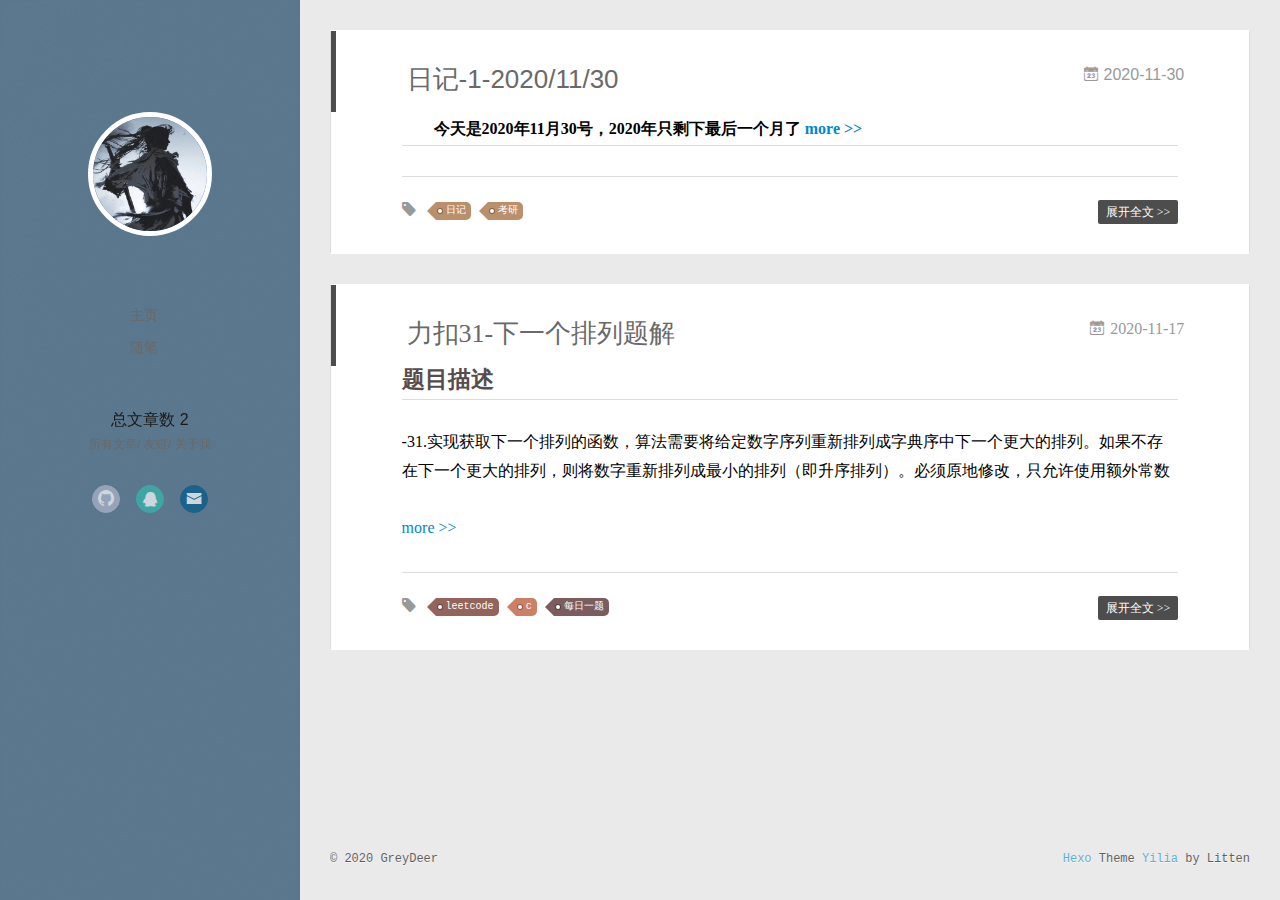
<file: index.html>
<!DOCTYPE html>
<html>
<head>
  <meta charset="utf-8">
  
  <meta name="renderer" content="webkit">
  <meta http-equiv="X-UA-Compatible" content="IE=edge" >
  <link rel="dns-prefetch" href="http://example.com">
  <title>GreyDeer的个人博客</title>
  <meta name="viewport" content="width=device-width, initial-scale=1, maximum-scale=1">
  <meta property="og:type" content="website">
<meta property="og:title" content="GreyDeer的个人博客">
<meta property="og:url" content="http://example.com/index.html">
<meta property="og:site_name" content="GreyDeer的个人博客">
<meta property="og:locale" content="zh_CN">
<meta property="article:author" content="GreyDeer">
<meta name="twitter:card" content="summary">
  
    <link rel="alternative" href="/atom.xml" title="GreyDeer的个人博客" type="application/atom+xml">
  
  
    <link rel="icon" href="/assets/logo.jpg">
  
  <link rel="stylesheet" type="text/css" href="/./main.0cf68a.css">
  <style type="text/css">
  
    #container.show {
      background: linear-gradient(200deg,#a0cfe4,#e8c37e);
    }
  </style>
  

  

<meta name="generator" content="Hexo 5.2.0"></head>

<body>
  <div id="container" q-class="show:isCtnShow">
    <canvas id="anm-canvas" class="anm-canvas"></canvas>
    <div class="left-col" q-class="show:isShow">
      
<div class="overlay" style="background: #00000"></div>
<div class="intrude-less">
	<header id="header" class="inner">
		
    <div id="ds-reset" class="ds-post-self">
    <div class="ds-avatar" >
    <img src="/assets/head.jpg">
    
		<hgroup>
		  <h1 class="header-author"><a href="/"></a></h1>
		</hgroup>
		

		<nav class="header-menu">
			<ul>
			
				<li><a href="/">主页</a></li>
	        
				<li><a href="/tags/%E9%9A%8F%E7%AC%94/">随笔</a></li>
	        
			</ul>
		</nav>
		<nav>
            总文章数 2
        </nav>
		<nav class="header-smart-menu">
    		
    			
    			<a q-on="click: openSlider(e, 'innerArchive')" href="javascript:void(0)">所有文章</a>
    			
            
    			
    			<a q-on="click: openSlider(e, 'friends')" href="javascript:void(0)">友链</a>
    			
            
    			
    			<a q-on="click: openSlider(e, 'aboutme')" href="javascript:void(0)">关于我</a>
    			
            
		</nav>
		<nav class="header-nav">
			<div class="social">
				
					<a class="github" target="_blank" href="/github.com/GreyDeer" title="github"><i class="icon-github"></i></a>
		        
					<a class="qq" target="_blank" href="tencent://message/?uin=3108607758" title="qq"><i class="icon-qq"></i></a>
		        
					<a class="mail" target="_blank" href="mailto:3108607758@qq.com" title="mail"><i class="icon-mail"></i></a>
		        
			</div>
				
	
		</nav>
	</header>		
</div>

    </div>
    <div class="mid-col" q-class="show:isShow,hide:isShow|isFalse">
      
<nav id="mobile-nav">
  	<div class="overlay js-overlay" style="background: #00000"></div>
	<div class="btnctn js-mobile-btnctn">
  		<div class="slider-trigger list" q-on="click: openSlider(e)"><i class="icon icon-sort"></i></div>
	</div>
	<div class="intrude-less">
		<header id="header" class="inner">
			<div class="profilepic">
				<img src="/assets/head.jpg" class="js-avatar">
			</div>
			<hgroup>
			  <h1 class="header-author js-header-author"></h1>
			</hgroup>
			
			
			
				
			
				
			
			
			
			<nav class="header-nav">
				<div class="social">
					
						<a class="github" target="_blank" href="/github.com/GreyDeer" title="github"><i class="icon-github"></i></a>
			        
						<a class="qq" target="_blank" href="tencent://message/?uin=3108607758" title="qq"><i class="icon-qq"></i></a>
			        
						<a class="mail" target="_blank" href="mailto:3108607758@qq.com" title="mail"><i class="icon-mail"></i></a>
			        
				</div>
			</nav>

			<nav class="header-menu js-header-menu">
				<ul style="width: 50%">
				
				
					<li style="width: 50%"><a href="/">主页</a></li>
		        
					<li style="width: 50%"><a href="/tags/%E9%9A%8F%E7%AC%94/">随笔</a></li>
		        
				</ul>
			</nav>
		</header>				
	</div>
	<div class="mobile-mask" style="display:none" q-show="isShow"></div>
</nav>

      <div id="wrapper" class="body-wrap">
        <div class="menu-l">
          <div class="canvas-wrap">
            <canvas data-colors="#eaeaea" data-sectionHeight="100" data-contentId="js-content" id="myCanvas1" class="anm-canvas"></canvas>
          </div>
          <div id="js-content" class="content-ll">
            
  
    <article id="post-日记-1-2020-11-30" class="article article-type-post  article-index" itemscope itemprop="blogPost">
  <div class="article-inner">
    
      <header class="article-header">
        
  
    <h1 itemprop="name">
      <a class="article-title" href="/2020/11/30/%E6%97%A5%E8%AE%B0-1-2020-11-30/">日记-1-2020/11/30</a>
    </h1>
  

        <!--显示阅读次数-->
		
		<!--显示阅读次数完毕-->
        
        <a href="/2020/11/30/%E6%97%A5%E8%AE%B0-1-2020-11-30/" class="archive-article-date">
  	<time datetime="2020-11-30T10:46:35.000Z" itemprop="datePublished"><i class="icon-calendar icon"></i>2020-11-30</time>
</a>
        
      </header>
    
    <div class="article-entry" itemprop="articleBody">
      
        <h2 id="emsp-emsp-今天是2020年11月30号，2020年只剩下最后一个月了，从4月开始看到网上的考研上岸经验贴到现在已经过去了八个月，从第一次看经验贴到现在，虽然已经读过很多篇但是每次都还是抑制不住内心的澎湃悸动，我时常在想如果自己也能像他们一样收到理想大学的硕士研究生录取通知书，高考后，我一直觉得自己的分数已经很理想了，但是看到这些上岸的双一流名校的大佬们还在自嘲“菜鸡”，我倍感惭愧，作为一个双非学校资质平平毫无亮点的学生，我没有资格沾沾自喜，但也没必要因为此颓丧，少年人应该有勇气不怕失败去拼搏，人年少时失败的成本是很低的，但是成功的收货很丰硕，既然前人已经开拓出了跨向计算机的道路，证实了跨考的可行性，我就不应该再畏惧，从暑假开始，我开始拾起了大一学过的C语言知识，读完《c-primer-plus》收获颇丰，也感谢大一认真学习c的自己，虽然后来才知道学的很浅，但兴趣种子已经在我心里种下，如今它已经破壁萌发了，现在已经进行到了《数据结构》的末尾，计划将在12月中旬结束并开始《操作系统》的学习。"><a href="#emsp-emsp-今天是2020年11月30号，2020年只剩下最后一个月了，从4月开始看到网上的考研上岸经验贴到现在已经过去了八个月，从第一次看经验贴到现在，虽然已经读过很多篇但是每次都还是抑制不住内心的澎湃悸动，我时常在想如果自己也能像他们一样收到理想大学的硕士研究生录取通知书，高考后，我一直觉得自己的分数已经很理想了，但是看到这些上岸的双一流名校的大佬们还在自嘲“菜鸡”，我倍感惭愧，作为一个双非学校资质平平毫无亮点的学生，我没有资格沾沾自喜，但也没必要因为此颓丧，少年人应该有勇气不怕失败去拼搏，人年少时失败的成本是很低的，但是成功的收货很丰硕，既然前人已经开拓出了跨向计算机的道路，证实了跨考的可行性，我就不应该再畏惧，从暑假开始，我开始拾起了大一学过的C语言知识，读完《c-primer-plus》收获颇丰，也感谢大一认真学习c的自己，虽然后来才知道学的很浅，但兴趣种子已经在我心里种下，如今它已经破壁萌发了，现在已经进行到了《数据结构》的末尾，计划将在12月中旬结束并开始《操作系统》的学习。" class="headerlink" title="&emsp;&emsp;今天是2020年11月30号，2020年只剩下最后一个月了，从4月开始看到网上的考研上岸经验贴到现在已经过去了八个月，从第一次看经验贴到现在，虽然已经读过很多篇但是每次都还是抑制不住内心的澎湃悸动，我时常在想如果自己也能像他们一样收到理想大学的硕士研究生录取通知书，高考后，我一直觉得自己的分数已经很理想了，但是看到这些上岸的双一流名校的大佬们还在自嘲“菜鸡”，我倍感惭愧，作为一个双非学校资质平平毫无亮点的学生，我没有资格沾沾自喜，但也没必要因为此颓丧，少年人应该有勇气不怕失败去拼搏，人年少时失败的成本是很低的，但是成功的收货很丰硕，既然前人已经开拓出了跨向计算机的道路，证实了跨考的可行性，我就不应该再畏惧，从暑假开始，我开始拾起了大一学过的C语言知识，读完《c primer plus》收获颇丰，也感谢大一认真学习c的自己，虽然后来才知道学的很浅，但兴趣种子已经在我心里种下，如今它已经破壁萌发了，现在已经进行到了《数据结构》的末尾，计划将在12月中旬结束并开始《操作系统》的学习。"></a><font color= black size=3 face="微软雅黑">&emsp;&emsp;今天是2020年11月30号，2020年只剩下最后一个月了
        
          <a class="article-more-a" href="/2020/11/30/%E6%97%A5%E8%AE%B0-1-2020-11-30/#more">more >></a>
        
      

      
    </div>
    <div class="article-info article-info-index">
      
      
	<div class="article-tag tagcloud">
		<i class="icon-price-tags icon"></i>
		<ul class="article-tag-list">
			 
        		<li class="article-tag-list-item">
        			<a href="javascript:void(0)" class="js-tag article-tag-list-link color3">日记</a>
        		</li>
      		 
        		<li class="article-tag-list-item">
        			<a href="javascript:void(0)" class="js-tag article-tag-list-link color3">考研</a>
        		</li>
      		
		</ul>
	</div>

      

      
        <p class="article-more-link">
          <a class="article-more-a" href="/2020/11/30/%E6%97%A5%E8%AE%B0-1-2020-11-30/">展开全文 >></a>
        </p>
      

      
      <div class="clearfix"></div>
    </div>
  </div>
</article>

<aside class="wrap-side-operation">
    <div class="mod-side-operation">
        
        <div class="jump-container" id="js-jump-container" style="display:none;">
            <a href="javascript:void(0)" class="mod-side-operation__jump-to-top">
                <i class="icon-font icon-back"></i>
            </a>
            <div id="js-jump-plan-container" class="jump-plan-container" style="top: -11px;">
                <i class="icon-font icon-plane jump-plane"></i>
            </div>
        </div>
        
        
    </div>
</aside>




  
    <article id="post-力扣31-下一个排列题解" class="article article-type-post  article-index" itemscope itemprop="blogPost">
  <div class="article-inner">
    
      <header class="article-header">
        
  
    <h1 itemprop="name">
      <a class="article-title" href="/2020/11/17/%E5%8A%9B%E6%89%A331-%E4%B8%8B%E4%B8%80%E4%B8%AA%E6%8E%92%E5%88%97%E9%A2%98%E8%A7%A3/">力扣31-下一个排列题解</a>
    </h1>
  

        <!--显示阅读次数-->
		
		<!--显示阅读次数完毕-->
        
        <a href="/2020/11/17/%E5%8A%9B%E6%89%A331-%E4%B8%8B%E4%B8%80%E4%B8%AA%E6%8E%92%E5%88%97%E9%A2%98%E8%A7%A3/" class="archive-article-date">
  	<time datetime="2020-11-17T15:01:38.000Z" itemprop="datePublished"><i class="icon-calendar icon"></i>2020-11-17</time>
</a>
        
      </header>
    
    <div class="article-entry" itemprop="articleBody">
      
        <h2 id="题目描述"><a href="#题目描述" class="headerlink" title="题目描述"></a>题目描述</h2><p>-31.实现获取下一个排列的函数，算法需要将给定数字序列重新排列成字典序中下一个更大的排列。如果不存在下一个更大的排列，则将数字重新排列成最小的排列（即升序排列）。必须原地修改，只允许使用额外常数</p>
        
          <a class="article-more-a" href="/2020/11/17/%E5%8A%9B%E6%89%A331-%E4%B8%8B%E4%B8%80%E4%B8%AA%E6%8E%92%E5%88%97%E9%A2%98%E8%A7%A3/#more">more >></a>
        
      

      
    </div>
    <div class="article-info article-info-index">
      
      
	<div class="article-tag tagcloud">
		<i class="icon-price-tags icon"></i>
		<ul class="article-tag-list">
			 
        		<li class="article-tag-list-item">
        			<a href="javascript:void(0)" class="js-tag article-tag-list-link color4">leetcode</a>
        		</li>
      		 
        		<li class="article-tag-list-item">
        			<a href="javascript:void(0)" class="js-tag article-tag-list-link color2">c</a>
        		</li>
      		 
        		<li class="article-tag-list-item">
        			<a href="javascript:void(0)" class="js-tag article-tag-list-link color5">每日一题</a>
        		</li>
      		
		</ul>
	</div>

      

      
        <p class="article-more-link">
          <a class="article-more-a" href="/2020/11/17/%E5%8A%9B%E6%89%A331-%E4%B8%8B%E4%B8%80%E4%B8%AA%E6%8E%92%E5%88%97%E9%A2%98%E8%A7%A3/">展开全文 >></a>
        </p>
      

      
      <div class="clearfix"></div>
    </div>
  </div>
</article>

<aside class="wrap-side-operation">
    <div class="mod-side-operation">
        
        <div class="jump-container" id="js-jump-container" style="display:none;">
            <a href="javascript:void(0)" class="mod-side-operation__jump-to-top">
                <i class="icon-font icon-back"></i>
            </a>
            <div id="js-jump-plan-container" class="jump-plan-container" style="top: -11px;">
                <i class="icon-font icon-plane jump-plane"></i>
            </div>
        </div>
        
        
    </div>
</aside>




  
  


          </div>
        </div>
      </div>
      <footer id="footer">
  <div class="outer">
    <div id="footer-info">
    	<div class="footer-left">
    		&copy; 2020 GreyDeer
    	</div>
      	<div class="footer-right">
      		<a href="http://hexo.io/" target="_blank">Hexo</a>  Theme <a href="https://github.com/litten/hexo-theme-yilia" target="_blank">Yilia</a> by Litten
      	</div>
    </div>
  </div>
</footer>

<!--页面点击小红心-->
<script type="text/javascript" src="/love.js"></script>
    </div>
    <script>
	var yiliaConfig = {
		mathjax: false,
		isHome: true,
		isPost: false,
		isArchive: false,
		isTag: false,
		isCategory: false,
		open_in_new: true,
		toc_hide_index: true,
		root: "/",
		innerArchive: true,
		showTags: false
	}
</script>

<script>!function(t){function n(e){if(r[e])return r[e].exports;var i=r[e]={exports:{},id:e,loaded:!1};return t[e].call(i.exports,i,i.exports,n),i.loaded=!0,i.exports}var r={};n.m=t,n.c=r,n.p="./",n(0)}([function(t,n,r){r(195),t.exports=r(191)},function(t,n,r){var e=r(3),i=r(52),o=r(27),u=r(28),c=r(53),f="prototype",a=function(t,n,r){var s,l,h,v,p=t&a.F,d=t&a.G,y=t&a.S,g=t&a.P,b=t&a.B,m=d?e:y?e[n]||(e[n]={}):(e[n]||{})[f],x=d?i:i[n]||(i[n]={}),w=x[f]||(x[f]={});d&&(r=n);for(s in r)l=!p&&m&&void 0!==m[s],h=(l?m:r)[s],v=b&&l?c(h,e):g&&"function"==typeof h?c(Function.call,h):h,m&&u(m,s,h,t&a.U),x[s]!=h&&o(x,s,v),g&&w[s]!=h&&(w[s]=h)};e.core=i,a.F=1,a.G=2,a.S=4,a.P=8,a.B=16,a.W=32,a.U=64,a.R=128,t.exports=a},function(t,n,r){var e=r(6);t.exports=function(t){if(!e(t))throw TypeError(t+" is not an object!");return t}},function(t,n){var r=t.exports="undefined"!=typeof window&&window.Math==Math?window:"undefined"!=typeof self&&self.Math==Math?self:Function("return this")();"number"==typeof __g&&(__g=r)},function(t,n){t.exports=function(t){try{return!!t()}catch(t){return!0}}},function(t,n){var r=t.exports="undefined"!=typeof window&&window.Math==Math?window:"undefined"!=typeof self&&self.Math==Math?self:Function("return this")();"number"==typeof __g&&(__g=r)},function(t,n){t.exports=function(t){return"object"==typeof t?null!==t:"function"==typeof t}},function(t,n,r){var e=r(126)("wks"),i=r(76),o=r(3).Symbol,u="function"==typeof o;(t.exports=function(t){return e[t]||(e[t]=u&&o[t]||(u?o:i)("Symbol."+t))}).store=e},function(t,n){var r={}.hasOwnProperty;t.exports=function(t,n){return r.call(t,n)}},function(t,n,r){var e=r(94),i=r(33);t.exports=function(t){return e(i(t))}},function(t,n,r){t.exports=!r(4)(function(){return 7!=Object.defineProperty({},"a",{get:function(){return 7}}).a})},function(t,n,r){var e=r(2),i=r(167),o=r(50),u=Object.defineProperty;n.f=r(10)?Object.defineProperty:function(t,n,r){if(e(t),n=o(n,!0),e(r),i)try{return u(t,n,r)}catch(t){}if("get"in r||"set"in r)throw TypeError("Accessors not supported!");return"value"in r&&(t[n]=r.value),t}},function(t,n,r){t.exports=!r(18)(function(){return 7!=Object.defineProperty({},"a",{get:function(){return 7}}).a})},function(t,n,r){var e=r(14),i=r(22);t.exports=r(12)?function(t,n,r){return e.f(t,n,i(1,r))}:function(t,n,r){return t[n]=r,t}},function(t,n,r){var e=r(20),i=r(58),o=r(42),u=Object.defineProperty;n.f=r(12)?Object.defineProperty:function(t,n,r){if(e(t),n=o(n,!0),e(r),i)try{return u(t,n,r)}catch(t){}if("get"in r||"set"in r)throw TypeError("Accessors not supported!");return"value"in r&&(t[n]=r.value),t}},function(t,n,r){var e=r(40)("wks"),i=r(23),o=r(5).Symbol,u="function"==typeof o;(t.exports=function(t){return e[t]||(e[t]=u&&o[t]||(u?o:i)("Symbol."+t))}).store=e},function(t,n,r){var e=r(67),i=Math.min;t.exports=function(t){return t>0?i(e(t),9007199254740991):0}},function(t,n,r){var e=r(46);t.exports=function(t){return Object(e(t))}},function(t,n){t.exports=function(t){try{return!!t()}catch(t){return!0}}},function(t,n,r){var e=r(63),i=r(34);t.exports=Object.keys||function(t){return e(t,i)}},function(t,n,r){var e=r(21);t.exports=function(t){if(!e(t))throw TypeError(t+" is not an object!");return t}},function(t,n){t.exports=function(t){return"object"==typeof t?null!==t:"function"==typeof t}},function(t,n){t.exports=function(t,n){return{enumerable:!(1&t),configurable:!(2&t),writable:!(4&t),value:n}}},function(t,n){var r=0,e=Math.random();t.exports=function(t){return"Symbol(".concat(void 0===t?"":t,")_",(++r+e).toString(36))}},function(t,n){var r={}.hasOwnProperty;t.exports=function(t,n){return r.call(t,n)}},function(t,n){var r=t.exports={version:"2.4.0"};"number"==typeof __e&&(__e=r)},function(t,n){t.exports=function(t){if("function"!=typeof t)throw TypeError(t+" is not a function!");return t}},function(t,n,r){var e=r(11),i=r(66);t.exports=r(10)?function(t,n,r){return e.f(t,n,i(1,r))}:function(t,n,r){return t[n]=r,t}},function(t,n,r){var e=r(3),i=r(27),o=r(24),u=r(76)("src"),c="toString",f=Function[c],a=(""+f).split(c);r(52).inspectSource=function(t){return f.call(t)},(t.exports=function(t,n,r,c){var f="function"==typeof r;f&&(o(r,"name")||i(r,"name",n)),t[n]!==r&&(f&&(o(r,u)||i(r,u,t[n]?""+t[n]:a.join(String(n)))),t===e?t[n]=r:c?t[n]?t[n]=r:i(t,n,r):(delete t[n],i(t,n,r)))})(Function.prototype,c,function(){return"function"==typeof this&&this[u]||f.call(this)})},function(t,n,r){var e=r(1),i=r(4),o=r(46),u=function(t,n,r,e){var i=String(o(t)),u="<"+n;return""!==r&&(u+=" "+r+'="'+String(e).replace(/"/g,"&quot;")+'"'),u+">"+i+"</"+n+">"};t.exports=function(t,n){var r={};r[t]=n(u),e(e.P+e.F*i(function(){var n=""[t]('"');return n!==n.toLowerCase()||n.split('"').length>3}),"String",r)}},function(t,n,r){var e=r(115),i=r(46);t.exports=function(t){return e(i(t))}},function(t,n,r){var e=r(116),i=r(66),o=r(30),u=r(50),c=r(24),f=r(167),a=Object.getOwnPropertyDescriptor;n.f=r(10)?a:function(t,n){if(t=o(t),n=u(n,!0),f)try{return a(t,n)}catch(t){}if(c(t,n))return i(!e.f.call(t,n),t[n])}},function(t,n,r){var e=r(24),i=r(17),o=r(145)("IE_PROTO"),u=Object.prototype;t.exports=Object.getPrototypeOf||function(t){return t=i(t),e(t,o)?t[o]:"function"==typeof t.constructor&&t instanceof t.constructor?t.constructor.prototype:t instanceof Object?u:null}},function(t,n){t.exports=function(t){if(void 0==t)throw TypeError("Can't call method on  "+t);return t}},function(t,n){t.exports="constructor,hasOwnProperty,isPrototypeOf,propertyIsEnumerable,toLocaleString,toString,valueOf".split(",")},function(t,n){t.exports={}},function(t,n){t.exports=!0},function(t,n){n.f={}.propertyIsEnumerable},function(t,n,r){var e=r(14).f,i=r(8),o=r(15)("toStringTag");t.exports=function(t,n,r){t&&!i(t=r?t:t.prototype,o)&&e(t,o,{configurable:!0,value:n})}},function(t,n,r){var e=r(40)("keys"),i=r(23);t.exports=function(t){return e[t]||(e[t]=i(t))}},function(t,n,r){var e=r(5),i="__core-js_shared__",o=e[i]||(e[i]={});t.exports=function(t){return o[t]||(o[t]={})}},function(t,n){var r=Math.ceil,e=Math.floor;t.exports=function(t){return isNaN(t=+t)?0:(t>0?e:r)(t)}},function(t,n,r){var e=r(21);t.exports=function(t,n){if(!e(t))return t;var r,i;if(n&&"function"==typeof(r=t.toString)&&!e(i=r.call(t)))return i;if("function"==typeof(r=t.valueOf)&&!e(i=r.call(t)))return i;if(!n&&"function"==typeof(r=t.toString)&&!e(i=r.call(t)))return i;throw TypeError("Can't convert object to primitive value")}},function(t,n,r){var e=r(5),i=r(25),o=r(36),u=r(44),c=r(14).f;t.exports=function(t){var n=i.Symbol||(i.Symbol=o?{}:e.Symbol||{});"_"==t.charAt(0)||t in n||c(n,t,{value:u.f(t)})}},function(t,n,r){n.f=r(15)},function(t,n){var r={}.toString;t.exports=function(t){return r.call(t).slice(8,-1)}},function(t,n){t.exports=function(t){if(void 0==t)throw TypeError("Can't call method on  "+t);return t}},function(t,n,r){var e=r(4);t.exports=function(t,n){return!!t&&e(function(){n?t.call(null,function(){},1):t.call(null)})}},function(t,n,r){var e=r(53),i=r(115),o=r(17),u=r(16),c=r(203);t.exports=function(t,n){var r=1==t,f=2==t,a=3==t,s=4==t,l=6==t,h=5==t||l,v=n||c;return function(n,c,p){for(var d,y,g=o(n),b=i(g),m=e(c,p,3),x=u(b.length),w=0,S=r?v(n,x):f?v(n,0):void 0;x>w;w++)if((h||w in b)&&(d=b[w],y=m(d,w,g),t))if(r)S[w]=y;else if(y)switch(t){case 3:return!0;case 5:return d;case 6:return w;case 2:S.push(d)}else if(s)return!1;return l?-1:a||s?s:S}}},function(t,n,r){var e=r(1),i=r(52),o=r(4);t.exports=function(t,n){var r=(i.Object||{})[t]||Object[t],u={};u[t]=n(r),e(e.S+e.F*o(function(){r(1)}),"Object",u)}},function(t,n,r){var e=r(6);t.exports=function(t,n){if(!e(t))return t;var r,i;if(n&&"function"==typeof(r=t.toString)&&!e(i=r.call(t)))return i;if("function"==typeof(r=t.valueOf)&&!e(i=r.call(t)))return i;if(!n&&"function"==typeof(r=t.toString)&&!e(i=r.call(t)))return i;throw TypeError("Can't convert object to primitive value")}},function(t,n,r){var e=r(5),i=r(25),o=r(91),u=r(13),c="prototype",f=function(t,n,r){var a,s,l,h=t&f.F,v=t&f.G,p=t&f.S,d=t&f.P,y=t&f.B,g=t&f.W,b=v?i:i[n]||(i[n]={}),m=b[c],x=v?e:p?e[n]:(e[n]||{})[c];v&&(r=n);for(a in r)(s=!h&&x&&void 0!==x[a])&&a in b||(l=s?x[a]:r[a],b[a]=v&&"function"!=typeof x[a]?r[a]:y&&s?o(l,e):g&&x[a]==l?function(t){var n=function(n,r,e){if(this instanceof t){switch(arguments.length){case 0:return new t;case 1:return new t(n);case 2:return new t(n,r)}return new t(n,r,e)}return t.apply(this,arguments)};return n[c]=t[c],n}(l):d&&"function"==typeof l?o(Function.call,l):l,d&&((b.virtual||(b.virtual={}))[a]=l,t&f.R&&m&&!m[a]&&u(m,a,l)))};f.F=1,f.G=2,f.S=4,f.P=8,f.B=16,f.W=32,f.U=64,f.R=128,t.exports=f},function(t,n){var r=t.exports={version:"2.4.0"};"number"==typeof __e&&(__e=r)},function(t,n,r){var e=r(26);t.exports=function(t,n,r){if(e(t),void 0===n)return t;switch(r){case 1:return function(r){return t.call(n,r)};case 2:return function(r,e){return t.call(n,r,e)};case 3:return function(r,e,i){return t.call(n,r,e,i)}}return function(){return t.apply(n,arguments)}}},function(t,n,r){var e=r(183),i=r(1),o=r(126)("metadata"),u=o.store||(o.store=new(r(186))),c=function(t,n,r){var i=u.get(t);if(!i){if(!r)return;u.set(t,i=new e)}var o=i.get(n);if(!o){if(!r)return;i.set(n,o=new e)}return o},f=function(t,n,r){var e=c(n,r,!1);return void 0!==e&&e.has(t)},a=function(t,n,r){var e=c(n,r,!1);return void 0===e?void 0:e.get(t)},s=function(t,n,r,e){c(r,e,!0).set(t,n)},l=function(t,n){var r=c(t,n,!1),e=[];return r&&r.forEach(function(t,n){e.push(n)}),e},h=function(t){return void 0===t||"symbol"==typeof t?t:String(t)},v=function(t){i(i.S,"Reflect",t)};t.exports={store:u,map:c,has:f,get:a,set:s,keys:l,key:h,exp:v}},function(t,n,r){"use strict";if(r(10)){var e=r(69),i=r(3),o=r(4),u=r(1),c=r(127),f=r(152),a=r(53),s=r(68),l=r(66),h=r(27),v=r(73),p=r(67),d=r(16),y=r(75),g=r(50),b=r(24),m=r(180),x=r(114),w=r(6),S=r(17),_=r(137),O=r(70),E=r(32),P=r(71).f,j=r(154),F=r(76),M=r(7),A=r(48),N=r(117),T=r(146),I=r(155),k=r(80),L=r(123),R=r(74),C=r(130),D=r(160),U=r(11),W=r(31),G=U.f,B=W.f,V=i.RangeError,z=i.TypeError,q=i.Uint8Array,K="ArrayBuffer",J="Shared"+K,Y="BYTES_PER_ELEMENT",H="prototype",$=Array[H],X=f.ArrayBuffer,Q=f.DataView,Z=A(0),tt=A(2),nt=A(3),rt=A(4),et=A(5),it=A(6),ot=N(!0),ut=N(!1),ct=I.values,ft=I.keys,at=I.entries,st=$.lastIndexOf,lt=$.reduce,ht=$.reduceRight,vt=$.join,pt=$.sort,dt=$.slice,yt=$.toString,gt=$.toLocaleString,bt=M("iterator"),mt=M("toStringTag"),xt=F("typed_constructor"),wt=F("def_constructor"),St=c.CONSTR,_t=c.TYPED,Ot=c.VIEW,Et="Wrong length!",Pt=A(1,function(t,n){return Tt(T(t,t[wt]),n)}),jt=o(function(){return 1===new q(new Uint16Array([1]).buffer)[0]}),Ft=!!q&&!!q[H].set&&o(function(){new q(1).set({})}),Mt=function(t,n){if(void 0===t)throw z(Et);var r=+t,e=d(t);if(n&&!m(r,e))throw V(Et);return e},At=function(t,n){var r=p(t);if(r<0||r%n)throw V("Wrong offset!");return r},Nt=function(t){if(w(t)&&_t in t)return t;throw z(t+" is not a typed array!")},Tt=function(t,n){if(!(w(t)&&xt in t))throw z("It is not a typed array constructor!");return new t(n)},It=function(t,n){return kt(T(t,t[wt]),n)},kt=function(t,n){for(var r=0,e=n.length,i=Tt(t,e);e>r;)i[r]=n[r++];return i},Lt=function(t,n,r){G(t,n,{get:function(){return this._d[r]}})},Rt=function(t){var n,r,e,i,o,u,c=S(t),f=arguments.length,s=f>1?arguments[1]:void 0,l=void 0!==s,h=j(c);if(void 0!=h&&!_(h)){for(u=h.call(c),e=[],n=0;!(o=u.next()).done;n++)e.push(o.value);c=e}for(l&&f>2&&(s=a(s,arguments[2],2)),n=0,r=d(c.length),i=Tt(this,r);r>n;n++)i[n]=l?s(c[n],n):c[n];return i},Ct=function(){for(var t=0,n=arguments.length,r=Tt(this,n);n>t;)r[t]=arguments[t++];return r},Dt=!!q&&o(function(){gt.call(new q(1))}),Ut=function(){return gt.apply(Dt?dt.call(Nt(this)):Nt(this),arguments)},Wt={copyWithin:function(t,n){return D.call(Nt(this),t,n,arguments.length>2?arguments[2]:void 0)},every:function(t){return rt(Nt(this),t,arguments.length>1?arguments[1]:void 0)},fill:function(t){return C.apply(Nt(this),arguments)},filter:function(t){return It(this,tt(Nt(this),t,arguments.length>1?arguments[1]:void 0))},find:function(t){return et(Nt(this),t,arguments.length>1?arguments[1]:void 0)},findIndex:function(t){return it(Nt(this),t,arguments.length>1?arguments[1]:void 0)},forEach:function(t){Z(Nt(this),t,arguments.length>1?arguments[1]:void 0)},indexOf:function(t){return ut(Nt(this),t,arguments.length>1?arguments[1]:void 0)},includes:function(t){return ot(Nt(this),t,arguments.length>1?arguments[1]:void 0)},join:function(t){return vt.apply(Nt(this),arguments)},lastIndexOf:function(t){return st.apply(Nt(this),arguments)},map:function(t){return Pt(Nt(this),t,arguments.length>1?arguments[1]:void 0)},reduce:function(t){return lt.apply(Nt(this),arguments)},reduceRight:function(t){return ht.apply(Nt(this),arguments)},reverse:function(){for(var t,n=this,r=Nt(n).length,e=Math.floor(r/2),i=0;i<e;)t=n[i],n[i++]=n[--r],n[r]=t;return n},some:function(t){return nt(Nt(this),t,arguments.length>1?arguments[1]:void 0)},sort:function(t){return pt.call(Nt(this),t)},subarray:function(t,n){var r=Nt(this),e=r.length,i=y(t,e);return new(T(r,r[wt]))(r.buffer,r.byteOffset+i*r.BYTES_PER_ELEMENT,d((void 0===n?e:y(n,e))-i))}},Gt=function(t,n){return It(this,dt.call(Nt(this),t,n))},Bt=function(t){Nt(this);var n=At(arguments[1],1),r=this.length,e=S(t),i=d(e.length),o=0;if(i+n>r)throw V(Et);for(;o<i;)this[n+o]=e[o++]},Vt={entries:function(){return at.call(Nt(this))},keys:function(){return ft.call(Nt(this))},values:function(){return ct.call(Nt(this))}},zt=function(t,n){return w(t)&&t[_t]&&"symbol"!=typeof n&&n in t&&String(+n)==String(n)},qt=function(t,n){return zt(t,n=g(n,!0))?l(2,t[n]):B(t,n)},Kt=function(t,n,r){return!(zt(t,n=g(n,!0))&&w(r)&&b(r,"value"))||b(r,"get")||b(r,"set")||r.configurable||b(r,"writable")&&!r.writable||b(r,"enumerable")&&!r.enumerable?G(t,n,r):(t[n]=r.value,t)};St||(W.f=qt,U.f=Kt),u(u.S+u.F*!St,"Object",{getOwnPropertyDescriptor:qt,defineProperty:Kt}),o(function(){yt.call({})})&&(yt=gt=function(){return vt.call(this)});var Jt=v({},Wt);v(Jt,Vt),h(Jt,bt,Vt.values),v(Jt,{slice:Gt,set:Bt,constructor:function(){},toString:yt,toLocaleString:Ut}),Lt(Jt,"buffer","b"),Lt(Jt,"byteOffset","o"),Lt(Jt,"byteLength","l"),Lt(Jt,"length","e"),G(Jt,mt,{get:function(){return this[_t]}}),t.exports=function(t,n,r,f){f=!!f;var a=t+(f?"Clamped":"")+"Array",l="Uint8Array"!=a,v="get"+t,p="set"+t,y=i[a],g=y||{},b=y&&E(y),m=!y||!c.ABV,S={},_=y&&y[H],j=function(t,r){var e=t._d;return e.v[v](r*n+e.o,jt)},F=function(t,r,e){var i=t._d;f&&(e=(e=Math.round(e))<0?0:e>255?255:255&e),i.v[p](r*n+i.o,e,jt)},M=function(t,n){G(t,n,{get:function(){return j(this,n)},set:function(t){return F(this,n,t)},enumerable:!0})};m?(y=r(function(t,r,e,i){s(t,y,a,"_d");var o,u,c,f,l=0,v=0;if(w(r)){if(!(r instanceof X||(f=x(r))==K||f==J))return _t in r?kt(y,r):Rt.call(y,r);o=r,v=At(e,n);var p=r.byteLength;if(void 0===i){if(p%n)throw V(Et);if((u=p-v)<0)throw V(Et)}else if((u=d(i)*n)+v>p)throw V(Et);c=u/n}else c=Mt(r,!0),u=c*n,o=new X(u);for(h(t,"_d",{b:o,o:v,l:u,e:c,v:new Q(o)});l<c;)M(t,l++)}),_=y[H]=O(Jt),h(_,"constructor",y)):L(function(t){new y(null),new y(t)},!0)||(y=r(function(t,r,e,i){s(t,y,a);var o;return w(r)?r instanceof X||(o=x(r))==K||o==J?void 0!==i?new g(r,At(e,n),i):void 0!==e?new g(r,At(e,n)):new g(r):_t in r?kt(y,r):Rt.call(y,r):new g(Mt(r,l))}),Z(b!==Function.prototype?P(g).concat(P(b)):P(g),function(t){t in y||h(y,t,g[t])}),y[H]=_,e||(_.constructor=y));var A=_[bt],N=!!A&&("values"==A.name||void 0==A.name),T=Vt.values;h(y,xt,!0),h(_,_t,a),h(_,Ot,!0),h(_,wt,y),(f?new y(1)[mt]==a:mt in _)||G(_,mt,{get:function(){return a}}),S[a]=y,u(u.G+u.W+u.F*(y!=g),S),u(u.S,a,{BYTES_PER_ELEMENT:n,from:Rt,of:Ct}),Y in _||h(_,Y,n),u(u.P,a,Wt),R(a),u(u.P+u.F*Ft,a,{set:Bt}),u(u.P+u.F*!N,a,Vt),u(u.P+u.F*(_.toString!=yt),a,{toString:yt}),u(u.P+u.F*o(function(){new y(1).slice()}),a,{slice:Gt}),u(u.P+u.F*(o(function(){return[1,2].toLocaleString()!=new y([1,2]).toLocaleString()})||!o(function(){_.toLocaleString.call([1,2])})),a,{toLocaleString:Ut}),k[a]=N?A:T,e||N||h(_,bt,T)}}else t.exports=function(){}},function(t,n){var r={}.toString;t.exports=function(t){return r.call(t).slice(8,-1)}},function(t,n,r){var e=r(21),i=r(5).document,o=e(i)&&e(i.createElement);t.exports=function(t){return o?i.createElement(t):{}}},function(t,n,r){t.exports=!r(12)&&!r(18)(function(){return 7!=Object.defineProperty(r(57)("div"),"a",{get:function(){return 7}}).a})},function(t,n,r){"use strict";var e=r(36),i=r(51),o=r(64),u=r(13),c=r(8),f=r(35),a=r(96),s=r(38),l=r(103),h=r(15)("iterator"),v=!([].keys&&"next"in[].keys()),p="keys",d="values",y=function(){return this};t.exports=function(t,n,r,g,b,m,x){a(r,n,g);var w,S,_,O=function(t){if(!v&&t in F)return F[t];switch(t){case p:case d:return function(){return new r(this,t)}}return function(){return new r(this,t)}},E=n+" Iterator",P=b==d,j=!1,F=t.prototype,M=F[h]||F["@@iterator"]||b&&F[b],A=M||O(b),N=b?P?O("entries"):A:void 0,T="Array"==n?F.entries||M:M;if(T&&(_=l(T.call(new t)))!==Object.prototype&&(s(_,E,!0),e||c(_,h)||u(_,h,y)),P&&M&&M.name!==d&&(j=!0,A=function(){return M.call(this)}),e&&!x||!v&&!j&&F[h]||u(F,h,A),f[n]=A,f[E]=y,b)if(w={values:P?A:O(d),keys:m?A:O(p),entries:N},x)for(S in w)S in F||o(F,S,w[S]);else i(i.P+i.F*(v||j),n,w);return w}},function(t,n,r){var e=r(20),i=r(100),o=r(34),u=r(39)("IE_PROTO"),c=function(){},f="prototype",a=function(){var t,n=r(57)("iframe"),e=o.length;for(n.style.display="none",r(93).appendChild(n),n.src="javascript:",t=n.contentWindow.document,t.open(),t.write("<script>document.F=Object<\/script>"),t.close(),a=t.F;e--;)delete a[f][o[e]];return a()};t.exports=Object.create||function(t,n){var r;return null!==t?(c[f]=e(t),r=new c,c[f]=null,r[u]=t):r=a(),void 0===n?r:i(r,n)}},function(t,n,r){var e=r(63),i=r(34).concat("length","prototype");n.f=Object.getOwnPropertyNames||function(t){return e(t,i)}},function(t,n){n.f=Object.getOwnPropertySymbols},function(t,n,r){var e=r(8),i=r(9),o=r(90)(!1),u=r(39)("IE_PROTO");t.exports=function(t,n){var r,c=i(t),f=0,a=[];for(r in c)r!=u&&e(c,r)&&a.push(r);for(;n.length>f;)e(c,r=n[f++])&&(~o(a,r)||a.push(r));return a}},function(t,n,r){t.exports=r(13)},function(t,n,r){var e=r(76)("meta"),i=r(6),o=r(24),u=r(11).f,c=0,f=Object.isExtensible||function(){return!0},a=!r(4)(function(){return f(Object.preventExtensions({}))}),s=function(t){u(t,e,{value:{i:"O"+ ++c,w:{}}})},l=function(t,n){if(!i(t))return"symbol"==typeof t?t:("string"==typeof t?"S":"P")+t;if(!o(t,e)){if(!f(t))return"F";if(!n)return"E";s(t)}return t[e].i},h=function(t,n){if(!o(t,e)){if(!f(t))return!0;if(!n)return!1;s(t)}return t[e].w},v=function(t){return a&&p.NEED&&f(t)&&!o(t,e)&&s(t),t},p=t.exports={KEY:e,NEED:!1,fastKey:l,getWeak:h,onFreeze:v}},function(t,n){t.exports=function(t,n){return{enumerable:!(1&t),configurable:!(2&t),writable:!(4&t),value:n}}},function(t,n){var r=Math.ceil,e=Math.floor;t.exports=function(t){return isNaN(t=+t)?0:(t>0?e:r)(t)}},function(t,n){t.exports=function(t,n,r,e){if(!(t instanceof n)||void 0!==e&&e in t)throw TypeError(r+": incorrect invocation!");return t}},function(t,n){t.exports=!1},function(t,n,r){var e=r(2),i=r(173),o=r(133),u=r(145)("IE_PROTO"),c=function(){},f="prototype",a=function(){var t,n=r(132)("iframe"),e=o.length;for(n.style.display="none",r(135).appendChild(n),n.src="javascript:",t=n.contentWindow.document,t.open(),t.write("<script>document.F=Object<\/script>"),t.close(),a=t.F;e--;)delete a[f][o[e]];return a()};t.exports=Object.create||function(t,n){var r;return null!==t?(c[f]=e(t),r=new c,c[f]=null,r[u]=t):r=a(),void 0===n?r:i(r,n)}},function(t,n,r){var e=r(175),i=r(133).concat("length","prototype");n.f=Object.getOwnPropertyNames||function(t){return e(t,i)}},function(t,n,r){var e=r(175),i=r(133);t.exports=Object.keys||function(t){return e(t,i)}},function(t,n,r){var e=r(28);t.exports=function(t,n,r){for(var i in n)e(t,i,n[i],r);return t}},function(t,n,r){"use strict";var e=r(3),i=r(11),o=r(10),u=r(7)("species");t.exports=function(t){var n=e[t];o&&n&&!n[u]&&i.f(n,u,{configurable:!0,get:function(){return this}})}},function(t,n,r){var e=r(67),i=Math.max,o=Math.min;t.exports=function(t,n){return t=e(t),t<0?i(t+n,0):o(t,n)}},function(t,n){var r=0,e=Math.random();t.exports=function(t){return"Symbol(".concat(void 0===t?"":t,")_",(++r+e).toString(36))}},function(t,n,r){var e=r(33);t.exports=function(t){return Object(e(t))}},function(t,n,r){var e=r(7)("unscopables"),i=Array.prototype;void 0==i[e]&&r(27)(i,e,{}),t.exports=function(t){i[e][t]=!0}},function(t,n,r){var e=r(53),i=r(169),o=r(137),u=r(2),c=r(16),f=r(154),a={},s={},n=t.exports=function(t,n,r,l,h){var v,p,d,y,g=h?function(){return t}:f(t),b=e(r,l,n?2:1),m=0;if("function"!=typeof g)throw TypeError(t+" is not iterable!");if(o(g)){for(v=c(t.length);v>m;m++)if((y=n?b(u(p=t[m])[0],p[1]):b(t[m]))===a||y===s)return y}else for(d=g.call(t);!(p=d.next()).done;)if((y=i(d,b,p.value,n))===a||y===s)return y};n.BREAK=a,n.RETURN=s},function(t,n){t.exports={}},function(t,n,r){var e=r(11).f,i=r(24),o=r(7)("toStringTag");t.exports=function(t,n,r){t&&!i(t=r?t:t.prototype,o)&&e(t,o,{configurable:!0,value:n})}},function(t,n,r){var e=r(1),i=r(46),o=r(4),u=r(150),c="["+u+"]",f="​",a=RegExp("^"+c+c+"*"),s=RegExp(c+c+"*$"),l=function(t,n,r){var i={},c=o(function(){return!!u[t]()||f[t]()!=f}),a=i[t]=c?n(h):u[t];r&&(i[r]=a),e(e.P+e.F*c,"String",i)},h=l.trim=function(t,n){return t=String(i(t)),1&n&&(t=t.replace(a,"")),2&n&&(t=t.replace(s,"")),t};t.exports=l},function(t,n,r){t.exports={default:r(86),__esModule:!0}},function(t,n,r){t.exports={default:r(87),__esModule:!0}},function(t,n,r){"use strict";function e(t){return t&&t.__esModule?t:{default:t}}n.__esModule=!0;var i=r(84),o=e(i),u=r(83),c=e(u),f="function"==typeof c.default&&"symbol"==typeof o.default?function(t){return typeof t}:function(t){return t&&"function"==typeof c.default&&t.constructor===c.default&&t!==c.default.prototype?"symbol":typeof t};n.default="function"==typeof c.default&&"symbol"===f(o.default)?function(t){return void 0===t?"undefined":f(t)}:function(t){return t&&"function"==typeof c.default&&t.constructor===c.default&&t!==c.default.prototype?"symbol":void 0===t?"undefined":f(t)}},function(t,n,r){r(110),r(108),r(111),r(112),t.exports=r(25).Symbol},function(t,n,r){r(109),r(113),t.exports=r(44).f("iterator")},function(t,n){t.exports=function(t){if("function"!=typeof t)throw TypeError(t+" is not a function!");return t}},function(t,n){t.exports=function(){}},function(t,n,r){var e=r(9),i=r(106),o=r(105);t.exports=function(t){return function(n,r,u){var c,f=e(n),a=i(f.length),s=o(u,a);if(t&&r!=r){for(;a>s;)if((c=f[s++])!=c)return!0}else for(;a>s;s++)if((t||s in f)&&f[s]===r)return t||s||0;return!t&&-1}}},function(t,n,r){var e=r(88);t.exports=function(t,n,r){if(e(t),void 0===n)return t;switch(r){case 1:return function(r){return t.call(n,r)};case 2:return function(r,e){return t.call(n,r,e)};case 3:return function(r,e,i){return t.call(n,r,e,i)}}return function(){return t.apply(n,arguments)}}},function(t,n,r){var e=r(19),i=r(62),o=r(37);t.exports=function(t){var n=e(t),r=i.f;if(r)for(var u,c=r(t),f=o.f,a=0;c.length>a;)f.call(t,u=c[a++])&&n.push(u);return n}},function(t,n,r){t.exports=r(5).document&&document.documentElement},function(t,n,r){var e=r(56);t.exports=Object("z").propertyIsEnumerable(0)?Object:function(t){return"String"==e(t)?t.split(""):Object(t)}},function(t,n,r){var e=r(56);t.exports=Array.isArray||function(t){return"Array"==e(t)}},function(t,n,r){"use strict";var e=r(60),i=r(22),o=r(38),u={};r(13)(u,r(15)("iterator"),function(){return this}),t.exports=function(t,n,r){t.prototype=e(u,{next:i(1,r)}),o(t,n+" Iterator")}},function(t,n){t.exports=function(t,n){return{value:n,done:!!t}}},function(t,n,r){var e=r(19),i=r(9);t.exports=function(t,n){for(var r,o=i(t),u=e(o),c=u.length,f=0;c>f;)if(o[r=u[f++]]===n)return r}},function(t,n,r){var e=r(23)("meta"),i=r(21),o=r(8),u=r(14).f,c=0,f=Object.isExtensible||function(){return!0},a=!r(18)(function(){return f(Object.preventExtensions({}))}),s=function(t){u(t,e,{value:{i:"O"+ ++c,w:{}}})},l=function(t,n){if(!i(t))return"symbol"==typeof t?t:("string"==typeof t?"S":"P")+t;if(!o(t,e)){if(!f(t))return"F";if(!n)return"E";s(t)}return t[e].i},h=function(t,n){if(!o(t,e)){if(!f(t))return!0;if(!n)return!1;s(t)}return t[e].w},v=function(t){return a&&p.NEED&&f(t)&&!o(t,e)&&s(t),t},p=t.exports={KEY:e,NEED:!1,fastKey:l,getWeak:h,onFreeze:v}},function(t,n,r){var e=r(14),i=r(20),o=r(19);t.exports=r(12)?Object.defineProperties:function(t,n){i(t);for(var r,u=o(n),c=u.length,f=0;c>f;)e.f(t,r=u[f++],n[r]);return t}},function(t,n,r){var e=r(37),i=r(22),o=r(9),u=r(42),c=r(8),f=r(58),a=Object.getOwnPropertyDescriptor;n.f=r(12)?a:function(t,n){if(t=o(t),n=u(n,!0),f)try{return a(t,n)}catch(t){}if(c(t,n))return i(!e.f.call(t,n),t[n])}},function(t,n,r){var e=r(9),i=r(61).f,o={}.toString,u="object"==typeof window&&window&&Object.getOwnPropertyNames?Object.getOwnPropertyNames(window):[],c=function(t){try{return i(t)}catch(t){return u.slice()}};t.exports.f=function(t){return u&&"[object Window]"==o.call(t)?c(t):i(e(t))}},function(t,n,r){var e=r(8),i=r(77),o=r(39)("IE_PROTO"),u=Object.prototype;t.exports=Object.getPrototypeOf||function(t){return t=i(t),e(t,o)?t[o]:"function"==typeof t.constructor&&t instanceof t.constructor?t.constructor.prototype:t instanceof Object?u:null}},function(t,n,r){var e=r(41),i=r(33);t.exports=function(t){return function(n,r){var o,u,c=String(i(n)),f=e(r),a=c.length;return f<0||f>=a?t?"":void 0:(o=c.charCodeAt(f),o<55296||o>56319||f+1===a||(u=c.charCodeAt(f+1))<56320||u>57343?t?c.charAt(f):o:t?c.slice(f,f+2):u-56320+(o-55296<<10)+65536)}}},function(t,n,r){var e=r(41),i=Math.max,o=Math.min;t.exports=function(t,n){return t=e(t),t<0?i(t+n,0):o(t,n)}},function(t,n,r){var e=r(41),i=Math.min;t.exports=function(t){return t>0?i(e(t),9007199254740991):0}},function(t,n,r){"use strict";var e=r(89),i=r(97),o=r(35),u=r(9);t.exports=r(59)(Array,"Array",function(t,n){this._t=u(t),this._i=0,this._k=n},function(){var t=this._t,n=this._k,r=this._i++;return!t||r>=t.length?(this._t=void 0,i(1)):"keys"==n?i(0,r):"values"==n?i(0,t[r]):i(0,[r,t[r]])},"values"),o.Arguments=o.Array,e("keys"),e("values"),e("entries")},function(t,n){},function(t,n,r){"use strict";var e=r(104)(!0);r(59)(String,"String",function(t){this._t=String(t),this._i=0},function(){var t,n=this._t,r=this._i;return r>=n.length?{value:void 0,done:!0}:(t=e(n,r),this._i+=t.length,{value:t,done:!1})})},function(t,n,r){"use strict";var e=r(5),i=r(8),o=r(12),u=r(51),c=r(64),f=r(99).KEY,a=r(18),s=r(40),l=r(38),h=r(23),v=r(15),p=r(44),d=r(43),y=r(98),g=r(92),b=r(95),m=r(20),x=r(9),w=r(42),S=r(22),_=r(60),O=r(102),E=r(101),P=r(14),j=r(19),F=E.f,M=P.f,A=O.f,N=e.Symbol,T=e.JSON,I=T&&T.stringify,k="prototype",L=v("_hidden"),R=v("toPrimitive"),C={}.propertyIsEnumerable,D=s("symbol-registry"),U=s("symbols"),W=s("op-symbols"),G=Object[k],B="function"==typeof N,V=e.QObject,z=!V||!V[k]||!V[k].findChild,q=o&&a(function(){return 7!=_(M({},"a",{get:function(){return M(this,"a",{value:7}).a}})).a})?function(t,n,r){var e=F(G,n);e&&delete G[n],M(t,n,r),e&&t!==G&&M(G,n,e)}:M,K=function(t){var n=U[t]=_(N[k]);return n._k=t,n},J=B&&"symbol"==typeof N.iterator?function(t){return"symbol"==typeof t}:function(t){return t instanceof N},Y=function(t,n,r){return t===G&&Y(W,n,r),m(t),n=w(n,!0),m(r),i(U,n)?(r.enumerable?(i(t,L)&&t[L][n]&&(t[L][n]=!1),r=_(r,{enumerable:S(0,!1)})):(i(t,L)||M(t,L,S(1,{})),t[L][n]=!0),q(t,n,r)):M(t,n,r)},H=function(t,n){m(t);for(var r,e=g(n=x(n)),i=0,o=e.length;o>i;)Y(t,r=e[i++],n[r]);return t},$=function(t,n){return void 0===n?_(t):H(_(t),n)},X=function(t){var n=C.call(this,t=w(t,!0));return!(this===G&&i(U,t)&&!i(W,t))&&(!(n||!i(this,t)||!i(U,t)||i(this,L)&&this[L][t])||n)},Q=function(t,n){if(t=x(t),n=w(n,!0),t!==G||!i(U,n)||i(W,n)){var r=F(t,n);return!r||!i(U,n)||i(t,L)&&t[L][n]||(r.enumerable=!0),r}},Z=function(t){for(var n,r=A(x(t)),e=[],o=0;r.length>o;)i(U,n=r[o++])||n==L||n==f||e.push(n);return e},tt=function(t){for(var n,r=t===G,e=A(r?W:x(t)),o=[],u=0;e.length>u;)!i(U,n=e[u++])||r&&!i(G,n)||o.push(U[n]);return o};B||(N=function(){if(this instanceof N)throw TypeError("Symbol is not a constructor!");var t=h(arguments.length>0?arguments[0]:void 0),n=function(r){this===G&&n.call(W,r),i(this,L)&&i(this[L],t)&&(this[L][t]=!1),q(this,t,S(1,r))};return o&&z&&q(G,t,{configurable:!0,set:n}),K(t)},c(N[k],"toString",function(){return this._k}),E.f=Q,P.f=Y,r(61).f=O.f=Z,r(37).f=X,r(62).f=tt,o&&!r(36)&&c(G,"propertyIsEnumerable",X,!0),p.f=function(t){return K(v(t))}),u(u.G+u.W+u.F*!B,{Symbol:N});for(var nt="hasInstance,isConcatSpreadable,iterator,match,replace,search,species,split,toPrimitive,toStringTag,unscopables".split(","),rt=0;nt.length>rt;)v(nt[rt++]);for(var nt=j(v.store),rt=0;nt.length>rt;)d(nt[rt++]);u(u.S+u.F*!B,"Symbol",{for:function(t){return i(D,t+="")?D[t]:D[t]=N(t)},keyFor:function(t){if(J(t))return y(D,t);throw TypeError(t+" is not a symbol!")},useSetter:function(){z=!0},useSimple:function(){z=!1}}),u(u.S+u.F*!B,"Object",{create:$,defineProperty:Y,defineProperties:H,getOwnPropertyDescriptor:Q,getOwnPropertyNames:Z,getOwnPropertySymbols:tt}),T&&u(u.S+u.F*(!B||a(function(){var t=N();return"[null]"!=I([t])||"{}"!=I({a:t})||"{}"!=I(Object(t))})),"JSON",{stringify:function(t){if(void 0!==t&&!J(t)){for(var n,r,e=[t],i=1;arguments.length>i;)e.push(arguments[i++]);return n=e[1],"function"==typeof n&&(r=n),!r&&b(n)||(n=function(t,n){if(r&&(n=r.call(this,t,n)),!J(n))return n}),e[1]=n,I.apply(T,e)}}}),N[k][R]||r(13)(N[k],R,N[k].valueOf),l(N,"Symbol"),l(Math,"Math",!0),l(e.JSON,"JSON",!0)},function(t,n,r){r(43)("asyncIterator")},function(t,n,r){r(43)("observable")},function(t,n,r){r(107);for(var e=r(5),i=r(13),o=r(35),u=r(15)("toStringTag"),c=["NodeList","DOMTokenList","MediaList","StyleSheetList","CSSRuleList"],f=0;f<5;f++){var a=c[f],s=e[a],l=s&&s.prototype;l&&!l[u]&&i(l,u,a),o[a]=o.Array}},function(t,n,r){var e=r(45),i=r(7)("toStringTag"),o="Arguments"==e(function(){return arguments}()),u=function(t,n){try{return t[n]}catch(t){}};t.exports=function(t){var n,r,c;return void 0===t?"Undefined":null===t?"Null":"string"==typeof(r=u(n=Object(t),i))?r:o?e(n):"Object"==(c=e(n))&&"function"==typeof n.callee?"Arguments":c}},function(t,n,r){var e=r(45);t.exports=Object("z").propertyIsEnumerable(0)?Object:function(t){return"String"==e(t)?t.split(""):Object(t)}},function(t,n){n.f={}.propertyIsEnumerable},function(t,n,r){var e=r(30),i=r(16),o=r(75);t.exports=function(t){return function(n,r,u){var c,f=e(n),a=i(f.length),s=o(u,a);if(t&&r!=r){for(;a>s;)if((c=f[s++])!=c)return!0}else for(;a>s;s++)if((t||s in f)&&f[s]===r)return t||s||0;return!t&&-1}}},function(t,n,r){"use strict";var e=r(3),i=r(1),o=r(28),u=r(73),c=r(65),f=r(79),a=r(68),s=r(6),l=r(4),h=r(123),v=r(81),p=r(136);t.exports=function(t,n,r,d,y,g){var b=e[t],m=b,x=y?"set":"add",w=m&&m.prototype,S={},_=function(t){var n=w[t];o(w,t,"delete"==t?function(t){return!(g&&!s(t))&&n.call(this,0===t?0:t)}:"has"==t?function(t){return!(g&&!s(t))&&n.call(this,0===t?0:t)}:"get"==t?function(t){return g&&!s(t)?void 0:n.call(this,0===t?0:t)}:"add"==t?function(t){return n.call(this,0===t?0:t),this}:function(t,r){return n.call(this,0===t?0:t,r),this})};if("function"==typeof m&&(g||w.forEach&&!l(function(){(new m).entries().next()}))){var O=new m,E=O[x](g?{}:-0,1)!=O,P=l(function(){O.has(1)}),j=h(function(t){new m(t)}),F=!g&&l(function(){for(var t=new m,n=5;n--;)t[x](n,n);return!t.has(-0)});j||(m=n(function(n,r){a(n,m,t);var e=p(new b,n,m);return void 0!=r&&f(r,y,e[x],e),e}),m.prototype=w,w.constructor=m),(P||F)&&(_("delete"),_("has"),y&&_("get")),(F||E)&&_(x),g&&w.clear&&delete w.clear}else m=d.getConstructor(n,t,y,x),u(m.prototype,r),c.NEED=!0;return v(m,t),S[t]=m,i(i.G+i.W+i.F*(m!=b),S),g||d.setStrong(m,t,y),m}},function(t,n,r){"use strict";var e=r(27),i=r(28),o=r(4),u=r(46),c=r(7);t.exports=function(t,n,r){var f=c(t),a=r(u,f,""[t]),s=a[0],l=a[1];o(function(){var n={};return n[f]=function(){return 7},7!=""[t](n)})&&(i(String.prototype,t,s),e(RegExp.prototype,f,2==n?function(t,n){return l.call(t,this,n)}:function(t){return l.call(t,this)}))}
},function(t,n,r){"use strict";var e=r(2);t.exports=function(){var t=e(this),n="";return t.global&&(n+="g"),t.ignoreCase&&(n+="i"),t.multiline&&(n+="m"),t.unicode&&(n+="u"),t.sticky&&(n+="y"),n}},function(t,n){t.exports=function(t,n,r){var e=void 0===r;switch(n.length){case 0:return e?t():t.call(r);case 1:return e?t(n[0]):t.call(r,n[0]);case 2:return e?t(n[0],n[1]):t.call(r,n[0],n[1]);case 3:return e?t(n[0],n[1],n[2]):t.call(r,n[0],n[1],n[2]);case 4:return e?t(n[0],n[1],n[2],n[3]):t.call(r,n[0],n[1],n[2],n[3])}return t.apply(r,n)}},function(t,n,r){var e=r(6),i=r(45),o=r(7)("match");t.exports=function(t){var n;return e(t)&&(void 0!==(n=t[o])?!!n:"RegExp"==i(t))}},function(t,n,r){var e=r(7)("iterator"),i=!1;try{var o=[7][e]();o.return=function(){i=!0},Array.from(o,function(){throw 2})}catch(t){}t.exports=function(t,n){if(!n&&!i)return!1;var r=!1;try{var o=[7],u=o[e]();u.next=function(){return{done:r=!0}},o[e]=function(){return u},t(o)}catch(t){}return r}},function(t,n,r){t.exports=r(69)||!r(4)(function(){var t=Math.random();__defineSetter__.call(null,t,function(){}),delete r(3)[t]})},function(t,n){n.f=Object.getOwnPropertySymbols},function(t,n,r){var e=r(3),i="__core-js_shared__",o=e[i]||(e[i]={});t.exports=function(t){return o[t]||(o[t]={})}},function(t,n,r){for(var e,i=r(3),o=r(27),u=r(76),c=u("typed_array"),f=u("view"),a=!(!i.ArrayBuffer||!i.DataView),s=a,l=0,h="Int8Array,Uint8Array,Uint8ClampedArray,Int16Array,Uint16Array,Int32Array,Uint32Array,Float32Array,Float64Array".split(",");l<9;)(e=i[h[l++]])?(o(e.prototype,c,!0),o(e.prototype,f,!0)):s=!1;t.exports={ABV:a,CONSTR:s,TYPED:c,VIEW:f}},function(t,n){"use strict";var r={versions:function(){var t=window.navigator.userAgent;return{trident:t.indexOf("Trident")>-1,presto:t.indexOf("Presto")>-1,webKit:t.indexOf("AppleWebKit")>-1,gecko:t.indexOf("Gecko")>-1&&-1==t.indexOf("KHTML"),mobile:!!t.match(/AppleWebKit.*Mobile.*/),ios:!!t.match(/\(i[^;]+;( U;)? CPU.+Mac OS X/),android:t.indexOf("Android")>-1||t.indexOf("Linux")>-1,iPhone:t.indexOf("iPhone")>-1||t.indexOf("Mac")>-1,iPad:t.indexOf("iPad")>-1,webApp:-1==t.indexOf("Safari"),weixin:-1==t.indexOf("MicroMessenger")}}()};t.exports=r},function(t,n,r){"use strict";var e=r(85),i=function(t){return t&&t.__esModule?t:{default:t}}(e),o=function(){function t(t,n,e){return n||e?String.fromCharCode(n||e):r[t]||t}function n(t){return e[t]}var r={"&quot;":'"',"&lt;":"<","&gt;":">","&amp;":"&","&nbsp;":" "},e={};for(var u in r)e[r[u]]=u;return r["&apos;"]="'",e["'"]="&#39;",{encode:function(t){return t?(""+t).replace(/['<> "&]/g,n).replace(/\r?\n/g,"<br/>").replace(/\s/g,"&nbsp;"):""},decode:function(n){return n?(""+n).replace(/<br\s*\/?>/gi,"\n").replace(/&quot;|&lt;|&gt;|&amp;|&nbsp;|&apos;|&#(\d+);|&#(\d+)/g,t).replace(/\u00a0/g," "):""},encodeBase16:function(t){if(!t)return t;t+="";for(var n=[],r=0,e=t.length;e>r;r++)n.push(t.charCodeAt(r).toString(16).toUpperCase());return n.join("")},encodeBase16forJSON:function(t){if(!t)return t;t=t.replace(/[\u4E00-\u9FBF]/gi,function(t){return escape(t).replace("%u","\\u")});for(var n=[],r=0,e=t.length;e>r;r++)n.push(t.charCodeAt(r).toString(16).toUpperCase());return n.join("")},decodeBase16:function(t){if(!t)return t;t+="";for(var n=[],r=0,e=t.length;e>r;r+=2)n.push(String.fromCharCode("0x"+t.slice(r,r+2)));return n.join("")},encodeObject:function(t){if(t instanceof Array)for(var n=0,r=t.length;r>n;n++)t[n]=o.encodeObject(t[n]);else if("object"==(void 0===t?"undefined":(0,i.default)(t)))for(var e in t)t[e]=o.encodeObject(t[e]);else if("string"==typeof t)return o.encode(t);return t},loadScript:function(t){var n=document.createElement("script");document.getElementsByTagName("body")[0].appendChild(n),n.setAttribute("src",t)},addLoadEvent:function(t){var n=window.onload;"function"!=typeof window.onload?window.onload=t:window.onload=function(){n(),t()}}}}();t.exports=o},function(t,n,r){"use strict";var e=r(17),i=r(75),o=r(16);t.exports=function(t){for(var n=e(this),r=o(n.length),u=arguments.length,c=i(u>1?arguments[1]:void 0,r),f=u>2?arguments[2]:void 0,a=void 0===f?r:i(f,r);a>c;)n[c++]=t;return n}},function(t,n,r){"use strict";var e=r(11),i=r(66);t.exports=function(t,n,r){n in t?e.f(t,n,i(0,r)):t[n]=r}},function(t,n,r){var e=r(6),i=r(3).document,o=e(i)&&e(i.createElement);t.exports=function(t){return o?i.createElement(t):{}}},function(t,n){t.exports="constructor,hasOwnProperty,isPrototypeOf,propertyIsEnumerable,toLocaleString,toString,valueOf".split(",")},function(t,n,r){var e=r(7)("match");t.exports=function(t){var n=/./;try{"/./"[t](n)}catch(r){try{return n[e]=!1,!"/./"[t](n)}catch(t){}}return!0}},function(t,n,r){t.exports=r(3).document&&document.documentElement},function(t,n,r){var e=r(6),i=r(144).set;t.exports=function(t,n,r){var o,u=n.constructor;return u!==r&&"function"==typeof u&&(o=u.prototype)!==r.prototype&&e(o)&&i&&i(t,o),t}},function(t,n,r){var e=r(80),i=r(7)("iterator"),o=Array.prototype;t.exports=function(t){return void 0!==t&&(e.Array===t||o[i]===t)}},function(t,n,r){var e=r(45);t.exports=Array.isArray||function(t){return"Array"==e(t)}},function(t,n,r){"use strict";var e=r(70),i=r(66),o=r(81),u={};r(27)(u,r(7)("iterator"),function(){return this}),t.exports=function(t,n,r){t.prototype=e(u,{next:i(1,r)}),o(t,n+" Iterator")}},function(t,n,r){"use strict";var e=r(69),i=r(1),o=r(28),u=r(27),c=r(24),f=r(80),a=r(139),s=r(81),l=r(32),h=r(7)("iterator"),v=!([].keys&&"next"in[].keys()),p="keys",d="values",y=function(){return this};t.exports=function(t,n,r,g,b,m,x){a(r,n,g);var w,S,_,O=function(t){if(!v&&t in F)return F[t];switch(t){case p:case d:return function(){return new r(this,t)}}return function(){return new r(this,t)}},E=n+" Iterator",P=b==d,j=!1,F=t.prototype,M=F[h]||F["@@iterator"]||b&&F[b],A=M||O(b),N=b?P?O("entries"):A:void 0,T="Array"==n?F.entries||M:M;if(T&&(_=l(T.call(new t)))!==Object.prototype&&(s(_,E,!0),e||c(_,h)||u(_,h,y)),P&&M&&M.name!==d&&(j=!0,A=function(){return M.call(this)}),e&&!x||!v&&!j&&F[h]||u(F,h,A),f[n]=A,f[E]=y,b)if(w={values:P?A:O(d),keys:m?A:O(p),entries:N},x)for(S in w)S in F||o(F,S,w[S]);else i(i.P+i.F*(v||j),n,w);return w}},function(t,n){var r=Math.expm1;t.exports=!r||r(10)>22025.465794806718||r(10)<22025.465794806718||-2e-17!=r(-2e-17)?function(t){return 0==(t=+t)?t:t>-1e-6&&t<1e-6?t+t*t/2:Math.exp(t)-1}:r},function(t,n){t.exports=Math.sign||function(t){return 0==(t=+t)||t!=t?t:t<0?-1:1}},function(t,n,r){var e=r(3),i=r(151).set,o=e.MutationObserver||e.WebKitMutationObserver,u=e.process,c=e.Promise,f="process"==r(45)(u);t.exports=function(){var t,n,r,a=function(){var e,i;for(f&&(e=u.domain)&&e.exit();t;){i=t.fn,t=t.next;try{i()}catch(e){throw t?r():n=void 0,e}}n=void 0,e&&e.enter()};if(f)r=function(){u.nextTick(a)};else if(o){var s=!0,l=document.createTextNode("");new o(a).observe(l,{characterData:!0}),r=function(){l.data=s=!s}}else if(c&&c.resolve){var h=c.resolve();r=function(){h.then(a)}}else r=function(){i.call(e,a)};return function(e){var i={fn:e,next:void 0};n&&(n.next=i),t||(t=i,r()),n=i}}},function(t,n,r){var e=r(6),i=r(2),o=function(t,n){if(i(t),!e(n)&&null!==n)throw TypeError(n+": can't set as prototype!")};t.exports={set:Object.setPrototypeOf||("__proto__"in{}?function(t,n,e){try{e=r(53)(Function.call,r(31).f(Object.prototype,"__proto__").set,2),e(t,[]),n=!(t instanceof Array)}catch(t){n=!0}return function(t,r){return o(t,r),n?t.__proto__=r:e(t,r),t}}({},!1):void 0),check:o}},function(t,n,r){var e=r(126)("keys"),i=r(76);t.exports=function(t){return e[t]||(e[t]=i(t))}},function(t,n,r){var e=r(2),i=r(26),o=r(7)("species");t.exports=function(t,n){var r,u=e(t).constructor;return void 0===u||void 0==(r=e(u)[o])?n:i(r)}},function(t,n,r){var e=r(67),i=r(46);t.exports=function(t){return function(n,r){var o,u,c=String(i(n)),f=e(r),a=c.length;return f<0||f>=a?t?"":void 0:(o=c.charCodeAt(f),o<55296||o>56319||f+1===a||(u=c.charCodeAt(f+1))<56320||u>57343?t?c.charAt(f):o:t?c.slice(f,f+2):u-56320+(o-55296<<10)+65536)}}},function(t,n,r){var e=r(122),i=r(46);t.exports=function(t,n,r){if(e(n))throw TypeError("String#"+r+" doesn't accept regex!");return String(i(t))}},function(t,n,r){"use strict";var e=r(67),i=r(46);t.exports=function(t){var n=String(i(this)),r="",o=e(t);if(o<0||o==1/0)throw RangeError("Count can't be negative");for(;o>0;(o>>>=1)&&(n+=n))1&o&&(r+=n);return r}},function(t,n){t.exports="\t\n\v\f\r   ᠎             　\u2028\u2029\ufeff"},function(t,n,r){var e,i,o,u=r(53),c=r(121),f=r(135),a=r(132),s=r(3),l=s.process,h=s.setImmediate,v=s.clearImmediate,p=s.MessageChannel,d=0,y={},g="onreadystatechange",b=function(){var t=+this;if(y.hasOwnProperty(t)){var n=y[t];delete y[t],n()}},m=function(t){b.call(t.data)};h&&v||(h=function(t){for(var n=[],r=1;arguments.length>r;)n.push(arguments[r++]);return y[++d]=function(){c("function"==typeof t?t:Function(t),n)},e(d),d},v=function(t){delete y[t]},"process"==r(45)(l)?e=function(t){l.nextTick(u(b,t,1))}:p?(i=new p,o=i.port2,i.port1.onmessage=m,e=u(o.postMessage,o,1)):s.addEventListener&&"function"==typeof postMessage&&!s.importScripts?(e=function(t){s.postMessage(t+"","*")},s.addEventListener("message",m,!1)):e=g in a("script")?function(t){f.appendChild(a("script"))[g]=function(){f.removeChild(this),b.call(t)}}:function(t){setTimeout(u(b,t,1),0)}),t.exports={set:h,clear:v}},function(t,n,r){"use strict";var e=r(3),i=r(10),o=r(69),u=r(127),c=r(27),f=r(73),a=r(4),s=r(68),l=r(67),h=r(16),v=r(71).f,p=r(11).f,d=r(130),y=r(81),g="ArrayBuffer",b="DataView",m="prototype",x="Wrong length!",w="Wrong index!",S=e[g],_=e[b],O=e.Math,E=e.RangeError,P=e.Infinity,j=S,F=O.abs,M=O.pow,A=O.floor,N=O.log,T=O.LN2,I="buffer",k="byteLength",L="byteOffset",R=i?"_b":I,C=i?"_l":k,D=i?"_o":L,U=function(t,n,r){var e,i,o,u=Array(r),c=8*r-n-1,f=(1<<c)-1,a=f>>1,s=23===n?M(2,-24)-M(2,-77):0,l=0,h=t<0||0===t&&1/t<0?1:0;for(t=F(t),t!=t||t===P?(i=t!=t?1:0,e=f):(e=A(N(t)/T),t*(o=M(2,-e))<1&&(e--,o*=2),t+=e+a>=1?s/o:s*M(2,1-a),t*o>=2&&(e++,o/=2),e+a>=f?(i=0,e=f):e+a>=1?(i=(t*o-1)*M(2,n),e+=a):(i=t*M(2,a-1)*M(2,n),e=0));n>=8;u[l++]=255&i,i/=256,n-=8);for(e=e<<n|i,c+=n;c>0;u[l++]=255&e,e/=256,c-=8);return u[--l]|=128*h,u},W=function(t,n,r){var e,i=8*r-n-1,o=(1<<i)-1,u=o>>1,c=i-7,f=r-1,a=t[f--],s=127&a;for(a>>=7;c>0;s=256*s+t[f],f--,c-=8);for(e=s&(1<<-c)-1,s>>=-c,c+=n;c>0;e=256*e+t[f],f--,c-=8);if(0===s)s=1-u;else{if(s===o)return e?NaN:a?-P:P;e+=M(2,n),s-=u}return(a?-1:1)*e*M(2,s-n)},G=function(t){return t[3]<<24|t[2]<<16|t[1]<<8|t[0]},B=function(t){return[255&t]},V=function(t){return[255&t,t>>8&255]},z=function(t){return[255&t,t>>8&255,t>>16&255,t>>24&255]},q=function(t){return U(t,52,8)},K=function(t){return U(t,23,4)},J=function(t,n,r){p(t[m],n,{get:function(){return this[r]}})},Y=function(t,n,r,e){var i=+r,o=l(i);if(i!=o||o<0||o+n>t[C])throw E(w);var u=t[R]._b,c=o+t[D],f=u.slice(c,c+n);return e?f:f.reverse()},H=function(t,n,r,e,i,o){var u=+r,c=l(u);if(u!=c||c<0||c+n>t[C])throw E(w);for(var f=t[R]._b,a=c+t[D],s=e(+i),h=0;h<n;h++)f[a+h]=s[o?h:n-h-1]},$=function(t,n){s(t,S,g);var r=+n,e=h(r);if(r!=e)throw E(x);return e};if(u.ABV){if(!a(function(){new S})||!a(function(){new S(.5)})){S=function(t){return new j($(this,t))};for(var X,Q=S[m]=j[m],Z=v(j),tt=0;Z.length>tt;)(X=Z[tt++])in S||c(S,X,j[X]);o||(Q.constructor=S)}var nt=new _(new S(2)),rt=_[m].setInt8;nt.setInt8(0,2147483648),nt.setInt8(1,2147483649),!nt.getInt8(0)&&nt.getInt8(1)||f(_[m],{setInt8:function(t,n){rt.call(this,t,n<<24>>24)},setUint8:function(t,n){rt.call(this,t,n<<24>>24)}},!0)}else S=function(t){var n=$(this,t);this._b=d.call(Array(n),0),this[C]=n},_=function(t,n,r){s(this,_,b),s(t,S,b);var e=t[C],i=l(n);if(i<0||i>e)throw E("Wrong offset!");if(r=void 0===r?e-i:h(r),i+r>e)throw E(x);this[R]=t,this[D]=i,this[C]=r},i&&(J(S,k,"_l"),J(_,I,"_b"),J(_,k,"_l"),J(_,L,"_o")),f(_[m],{getInt8:function(t){return Y(this,1,t)[0]<<24>>24},getUint8:function(t){return Y(this,1,t)[0]},getInt16:function(t){var n=Y(this,2,t,arguments[1]);return(n[1]<<8|n[0])<<16>>16},getUint16:function(t){var n=Y(this,2,t,arguments[1]);return n[1]<<8|n[0]},getInt32:function(t){return G(Y(this,4,t,arguments[1]))},getUint32:function(t){return G(Y(this,4,t,arguments[1]))>>>0},getFloat32:function(t){return W(Y(this,4,t,arguments[1]),23,4)},getFloat64:function(t){return W(Y(this,8,t,arguments[1]),52,8)},setInt8:function(t,n){H(this,1,t,B,n)},setUint8:function(t,n){H(this,1,t,B,n)},setInt16:function(t,n){H(this,2,t,V,n,arguments[2])},setUint16:function(t,n){H(this,2,t,V,n,arguments[2])},setInt32:function(t,n){H(this,4,t,z,n,arguments[2])},setUint32:function(t,n){H(this,4,t,z,n,arguments[2])},setFloat32:function(t,n){H(this,4,t,K,n,arguments[2])},setFloat64:function(t,n){H(this,8,t,q,n,arguments[2])}});y(S,g),y(_,b),c(_[m],u.VIEW,!0),n[g]=S,n[b]=_},function(t,n,r){var e=r(3),i=r(52),o=r(69),u=r(182),c=r(11).f;t.exports=function(t){var n=i.Symbol||(i.Symbol=o?{}:e.Symbol||{});"_"==t.charAt(0)||t in n||c(n,t,{value:u.f(t)})}},function(t,n,r){var e=r(114),i=r(7)("iterator"),o=r(80);t.exports=r(52).getIteratorMethod=function(t){if(void 0!=t)return t[i]||t["@@iterator"]||o[e(t)]}},function(t,n,r){"use strict";var e=r(78),i=r(170),o=r(80),u=r(30);t.exports=r(140)(Array,"Array",function(t,n){this._t=u(t),this._i=0,this._k=n},function(){var t=this._t,n=this._k,r=this._i++;return!t||r>=t.length?(this._t=void 0,i(1)):"keys"==n?i(0,r):"values"==n?i(0,t[r]):i(0,[r,t[r]])},"values"),o.Arguments=o.Array,e("keys"),e("values"),e("entries")},function(t,n){function r(t,n){t.classList?t.classList.add(n):t.className+=" "+n}t.exports=r},function(t,n){function r(t,n){if(t.classList)t.classList.remove(n);else{var r=new RegExp("(^|\\b)"+n.split(" ").join("|")+"(\\b|$)","gi");t.className=t.className.replace(r," ")}}t.exports=r},function(t,n){function r(){throw new Error("setTimeout has not been defined")}function e(){throw new Error("clearTimeout has not been defined")}function i(t){if(s===setTimeout)return setTimeout(t,0);if((s===r||!s)&&setTimeout)return s=setTimeout,setTimeout(t,0);try{return s(t,0)}catch(n){try{return s.call(null,t,0)}catch(n){return s.call(this,t,0)}}}function o(t){if(l===clearTimeout)return clearTimeout(t);if((l===e||!l)&&clearTimeout)return l=clearTimeout,clearTimeout(t);try{return l(t)}catch(n){try{return l.call(null,t)}catch(n){return l.call(this,t)}}}function u(){d&&v&&(d=!1,v.length?p=v.concat(p):y=-1,p.length&&c())}function c(){if(!d){var t=i(u);d=!0;for(var n=p.length;n;){for(v=p,p=[];++y<n;)v&&v[y].run();y=-1,n=p.length}v=null,d=!1,o(t)}}function f(t,n){this.fun=t,this.array=n}function a(){}var s,l,h=t.exports={};!function(){try{s="function"==typeof setTimeout?setTimeout:r}catch(t){s=r}try{l="function"==typeof clearTimeout?clearTimeout:e}catch(t){l=e}}();var v,p=[],d=!1,y=-1;h.nextTick=function(t){var n=new Array(arguments.length-1);if(arguments.length>1)for(var r=1;r<arguments.length;r++)n[r-1]=arguments[r];p.push(new f(t,n)),1!==p.length||d||i(c)},f.prototype.run=function(){this.fun.apply(null,this.array)},h.title="browser",h.browser=!0,h.env={},h.argv=[],h.version="",h.versions={},h.on=a,h.addListener=a,h.once=a,h.off=a,h.removeListener=a,h.removeAllListeners=a,h.emit=a,h.prependListener=a,h.prependOnceListener=a,h.listeners=function(t){return[]},h.binding=function(t){throw new Error("process.binding is not supported")},h.cwd=function(){return"/"},h.chdir=function(t){throw new Error("process.chdir is not supported")},h.umask=function(){return 0}},function(t,n,r){var e=r(45);t.exports=function(t,n){if("number"!=typeof t&&"Number"!=e(t))throw TypeError(n);return+t}},function(t,n,r){"use strict";var e=r(17),i=r(75),o=r(16);t.exports=[].copyWithin||function(t,n){var r=e(this),u=o(r.length),c=i(t,u),f=i(n,u),a=arguments.length>2?arguments[2]:void 0,s=Math.min((void 0===a?u:i(a,u))-f,u-c),l=1;for(f<c&&c<f+s&&(l=-1,f+=s-1,c+=s-1);s-- >0;)f in r?r[c]=r[f]:delete r[c],c+=l,f+=l;return r}},function(t,n,r){var e=r(79);t.exports=function(t,n){var r=[];return e(t,!1,r.push,r,n),r}},function(t,n,r){var e=r(26),i=r(17),o=r(115),u=r(16);t.exports=function(t,n,r,c,f){e(n);var a=i(t),s=o(a),l=u(a.length),h=f?l-1:0,v=f?-1:1;if(r<2)for(;;){if(h in s){c=s[h],h+=v;break}if(h+=v,f?h<0:l<=h)throw TypeError("Reduce of empty array with no initial value")}for(;f?h>=0:l>h;h+=v)h in s&&(c=n(c,s[h],h,a));return c}},function(t,n,r){"use strict";var e=r(26),i=r(6),o=r(121),u=[].slice,c={},f=function(t,n,r){if(!(n in c)){for(var e=[],i=0;i<n;i++)e[i]="a["+i+"]";c[n]=Function("F,a","return new F("+e.join(",")+")")}return c[n](t,r)};t.exports=Function.bind||function(t){var n=e(this),r=u.call(arguments,1),c=function(){var e=r.concat(u.call(arguments));return this instanceof c?f(n,e.length,e):o(n,e,t)};return i(n.prototype)&&(c.prototype=n.prototype),c}},function(t,n,r){"use strict";var e=r(11).f,i=r(70),o=r(73),u=r(53),c=r(68),f=r(46),a=r(79),s=r(140),l=r(170),h=r(74),v=r(10),p=r(65).fastKey,d=v?"_s":"size",y=function(t,n){var r,e=p(n);if("F"!==e)return t._i[e];for(r=t._f;r;r=r.n)if(r.k==n)return r};t.exports={getConstructor:function(t,n,r,s){var l=t(function(t,e){c(t,l,n,"_i"),t._i=i(null),t._f=void 0,t._l=void 0,t[d]=0,void 0!=e&&a(e,r,t[s],t)});return o(l.prototype,{clear:function(){for(var t=this,n=t._i,r=t._f;r;r=r.n)r.r=!0,r.p&&(r.p=r.p.n=void 0),delete n[r.i];t._f=t._l=void 0,t[d]=0},delete:function(t){var n=this,r=y(n,t);if(r){var e=r.n,i=r.p;delete n._i[r.i],r.r=!0,i&&(i.n=e),e&&(e.p=i),n._f==r&&(n._f=e),n._l==r&&(n._l=i),n[d]--}return!!r},forEach:function(t){c(this,l,"forEach");for(var n,r=u(t,arguments.length>1?arguments[1]:void 0,3);n=n?n.n:this._f;)for(r(n.v,n.k,this);n&&n.r;)n=n.p},has:function(t){return!!y(this,t)}}),v&&e(l.prototype,"size",{get:function(){return f(this[d])}}),l},def:function(t,n,r){var e,i,o=y(t,n);return o?o.v=r:(t._l=o={i:i=p(n,!0),k:n,v:r,p:e=t._l,n:void 0,r:!1},t._f||(t._f=o),e&&(e.n=o),t[d]++,"F"!==i&&(t._i[i]=o)),t},getEntry:y,setStrong:function(t,n,r){s(t,n,function(t,n){this._t=t,this._k=n,this._l=void 0},function(){for(var t=this,n=t._k,r=t._l;r&&r.r;)r=r.p;return t._t&&(t._l=r=r?r.n:t._t._f)?"keys"==n?l(0,r.k):"values"==n?l(0,r.v):l(0,[r.k,r.v]):(t._t=void 0,l(1))},r?"entries":"values",!r,!0),h(n)}}},function(t,n,r){var e=r(114),i=r(161);t.exports=function(t){return function(){if(e(this)!=t)throw TypeError(t+"#toJSON isn't generic");return i(this)}}},function(t,n,r){"use strict";var e=r(73),i=r(65).getWeak,o=r(2),u=r(6),c=r(68),f=r(79),a=r(48),s=r(24),l=a(5),h=a(6),v=0,p=function(t){return t._l||(t._l=new d)},d=function(){this.a=[]},y=function(t,n){return l(t.a,function(t){return t[0]===n})};d.prototype={get:function(t){var n=y(this,t);if(n)return n[1]},has:function(t){return!!y(this,t)},set:function(t,n){var r=y(this,t);r?r[1]=n:this.a.push([t,n])},delete:function(t){var n=h(this.a,function(n){return n[0]===t});return~n&&this.a.splice(n,1),!!~n}},t.exports={getConstructor:function(t,n,r,o){var a=t(function(t,e){c(t,a,n,"_i"),t._i=v++,t._l=void 0,void 0!=e&&f(e,r,t[o],t)});return e(a.prototype,{delete:function(t){if(!u(t))return!1;var n=i(t);return!0===n?p(this).delete(t):n&&s(n,this._i)&&delete n[this._i]},has:function(t){if(!u(t))return!1;var n=i(t);return!0===n?p(this).has(t):n&&s(n,this._i)}}),a},def:function(t,n,r){var e=i(o(n),!0);return!0===e?p(t).set(n,r):e[t._i]=r,t},ufstore:p}},function(t,n,r){t.exports=!r(10)&&!r(4)(function(){return 7!=Object.defineProperty(r(132)("div"),"a",{get:function(){return 7}}).a})},function(t,n,r){var e=r(6),i=Math.floor;t.exports=function(t){return!e(t)&&isFinite(t)&&i(t)===t}},function(t,n,r){var e=r(2);t.exports=function(t,n,r,i){try{return i?n(e(r)[0],r[1]):n(r)}catch(n){var o=t.return;throw void 0!==o&&e(o.call(t)),n}}},function(t,n){t.exports=function(t,n){return{value:n,done:!!t}}},function(t,n){t.exports=Math.log1p||function(t){return(t=+t)>-1e-8&&t<1e-8?t-t*t/2:Math.log(1+t)}},function(t,n,r){"use strict";var e=r(72),i=r(125),o=r(116),u=r(17),c=r(115),f=Object.assign;t.exports=!f||r(4)(function(){var t={},n={},r=Symbol(),e="abcdefghijklmnopqrst";return t[r]=7,e.split("").forEach(function(t){n[t]=t}),7!=f({},t)[r]||Object.keys(f({},n)).join("")!=e})?function(t,n){for(var r=u(t),f=arguments.length,a=1,s=i.f,l=o.f;f>a;)for(var h,v=c(arguments[a++]),p=s?e(v).concat(s(v)):e(v),d=p.length,y=0;d>y;)l.call(v,h=p[y++])&&(r[h]=v[h]);return r}:f},function(t,n,r){var e=r(11),i=r(2),o=r(72);t.exports=r(10)?Object.defineProperties:function(t,n){i(t);for(var r,u=o(n),c=u.length,f=0;c>f;)e.f(t,r=u[f++],n[r]);return t}},function(t,n,r){var e=r(30),i=r(71).f,o={}.toString,u="object"==typeof window&&window&&Object.getOwnPropertyNames?Object.getOwnPropertyNames(window):[],c=function(t){try{return i(t)}catch(t){return u.slice()}};t.exports.f=function(t){return u&&"[object Window]"==o.call(t)?c(t):i(e(t))}},function(t,n,r){var e=r(24),i=r(30),o=r(117)(!1),u=r(145)("IE_PROTO");t.exports=function(t,n){var r,c=i(t),f=0,a=[];for(r in c)r!=u&&e(c,r)&&a.push(r);for(;n.length>f;)e(c,r=n[f++])&&(~o(a,r)||a.push(r));return a}},function(t,n,r){var e=r(72),i=r(30),o=r(116).f;t.exports=function(t){return function(n){for(var r,u=i(n),c=e(u),f=c.length,a=0,s=[];f>a;)o.call(u,r=c[a++])&&s.push(t?[r,u[r]]:u[r]);return s}}},function(t,n,r){var e=r(71),i=r(125),o=r(2),u=r(3).Reflect;t.exports=u&&u.ownKeys||function(t){var n=e.f(o(t)),r=i.f;return r?n.concat(r(t)):n}},function(t,n,r){var e=r(3).parseFloat,i=r(82).trim;t.exports=1/e(r(150)+"-0")!=-1/0?function(t){var n=i(String(t),3),r=e(n);return 0===r&&"-"==n.charAt(0)?-0:r}:e},function(t,n,r){var e=r(3).parseInt,i=r(82).trim,o=r(150),u=/^[\-+]?0[xX]/;t.exports=8!==e(o+"08")||22!==e(o+"0x16")?function(t,n){var r=i(String(t),3);return e(r,n>>>0||(u.test(r)?16:10))}:e},function(t,n){t.exports=Object.is||function(t,n){return t===n?0!==t||1/t==1/n:t!=t&&n!=n}},function(t,n,r){var e=r(16),i=r(149),o=r(46);t.exports=function(t,n,r,u){var c=String(o(t)),f=c.length,a=void 0===r?" ":String(r),s=e(n);if(s<=f||""==a)return c;var l=s-f,h=i.call(a,Math.ceil(l/a.length));return h.length>l&&(h=h.slice(0,l)),u?h+c:c+h}},function(t,n,r){n.f=r(7)},function(t,n,r){"use strict";var e=r(164);t.exports=r(118)("Map",function(t){return function(){return t(this,arguments.length>0?arguments[0]:void 0)}},{get:function(t){var n=e.getEntry(this,t);return n&&n.v},set:function(t,n){return e.def(this,0===t?0:t,n)}},e,!0)},function(t,n,r){r(10)&&"g"!=/./g.flags&&r(11).f(RegExp.prototype,"flags",{configurable:!0,get:r(120)})},function(t,n,r){"use strict";var e=r(164);t.exports=r(118)("Set",function(t){return function(){return t(this,arguments.length>0?arguments[0]:void 0)}},{add:function(t){return e.def(this,t=0===t?0:t,t)}},e)},function(t,n,r){"use strict";var e,i=r(48)(0),o=r(28),u=r(65),c=r(172),f=r(166),a=r(6),s=u.getWeak,l=Object.isExtensible,h=f.ufstore,v={},p=function(t){return function(){return t(this,arguments.length>0?arguments[0]:void 0)}},d={get:function(t){if(a(t)){var n=s(t);return!0===n?h(this).get(t):n?n[this._i]:void 0}},set:function(t,n){return f.def(this,t,n)}},y=t.exports=r(118)("WeakMap",p,d,f,!0,!0);7!=(new y).set((Object.freeze||Object)(v),7).get(v)&&(e=f.getConstructor(p),c(e.prototype,d),u.NEED=!0,i(["delete","has","get","set"],function(t){var n=y.prototype,r=n[t];o(n,t,function(n,i){if(a(n)&&!l(n)){this._f||(this._f=new e);var o=this._f[t](n,i);return"set"==t?this:o}return r.call(this,n,i)})}))},,,,function(t,n){"use strict";function r(){var t=document.querySelector("#page-nav");if(t&&!document.querySelector("#page-nav .extend.prev")&&(t.innerHTML='<a class="extend prev disabled" rel="prev">&laquo; Prev</a>'+t.innerHTML),t&&!document.querySelector("#page-nav .extend.next")&&(t.innerHTML=t.innerHTML+'<a class="extend next disabled" rel="next">Next &raquo;</a>'),yiliaConfig&&yiliaConfig.open_in_new){document.querySelectorAll(".article-entry a:not(.article-more-a)").forEach(function(t){var n=t.getAttribute("target");n&&""!==n||t.setAttribute("target","_blank")})}if(yiliaConfig&&yiliaConfig.toc_hide_index){document.querySelectorAll(".toc-number").forEach(function(t){t.style.display="none"})}var n=document.querySelector("#js-aboutme");n&&0!==n.length&&(n.innerHTML=n.innerText)}t.exports={init:r}},function(t,n,r){"use strict";function e(t){return t&&t.__esModule?t:{default:t}}function i(t,n){var r=/\/|index.html/g;return t.replace(r,"")===n.replace(r,"")}function o(){for(var t=document.querySelectorAll(".js-header-menu li a"),n=window.location.pathname,r=0,e=t.length;r<e;r++){var o=t[r];i(n,o.getAttribute("href"))&&(0,h.default)(o,"active")}}function u(t){for(var n=t.offsetLeft,r=t.offsetParent;null!==r;)n+=r.offsetLeft,r=r.offsetParent;return n}function c(t){for(var n=t.offsetTop,r=t.offsetParent;null!==r;)n+=r.offsetTop,r=r.offsetParent;return n}function f(t,n,r,e,i){var o=u(t),f=c(t)-n;if(f-r<=i){var a=t.$newDom;a||(a=t.cloneNode(!0),(0,d.default)(t,a),t.$newDom=a,a.style.position="fixed",a.style.top=(r||f)+"px",a.style.left=o+"px",a.style.zIndex=e||2,a.style.width="100%",a.style.color="#fff"),a.style.visibility="visible",t.style.visibility="hidden"}else{t.style.visibility="visible";var s=t.$newDom;s&&(s.style.visibility="hidden")}}function a(){var t=document.querySelector(".js-overlay"),n=document.querySelector(".js-header-menu");f(t,document.body.scrollTop,-63,2,0),f(n,document.body.scrollTop,1,3,0)}function s(){document.querySelector("#container").addEventListener("scroll",function(t){a()}),window.addEventListener("scroll",function(t){a()}),a()}var l=r(156),h=e(l),v=r(157),p=(e(v),r(382)),d=e(p),y=r(128),g=e(y),b=r(190),m=e(b),x=r(129);(function(){g.default.versions.mobile&&window.screen.width<800&&(o(),s())})(),(0,x.addLoadEvent)(function(){m.default.init()}),t.exports={}},,,,function(t,n,r){(function(t){"use strict";function n(t,n,r){t[n]||Object[e](t,n,{writable:!0,configurable:!0,value:r})}if(r(381),r(391),r(198),t._babelPolyfill)throw new Error("only one instance of babel-polyfill is allowed");t._babelPolyfill=!0;var e="defineProperty";n(String.prototype,"padLeft","".padStart),n(String.prototype,"padRight","".padEnd),"pop,reverse,shift,keys,values,entries,indexOf,every,some,forEach,map,filter,find,findIndex,includes,join,slice,concat,push,splice,unshift,sort,lastIndexOf,reduce,reduceRight,copyWithin,fill".split(",").forEach(function(t){[][t]&&n(Array,t,Function.call.bind([][t]))})}).call(n,function(){return this}())},,,function(t,n,r){r(210),t.exports=r(52).RegExp.escape},,,,function(t,n,r){var e=r(6),i=r(138),o=r(7)("species");t.exports=function(t){var n;return i(t)&&(n=t.constructor,"function"!=typeof n||n!==Array&&!i(n.prototype)||(n=void 0),e(n)&&null===(n=n[o])&&(n=void 0)),void 0===n?Array:n}},function(t,n,r){var e=r(202);t.exports=function(t,n){return new(e(t))(n)}},function(t,n,r){"use strict";var e=r(2),i=r(50),o="number";t.exports=function(t){if("string"!==t&&t!==o&&"default"!==t)throw TypeError("Incorrect hint");return i(e(this),t!=o)}},function(t,n,r){var e=r(72),i=r(125),o=r(116);t.exports=function(t){var n=e(t),r=i.f;if(r)for(var u,c=r(t),f=o.f,a=0;c.length>a;)f.call(t,u=c[a++])&&n.push(u);return n}},function(t,n,r){var e=r(72),i=r(30);t.exports=function(t,n){for(var r,o=i(t),u=e(o),c=u.length,f=0;c>f;)if(o[r=u[f++]]===n)return r}},function(t,n,r){"use strict";var e=r(208),i=r(121),o=r(26);t.exports=function(){for(var t=o(this),n=arguments.length,r=Array(n),u=0,c=e._,f=!1;n>u;)(r[u]=arguments[u++])===c&&(f=!0);return function(){var e,o=this,u=arguments.length,a=0,s=0;if(!f&&!u)return i(t,r,o);if(e=r.slice(),f)for(;n>a;a++)e[a]===c&&(e[a]=arguments[s++]);for(;u>s;)e.push(arguments[s++]);return i(t,e,o)}}},function(t,n,r){t.exports=r(3)},function(t,n){t.exports=function(t,n){var r=n===Object(n)?function(t){return n[t]}:n;return function(n){return String(n).replace(t,r)}}},function(t,n,r){var e=r(1),i=r(209)(/[\\^$*+?.()|[\]{}]/g,"\\$&");e(e.S,"RegExp",{escape:function(t){return i(t)}})},function(t,n,r){var e=r(1);e(e.P,"Array",{copyWithin:r(160)}),r(78)("copyWithin")},function(t,n,r){"use strict";var e=r(1),i=r(48)(4);e(e.P+e.F*!r(47)([].every,!0),"Array",{every:function(t){return i(this,t,arguments[1])}})},function(t,n,r){var e=r(1);e(e.P,"Array",{fill:r(130)}),r(78)("fill")},function(t,n,r){"use strict";var e=r(1),i=r(48)(2);e(e.P+e.F*!r(47)([].filter,!0),"Array",{filter:function(t){return i(this,t,arguments[1])}})},function(t,n,r){"use strict";var e=r(1),i=r(48)(6),o="findIndex",u=!0;o in[]&&Array(1)[o](function(){u=!1}),e(e.P+e.F*u,"Array",{findIndex:function(t){return i(this,t,arguments.length>1?arguments[1]:void 0)}}),r(78)(o)},function(t,n,r){"use strict";var e=r(1),i=r(48)(5),o="find",u=!0;o in[]&&Array(1)[o](function(){u=!1}),e(e.P+e.F*u,"Array",{find:function(t){return i(this,t,arguments.length>1?arguments[1]:void 0)}}),r(78)(o)},function(t,n,r){"use strict";var e=r(1),i=r(48)(0),o=r(47)([].forEach,!0);e(e.P+e.F*!o,"Array",{forEach:function(t){return i(this,t,arguments[1])}})},function(t,n,r){"use strict";var e=r(53),i=r(1),o=r(17),u=r(169),c=r(137),f=r(16),a=r(131),s=r(154);i(i.S+i.F*!r(123)(function(t){Array.from(t)}),"Array",{from:function(t){var n,r,i,l,h=o(t),v="function"==typeof this?this:Array,p=arguments.length,d=p>1?arguments[1]:void 0,y=void 0!==d,g=0,b=s(h);if(y&&(d=e(d,p>2?arguments[2]:void 0,2)),void 0==b||v==Array&&c(b))for(n=f(h.length),r=new v(n);n>g;g++)a(r,g,y?d(h[g],g):h[g]);else for(l=b.call(h),r=new v;!(i=l.next()).done;g++)a(r,g,y?u(l,d,[i.value,g],!0):i.value);return r.length=g,r}})},function(t,n,r){"use strict";var e=r(1),i=r(117)(!1),o=[].indexOf,u=!!o&&1/[1].indexOf(1,-0)<0;e(e.P+e.F*(u||!r(47)(o)),"Array",{indexOf:function(t){return u?o.apply(this,arguments)||0:i(this,t,arguments[1])}})},function(t,n,r){var e=r(1);e(e.S,"Array",{isArray:r(138)})},function(t,n,r){"use strict";var e=r(1),i=r(30),o=[].join;e(e.P+e.F*(r(115)!=Object||!r(47)(o)),"Array",{join:function(t){return o.call(i(this),void 0===t?",":t)}})},function(t,n,r){"use strict";var e=r(1),i=r(30),o=r(67),u=r(16),c=[].lastIndexOf,f=!!c&&1/[1].lastIndexOf(1,-0)<0;e(e.P+e.F*(f||!r(47)(c)),"Array",{lastIndexOf:function(t){if(f)return c.apply(this,arguments)||0;var n=i(this),r=u(n.length),e=r-1;for(arguments.length>1&&(e=Math.min(e,o(arguments[1]))),e<0&&(e=r+e);e>=0;e--)if(e in n&&n[e]===t)return e||0;return-1}})},function(t,n,r){"use strict";var e=r(1),i=r(48)(1);e(e.P+e.F*!r(47)([].map,!0),"Array",{map:function(t){return i(this,t,arguments[1])}})},function(t,n,r){"use strict";var e=r(1),i=r(131);e(e.S+e.F*r(4)(function(){function t(){}return!(Array.of.call(t)instanceof t)}),"Array",{of:function(){for(var t=0,n=arguments.length,r=new("function"==typeof this?this:Array)(n);n>t;)i(r,t,arguments[t++]);return r.length=n,r}})},function(t,n,r){"use strict";var e=r(1),i=r(162);e(e.P+e.F*!r(47)([].reduceRight,!0),"Array",{reduceRight:function(t){return i(this,t,arguments.length,arguments[1],!0)}})},function(t,n,r){"use strict";var e=r(1),i=r(162);e(e.P+e.F*!r(47)([].reduce,!0),"Array",{reduce:function(t){return i(this,t,arguments.length,arguments[1],!1)}})},function(t,n,r){"use strict";var e=r(1),i=r(135),o=r(45),u=r(75),c=r(16),f=[].slice;e(e.P+e.F*r(4)(function(){i&&f.call(i)}),"Array",{slice:function(t,n){var r=c(this.length),e=o(this);if(n=void 0===n?r:n,"Array"==e)return f.call(this,t,n);for(var i=u(t,r),a=u(n,r),s=c(a-i),l=Array(s),h=0;h<s;h++)l[h]="String"==e?this.charAt(i+h):this[i+h];return l}})},function(t,n,r){"use strict";var e=r(1),i=r(48)(3);e(e.P+e.F*!r(47)([].some,!0),"Array",{some:function(t){return i(this,t,arguments[1])}})},function(t,n,r){"use strict";var e=r(1),i=r(26),o=r(17),u=r(4),c=[].sort,f=[1,2,3];e(e.P+e.F*(u(function(){f.sort(void 0)})||!u(function(){f.sort(null)})||!r(47)(c)),"Array",{sort:function(t){return void 0===t?c.call(o(this)):c.call(o(this),i(t))}})},function(t,n,r){r(74)("Array")},function(t,n,r){var e=r(1);e(e.S,"Date",{now:function(){return(new Date).getTime()}})},function(t,n,r){"use strict";var e=r(1),i=r(4),o=Date.prototype.getTime,u=function(t){return t>9?t:"0"+t};e(e.P+e.F*(i(function(){return"0385-07-25T07:06:39.999Z"!=new Date(-5e13-1).toISOString()})||!i(function(){new Date(NaN).toISOString()})),"Date",{toISOString:function(){
if(!isFinite(o.call(this)))throw RangeError("Invalid time value");var t=this,n=t.getUTCFullYear(),r=t.getUTCMilliseconds(),e=n<0?"-":n>9999?"+":"";return e+("00000"+Math.abs(n)).slice(e?-6:-4)+"-"+u(t.getUTCMonth()+1)+"-"+u(t.getUTCDate())+"T"+u(t.getUTCHours())+":"+u(t.getUTCMinutes())+":"+u(t.getUTCSeconds())+"."+(r>99?r:"0"+u(r))+"Z"}})},function(t,n,r){"use strict";var e=r(1),i=r(17),o=r(50);e(e.P+e.F*r(4)(function(){return null!==new Date(NaN).toJSON()||1!==Date.prototype.toJSON.call({toISOString:function(){return 1}})}),"Date",{toJSON:function(t){var n=i(this),r=o(n);return"number"!=typeof r||isFinite(r)?n.toISOString():null}})},function(t,n,r){var e=r(7)("toPrimitive"),i=Date.prototype;e in i||r(27)(i,e,r(204))},function(t,n,r){var e=Date.prototype,i="Invalid Date",o="toString",u=e[o],c=e.getTime;new Date(NaN)+""!=i&&r(28)(e,o,function(){var t=c.call(this);return t===t?u.call(this):i})},function(t,n,r){var e=r(1);e(e.P,"Function",{bind:r(163)})},function(t,n,r){"use strict";var e=r(6),i=r(32),o=r(7)("hasInstance"),u=Function.prototype;o in u||r(11).f(u,o,{value:function(t){if("function"!=typeof this||!e(t))return!1;if(!e(this.prototype))return t instanceof this;for(;t=i(t);)if(this.prototype===t)return!0;return!1}})},function(t,n,r){var e=r(11).f,i=r(66),o=r(24),u=Function.prototype,c="name",f=Object.isExtensible||function(){return!0};c in u||r(10)&&e(u,c,{configurable:!0,get:function(){try{var t=this,n=(""+t).match(/^\s*function ([^ (]*)/)[1];return o(t,c)||!f(t)||e(t,c,i(5,n)),n}catch(t){return""}}})},function(t,n,r){var e=r(1),i=r(171),o=Math.sqrt,u=Math.acosh;e(e.S+e.F*!(u&&710==Math.floor(u(Number.MAX_VALUE))&&u(1/0)==1/0),"Math",{acosh:function(t){return(t=+t)<1?NaN:t>94906265.62425156?Math.log(t)+Math.LN2:i(t-1+o(t-1)*o(t+1))}})},function(t,n,r){function e(t){return isFinite(t=+t)&&0!=t?t<0?-e(-t):Math.log(t+Math.sqrt(t*t+1)):t}var i=r(1),o=Math.asinh;i(i.S+i.F*!(o&&1/o(0)>0),"Math",{asinh:e})},function(t,n,r){var e=r(1),i=Math.atanh;e(e.S+e.F*!(i&&1/i(-0)<0),"Math",{atanh:function(t){return 0==(t=+t)?t:Math.log((1+t)/(1-t))/2}})},function(t,n,r){var e=r(1),i=r(142);e(e.S,"Math",{cbrt:function(t){return i(t=+t)*Math.pow(Math.abs(t),1/3)}})},function(t,n,r){var e=r(1);e(e.S,"Math",{clz32:function(t){return(t>>>=0)?31-Math.floor(Math.log(t+.5)*Math.LOG2E):32}})},function(t,n,r){var e=r(1),i=Math.exp;e(e.S,"Math",{cosh:function(t){return(i(t=+t)+i(-t))/2}})},function(t,n,r){var e=r(1),i=r(141);e(e.S+e.F*(i!=Math.expm1),"Math",{expm1:i})},function(t,n,r){var e=r(1),i=r(142),o=Math.pow,u=o(2,-52),c=o(2,-23),f=o(2,127)*(2-c),a=o(2,-126),s=function(t){return t+1/u-1/u};e(e.S,"Math",{fround:function(t){var n,r,e=Math.abs(t),o=i(t);return e<a?o*s(e/a/c)*a*c:(n=(1+c/u)*e,r=n-(n-e),r>f||r!=r?o*(1/0):o*r)}})},function(t,n,r){var e=r(1),i=Math.abs;e(e.S,"Math",{hypot:function(t,n){for(var r,e,o=0,u=0,c=arguments.length,f=0;u<c;)r=i(arguments[u++]),f<r?(e=f/r,o=o*e*e+1,f=r):r>0?(e=r/f,o+=e*e):o+=r;return f===1/0?1/0:f*Math.sqrt(o)}})},function(t,n,r){var e=r(1),i=Math.imul;e(e.S+e.F*r(4)(function(){return-5!=i(4294967295,5)||2!=i.length}),"Math",{imul:function(t,n){var r=65535,e=+t,i=+n,o=r&e,u=r&i;return 0|o*u+((r&e>>>16)*u+o*(r&i>>>16)<<16>>>0)}})},function(t,n,r){var e=r(1);e(e.S,"Math",{log10:function(t){return Math.log(t)/Math.LN10}})},function(t,n,r){var e=r(1);e(e.S,"Math",{log1p:r(171)})},function(t,n,r){var e=r(1);e(e.S,"Math",{log2:function(t){return Math.log(t)/Math.LN2}})},function(t,n,r){var e=r(1);e(e.S,"Math",{sign:r(142)})},function(t,n,r){var e=r(1),i=r(141),o=Math.exp;e(e.S+e.F*r(4)(function(){return-2e-17!=!Math.sinh(-2e-17)}),"Math",{sinh:function(t){return Math.abs(t=+t)<1?(i(t)-i(-t))/2:(o(t-1)-o(-t-1))*(Math.E/2)}})},function(t,n,r){var e=r(1),i=r(141),o=Math.exp;e(e.S,"Math",{tanh:function(t){var n=i(t=+t),r=i(-t);return n==1/0?1:r==1/0?-1:(n-r)/(o(t)+o(-t))}})},function(t,n,r){var e=r(1);e(e.S,"Math",{trunc:function(t){return(t>0?Math.floor:Math.ceil)(t)}})},function(t,n,r){"use strict";var e=r(3),i=r(24),o=r(45),u=r(136),c=r(50),f=r(4),a=r(71).f,s=r(31).f,l=r(11).f,h=r(82).trim,v="Number",p=e[v],d=p,y=p.prototype,g=o(r(70)(y))==v,b="trim"in String.prototype,m=function(t){var n=c(t,!1);if("string"==typeof n&&n.length>2){n=b?n.trim():h(n,3);var r,e,i,o=n.charCodeAt(0);if(43===o||45===o){if(88===(r=n.charCodeAt(2))||120===r)return NaN}else if(48===o){switch(n.charCodeAt(1)){case 66:case 98:e=2,i=49;break;case 79:case 111:e=8,i=55;break;default:return+n}for(var u,f=n.slice(2),a=0,s=f.length;a<s;a++)if((u=f.charCodeAt(a))<48||u>i)return NaN;return parseInt(f,e)}}return+n};if(!p(" 0o1")||!p("0b1")||p("+0x1")){p=function(t){var n=arguments.length<1?0:t,r=this;return r instanceof p&&(g?f(function(){y.valueOf.call(r)}):o(r)!=v)?u(new d(m(n)),r,p):m(n)};for(var x,w=r(10)?a(d):"MAX_VALUE,MIN_VALUE,NaN,NEGATIVE_INFINITY,POSITIVE_INFINITY,EPSILON,isFinite,isInteger,isNaN,isSafeInteger,MAX_SAFE_INTEGER,MIN_SAFE_INTEGER,parseFloat,parseInt,isInteger".split(","),S=0;w.length>S;S++)i(d,x=w[S])&&!i(p,x)&&l(p,x,s(d,x));p.prototype=y,y.constructor=p,r(28)(e,v,p)}},function(t,n,r){var e=r(1);e(e.S,"Number",{EPSILON:Math.pow(2,-52)})},function(t,n,r){var e=r(1),i=r(3).isFinite;e(e.S,"Number",{isFinite:function(t){return"number"==typeof t&&i(t)}})},function(t,n,r){var e=r(1);e(e.S,"Number",{isInteger:r(168)})},function(t,n,r){var e=r(1);e(e.S,"Number",{isNaN:function(t){return t!=t}})},function(t,n,r){var e=r(1),i=r(168),o=Math.abs;e(e.S,"Number",{isSafeInteger:function(t){return i(t)&&o(t)<=9007199254740991}})},function(t,n,r){var e=r(1);e(e.S,"Number",{MAX_SAFE_INTEGER:9007199254740991})},function(t,n,r){var e=r(1);e(e.S,"Number",{MIN_SAFE_INTEGER:-9007199254740991})},function(t,n,r){var e=r(1),i=r(178);e(e.S+e.F*(Number.parseFloat!=i),"Number",{parseFloat:i})},function(t,n,r){var e=r(1),i=r(179);e(e.S+e.F*(Number.parseInt!=i),"Number",{parseInt:i})},function(t,n,r){"use strict";var e=r(1),i=r(67),o=r(159),u=r(149),c=1..toFixed,f=Math.floor,a=[0,0,0,0,0,0],s="Number.toFixed: incorrect invocation!",l="0",h=function(t,n){for(var r=-1,e=n;++r<6;)e+=t*a[r],a[r]=e%1e7,e=f(e/1e7)},v=function(t){for(var n=6,r=0;--n>=0;)r+=a[n],a[n]=f(r/t),r=r%t*1e7},p=function(){for(var t=6,n="";--t>=0;)if(""!==n||0===t||0!==a[t]){var r=String(a[t]);n=""===n?r:n+u.call(l,7-r.length)+r}return n},d=function(t,n,r){return 0===n?r:n%2==1?d(t,n-1,r*t):d(t*t,n/2,r)},y=function(t){for(var n=0,r=t;r>=4096;)n+=12,r/=4096;for(;r>=2;)n+=1,r/=2;return n};e(e.P+e.F*(!!c&&("0.000"!==8e-5.toFixed(3)||"1"!==.9.toFixed(0)||"1.25"!==1.255.toFixed(2)||"1000000000000000128"!==(0xde0b6b3a7640080).toFixed(0))||!r(4)(function(){c.call({})})),"Number",{toFixed:function(t){var n,r,e,c,f=o(this,s),a=i(t),g="",b=l;if(a<0||a>20)throw RangeError(s);if(f!=f)return"NaN";if(f<=-1e21||f>=1e21)return String(f);if(f<0&&(g="-",f=-f),f>1e-21)if(n=y(f*d(2,69,1))-69,r=n<0?f*d(2,-n,1):f/d(2,n,1),r*=4503599627370496,(n=52-n)>0){for(h(0,r),e=a;e>=7;)h(1e7,0),e-=7;for(h(d(10,e,1),0),e=n-1;e>=23;)v(1<<23),e-=23;v(1<<e),h(1,1),v(2),b=p()}else h(0,r),h(1<<-n,0),b=p()+u.call(l,a);return a>0?(c=b.length,b=g+(c<=a?"0."+u.call(l,a-c)+b:b.slice(0,c-a)+"."+b.slice(c-a))):b=g+b,b}})},function(t,n,r){"use strict";var e=r(1),i=r(4),o=r(159),u=1..toPrecision;e(e.P+e.F*(i(function(){return"1"!==u.call(1,void 0)})||!i(function(){u.call({})})),"Number",{toPrecision:function(t){var n=o(this,"Number#toPrecision: incorrect invocation!");return void 0===t?u.call(n):u.call(n,t)}})},function(t,n,r){var e=r(1);e(e.S+e.F,"Object",{assign:r(172)})},function(t,n,r){var e=r(1);e(e.S,"Object",{create:r(70)})},function(t,n,r){var e=r(1);e(e.S+e.F*!r(10),"Object",{defineProperties:r(173)})},function(t,n,r){var e=r(1);e(e.S+e.F*!r(10),"Object",{defineProperty:r(11).f})},function(t,n,r){var e=r(6),i=r(65).onFreeze;r(49)("freeze",function(t){return function(n){return t&&e(n)?t(i(n)):n}})},function(t,n,r){var e=r(30),i=r(31).f;r(49)("getOwnPropertyDescriptor",function(){return function(t,n){return i(e(t),n)}})},function(t,n,r){r(49)("getOwnPropertyNames",function(){return r(174).f})},function(t,n,r){var e=r(17),i=r(32);r(49)("getPrototypeOf",function(){return function(t){return i(e(t))}})},function(t,n,r){var e=r(6);r(49)("isExtensible",function(t){return function(n){return!!e(n)&&(!t||t(n))}})},function(t,n,r){var e=r(6);r(49)("isFrozen",function(t){return function(n){return!e(n)||!!t&&t(n)}})},function(t,n,r){var e=r(6);r(49)("isSealed",function(t){return function(n){return!e(n)||!!t&&t(n)}})},function(t,n,r){var e=r(1);e(e.S,"Object",{is:r(180)})},function(t,n,r){var e=r(17),i=r(72);r(49)("keys",function(){return function(t){return i(e(t))}})},function(t,n,r){var e=r(6),i=r(65).onFreeze;r(49)("preventExtensions",function(t){return function(n){return t&&e(n)?t(i(n)):n}})},function(t,n,r){var e=r(6),i=r(65).onFreeze;r(49)("seal",function(t){return function(n){return t&&e(n)?t(i(n)):n}})},function(t,n,r){var e=r(1);e(e.S,"Object",{setPrototypeOf:r(144).set})},function(t,n,r){"use strict";var e=r(114),i={};i[r(7)("toStringTag")]="z",i+""!="[object z]"&&r(28)(Object.prototype,"toString",function(){return"[object "+e(this)+"]"},!0)},function(t,n,r){var e=r(1),i=r(178);e(e.G+e.F*(parseFloat!=i),{parseFloat:i})},function(t,n,r){var e=r(1),i=r(179);e(e.G+e.F*(parseInt!=i),{parseInt:i})},function(t,n,r){"use strict";var e,i,o,u=r(69),c=r(3),f=r(53),a=r(114),s=r(1),l=r(6),h=r(26),v=r(68),p=r(79),d=r(146),y=r(151).set,g=r(143)(),b="Promise",m=c.TypeError,x=c.process,w=c[b],x=c.process,S="process"==a(x),_=function(){},O=!!function(){try{var t=w.resolve(1),n=(t.constructor={})[r(7)("species")]=function(t){t(_,_)};return(S||"function"==typeof PromiseRejectionEvent)&&t.then(_)instanceof n}catch(t){}}(),E=function(t,n){return t===n||t===w&&n===o},P=function(t){var n;return!(!l(t)||"function"!=typeof(n=t.then))&&n},j=function(t){return E(w,t)?new F(t):new i(t)},F=i=function(t){var n,r;this.promise=new t(function(t,e){if(void 0!==n||void 0!==r)throw m("Bad Promise constructor");n=t,r=e}),this.resolve=h(n),this.reject=h(r)},M=function(t){try{t()}catch(t){return{error:t}}},A=function(t,n){if(!t._n){t._n=!0;var r=t._c;g(function(){for(var e=t._v,i=1==t._s,o=0;r.length>o;)!function(n){var r,o,u=i?n.ok:n.fail,c=n.resolve,f=n.reject,a=n.domain;try{u?(i||(2==t._h&&I(t),t._h=1),!0===u?r=e:(a&&a.enter(),r=u(e),a&&a.exit()),r===n.promise?f(m("Promise-chain cycle")):(o=P(r))?o.call(r,c,f):c(r)):f(e)}catch(t){f(t)}}(r[o++]);t._c=[],t._n=!1,n&&!t._h&&N(t)})}},N=function(t){y.call(c,function(){var n,r,e,i=t._v;if(T(t)&&(n=M(function(){S?x.emit("unhandledRejection",i,t):(r=c.onunhandledrejection)?r({promise:t,reason:i}):(e=c.console)&&e.error&&e.error("Unhandled promise rejection",i)}),t._h=S||T(t)?2:1),t._a=void 0,n)throw n.error})},T=function(t){if(1==t._h)return!1;for(var n,r=t._a||t._c,e=0;r.length>e;)if(n=r[e++],n.fail||!T(n.promise))return!1;return!0},I=function(t){y.call(c,function(){var n;S?x.emit("rejectionHandled",t):(n=c.onrejectionhandled)&&n({promise:t,reason:t._v})})},k=function(t){var n=this;n._d||(n._d=!0,n=n._w||n,n._v=t,n._s=2,n._a||(n._a=n._c.slice()),A(n,!0))},L=function(t){var n,r=this;if(!r._d){r._d=!0,r=r._w||r;try{if(r===t)throw m("Promise can't be resolved itself");(n=P(t))?g(function(){var e={_w:r,_d:!1};try{n.call(t,f(L,e,1),f(k,e,1))}catch(t){k.call(e,t)}}):(r._v=t,r._s=1,A(r,!1))}catch(t){k.call({_w:r,_d:!1},t)}}};O||(w=function(t){v(this,w,b,"_h"),h(t),e.call(this);try{t(f(L,this,1),f(k,this,1))}catch(t){k.call(this,t)}},e=function(t){this._c=[],this._a=void 0,this._s=0,this._d=!1,this._v=void 0,this._h=0,this._n=!1},e.prototype=r(73)(w.prototype,{then:function(t,n){var r=j(d(this,w));return r.ok="function"!=typeof t||t,r.fail="function"==typeof n&&n,r.domain=S?x.domain:void 0,this._c.push(r),this._a&&this._a.push(r),this._s&&A(this,!1),r.promise},catch:function(t){return this.then(void 0,t)}}),F=function(){var t=new e;this.promise=t,this.resolve=f(L,t,1),this.reject=f(k,t,1)}),s(s.G+s.W+s.F*!O,{Promise:w}),r(81)(w,b),r(74)(b),o=r(52)[b],s(s.S+s.F*!O,b,{reject:function(t){var n=j(this);return(0,n.reject)(t),n.promise}}),s(s.S+s.F*(u||!O),b,{resolve:function(t){if(t instanceof w&&E(t.constructor,this))return t;var n=j(this);return(0,n.resolve)(t),n.promise}}),s(s.S+s.F*!(O&&r(123)(function(t){w.all(t).catch(_)})),b,{all:function(t){var n=this,r=j(n),e=r.resolve,i=r.reject,o=M(function(){var r=[],o=0,u=1;p(t,!1,function(t){var c=o++,f=!1;r.push(void 0),u++,n.resolve(t).then(function(t){f||(f=!0,r[c]=t,--u||e(r))},i)}),--u||e(r)});return o&&i(o.error),r.promise},race:function(t){var n=this,r=j(n),e=r.reject,i=M(function(){p(t,!1,function(t){n.resolve(t).then(r.resolve,e)})});return i&&e(i.error),r.promise}})},function(t,n,r){var e=r(1),i=r(26),o=r(2),u=(r(3).Reflect||{}).apply,c=Function.apply;e(e.S+e.F*!r(4)(function(){u(function(){})}),"Reflect",{apply:function(t,n,r){var e=i(t),f=o(r);return u?u(e,n,f):c.call(e,n,f)}})},function(t,n,r){var e=r(1),i=r(70),o=r(26),u=r(2),c=r(6),f=r(4),a=r(163),s=(r(3).Reflect||{}).construct,l=f(function(){function t(){}return!(s(function(){},[],t)instanceof t)}),h=!f(function(){s(function(){})});e(e.S+e.F*(l||h),"Reflect",{construct:function(t,n){o(t),u(n);var r=arguments.length<3?t:o(arguments[2]);if(h&&!l)return s(t,n,r);if(t==r){switch(n.length){case 0:return new t;case 1:return new t(n[0]);case 2:return new t(n[0],n[1]);case 3:return new t(n[0],n[1],n[2]);case 4:return new t(n[0],n[1],n[2],n[3])}var e=[null];return e.push.apply(e,n),new(a.apply(t,e))}var f=r.prototype,v=i(c(f)?f:Object.prototype),p=Function.apply.call(t,v,n);return c(p)?p:v}})},function(t,n,r){var e=r(11),i=r(1),o=r(2),u=r(50);i(i.S+i.F*r(4)(function(){Reflect.defineProperty(e.f({},1,{value:1}),1,{value:2})}),"Reflect",{defineProperty:function(t,n,r){o(t),n=u(n,!0),o(r);try{return e.f(t,n,r),!0}catch(t){return!1}}})},function(t,n,r){var e=r(1),i=r(31).f,o=r(2);e(e.S,"Reflect",{deleteProperty:function(t,n){var r=i(o(t),n);return!(r&&!r.configurable)&&delete t[n]}})},function(t,n,r){"use strict";var e=r(1),i=r(2),o=function(t){this._t=i(t),this._i=0;var n,r=this._k=[];for(n in t)r.push(n)};r(139)(o,"Object",function(){var t,n=this,r=n._k;do{if(n._i>=r.length)return{value:void 0,done:!0}}while(!((t=r[n._i++])in n._t));return{value:t,done:!1}}),e(e.S,"Reflect",{enumerate:function(t){return new o(t)}})},function(t,n,r){var e=r(31),i=r(1),o=r(2);i(i.S,"Reflect",{getOwnPropertyDescriptor:function(t,n){return e.f(o(t),n)}})},function(t,n,r){var e=r(1),i=r(32),o=r(2);e(e.S,"Reflect",{getPrototypeOf:function(t){return i(o(t))}})},function(t,n,r){function e(t,n){var r,c,s=arguments.length<3?t:arguments[2];return a(t)===s?t[n]:(r=i.f(t,n))?u(r,"value")?r.value:void 0!==r.get?r.get.call(s):void 0:f(c=o(t))?e(c,n,s):void 0}var i=r(31),o=r(32),u=r(24),c=r(1),f=r(6),a=r(2);c(c.S,"Reflect",{get:e})},function(t,n,r){var e=r(1);e(e.S,"Reflect",{has:function(t,n){return n in t}})},function(t,n,r){var e=r(1),i=r(2),o=Object.isExtensible;e(e.S,"Reflect",{isExtensible:function(t){return i(t),!o||o(t)}})},function(t,n,r){var e=r(1);e(e.S,"Reflect",{ownKeys:r(177)})},function(t,n,r){var e=r(1),i=r(2),o=Object.preventExtensions;e(e.S,"Reflect",{preventExtensions:function(t){i(t);try{return o&&o(t),!0}catch(t){return!1}}})},function(t,n,r){var e=r(1),i=r(144);i&&e(e.S,"Reflect",{setPrototypeOf:function(t,n){i.check(t,n);try{return i.set(t,n),!0}catch(t){return!1}}})},function(t,n,r){function e(t,n,r){var f,h,v=arguments.length<4?t:arguments[3],p=o.f(s(t),n);if(!p){if(l(h=u(t)))return e(h,n,r,v);p=a(0)}return c(p,"value")?!(!1===p.writable||!l(v)||(f=o.f(v,n)||a(0),f.value=r,i.f(v,n,f),0)):void 0!==p.set&&(p.set.call(v,r),!0)}var i=r(11),o=r(31),u=r(32),c=r(24),f=r(1),a=r(66),s=r(2),l=r(6);f(f.S,"Reflect",{set:e})},function(t,n,r){var e=r(3),i=r(136),o=r(11).f,u=r(71).f,c=r(122),f=r(120),a=e.RegExp,s=a,l=a.prototype,h=/a/g,v=/a/g,p=new a(h)!==h;if(r(10)&&(!p||r(4)(function(){return v[r(7)("match")]=!1,a(h)!=h||a(v)==v||"/a/i"!=a(h,"i")}))){a=function(t,n){var r=this instanceof a,e=c(t),o=void 0===n;return!r&&e&&t.constructor===a&&o?t:i(p?new s(e&&!o?t.source:t,n):s((e=t instanceof a)?t.source:t,e&&o?f.call(t):n),r?this:l,a)};for(var d=u(s),y=0;d.length>y;)!function(t){t in a||o(a,t,{configurable:!0,get:function(){return s[t]},set:function(n){s[t]=n}})}(d[y++]);l.constructor=a,a.prototype=l,r(28)(e,"RegExp",a)}r(74)("RegExp")},function(t,n,r){r(119)("match",1,function(t,n,r){return[function(r){"use strict";var e=t(this),i=void 0==r?void 0:r[n];return void 0!==i?i.call(r,e):new RegExp(r)[n](String(e))},r]})},function(t,n,r){r(119)("replace",2,function(t,n,r){return[function(e,i){"use strict";var o=t(this),u=void 0==e?void 0:e[n];return void 0!==u?u.call(e,o,i):r.call(String(o),e,i)},r]})},function(t,n,r){r(119)("search",1,function(t,n,r){return[function(r){"use strict";var e=t(this),i=void 0==r?void 0:r[n];return void 0!==i?i.call(r,e):new RegExp(r)[n](String(e))},r]})},function(t,n,r){r(119)("split",2,function(t,n,e){"use strict";var i=r(122),o=e,u=[].push,c="split",f="length",a="lastIndex";if("c"=="abbc"[c](/(b)*/)[1]||4!="test"[c](/(?:)/,-1)[f]||2!="ab"[c](/(?:ab)*/)[f]||4!="."[c](/(.?)(.?)/)[f]||"."[c](/()()/)[f]>1||""[c](/.?/)[f]){var s=void 0===/()??/.exec("")[1];e=function(t,n){var r=String(this);if(void 0===t&&0===n)return[];if(!i(t))return o.call(r,t,n);var e,c,l,h,v,p=[],d=(t.ignoreCase?"i":"")+(t.multiline?"m":"")+(t.unicode?"u":"")+(t.sticky?"y":""),y=0,g=void 0===n?4294967295:n>>>0,b=new RegExp(t.source,d+"g");for(s||(e=new RegExp("^"+b.source+"$(?!\\s)",d));(c=b.exec(r))&&!((l=c.index+c[0][f])>y&&(p.push(r.slice(y,c.index)),!s&&c[f]>1&&c[0].replace(e,function(){for(v=1;v<arguments[f]-2;v++)void 0===arguments[v]&&(c[v]=void 0)}),c[f]>1&&c.index<r[f]&&u.apply(p,c.slice(1)),h=c[0][f],y=l,p[f]>=g));)b[a]===c.index&&b[a]++;return y===r[f]?!h&&b.test("")||p.push(""):p.push(r.slice(y)),p[f]>g?p.slice(0,g):p}}else"0"[c](void 0,0)[f]&&(e=function(t,n){return void 0===t&&0===n?[]:o.call(this,t,n)});return[function(r,i){var o=t(this),u=void 0==r?void 0:r[n];return void 0!==u?u.call(r,o,i):e.call(String(o),r,i)},e]})},function(t,n,r){"use strict";r(184);var e=r(2),i=r(120),o=r(10),u="toString",c=/./[u],f=function(t){r(28)(RegExp.prototype,u,t,!0)};r(4)(function(){return"/a/b"!=c.call({source:"a",flags:"b"})})?f(function(){var t=e(this);return"/".concat(t.source,"/","flags"in t?t.flags:!o&&t instanceof RegExp?i.call(t):void 0)}):c.name!=u&&f(function(){return c.call(this)})},function(t,n,r){"use strict";r(29)("anchor",function(t){return function(n){return t(this,"a","name",n)}})},function(t,n,r){"use strict";r(29)("big",function(t){return function(){return t(this,"big","","")}})},function(t,n,r){"use strict";r(29)("blink",function(t){return function(){return t(this,"blink","","")}})},function(t,n,r){"use strict";r(29)("bold",function(t){return function(){return t(this,"b","","")}})},function(t,n,r){"use strict";var e=r(1),i=r(147)(!1);e(e.P,"String",{codePointAt:function(t){return i(this,t)}})},function(t,n,r){"use strict";var e=r(1),i=r(16),o=r(148),u="endsWith",c=""[u];e(e.P+e.F*r(134)(u),"String",{endsWith:function(t){var n=o(this,t,u),r=arguments.length>1?arguments[1]:void 0,e=i(n.length),f=void 0===r?e:Math.min(i(r),e),a=String(t);return c?c.call(n,a,f):n.slice(f-a.length,f)===a}})},function(t,n,r){"use strict";r(29)("fixed",function(t){return function(){return t(this,"tt","","")}})},function(t,n,r){"use strict";r(29)("fontcolor",function(t){return function(n){return t(this,"font","color",n)}})},function(t,n,r){"use strict";r(29)("fontsize",function(t){return function(n){return t(this,"font","size",n)}})},function(t,n,r){var e=r(1),i=r(75),o=String.fromCharCode,u=String.fromCodePoint;e(e.S+e.F*(!!u&&1!=u.length),"String",{fromCodePoint:function(t){for(var n,r=[],e=arguments.length,u=0;e>u;){if(n=+arguments[u++],i(n,1114111)!==n)throw RangeError(n+" is not a valid code point");r.push(n<65536?o(n):o(55296+((n-=65536)>>10),n%1024+56320))}return r.join("")}})},function(t,n,r){"use strict";var e=r(1),i=r(148),o="includes";e(e.P+e.F*r(134)(o),"String",{includes:function(t){return!!~i(this,t,o).indexOf(t,arguments.length>1?arguments[1]:void 0)}})},function(t,n,r){"use strict";r(29)("italics",function(t){return function(){return t(this,"i","","")}})},function(t,n,r){"use strict";var e=r(147)(!0);r(140)(String,"String",function(t){this._t=String(t),this._i=0},function(){var t,n=this._t,r=this._i;return r>=n.length?{value:void 0,done:!0}:(t=e(n,r),this._i+=t.length,{value:t,done:!1})})},function(t,n,r){"use strict";r(29)("link",function(t){return function(n){return t(this,"a","href",n)}})},function(t,n,r){var e=r(1),i=r(30),o=r(16);e(e.S,"String",{raw:function(t){for(var n=i(t.raw),r=o(n.length),e=arguments.length,u=[],c=0;r>c;)u.push(String(n[c++])),c<e&&u.push(String(arguments[c]));return u.join("")}})},function(t,n,r){var e=r(1);e(e.P,"String",{repeat:r(149)})},function(t,n,r){"use strict";r(29)("small",function(t){return function(){return t(this,"small","","")}})},function(t,n,r){"use strict";var e=r(1),i=r(16),o=r(148),u="startsWith",c=""[u];e(e.P+e.F*r(134)(u),"String",{startsWith:function(t){var n=o(this,t,u),r=i(Math.min(arguments.length>1?arguments[1]:void 0,n.length)),e=String(t);return c?c.call(n,e,r):n.slice(r,r+e.length)===e}})},function(t,n,r){"use strict";r(29)("strike",function(t){return function(){return t(this,"strike","","")}})},function(t,n,r){"use strict";r(29)("sub",function(t){return function(){return t(this,"sub","","")}})},function(t,n,r){"use strict";r(29)("sup",function(t){return function(){return t(this,"sup","","")}})},function(t,n,r){"use strict";r(82)("trim",function(t){return function(){return t(this,3)}})},function(t,n,r){"use strict";var e=r(3),i=r(24),o=r(10),u=r(1),c=r(28),f=r(65).KEY,a=r(4),s=r(126),l=r(81),h=r(76),v=r(7),p=r(182),d=r(153),y=r(206),g=r(205),b=r(138),m=r(2),x=r(30),w=r(50),S=r(66),_=r(70),O=r(174),E=r(31),P=r(11),j=r(72),F=E.f,M=P.f,A=O.f,N=e.Symbol,T=e.JSON,I=T&&T.stringify,k="prototype",L=v("_hidden"),R=v("toPrimitive"),C={}.propertyIsEnumerable,D=s("symbol-registry"),U=s("symbols"),W=s("op-symbols"),G=Object[k],B="function"==typeof N,V=e.QObject,z=!V||!V[k]||!V[k].findChild,q=o&&a(function(){return 7!=_(M({},"a",{get:function(){return M(this,"a",{value:7}).a}})).a})?function(t,n,r){var e=F(G,n);e&&delete G[n],M(t,n,r),e&&t!==G&&M(G,n,e)}:M,K=function(t){var n=U[t]=_(N[k]);return n._k=t,n},J=B&&"symbol"==typeof N.iterator?function(t){return"symbol"==typeof t}:function(t){return t instanceof N},Y=function(t,n,r){return t===G&&Y(W,n,r),m(t),n=w(n,!0),m(r),i(U,n)?(r.enumerable?(i(t,L)&&t[L][n]&&(t[L][n]=!1),r=_(r,{enumerable:S(0,!1)})):(i(t,L)||M(t,L,S(1,{})),t[L][n]=!0),q(t,n,r)):M(t,n,r)},H=function(t,n){m(t);for(var r,e=g(n=x(n)),i=0,o=e.length;o>i;)Y(t,r=e[i++],n[r]);return t},$=function(t,n){return void 0===n?_(t):H(_(t),n)},X=function(t){var n=C.call(this,t=w(t,!0));return!(this===G&&i(U,t)&&!i(W,t))&&(!(n||!i(this,t)||!i(U,t)||i(this,L)&&this[L][t])||n)},Q=function(t,n){if(t=x(t),n=w(n,!0),t!==G||!i(U,n)||i(W,n)){var r=F(t,n);return!r||!i(U,n)||i(t,L)&&t[L][n]||(r.enumerable=!0),r}},Z=function(t){for(var n,r=A(x(t)),e=[],o=0;r.length>o;)i(U,n=r[o++])||n==L||n==f||e.push(n);return e},tt=function(t){for(var n,r=t===G,e=A(r?W:x(t)),o=[],u=0;e.length>u;)!i(U,n=e[u++])||r&&!i(G,n)||o.push(U[n]);return o};B||(N=function(){if(this instanceof N)throw TypeError("Symbol is not a constructor!");var t=h(arguments.length>0?arguments[0]:void 0),n=function(r){this===G&&n.call(W,r),i(this,L)&&i(this[L],t)&&(this[L][t]=!1),q(this,t,S(1,r))};return o&&z&&q(G,t,{configurable:!0,set:n}),K(t)},c(N[k],"toString",function(){return this._k}),E.f=Q,P.f=Y,r(71).f=O.f=Z,r(116).f=X,r(125).f=tt,o&&!r(69)&&c(G,"propertyIsEnumerable",X,!0),p.f=function(t){return K(v(t))}),u(u.G+u.W+u.F*!B,{Symbol:N});for(var nt="hasInstance,isConcatSpreadable,iterator,match,replace,search,species,split,toPrimitive,toStringTag,unscopables".split(","),rt=0;nt.length>rt;)v(nt[rt++]);for(var nt=j(v.store),rt=0;nt.length>rt;)d(nt[rt++]);u(u.S+u.F*!B,"Symbol",{for:function(t){return i(D,t+="")?D[t]:D[t]=N(t)},keyFor:function(t){if(J(t))return y(D,t);throw TypeError(t+" is not a symbol!")},useSetter:function(){z=!0},useSimple:function(){z=!1}}),u(u.S+u.F*!B,"Object",{create:$,defineProperty:Y,defineProperties:H,getOwnPropertyDescriptor:Q,getOwnPropertyNames:Z,getOwnPropertySymbols:tt}),T&&u(u.S+u.F*(!B||a(function(){var t=N();return"[null]"!=I([t])||"{}"!=I({a:t})||"{}"!=I(Object(t))})),"JSON",{stringify:function(t){if(void 0!==t&&!J(t)){for(var n,r,e=[t],i=1;arguments.length>i;)e.push(arguments[i++]);return n=e[1],"function"==typeof n&&(r=n),!r&&b(n)||(n=function(t,n){if(r&&(n=r.call(this,t,n)),!J(n))return n}),e[1]=n,I.apply(T,e)}}}),N[k][R]||r(27)(N[k],R,N[k].valueOf),l(N,"Symbol"),l(Math,"Math",!0),l(e.JSON,"JSON",!0)},function(t,n,r){"use strict";var e=r(1),i=r(127),o=r(152),u=r(2),c=r(75),f=r(16),a=r(6),s=r(3).ArrayBuffer,l=r(146),h=o.ArrayBuffer,v=o.DataView,p=i.ABV&&s.isView,d=h.prototype.slice,y=i.VIEW,g="ArrayBuffer";e(e.G+e.W+e.F*(s!==h),{ArrayBuffer:h}),e(e.S+e.F*!i.CONSTR,g,{isView:function(t){return p&&p(t)||a(t)&&y in t}}),e(e.P+e.U+e.F*r(4)(function(){return!new h(2).slice(1,void 0).byteLength}),g,{slice:function(t,n){if(void 0!==d&&void 0===n)return d.call(u(this),t);for(var r=u(this).byteLength,e=c(t,r),i=c(void 0===n?r:n,r),o=new(l(this,h))(f(i-e)),a=new v(this),s=new v(o),p=0;e<i;)s.setUint8(p++,a.getUint8(e++));return o}}),r(74)(g)},function(t,n,r){var e=r(1);e(e.G+e.W+e.F*!r(127).ABV,{DataView:r(152).DataView})},function(t,n,r){r(55)("Float32",4,function(t){return function(n,r,e){return t(this,n,r,e)}})},function(t,n,r){r(55)("Float64",8,function(t){return function(n,r,e){return t(this,n,r,e)}})},function(t,n,r){r(55)("Int16",2,function(t){return function(n,r,e){return t(this,n,r,e)}})},function(t,n,r){r(55)("Int32",4,function(t){return function(n,r,e){return t(this,n,r,e)}})},function(t,n,r){r(55)("Int8",1,function(t){return function(n,r,e){return t(this,n,r,e)}})},function(t,n,r){r(55)("Uint16",2,function(t){return function(n,r,e){return t(this,n,r,e)}})},function(t,n,r){r(55)("Uint32",4,function(t){return function(n,r,e){return t(this,n,r,e)}})},function(t,n,r){r(55)("Uint8",1,function(t){return function(n,r,e){return t(this,n,r,e)}})},function(t,n,r){r(55)("Uint8",1,function(t){return function(n,r,e){return t(this,n,r,e)}},!0)},function(t,n,r){"use strict";var e=r(166);r(118)("WeakSet",function(t){return function(){return t(this,arguments.length>0?arguments[0]:void 0)}},{add:function(t){return e.def(this,t,!0)}},e,!1,!0)},function(t,n,r){"use strict";var e=r(1),i=r(117)(!0);e(e.P,"Array",{includes:function(t){return i(this,t,arguments.length>1?arguments[1]:void 0)}}),r(78)("includes")},function(t,n,r){var e=r(1),i=r(143)(),o=r(3).process,u="process"==r(45)(o);e(e.G,{asap:function(t){var n=u&&o.domain;i(n?n.bind(t):t)}})},function(t,n,r){var e=r(1),i=r(45);e(e.S,"Error",{isError:function(t){return"Error"===i(t)}})},function(t,n,r){var e=r(1);e(e.P+e.R,"Map",{toJSON:r(165)("Map")})},function(t,n,r){var e=r(1);e(e.S,"Math",{iaddh:function(t,n,r,e){var i=t>>>0,o=n>>>0,u=r>>>0;return o+(e>>>0)+((i&u|(i|u)&~(i+u>>>0))>>>31)|0}})},function(t,n,r){var e=r(1);e(e.S,"Math",{imulh:function(t,n){var r=65535,e=+t,i=+n,o=e&r,u=i&r,c=e>>16,f=i>>16,a=(c*u>>>0)+(o*u>>>16);return c*f+(a>>16)+((o*f>>>0)+(a&r)>>16)}})},function(t,n,r){var e=r(1);e(e.S,"Math",{isubh:function(t,n,r,e){var i=t>>>0,o=n>>>0,u=r>>>0;return o-(e>>>0)-((~i&u|~(i^u)&i-u>>>0)>>>31)|0}})},function(t,n,r){var e=r(1);e(e.S,"Math",{umulh:function(t,n){var r=65535,e=+t,i=+n,o=e&r,u=i&r,c=e>>>16,f=i>>>16,a=(c*u>>>0)+(o*u>>>16);return c*f+(a>>>16)+((o*f>>>0)+(a&r)>>>16)}})},function(t,n,r){"use strict";var e=r(1),i=r(17),o=r(26),u=r(11);r(10)&&e(e.P+r(124),"Object",{__defineGetter__:function(t,n){u.f(i(this),t,{get:o(n),enumerable:!0,configurable:!0})}})},function(t,n,r){"use strict";var e=r(1),i=r(17),o=r(26),u=r(11);r(10)&&e(e.P+r(124),"Object",{__defineSetter__:function(t,n){u.f(i(this),t,{set:o(n),enumerable:!0,configurable:!0})}})},function(t,n,r){var e=r(1),i=r(176)(!0);e(e.S,"Object",{entries:function(t){return i(t)}})},function(t,n,r){var e=r(1),i=r(177),o=r(30),u=r(31),c=r(131);e(e.S,"Object",{getOwnPropertyDescriptors:function(t){for(var n,r=o(t),e=u.f,f=i(r),a={},s=0;f.length>s;)c(a,n=f[s++],e(r,n));return a}})},function(t,n,r){"use strict";var e=r(1),i=r(17),o=r(50),u=r(32),c=r(31).f;r(10)&&e(e.P+r(124),"Object",{__lookupGetter__:function(t){var n,r=i(this),e=o(t,!0);do{if(n=c(r,e))return n.get}while(r=u(r))}})},function(t,n,r){"use strict";var e=r(1),i=r(17),o=r(50),u=r(32),c=r(31).f;r(10)&&e(e.P+r(124),"Object",{__lookupSetter__:function(t){var n,r=i(this),e=o(t,!0);do{if(n=c(r,e))return n.set}while(r=u(r))}})},function(t,n,r){var e=r(1),i=r(176)(!1);e(e.S,"Object",{values:function(t){return i(t)}})},function(t,n,r){"use strict";var e=r(1),i=r(3),o=r(52),u=r(143)(),c=r(7)("observable"),f=r(26),a=r(2),s=r(68),l=r(73),h=r(27),v=r(79),p=v.RETURN,d=function(t){return null==t?void 0:f(t)},y=function(t){var n=t._c;n&&(t._c=void 0,n())},g=function(t){return void 0===t._o},b=function(t){g(t)||(t._o=void 0,y(t))},m=function(t,n){a(t),this._c=void 0,this._o=t,t=new x(this);try{var r=n(t),e=r;null!=r&&("function"==typeof r.unsubscribe?r=function(){e.unsubscribe()}:f(r),this._c=r)}catch(n){return void t.error(n)}g(this)&&y(this)};m.prototype=l({},{unsubscribe:function(){b(this)}});var x=function(t){this._s=t};x.prototype=l({},{next:function(t){var n=this._s;if(!g(n)){var r=n._o;try{var e=d(r.next);if(e)return e.call(r,t)}catch(t){try{b(n)}finally{throw t}}}},error:function(t){var n=this._s;if(g(n))throw t;var r=n._o;n._o=void 0;try{var e=d(r.error);if(!e)throw t;t=e.call(r,t)}catch(t){try{y(n)}finally{throw t}}return y(n),t},complete:function(t){var n=this._s;if(!g(n)){var r=n._o;n._o=void 0;try{var e=d(r.complete);t=e?e.call(r,t):void 0}catch(t){try{y(n)}finally{throw t}}return y(n),t}}});var w=function(t){s(this,w,"Observable","_f")._f=f(t)};l(w.prototype,{subscribe:function(t){return new m(t,this._f)},forEach:function(t){var n=this;return new(o.Promise||i.Promise)(function(r,e){f(t);var i=n.subscribe({next:function(n){try{return t(n)}catch(t){e(t),i.unsubscribe()}},error:e,complete:r})})}}),l(w,{from:function(t){var n="function"==typeof this?this:w,r=d(a(t)[c]);if(r){var e=a(r.call(t));return e.constructor===n?e:new n(function(t){return e.subscribe(t)})}return new n(function(n){var r=!1;return u(function(){if(!r){try{if(v(t,!1,function(t){if(n.next(t),r)return p})===p)return}catch(t){if(r)throw t;return void n.error(t)}n.complete()}}),function(){r=!0}})},of:function(){for(var t=0,n=arguments.length,r=Array(n);t<n;)r[t]=arguments[t++];return new("function"==typeof this?this:w)(function(t){var n=!1;return u(function(){if(!n){for(var e=0;e<r.length;++e)if(t.next(r[e]),n)return;t.complete()}}),function(){n=!0}})}}),h(w.prototype,c,function(){return this}),e(e.G,{Observable:w}),r(74)("Observable")},function(t,n,r){var e=r(54),i=r(2),o=e.key,u=e.set;e.exp({defineMetadata:function(t,n,r,e){u(t,n,i(r),o(e))}})},function(t,n,r){var e=r(54),i=r(2),o=e.key,u=e.map,c=e.store;e.exp({deleteMetadata:function(t,n){var r=arguments.length<3?void 0:o(arguments[2]),e=u(i(n),r,!1);if(void 0===e||!e.delete(t))return!1;if(e.size)return!0;var f=c.get(n);return f.delete(r),!!f.size||c.delete(n)}})},function(t,n,r){var e=r(185),i=r(161),o=r(54),u=r(2),c=r(32),f=o.keys,a=o.key,s=function(t,n){var r=f(t,n),o=c(t);if(null===o)return r;var u=s(o,n);return u.length?r.length?i(new e(r.concat(u))):u:r};o.exp({getMetadataKeys:function(t){return s(u(t),arguments.length<2?void 0:a(arguments[1]))}})},function(t,n,r){var e=r(54),i=r(2),o=r(32),u=e.has,c=e.get,f=e.key,a=function(t,n,r){if(u(t,n,r))return c(t,n,r);var e=o(n);return null!==e?a(t,e,r):void 0};e.exp({getMetadata:function(t,n){return a(t,i(n),arguments.length<3?void 0:f(arguments[2]))}})},function(t,n,r){var e=r(54),i=r(2),o=e.keys,u=e.key;e.exp({getOwnMetadataKeys:function(t){
return o(i(t),arguments.length<2?void 0:u(arguments[1]))}})},function(t,n,r){var e=r(54),i=r(2),o=e.get,u=e.key;e.exp({getOwnMetadata:function(t,n){return o(t,i(n),arguments.length<3?void 0:u(arguments[2]))}})},function(t,n,r){var e=r(54),i=r(2),o=r(32),u=e.has,c=e.key,f=function(t,n,r){if(u(t,n,r))return!0;var e=o(n);return null!==e&&f(t,e,r)};e.exp({hasMetadata:function(t,n){return f(t,i(n),arguments.length<3?void 0:c(arguments[2]))}})},function(t,n,r){var e=r(54),i=r(2),o=e.has,u=e.key;e.exp({hasOwnMetadata:function(t,n){return o(t,i(n),arguments.length<3?void 0:u(arguments[2]))}})},function(t,n,r){var e=r(54),i=r(2),o=r(26),u=e.key,c=e.set;e.exp({metadata:function(t,n){return function(r,e){c(t,n,(void 0!==e?i:o)(r),u(e))}}})},function(t,n,r){var e=r(1);e(e.P+e.R,"Set",{toJSON:r(165)("Set")})},function(t,n,r){"use strict";var e=r(1),i=r(147)(!0);e(e.P,"String",{at:function(t){return i(this,t)}})},function(t,n,r){"use strict";var e=r(1),i=r(46),o=r(16),u=r(122),c=r(120),f=RegExp.prototype,a=function(t,n){this._r=t,this._s=n};r(139)(a,"RegExp String",function(){var t=this._r.exec(this._s);return{value:t,done:null===t}}),e(e.P,"String",{matchAll:function(t){if(i(this),!u(t))throw TypeError(t+" is not a regexp!");var n=String(this),r="flags"in f?String(t.flags):c.call(t),e=new RegExp(t.source,~r.indexOf("g")?r:"g"+r);return e.lastIndex=o(t.lastIndex),new a(e,n)}})},function(t,n,r){"use strict";var e=r(1),i=r(181);e(e.P,"String",{padEnd:function(t){return i(this,t,arguments.length>1?arguments[1]:void 0,!1)}})},function(t,n,r){"use strict";var e=r(1),i=r(181);e(e.P,"String",{padStart:function(t){return i(this,t,arguments.length>1?arguments[1]:void 0,!0)}})},function(t,n,r){"use strict";r(82)("trimLeft",function(t){return function(){return t(this,1)}},"trimStart")},function(t,n,r){"use strict";r(82)("trimRight",function(t){return function(){return t(this,2)}},"trimEnd")},function(t,n,r){r(153)("asyncIterator")},function(t,n,r){r(153)("observable")},function(t,n,r){var e=r(1);e(e.S,"System",{global:r(3)})},function(t,n,r){for(var e=r(155),i=r(28),o=r(3),u=r(27),c=r(80),f=r(7),a=f("iterator"),s=f("toStringTag"),l=c.Array,h=["NodeList","DOMTokenList","MediaList","StyleSheetList","CSSRuleList"],v=0;v<5;v++){var p,d=h[v],y=o[d],g=y&&y.prototype;if(g){g[a]||u(g,a,l),g[s]||u(g,s,d),c[d]=l;for(p in e)g[p]||i(g,p,e[p],!0)}}},function(t,n,r){var e=r(1),i=r(151);e(e.G+e.B,{setImmediate:i.set,clearImmediate:i.clear})},function(t,n,r){var e=r(3),i=r(1),o=r(121),u=r(207),c=e.navigator,f=!!c&&/MSIE .\./.test(c.userAgent),a=function(t){return f?function(n,r){return t(o(u,[].slice.call(arguments,2),"function"==typeof n?n:Function(n)),r)}:t};i(i.G+i.B+i.F*f,{setTimeout:a(e.setTimeout),setInterval:a(e.setInterval)})},function(t,n,r){r(330),r(269),r(271),r(270),r(273),r(275),r(280),r(274),r(272),r(282),r(281),r(277),r(278),r(276),r(268),r(279),r(283),r(284),r(236),r(238),r(237),r(286),r(285),r(256),r(266),r(267),r(257),r(258),r(259),r(260),r(261),r(262),r(263),r(264),r(265),r(239),r(240),r(241),r(242),r(243),r(244),r(245),r(246),r(247),r(248),r(249),r(250),r(251),r(252),r(253),r(254),r(255),r(317),r(322),r(329),r(320),r(312),r(313),r(318),r(323),r(325),r(308),r(309),r(310),r(311),r(314),r(315),r(316),r(319),r(321),r(324),r(326),r(327),r(328),r(231),r(233),r(232),r(235),r(234),r(220),r(218),r(224),r(221),r(227),r(229),r(217),r(223),r(214),r(228),r(212),r(226),r(225),r(219),r(222),r(211),r(213),r(216),r(215),r(230),r(155),r(302),r(307),r(184),r(303),r(304),r(305),r(306),r(287),r(183),r(185),r(186),r(342),r(331),r(332),r(337),r(340),r(341),r(335),r(338),r(336),r(339),r(333),r(334),r(288),r(289),r(290),r(291),r(292),r(295),r(293),r(294),r(296),r(297),r(298),r(299),r(301),r(300),r(343),r(369),r(372),r(371),r(373),r(374),r(370),r(375),r(376),r(354),r(357),r(353),r(351),r(352),r(355),r(356),r(346),r(368),r(377),r(345),r(347),r(349),r(348),r(350),r(359),r(360),r(362),r(361),r(364),r(363),r(365),r(366),r(367),r(344),r(358),r(380),r(379),r(378),t.exports=r(52)},function(t,n){function r(t,n){if("string"==typeof n)return t.insertAdjacentHTML("afterend",n);var r=t.nextSibling;return r?t.parentNode.insertBefore(n,r):t.parentNode.appendChild(n)}t.exports=r},,,,,,,,,function(t,n,r){(function(n,r){!function(n){"use strict";function e(t,n,r,e){var i=n&&n.prototype instanceof o?n:o,u=Object.create(i.prototype),c=new p(e||[]);return u._invoke=s(t,r,c),u}function i(t,n,r){try{return{type:"normal",arg:t.call(n,r)}}catch(t){return{type:"throw",arg:t}}}function o(){}function u(){}function c(){}function f(t){["next","throw","return"].forEach(function(n){t[n]=function(t){return this._invoke(n,t)}})}function a(t){function n(r,e,o,u){var c=i(t[r],t,e);if("throw"!==c.type){var f=c.arg,a=f.value;return a&&"object"==typeof a&&m.call(a,"__await")?Promise.resolve(a.__await).then(function(t){n("next",t,o,u)},function(t){n("throw",t,o,u)}):Promise.resolve(a).then(function(t){f.value=t,o(f)},u)}u(c.arg)}function e(t,r){function e(){return new Promise(function(e,i){n(t,r,e,i)})}return o=o?o.then(e,e):e()}"object"==typeof r&&r.domain&&(n=r.domain.bind(n));var o;this._invoke=e}function s(t,n,r){var e=P;return function(o,u){if(e===F)throw new Error("Generator is already running");if(e===M){if("throw"===o)throw u;return y()}for(r.method=o,r.arg=u;;){var c=r.delegate;if(c){var f=l(c,r);if(f){if(f===A)continue;return f}}if("next"===r.method)r.sent=r._sent=r.arg;else if("throw"===r.method){if(e===P)throw e=M,r.arg;r.dispatchException(r.arg)}else"return"===r.method&&r.abrupt("return",r.arg);e=F;var a=i(t,n,r);if("normal"===a.type){if(e=r.done?M:j,a.arg===A)continue;return{value:a.arg,done:r.done}}"throw"===a.type&&(e=M,r.method="throw",r.arg=a.arg)}}}function l(t,n){var r=t.iterator[n.method];if(r===g){if(n.delegate=null,"throw"===n.method){if(t.iterator.return&&(n.method="return",n.arg=g,l(t,n),"throw"===n.method))return A;n.method="throw",n.arg=new TypeError("The iterator does not provide a 'throw' method")}return A}var e=i(r,t.iterator,n.arg);if("throw"===e.type)return n.method="throw",n.arg=e.arg,n.delegate=null,A;var o=e.arg;return o?o.done?(n[t.resultName]=o.value,n.next=t.nextLoc,"return"!==n.method&&(n.method="next",n.arg=g),n.delegate=null,A):o:(n.method="throw",n.arg=new TypeError("iterator result is not an object"),n.delegate=null,A)}function h(t){var n={tryLoc:t[0]};1 in t&&(n.catchLoc=t[1]),2 in t&&(n.finallyLoc=t[2],n.afterLoc=t[3]),this.tryEntries.push(n)}function v(t){var n=t.completion||{};n.type="normal",delete n.arg,t.completion=n}function p(t){this.tryEntries=[{tryLoc:"root"}],t.forEach(h,this),this.reset(!0)}function d(t){if(t){var n=t[w];if(n)return n.call(t);if("function"==typeof t.next)return t;if(!isNaN(t.length)){var r=-1,e=function n(){for(;++r<t.length;)if(m.call(t,r))return n.value=t[r],n.done=!1,n;return n.value=g,n.done=!0,n};return e.next=e}}return{next:y}}function y(){return{value:g,done:!0}}var g,b=Object.prototype,m=b.hasOwnProperty,x="function"==typeof Symbol?Symbol:{},w=x.iterator||"@@iterator",S=x.asyncIterator||"@@asyncIterator",_=x.toStringTag||"@@toStringTag",O="object"==typeof t,E=n.regeneratorRuntime;if(E)return void(O&&(t.exports=E));E=n.regeneratorRuntime=O?t.exports:{},E.wrap=e;var P="suspendedStart",j="suspendedYield",F="executing",M="completed",A={},N={};N[w]=function(){return this};var T=Object.getPrototypeOf,I=T&&T(T(d([])));I&&I!==b&&m.call(I,w)&&(N=I);var k=c.prototype=o.prototype=Object.create(N);u.prototype=k.constructor=c,c.constructor=u,c[_]=u.displayName="GeneratorFunction",E.isGeneratorFunction=function(t){var n="function"==typeof t&&t.constructor;return!!n&&(n===u||"GeneratorFunction"===(n.displayName||n.name))},E.mark=function(t){return Object.setPrototypeOf?Object.setPrototypeOf(t,c):(t.__proto__=c,_ in t||(t[_]="GeneratorFunction")),t.prototype=Object.create(k),t},E.awrap=function(t){return{__await:t}},f(a.prototype),a.prototype[S]=function(){return this},E.AsyncIterator=a,E.async=function(t,n,r,i){var o=new a(e(t,n,r,i));return E.isGeneratorFunction(n)?o:o.next().then(function(t){return t.done?t.value:o.next()})},f(k),k[_]="Generator",k.toString=function(){return"[object Generator]"},E.keys=function(t){var n=[];for(var r in t)n.push(r);return n.reverse(),function r(){for(;n.length;){var e=n.pop();if(e in t)return r.value=e,r.done=!1,r}return r.done=!0,r}},E.values=d,p.prototype={constructor:p,reset:function(t){if(this.prev=0,this.next=0,this.sent=this._sent=g,this.done=!1,this.delegate=null,this.method="next",this.arg=g,this.tryEntries.forEach(v),!t)for(var n in this)"t"===n.charAt(0)&&m.call(this,n)&&!isNaN(+n.slice(1))&&(this[n]=g)},stop:function(){this.done=!0;var t=this.tryEntries[0],n=t.completion;if("throw"===n.type)throw n.arg;return this.rval},dispatchException:function(t){function n(n,e){return o.type="throw",o.arg=t,r.next=n,e&&(r.method="next",r.arg=g),!!e}if(this.done)throw t;for(var r=this,e=this.tryEntries.length-1;e>=0;--e){var i=this.tryEntries[e],o=i.completion;if("root"===i.tryLoc)return n("end");if(i.tryLoc<=this.prev){var u=m.call(i,"catchLoc"),c=m.call(i,"finallyLoc");if(u&&c){if(this.prev<i.catchLoc)return n(i.catchLoc,!0);if(this.prev<i.finallyLoc)return n(i.finallyLoc)}else if(u){if(this.prev<i.catchLoc)return n(i.catchLoc,!0)}else{if(!c)throw new Error("try statement without catch or finally");if(this.prev<i.finallyLoc)return n(i.finallyLoc)}}}},abrupt:function(t,n){for(var r=this.tryEntries.length-1;r>=0;--r){var e=this.tryEntries[r];if(e.tryLoc<=this.prev&&m.call(e,"finallyLoc")&&this.prev<e.finallyLoc){var i=e;break}}i&&("break"===t||"continue"===t)&&i.tryLoc<=n&&n<=i.finallyLoc&&(i=null);var o=i?i.completion:{};return o.type=t,o.arg=n,i?(this.method="next",this.next=i.finallyLoc,A):this.complete(o)},complete:function(t,n){if("throw"===t.type)throw t.arg;return"break"===t.type||"continue"===t.type?this.next=t.arg:"return"===t.type?(this.rval=this.arg=t.arg,this.method="return",this.next="end"):"normal"===t.type&&n&&(this.next=n),A},finish:function(t){for(var n=this.tryEntries.length-1;n>=0;--n){var r=this.tryEntries[n];if(r.finallyLoc===t)return this.complete(r.completion,r.afterLoc),v(r),A}},catch:function(t){for(var n=this.tryEntries.length-1;n>=0;--n){var r=this.tryEntries[n];if(r.tryLoc===t){var e=r.completion;if("throw"===e.type){var i=e.arg;v(r)}return i}}throw new Error("illegal catch attempt")},delegateYield:function(t,n,r){return this.delegate={iterator:d(t),resultName:n,nextLoc:r},"next"===this.method&&(this.arg=g),A}}}("object"==typeof n?n:"object"==typeof window?window:"object"==typeof self?self:this)}).call(n,function(){return this}(),r(158))}])</script><script src="/./main.0cf68a.js"></script><script>!function(){!function(e){var t=document.createElement("script");document.getElementsByTagName("body")[0].appendChild(t),t.setAttribute("src",e)}("/slider.e37972.js")}()</script>


    
<div class="tools-col" q-class="show:isShow,hide:isShow|isFalse" q-on="click:stop(e)">
  <div class="tools-nav header-menu">
    
    
      
      
      
    
      
      
      
    
      
      
      
    
    

    <ul style="width: 70%">
    
    
      
      <li style="width: 33.333333333333336%" q-on="click: openSlider(e, 'innerArchive')"><a href="javascript:void(0)" q-class="active:innerArchive">所有文章</a></li>
      
        
      
      <li style="width: 33.333333333333336%" q-on="click: openSlider(e, 'friends')"><a href="javascript:void(0)" q-class="active:friends">友链</a></li>
      
        
      
      <li style="width: 33.333333333333336%" q-on="click: openSlider(e, 'aboutme')"><a href="javascript:void(0)" q-class="active:aboutme">关于我</a></li>
      
        
    </ul>
  </div>
  <div class="tools-wrap">
    
    	<section class="tools-section tools-section-all" q-show="innerArchive">
        <div class="search-wrap">
          <input class="search-ipt" q-model="search" type="text" placeholder="find something…">
          <i class="icon-search icon" q-show="search|isEmptyStr"></i>
          <i class="icon-close icon" q-show="search|isNotEmptyStr" q-on="click:clearChose(e)"></i>
        </div>
        <div class="widget tagcloud search-tag">
          <p class="search-tag-wording">tag:</p>
          <label class="search-switch">
            <input type="checkbox" q-on="click:toggleTag(e)" q-attr="checked:showTags">
          </label>
          <ul class="article-tag-list" q-show="showTags">
             
              <li class="article-tag-list-item">
                <a href="javascript:void(0)" class="js-tag color4">leetcode</a>
              </li>
             
              <li class="article-tag-list-item">
                <a href="javascript:void(0)" class="js-tag color2">c</a>
              </li>
             
              <li class="article-tag-list-item">
                <a href="javascript:void(0)" class="js-tag color5">每日一题</a>
              </li>
             
              <li class="article-tag-list-item">
                <a href="javascript:void(0)" class="js-tag color3">日记</a>
              </li>
             
              <li class="article-tag-list-item">
                <a href="javascript:void(0)" class="js-tag color3">考研</a>
              </li>
            
            <div class="clearfix"></div>
          </ul>
        </div>
        <ul class="search-ul">
          <p q-show="jsonFail" style="padding: 20px; font-size: 12px;">
            缺失模块。<br/>1、请确保node版本大于6.2<br/>2、在博客根目录（注意不是yilia根目录）执行以下命令：<br/> npm i hexo-generator-json-content --save<br/><br/>
            3、在根目录_config.yml里添加配置：
<pre style="font-size: 12px;" q-show="jsonFail">
  jsonContent:
    meta: false
    pages: false
    posts:
      title: true
      date: true
      path: true
      text: false
      raw: false
      content: false
      slug: false
      updated: false
      comments: false
      link: false
      permalink: false
      excerpt: false
      categories: false
      tags: true
</pre>
          </p>
          <li class="search-li" q-repeat="items" q-show="isShow">
            <a q-attr="href:path|urlformat" class="search-title"><i class="icon-quo-left icon"></i><span q-text="title"></span></a>
            <p class="search-time">
              <i class="icon-calendar icon"></i>
              <span q-text="date|dateformat"></span>
            </p>
            <p class="search-tag">
              <i class="icon-price-tags icon"></i>
              <span q-repeat="tags" q-on="click:choseTag(e, name)" q-text="name|tagformat"></span>
            </p>
          </li>
        </ul>
    	</section>
    

    
    	<section class="tools-section tools-section-friends" q-show="friends">
  		
        <ul class="search-ul">
          
            <li class="search-li">
              <a href="http://localhost:4000/" target="_blank" class="search-title"><i class="icon-quo-left icon"></i>友情链接1</a>
            </li>
          
            <li class="search-li">
              <a href="http://localhost:4000/" target="_blank" class="search-title"><i class="icon-quo-left icon"></i>友情链接2</a>
            </li>
          
            <li class="search-li">
              <a href="http://localhost:4000/" target="_blank" class="search-title"><i class="icon-quo-left icon"></i>友情链接3</a>
            </li>
          
            <li class="search-li">
              <a href="http://localhost:4000/" target="_blank" class="search-title"><i class="icon-quo-left icon"></i>友情链接4</a>
            </li>
          
            <li class="search-li">
              <a href="http://localhost:4000/" target="_blank" class="search-title"><i class="icon-quo-left icon"></i>友情链接5</a>
            </li>
          
            <li class="search-li">
              <a href="http://localhost:4000/" target="_blank" class="search-title"><i class="icon-quo-left icon"></i>友情链接6</a>
            </li>
          
        </ul>
  		
    	</section>
    

    
    	<section class="tools-section tools-section-me" q-show="aboutme">
  	  	
  	  		<div class="aboutme-wrap" id="js-aboutme">很惭愧&lt;br&gt;&lt;br&gt;只做了一点微小的工作&lt;br&gt;谢谢大家</div>
  	  	
    	</section>
    
  </div>
  
</div>
    <!-- Root element of PhotoSwipe. Must have class pswp. -->
<div class="pswp" tabindex="-1" role="dialog" aria-hidden="true">

    <!-- Background of PhotoSwipe. 
         It's a separate element as animating opacity is faster than rgba(). -->
    <div class="pswp__bg"></div>

    <!-- Slides wrapper with overflow:hidden. -->
    <div class="pswp__scroll-wrap">

        <!-- Container that holds slides. 
            PhotoSwipe keeps only 3 of them in the DOM to save memory.
            Don't modify these 3 pswp__item elements, data is added later on. -->
        <div class="pswp__container">
            <div class="pswp__item"></div>
            <div class="pswp__item"></div>
            <div class="pswp__item"></div>
        </div>

        <!-- Default (PhotoSwipeUI_Default) interface on top of sliding area. Can be changed. -->
        <div class="pswp__ui pswp__ui--hidden">

            <div class="pswp__top-bar">

                <!--  Controls are self-explanatory. Order can be changed. -->

                <div class="pswp__counter"></div>

                <button class="pswp__button pswp__button--close" title="Close (Esc)"></button>

                <button class="pswp__button pswp__button--share" style="display:none" title="Share"></button>

                <button class="pswp__button pswp__button--fs" title="Toggle fullscreen"></button>

                <button class="pswp__button pswp__button--zoom" title="Zoom in/out"></button>

                <!-- Preloader demo http://codepen.io/dimsemenov/pen/yyBWoR -->
                <!-- element will get class pswp__preloader--active when preloader is running -->
                <div class="pswp__preloader">
                    <div class="pswp__preloader__icn">
                      <div class="pswp__preloader__cut">
                        <div class="pswp__preloader__donut"></div>
                      </div>
                    </div>
                </div>
            </div>

            <div class="pswp__share-modal pswp__share-modal--hidden pswp__single-tap">
                <div class="pswp__share-tooltip"></div> 
            </div>

            <button class="pswp__button pswp__button--arrow--left" title="Previous (arrow left)">
            </button>

            <button class="pswp__button pswp__button--arrow--right" title="Next (arrow right)">
            </button>

            <div class="pswp__caption">
                <div class="pswp__caption__center"></div>
            </div>

        </div>

    </div>

</div>
  </div>
</body>
</html>
</file>
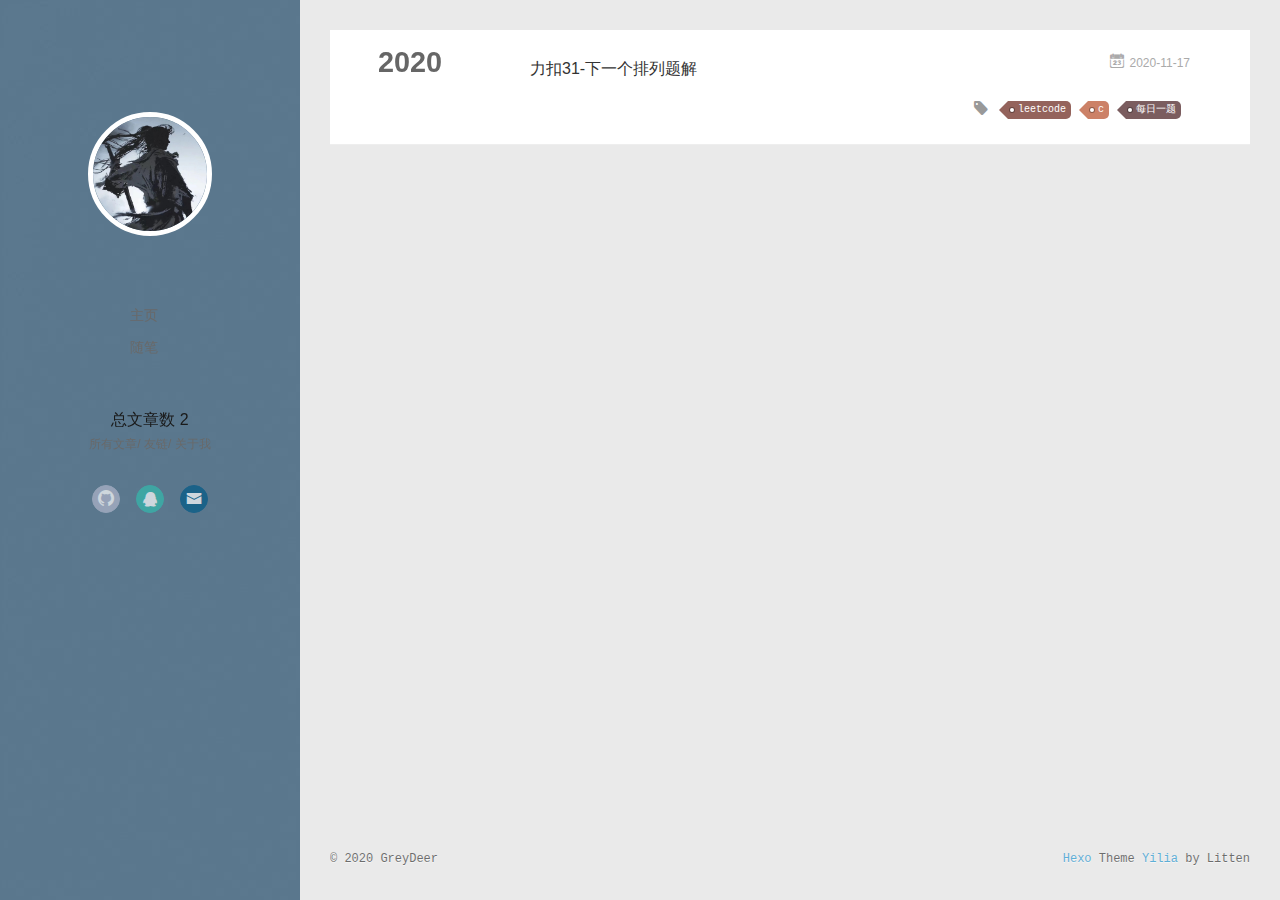
<file: tags/c/index.html>
<!DOCTYPE html>
<html>
<head>
  <meta charset="utf-8">
  
  <meta name="renderer" content="webkit">
  <meta http-equiv="X-UA-Compatible" content="IE=edge" >
  <link rel="dns-prefetch" href="http://example.com">
  <title>Tag: c | GreyDeer的个人博客</title>
  <meta name="viewport" content="width=device-width, initial-scale=1, maximum-scale=1">
  <meta property="og:type" content="website">
<meta property="og:title" content="GreyDeer的个人博客">
<meta property="og:url" content="http://example.com/tags/c/index.html">
<meta property="og:site_name" content="GreyDeer的个人博客">
<meta property="og:locale" content="zh_CN">
<meta property="article:author" content="GreyDeer">
<meta name="twitter:card" content="summary">
  
    <link rel="alternative" href="/atom.xml" title="GreyDeer的个人博客" type="application/atom+xml">
  
  
    <link rel="icon" href="/assets/logo.jpg">
  
  <link rel="stylesheet" type="text/css" href="/./main.0cf68a.css">
  <style type="text/css">
  
    #container.show {
      background: linear-gradient(200deg,#a0cfe4,#e8c37e);
    }
  </style>
  

  

<meta name="generator" content="Hexo 5.2.0"></head>

<body>
  <div id="container" q-class="show:isCtnShow">
    <canvas id="anm-canvas" class="anm-canvas"></canvas>
    <div class="left-col" q-class="show:isShow">
      
<div class="overlay" style="background: #00000"></div>
<div class="intrude-less">
	<header id="header" class="inner">
		
    <div id="ds-reset" class="ds-post-self">
    <div class="ds-avatar" >
    <img src="/assets/head.jpg">
    
		<hgroup>
		  <h1 class="header-author"><a href="/"></a></h1>
		</hgroup>
		

		<nav class="header-menu">
			<ul>
			
				<li><a href="/">主页</a></li>
	        
				<li><a href="/tags/%E9%9A%8F%E7%AC%94/">随笔</a></li>
	        
			</ul>
		</nav>
		<nav>
            总文章数 2
        </nav>
		<nav class="header-smart-menu">
    		
    			
    			<a q-on="click: openSlider(e, 'innerArchive')" href="javascript:void(0)">所有文章</a>
    			
            
    			
    			<a q-on="click: openSlider(e, 'friends')" href="javascript:void(0)">友链</a>
    			
            
    			
    			<a q-on="click: openSlider(e, 'aboutme')" href="javascript:void(0)">关于我</a>
    			
            
		</nav>
		<nav class="header-nav">
			<div class="social">
				
					<a class="github" target="_blank" href="/github.com/GreyDeer" title="github"><i class="icon-github"></i></a>
		        
					<a class="qq" target="_blank" href="tencent://message/?uin=3108607758" title="qq"><i class="icon-qq"></i></a>
		        
					<a class="mail" target="_blank" href="mailto:3108607758@qq.com" title="mail"><i class="icon-mail"></i></a>
		        
			</div>
				
	
		</nav>
	</header>		
</div>

    </div>
    <div class="mid-col" q-class="show:isShow,hide:isShow|isFalse">
      
<nav id="mobile-nav">
  	<div class="overlay js-overlay" style="background: #00000"></div>
	<div class="btnctn js-mobile-btnctn">
  		<div class="slider-trigger list" q-on="click: openSlider(e)"><i class="icon icon-sort"></i></div>
	</div>
	<div class="intrude-less">
		<header id="header" class="inner">
			<div class="profilepic">
				<img src="/assets/head.jpg" class="js-avatar">
			</div>
			<hgroup>
			  <h1 class="header-author js-header-author"></h1>
			</hgroup>
			
			
			
				
			
				
			
			
			
			<nav class="header-nav">
				<div class="social">
					
						<a class="github" target="_blank" href="/github.com/GreyDeer" title="github"><i class="icon-github"></i></a>
			        
						<a class="qq" target="_blank" href="tencent://message/?uin=3108607758" title="qq"><i class="icon-qq"></i></a>
			        
						<a class="mail" target="_blank" href="mailto:3108607758@qq.com" title="mail"><i class="icon-mail"></i></a>
			        
				</div>
			</nav>

			<nav class="header-menu js-header-menu">
				<ul style="width: 50%">
				
				
					<li style="width: 50%"><a href="/">主页</a></li>
		        
					<li style="width: 50%"><a href="/tags/%E9%9A%8F%E7%AC%94/">随笔</a></li>
		        
				</ul>
			</nav>
		</header>				
	</div>
	<div class="mobile-mask" style="display:none" q-show="isShow"></div>
</nav>

      <div id="wrapper" class="body-wrap">
        <div class="menu-l">
          <div class="canvas-wrap">
            <canvas data-colors="#eaeaea" data-sectionHeight="100" data-contentId="js-content" id="myCanvas1" class="anm-canvas"></canvas>
          </div>
          <div id="js-content" class="content-ll">
            
  
  
    
    
      
      
      <section class="archives-wrap">
        <div class="archive-year-wrap">
          <a href="/archives/2020" class="archive-year">2020</a>
        </div>
        <div class="archives">
    
    <article class="archive-article archive-type-post">
  <div class="archive-article-inner">
    <header class="archive-article-header">
      	<div class="article-meta">
	      	<a href="/2020/11/17/%E5%8A%9B%E6%89%A331-%E4%B8%8B%E4%B8%80%E4%B8%AA%E6%8E%92%E5%88%97%E9%A2%98%E8%A7%A3/" class="archive-article-date">
  	<time datetime="2020-11-17T15:01:38.000Z" itemprop="datePublished"><i class="icon-calendar icon"></i>2020-11-17</time>
</a>
        </div>
    	 
  
    <h1 itemprop="name">
      <a class="archive-article-title" href="/2020/11/17/%E5%8A%9B%E6%89%A331-%E4%B8%8B%E4%B8%80%E4%B8%AA%E6%8E%92%E5%88%97%E9%A2%98%E8%A7%A3/">力扣31-下一个排列题解</a>
    </h1>
  

        <div class="article-info info-on-right">
          
	<div class="article-tag tagcloud">
		<i class="icon-price-tags icon"></i>
		<ul class="article-tag-list">
			 
        		<li class="article-tag-list-item">
        			<a href="javascript:void(0)" class="js-tag article-tag-list-link color4">leetcode</a>
        		</li>
      		 
        		<li class="article-tag-list-item">
        			<a href="javascript:void(0)" class="js-tag article-tag-list-link color2">c</a>
        		</li>
      		 
        		<li class="article-tag-list-item">
        			<a href="javascript:void(0)" class="js-tag article-tag-list-link color5">每日一题</a>
        		</li>
      		
		</ul>
	</div>

          

        </div>
        <div class="clearfix"></div>
    </header>
  </div>
</article>
  
  
    </div></section>
  

    


          </div>
        </div>
      </div>
      <footer id="footer">
  <div class="outer">
    <div id="footer-info">
    	<div class="footer-left">
    		&copy; 2020 GreyDeer
    	</div>
      	<div class="footer-right">
      		<a href="http://hexo.io/" target="_blank">Hexo</a>  Theme <a href="https://github.com/litten/hexo-theme-yilia" target="_blank">Yilia</a> by Litten
      	</div>
    </div>
  </div>
</footer>

<!--页面点击小红心-->
<script type="text/javascript" src="/love.js"></script>
    </div>
    <script>
	var yiliaConfig = {
		mathjax: false,
		isHome: false,
		isPost: false,
		isArchive: false,
		isTag: true,
		isCategory: false,
		open_in_new: true,
		toc_hide_index: true,
		root: "/",
		innerArchive: true,
		showTags: false
	}
</script>

<script>!function(t){function n(e){if(r[e])return r[e].exports;var i=r[e]={exports:{},id:e,loaded:!1};return t[e].call(i.exports,i,i.exports,n),i.loaded=!0,i.exports}var r={};n.m=t,n.c=r,n.p="./",n(0)}([function(t,n,r){r(195),t.exports=r(191)},function(t,n,r){var e=r(3),i=r(52),o=r(27),u=r(28),c=r(53),f="prototype",a=function(t,n,r){var s,l,h,v,p=t&a.F,d=t&a.G,y=t&a.S,g=t&a.P,b=t&a.B,m=d?e:y?e[n]||(e[n]={}):(e[n]||{})[f],x=d?i:i[n]||(i[n]={}),w=x[f]||(x[f]={});d&&(r=n);for(s in r)l=!p&&m&&void 0!==m[s],h=(l?m:r)[s],v=b&&l?c(h,e):g&&"function"==typeof h?c(Function.call,h):h,m&&u(m,s,h,t&a.U),x[s]!=h&&o(x,s,v),g&&w[s]!=h&&(w[s]=h)};e.core=i,a.F=1,a.G=2,a.S=4,a.P=8,a.B=16,a.W=32,a.U=64,a.R=128,t.exports=a},function(t,n,r){var e=r(6);t.exports=function(t){if(!e(t))throw TypeError(t+" is not an object!");return t}},function(t,n){var r=t.exports="undefined"!=typeof window&&window.Math==Math?window:"undefined"!=typeof self&&self.Math==Math?self:Function("return this")();"number"==typeof __g&&(__g=r)},function(t,n){t.exports=function(t){try{return!!t()}catch(t){return!0}}},function(t,n){var r=t.exports="undefined"!=typeof window&&window.Math==Math?window:"undefined"!=typeof self&&self.Math==Math?self:Function("return this")();"number"==typeof __g&&(__g=r)},function(t,n){t.exports=function(t){return"object"==typeof t?null!==t:"function"==typeof t}},function(t,n,r){var e=r(126)("wks"),i=r(76),o=r(3).Symbol,u="function"==typeof o;(t.exports=function(t){return e[t]||(e[t]=u&&o[t]||(u?o:i)("Symbol."+t))}).store=e},function(t,n){var r={}.hasOwnProperty;t.exports=function(t,n){return r.call(t,n)}},function(t,n,r){var e=r(94),i=r(33);t.exports=function(t){return e(i(t))}},function(t,n,r){t.exports=!r(4)(function(){return 7!=Object.defineProperty({},"a",{get:function(){return 7}}).a})},function(t,n,r){var e=r(2),i=r(167),o=r(50),u=Object.defineProperty;n.f=r(10)?Object.defineProperty:function(t,n,r){if(e(t),n=o(n,!0),e(r),i)try{return u(t,n,r)}catch(t){}if("get"in r||"set"in r)throw TypeError("Accessors not supported!");return"value"in r&&(t[n]=r.value),t}},function(t,n,r){t.exports=!r(18)(function(){return 7!=Object.defineProperty({},"a",{get:function(){return 7}}).a})},function(t,n,r){var e=r(14),i=r(22);t.exports=r(12)?function(t,n,r){return e.f(t,n,i(1,r))}:function(t,n,r){return t[n]=r,t}},function(t,n,r){var e=r(20),i=r(58),o=r(42),u=Object.defineProperty;n.f=r(12)?Object.defineProperty:function(t,n,r){if(e(t),n=o(n,!0),e(r),i)try{return u(t,n,r)}catch(t){}if("get"in r||"set"in r)throw TypeError("Accessors not supported!");return"value"in r&&(t[n]=r.value),t}},function(t,n,r){var e=r(40)("wks"),i=r(23),o=r(5).Symbol,u="function"==typeof o;(t.exports=function(t){return e[t]||(e[t]=u&&o[t]||(u?o:i)("Symbol."+t))}).store=e},function(t,n,r){var e=r(67),i=Math.min;t.exports=function(t){return t>0?i(e(t),9007199254740991):0}},function(t,n,r){var e=r(46);t.exports=function(t){return Object(e(t))}},function(t,n){t.exports=function(t){try{return!!t()}catch(t){return!0}}},function(t,n,r){var e=r(63),i=r(34);t.exports=Object.keys||function(t){return e(t,i)}},function(t,n,r){var e=r(21);t.exports=function(t){if(!e(t))throw TypeError(t+" is not an object!");return t}},function(t,n){t.exports=function(t){return"object"==typeof t?null!==t:"function"==typeof t}},function(t,n){t.exports=function(t,n){return{enumerable:!(1&t),configurable:!(2&t),writable:!(4&t),value:n}}},function(t,n){var r=0,e=Math.random();t.exports=function(t){return"Symbol(".concat(void 0===t?"":t,")_",(++r+e).toString(36))}},function(t,n){var r={}.hasOwnProperty;t.exports=function(t,n){return r.call(t,n)}},function(t,n){var r=t.exports={version:"2.4.0"};"number"==typeof __e&&(__e=r)},function(t,n){t.exports=function(t){if("function"!=typeof t)throw TypeError(t+" is not a function!");return t}},function(t,n,r){var e=r(11),i=r(66);t.exports=r(10)?function(t,n,r){return e.f(t,n,i(1,r))}:function(t,n,r){return t[n]=r,t}},function(t,n,r){var e=r(3),i=r(27),o=r(24),u=r(76)("src"),c="toString",f=Function[c],a=(""+f).split(c);r(52).inspectSource=function(t){return f.call(t)},(t.exports=function(t,n,r,c){var f="function"==typeof r;f&&(o(r,"name")||i(r,"name",n)),t[n]!==r&&(f&&(o(r,u)||i(r,u,t[n]?""+t[n]:a.join(String(n)))),t===e?t[n]=r:c?t[n]?t[n]=r:i(t,n,r):(delete t[n],i(t,n,r)))})(Function.prototype,c,function(){return"function"==typeof this&&this[u]||f.call(this)})},function(t,n,r){var e=r(1),i=r(4),o=r(46),u=function(t,n,r,e){var i=String(o(t)),u="<"+n;return""!==r&&(u+=" "+r+'="'+String(e).replace(/"/g,"&quot;")+'"'),u+">"+i+"</"+n+">"};t.exports=function(t,n){var r={};r[t]=n(u),e(e.P+e.F*i(function(){var n=""[t]('"');return n!==n.toLowerCase()||n.split('"').length>3}),"String",r)}},function(t,n,r){var e=r(115),i=r(46);t.exports=function(t){return e(i(t))}},function(t,n,r){var e=r(116),i=r(66),o=r(30),u=r(50),c=r(24),f=r(167),a=Object.getOwnPropertyDescriptor;n.f=r(10)?a:function(t,n){if(t=o(t),n=u(n,!0),f)try{return a(t,n)}catch(t){}if(c(t,n))return i(!e.f.call(t,n),t[n])}},function(t,n,r){var e=r(24),i=r(17),o=r(145)("IE_PROTO"),u=Object.prototype;t.exports=Object.getPrototypeOf||function(t){return t=i(t),e(t,o)?t[o]:"function"==typeof t.constructor&&t instanceof t.constructor?t.constructor.prototype:t instanceof Object?u:null}},function(t,n){t.exports=function(t){if(void 0==t)throw TypeError("Can't call method on  "+t);return t}},function(t,n){t.exports="constructor,hasOwnProperty,isPrototypeOf,propertyIsEnumerable,toLocaleString,toString,valueOf".split(",")},function(t,n){t.exports={}},function(t,n){t.exports=!0},function(t,n){n.f={}.propertyIsEnumerable},function(t,n,r){var e=r(14).f,i=r(8),o=r(15)("toStringTag");t.exports=function(t,n,r){t&&!i(t=r?t:t.prototype,o)&&e(t,o,{configurable:!0,value:n})}},function(t,n,r){var e=r(40)("keys"),i=r(23);t.exports=function(t){return e[t]||(e[t]=i(t))}},function(t,n,r){var e=r(5),i="__core-js_shared__",o=e[i]||(e[i]={});t.exports=function(t){return o[t]||(o[t]={})}},function(t,n){var r=Math.ceil,e=Math.floor;t.exports=function(t){return isNaN(t=+t)?0:(t>0?e:r)(t)}},function(t,n,r){var e=r(21);t.exports=function(t,n){if(!e(t))return t;var r,i;if(n&&"function"==typeof(r=t.toString)&&!e(i=r.call(t)))return i;if("function"==typeof(r=t.valueOf)&&!e(i=r.call(t)))return i;if(!n&&"function"==typeof(r=t.toString)&&!e(i=r.call(t)))return i;throw TypeError("Can't convert object to primitive value")}},function(t,n,r){var e=r(5),i=r(25),o=r(36),u=r(44),c=r(14).f;t.exports=function(t){var n=i.Symbol||(i.Symbol=o?{}:e.Symbol||{});"_"==t.charAt(0)||t in n||c(n,t,{value:u.f(t)})}},function(t,n,r){n.f=r(15)},function(t,n){var r={}.toString;t.exports=function(t){return r.call(t).slice(8,-1)}},function(t,n){t.exports=function(t){if(void 0==t)throw TypeError("Can't call method on  "+t);return t}},function(t,n,r){var e=r(4);t.exports=function(t,n){return!!t&&e(function(){n?t.call(null,function(){},1):t.call(null)})}},function(t,n,r){var e=r(53),i=r(115),o=r(17),u=r(16),c=r(203);t.exports=function(t,n){var r=1==t,f=2==t,a=3==t,s=4==t,l=6==t,h=5==t||l,v=n||c;return function(n,c,p){for(var d,y,g=o(n),b=i(g),m=e(c,p,3),x=u(b.length),w=0,S=r?v(n,x):f?v(n,0):void 0;x>w;w++)if((h||w in b)&&(d=b[w],y=m(d,w,g),t))if(r)S[w]=y;else if(y)switch(t){case 3:return!0;case 5:return d;case 6:return w;case 2:S.push(d)}else if(s)return!1;return l?-1:a||s?s:S}}},function(t,n,r){var e=r(1),i=r(52),o=r(4);t.exports=function(t,n){var r=(i.Object||{})[t]||Object[t],u={};u[t]=n(r),e(e.S+e.F*o(function(){r(1)}),"Object",u)}},function(t,n,r){var e=r(6);t.exports=function(t,n){if(!e(t))return t;var r,i;if(n&&"function"==typeof(r=t.toString)&&!e(i=r.call(t)))return i;if("function"==typeof(r=t.valueOf)&&!e(i=r.call(t)))return i;if(!n&&"function"==typeof(r=t.toString)&&!e(i=r.call(t)))return i;throw TypeError("Can't convert object to primitive value")}},function(t,n,r){var e=r(5),i=r(25),o=r(91),u=r(13),c="prototype",f=function(t,n,r){var a,s,l,h=t&f.F,v=t&f.G,p=t&f.S,d=t&f.P,y=t&f.B,g=t&f.W,b=v?i:i[n]||(i[n]={}),m=b[c],x=v?e:p?e[n]:(e[n]||{})[c];v&&(r=n);for(a in r)(s=!h&&x&&void 0!==x[a])&&a in b||(l=s?x[a]:r[a],b[a]=v&&"function"!=typeof x[a]?r[a]:y&&s?o(l,e):g&&x[a]==l?function(t){var n=function(n,r,e){if(this instanceof t){switch(arguments.length){case 0:return new t;case 1:return new t(n);case 2:return new t(n,r)}return new t(n,r,e)}return t.apply(this,arguments)};return n[c]=t[c],n}(l):d&&"function"==typeof l?o(Function.call,l):l,d&&((b.virtual||(b.virtual={}))[a]=l,t&f.R&&m&&!m[a]&&u(m,a,l)))};f.F=1,f.G=2,f.S=4,f.P=8,f.B=16,f.W=32,f.U=64,f.R=128,t.exports=f},function(t,n){var r=t.exports={version:"2.4.0"};"number"==typeof __e&&(__e=r)},function(t,n,r){var e=r(26);t.exports=function(t,n,r){if(e(t),void 0===n)return t;switch(r){case 1:return function(r){return t.call(n,r)};case 2:return function(r,e){return t.call(n,r,e)};case 3:return function(r,e,i){return t.call(n,r,e,i)}}return function(){return t.apply(n,arguments)}}},function(t,n,r){var e=r(183),i=r(1),o=r(126)("metadata"),u=o.store||(o.store=new(r(186))),c=function(t,n,r){var i=u.get(t);if(!i){if(!r)return;u.set(t,i=new e)}var o=i.get(n);if(!o){if(!r)return;i.set(n,o=new e)}return o},f=function(t,n,r){var e=c(n,r,!1);return void 0!==e&&e.has(t)},a=function(t,n,r){var e=c(n,r,!1);return void 0===e?void 0:e.get(t)},s=function(t,n,r,e){c(r,e,!0).set(t,n)},l=function(t,n){var r=c(t,n,!1),e=[];return r&&r.forEach(function(t,n){e.push(n)}),e},h=function(t){return void 0===t||"symbol"==typeof t?t:String(t)},v=function(t){i(i.S,"Reflect",t)};t.exports={store:u,map:c,has:f,get:a,set:s,keys:l,key:h,exp:v}},function(t,n,r){"use strict";if(r(10)){var e=r(69),i=r(3),o=r(4),u=r(1),c=r(127),f=r(152),a=r(53),s=r(68),l=r(66),h=r(27),v=r(73),p=r(67),d=r(16),y=r(75),g=r(50),b=r(24),m=r(180),x=r(114),w=r(6),S=r(17),_=r(137),O=r(70),E=r(32),P=r(71).f,j=r(154),F=r(76),M=r(7),A=r(48),N=r(117),T=r(146),I=r(155),k=r(80),L=r(123),R=r(74),C=r(130),D=r(160),U=r(11),W=r(31),G=U.f,B=W.f,V=i.RangeError,z=i.TypeError,q=i.Uint8Array,K="ArrayBuffer",J="Shared"+K,Y="BYTES_PER_ELEMENT",H="prototype",$=Array[H],X=f.ArrayBuffer,Q=f.DataView,Z=A(0),tt=A(2),nt=A(3),rt=A(4),et=A(5),it=A(6),ot=N(!0),ut=N(!1),ct=I.values,ft=I.keys,at=I.entries,st=$.lastIndexOf,lt=$.reduce,ht=$.reduceRight,vt=$.join,pt=$.sort,dt=$.slice,yt=$.toString,gt=$.toLocaleString,bt=M("iterator"),mt=M("toStringTag"),xt=F("typed_constructor"),wt=F("def_constructor"),St=c.CONSTR,_t=c.TYPED,Ot=c.VIEW,Et="Wrong length!",Pt=A(1,function(t,n){return Tt(T(t,t[wt]),n)}),jt=o(function(){return 1===new q(new Uint16Array([1]).buffer)[0]}),Ft=!!q&&!!q[H].set&&o(function(){new q(1).set({})}),Mt=function(t,n){if(void 0===t)throw z(Et);var r=+t,e=d(t);if(n&&!m(r,e))throw V(Et);return e},At=function(t,n){var r=p(t);if(r<0||r%n)throw V("Wrong offset!");return r},Nt=function(t){if(w(t)&&_t in t)return t;throw z(t+" is not a typed array!")},Tt=function(t,n){if(!(w(t)&&xt in t))throw z("It is not a typed array constructor!");return new t(n)},It=function(t,n){return kt(T(t,t[wt]),n)},kt=function(t,n){for(var r=0,e=n.length,i=Tt(t,e);e>r;)i[r]=n[r++];return i},Lt=function(t,n,r){G(t,n,{get:function(){return this._d[r]}})},Rt=function(t){var n,r,e,i,o,u,c=S(t),f=arguments.length,s=f>1?arguments[1]:void 0,l=void 0!==s,h=j(c);if(void 0!=h&&!_(h)){for(u=h.call(c),e=[],n=0;!(o=u.next()).done;n++)e.push(o.value);c=e}for(l&&f>2&&(s=a(s,arguments[2],2)),n=0,r=d(c.length),i=Tt(this,r);r>n;n++)i[n]=l?s(c[n],n):c[n];return i},Ct=function(){for(var t=0,n=arguments.length,r=Tt(this,n);n>t;)r[t]=arguments[t++];return r},Dt=!!q&&o(function(){gt.call(new q(1))}),Ut=function(){return gt.apply(Dt?dt.call(Nt(this)):Nt(this),arguments)},Wt={copyWithin:function(t,n){return D.call(Nt(this),t,n,arguments.length>2?arguments[2]:void 0)},every:function(t){return rt(Nt(this),t,arguments.length>1?arguments[1]:void 0)},fill:function(t){return C.apply(Nt(this),arguments)},filter:function(t){return It(this,tt(Nt(this),t,arguments.length>1?arguments[1]:void 0))},find:function(t){return et(Nt(this),t,arguments.length>1?arguments[1]:void 0)},findIndex:function(t){return it(Nt(this),t,arguments.length>1?arguments[1]:void 0)},forEach:function(t){Z(Nt(this),t,arguments.length>1?arguments[1]:void 0)},indexOf:function(t){return ut(Nt(this),t,arguments.length>1?arguments[1]:void 0)},includes:function(t){return ot(Nt(this),t,arguments.length>1?arguments[1]:void 0)},join:function(t){return vt.apply(Nt(this),arguments)},lastIndexOf:function(t){return st.apply(Nt(this),arguments)},map:function(t){return Pt(Nt(this),t,arguments.length>1?arguments[1]:void 0)},reduce:function(t){return lt.apply(Nt(this),arguments)},reduceRight:function(t){return ht.apply(Nt(this),arguments)},reverse:function(){for(var t,n=this,r=Nt(n).length,e=Math.floor(r/2),i=0;i<e;)t=n[i],n[i++]=n[--r],n[r]=t;return n},some:function(t){return nt(Nt(this),t,arguments.length>1?arguments[1]:void 0)},sort:function(t){return pt.call(Nt(this),t)},subarray:function(t,n){var r=Nt(this),e=r.length,i=y(t,e);return new(T(r,r[wt]))(r.buffer,r.byteOffset+i*r.BYTES_PER_ELEMENT,d((void 0===n?e:y(n,e))-i))}},Gt=function(t,n){return It(this,dt.call(Nt(this),t,n))},Bt=function(t){Nt(this);var n=At(arguments[1],1),r=this.length,e=S(t),i=d(e.length),o=0;if(i+n>r)throw V(Et);for(;o<i;)this[n+o]=e[o++]},Vt={entries:function(){return at.call(Nt(this))},keys:function(){return ft.call(Nt(this))},values:function(){return ct.call(Nt(this))}},zt=function(t,n){return w(t)&&t[_t]&&"symbol"!=typeof n&&n in t&&String(+n)==String(n)},qt=function(t,n){return zt(t,n=g(n,!0))?l(2,t[n]):B(t,n)},Kt=function(t,n,r){return!(zt(t,n=g(n,!0))&&w(r)&&b(r,"value"))||b(r,"get")||b(r,"set")||r.configurable||b(r,"writable")&&!r.writable||b(r,"enumerable")&&!r.enumerable?G(t,n,r):(t[n]=r.value,t)};St||(W.f=qt,U.f=Kt),u(u.S+u.F*!St,"Object",{getOwnPropertyDescriptor:qt,defineProperty:Kt}),o(function(){yt.call({})})&&(yt=gt=function(){return vt.call(this)});var Jt=v({},Wt);v(Jt,Vt),h(Jt,bt,Vt.values),v(Jt,{slice:Gt,set:Bt,constructor:function(){},toString:yt,toLocaleString:Ut}),Lt(Jt,"buffer","b"),Lt(Jt,"byteOffset","o"),Lt(Jt,"byteLength","l"),Lt(Jt,"length","e"),G(Jt,mt,{get:function(){return this[_t]}}),t.exports=function(t,n,r,f){f=!!f;var a=t+(f?"Clamped":"")+"Array",l="Uint8Array"!=a,v="get"+t,p="set"+t,y=i[a],g=y||{},b=y&&E(y),m=!y||!c.ABV,S={},_=y&&y[H],j=function(t,r){var e=t._d;return e.v[v](r*n+e.o,jt)},F=function(t,r,e){var i=t._d;f&&(e=(e=Math.round(e))<0?0:e>255?255:255&e),i.v[p](r*n+i.o,e,jt)},M=function(t,n){G(t,n,{get:function(){return j(this,n)},set:function(t){return F(this,n,t)},enumerable:!0})};m?(y=r(function(t,r,e,i){s(t,y,a,"_d");var o,u,c,f,l=0,v=0;if(w(r)){if(!(r instanceof X||(f=x(r))==K||f==J))return _t in r?kt(y,r):Rt.call(y,r);o=r,v=At(e,n);var p=r.byteLength;if(void 0===i){if(p%n)throw V(Et);if((u=p-v)<0)throw V(Et)}else if((u=d(i)*n)+v>p)throw V(Et);c=u/n}else c=Mt(r,!0),u=c*n,o=new X(u);for(h(t,"_d",{b:o,o:v,l:u,e:c,v:new Q(o)});l<c;)M(t,l++)}),_=y[H]=O(Jt),h(_,"constructor",y)):L(function(t){new y(null),new y(t)},!0)||(y=r(function(t,r,e,i){s(t,y,a);var o;return w(r)?r instanceof X||(o=x(r))==K||o==J?void 0!==i?new g(r,At(e,n),i):void 0!==e?new g(r,At(e,n)):new g(r):_t in r?kt(y,r):Rt.call(y,r):new g(Mt(r,l))}),Z(b!==Function.prototype?P(g).concat(P(b)):P(g),function(t){t in y||h(y,t,g[t])}),y[H]=_,e||(_.constructor=y));var A=_[bt],N=!!A&&("values"==A.name||void 0==A.name),T=Vt.values;h(y,xt,!0),h(_,_t,a),h(_,Ot,!0),h(_,wt,y),(f?new y(1)[mt]==a:mt in _)||G(_,mt,{get:function(){return a}}),S[a]=y,u(u.G+u.W+u.F*(y!=g),S),u(u.S,a,{BYTES_PER_ELEMENT:n,from:Rt,of:Ct}),Y in _||h(_,Y,n),u(u.P,a,Wt),R(a),u(u.P+u.F*Ft,a,{set:Bt}),u(u.P+u.F*!N,a,Vt),u(u.P+u.F*(_.toString!=yt),a,{toString:yt}),u(u.P+u.F*o(function(){new y(1).slice()}),a,{slice:Gt}),u(u.P+u.F*(o(function(){return[1,2].toLocaleString()!=new y([1,2]).toLocaleString()})||!o(function(){_.toLocaleString.call([1,2])})),a,{toLocaleString:Ut}),k[a]=N?A:T,e||N||h(_,bt,T)}}else t.exports=function(){}},function(t,n){var r={}.toString;t.exports=function(t){return r.call(t).slice(8,-1)}},function(t,n,r){var e=r(21),i=r(5).document,o=e(i)&&e(i.createElement);t.exports=function(t){return o?i.createElement(t):{}}},function(t,n,r){t.exports=!r(12)&&!r(18)(function(){return 7!=Object.defineProperty(r(57)("div"),"a",{get:function(){return 7}}).a})},function(t,n,r){"use strict";var e=r(36),i=r(51),o=r(64),u=r(13),c=r(8),f=r(35),a=r(96),s=r(38),l=r(103),h=r(15)("iterator"),v=!([].keys&&"next"in[].keys()),p="keys",d="values",y=function(){return this};t.exports=function(t,n,r,g,b,m,x){a(r,n,g);var w,S,_,O=function(t){if(!v&&t in F)return F[t];switch(t){case p:case d:return function(){return new r(this,t)}}return function(){return new r(this,t)}},E=n+" Iterator",P=b==d,j=!1,F=t.prototype,M=F[h]||F["@@iterator"]||b&&F[b],A=M||O(b),N=b?P?O("entries"):A:void 0,T="Array"==n?F.entries||M:M;if(T&&(_=l(T.call(new t)))!==Object.prototype&&(s(_,E,!0),e||c(_,h)||u(_,h,y)),P&&M&&M.name!==d&&(j=!0,A=function(){return M.call(this)}),e&&!x||!v&&!j&&F[h]||u(F,h,A),f[n]=A,f[E]=y,b)if(w={values:P?A:O(d),keys:m?A:O(p),entries:N},x)for(S in w)S in F||o(F,S,w[S]);else i(i.P+i.F*(v||j),n,w);return w}},function(t,n,r){var e=r(20),i=r(100),o=r(34),u=r(39)("IE_PROTO"),c=function(){},f="prototype",a=function(){var t,n=r(57)("iframe"),e=o.length;for(n.style.display="none",r(93).appendChild(n),n.src="javascript:",t=n.contentWindow.document,t.open(),t.write("<script>document.F=Object<\/script>"),t.close(),a=t.F;e--;)delete a[f][o[e]];return a()};t.exports=Object.create||function(t,n){var r;return null!==t?(c[f]=e(t),r=new c,c[f]=null,r[u]=t):r=a(),void 0===n?r:i(r,n)}},function(t,n,r){var e=r(63),i=r(34).concat("length","prototype");n.f=Object.getOwnPropertyNames||function(t){return e(t,i)}},function(t,n){n.f=Object.getOwnPropertySymbols},function(t,n,r){var e=r(8),i=r(9),o=r(90)(!1),u=r(39)("IE_PROTO");t.exports=function(t,n){var r,c=i(t),f=0,a=[];for(r in c)r!=u&&e(c,r)&&a.push(r);for(;n.length>f;)e(c,r=n[f++])&&(~o(a,r)||a.push(r));return a}},function(t,n,r){t.exports=r(13)},function(t,n,r){var e=r(76)("meta"),i=r(6),o=r(24),u=r(11).f,c=0,f=Object.isExtensible||function(){return!0},a=!r(4)(function(){return f(Object.preventExtensions({}))}),s=function(t){u(t,e,{value:{i:"O"+ ++c,w:{}}})},l=function(t,n){if(!i(t))return"symbol"==typeof t?t:("string"==typeof t?"S":"P")+t;if(!o(t,e)){if(!f(t))return"F";if(!n)return"E";s(t)}return t[e].i},h=function(t,n){if(!o(t,e)){if(!f(t))return!0;if(!n)return!1;s(t)}return t[e].w},v=function(t){return a&&p.NEED&&f(t)&&!o(t,e)&&s(t),t},p=t.exports={KEY:e,NEED:!1,fastKey:l,getWeak:h,onFreeze:v}},function(t,n){t.exports=function(t,n){return{enumerable:!(1&t),configurable:!(2&t),writable:!(4&t),value:n}}},function(t,n){var r=Math.ceil,e=Math.floor;t.exports=function(t){return isNaN(t=+t)?0:(t>0?e:r)(t)}},function(t,n){t.exports=function(t,n,r,e){if(!(t instanceof n)||void 0!==e&&e in t)throw TypeError(r+": incorrect invocation!");return t}},function(t,n){t.exports=!1},function(t,n,r){var e=r(2),i=r(173),o=r(133),u=r(145)("IE_PROTO"),c=function(){},f="prototype",a=function(){var t,n=r(132)("iframe"),e=o.length;for(n.style.display="none",r(135).appendChild(n),n.src="javascript:",t=n.contentWindow.document,t.open(),t.write("<script>document.F=Object<\/script>"),t.close(),a=t.F;e--;)delete a[f][o[e]];return a()};t.exports=Object.create||function(t,n){var r;return null!==t?(c[f]=e(t),r=new c,c[f]=null,r[u]=t):r=a(),void 0===n?r:i(r,n)}},function(t,n,r){var e=r(175),i=r(133).concat("length","prototype");n.f=Object.getOwnPropertyNames||function(t){return e(t,i)}},function(t,n,r){var e=r(175),i=r(133);t.exports=Object.keys||function(t){return e(t,i)}},function(t,n,r){var e=r(28);t.exports=function(t,n,r){for(var i in n)e(t,i,n[i],r);return t}},function(t,n,r){"use strict";var e=r(3),i=r(11),o=r(10),u=r(7)("species");t.exports=function(t){var n=e[t];o&&n&&!n[u]&&i.f(n,u,{configurable:!0,get:function(){return this}})}},function(t,n,r){var e=r(67),i=Math.max,o=Math.min;t.exports=function(t,n){return t=e(t),t<0?i(t+n,0):o(t,n)}},function(t,n){var r=0,e=Math.random();t.exports=function(t){return"Symbol(".concat(void 0===t?"":t,")_",(++r+e).toString(36))}},function(t,n,r){var e=r(33);t.exports=function(t){return Object(e(t))}},function(t,n,r){var e=r(7)("unscopables"),i=Array.prototype;void 0==i[e]&&r(27)(i,e,{}),t.exports=function(t){i[e][t]=!0}},function(t,n,r){var e=r(53),i=r(169),o=r(137),u=r(2),c=r(16),f=r(154),a={},s={},n=t.exports=function(t,n,r,l,h){var v,p,d,y,g=h?function(){return t}:f(t),b=e(r,l,n?2:1),m=0;if("function"!=typeof g)throw TypeError(t+" is not iterable!");if(o(g)){for(v=c(t.length);v>m;m++)if((y=n?b(u(p=t[m])[0],p[1]):b(t[m]))===a||y===s)return y}else for(d=g.call(t);!(p=d.next()).done;)if((y=i(d,b,p.value,n))===a||y===s)return y};n.BREAK=a,n.RETURN=s},function(t,n){t.exports={}},function(t,n,r){var e=r(11).f,i=r(24),o=r(7)("toStringTag");t.exports=function(t,n,r){t&&!i(t=r?t:t.prototype,o)&&e(t,o,{configurable:!0,value:n})}},function(t,n,r){var e=r(1),i=r(46),o=r(4),u=r(150),c="["+u+"]",f="​",a=RegExp("^"+c+c+"*"),s=RegExp(c+c+"*$"),l=function(t,n,r){var i={},c=o(function(){return!!u[t]()||f[t]()!=f}),a=i[t]=c?n(h):u[t];r&&(i[r]=a),e(e.P+e.F*c,"String",i)},h=l.trim=function(t,n){return t=String(i(t)),1&n&&(t=t.replace(a,"")),2&n&&(t=t.replace(s,"")),t};t.exports=l},function(t,n,r){t.exports={default:r(86),__esModule:!0}},function(t,n,r){t.exports={default:r(87),__esModule:!0}},function(t,n,r){"use strict";function e(t){return t&&t.__esModule?t:{default:t}}n.__esModule=!0;var i=r(84),o=e(i),u=r(83),c=e(u),f="function"==typeof c.default&&"symbol"==typeof o.default?function(t){return typeof t}:function(t){return t&&"function"==typeof c.default&&t.constructor===c.default&&t!==c.default.prototype?"symbol":typeof t};n.default="function"==typeof c.default&&"symbol"===f(o.default)?function(t){return void 0===t?"undefined":f(t)}:function(t){return t&&"function"==typeof c.default&&t.constructor===c.default&&t!==c.default.prototype?"symbol":void 0===t?"undefined":f(t)}},function(t,n,r){r(110),r(108),r(111),r(112),t.exports=r(25).Symbol},function(t,n,r){r(109),r(113),t.exports=r(44).f("iterator")},function(t,n){t.exports=function(t){if("function"!=typeof t)throw TypeError(t+" is not a function!");return t}},function(t,n){t.exports=function(){}},function(t,n,r){var e=r(9),i=r(106),o=r(105);t.exports=function(t){return function(n,r,u){var c,f=e(n),a=i(f.length),s=o(u,a);if(t&&r!=r){for(;a>s;)if((c=f[s++])!=c)return!0}else for(;a>s;s++)if((t||s in f)&&f[s]===r)return t||s||0;return!t&&-1}}},function(t,n,r){var e=r(88);t.exports=function(t,n,r){if(e(t),void 0===n)return t;switch(r){case 1:return function(r){return t.call(n,r)};case 2:return function(r,e){return t.call(n,r,e)};case 3:return function(r,e,i){return t.call(n,r,e,i)}}return function(){return t.apply(n,arguments)}}},function(t,n,r){var e=r(19),i=r(62),o=r(37);t.exports=function(t){var n=e(t),r=i.f;if(r)for(var u,c=r(t),f=o.f,a=0;c.length>a;)f.call(t,u=c[a++])&&n.push(u);return n}},function(t,n,r){t.exports=r(5).document&&document.documentElement},function(t,n,r){var e=r(56);t.exports=Object("z").propertyIsEnumerable(0)?Object:function(t){return"String"==e(t)?t.split(""):Object(t)}},function(t,n,r){var e=r(56);t.exports=Array.isArray||function(t){return"Array"==e(t)}},function(t,n,r){"use strict";var e=r(60),i=r(22),o=r(38),u={};r(13)(u,r(15)("iterator"),function(){return this}),t.exports=function(t,n,r){t.prototype=e(u,{next:i(1,r)}),o(t,n+" Iterator")}},function(t,n){t.exports=function(t,n){return{value:n,done:!!t}}},function(t,n,r){var e=r(19),i=r(9);t.exports=function(t,n){for(var r,o=i(t),u=e(o),c=u.length,f=0;c>f;)if(o[r=u[f++]]===n)return r}},function(t,n,r){var e=r(23)("meta"),i=r(21),o=r(8),u=r(14).f,c=0,f=Object.isExtensible||function(){return!0},a=!r(18)(function(){return f(Object.preventExtensions({}))}),s=function(t){u(t,e,{value:{i:"O"+ ++c,w:{}}})},l=function(t,n){if(!i(t))return"symbol"==typeof t?t:("string"==typeof t?"S":"P")+t;if(!o(t,e)){if(!f(t))return"F";if(!n)return"E";s(t)}return t[e].i},h=function(t,n){if(!o(t,e)){if(!f(t))return!0;if(!n)return!1;s(t)}return t[e].w},v=function(t){return a&&p.NEED&&f(t)&&!o(t,e)&&s(t),t},p=t.exports={KEY:e,NEED:!1,fastKey:l,getWeak:h,onFreeze:v}},function(t,n,r){var e=r(14),i=r(20),o=r(19);t.exports=r(12)?Object.defineProperties:function(t,n){i(t);for(var r,u=o(n),c=u.length,f=0;c>f;)e.f(t,r=u[f++],n[r]);return t}},function(t,n,r){var e=r(37),i=r(22),o=r(9),u=r(42),c=r(8),f=r(58),a=Object.getOwnPropertyDescriptor;n.f=r(12)?a:function(t,n){if(t=o(t),n=u(n,!0),f)try{return a(t,n)}catch(t){}if(c(t,n))return i(!e.f.call(t,n),t[n])}},function(t,n,r){var e=r(9),i=r(61).f,o={}.toString,u="object"==typeof window&&window&&Object.getOwnPropertyNames?Object.getOwnPropertyNames(window):[],c=function(t){try{return i(t)}catch(t){return u.slice()}};t.exports.f=function(t){return u&&"[object Window]"==o.call(t)?c(t):i(e(t))}},function(t,n,r){var e=r(8),i=r(77),o=r(39)("IE_PROTO"),u=Object.prototype;t.exports=Object.getPrototypeOf||function(t){return t=i(t),e(t,o)?t[o]:"function"==typeof t.constructor&&t instanceof t.constructor?t.constructor.prototype:t instanceof Object?u:null}},function(t,n,r){var e=r(41),i=r(33);t.exports=function(t){return function(n,r){var o,u,c=String(i(n)),f=e(r),a=c.length;return f<0||f>=a?t?"":void 0:(o=c.charCodeAt(f),o<55296||o>56319||f+1===a||(u=c.charCodeAt(f+1))<56320||u>57343?t?c.charAt(f):o:t?c.slice(f,f+2):u-56320+(o-55296<<10)+65536)}}},function(t,n,r){var e=r(41),i=Math.max,o=Math.min;t.exports=function(t,n){return t=e(t),t<0?i(t+n,0):o(t,n)}},function(t,n,r){var e=r(41),i=Math.min;t.exports=function(t){return t>0?i(e(t),9007199254740991):0}},function(t,n,r){"use strict";var e=r(89),i=r(97),o=r(35),u=r(9);t.exports=r(59)(Array,"Array",function(t,n){this._t=u(t),this._i=0,this._k=n},function(){var t=this._t,n=this._k,r=this._i++;return!t||r>=t.length?(this._t=void 0,i(1)):"keys"==n?i(0,r):"values"==n?i(0,t[r]):i(0,[r,t[r]])},"values"),o.Arguments=o.Array,e("keys"),e("values"),e("entries")},function(t,n){},function(t,n,r){"use strict";var e=r(104)(!0);r(59)(String,"String",function(t){this._t=String(t),this._i=0},function(){var t,n=this._t,r=this._i;return r>=n.length?{value:void 0,done:!0}:(t=e(n,r),this._i+=t.length,{value:t,done:!1})})},function(t,n,r){"use strict";var e=r(5),i=r(8),o=r(12),u=r(51),c=r(64),f=r(99).KEY,a=r(18),s=r(40),l=r(38),h=r(23),v=r(15),p=r(44),d=r(43),y=r(98),g=r(92),b=r(95),m=r(20),x=r(9),w=r(42),S=r(22),_=r(60),O=r(102),E=r(101),P=r(14),j=r(19),F=E.f,M=P.f,A=O.f,N=e.Symbol,T=e.JSON,I=T&&T.stringify,k="prototype",L=v("_hidden"),R=v("toPrimitive"),C={}.propertyIsEnumerable,D=s("symbol-registry"),U=s("symbols"),W=s("op-symbols"),G=Object[k],B="function"==typeof N,V=e.QObject,z=!V||!V[k]||!V[k].findChild,q=o&&a(function(){return 7!=_(M({},"a",{get:function(){return M(this,"a",{value:7}).a}})).a})?function(t,n,r){var e=F(G,n);e&&delete G[n],M(t,n,r),e&&t!==G&&M(G,n,e)}:M,K=function(t){var n=U[t]=_(N[k]);return n._k=t,n},J=B&&"symbol"==typeof N.iterator?function(t){return"symbol"==typeof t}:function(t){return t instanceof N},Y=function(t,n,r){return t===G&&Y(W,n,r),m(t),n=w(n,!0),m(r),i(U,n)?(r.enumerable?(i(t,L)&&t[L][n]&&(t[L][n]=!1),r=_(r,{enumerable:S(0,!1)})):(i(t,L)||M(t,L,S(1,{})),t[L][n]=!0),q(t,n,r)):M(t,n,r)},H=function(t,n){m(t);for(var r,e=g(n=x(n)),i=0,o=e.length;o>i;)Y(t,r=e[i++],n[r]);return t},$=function(t,n){return void 0===n?_(t):H(_(t),n)},X=function(t){var n=C.call(this,t=w(t,!0));return!(this===G&&i(U,t)&&!i(W,t))&&(!(n||!i(this,t)||!i(U,t)||i(this,L)&&this[L][t])||n)},Q=function(t,n){if(t=x(t),n=w(n,!0),t!==G||!i(U,n)||i(W,n)){var r=F(t,n);return!r||!i(U,n)||i(t,L)&&t[L][n]||(r.enumerable=!0),r}},Z=function(t){for(var n,r=A(x(t)),e=[],o=0;r.length>o;)i(U,n=r[o++])||n==L||n==f||e.push(n);return e},tt=function(t){for(var n,r=t===G,e=A(r?W:x(t)),o=[],u=0;e.length>u;)!i(U,n=e[u++])||r&&!i(G,n)||o.push(U[n]);return o};B||(N=function(){if(this instanceof N)throw TypeError("Symbol is not a constructor!");var t=h(arguments.length>0?arguments[0]:void 0),n=function(r){this===G&&n.call(W,r),i(this,L)&&i(this[L],t)&&(this[L][t]=!1),q(this,t,S(1,r))};return o&&z&&q(G,t,{configurable:!0,set:n}),K(t)},c(N[k],"toString",function(){return this._k}),E.f=Q,P.f=Y,r(61).f=O.f=Z,r(37).f=X,r(62).f=tt,o&&!r(36)&&c(G,"propertyIsEnumerable",X,!0),p.f=function(t){return K(v(t))}),u(u.G+u.W+u.F*!B,{Symbol:N});for(var nt="hasInstance,isConcatSpreadable,iterator,match,replace,search,species,split,toPrimitive,toStringTag,unscopables".split(","),rt=0;nt.length>rt;)v(nt[rt++]);for(var nt=j(v.store),rt=0;nt.length>rt;)d(nt[rt++]);u(u.S+u.F*!B,"Symbol",{for:function(t){return i(D,t+="")?D[t]:D[t]=N(t)},keyFor:function(t){if(J(t))return y(D,t);throw TypeError(t+" is not a symbol!")},useSetter:function(){z=!0},useSimple:function(){z=!1}}),u(u.S+u.F*!B,"Object",{create:$,defineProperty:Y,defineProperties:H,getOwnPropertyDescriptor:Q,getOwnPropertyNames:Z,getOwnPropertySymbols:tt}),T&&u(u.S+u.F*(!B||a(function(){var t=N();return"[null]"!=I([t])||"{}"!=I({a:t})||"{}"!=I(Object(t))})),"JSON",{stringify:function(t){if(void 0!==t&&!J(t)){for(var n,r,e=[t],i=1;arguments.length>i;)e.push(arguments[i++]);return n=e[1],"function"==typeof n&&(r=n),!r&&b(n)||(n=function(t,n){if(r&&(n=r.call(this,t,n)),!J(n))return n}),e[1]=n,I.apply(T,e)}}}),N[k][R]||r(13)(N[k],R,N[k].valueOf),l(N,"Symbol"),l(Math,"Math",!0),l(e.JSON,"JSON",!0)},function(t,n,r){r(43)("asyncIterator")},function(t,n,r){r(43)("observable")},function(t,n,r){r(107);for(var e=r(5),i=r(13),o=r(35),u=r(15)("toStringTag"),c=["NodeList","DOMTokenList","MediaList","StyleSheetList","CSSRuleList"],f=0;f<5;f++){var a=c[f],s=e[a],l=s&&s.prototype;l&&!l[u]&&i(l,u,a),o[a]=o.Array}},function(t,n,r){var e=r(45),i=r(7)("toStringTag"),o="Arguments"==e(function(){return arguments}()),u=function(t,n){try{return t[n]}catch(t){}};t.exports=function(t){var n,r,c;return void 0===t?"Undefined":null===t?"Null":"string"==typeof(r=u(n=Object(t),i))?r:o?e(n):"Object"==(c=e(n))&&"function"==typeof n.callee?"Arguments":c}},function(t,n,r){var e=r(45);t.exports=Object("z").propertyIsEnumerable(0)?Object:function(t){return"String"==e(t)?t.split(""):Object(t)}},function(t,n){n.f={}.propertyIsEnumerable},function(t,n,r){var e=r(30),i=r(16),o=r(75);t.exports=function(t){return function(n,r,u){var c,f=e(n),a=i(f.length),s=o(u,a);if(t&&r!=r){for(;a>s;)if((c=f[s++])!=c)return!0}else for(;a>s;s++)if((t||s in f)&&f[s]===r)return t||s||0;return!t&&-1}}},function(t,n,r){"use strict";var e=r(3),i=r(1),o=r(28),u=r(73),c=r(65),f=r(79),a=r(68),s=r(6),l=r(4),h=r(123),v=r(81),p=r(136);t.exports=function(t,n,r,d,y,g){var b=e[t],m=b,x=y?"set":"add",w=m&&m.prototype,S={},_=function(t){var n=w[t];o(w,t,"delete"==t?function(t){return!(g&&!s(t))&&n.call(this,0===t?0:t)}:"has"==t?function(t){return!(g&&!s(t))&&n.call(this,0===t?0:t)}:"get"==t?function(t){return g&&!s(t)?void 0:n.call(this,0===t?0:t)}:"add"==t?function(t){return n.call(this,0===t?0:t),this}:function(t,r){return n.call(this,0===t?0:t,r),this})};if("function"==typeof m&&(g||w.forEach&&!l(function(){(new m).entries().next()}))){var O=new m,E=O[x](g?{}:-0,1)!=O,P=l(function(){O.has(1)}),j=h(function(t){new m(t)}),F=!g&&l(function(){for(var t=new m,n=5;n--;)t[x](n,n);return!t.has(-0)});j||(m=n(function(n,r){a(n,m,t);var e=p(new b,n,m);return void 0!=r&&f(r,y,e[x],e),e}),m.prototype=w,w.constructor=m),(P||F)&&(_("delete"),_("has"),y&&_("get")),(F||E)&&_(x),g&&w.clear&&delete w.clear}else m=d.getConstructor(n,t,y,x),u(m.prototype,r),c.NEED=!0;return v(m,t),S[t]=m,i(i.G+i.W+i.F*(m!=b),S),g||d.setStrong(m,t,y),m}},function(t,n,r){"use strict";var e=r(27),i=r(28),o=r(4),u=r(46),c=r(7);t.exports=function(t,n,r){var f=c(t),a=r(u,f,""[t]),s=a[0],l=a[1];o(function(){var n={};return n[f]=function(){return 7},7!=""[t](n)})&&(i(String.prototype,t,s),e(RegExp.prototype,f,2==n?function(t,n){return l.call(t,this,n)}:function(t){return l.call(t,this)}))}
},function(t,n,r){"use strict";var e=r(2);t.exports=function(){var t=e(this),n="";return t.global&&(n+="g"),t.ignoreCase&&(n+="i"),t.multiline&&(n+="m"),t.unicode&&(n+="u"),t.sticky&&(n+="y"),n}},function(t,n){t.exports=function(t,n,r){var e=void 0===r;switch(n.length){case 0:return e?t():t.call(r);case 1:return e?t(n[0]):t.call(r,n[0]);case 2:return e?t(n[0],n[1]):t.call(r,n[0],n[1]);case 3:return e?t(n[0],n[1],n[2]):t.call(r,n[0],n[1],n[2]);case 4:return e?t(n[0],n[1],n[2],n[3]):t.call(r,n[0],n[1],n[2],n[3])}return t.apply(r,n)}},function(t,n,r){var e=r(6),i=r(45),o=r(7)("match");t.exports=function(t){var n;return e(t)&&(void 0!==(n=t[o])?!!n:"RegExp"==i(t))}},function(t,n,r){var e=r(7)("iterator"),i=!1;try{var o=[7][e]();o.return=function(){i=!0},Array.from(o,function(){throw 2})}catch(t){}t.exports=function(t,n){if(!n&&!i)return!1;var r=!1;try{var o=[7],u=o[e]();u.next=function(){return{done:r=!0}},o[e]=function(){return u},t(o)}catch(t){}return r}},function(t,n,r){t.exports=r(69)||!r(4)(function(){var t=Math.random();__defineSetter__.call(null,t,function(){}),delete r(3)[t]})},function(t,n){n.f=Object.getOwnPropertySymbols},function(t,n,r){var e=r(3),i="__core-js_shared__",o=e[i]||(e[i]={});t.exports=function(t){return o[t]||(o[t]={})}},function(t,n,r){for(var e,i=r(3),o=r(27),u=r(76),c=u("typed_array"),f=u("view"),a=!(!i.ArrayBuffer||!i.DataView),s=a,l=0,h="Int8Array,Uint8Array,Uint8ClampedArray,Int16Array,Uint16Array,Int32Array,Uint32Array,Float32Array,Float64Array".split(",");l<9;)(e=i[h[l++]])?(o(e.prototype,c,!0),o(e.prototype,f,!0)):s=!1;t.exports={ABV:a,CONSTR:s,TYPED:c,VIEW:f}},function(t,n){"use strict";var r={versions:function(){var t=window.navigator.userAgent;return{trident:t.indexOf("Trident")>-1,presto:t.indexOf("Presto")>-1,webKit:t.indexOf("AppleWebKit")>-1,gecko:t.indexOf("Gecko")>-1&&-1==t.indexOf("KHTML"),mobile:!!t.match(/AppleWebKit.*Mobile.*/),ios:!!t.match(/\(i[^;]+;( U;)? CPU.+Mac OS X/),android:t.indexOf("Android")>-1||t.indexOf("Linux")>-1,iPhone:t.indexOf("iPhone")>-1||t.indexOf("Mac")>-1,iPad:t.indexOf("iPad")>-1,webApp:-1==t.indexOf("Safari"),weixin:-1==t.indexOf("MicroMessenger")}}()};t.exports=r},function(t,n,r){"use strict";var e=r(85),i=function(t){return t&&t.__esModule?t:{default:t}}(e),o=function(){function t(t,n,e){return n||e?String.fromCharCode(n||e):r[t]||t}function n(t){return e[t]}var r={"&quot;":'"',"&lt;":"<","&gt;":">","&amp;":"&","&nbsp;":" "},e={};for(var u in r)e[r[u]]=u;return r["&apos;"]="'",e["'"]="&#39;",{encode:function(t){return t?(""+t).replace(/['<> "&]/g,n).replace(/\r?\n/g,"<br/>").replace(/\s/g,"&nbsp;"):""},decode:function(n){return n?(""+n).replace(/<br\s*\/?>/gi,"\n").replace(/&quot;|&lt;|&gt;|&amp;|&nbsp;|&apos;|&#(\d+);|&#(\d+)/g,t).replace(/\u00a0/g," "):""},encodeBase16:function(t){if(!t)return t;t+="";for(var n=[],r=0,e=t.length;e>r;r++)n.push(t.charCodeAt(r).toString(16).toUpperCase());return n.join("")},encodeBase16forJSON:function(t){if(!t)return t;t=t.replace(/[\u4E00-\u9FBF]/gi,function(t){return escape(t).replace("%u","\\u")});for(var n=[],r=0,e=t.length;e>r;r++)n.push(t.charCodeAt(r).toString(16).toUpperCase());return n.join("")},decodeBase16:function(t){if(!t)return t;t+="";for(var n=[],r=0,e=t.length;e>r;r+=2)n.push(String.fromCharCode("0x"+t.slice(r,r+2)));return n.join("")},encodeObject:function(t){if(t instanceof Array)for(var n=0,r=t.length;r>n;n++)t[n]=o.encodeObject(t[n]);else if("object"==(void 0===t?"undefined":(0,i.default)(t)))for(var e in t)t[e]=o.encodeObject(t[e]);else if("string"==typeof t)return o.encode(t);return t},loadScript:function(t){var n=document.createElement("script");document.getElementsByTagName("body")[0].appendChild(n),n.setAttribute("src",t)},addLoadEvent:function(t){var n=window.onload;"function"!=typeof window.onload?window.onload=t:window.onload=function(){n(),t()}}}}();t.exports=o},function(t,n,r){"use strict";var e=r(17),i=r(75),o=r(16);t.exports=function(t){for(var n=e(this),r=o(n.length),u=arguments.length,c=i(u>1?arguments[1]:void 0,r),f=u>2?arguments[2]:void 0,a=void 0===f?r:i(f,r);a>c;)n[c++]=t;return n}},function(t,n,r){"use strict";var e=r(11),i=r(66);t.exports=function(t,n,r){n in t?e.f(t,n,i(0,r)):t[n]=r}},function(t,n,r){var e=r(6),i=r(3).document,o=e(i)&&e(i.createElement);t.exports=function(t){return o?i.createElement(t):{}}},function(t,n){t.exports="constructor,hasOwnProperty,isPrototypeOf,propertyIsEnumerable,toLocaleString,toString,valueOf".split(",")},function(t,n,r){var e=r(7)("match");t.exports=function(t){var n=/./;try{"/./"[t](n)}catch(r){try{return n[e]=!1,!"/./"[t](n)}catch(t){}}return!0}},function(t,n,r){t.exports=r(3).document&&document.documentElement},function(t,n,r){var e=r(6),i=r(144).set;t.exports=function(t,n,r){var o,u=n.constructor;return u!==r&&"function"==typeof u&&(o=u.prototype)!==r.prototype&&e(o)&&i&&i(t,o),t}},function(t,n,r){var e=r(80),i=r(7)("iterator"),o=Array.prototype;t.exports=function(t){return void 0!==t&&(e.Array===t||o[i]===t)}},function(t,n,r){var e=r(45);t.exports=Array.isArray||function(t){return"Array"==e(t)}},function(t,n,r){"use strict";var e=r(70),i=r(66),o=r(81),u={};r(27)(u,r(7)("iterator"),function(){return this}),t.exports=function(t,n,r){t.prototype=e(u,{next:i(1,r)}),o(t,n+" Iterator")}},function(t,n,r){"use strict";var e=r(69),i=r(1),o=r(28),u=r(27),c=r(24),f=r(80),a=r(139),s=r(81),l=r(32),h=r(7)("iterator"),v=!([].keys&&"next"in[].keys()),p="keys",d="values",y=function(){return this};t.exports=function(t,n,r,g,b,m,x){a(r,n,g);var w,S,_,O=function(t){if(!v&&t in F)return F[t];switch(t){case p:case d:return function(){return new r(this,t)}}return function(){return new r(this,t)}},E=n+" Iterator",P=b==d,j=!1,F=t.prototype,M=F[h]||F["@@iterator"]||b&&F[b],A=M||O(b),N=b?P?O("entries"):A:void 0,T="Array"==n?F.entries||M:M;if(T&&(_=l(T.call(new t)))!==Object.prototype&&(s(_,E,!0),e||c(_,h)||u(_,h,y)),P&&M&&M.name!==d&&(j=!0,A=function(){return M.call(this)}),e&&!x||!v&&!j&&F[h]||u(F,h,A),f[n]=A,f[E]=y,b)if(w={values:P?A:O(d),keys:m?A:O(p),entries:N},x)for(S in w)S in F||o(F,S,w[S]);else i(i.P+i.F*(v||j),n,w);return w}},function(t,n){var r=Math.expm1;t.exports=!r||r(10)>22025.465794806718||r(10)<22025.465794806718||-2e-17!=r(-2e-17)?function(t){return 0==(t=+t)?t:t>-1e-6&&t<1e-6?t+t*t/2:Math.exp(t)-1}:r},function(t,n){t.exports=Math.sign||function(t){return 0==(t=+t)||t!=t?t:t<0?-1:1}},function(t,n,r){var e=r(3),i=r(151).set,o=e.MutationObserver||e.WebKitMutationObserver,u=e.process,c=e.Promise,f="process"==r(45)(u);t.exports=function(){var t,n,r,a=function(){var e,i;for(f&&(e=u.domain)&&e.exit();t;){i=t.fn,t=t.next;try{i()}catch(e){throw t?r():n=void 0,e}}n=void 0,e&&e.enter()};if(f)r=function(){u.nextTick(a)};else if(o){var s=!0,l=document.createTextNode("");new o(a).observe(l,{characterData:!0}),r=function(){l.data=s=!s}}else if(c&&c.resolve){var h=c.resolve();r=function(){h.then(a)}}else r=function(){i.call(e,a)};return function(e){var i={fn:e,next:void 0};n&&(n.next=i),t||(t=i,r()),n=i}}},function(t,n,r){var e=r(6),i=r(2),o=function(t,n){if(i(t),!e(n)&&null!==n)throw TypeError(n+": can't set as prototype!")};t.exports={set:Object.setPrototypeOf||("__proto__"in{}?function(t,n,e){try{e=r(53)(Function.call,r(31).f(Object.prototype,"__proto__").set,2),e(t,[]),n=!(t instanceof Array)}catch(t){n=!0}return function(t,r){return o(t,r),n?t.__proto__=r:e(t,r),t}}({},!1):void 0),check:o}},function(t,n,r){var e=r(126)("keys"),i=r(76);t.exports=function(t){return e[t]||(e[t]=i(t))}},function(t,n,r){var e=r(2),i=r(26),o=r(7)("species");t.exports=function(t,n){var r,u=e(t).constructor;return void 0===u||void 0==(r=e(u)[o])?n:i(r)}},function(t,n,r){var e=r(67),i=r(46);t.exports=function(t){return function(n,r){var o,u,c=String(i(n)),f=e(r),a=c.length;return f<0||f>=a?t?"":void 0:(o=c.charCodeAt(f),o<55296||o>56319||f+1===a||(u=c.charCodeAt(f+1))<56320||u>57343?t?c.charAt(f):o:t?c.slice(f,f+2):u-56320+(o-55296<<10)+65536)}}},function(t,n,r){var e=r(122),i=r(46);t.exports=function(t,n,r){if(e(n))throw TypeError("String#"+r+" doesn't accept regex!");return String(i(t))}},function(t,n,r){"use strict";var e=r(67),i=r(46);t.exports=function(t){var n=String(i(this)),r="",o=e(t);if(o<0||o==1/0)throw RangeError("Count can't be negative");for(;o>0;(o>>>=1)&&(n+=n))1&o&&(r+=n);return r}},function(t,n){t.exports="\t\n\v\f\r   ᠎             　\u2028\u2029\ufeff"},function(t,n,r){var e,i,o,u=r(53),c=r(121),f=r(135),a=r(132),s=r(3),l=s.process,h=s.setImmediate,v=s.clearImmediate,p=s.MessageChannel,d=0,y={},g="onreadystatechange",b=function(){var t=+this;if(y.hasOwnProperty(t)){var n=y[t];delete y[t],n()}},m=function(t){b.call(t.data)};h&&v||(h=function(t){for(var n=[],r=1;arguments.length>r;)n.push(arguments[r++]);return y[++d]=function(){c("function"==typeof t?t:Function(t),n)},e(d),d},v=function(t){delete y[t]},"process"==r(45)(l)?e=function(t){l.nextTick(u(b,t,1))}:p?(i=new p,o=i.port2,i.port1.onmessage=m,e=u(o.postMessage,o,1)):s.addEventListener&&"function"==typeof postMessage&&!s.importScripts?(e=function(t){s.postMessage(t+"","*")},s.addEventListener("message",m,!1)):e=g in a("script")?function(t){f.appendChild(a("script"))[g]=function(){f.removeChild(this),b.call(t)}}:function(t){setTimeout(u(b,t,1),0)}),t.exports={set:h,clear:v}},function(t,n,r){"use strict";var e=r(3),i=r(10),o=r(69),u=r(127),c=r(27),f=r(73),a=r(4),s=r(68),l=r(67),h=r(16),v=r(71).f,p=r(11).f,d=r(130),y=r(81),g="ArrayBuffer",b="DataView",m="prototype",x="Wrong length!",w="Wrong index!",S=e[g],_=e[b],O=e.Math,E=e.RangeError,P=e.Infinity,j=S,F=O.abs,M=O.pow,A=O.floor,N=O.log,T=O.LN2,I="buffer",k="byteLength",L="byteOffset",R=i?"_b":I,C=i?"_l":k,D=i?"_o":L,U=function(t,n,r){var e,i,o,u=Array(r),c=8*r-n-1,f=(1<<c)-1,a=f>>1,s=23===n?M(2,-24)-M(2,-77):0,l=0,h=t<0||0===t&&1/t<0?1:0;for(t=F(t),t!=t||t===P?(i=t!=t?1:0,e=f):(e=A(N(t)/T),t*(o=M(2,-e))<1&&(e--,o*=2),t+=e+a>=1?s/o:s*M(2,1-a),t*o>=2&&(e++,o/=2),e+a>=f?(i=0,e=f):e+a>=1?(i=(t*o-1)*M(2,n),e+=a):(i=t*M(2,a-1)*M(2,n),e=0));n>=8;u[l++]=255&i,i/=256,n-=8);for(e=e<<n|i,c+=n;c>0;u[l++]=255&e,e/=256,c-=8);return u[--l]|=128*h,u},W=function(t,n,r){var e,i=8*r-n-1,o=(1<<i)-1,u=o>>1,c=i-7,f=r-1,a=t[f--],s=127&a;for(a>>=7;c>0;s=256*s+t[f],f--,c-=8);for(e=s&(1<<-c)-1,s>>=-c,c+=n;c>0;e=256*e+t[f],f--,c-=8);if(0===s)s=1-u;else{if(s===o)return e?NaN:a?-P:P;e+=M(2,n),s-=u}return(a?-1:1)*e*M(2,s-n)},G=function(t){return t[3]<<24|t[2]<<16|t[1]<<8|t[0]},B=function(t){return[255&t]},V=function(t){return[255&t,t>>8&255]},z=function(t){return[255&t,t>>8&255,t>>16&255,t>>24&255]},q=function(t){return U(t,52,8)},K=function(t){return U(t,23,4)},J=function(t,n,r){p(t[m],n,{get:function(){return this[r]}})},Y=function(t,n,r,e){var i=+r,o=l(i);if(i!=o||o<0||o+n>t[C])throw E(w);var u=t[R]._b,c=o+t[D],f=u.slice(c,c+n);return e?f:f.reverse()},H=function(t,n,r,e,i,o){var u=+r,c=l(u);if(u!=c||c<0||c+n>t[C])throw E(w);for(var f=t[R]._b,a=c+t[D],s=e(+i),h=0;h<n;h++)f[a+h]=s[o?h:n-h-1]},$=function(t,n){s(t,S,g);var r=+n,e=h(r);if(r!=e)throw E(x);return e};if(u.ABV){if(!a(function(){new S})||!a(function(){new S(.5)})){S=function(t){return new j($(this,t))};for(var X,Q=S[m]=j[m],Z=v(j),tt=0;Z.length>tt;)(X=Z[tt++])in S||c(S,X,j[X]);o||(Q.constructor=S)}var nt=new _(new S(2)),rt=_[m].setInt8;nt.setInt8(0,2147483648),nt.setInt8(1,2147483649),!nt.getInt8(0)&&nt.getInt8(1)||f(_[m],{setInt8:function(t,n){rt.call(this,t,n<<24>>24)},setUint8:function(t,n){rt.call(this,t,n<<24>>24)}},!0)}else S=function(t){var n=$(this,t);this._b=d.call(Array(n),0),this[C]=n},_=function(t,n,r){s(this,_,b),s(t,S,b);var e=t[C],i=l(n);if(i<0||i>e)throw E("Wrong offset!");if(r=void 0===r?e-i:h(r),i+r>e)throw E(x);this[R]=t,this[D]=i,this[C]=r},i&&(J(S,k,"_l"),J(_,I,"_b"),J(_,k,"_l"),J(_,L,"_o")),f(_[m],{getInt8:function(t){return Y(this,1,t)[0]<<24>>24},getUint8:function(t){return Y(this,1,t)[0]},getInt16:function(t){var n=Y(this,2,t,arguments[1]);return(n[1]<<8|n[0])<<16>>16},getUint16:function(t){var n=Y(this,2,t,arguments[1]);return n[1]<<8|n[0]},getInt32:function(t){return G(Y(this,4,t,arguments[1]))},getUint32:function(t){return G(Y(this,4,t,arguments[1]))>>>0},getFloat32:function(t){return W(Y(this,4,t,arguments[1]),23,4)},getFloat64:function(t){return W(Y(this,8,t,arguments[1]),52,8)},setInt8:function(t,n){H(this,1,t,B,n)},setUint8:function(t,n){H(this,1,t,B,n)},setInt16:function(t,n){H(this,2,t,V,n,arguments[2])},setUint16:function(t,n){H(this,2,t,V,n,arguments[2])},setInt32:function(t,n){H(this,4,t,z,n,arguments[2])},setUint32:function(t,n){H(this,4,t,z,n,arguments[2])},setFloat32:function(t,n){H(this,4,t,K,n,arguments[2])},setFloat64:function(t,n){H(this,8,t,q,n,arguments[2])}});y(S,g),y(_,b),c(_[m],u.VIEW,!0),n[g]=S,n[b]=_},function(t,n,r){var e=r(3),i=r(52),o=r(69),u=r(182),c=r(11).f;t.exports=function(t){var n=i.Symbol||(i.Symbol=o?{}:e.Symbol||{});"_"==t.charAt(0)||t in n||c(n,t,{value:u.f(t)})}},function(t,n,r){var e=r(114),i=r(7)("iterator"),o=r(80);t.exports=r(52).getIteratorMethod=function(t){if(void 0!=t)return t[i]||t["@@iterator"]||o[e(t)]}},function(t,n,r){"use strict";var e=r(78),i=r(170),o=r(80),u=r(30);t.exports=r(140)(Array,"Array",function(t,n){this._t=u(t),this._i=0,this._k=n},function(){var t=this._t,n=this._k,r=this._i++;return!t||r>=t.length?(this._t=void 0,i(1)):"keys"==n?i(0,r):"values"==n?i(0,t[r]):i(0,[r,t[r]])},"values"),o.Arguments=o.Array,e("keys"),e("values"),e("entries")},function(t,n){function r(t,n){t.classList?t.classList.add(n):t.className+=" "+n}t.exports=r},function(t,n){function r(t,n){if(t.classList)t.classList.remove(n);else{var r=new RegExp("(^|\\b)"+n.split(" ").join("|")+"(\\b|$)","gi");t.className=t.className.replace(r," ")}}t.exports=r},function(t,n){function r(){throw new Error("setTimeout has not been defined")}function e(){throw new Error("clearTimeout has not been defined")}function i(t){if(s===setTimeout)return setTimeout(t,0);if((s===r||!s)&&setTimeout)return s=setTimeout,setTimeout(t,0);try{return s(t,0)}catch(n){try{return s.call(null,t,0)}catch(n){return s.call(this,t,0)}}}function o(t){if(l===clearTimeout)return clearTimeout(t);if((l===e||!l)&&clearTimeout)return l=clearTimeout,clearTimeout(t);try{return l(t)}catch(n){try{return l.call(null,t)}catch(n){return l.call(this,t)}}}function u(){d&&v&&(d=!1,v.length?p=v.concat(p):y=-1,p.length&&c())}function c(){if(!d){var t=i(u);d=!0;for(var n=p.length;n;){for(v=p,p=[];++y<n;)v&&v[y].run();y=-1,n=p.length}v=null,d=!1,o(t)}}function f(t,n){this.fun=t,this.array=n}function a(){}var s,l,h=t.exports={};!function(){try{s="function"==typeof setTimeout?setTimeout:r}catch(t){s=r}try{l="function"==typeof clearTimeout?clearTimeout:e}catch(t){l=e}}();var v,p=[],d=!1,y=-1;h.nextTick=function(t){var n=new Array(arguments.length-1);if(arguments.length>1)for(var r=1;r<arguments.length;r++)n[r-1]=arguments[r];p.push(new f(t,n)),1!==p.length||d||i(c)},f.prototype.run=function(){this.fun.apply(null,this.array)},h.title="browser",h.browser=!0,h.env={},h.argv=[],h.version="",h.versions={},h.on=a,h.addListener=a,h.once=a,h.off=a,h.removeListener=a,h.removeAllListeners=a,h.emit=a,h.prependListener=a,h.prependOnceListener=a,h.listeners=function(t){return[]},h.binding=function(t){throw new Error("process.binding is not supported")},h.cwd=function(){return"/"},h.chdir=function(t){throw new Error("process.chdir is not supported")},h.umask=function(){return 0}},function(t,n,r){var e=r(45);t.exports=function(t,n){if("number"!=typeof t&&"Number"!=e(t))throw TypeError(n);return+t}},function(t,n,r){"use strict";var e=r(17),i=r(75),o=r(16);t.exports=[].copyWithin||function(t,n){var r=e(this),u=o(r.length),c=i(t,u),f=i(n,u),a=arguments.length>2?arguments[2]:void 0,s=Math.min((void 0===a?u:i(a,u))-f,u-c),l=1;for(f<c&&c<f+s&&(l=-1,f+=s-1,c+=s-1);s-- >0;)f in r?r[c]=r[f]:delete r[c],c+=l,f+=l;return r}},function(t,n,r){var e=r(79);t.exports=function(t,n){var r=[];return e(t,!1,r.push,r,n),r}},function(t,n,r){var e=r(26),i=r(17),o=r(115),u=r(16);t.exports=function(t,n,r,c,f){e(n);var a=i(t),s=o(a),l=u(a.length),h=f?l-1:0,v=f?-1:1;if(r<2)for(;;){if(h in s){c=s[h],h+=v;break}if(h+=v,f?h<0:l<=h)throw TypeError("Reduce of empty array with no initial value")}for(;f?h>=0:l>h;h+=v)h in s&&(c=n(c,s[h],h,a));return c}},function(t,n,r){"use strict";var e=r(26),i=r(6),o=r(121),u=[].slice,c={},f=function(t,n,r){if(!(n in c)){for(var e=[],i=0;i<n;i++)e[i]="a["+i+"]";c[n]=Function("F,a","return new F("+e.join(",")+")")}return c[n](t,r)};t.exports=Function.bind||function(t){var n=e(this),r=u.call(arguments,1),c=function(){var e=r.concat(u.call(arguments));return this instanceof c?f(n,e.length,e):o(n,e,t)};return i(n.prototype)&&(c.prototype=n.prototype),c}},function(t,n,r){"use strict";var e=r(11).f,i=r(70),o=r(73),u=r(53),c=r(68),f=r(46),a=r(79),s=r(140),l=r(170),h=r(74),v=r(10),p=r(65).fastKey,d=v?"_s":"size",y=function(t,n){var r,e=p(n);if("F"!==e)return t._i[e];for(r=t._f;r;r=r.n)if(r.k==n)return r};t.exports={getConstructor:function(t,n,r,s){var l=t(function(t,e){c(t,l,n,"_i"),t._i=i(null),t._f=void 0,t._l=void 0,t[d]=0,void 0!=e&&a(e,r,t[s],t)});return o(l.prototype,{clear:function(){for(var t=this,n=t._i,r=t._f;r;r=r.n)r.r=!0,r.p&&(r.p=r.p.n=void 0),delete n[r.i];t._f=t._l=void 0,t[d]=0},delete:function(t){var n=this,r=y(n,t);if(r){var e=r.n,i=r.p;delete n._i[r.i],r.r=!0,i&&(i.n=e),e&&(e.p=i),n._f==r&&(n._f=e),n._l==r&&(n._l=i),n[d]--}return!!r},forEach:function(t){c(this,l,"forEach");for(var n,r=u(t,arguments.length>1?arguments[1]:void 0,3);n=n?n.n:this._f;)for(r(n.v,n.k,this);n&&n.r;)n=n.p},has:function(t){return!!y(this,t)}}),v&&e(l.prototype,"size",{get:function(){return f(this[d])}}),l},def:function(t,n,r){var e,i,o=y(t,n);return o?o.v=r:(t._l=o={i:i=p(n,!0),k:n,v:r,p:e=t._l,n:void 0,r:!1},t._f||(t._f=o),e&&(e.n=o),t[d]++,"F"!==i&&(t._i[i]=o)),t},getEntry:y,setStrong:function(t,n,r){s(t,n,function(t,n){this._t=t,this._k=n,this._l=void 0},function(){for(var t=this,n=t._k,r=t._l;r&&r.r;)r=r.p;return t._t&&(t._l=r=r?r.n:t._t._f)?"keys"==n?l(0,r.k):"values"==n?l(0,r.v):l(0,[r.k,r.v]):(t._t=void 0,l(1))},r?"entries":"values",!r,!0),h(n)}}},function(t,n,r){var e=r(114),i=r(161);t.exports=function(t){return function(){if(e(this)!=t)throw TypeError(t+"#toJSON isn't generic");return i(this)}}},function(t,n,r){"use strict";var e=r(73),i=r(65).getWeak,o=r(2),u=r(6),c=r(68),f=r(79),a=r(48),s=r(24),l=a(5),h=a(6),v=0,p=function(t){return t._l||(t._l=new d)},d=function(){this.a=[]},y=function(t,n){return l(t.a,function(t){return t[0]===n})};d.prototype={get:function(t){var n=y(this,t);if(n)return n[1]},has:function(t){return!!y(this,t)},set:function(t,n){var r=y(this,t);r?r[1]=n:this.a.push([t,n])},delete:function(t){var n=h(this.a,function(n){return n[0]===t});return~n&&this.a.splice(n,1),!!~n}},t.exports={getConstructor:function(t,n,r,o){var a=t(function(t,e){c(t,a,n,"_i"),t._i=v++,t._l=void 0,void 0!=e&&f(e,r,t[o],t)});return e(a.prototype,{delete:function(t){if(!u(t))return!1;var n=i(t);return!0===n?p(this).delete(t):n&&s(n,this._i)&&delete n[this._i]},has:function(t){if(!u(t))return!1;var n=i(t);return!0===n?p(this).has(t):n&&s(n,this._i)}}),a},def:function(t,n,r){var e=i(o(n),!0);return!0===e?p(t).set(n,r):e[t._i]=r,t},ufstore:p}},function(t,n,r){t.exports=!r(10)&&!r(4)(function(){return 7!=Object.defineProperty(r(132)("div"),"a",{get:function(){return 7}}).a})},function(t,n,r){var e=r(6),i=Math.floor;t.exports=function(t){return!e(t)&&isFinite(t)&&i(t)===t}},function(t,n,r){var e=r(2);t.exports=function(t,n,r,i){try{return i?n(e(r)[0],r[1]):n(r)}catch(n){var o=t.return;throw void 0!==o&&e(o.call(t)),n}}},function(t,n){t.exports=function(t,n){return{value:n,done:!!t}}},function(t,n){t.exports=Math.log1p||function(t){return(t=+t)>-1e-8&&t<1e-8?t-t*t/2:Math.log(1+t)}},function(t,n,r){"use strict";var e=r(72),i=r(125),o=r(116),u=r(17),c=r(115),f=Object.assign;t.exports=!f||r(4)(function(){var t={},n={},r=Symbol(),e="abcdefghijklmnopqrst";return t[r]=7,e.split("").forEach(function(t){n[t]=t}),7!=f({},t)[r]||Object.keys(f({},n)).join("")!=e})?function(t,n){for(var r=u(t),f=arguments.length,a=1,s=i.f,l=o.f;f>a;)for(var h,v=c(arguments[a++]),p=s?e(v).concat(s(v)):e(v),d=p.length,y=0;d>y;)l.call(v,h=p[y++])&&(r[h]=v[h]);return r}:f},function(t,n,r){var e=r(11),i=r(2),o=r(72);t.exports=r(10)?Object.defineProperties:function(t,n){i(t);for(var r,u=o(n),c=u.length,f=0;c>f;)e.f(t,r=u[f++],n[r]);return t}},function(t,n,r){var e=r(30),i=r(71).f,o={}.toString,u="object"==typeof window&&window&&Object.getOwnPropertyNames?Object.getOwnPropertyNames(window):[],c=function(t){try{return i(t)}catch(t){return u.slice()}};t.exports.f=function(t){return u&&"[object Window]"==o.call(t)?c(t):i(e(t))}},function(t,n,r){var e=r(24),i=r(30),o=r(117)(!1),u=r(145)("IE_PROTO");t.exports=function(t,n){var r,c=i(t),f=0,a=[];for(r in c)r!=u&&e(c,r)&&a.push(r);for(;n.length>f;)e(c,r=n[f++])&&(~o(a,r)||a.push(r));return a}},function(t,n,r){var e=r(72),i=r(30),o=r(116).f;t.exports=function(t){return function(n){for(var r,u=i(n),c=e(u),f=c.length,a=0,s=[];f>a;)o.call(u,r=c[a++])&&s.push(t?[r,u[r]]:u[r]);return s}}},function(t,n,r){var e=r(71),i=r(125),o=r(2),u=r(3).Reflect;t.exports=u&&u.ownKeys||function(t){var n=e.f(o(t)),r=i.f;return r?n.concat(r(t)):n}},function(t,n,r){var e=r(3).parseFloat,i=r(82).trim;t.exports=1/e(r(150)+"-0")!=-1/0?function(t){var n=i(String(t),3),r=e(n);return 0===r&&"-"==n.charAt(0)?-0:r}:e},function(t,n,r){var e=r(3).parseInt,i=r(82).trim,o=r(150),u=/^[\-+]?0[xX]/;t.exports=8!==e(o+"08")||22!==e(o+"0x16")?function(t,n){var r=i(String(t),3);return e(r,n>>>0||(u.test(r)?16:10))}:e},function(t,n){t.exports=Object.is||function(t,n){return t===n?0!==t||1/t==1/n:t!=t&&n!=n}},function(t,n,r){var e=r(16),i=r(149),o=r(46);t.exports=function(t,n,r,u){var c=String(o(t)),f=c.length,a=void 0===r?" ":String(r),s=e(n);if(s<=f||""==a)return c;var l=s-f,h=i.call(a,Math.ceil(l/a.length));return h.length>l&&(h=h.slice(0,l)),u?h+c:c+h}},function(t,n,r){n.f=r(7)},function(t,n,r){"use strict";var e=r(164);t.exports=r(118)("Map",function(t){return function(){return t(this,arguments.length>0?arguments[0]:void 0)}},{get:function(t){var n=e.getEntry(this,t);return n&&n.v},set:function(t,n){return e.def(this,0===t?0:t,n)}},e,!0)},function(t,n,r){r(10)&&"g"!=/./g.flags&&r(11).f(RegExp.prototype,"flags",{configurable:!0,get:r(120)})},function(t,n,r){"use strict";var e=r(164);t.exports=r(118)("Set",function(t){return function(){return t(this,arguments.length>0?arguments[0]:void 0)}},{add:function(t){return e.def(this,t=0===t?0:t,t)}},e)},function(t,n,r){"use strict";var e,i=r(48)(0),o=r(28),u=r(65),c=r(172),f=r(166),a=r(6),s=u.getWeak,l=Object.isExtensible,h=f.ufstore,v={},p=function(t){return function(){return t(this,arguments.length>0?arguments[0]:void 0)}},d={get:function(t){if(a(t)){var n=s(t);return!0===n?h(this).get(t):n?n[this._i]:void 0}},set:function(t,n){return f.def(this,t,n)}},y=t.exports=r(118)("WeakMap",p,d,f,!0,!0);7!=(new y).set((Object.freeze||Object)(v),7).get(v)&&(e=f.getConstructor(p),c(e.prototype,d),u.NEED=!0,i(["delete","has","get","set"],function(t){var n=y.prototype,r=n[t];o(n,t,function(n,i){if(a(n)&&!l(n)){this._f||(this._f=new e);var o=this._f[t](n,i);return"set"==t?this:o}return r.call(this,n,i)})}))},,,,function(t,n){"use strict";function r(){var t=document.querySelector("#page-nav");if(t&&!document.querySelector("#page-nav .extend.prev")&&(t.innerHTML='<a class="extend prev disabled" rel="prev">&laquo; Prev</a>'+t.innerHTML),t&&!document.querySelector("#page-nav .extend.next")&&(t.innerHTML=t.innerHTML+'<a class="extend next disabled" rel="next">Next &raquo;</a>'),yiliaConfig&&yiliaConfig.open_in_new){document.querySelectorAll(".article-entry a:not(.article-more-a)").forEach(function(t){var n=t.getAttribute("target");n&&""!==n||t.setAttribute("target","_blank")})}if(yiliaConfig&&yiliaConfig.toc_hide_index){document.querySelectorAll(".toc-number").forEach(function(t){t.style.display="none"})}var n=document.querySelector("#js-aboutme");n&&0!==n.length&&(n.innerHTML=n.innerText)}t.exports={init:r}},function(t,n,r){"use strict";function e(t){return t&&t.__esModule?t:{default:t}}function i(t,n){var r=/\/|index.html/g;return t.replace(r,"")===n.replace(r,"")}function o(){for(var t=document.querySelectorAll(".js-header-menu li a"),n=window.location.pathname,r=0,e=t.length;r<e;r++){var o=t[r];i(n,o.getAttribute("href"))&&(0,h.default)(o,"active")}}function u(t){for(var n=t.offsetLeft,r=t.offsetParent;null!==r;)n+=r.offsetLeft,r=r.offsetParent;return n}function c(t){for(var n=t.offsetTop,r=t.offsetParent;null!==r;)n+=r.offsetTop,r=r.offsetParent;return n}function f(t,n,r,e,i){var o=u(t),f=c(t)-n;if(f-r<=i){var a=t.$newDom;a||(a=t.cloneNode(!0),(0,d.default)(t,a),t.$newDom=a,a.style.position="fixed",a.style.top=(r||f)+"px",a.style.left=o+"px",a.style.zIndex=e||2,a.style.width="100%",a.style.color="#fff"),a.style.visibility="visible",t.style.visibility="hidden"}else{t.style.visibility="visible";var s=t.$newDom;s&&(s.style.visibility="hidden")}}function a(){var t=document.querySelector(".js-overlay"),n=document.querySelector(".js-header-menu");f(t,document.body.scrollTop,-63,2,0),f(n,document.body.scrollTop,1,3,0)}function s(){document.querySelector("#container").addEventListener("scroll",function(t){a()}),window.addEventListener("scroll",function(t){a()}),a()}var l=r(156),h=e(l),v=r(157),p=(e(v),r(382)),d=e(p),y=r(128),g=e(y),b=r(190),m=e(b),x=r(129);(function(){g.default.versions.mobile&&window.screen.width<800&&(o(),s())})(),(0,x.addLoadEvent)(function(){m.default.init()}),t.exports={}},,,,function(t,n,r){(function(t){"use strict";function n(t,n,r){t[n]||Object[e](t,n,{writable:!0,configurable:!0,value:r})}if(r(381),r(391),r(198),t._babelPolyfill)throw new Error("only one instance of babel-polyfill is allowed");t._babelPolyfill=!0;var e="defineProperty";n(String.prototype,"padLeft","".padStart),n(String.prototype,"padRight","".padEnd),"pop,reverse,shift,keys,values,entries,indexOf,every,some,forEach,map,filter,find,findIndex,includes,join,slice,concat,push,splice,unshift,sort,lastIndexOf,reduce,reduceRight,copyWithin,fill".split(",").forEach(function(t){[][t]&&n(Array,t,Function.call.bind([][t]))})}).call(n,function(){return this}())},,,function(t,n,r){r(210),t.exports=r(52).RegExp.escape},,,,function(t,n,r){var e=r(6),i=r(138),o=r(7)("species");t.exports=function(t){var n;return i(t)&&(n=t.constructor,"function"!=typeof n||n!==Array&&!i(n.prototype)||(n=void 0),e(n)&&null===(n=n[o])&&(n=void 0)),void 0===n?Array:n}},function(t,n,r){var e=r(202);t.exports=function(t,n){return new(e(t))(n)}},function(t,n,r){"use strict";var e=r(2),i=r(50),o="number";t.exports=function(t){if("string"!==t&&t!==o&&"default"!==t)throw TypeError("Incorrect hint");return i(e(this),t!=o)}},function(t,n,r){var e=r(72),i=r(125),o=r(116);t.exports=function(t){var n=e(t),r=i.f;if(r)for(var u,c=r(t),f=o.f,a=0;c.length>a;)f.call(t,u=c[a++])&&n.push(u);return n}},function(t,n,r){var e=r(72),i=r(30);t.exports=function(t,n){for(var r,o=i(t),u=e(o),c=u.length,f=0;c>f;)if(o[r=u[f++]]===n)return r}},function(t,n,r){"use strict";var e=r(208),i=r(121),o=r(26);t.exports=function(){for(var t=o(this),n=arguments.length,r=Array(n),u=0,c=e._,f=!1;n>u;)(r[u]=arguments[u++])===c&&(f=!0);return function(){var e,o=this,u=arguments.length,a=0,s=0;if(!f&&!u)return i(t,r,o);if(e=r.slice(),f)for(;n>a;a++)e[a]===c&&(e[a]=arguments[s++]);for(;u>s;)e.push(arguments[s++]);return i(t,e,o)}}},function(t,n,r){t.exports=r(3)},function(t,n){t.exports=function(t,n){var r=n===Object(n)?function(t){return n[t]}:n;return function(n){return String(n).replace(t,r)}}},function(t,n,r){var e=r(1),i=r(209)(/[\\^$*+?.()|[\]{}]/g,"\\$&");e(e.S,"RegExp",{escape:function(t){return i(t)}})},function(t,n,r){var e=r(1);e(e.P,"Array",{copyWithin:r(160)}),r(78)("copyWithin")},function(t,n,r){"use strict";var e=r(1),i=r(48)(4);e(e.P+e.F*!r(47)([].every,!0),"Array",{every:function(t){return i(this,t,arguments[1])}})},function(t,n,r){var e=r(1);e(e.P,"Array",{fill:r(130)}),r(78)("fill")},function(t,n,r){"use strict";var e=r(1),i=r(48)(2);e(e.P+e.F*!r(47)([].filter,!0),"Array",{filter:function(t){return i(this,t,arguments[1])}})},function(t,n,r){"use strict";var e=r(1),i=r(48)(6),o="findIndex",u=!0;o in[]&&Array(1)[o](function(){u=!1}),e(e.P+e.F*u,"Array",{findIndex:function(t){return i(this,t,arguments.length>1?arguments[1]:void 0)}}),r(78)(o)},function(t,n,r){"use strict";var e=r(1),i=r(48)(5),o="find",u=!0;o in[]&&Array(1)[o](function(){u=!1}),e(e.P+e.F*u,"Array",{find:function(t){return i(this,t,arguments.length>1?arguments[1]:void 0)}}),r(78)(o)},function(t,n,r){"use strict";var e=r(1),i=r(48)(0),o=r(47)([].forEach,!0);e(e.P+e.F*!o,"Array",{forEach:function(t){return i(this,t,arguments[1])}})},function(t,n,r){"use strict";var e=r(53),i=r(1),o=r(17),u=r(169),c=r(137),f=r(16),a=r(131),s=r(154);i(i.S+i.F*!r(123)(function(t){Array.from(t)}),"Array",{from:function(t){var n,r,i,l,h=o(t),v="function"==typeof this?this:Array,p=arguments.length,d=p>1?arguments[1]:void 0,y=void 0!==d,g=0,b=s(h);if(y&&(d=e(d,p>2?arguments[2]:void 0,2)),void 0==b||v==Array&&c(b))for(n=f(h.length),r=new v(n);n>g;g++)a(r,g,y?d(h[g],g):h[g]);else for(l=b.call(h),r=new v;!(i=l.next()).done;g++)a(r,g,y?u(l,d,[i.value,g],!0):i.value);return r.length=g,r}})},function(t,n,r){"use strict";var e=r(1),i=r(117)(!1),o=[].indexOf,u=!!o&&1/[1].indexOf(1,-0)<0;e(e.P+e.F*(u||!r(47)(o)),"Array",{indexOf:function(t){return u?o.apply(this,arguments)||0:i(this,t,arguments[1])}})},function(t,n,r){var e=r(1);e(e.S,"Array",{isArray:r(138)})},function(t,n,r){"use strict";var e=r(1),i=r(30),o=[].join;e(e.P+e.F*(r(115)!=Object||!r(47)(o)),"Array",{join:function(t){return o.call(i(this),void 0===t?",":t)}})},function(t,n,r){"use strict";var e=r(1),i=r(30),o=r(67),u=r(16),c=[].lastIndexOf,f=!!c&&1/[1].lastIndexOf(1,-0)<0;e(e.P+e.F*(f||!r(47)(c)),"Array",{lastIndexOf:function(t){if(f)return c.apply(this,arguments)||0;var n=i(this),r=u(n.length),e=r-1;for(arguments.length>1&&(e=Math.min(e,o(arguments[1]))),e<0&&(e=r+e);e>=0;e--)if(e in n&&n[e]===t)return e||0;return-1}})},function(t,n,r){"use strict";var e=r(1),i=r(48)(1);e(e.P+e.F*!r(47)([].map,!0),"Array",{map:function(t){return i(this,t,arguments[1])}})},function(t,n,r){"use strict";var e=r(1),i=r(131);e(e.S+e.F*r(4)(function(){function t(){}return!(Array.of.call(t)instanceof t)}),"Array",{of:function(){for(var t=0,n=arguments.length,r=new("function"==typeof this?this:Array)(n);n>t;)i(r,t,arguments[t++]);return r.length=n,r}})},function(t,n,r){"use strict";var e=r(1),i=r(162);e(e.P+e.F*!r(47)([].reduceRight,!0),"Array",{reduceRight:function(t){return i(this,t,arguments.length,arguments[1],!0)}})},function(t,n,r){"use strict";var e=r(1),i=r(162);e(e.P+e.F*!r(47)([].reduce,!0),"Array",{reduce:function(t){return i(this,t,arguments.length,arguments[1],!1)}})},function(t,n,r){"use strict";var e=r(1),i=r(135),o=r(45),u=r(75),c=r(16),f=[].slice;e(e.P+e.F*r(4)(function(){i&&f.call(i)}),"Array",{slice:function(t,n){var r=c(this.length),e=o(this);if(n=void 0===n?r:n,"Array"==e)return f.call(this,t,n);for(var i=u(t,r),a=u(n,r),s=c(a-i),l=Array(s),h=0;h<s;h++)l[h]="String"==e?this.charAt(i+h):this[i+h];return l}})},function(t,n,r){"use strict";var e=r(1),i=r(48)(3);e(e.P+e.F*!r(47)([].some,!0),"Array",{some:function(t){return i(this,t,arguments[1])}})},function(t,n,r){"use strict";var e=r(1),i=r(26),o=r(17),u=r(4),c=[].sort,f=[1,2,3];e(e.P+e.F*(u(function(){f.sort(void 0)})||!u(function(){f.sort(null)})||!r(47)(c)),"Array",{sort:function(t){return void 0===t?c.call(o(this)):c.call(o(this),i(t))}})},function(t,n,r){r(74)("Array")},function(t,n,r){var e=r(1);e(e.S,"Date",{now:function(){return(new Date).getTime()}})},function(t,n,r){"use strict";var e=r(1),i=r(4),o=Date.prototype.getTime,u=function(t){return t>9?t:"0"+t};e(e.P+e.F*(i(function(){return"0385-07-25T07:06:39.999Z"!=new Date(-5e13-1).toISOString()})||!i(function(){new Date(NaN).toISOString()})),"Date",{toISOString:function(){
if(!isFinite(o.call(this)))throw RangeError("Invalid time value");var t=this,n=t.getUTCFullYear(),r=t.getUTCMilliseconds(),e=n<0?"-":n>9999?"+":"";return e+("00000"+Math.abs(n)).slice(e?-6:-4)+"-"+u(t.getUTCMonth()+1)+"-"+u(t.getUTCDate())+"T"+u(t.getUTCHours())+":"+u(t.getUTCMinutes())+":"+u(t.getUTCSeconds())+"."+(r>99?r:"0"+u(r))+"Z"}})},function(t,n,r){"use strict";var e=r(1),i=r(17),o=r(50);e(e.P+e.F*r(4)(function(){return null!==new Date(NaN).toJSON()||1!==Date.prototype.toJSON.call({toISOString:function(){return 1}})}),"Date",{toJSON:function(t){var n=i(this),r=o(n);return"number"!=typeof r||isFinite(r)?n.toISOString():null}})},function(t,n,r){var e=r(7)("toPrimitive"),i=Date.prototype;e in i||r(27)(i,e,r(204))},function(t,n,r){var e=Date.prototype,i="Invalid Date",o="toString",u=e[o],c=e.getTime;new Date(NaN)+""!=i&&r(28)(e,o,function(){var t=c.call(this);return t===t?u.call(this):i})},function(t,n,r){var e=r(1);e(e.P,"Function",{bind:r(163)})},function(t,n,r){"use strict";var e=r(6),i=r(32),o=r(7)("hasInstance"),u=Function.prototype;o in u||r(11).f(u,o,{value:function(t){if("function"!=typeof this||!e(t))return!1;if(!e(this.prototype))return t instanceof this;for(;t=i(t);)if(this.prototype===t)return!0;return!1}})},function(t,n,r){var e=r(11).f,i=r(66),o=r(24),u=Function.prototype,c="name",f=Object.isExtensible||function(){return!0};c in u||r(10)&&e(u,c,{configurable:!0,get:function(){try{var t=this,n=(""+t).match(/^\s*function ([^ (]*)/)[1];return o(t,c)||!f(t)||e(t,c,i(5,n)),n}catch(t){return""}}})},function(t,n,r){var e=r(1),i=r(171),o=Math.sqrt,u=Math.acosh;e(e.S+e.F*!(u&&710==Math.floor(u(Number.MAX_VALUE))&&u(1/0)==1/0),"Math",{acosh:function(t){return(t=+t)<1?NaN:t>94906265.62425156?Math.log(t)+Math.LN2:i(t-1+o(t-1)*o(t+1))}})},function(t,n,r){function e(t){return isFinite(t=+t)&&0!=t?t<0?-e(-t):Math.log(t+Math.sqrt(t*t+1)):t}var i=r(1),o=Math.asinh;i(i.S+i.F*!(o&&1/o(0)>0),"Math",{asinh:e})},function(t,n,r){var e=r(1),i=Math.atanh;e(e.S+e.F*!(i&&1/i(-0)<0),"Math",{atanh:function(t){return 0==(t=+t)?t:Math.log((1+t)/(1-t))/2}})},function(t,n,r){var e=r(1),i=r(142);e(e.S,"Math",{cbrt:function(t){return i(t=+t)*Math.pow(Math.abs(t),1/3)}})},function(t,n,r){var e=r(1);e(e.S,"Math",{clz32:function(t){return(t>>>=0)?31-Math.floor(Math.log(t+.5)*Math.LOG2E):32}})},function(t,n,r){var e=r(1),i=Math.exp;e(e.S,"Math",{cosh:function(t){return(i(t=+t)+i(-t))/2}})},function(t,n,r){var e=r(1),i=r(141);e(e.S+e.F*(i!=Math.expm1),"Math",{expm1:i})},function(t,n,r){var e=r(1),i=r(142),o=Math.pow,u=o(2,-52),c=o(2,-23),f=o(2,127)*(2-c),a=o(2,-126),s=function(t){return t+1/u-1/u};e(e.S,"Math",{fround:function(t){var n,r,e=Math.abs(t),o=i(t);return e<a?o*s(e/a/c)*a*c:(n=(1+c/u)*e,r=n-(n-e),r>f||r!=r?o*(1/0):o*r)}})},function(t,n,r){var e=r(1),i=Math.abs;e(e.S,"Math",{hypot:function(t,n){for(var r,e,o=0,u=0,c=arguments.length,f=0;u<c;)r=i(arguments[u++]),f<r?(e=f/r,o=o*e*e+1,f=r):r>0?(e=r/f,o+=e*e):o+=r;return f===1/0?1/0:f*Math.sqrt(o)}})},function(t,n,r){var e=r(1),i=Math.imul;e(e.S+e.F*r(4)(function(){return-5!=i(4294967295,5)||2!=i.length}),"Math",{imul:function(t,n){var r=65535,e=+t,i=+n,o=r&e,u=r&i;return 0|o*u+((r&e>>>16)*u+o*(r&i>>>16)<<16>>>0)}})},function(t,n,r){var e=r(1);e(e.S,"Math",{log10:function(t){return Math.log(t)/Math.LN10}})},function(t,n,r){var e=r(1);e(e.S,"Math",{log1p:r(171)})},function(t,n,r){var e=r(1);e(e.S,"Math",{log2:function(t){return Math.log(t)/Math.LN2}})},function(t,n,r){var e=r(1);e(e.S,"Math",{sign:r(142)})},function(t,n,r){var e=r(1),i=r(141),o=Math.exp;e(e.S+e.F*r(4)(function(){return-2e-17!=!Math.sinh(-2e-17)}),"Math",{sinh:function(t){return Math.abs(t=+t)<1?(i(t)-i(-t))/2:(o(t-1)-o(-t-1))*(Math.E/2)}})},function(t,n,r){var e=r(1),i=r(141),o=Math.exp;e(e.S,"Math",{tanh:function(t){var n=i(t=+t),r=i(-t);return n==1/0?1:r==1/0?-1:(n-r)/(o(t)+o(-t))}})},function(t,n,r){var e=r(1);e(e.S,"Math",{trunc:function(t){return(t>0?Math.floor:Math.ceil)(t)}})},function(t,n,r){"use strict";var e=r(3),i=r(24),o=r(45),u=r(136),c=r(50),f=r(4),a=r(71).f,s=r(31).f,l=r(11).f,h=r(82).trim,v="Number",p=e[v],d=p,y=p.prototype,g=o(r(70)(y))==v,b="trim"in String.prototype,m=function(t){var n=c(t,!1);if("string"==typeof n&&n.length>2){n=b?n.trim():h(n,3);var r,e,i,o=n.charCodeAt(0);if(43===o||45===o){if(88===(r=n.charCodeAt(2))||120===r)return NaN}else if(48===o){switch(n.charCodeAt(1)){case 66:case 98:e=2,i=49;break;case 79:case 111:e=8,i=55;break;default:return+n}for(var u,f=n.slice(2),a=0,s=f.length;a<s;a++)if((u=f.charCodeAt(a))<48||u>i)return NaN;return parseInt(f,e)}}return+n};if(!p(" 0o1")||!p("0b1")||p("+0x1")){p=function(t){var n=arguments.length<1?0:t,r=this;return r instanceof p&&(g?f(function(){y.valueOf.call(r)}):o(r)!=v)?u(new d(m(n)),r,p):m(n)};for(var x,w=r(10)?a(d):"MAX_VALUE,MIN_VALUE,NaN,NEGATIVE_INFINITY,POSITIVE_INFINITY,EPSILON,isFinite,isInteger,isNaN,isSafeInteger,MAX_SAFE_INTEGER,MIN_SAFE_INTEGER,parseFloat,parseInt,isInteger".split(","),S=0;w.length>S;S++)i(d,x=w[S])&&!i(p,x)&&l(p,x,s(d,x));p.prototype=y,y.constructor=p,r(28)(e,v,p)}},function(t,n,r){var e=r(1);e(e.S,"Number",{EPSILON:Math.pow(2,-52)})},function(t,n,r){var e=r(1),i=r(3).isFinite;e(e.S,"Number",{isFinite:function(t){return"number"==typeof t&&i(t)}})},function(t,n,r){var e=r(1);e(e.S,"Number",{isInteger:r(168)})},function(t,n,r){var e=r(1);e(e.S,"Number",{isNaN:function(t){return t!=t}})},function(t,n,r){var e=r(1),i=r(168),o=Math.abs;e(e.S,"Number",{isSafeInteger:function(t){return i(t)&&o(t)<=9007199254740991}})},function(t,n,r){var e=r(1);e(e.S,"Number",{MAX_SAFE_INTEGER:9007199254740991})},function(t,n,r){var e=r(1);e(e.S,"Number",{MIN_SAFE_INTEGER:-9007199254740991})},function(t,n,r){var e=r(1),i=r(178);e(e.S+e.F*(Number.parseFloat!=i),"Number",{parseFloat:i})},function(t,n,r){var e=r(1),i=r(179);e(e.S+e.F*(Number.parseInt!=i),"Number",{parseInt:i})},function(t,n,r){"use strict";var e=r(1),i=r(67),o=r(159),u=r(149),c=1..toFixed,f=Math.floor,a=[0,0,0,0,0,0],s="Number.toFixed: incorrect invocation!",l="0",h=function(t,n){for(var r=-1,e=n;++r<6;)e+=t*a[r],a[r]=e%1e7,e=f(e/1e7)},v=function(t){for(var n=6,r=0;--n>=0;)r+=a[n],a[n]=f(r/t),r=r%t*1e7},p=function(){for(var t=6,n="";--t>=0;)if(""!==n||0===t||0!==a[t]){var r=String(a[t]);n=""===n?r:n+u.call(l,7-r.length)+r}return n},d=function(t,n,r){return 0===n?r:n%2==1?d(t,n-1,r*t):d(t*t,n/2,r)},y=function(t){for(var n=0,r=t;r>=4096;)n+=12,r/=4096;for(;r>=2;)n+=1,r/=2;return n};e(e.P+e.F*(!!c&&("0.000"!==8e-5.toFixed(3)||"1"!==.9.toFixed(0)||"1.25"!==1.255.toFixed(2)||"1000000000000000128"!==(0xde0b6b3a7640080).toFixed(0))||!r(4)(function(){c.call({})})),"Number",{toFixed:function(t){var n,r,e,c,f=o(this,s),a=i(t),g="",b=l;if(a<0||a>20)throw RangeError(s);if(f!=f)return"NaN";if(f<=-1e21||f>=1e21)return String(f);if(f<0&&(g="-",f=-f),f>1e-21)if(n=y(f*d(2,69,1))-69,r=n<0?f*d(2,-n,1):f/d(2,n,1),r*=4503599627370496,(n=52-n)>0){for(h(0,r),e=a;e>=7;)h(1e7,0),e-=7;for(h(d(10,e,1),0),e=n-1;e>=23;)v(1<<23),e-=23;v(1<<e),h(1,1),v(2),b=p()}else h(0,r),h(1<<-n,0),b=p()+u.call(l,a);return a>0?(c=b.length,b=g+(c<=a?"0."+u.call(l,a-c)+b:b.slice(0,c-a)+"."+b.slice(c-a))):b=g+b,b}})},function(t,n,r){"use strict";var e=r(1),i=r(4),o=r(159),u=1..toPrecision;e(e.P+e.F*(i(function(){return"1"!==u.call(1,void 0)})||!i(function(){u.call({})})),"Number",{toPrecision:function(t){var n=o(this,"Number#toPrecision: incorrect invocation!");return void 0===t?u.call(n):u.call(n,t)}})},function(t,n,r){var e=r(1);e(e.S+e.F,"Object",{assign:r(172)})},function(t,n,r){var e=r(1);e(e.S,"Object",{create:r(70)})},function(t,n,r){var e=r(1);e(e.S+e.F*!r(10),"Object",{defineProperties:r(173)})},function(t,n,r){var e=r(1);e(e.S+e.F*!r(10),"Object",{defineProperty:r(11).f})},function(t,n,r){var e=r(6),i=r(65).onFreeze;r(49)("freeze",function(t){return function(n){return t&&e(n)?t(i(n)):n}})},function(t,n,r){var e=r(30),i=r(31).f;r(49)("getOwnPropertyDescriptor",function(){return function(t,n){return i(e(t),n)}})},function(t,n,r){r(49)("getOwnPropertyNames",function(){return r(174).f})},function(t,n,r){var e=r(17),i=r(32);r(49)("getPrototypeOf",function(){return function(t){return i(e(t))}})},function(t,n,r){var e=r(6);r(49)("isExtensible",function(t){return function(n){return!!e(n)&&(!t||t(n))}})},function(t,n,r){var e=r(6);r(49)("isFrozen",function(t){return function(n){return!e(n)||!!t&&t(n)}})},function(t,n,r){var e=r(6);r(49)("isSealed",function(t){return function(n){return!e(n)||!!t&&t(n)}})},function(t,n,r){var e=r(1);e(e.S,"Object",{is:r(180)})},function(t,n,r){var e=r(17),i=r(72);r(49)("keys",function(){return function(t){return i(e(t))}})},function(t,n,r){var e=r(6),i=r(65).onFreeze;r(49)("preventExtensions",function(t){return function(n){return t&&e(n)?t(i(n)):n}})},function(t,n,r){var e=r(6),i=r(65).onFreeze;r(49)("seal",function(t){return function(n){return t&&e(n)?t(i(n)):n}})},function(t,n,r){var e=r(1);e(e.S,"Object",{setPrototypeOf:r(144).set})},function(t,n,r){"use strict";var e=r(114),i={};i[r(7)("toStringTag")]="z",i+""!="[object z]"&&r(28)(Object.prototype,"toString",function(){return"[object "+e(this)+"]"},!0)},function(t,n,r){var e=r(1),i=r(178);e(e.G+e.F*(parseFloat!=i),{parseFloat:i})},function(t,n,r){var e=r(1),i=r(179);e(e.G+e.F*(parseInt!=i),{parseInt:i})},function(t,n,r){"use strict";var e,i,o,u=r(69),c=r(3),f=r(53),a=r(114),s=r(1),l=r(6),h=r(26),v=r(68),p=r(79),d=r(146),y=r(151).set,g=r(143)(),b="Promise",m=c.TypeError,x=c.process,w=c[b],x=c.process,S="process"==a(x),_=function(){},O=!!function(){try{var t=w.resolve(1),n=(t.constructor={})[r(7)("species")]=function(t){t(_,_)};return(S||"function"==typeof PromiseRejectionEvent)&&t.then(_)instanceof n}catch(t){}}(),E=function(t,n){return t===n||t===w&&n===o},P=function(t){var n;return!(!l(t)||"function"!=typeof(n=t.then))&&n},j=function(t){return E(w,t)?new F(t):new i(t)},F=i=function(t){var n,r;this.promise=new t(function(t,e){if(void 0!==n||void 0!==r)throw m("Bad Promise constructor");n=t,r=e}),this.resolve=h(n),this.reject=h(r)},M=function(t){try{t()}catch(t){return{error:t}}},A=function(t,n){if(!t._n){t._n=!0;var r=t._c;g(function(){for(var e=t._v,i=1==t._s,o=0;r.length>o;)!function(n){var r,o,u=i?n.ok:n.fail,c=n.resolve,f=n.reject,a=n.domain;try{u?(i||(2==t._h&&I(t),t._h=1),!0===u?r=e:(a&&a.enter(),r=u(e),a&&a.exit()),r===n.promise?f(m("Promise-chain cycle")):(o=P(r))?o.call(r,c,f):c(r)):f(e)}catch(t){f(t)}}(r[o++]);t._c=[],t._n=!1,n&&!t._h&&N(t)})}},N=function(t){y.call(c,function(){var n,r,e,i=t._v;if(T(t)&&(n=M(function(){S?x.emit("unhandledRejection",i,t):(r=c.onunhandledrejection)?r({promise:t,reason:i}):(e=c.console)&&e.error&&e.error("Unhandled promise rejection",i)}),t._h=S||T(t)?2:1),t._a=void 0,n)throw n.error})},T=function(t){if(1==t._h)return!1;for(var n,r=t._a||t._c,e=0;r.length>e;)if(n=r[e++],n.fail||!T(n.promise))return!1;return!0},I=function(t){y.call(c,function(){var n;S?x.emit("rejectionHandled",t):(n=c.onrejectionhandled)&&n({promise:t,reason:t._v})})},k=function(t){var n=this;n._d||(n._d=!0,n=n._w||n,n._v=t,n._s=2,n._a||(n._a=n._c.slice()),A(n,!0))},L=function(t){var n,r=this;if(!r._d){r._d=!0,r=r._w||r;try{if(r===t)throw m("Promise can't be resolved itself");(n=P(t))?g(function(){var e={_w:r,_d:!1};try{n.call(t,f(L,e,1),f(k,e,1))}catch(t){k.call(e,t)}}):(r._v=t,r._s=1,A(r,!1))}catch(t){k.call({_w:r,_d:!1},t)}}};O||(w=function(t){v(this,w,b,"_h"),h(t),e.call(this);try{t(f(L,this,1),f(k,this,1))}catch(t){k.call(this,t)}},e=function(t){this._c=[],this._a=void 0,this._s=0,this._d=!1,this._v=void 0,this._h=0,this._n=!1},e.prototype=r(73)(w.prototype,{then:function(t,n){var r=j(d(this,w));return r.ok="function"!=typeof t||t,r.fail="function"==typeof n&&n,r.domain=S?x.domain:void 0,this._c.push(r),this._a&&this._a.push(r),this._s&&A(this,!1),r.promise},catch:function(t){return this.then(void 0,t)}}),F=function(){var t=new e;this.promise=t,this.resolve=f(L,t,1),this.reject=f(k,t,1)}),s(s.G+s.W+s.F*!O,{Promise:w}),r(81)(w,b),r(74)(b),o=r(52)[b],s(s.S+s.F*!O,b,{reject:function(t){var n=j(this);return(0,n.reject)(t),n.promise}}),s(s.S+s.F*(u||!O),b,{resolve:function(t){if(t instanceof w&&E(t.constructor,this))return t;var n=j(this);return(0,n.resolve)(t),n.promise}}),s(s.S+s.F*!(O&&r(123)(function(t){w.all(t).catch(_)})),b,{all:function(t){var n=this,r=j(n),e=r.resolve,i=r.reject,o=M(function(){var r=[],o=0,u=1;p(t,!1,function(t){var c=o++,f=!1;r.push(void 0),u++,n.resolve(t).then(function(t){f||(f=!0,r[c]=t,--u||e(r))},i)}),--u||e(r)});return o&&i(o.error),r.promise},race:function(t){var n=this,r=j(n),e=r.reject,i=M(function(){p(t,!1,function(t){n.resolve(t).then(r.resolve,e)})});return i&&e(i.error),r.promise}})},function(t,n,r){var e=r(1),i=r(26),o=r(2),u=(r(3).Reflect||{}).apply,c=Function.apply;e(e.S+e.F*!r(4)(function(){u(function(){})}),"Reflect",{apply:function(t,n,r){var e=i(t),f=o(r);return u?u(e,n,f):c.call(e,n,f)}})},function(t,n,r){var e=r(1),i=r(70),o=r(26),u=r(2),c=r(6),f=r(4),a=r(163),s=(r(3).Reflect||{}).construct,l=f(function(){function t(){}return!(s(function(){},[],t)instanceof t)}),h=!f(function(){s(function(){})});e(e.S+e.F*(l||h),"Reflect",{construct:function(t,n){o(t),u(n);var r=arguments.length<3?t:o(arguments[2]);if(h&&!l)return s(t,n,r);if(t==r){switch(n.length){case 0:return new t;case 1:return new t(n[0]);case 2:return new t(n[0],n[1]);case 3:return new t(n[0],n[1],n[2]);case 4:return new t(n[0],n[1],n[2],n[3])}var e=[null];return e.push.apply(e,n),new(a.apply(t,e))}var f=r.prototype,v=i(c(f)?f:Object.prototype),p=Function.apply.call(t,v,n);return c(p)?p:v}})},function(t,n,r){var e=r(11),i=r(1),o=r(2),u=r(50);i(i.S+i.F*r(4)(function(){Reflect.defineProperty(e.f({},1,{value:1}),1,{value:2})}),"Reflect",{defineProperty:function(t,n,r){o(t),n=u(n,!0),o(r);try{return e.f(t,n,r),!0}catch(t){return!1}}})},function(t,n,r){var e=r(1),i=r(31).f,o=r(2);e(e.S,"Reflect",{deleteProperty:function(t,n){var r=i(o(t),n);return!(r&&!r.configurable)&&delete t[n]}})},function(t,n,r){"use strict";var e=r(1),i=r(2),o=function(t){this._t=i(t),this._i=0;var n,r=this._k=[];for(n in t)r.push(n)};r(139)(o,"Object",function(){var t,n=this,r=n._k;do{if(n._i>=r.length)return{value:void 0,done:!0}}while(!((t=r[n._i++])in n._t));return{value:t,done:!1}}),e(e.S,"Reflect",{enumerate:function(t){return new o(t)}})},function(t,n,r){var e=r(31),i=r(1),o=r(2);i(i.S,"Reflect",{getOwnPropertyDescriptor:function(t,n){return e.f(o(t),n)}})},function(t,n,r){var e=r(1),i=r(32),o=r(2);e(e.S,"Reflect",{getPrototypeOf:function(t){return i(o(t))}})},function(t,n,r){function e(t,n){var r,c,s=arguments.length<3?t:arguments[2];return a(t)===s?t[n]:(r=i.f(t,n))?u(r,"value")?r.value:void 0!==r.get?r.get.call(s):void 0:f(c=o(t))?e(c,n,s):void 0}var i=r(31),o=r(32),u=r(24),c=r(1),f=r(6),a=r(2);c(c.S,"Reflect",{get:e})},function(t,n,r){var e=r(1);e(e.S,"Reflect",{has:function(t,n){return n in t}})},function(t,n,r){var e=r(1),i=r(2),o=Object.isExtensible;e(e.S,"Reflect",{isExtensible:function(t){return i(t),!o||o(t)}})},function(t,n,r){var e=r(1);e(e.S,"Reflect",{ownKeys:r(177)})},function(t,n,r){var e=r(1),i=r(2),o=Object.preventExtensions;e(e.S,"Reflect",{preventExtensions:function(t){i(t);try{return o&&o(t),!0}catch(t){return!1}}})},function(t,n,r){var e=r(1),i=r(144);i&&e(e.S,"Reflect",{setPrototypeOf:function(t,n){i.check(t,n);try{return i.set(t,n),!0}catch(t){return!1}}})},function(t,n,r){function e(t,n,r){var f,h,v=arguments.length<4?t:arguments[3],p=o.f(s(t),n);if(!p){if(l(h=u(t)))return e(h,n,r,v);p=a(0)}return c(p,"value")?!(!1===p.writable||!l(v)||(f=o.f(v,n)||a(0),f.value=r,i.f(v,n,f),0)):void 0!==p.set&&(p.set.call(v,r),!0)}var i=r(11),o=r(31),u=r(32),c=r(24),f=r(1),a=r(66),s=r(2),l=r(6);f(f.S,"Reflect",{set:e})},function(t,n,r){var e=r(3),i=r(136),o=r(11).f,u=r(71).f,c=r(122),f=r(120),a=e.RegExp,s=a,l=a.prototype,h=/a/g,v=/a/g,p=new a(h)!==h;if(r(10)&&(!p||r(4)(function(){return v[r(7)("match")]=!1,a(h)!=h||a(v)==v||"/a/i"!=a(h,"i")}))){a=function(t,n){var r=this instanceof a,e=c(t),o=void 0===n;return!r&&e&&t.constructor===a&&o?t:i(p?new s(e&&!o?t.source:t,n):s((e=t instanceof a)?t.source:t,e&&o?f.call(t):n),r?this:l,a)};for(var d=u(s),y=0;d.length>y;)!function(t){t in a||o(a,t,{configurable:!0,get:function(){return s[t]},set:function(n){s[t]=n}})}(d[y++]);l.constructor=a,a.prototype=l,r(28)(e,"RegExp",a)}r(74)("RegExp")},function(t,n,r){r(119)("match",1,function(t,n,r){return[function(r){"use strict";var e=t(this),i=void 0==r?void 0:r[n];return void 0!==i?i.call(r,e):new RegExp(r)[n](String(e))},r]})},function(t,n,r){r(119)("replace",2,function(t,n,r){return[function(e,i){"use strict";var o=t(this),u=void 0==e?void 0:e[n];return void 0!==u?u.call(e,o,i):r.call(String(o),e,i)},r]})},function(t,n,r){r(119)("search",1,function(t,n,r){return[function(r){"use strict";var e=t(this),i=void 0==r?void 0:r[n];return void 0!==i?i.call(r,e):new RegExp(r)[n](String(e))},r]})},function(t,n,r){r(119)("split",2,function(t,n,e){"use strict";var i=r(122),o=e,u=[].push,c="split",f="length",a="lastIndex";if("c"=="abbc"[c](/(b)*/)[1]||4!="test"[c](/(?:)/,-1)[f]||2!="ab"[c](/(?:ab)*/)[f]||4!="."[c](/(.?)(.?)/)[f]||"."[c](/()()/)[f]>1||""[c](/.?/)[f]){var s=void 0===/()??/.exec("")[1];e=function(t,n){var r=String(this);if(void 0===t&&0===n)return[];if(!i(t))return o.call(r,t,n);var e,c,l,h,v,p=[],d=(t.ignoreCase?"i":"")+(t.multiline?"m":"")+(t.unicode?"u":"")+(t.sticky?"y":""),y=0,g=void 0===n?4294967295:n>>>0,b=new RegExp(t.source,d+"g");for(s||(e=new RegExp("^"+b.source+"$(?!\\s)",d));(c=b.exec(r))&&!((l=c.index+c[0][f])>y&&(p.push(r.slice(y,c.index)),!s&&c[f]>1&&c[0].replace(e,function(){for(v=1;v<arguments[f]-2;v++)void 0===arguments[v]&&(c[v]=void 0)}),c[f]>1&&c.index<r[f]&&u.apply(p,c.slice(1)),h=c[0][f],y=l,p[f]>=g));)b[a]===c.index&&b[a]++;return y===r[f]?!h&&b.test("")||p.push(""):p.push(r.slice(y)),p[f]>g?p.slice(0,g):p}}else"0"[c](void 0,0)[f]&&(e=function(t,n){return void 0===t&&0===n?[]:o.call(this,t,n)});return[function(r,i){var o=t(this),u=void 0==r?void 0:r[n];return void 0!==u?u.call(r,o,i):e.call(String(o),r,i)},e]})},function(t,n,r){"use strict";r(184);var e=r(2),i=r(120),o=r(10),u="toString",c=/./[u],f=function(t){r(28)(RegExp.prototype,u,t,!0)};r(4)(function(){return"/a/b"!=c.call({source:"a",flags:"b"})})?f(function(){var t=e(this);return"/".concat(t.source,"/","flags"in t?t.flags:!o&&t instanceof RegExp?i.call(t):void 0)}):c.name!=u&&f(function(){return c.call(this)})},function(t,n,r){"use strict";r(29)("anchor",function(t){return function(n){return t(this,"a","name",n)}})},function(t,n,r){"use strict";r(29)("big",function(t){return function(){return t(this,"big","","")}})},function(t,n,r){"use strict";r(29)("blink",function(t){return function(){return t(this,"blink","","")}})},function(t,n,r){"use strict";r(29)("bold",function(t){return function(){return t(this,"b","","")}})},function(t,n,r){"use strict";var e=r(1),i=r(147)(!1);e(e.P,"String",{codePointAt:function(t){return i(this,t)}})},function(t,n,r){"use strict";var e=r(1),i=r(16),o=r(148),u="endsWith",c=""[u];e(e.P+e.F*r(134)(u),"String",{endsWith:function(t){var n=o(this,t,u),r=arguments.length>1?arguments[1]:void 0,e=i(n.length),f=void 0===r?e:Math.min(i(r),e),a=String(t);return c?c.call(n,a,f):n.slice(f-a.length,f)===a}})},function(t,n,r){"use strict";r(29)("fixed",function(t){return function(){return t(this,"tt","","")}})},function(t,n,r){"use strict";r(29)("fontcolor",function(t){return function(n){return t(this,"font","color",n)}})},function(t,n,r){"use strict";r(29)("fontsize",function(t){return function(n){return t(this,"font","size",n)}})},function(t,n,r){var e=r(1),i=r(75),o=String.fromCharCode,u=String.fromCodePoint;e(e.S+e.F*(!!u&&1!=u.length),"String",{fromCodePoint:function(t){for(var n,r=[],e=arguments.length,u=0;e>u;){if(n=+arguments[u++],i(n,1114111)!==n)throw RangeError(n+" is not a valid code point");r.push(n<65536?o(n):o(55296+((n-=65536)>>10),n%1024+56320))}return r.join("")}})},function(t,n,r){"use strict";var e=r(1),i=r(148),o="includes";e(e.P+e.F*r(134)(o),"String",{includes:function(t){return!!~i(this,t,o).indexOf(t,arguments.length>1?arguments[1]:void 0)}})},function(t,n,r){"use strict";r(29)("italics",function(t){return function(){return t(this,"i","","")}})},function(t,n,r){"use strict";var e=r(147)(!0);r(140)(String,"String",function(t){this._t=String(t),this._i=0},function(){var t,n=this._t,r=this._i;return r>=n.length?{value:void 0,done:!0}:(t=e(n,r),this._i+=t.length,{value:t,done:!1})})},function(t,n,r){"use strict";r(29)("link",function(t){return function(n){return t(this,"a","href",n)}})},function(t,n,r){var e=r(1),i=r(30),o=r(16);e(e.S,"String",{raw:function(t){for(var n=i(t.raw),r=o(n.length),e=arguments.length,u=[],c=0;r>c;)u.push(String(n[c++])),c<e&&u.push(String(arguments[c]));return u.join("")}})},function(t,n,r){var e=r(1);e(e.P,"String",{repeat:r(149)})},function(t,n,r){"use strict";r(29)("small",function(t){return function(){return t(this,"small","","")}})},function(t,n,r){"use strict";var e=r(1),i=r(16),o=r(148),u="startsWith",c=""[u];e(e.P+e.F*r(134)(u),"String",{startsWith:function(t){var n=o(this,t,u),r=i(Math.min(arguments.length>1?arguments[1]:void 0,n.length)),e=String(t);return c?c.call(n,e,r):n.slice(r,r+e.length)===e}})},function(t,n,r){"use strict";r(29)("strike",function(t){return function(){return t(this,"strike","","")}})},function(t,n,r){"use strict";r(29)("sub",function(t){return function(){return t(this,"sub","","")}})},function(t,n,r){"use strict";r(29)("sup",function(t){return function(){return t(this,"sup","","")}})},function(t,n,r){"use strict";r(82)("trim",function(t){return function(){return t(this,3)}})},function(t,n,r){"use strict";var e=r(3),i=r(24),o=r(10),u=r(1),c=r(28),f=r(65).KEY,a=r(4),s=r(126),l=r(81),h=r(76),v=r(7),p=r(182),d=r(153),y=r(206),g=r(205),b=r(138),m=r(2),x=r(30),w=r(50),S=r(66),_=r(70),O=r(174),E=r(31),P=r(11),j=r(72),F=E.f,M=P.f,A=O.f,N=e.Symbol,T=e.JSON,I=T&&T.stringify,k="prototype",L=v("_hidden"),R=v("toPrimitive"),C={}.propertyIsEnumerable,D=s("symbol-registry"),U=s("symbols"),W=s("op-symbols"),G=Object[k],B="function"==typeof N,V=e.QObject,z=!V||!V[k]||!V[k].findChild,q=o&&a(function(){return 7!=_(M({},"a",{get:function(){return M(this,"a",{value:7}).a}})).a})?function(t,n,r){var e=F(G,n);e&&delete G[n],M(t,n,r),e&&t!==G&&M(G,n,e)}:M,K=function(t){var n=U[t]=_(N[k]);return n._k=t,n},J=B&&"symbol"==typeof N.iterator?function(t){return"symbol"==typeof t}:function(t){return t instanceof N},Y=function(t,n,r){return t===G&&Y(W,n,r),m(t),n=w(n,!0),m(r),i(U,n)?(r.enumerable?(i(t,L)&&t[L][n]&&(t[L][n]=!1),r=_(r,{enumerable:S(0,!1)})):(i(t,L)||M(t,L,S(1,{})),t[L][n]=!0),q(t,n,r)):M(t,n,r)},H=function(t,n){m(t);for(var r,e=g(n=x(n)),i=0,o=e.length;o>i;)Y(t,r=e[i++],n[r]);return t},$=function(t,n){return void 0===n?_(t):H(_(t),n)},X=function(t){var n=C.call(this,t=w(t,!0));return!(this===G&&i(U,t)&&!i(W,t))&&(!(n||!i(this,t)||!i(U,t)||i(this,L)&&this[L][t])||n)},Q=function(t,n){if(t=x(t),n=w(n,!0),t!==G||!i(U,n)||i(W,n)){var r=F(t,n);return!r||!i(U,n)||i(t,L)&&t[L][n]||(r.enumerable=!0),r}},Z=function(t){for(var n,r=A(x(t)),e=[],o=0;r.length>o;)i(U,n=r[o++])||n==L||n==f||e.push(n);return e},tt=function(t){for(var n,r=t===G,e=A(r?W:x(t)),o=[],u=0;e.length>u;)!i(U,n=e[u++])||r&&!i(G,n)||o.push(U[n]);return o};B||(N=function(){if(this instanceof N)throw TypeError("Symbol is not a constructor!");var t=h(arguments.length>0?arguments[0]:void 0),n=function(r){this===G&&n.call(W,r),i(this,L)&&i(this[L],t)&&(this[L][t]=!1),q(this,t,S(1,r))};return o&&z&&q(G,t,{configurable:!0,set:n}),K(t)},c(N[k],"toString",function(){return this._k}),E.f=Q,P.f=Y,r(71).f=O.f=Z,r(116).f=X,r(125).f=tt,o&&!r(69)&&c(G,"propertyIsEnumerable",X,!0),p.f=function(t){return K(v(t))}),u(u.G+u.W+u.F*!B,{Symbol:N});for(var nt="hasInstance,isConcatSpreadable,iterator,match,replace,search,species,split,toPrimitive,toStringTag,unscopables".split(","),rt=0;nt.length>rt;)v(nt[rt++]);for(var nt=j(v.store),rt=0;nt.length>rt;)d(nt[rt++]);u(u.S+u.F*!B,"Symbol",{for:function(t){return i(D,t+="")?D[t]:D[t]=N(t)},keyFor:function(t){if(J(t))return y(D,t);throw TypeError(t+" is not a symbol!")},useSetter:function(){z=!0},useSimple:function(){z=!1}}),u(u.S+u.F*!B,"Object",{create:$,defineProperty:Y,defineProperties:H,getOwnPropertyDescriptor:Q,getOwnPropertyNames:Z,getOwnPropertySymbols:tt}),T&&u(u.S+u.F*(!B||a(function(){var t=N();return"[null]"!=I([t])||"{}"!=I({a:t})||"{}"!=I(Object(t))})),"JSON",{stringify:function(t){if(void 0!==t&&!J(t)){for(var n,r,e=[t],i=1;arguments.length>i;)e.push(arguments[i++]);return n=e[1],"function"==typeof n&&(r=n),!r&&b(n)||(n=function(t,n){if(r&&(n=r.call(this,t,n)),!J(n))return n}),e[1]=n,I.apply(T,e)}}}),N[k][R]||r(27)(N[k],R,N[k].valueOf),l(N,"Symbol"),l(Math,"Math",!0),l(e.JSON,"JSON",!0)},function(t,n,r){"use strict";var e=r(1),i=r(127),o=r(152),u=r(2),c=r(75),f=r(16),a=r(6),s=r(3).ArrayBuffer,l=r(146),h=o.ArrayBuffer,v=o.DataView,p=i.ABV&&s.isView,d=h.prototype.slice,y=i.VIEW,g="ArrayBuffer";e(e.G+e.W+e.F*(s!==h),{ArrayBuffer:h}),e(e.S+e.F*!i.CONSTR,g,{isView:function(t){return p&&p(t)||a(t)&&y in t}}),e(e.P+e.U+e.F*r(4)(function(){return!new h(2).slice(1,void 0).byteLength}),g,{slice:function(t,n){if(void 0!==d&&void 0===n)return d.call(u(this),t);for(var r=u(this).byteLength,e=c(t,r),i=c(void 0===n?r:n,r),o=new(l(this,h))(f(i-e)),a=new v(this),s=new v(o),p=0;e<i;)s.setUint8(p++,a.getUint8(e++));return o}}),r(74)(g)},function(t,n,r){var e=r(1);e(e.G+e.W+e.F*!r(127).ABV,{DataView:r(152).DataView})},function(t,n,r){r(55)("Float32",4,function(t){return function(n,r,e){return t(this,n,r,e)}})},function(t,n,r){r(55)("Float64",8,function(t){return function(n,r,e){return t(this,n,r,e)}})},function(t,n,r){r(55)("Int16",2,function(t){return function(n,r,e){return t(this,n,r,e)}})},function(t,n,r){r(55)("Int32",4,function(t){return function(n,r,e){return t(this,n,r,e)}})},function(t,n,r){r(55)("Int8",1,function(t){return function(n,r,e){return t(this,n,r,e)}})},function(t,n,r){r(55)("Uint16",2,function(t){return function(n,r,e){return t(this,n,r,e)}})},function(t,n,r){r(55)("Uint32",4,function(t){return function(n,r,e){return t(this,n,r,e)}})},function(t,n,r){r(55)("Uint8",1,function(t){return function(n,r,e){return t(this,n,r,e)}})},function(t,n,r){r(55)("Uint8",1,function(t){return function(n,r,e){return t(this,n,r,e)}},!0)},function(t,n,r){"use strict";var e=r(166);r(118)("WeakSet",function(t){return function(){return t(this,arguments.length>0?arguments[0]:void 0)}},{add:function(t){return e.def(this,t,!0)}},e,!1,!0)},function(t,n,r){"use strict";var e=r(1),i=r(117)(!0);e(e.P,"Array",{includes:function(t){return i(this,t,arguments.length>1?arguments[1]:void 0)}}),r(78)("includes")},function(t,n,r){var e=r(1),i=r(143)(),o=r(3).process,u="process"==r(45)(o);e(e.G,{asap:function(t){var n=u&&o.domain;i(n?n.bind(t):t)}})},function(t,n,r){var e=r(1),i=r(45);e(e.S,"Error",{isError:function(t){return"Error"===i(t)}})},function(t,n,r){var e=r(1);e(e.P+e.R,"Map",{toJSON:r(165)("Map")})},function(t,n,r){var e=r(1);e(e.S,"Math",{iaddh:function(t,n,r,e){var i=t>>>0,o=n>>>0,u=r>>>0;return o+(e>>>0)+((i&u|(i|u)&~(i+u>>>0))>>>31)|0}})},function(t,n,r){var e=r(1);e(e.S,"Math",{imulh:function(t,n){var r=65535,e=+t,i=+n,o=e&r,u=i&r,c=e>>16,f=i>>16,a=(c*u>>>0)+(o*u>>>16);return c*f+(a>>16)+((o*f>>>0)+(a&r)>>16)}})},function(t,n,r){var e=r(1);e(e.S,"Math",{isubh:function(t,n,r,e){var i=t>>>0,o=n>>>0,u=r>>>0;return o-(e>>>0)-((~i&u|~(i^u)&i-u>>>0)>>>31)|0}})},function(t,n,r){var e=r(1);e(e.S,"Math",{umulh:function(t,n){var r=65535,e=+t,i=+n,o=e&r,u=i&r,c=e>>>16,f=i>>>16,a=(c*u>>>0)+(o*u>>>16);return c*f+(a>>>16)+((o*f>>>0)+(a&r)>>>16)}})},function(t,n,r){"use strict";var e=r(1),i=r(17),o=r(26),u=r(11);r(10)&&e(e.P+r(124),"Object",{__defineGetter__:function(t,n){u.f(i(this),t,{get:o(n),enumerable:!0,configurable:!0})}})},function(t,n,r){"use strict";var e=r(1),i=r(17),o=r(26),u=r(11);r(10)&&e(e.P+r(124),"Object",{__defineSetter__:function(t,n){u.f(i(this),t,{set:o(n),enumerable:!0,configurable:!0})}})},function(t,n,r){var e=r(1),i=r(176)(!0);e(e.S,"Object",{entries:function(t){return i(t)}})},function(t,n,r){var e=r(1),i=r(177),o=r(30),u=r(31),c=r(131);e(e.S,"Object",{getOwnPropertyDescriptors:function(t){for(var n,r=o(t),e=u.f,f=i(r),a={},s=0;f.length>s;)c(a,n=f[s++],e(r,n));return a}})},function(t,n,r){"use strict";var e=r(1),i=r(17),o=r(50),u=r(32),c=r(31).f;r(10)&&e(e.P+r(124),"Object",{__lookupGetter__:function(t){var n,r=i(this),e=o(t,!0);do{if(n=c(r,e))return n.get}while(r=u(r))}})},function(t,n,r){"use strict";var e=r(1),i=r(17),o=r(50),u=r(32),c=r(31).f;r(10)&&e(e.P+r(124),"Object",{__lookupSetter__:function(t){var n,r=i(this),e=o(t,!0);do{if(n=c(r,e))return n.set}while(r=u(r))}})},function(t,n,r){var e=r(1),i=r(176)(!1);e(e.S,"Object",{values:function(t){return i(t)}})},function(t,n,r){"use strict";var e=r(1),i=r(3),o=r(52),u=r(143)(),c=r(7)("observable"),f=r(26),a=r(2),s=r(68),l=r(73),h=r(27),v=r(79),p=v.RETURN,d=function(t){return null==t?void 0:f(t)},y=function(t){var n=t._c;n&&(t._c=void 0,n())},g=function(t){return void 0===t._o},b=function(t){g(t)||(t._o=void 0,y(t))},m=function(t,n){a(t),this._c=void 0,this._o=t,t=new x(this);try{var r=n(t),e=r;null!=r&&("function"==typeof r.unsubscribe?r=function(){e.unsubscribe()}:f(r),this._c=r)}catch(n){return void t.error(n)}g(this)&&y(this)};m.prototype=l({},{unsubscribe:function(){b(this)}});var x=function(t){this._s=t};x.prototype=l({},{next:function(t){var n=this._s;if(!g(n)){var r=n._o;try{var e=d(r.next);if(e)return e.call(r,t)}catch(t){try{b(n)}finally{throw t}}}},error:function(t){var n=this._s;if(g(n))throw t;var r=n._o;n._o=void 0;try{var e=d(r.error);if(!e)throw t;t=e.call(r,t)}catch(t){try{y(n)}finally{throw t}}return y(n),t},complete:function(t){var n=this._s;if(!g(n)){var r=n._o;n._o=void 0;try{var e=d(r.complete);t=e?e.call(r,t):void 0}catch(t){try{y(n)}finally{throw t}}return y(n),t}}});var w=function(t){s(this,w,"Observable","_f")._f=f(t)};l(w.prototype,{subscribe:function(t){return new m(t,this._f)},forEach:function(t){var n=this;return new(o.Promise||i.Promise)(function(r,e){f(t);var i=n.subscribe({next:function(n){try{return t(n)}catch(t){e(t),i.unsubscribe()}},error:e,complete:r})})}}),l(w,{from:function(t){var n="function"==typeof this?this:w,r=d(a(t)[c]);if(r){var e=a(r.call(t));return e.constructor===n?e:new n(function(t){return e.subscribe(t)})}return new n(function(n){var r=!1;return u(function(){if(!r){try{if(v(t,!1,function(t){if(n.next(t),r)return p})===p)return}catch(t){if(r)throw t;return void n.error(t)}n.complete()}}),function(){r=!0}})},of:function(){for(var t=0,n=arguments.length,r=Array(n);t<n;)r[t]=arguments[t++];return new("function"==typeof this?this:w)(function(t){var n=!1;return u(function(){if(!n){for(var e=0;e<r.length;++e)if(t.next(r[e]),n)return;t.complete()}}),function(){n=!0}})}}),h(w.prototype,c,function(){return this}),e(e.G,{Observable:w}),r(74)("Observable")},function(t,n,r){var e=r(54),i=r(2),o=e.key,u=e.set;e.exp({defineMetadata:function(t,n,r,e){u(t,n,i(r),o(e))}})},function(t,n,r){var e=r(54),i=r(2),o=e.key,u=e.map,c=e.store;e.exp({deleteMetadata:function(t,n){var r=arguments.length<3?void 0:o(arguments[2]),e=u(i(n),r,!1);if(void 0===e||!e.delete(t))return!1;if(e.size)return!0;var f=c.get(n);return f.delete(r),!!f.size||c.delete(n)}})},function(t,n,r){var e=r(185),i=r(161),o=r(54),u=r(2),c=r(32),f=o.keys,a=o.key,s=function(t,n){var r=f(t,n),o=c(t);if(null===o)return r;var u=s(o,n);return u.length?r.length?i(new e(r.concat(u))):u:r};o.exp({getMetadataKeys:function(t){return s(u(t),arguments.length<2?void 0:a(arguments[1]))}})},function(t,n,r){var e=r(54),i=r(2),o=r(32),u=e.has,c=e.get,f=e.key,a=function(t,n,r){if(u(t,n,r))return c(t,n,r);var e=o(n);return null!==e?a(t,e,r):void 0};e.exp({getMetadata:function(t,n){return a(t,i(n),arguments.length<3?void 0:f(arguments[2]))}})},function(t,n,r){var e=r(54),i=r(2),o=e.keys,u=e.key;e.exp({getOwnMetadataKeys:function(t){
return o(i(t),arguments.length<2?void 0:u(arguments[1]))}})},function(t,n,r){var e=r(54),i=r(2),o=e.get,u=e.key;e.exp({getOwnMetadata:function(t,n){return o(t,i(n),arguments.length<3?void 0:u(arguments[2]))}})},function(t,n,r){var e=r(54),i=r(2),o=r(32),u=e.has,c=e.key,f=function(t,n,r){if(u(t,n,r))return!0;var e=o(n);return null!==e&&f(t,e,r)};e.exp({hasMetadata:function(t,n){return f(t,i(n),arguments.length<3?void 0:c(arguments[2]))}})},function(t,n,r){var e=r(54),i=r(2),o=e.has,u=e.key;e.exp({hasOwnMetadata:function(t,n){return o(t,i(n),arguments.length<3?void 0:u(arguments[2]))}})},function(t,n,r){var e=r(54),i=r(2),o=r(26),u=e.key,c=e.set;e.exp({metadata:function(t,n){return function(r,e){c(t,n,(void 0!==e?i:o)(r),u(e))}}})},function(t,n,r){var e=r(1);e(e.P+e.R,"Set",{toJSON:r(165)("Set")})},function(t,n,r){"use strict";var e=r(1),i=r(147)(!0);e(e.P,"String",{at:function(t){return i(this,t)}})},function(t,n,r){"use strict";var e=r(1),i=r(46),o=r(16),u=r(122),c=r(120),f=RegExp.prototype,a=function(t,n){this._r=t,this._s=n};r(139)(a,"RegExp String",function(){var t=this._r.exec(this._s);return{value:t,done:null===t}}),e(e.P,"String",{matchAll:function(t){if(i(this),!u(t))throw TypeError(t+" is not a regexp!");var n=String(this),r="flags"in f?String(t.flags):c.call(t),e=new RegExp(t.source,~r.indexOf("g")?r:"g"+r);return e.lastIndex=o(t.lastIndex),new a(e,n)}})},function(t,n,r){"use strict";var e=r(1),i=r(181);e(e.P,"String",{padEnd:function(t){return i(this,t,arguments.length>1?arguments[1]:void 0,!1)}})},function(t,n,r){"use strict";var e=r(1),i=r(181);e(e.P,"String",{padStart:function(t){return i(this,t,arguments.length>1?arguments[1]:void 0,!0)}})},function(t,n,r){"use strict";r(82)("trimLeft",function(t){return function(){return t(this,1)}},"trimStart")},function(t,n,r){"use strict";r(82)("trimRight",function(t){return function(){return t(this,2)}},"trimEnd")},function(t,n,r){r(153)("asyncIterator")},function(t,n,r){r(153)("observable")},function(t,n,r){var e=r(1);e(e.S,"System",{global:r(3)})},function(t,n,r){for(var e=r(155),i=r(28),o=r(3),u=r(27),c=r(80),f=r(7),a=f("iterator"),s=f("toStringTag"),l=c.Array,h=["NodeList","DOMTokenList","MediaList","StyleSheetList","CSSRuleList"],v=0;v<5;v++){var p,d=h[v],y=o[d],g=y&&y.prototype;if(g){g[a]||u(g,a,l),g[s]||u(g,s,d),c[d]=l;for(p in e)g[p]||i(g,p,e[p],!0)}}},function(t,n,r){var e=r(1),i=r(151);e(e.G+e.B,{setImmediate:i.set,clearImmediate:i.clear})},function(t,n,r){var e=r(3),i=r(1),o=r(121),u=r(207),c=e.navigator,f=!!c&&/MSIE .\./.test(c.userAgent),a=function(t){return f?function(n,r){return t(o(u,[].slice.call(arguments,2),"function"==typeof n?n:Function(n)),r)}:t};i(i.G+i.B+i.F*f,{setTimeout:a(e.setTimeout),setInterval:a(e.setInterval)})},function(t,n,r){r(330),r(269),r(271),r(270),r(273),r(275),r(280),r(274),r(272),r(282),r(281),r(277),r(278),r(276),r(268),r(279),r(283),r(284),r(236),r(238),r(237),r(286),r(285),r(256),r(266),r(267),r(257),r(258),r(259),r(260),r(261),r(262),r(263),r(264),r(265),r(239),r(240),r(241),r(242),r(243),r(244),r(245),r(246),r(247),r(248),r(249),r(250),r(251),r(252),r(253),r(254),r(255),r(317),r(322),r(329),r(320),r(312),r(313),r(318),r(323),r(325),r(308),r(309),r(310),r(311),r(314),r(315),r(316),r(319),r(321),r(324),r(326),r(327),r(328),r(231),r(233),r(232),r(235),r(234),r(220),r(218),r(224),r(221),r(227),r(229),r(217),r(223),r(214),r(228),r(212),r(226),r(225),r(219),r(222),r(211),r(213),r(216),r(215),r(230),r(155),r(302),r(307),r(184),r(303),r(304),r(305),r(306),r(287),r(183),r(185),r(186),r(342),r(331),r(332),r(337),r(340),r(341),r(335),r(338),r(336),r(339),r(333),r(334),r(288),r(289),r(290),r(291),r(292),r(295),r(293),r(294),r(296),r(297),r(298),r(299),r(301),r(300),r(343),r(369),r(372),r(371),r(373),r(374),r(370),r(375),r(376),r(354),r(357),r(353),r(351),r(352),r(355),r(356),r(346),r(368),r(377),r(345),r(347),r(349),r(348),r(350),r(359),r(360),r(362),r(361),r(364),r(363),r(365),r(366),r(367),r(344),r(358),r(380),r(379),r(378),t.exports=r(52)},function(t,n){function r(t,n){if("string"==typeof n)return t.insertAdjacentHTML("afterend",n);var r=t.nextSibling;return r?t.parentNode.insertBefore(n,r):t.parentNode.appendChild(n)}t.exports=r},,,,,,,,,function(t,n,r){(function(n,r){!function(n){"use strict";function e(t,n,r,e){var i=n&&n.prototype instanceof o?n:o,u=Object.create(i.prototype),c=new p(e||[]);return u._invoke=s(t,r,c),u}function i(t,n,r){try{return{type:"normal",arg:t.call(n,r)}}catch(t){return{type:"throw",arg:t}}}function o(){}function u(){}function c(){}function f(t){["next","throw","return"].forEach(function(n){t[n]=function(t){return this._invoke(n,t)}})}function a(t){function n(r,e,o,u){var c=i(t[r],t,e);if("throw"!==c.type){var f=c.arg,a=f.value;return a&&"object"==typeof a&&m.call(a,"__await")?Promise.resolve(a.__await).then(function(t){n("next",t,o,u)},function(t){n("throw",t,o,u)}):Promise.resolve(a).then(function(t){f.value=t,o(f)},u)}u(c.arg)}function e(t,r){function e(){return new Promise(function(e,i){n(t,r,e,i)})}return o=o?o.then(e,e):e()}"object"==typeof r&&r.domain&&(n=r.domain.bind(n));var o;this._invoke=e}function s(t,n,r){var e=P;return function(o,u){if(e===F)throw new Error("Generator is already running");if(e===M){if("throw"===o)throw u;return y()}for(r.method=o,r.arg=u;;){var c=r.delegate;if(c){var f=l(c,r);if(f){if(f===A)continue;return f}}if("next"===r.method)r.sent=r._sent=r.arg;else if("throw"===r.method){if(e===P)throw e=M,r.arg;r.dispatchException(r.arg)}else"return"===r.method&&r.abrupt("return",r.arg);e=F;var a=i(t,n,r);if("normal"===a.type){if(e=r.done?M:j,a.arg===A)continue;return{value:a.arg,done:r.done}}"throw"===a.type&&(e=M,r.method="throw",r.arg=a.arg)}}}function l(t,n){var r=t.iterator[n.method];if(r===g){if(n.delegate=null,"throw"===n.method){if(t.iterator.return&&(n.method="return",n.arg=g,l(t,n),"throw"===n.method))return A;n.method="throw",n.arg=new TypeError("The iterator does not provide a 'throw' method")}return A}var e=i(r,t.iterator,n.arg);if("throw"===e.type)return n.method="throw",n.arg=e.arg,n.delegate=null,A;var o=e.arg;return o?o.done?(n[t.resultName]=o.value,n.next=t.nextLoc,"return"!==n.method&&(n.method="next",n.arg=g),n.delegate=null,A):o:(n.method="throw",n.arg=new TypeError("iterator result is not an object"),n.delegate=null,A)}function h(t){var n={tryLoc:t[0]};1 in t&&(n.catchLoc=t[1]),2 in t&&(n.finallyLoc=t[2],n.afterLoc=t[3]),this.tryEntries.push(n)}function v(t){var n=t.completion||{};n.type="normal",delete n.arg,t.completion=n}function p(t){this.tryEntries=[{tryLoc:"root"}],t.forEach(h,this),this.reset(!0)}function d(t){if(t){var n=t[w];if(n)return n.call(t);if("function"==typeof t.next)return t;if(!isNaN(t.length)){var r=-1,e=function n(){for(;++r<t.length;)if(m.call(t,r))return n.value=t[r],n.done=!1,n;return n.value=g,n.done=!0,n};return e.next=e}}return{next:y}}function y(){return{value:g,done:!0}}var g,b=Object.prototype,m=b.hasOwnProperty,x="function"==typeof Symbol?Symbol:{},w=x.iterator||"@@iterator",S=x.asyncIterator||"@@asyncIterator",_=x.toStringTag||"@@toStringTag",O="object"==typeof t,E=n.regeneratorRuntime;if(E)return void(O&&(t.exports=E));E=n.regeneratorRuntime=O?t.exports:{},E.wrap=e;var P="suspendedStart",j="suspendedYield",F="executing",M="completed",A={},N={};N[w]=function(){return this};var T=Object.getPrototypeOf,I=T&&T(T(d([])));I&&I!==b&&m.call(I,w)&&(N=I);var k=c.prototype=o.prototype=Object.create(N);u.prototype=k.constructor=c,c.constructor=u,c[_]=u.displayName="GeneratorFunction",E.isGeneratorFunction=function(t){var n="function"==typeof t&&t.constructor;return!!n&&(n===u||"GeneratorFunction"===(n.displayName||n.name))},E.mark=function(t){return Object.setPrototypeOf?Object.setPrototypeOf(t,c):(t.__proto__=c,_ in t||(t[_]="GeneratorFunction")),t.prototype=Object.create(k),t},E.awrap=function(t){return{__await:t}},f(a.prototype),a.prototype[S]=function(){return this},E.AsyncIterator=a,E.async=function(t,n,r,i){var o=new a(e(t,n,r,i));return E.isGeneratorFunction(n)?o:o.next().then(function(t){return t.done?t.value:o.next()})},f(k),k[_]="Generator",k.toString=function(){return"[object Generator]"},E.keys=function(t){var n=[];for(var r in t)n.push(r);return n.reverse(),function r(){for(;n.length;){var e=n.pop();if(e in t)return r.value=e,r.done=!1,r}return r.done=!0,r}},E.values=d,p.prototype={constructor:p,reset:function(t){if(this.prev=0,this.next=0,this.sent=this._sent=g,this.done=!1,this.delegate=null,this.method="next",this.arg=g,this.tryEntries.forEach(v),!t)for(var n in this)"t"===n.charAt(0)&&m.call(this,n)&&!isNaN(+n.slice(1))&&(this[n]=g)},stop:function(){this.done=!0;var t=this.tryEntries[0],n=t.completion;if("throw"===n.type)throw n.arg;return this.rval},dispatchException:function(t){function n(n,e){return o.type="throw",o.arg=t,r.next=n,e&&(r.method="next",r.arg=g),!!e}if(this.done)throw t;for(var r=this,e=this.tryEntries.length-1;e>=0;--e){var i=this.tryEntries[e],o=i.completion;if("root"===i.tryLoc)return n("end");if(i.tryLoc<=this.prev){var u=m.call(i,"catchLoc"),c=m.call(i,"finallyLoc");if(u&&c){if(this.prev<i.catchLoc)return n(i.catchLoc,!0);if(this.prev<i.finallyLoc)return n(i.finallyLoc)}else if(u){if(this.prev<i.catchLoc)return n(i.catchLoc,!0)}else{if(!c)throw new Error("try statement without catch or finally");if(this.prev<i.finallyLoc)return n(i.finallyLoc)}}}},abrupt:function(t,n){for(var r=this.tryEntries.length-1;r>=0;--r){var e=this.tryEntries[r];if(e.tryLoc<=this.prev&&m.call(e,"finallyLoc")&&this.prev<e.finallyLoc){var i=e;break}}i&&("break"===t||"continue"===t)&&i.tryLoc<=n&&n<=i.finallyLoc&&(i=null);var o=i?i.completion:{};return o.type=t,o.arg=n,i?(this.method="next",this.next=i.finallyLoc,A):this.complete(o)},complete:function(t,n){if("throw"===t.type)throw t.arg;return"break"===t.type||"continue"===t.type?this.next=t.arg:"return"===t.type?(this.rval=this.arg=t.arg,this.method="return",this.next="end"):"normal"===t.type&&n&&(this.next=n),A},finish:function(t){for(var n=this.tryEntries.length-1;n>=0;--n){var r=this.tryEntries[n];if(r.finallyLoc===t)return this.complete(r.completion,r.afterLoc),v(r),A}},catch:function(t){for(var n=this.tryEntries.length-1;n>=0;--n){var r=this.tryEntries[n];if(r.tryLoc===t){var e=r.completion;if("throw"===e.type){var i=e.arg;v(r)}return i}}throw new Error("illegal catch attempt")},delegateYield:function(t,n,r){return this.delegate={iterator:d(t),resultName:n,nextLoc:r},"next"===this.method&&(this.arg=g),A}}}("object"==typeof n?n:"object"==typeof window?window:"object"==typeof self?self:this)}).call(n,function(){return this}(),r(158))}])</script><script src="/./main.0cf68a.js"></script><script>!function(){!function(e){var t=document.createElement("script");document.getElementsByTagName("body")[0].appendChild(t),t.setAttribute("src",e)}("/slider.e37972.js")}()</script>


    
<div class="tools-col" q-class="show:isShow,hide:isShow|isFalse" q-on="click:stop(e)">
  <div class="tools-nav header-menu">
    
    
      
      
      
    
      
      
      
    
      
      
      
    
    

    <ul style="width: 70%">
    
    
      
      <li style="width: 33.333333333333336%" q-on="click: openSlider(e, 'innerArchive')"><a href="javascript:void(0)" q-class="active:innerArchive">所有文章</a></li>
      
        
      
      <li style="width: 33.333333333333336%" q-on="click: openSlider(e, 'friends')"><a href="javascript:void(0)" q-class="active:friends">友链</a></li>
      
        
      
      <li style="width: 33.333333333333336%" q-on="click: openSlider(e, 'aboutme')"><a href="javascript:void(0)" q-class="active:aboutme">关于我</a></li>
      
        
    </ul>
  </div>
  <div class="tools-wrap">
    
    	<section class="tools-section tools-section-all" q-show="innerArchive">
        <div class="search-wrap">
          <input class="search-ipt" q-model="search" type="text" placeholder="find something…">
          <i class="icon-search icon" q-show="search|isEmptyStr"></i>
          <i class="icon-close icon" q-show="search|isNotEmptyStr" q-on="click:clearChose(e)"></i>
        </div>
        <div class="widget tagcloud search-tag">
          <p class="search-tag-wording">tag:</p>
          <label class="search-switch">
            <input type="checkbox" q-on="click:toggleTag(e)" q-attr="checked:showTags">
          </label>
          <ul class="article-tag-list" q-show="showTags">
             
              <li class="article-tag-list-item">
                <a href="javascript:void(0)" class="js-tag color4">leetcode</a>
              </li>
             
              <li class="article-tag-list-item">
                <a href="javascript:void(0)" class="js-tag color2">c</a>
              </li>
             
              <li class="article-tag-list-item">
                <a href="javascript:void(0)" class="js-tag color5">每日一题</a>
              </li>
             
              <li class="article-tag-list-item">
                <a href="javascript:void(0)" class="js-tag color3">日记</a>
              </li>
             
              <li class="article-tag-list-item">
                <a href="javascript:void(0)" class="js-tag color3">考研</a>
              </li>
            
            <div class="clearfix"></div>
          </ul>
        </div>
        <ul class="search-ul">
          <p q-show="jsonFail" style="padding: 20px; font-size: 12px;">
            缺失模块。<br/>1、请确保node版本大于6.2<br/>2、在博客根目录（注意不是yilia根目录）执行以下命令：<br/> npm i hexo-generator-json-content --save<br/><br/>
            3、在根目录_config.yml里添加配置：
<pre style="font-size: 12px;" q-show="jsonFail">
  jsonContent:
    meta: false
    pages: false
    posts:
      title: true
      date: true
      path: true
      text: false
      raw: false
      content: false
      slug: false
      updated: false
      comments: false
      link: false
      permalink: false
      excerpt: false
      categories: false
      tags: true
</pre>
          </p>
          <li class="search-li" q-repeat="items" q-show="isShow">
            <a q-attr="href:path|urlformat" class="search-title"><i class="icon-quo-left icon"></i><span q-text="title"></span></a>
            <p class="search-time">
              <i class="icon-calendar icon"></i>
              <span q-text="date|dateformat"></span>
            </p>
            <p class="search-tag">
              <i class="icon-price-tags icon"></i>
              <span q-repeat="tags" q-on="click:choseTag(e, name)" q-text="name|tagformat"></span>
            </p>
          </li>
        </ul>
    	</section>
    

    
    	<section class="tools-section tools-section-friends" q-show="friends">
  		
        <ul class="search-ul">
          
            <li class="search-li">
              <a href="http://localhost:4000/" target="_blank" class="search-title"><i class="icon-quo-left icon"></i>友情链接1</a>
            </li>
          
            <li class="search-li">
              <a href="http://localhost:4000/" target="_blank" class="search-title"><i class="icon-quo-left icon"></i>友情链接2</a>
            </li>
          
            <li class="search-li">
              <a href="http://localhost:4000/" target="_blank" class="search-title"><i class="icon-quo-left icon"></i>友情链接3</a>
            </li>
          
            <li class="search-li">
              <a href="http://localhost:4000/" target="_blank" class="search-title"><i class="icon-quo-left icon"></i>友情链接4</a>
            </li>
          
            <li class="search-li">
              <a href="http://localhost:4000/" target="_blank" class="search-title"><i class="icon-quo-left icon"></i>友情链接5</a>
            </li>
          
            <li class="search-li">
              <a href="http://localhost:4000/" target="_blank" class="search-title"><i class="icon-quo-left icon"></i>友情链接6</a>
            </li>
          
        </ul>
  		
    	</section>
    

    
    	<section class="tools-section tools-section-me" q-show="aboutme">
  	  	
  	  		<div class="aboutme-wrap" id="js-aboutme">很惭愧&lt;br&gt;&lt;br&gt;只做了一点微小的工作&lt;br&gt;谢谢大家</div>
  	  	
    	</section>
    
  </div>
  
</div>
    <!-- Root element of PhotoSwipe. Must have class pswp. -->
<div class="pswp" tabindex="-1" role="dialog" aria-hidden="true">

    <!-- Background of PhotoSwipe. 
         It's a separate element as animating opacity is faster than rgba(). -->
    <div class="pswp__bg"></div>

    <!-- Slides wrapper with overflow:hidden. -->
    <div class="pswp__scroll-wrap">

        <!-- Container that holds slides. 
            PhotoSwipe keeps only 3 of them in the DOM to save memory.
            Don't modify these 3 pswp__item elements, data is added later on. -->
        <div class="pswp__container">
            <div class="pswp__item"></div>
            <div class="pswp__item"></div>
            <div class="pswp__item"></div>
        </div>

        <!-- Default (PhotoSwipeUI_Default) interface on top of sliding area. Can be changed. -->
        <div class="pswp__ui pswp__ui--hidden">

            <div class="pswp__top-bar">

                <!--  Controls are self-explanatory. Order can be changed. -->

                <div class="pswp__counter"></div>

                <button class="pswp__button pswp__button--close" title="Close (Esc)"></button>

                <button class="pswp__button pswp__button--share" style="display:none" title="Share"></button>

                <button class="pswp__button pswp__button--fs" title="Toggle fullscreen"></button>

                <button class="pswp__button pswp__button--zoom" title="Zoom in/out"></button>

                <!-- Preloader demo http://codepen.io/dimsemenov/pen/yyBWoR -->
                <!-- element will get class pswp__preloader--active when preloader is running -->
                <div class="pswp__preloader">
                    <div class="pswp__preloader__icn">
                      <div class="pswp__preloader__cut">
                        <div class="pswp__preloader__donut"></div>
                      </div>
                    </div>
                </div>
            </div>

            <div class="pswp__share-modal pswp__share-modal--hidden pswp__single-tap">
                <div class="pswp__share-tooltip"></div> 
            </div>

            <button class="pswp__button pswp__button--arrow--left" title="Previous (arrow left)">
            </button>

            <button class="pswp__button pswp__button--arrow--right" title="Next (arrow right)">
            </button>

            <div class="pswp__caption">
                <div class="pswp__caption__center"></div>
            </div>

        </div>

    </div>

</div>
  </div>
</body>
</html>
</file>
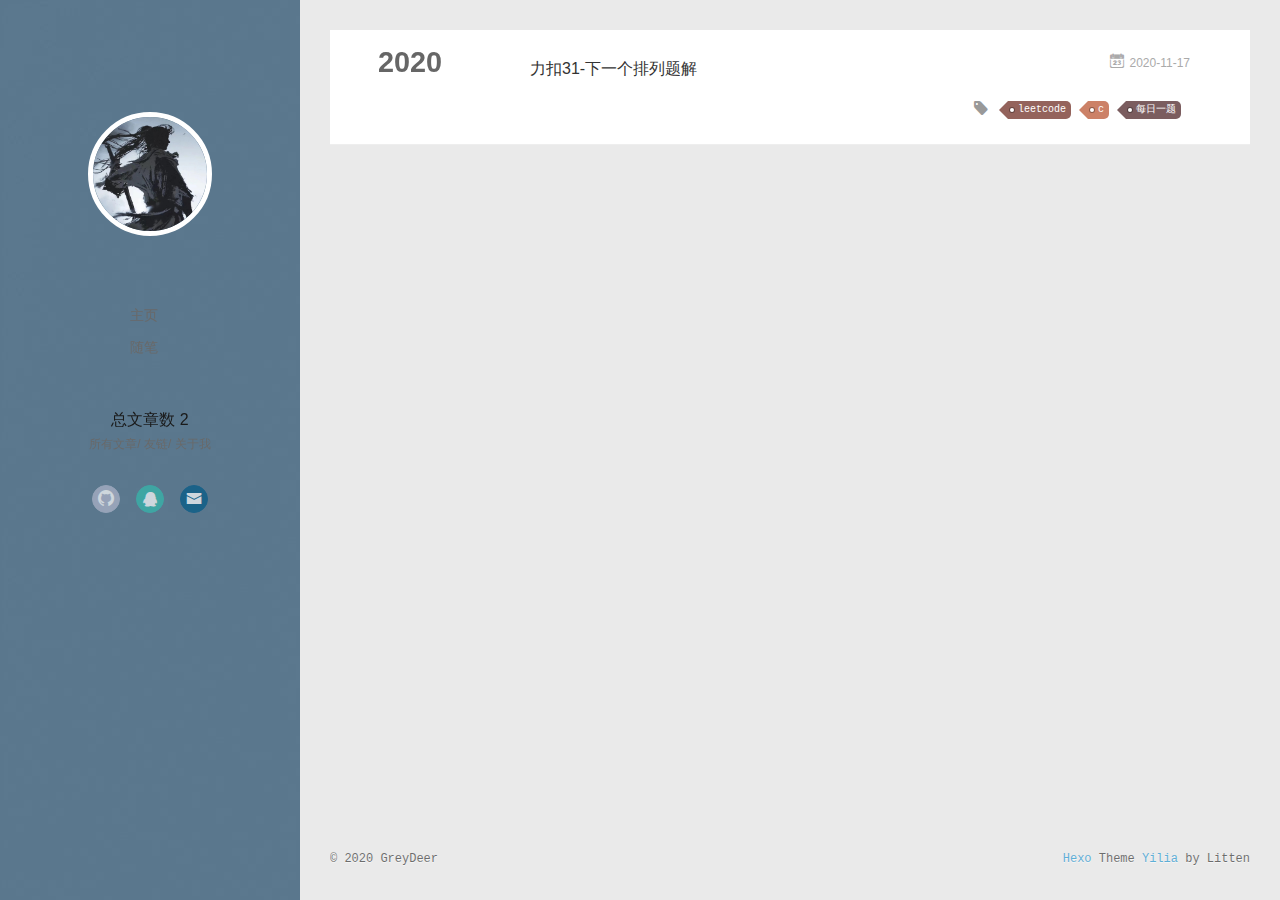
<file: tags/leetcode/index.html>
<!DOCTYPE html>
<html>
<head>
  <meta charset="utf-8">
  
  <meta name="renderer" content="webkit">
  <meta http-equiv="X-UA-Compatible" content="IE=edge" >
  <link rel="dns-prefetch" href="http://example.com">
  <title>Tag: leetcode | GreyDeer的个人博客</title>
  <meta name="viewport" content="width=device-width, initial-scale=1, maximum-scale=1">
  <meta property="og:type" content="website">
<meta property="og:title" content="GreyDeer的个人博客">
<meta property="og:url" content="http://example.com/tags/leetcode/index.html">
<meta property="og:site_name" content="GreyDeer的个人博客">
<meta property="og:locale" content="zh_CN">
<meta property="article:author" content="GreyDeer">
<meta name="twitter:card" content="summary">
  
    <link rel="alternative" href="/atom.xml" title="GreyDeer的个人博客" type="application/atom+xml">
  
  
    <link rel="icon" href="/assets/logo.jpg">
  
  <link rel="stylesheet" type="text/css" href="/./main.0cf68a.css">
  <style type="text/css">
  
    #container.show {
      background: linear-gradient(200deg,#a0cfe4,#e8c37e);
    }
  </style>
  

  

<meta name="generator" content="Hexo 5.2.0"></head>

<body>
  <div id="container" q-class="show:isCtnShow">
    <canvas id="anm-canvas" class="anm-canvas"></canvas>
    <div class="left-col" q-class="show:isShow">
      
<div class="overlay" style="background: #00000"></div>
<div class="intrude-less">
	<header id="header" class="inner">
		
    <div id="ds-reset" class="ds-post-self">
    <div class="ds-avatar" >
    <img src="/assets/head.jpg">
    
		<hgroup>
		  <h1 class="header-author"><a href="/"></a></h1>
		</hgroup>
		

		<nav class="header-menu">
			<ul>
			
				<li><a href="/">主页</a></li>
	        
				<li><a href="/tags/%E9%9A%8F%E7%AC%94/">随笔</a></li>
	        
			</ul>
		</nav>
		<nav>
            总文章数 2
        </nav>
		<nav class="header-smart-menu">
    		
    			
    			<a q-on="click: openSlider(e, 'innerArchive')" href="javascript:void(0)">所有文章</a>
    			
            
    			
    			<a q-on="click: openSlider(e, 'friends')" href="javascript:void(0)">友链</a>
    			
            
    			
    			<a q-on="click: openSlider(e, 'aboutme')" href="javascript:void(0)">关于我</a>
    			
            
		</nav>
		<nav class="header-nav">
			<div class="social">
				
					<a class="github" target="_blank" href="/github.com/GreyDeer" title="github"><i class="icon-github"></i></a>
		        
					<a class="qq" target="_blank" href="tencent://message/?uin=3108607758" title="qq"><i class="icon-qq"></i></a>
		        
					<a class="mail" target="_blank" href="mailto:3108607758@qq.com" title="mail"><i class="icon-mail"></i></a>
		        
			</div>
				
	
		</nav>
	</header>		
</div>

    </div>
    <div class="mid-col" q-class="show:isShow,hide:isShow|isFalse">
      
<nav id="mobile-nav">
  	<div class="overlay js-overlay" style="background: #00000"></div>
	<div class="btnctn js-mobile-btnctn">
  		<div class="slider-trigger list" q-on="click: openSlider(e)"><i class="icon icon-sort"></i></div>
	</div>
	<div class="intrude-less">
		<header id="header" class="inner">
			<div class="profilepic">
				<img src="/assets/head.jpg" class="js-avatar">
			</div>
			<hgroup>
			  <h1 class="header-author js-header-author"></h1>
			</hgroup>
			
			
			
				
			
				
			
			
			
			<nav class="header-nav">
				<div class="social">
					
						<a class="github" target="_blank" href="/github.com/GreyDeer" title="github"><i class="icon-github"></i></a>
			        
						<a class="qq" target="_blank" href="tencent://message/?uin=3108607758" title="qq"><i class="icon-qq"></i></a>
			        
						<a class="mail" target="_blank" href="mailto:3108607758@qq.com" title="mail"><i class="icon-mail"></i></a>
			        
				</div>
			</nav>

			<nav class="header-menu js-header-menu">
				<ul style="width: 50%">
				
				
					<li style="width: 50%"><a href="/">主页</a></li>
		        
					<li style="width: 50%"><a href="/tags/%E9%9A%8F%E7%AC%94/">随笔</a></li>
		        
				</ul>
			</nav>
		</header>				
	</div>
	<div class="mobile-mask" style="display:none" q-show="isShow"></div>
</nav>

      <div id="wrapper" class="body-wrap">
        <div class="menu-l">
          <div class="canvas-wrap">
            <canvas data-colors="#eaeaea" data-sectionHeight="100" data-contentId="js-content" id="myCanvas1" class="anm-canvas"></canvas>
          </div>
          <div id="js-content" class="content-ll">
            
  
  
    
    
      
      
      <section class="archives-wrap">
        <div class="archive-year-wrap">
          <a href="/archives/2020" class="archive-year">2020</a>
        </div>
        <div class="archives">
    
    <article class="archive-article archive-type-post">
  <div class="archive-article-inner">
    <header class="archive-article-header">
      	<div class="article-meta">
	      	<a href="/2020/11/17/%E5%8A%9B%E6%89%A331-%E4%B8%8B%E4%B8%80%E4%B8%AA%E6%8E%92%E5%88%97%E9%A2%98%E8%A7%A3/" class="archive-article-date">
  	<time datetime="2020-11-17T15:01:38.000Z" itemprop="datePublished"><i class="icon-calendar icon"></i>2020-11-17</time>
</a>
        </div>
    	 
  
    <h1 itemprop="name">
      <a class="archive-article-title" href="/2020/11/17/%E5%8A%9B%E6%89%A331-%E4%B8%8B%E4%B8%80%E4%B8%AA%E6%8E%92%E5%88%97%E9%A2%98%E8%A7%A3/">力扣31-下一个排列题解</a>
    </h1>
  

        <div class="article-info info-on-right">
          
	<div class="article-tag tagcloud">
		<i class="icon-price-tags icon"></i>
		<ul class="article-tag-list">
			 
        		<li class="article-tag-list-item">
        			<a href="javascript:void(0)" class="js-tag article-tag-list-link color4">leetcode</a>
        		</li>
      		 
        		<li class="article-tag-list-item">
        			<a href="javascript:void(0)" class="js-tag article-tag-list-link color2">c</a>
        		</li>
      		 
        		<li class="article-tag-list-item">
        			<a href="javascript:void(0)" class="js-tag article-tag-list-link color5">每日一题</a>
        		</li>
      		
		</ul>
	</div>

          

        </div>
        <div class="clearfix"></div>
    </header>
  </div>
</article>
  
  
    </div></section>
  

    


          </div>
        </div>
      </div>
      <footer id="footer">
  <div class="outer">
    <div id="footer-info">
    	<div class="footer-left">
    		&copy; 2020 GreyDeer
    	</div>
      	<div class="footer-right">
      		<a href="http://hexo.io/" target="_blank">Hexo</a>  Theme <a href="https://github.com/litten/hexo-theme-yilia" target="_blank">Yilia</a> by Litten
      	</div>
    </div>
  </div>
</footer>

<!--页面点击小红心-->
<script type="text/javascript" src="/love.js"></script>
    </div>
    <script>
	var yiliaConfig = {
		mathjax: false,
		isHome: false,
		isPost: false,
		isArchive: false,
		isTag: true,
		isCategory: false,
		open_in_new: true,
		toc_hide_index: true,
		root: "/",
		innerArchive: true,
		showTags: false
	}
</script>

<script>!function(t){function n(e){if(r[e])return r[e].exports;var i=r[e]={exports:{},id:e,loaded:!1};return t[e].call(i.exports,i,i.exports,n),i.loaded=!0,i.exports}var r={};n.m=t,n.c=r,n.p="./",n(0)}([function(t,n,r){r(195),t.exports=r(191)},function(t,n,r){var e=r(3),i=r(52),o=r(27),u=r(28),c=r(53),f="prototype",a=function(t,n,r){var s,l,h,v,p=t&a.F,d=t&a.G,y=t&a.S,g=t&a.P,b=t&a.B,m=d?e:y?e[n]||(e[n]={}):(e[n]||{})[f],x=d?i:i[n]||(i[n]={}),w=x[f]||(x[f]={});d&&(r=n);for(s in r)l=!p&&m&&void 0!==m[s],h=(l?m:r)[s],v=b&&l?c(h,e):g&&"function"==typeof h?c(Function.call,h):h,m&&u(m,s,h,t&a.U),x[s]!=h&&o(x,s,v),g&&w[s]!=h&&(w[s]=h)};e.core=i,a.F=1,a.G=2,a.S=4,a.P=8,a.B=16,a.W=32,a.U=64,a.R=128,t.exports=a},function(t,n,r){var e=r(6);t.exports=function(t){if(!e(t))throw TypeError(t+" is not an object!");return t}},function(t,n){var r=t.exports="undefined"!=typeof window&&window.Math==Math?window:"undefined"!=typeof self&&self.Math==Math?self:Function("return this")();"number"==typeof __g&&(__g=r)},function(t,n){t.exports=function(t){try{return!!t()}catch(t){return!0}}},function(t,n){var r=t.exports="undefined"!=typeof window&&window.Math==Math?window:"undefined"!=typeof self&&self.Math==Math?self:Function("return this")();"number"==typeof __g&&(__g=r)},function(t,n){t.exports=function(t){return"object"==typeof t?null!==t:"function"==typeof t}},function(t,n,r){var e=r(126)("wks"),i=r(76),o=r(3).Symbol,u="function"==typeof o;(t.exports=function(t){return e[t]||(e[t]=u&&o[t]||(u?o:i)("Symbol."+t))}).store=e},function(t,n){var r={}.hasOwnProperty;t.exports=function(t,n){return r.call(t,n)}},function(t,n,r){var e=r(94),i=r(33);t.exports=function(t){return e(i(t))}},function(t,n,r){t.exports=!r(4)(function(){return 7!=Object.defineProperty({},"a",{get:function(){return 7}}).a})},function(t,n,r){var e=r(2),i=r(167),o=r(50),u=Object.defineProperty;n.f=r(10)?Object.defineProperty:function(t,n,r){if(e(t),n=o(n,!0),e(r),i)try{return u(t,n,r)}catch(t){}if("get"in r||"set"in r)throw TypeError("Accessors not supported!");return"value"in r&&(t[n]=r.value),t}},function(t,n,r){t.exports=!r(18)(function(){return 7!=Object.defineProperty({},"a",{get:function(){return 7}}).a})},function(t,n,r){var e=r(14),i=r(22);t.exports=r(12)?function(t,n,r){return e.f(t,n,i(1,r))}:function(t,n,r){return t[n]=r,t}},function(t,n,r){var e=r(20),i=r(58),o=r(42),u=Object.defineProperty;n.f=r(12)?Object.defineProperty:function(t,n,r){if(e(t),n=o(n,!0),e(r),i)try{return u(t,n,r)}catch(t){}if("get"in r||"set"in r)throw TypeError("Accessors not supported!");return"value"in r&&(t[n]=r.value),t}},function(t,n,r){var e=r(40)("wks"),i=r(23),o=r(5).Symbol,u="function"==typeof o;(t.exports=function(t){return e[t]||(e[t]=u&&o[t]||(u?o:i)("Symbol."+t))}).store=e},function(t,n,r){var e=r(67),i=Math.min;t.exports=function(t){return t>0?i(e(t),9007199254740991):0}},function(t,n,r){var e=r(46);t.exports=function(t){return Object(e(t))}},function(t,n){t.exports=function(t){try{return!!t()}catch(t){return!0}}},function(t,n,r){var e=r(63),i=r(34);t.exports=Object.keys||function(t){return e(t,i)}},function(t,n,r){var e=r(21);t.exports=function(t){if(!e(t))throw TypeError(t+" is not an object!");return t}},function(t,n){t.exports=function(t){return"object"==typeof t?null!==t:"function"==typeof t}},function(t,n){t.exports=function(t,n){return{enumerable:!(1&t),configurable:!(2&t),writable:!(4&t),value:n}}},function(t,n){var r=0,e=Math.random();t.exports=function(t){return"Symbol(".concat(void 0===t?"":t,")_",(++r+e).toString(36))}},function(t,n){var r={}.hasOwnProperty;t.exports=function(t,n){return r.call(t,n)}},function(t,n){var r=t.exports={version:"2.4.0"};"number"==typeof __e&&(__e=r)},function(t,n){t.exports=function(t){if("function"!=typeof t)throw TypeError(t+" is not a function!");return t}},function(t,n,r){var e=r(11),i=r(66);t.exports=r(10)?function(t,n,r){return e.f(t,n,i(1,r))}:function(t,n,r){return t[n]=r,t}},function(t,n,r){var e=r(3),i=r(27),o=r(24),u=r(76)("src"),c="toString",f=Function[c],a=(""+f).split(c);r(52).inspectSource=function(t){return f.call(t)},(t.exports=function(t,n,r,c){var f="function"==typeof r;f&&(o(r,"name")||i(r,"name",n)),t[n]!==r&&(f&&(o(r,u)||i(r,u,t[n]?""+t[n]:a.join(String(n)))),t===e?t[n]=r:c?t[n]?t[n]=r:i(t,n,r):(delete t[n],i(t,n,r)))})(Function.prototype,c,function(){return"function"==typeof this&&this[u]||f.call(this)})},function(t,n,r){var e=r(1),i=r(4),o=r(46),u=function(t,n,r,e){var i=String(o(t)),u="<"+n;return""!==r&&(u+=" "+r+'="'+String(e).replace(/"/g,"&quot;")+'"'),u+">"+i+"</"+n+">"};t.exports=function(t,n){var r={};r[t]=n(u),e(e.P+e.F*i(function(){var n=""[t]('"');return n!==n.toLowerCase()||n.split('"').length>3}),"String",r)}},function(t,n,r){var e=r(115),i=r(46);t.exports=function(t){return e(i(t))}},function(t,n,r){var e=r(116),i=r(66),o=r(30),u=r(50),c=r(24),f=r(167),a=Object.getOwnPropertyDescriptor;n.f=r(10)?a:function(t,n){if(t=o(t),n=u(n,!0),f)try{return a(t,n)}catch(t){}if(c(t,n))return i(!e.f.call(t,n),t[n])}},function(t,n,r){var e=r(24),i=r(17),o=r(145)("IE_PROTO"),u=Object.prototype;t.exports=Object.getPrototypeOf||function(t){return t=i(t),e(t,o)?t[o]:"function"==typeof t.constructor&&t instanceof t.constructor?t.constructor.prototype:t instanceof Object?u:null}},function(t,n){t.exports=function(t){if(void 0==t)throw TypeError("Can't call method on  "+t);return t}},function(t,n){t.exports="constructor,hasOwnProperty,isPrototypeOf,propertyIsEnumerable,toLocaleString,toString,valueOf".split(",")},function(t,n){t.exports={}},function(t,n){t.exports=!0},function(t,n){n.f={}.propertyIsEnumerable},function(t,n,r){var e=r(14).f,i=r(8),o=r(15)("toStringTag");t.exports=function(t,n,r){t&&!i(t=r?t:t.prototype,o)&&e(t,o,{configurable:!0,value:n})}},function(t,n,r){var e=r(40)("keys"),i=r(23);t.exports=function(t){return e[t]||(e[t]=i(t))}},function(t,n,r){var e=r(5),i="__core-js_shared__",o=e[i]||(e[i]={});t.exports=function(t){return o[t]||(o[t]={})}},function(t,n){var r=Math.ceil,e=Math.floor;t.exports=function(t){return isNaN(t=+t)?0:(t>0?e:r)(t)}},function(t,n,r){var e=r(21);t.exports=function(t,n){if(!e(t))return t;var r,i;if(n&&"function"==typeof(r=t.toString)&&!e(i=r.call(t)))return i;if("function"==typeof(r=t.valueOf)&&!e(i=r.call(t)))return i;if(!n&&"function"==typeof(r=t.toString)&&!e(i=r.call(t)))return i;throw TypeError("Can't convert object to primitive value")}},function(t,n,r){var e=r(5),i=r(25),o=r(36),u=r(44),c=r(14).f;t.exports=function(t){var n=i.Symbol||(i.Symbol=o?{}:e.Symbol||{});"_"==t.charAt(0)||t in n||c(n,t,{value:u.f(t)})}},function(t,n,r){n.f=r(15)},function(t,n){var r={}.toString;t.exports=function(t){return r.call(t).slice(8,-1)}},function(t,n){t.exports=function(t){if(void 0==t)throw TypeError("Can't call method on  "+t);return t}},function(t,n,r){var e=r(4);t.exports=function(t,n){return!!t&&e(function(){n?t.call(null,function(){},1):t.call(null)})}},function(t,n,r){var e=r(53),i=r(115),o=r(17),u=r(16),c=r(203);t.exports=function(t,n){var r=1==t,f=2==t,a=3==t,s=4==t,l=6==t,h=5==t||l,v=n||c;return function(n,c,p){for(var d,y,g=o(n),b=i(g),m=e(c,p,3),x=u(b.length),w=0,S=r?v(n,x):f?v(n,0):void 0;x>w;w++)if((h||w in b)&&(d=b[w],y=m(d,w,g),t))if(r)S[w]=y;else if(y)switch(t){case 3:return!0;case 5:return d;case 6:return w;case 2:S.push(d)}else if(s)return!1;return l?-1:a||s?s:S}}},function(t,n,r){var e=r(1),i=r(52),o=r(4);t.exports=function(t,n){var r=(i.Object||{})[t]||Object[t],u={};u[t]=n(r),e(e.S+e.F*o(function(){r(1)}),"Object",u)}},function(t,n,r){var e=r(6);t.exports=function(t,n){if(!e(t))return t;var r,i;if(n&&"function"==typeof(r=t.toString)&&!e(i=r.call(t)))return i;if("function"==typeof(r=t.valueOf)&&!e(i=r.call(t)))return i;if(!n&&"function"==typeof(r=t.toString)&&!e(i=r.call(t)))return i;throw TypeError("Can't convert object to primitive value")}},function(t,n,r){var e=r(5),i=r(25),o=r(91),u=r(13),c="prototype",f=function(t,n,r){var a,s,l,h=t&f.F,v=t&f.G,p=t&f.S,d=t&f.P,y=t&f.B,g=t&f.W,b=v?i:i[n]||(i[n]={}),m=b[c],x=v?e:p?e[n]:(e[n]||{})[c];v&&(r=n);for(a in r)(s=!h&&x&&void 0!==x[a])&&a in b||(l=s?x[a]:r[a],b[a]=v&&"function"!=typeof x[a]?r[a]:y&&s?o(l,e):g&&x[a]==l?function(t){var n=function(n,r,e){if(this instanceof t){switch(arguments.length){case 0:return new t;case 1:return new t(n);case 2:return new t(n,r)}return new t(n,r,e)}return t.apply(this,arguments)};return n[c]=t[c],n}(l):d&&"function"==typeof l?o(Function.call,l):l,d&&((b.virtual||(b.virtual={}))[a]=l,t&f.R&&m&&!m[a]&&u(m,a,l)))};f.F=1,f.G=2,f.S=4,f.P=8,f.B=16,f.W=32,f.U=64,f.R=128,t.exports=f},function(t,n){var r=t.exports={version:"2.4.0"};"number"==typeof __e&&(__e=r)},function(t,n,r){var e=r(26);t.exports=function(t,n,r){if(e(t),void 0===n)return t;switch(r){case 1:return function(r){return t.call(n,r)};case 2:return function(r,e){return t.call(n,r,e)};case 3:return function(r,e,i){return t.call(n,r,e,i)}}return function(){return t.apply(n,arguments)}}},function(t,n,r){var e=r(183),i=r(1),o=r(126)("metadata"),u=o.store||(o.store=new(r(186))),c=function(t,n,r){var i=u.get(t);if(!i){if(!r)return;u.set(t,i=new e)}var o=i.get(n);if(!o){if(!r)return;i.set(n,o=new e)}return o},f=function(t,n,r){var e=c(n,r,!1);return void 0!==e&&e.has(t)},a=function(t,n,r){var e=c(n,r,!1);return void 0===e?void 0:e.get(t)},s=function(t,n,r,e){c(r,e,!0).set(t,n)},l=function(t,n){var r=c(t,n,!1),e=[];return r&&r.forEach(function(t,n){e.push(n)}),e},h=function(t){return void 0===t||"symbol"==typeof t?t:String(t)},v=function(t){i(i.S,"Reflect",t)};t.exports={store:u,map:c,has:f,get:a,set:s,keys:l,key:h,exp:v}},function(t,n,r){"use strict";if(r(10)){var e=r(69),i=r(3),o=r(4),u=r(1),c=r(127),f=r(152),a=r(53),s=r(68),l=r(66),h=r(27),v=r(73),p=r(67),d=r(16),y=r(75),g=r(50),b=r(24),m=r(180),x=r(114),w=r(6),S=r(17),_=r(137),O=r(70),E=r(32),P=r(71).f,j=r(154),F=r(76),M=r(7),A=r(48),N=r(117),T=r(146),I=r(155),k=r(80),L=r(123),R=r(74),C=r(130),D=r(160),U=r(11),W=r(31),G=U.f,B=W.f,V=i.RangeError,z=i.TypeError,q=i.Uint8Array,K="ArrayBuffer",J="Shared"+K,Y="BYTES_PER_ELEMENT",H="prototype",$=Array[H],X=f.ArrayBuffer,Q=f.DataView,Z=A(0),tt=A(2),nt=A(3),rt=A(4),et=A(5),it=A(6),ot=N(!0),ut=N(!1),ct=I.values,ft=I.keys,at=I.entries,st=$.lastIndexOf,lt=$.reduce,ht=$.reduceRight,vt=$.join,pt=$.sort,dt=$.slice,yt=$.toString,gt=$.toLocaleString,bt=M("iterator"),mt=M("toStringTag"),xt=F("typed_constructor"),wt=F("def_constructor"),St=c.CONSTR,_t=c.TYPED,Ot=c.VIEW,Et="Wrong length!",Pt=A(1,function(t,n){return Tt(T(t,t[wt]),n)}),jt=o(function(){return 1===new q(new Uint16Array([1]).buffer)[0]}),Ft=!!q&&!!q[H].set&&o(function(){new q(1).set({})}),Mt=function(t,n){if(void 0===t)throw z(Et);var r=+t,e=d(t);if(n&&!m(r,e))throw V(Et);return e},At=function(t,n){var r=p(t);if(r<0||r%n)throw V("Wrong offset!");return r},Nt=function(t){if(w(t)&&_t in t)return t;throw z(t+" is not a typed array!")},Tt=function(t,n){if(!(w(t)&&xt in t))throw z("It is not a typed array constructor!");return new t(n)},It=function(t,n){return kt(T(t,t[wt]),n)},kt=function(t,n){for(var r=0,e=n.length,i=Tt(t,e);e>r;)i[r]=n[r++];return i},Lt=function(t,n,r){G(t,n,{get:function(){return this._d[r]}})},Rt=function(t){var n,r,e,i,o,u,c=S(t),f=arguments.length,s=f>1?arguments[1]:void 0,l=void 0!==s,h=j(c);if(void 0!=h&&!_(h)){for(u=h.call(c),e=[],n=0;!(o=u.next()).done;n++)e.push(o.value);c=e}for(l&&f>2&&(s=a(s,arguments[2],2)),n=0,r=d(c.length),i=Tt(this,r);r>n;n++)i[n]=l?s(c[n],n):c[n];return i},Ct=function(){for(var t=0,n=arguments.length,r=Tt(this,n);n>t;)r[t]=arguments[t++];return r},Dt=!!q&&o(function(){gt.call(new q(1))}),Ut=function(){return gt.apply(Dt?dt.call(Nt(this)):Nt(this),arguments)},Wt={copyWithin:function(t,n){return D.call(Nt(this),t,n,arguments.length>2?arguments[2]:void 0)},every:function(t){return rt(Nt(this),t,arguments.length>1?arguments[1]:void 0)},fill:function(t){return C.apply(Nt(this),arguments)},filter:function(t){return It(this,tt(Nt(this),t,arguments.length>1?arguments[1]:void 0))},find:function(t){return et(Nt(this),t,arguments.length>1?arguments[1]:void 0)},findIndex:function(t){return it(Nt(this),t,arguments.length>1?arguments[1]:void 0)},forEach:function(t){Z(Nt(this),t,arguments.length>1?arguments[1]:void 0)},indexOf:function(t){return ut(Nt(this),t,arguments.length>1?arguments[1]:void 0)},includes:function(t){return ot(Nt(this),t,arguments.length>1?arguments[1]:void 0)},join:function(t){return vt.apply(Nt(this),arguments)},lastIndexOf:function(t){return st.apply(Nt(this),arguments)},map:function(t){return Pt(Nt(this),t,arguments.length>1?arguments[1]:void 0)},reduce:function(t){return lt.apply(Nt(this),arguments)},reduceRight:function(t){return ht.apply(Nt(this),arguments)},reverse:function(){for(var t,n=this,r=Nt(n).length,e=Math.floor(r/2),i=0;i<e;)t=n[i],n[i++]=n[--r],n[r]=t;return n},some:function(t){return nt(Nt(this),t,arguments.length>1?arguments[1]:void 0)},sort:function(t){return pt.call(Nt(this),t)},subarray:function(t,n){var r=Nt(this),e=r.length,i=y(t,e);return new(T(r,r[wt]))(r.buffer,r.byteOffset+i*r.BYTES_PER_ELEMENT,d((void 0===n?e:y(n,e))-i))}},Gt=function(t,n){return It(this,dt.call(Nt(this),t,n))},Bt=function(t){Nt(this);var n=At(arguments[1],1),r=this.length,e=S(t),i=d(e.length),o=0;if(i+n>r)throw V(Et);for(;o<i;)this[n+o]=e[o++]},Vt={entries:function(){return at.call(Nt(this))},keys:function(){return ft.call(Nt(this))},values:function(){return ct.call(Nt(this))}},zt=function(t,n){return w(t)&&t[_t]&&"symbol"!=typeof n&&n in t&&String(+n)==String(n)},qt=function(t,n){return zt(t,n=g(n,!0))?l(2,t[n]):B(t,n)},Kt=function(t,n,r){return!(zt(t,n=g(n,!0))&&w(r)&&b(r,"value"))||b(r,"get")||b(r,"set")||r.configurable||b(r,"writable")&&!r.writable||b(r,"enumerable")&&!r.enumerable?G(t,n,r):(t[n]=r.value,t)};St||(W.f=qt,U.f=Kt),u(u.S+u.F*!St,"Object",{getOwnPropertyDescriptor:qt,defineProperty:Kt}),o(function(){yt.call({})})&&(yt=gt=function(){return vt.call(this)});var Jt=v({},Wt);v(Jt,Vt),h(Jt,bt,Vt.values),v(Jt,{slice:Gt,set:Bt,constructor:function(){},toString:yt,toLocaleString:Ut}),Lt(Jt,"buffer","b"),Lt(Jt,"byteOffset","o"),Lt(Jt,"byteLength","l"),Lt(Jt,"length","e"),G(Jt,mt,{get:function(){return this[_t]}}),t.exports=function(t,n,r,f){f=!!f;var a=t+(f?"Clamped":"")+"Array",l="Uint8Array"!=a,v="get"+t,p="set"+t,y=i[a],g=y||{},b=y&&E(y),m=!y||!c.ABV,S={},_=y&&y[H],j=function(t,r){var e=t._d;return e.v[v](r*n+e.o,jt)},F=function(t,r,e){var i=t._d;f&&(e=(e=Math.round(e))<0?0:e>255?255:255&e),i.v[p](r*n+i.o,e,jt)},M=function(t,n){G(t,n,{get:function(){return j(this,n)},set:function(t){return F(this,n,t)},enumerable:!0})};m?(y=r(function(t,r,e,i){s(t,y,a,"_d");var o,u,c,f,l=0,v=0;if(w(r)){if(!(r instanceof X||(f=x(r))==K||f==J))return _t in r?kt(y,r):Rt.call(y,r);o=r,v=At(e,n);var p=r.byteLength;if(void 0===i){if(p%n)throw V(Et);if((u=p-v)<0)throw V(Et)}else if((u=d(i)*n)+v>p)throw V(Et);c=u/n}else c=Mt(r,!0),u=c*n,o=new X(u);for(h(t,"_d",{b:o,o:v,l:u,e:c,v:new Q(o)});l<c;)M(t,l++)}),_=y[H]=O(Jt),h(_,"constructor",y)):L(function(t){new y(null),new y(t)},!0)||(y=r(function(t,r,e,i){s(t,y,a);var o;return w(r)?r instanceof X||(o=x(r))==K||o==J?void 0!==i?new g(r,At(e,n),i):void 0!==e?new g(r,At(e,n)):new g(r):_t in r?kt(y,r):Rt.call(y,r):new g(Mt(r,l))}),Z(b!==Function.prototype?P(g).concat(P(b)):P(g),function(t){t in y||h(y,t,g[t])}),y[H]=_,e||(_.constructor=y));var A=_[bt],N=!!A&&("values"==A.name||void 0==A.name),T=Vt.values;h(y,xt,!0),h(_,_t,a),h(_,Ot,!0),h(_,wt,y),(f?new y(1)[mt]==a:mt in _)||G(_,mt,{get:function(){return a}}),S[a]=y,u(u.G+u.W+u.F*(y!=g),S),u(u.S,a,{BYTES_PER_ELEMENT:n,from:Rt,of:Ct}),Y in _||h(_,Y,n),u(u.P,a,Wt),R(a),u(u.P+u.F*Ft,a,{set:Bt}),u(u.P+u.F*!N,a,Vt),u(u.P+u.F*(_.toString!=yt),a,{toString:yt}),u(u.P+u.F*o(function(){new y(1).slice()}),a,{slice:Gt}),u(u.P+u.F*(o(function(){return[1,2].toLocaleString()!=new y([1,2]).toLocaleString()})||!o(function(){_.toLocaleString.call([1,2])})),a,{toLocaleString:Ut}),k[a]=N?A:T,e||N||h(_,bt,T)}}else t.exports=function(){}},function(t,n){var r={}.toString;t.exports=function(t){return r.call(t).slice(8,-1)}},function(t,n,r){var e=r(21),i=r(5).document,o=e(i)&&e(i.createElement);t.exports=function(t){return o?i.createElement(t):{}}},function(t,n,r){t.exports=!r(12)&&!r(18)(function(){return 7!=Object.defineProperty(r(57)("div"),"a",{get:function(){return 7}}).a})},function(t,n,r){"use strict";var e=r(36),i=r(51),o=r(64),u=r(13),c=r(8),f=r(35),a=r(96),s=r(38),l=r(103),h=r(15)("iterator"),v=!([].keys&&"next"in[].keys()),p="keys",d="values",y=function(){return this};t.exports=function(t,n,r,g,b,m,x){a(r,n,g);var w,S,_,O=function(t){if(!v&&t in F)return F[t];switch(t){case p:case d:return function(){return new r(this,t)}}return function(){return new r(this,t)}},E=n+" Iterator",P=b==d,j=!1,F=t.prototype,M=F[h]||F["@@iterator"]||b&&F[b],A=M||O(b),N=b?P?O("entries"):A:void 0,T="Array"==n?F.entries||M:M;if(T&&(_=l(T.call(new t)))!==Object.prototype&&(s(_,E,!0),e||c(_,h)||u(_,h,y)),P&&M&&M.name!==d&&(j=!0,A=function(){return M.call(this)}),e&&!x||!v&&!j&&F[h]||u(F,h,A),f[n]=A,f[E]=y,b)if(w={values:P?A:O(d),keys:m?A:O(p),entries:N},x)for(S in w)S in F||o(F,S,w[S]);else i(i.P+i.F*(v||j),n,w);return w}},function(t,n,r){var e=r(20),i=r(100),o=r(34),u=r(39)("IE_PROTO"),c=function(){},f="prototype",a=function(){var t,n=r(57)("iframe"),e=o.length;for(n.style.display="none",r(93).appendChild(n),n.src="javascript:",t=n.contentWindow.document,t.open(),t.write("<script>document.F=Object<\/script>"),t.close(),a=t.F;e--;)delete a[f][o[e]];return a()};t.exports=Object.create||function(t,n){var r;return null!==t?(c[f]=e(t),r=new c,c[f]=null,r[u]=t):r=a(),void 0===n?r:i(r,n)}},function(t,n,r){var e=r(63),i=r(34).concat("length","prototype");n.f=Object.getOwnPropertyNames||function(t){return e(t,i)}},function(t,n){n.f=Object.getOwnPropertySymbols},function(t,n,r){var e=r(8),i=r(9),o=r(90)(!1),u=r(39)("IE_PROTO");t.exports=function(t,n){var r,c=i(t),f=0,a=[];for(r in c)r!=u&&e(c,r)&&a.push(r);for(;n.length>f;)e(c,r=n[f++])&&(~o(a,r)||a.push(r));return a}},function(t,n,r){t.exports=r(13)},function(t,n,r){var e=r(76)("meta"),i=r(6),o=r(24),u=r(11).f,c=0,f=Object.isExtensible||function(){return!0},a=!r(4)(function(){return f(Object.preventExtensions({}))}),s=function(t){u(t,e,{value:{i:"O"+ ++c,w:{}}})},l=function(t,n){if(!i(t))return"symbol"==typeof t?t:("string"==typeof t?"S":"P")+t;if(!o(t,e)){if(!f(t))return"F";if(!n)return"E";s(t)}return t[e].i},h=function(t,n){if(!o(t,e)){if(!f(t))return!0;if(!n)return!1;s(t)}return t[e].w},v=function(t){return a&&p.NEED&&f(t)&&!o(t,e)&&s(t),t},p=t.exports={KEY:e,NEED:!1,fastKey:l,getWeak:h,onFreeze:v}},function(t,n){t.exports=function(t,n){return{enumerable:!(1&t),configurable:!(2&t),writable:!(4&t),value:n}}},function(t,n){var r=Math.ceil,e=Math.floor;t.exports=function(t){return isNaN(t=+t)?0:(t>0?e:r)(t)}},function(t,n){t.exports=function(t,n,r,e){if(!(t instanceof n)||void 0!==e&&e in t)throw TypeError(r+": incorrect invocation!");return t}},function(t,n){t.exports=!1},function(t,n,r){var e=r(2),i=r(173),o=r(133),u=r(145)("IE_PROTO"),c=function(){},f="prototype",a=function(){var t,n=r(132)("iframe"),e=o.length;for(n.style.display="none",r(135).appendChild(n),n.src="javascript:",t=n.contentWindow.document,t.open(),t.write("<script>document.F=Object<\/script>"),t.close(),a=t.F;e--;)delete a[f][o[e]];return a()};t.exports=Object.create||function(t,n){var r;return null!==t?(c[f]=e(t),r=new c,c[f]=null,r[u]=t):r=a(),void 0===n?r:i(r,n)}},function(t,n,r){var e=r(175),i=r(133).concat("length","prototype");n.f=Object.getOwnPropertyNames||function(t){return e(t,i)}},function(t,n,r){var e=r(175),i=r(133);t.exports=Object.keys||function(t){return e(t,i)}},function(t,n,r){var e=r(28);t.exports=function(t,n,r){for(var i in n)e(t,i,n[i],r);return t}},function(t,n,r){"use strict";var e=r(3),i=r(11),o=r(10),u=r(7)("species");t.exports=function(t){var n=e[t];o&&n&&!n[u]&&i.f(n,u,{configurable:!0,get:function(){return this}})}},function(t,n,r){var e=r(67),i=Math.max,o=Math.min;t.exports=function(t,n){return t=e(t),t<0?i(t+n,0):o(t,n)}},function(t,n){var r=0,e=Math.random();t.exports=function(t){return"Symbol(".concat(void 0===t?"":t,")_",(++r+e).toString(36))}},function(t,n,r){var e=r(33);t.exports=function(t){return Object(e(t))}},function(t,n,r){var e=r(7)("unscopables"),i=Array.prototype;void 0==i[e]&&r(27)(i,e,{}),t.exports=function(t){i[e][t]=!0}},function(t,n,r){var e=r(53),i=r(169),o=r(137),u=r(2),c=r(16),f=r(154),a={},s={},n=t.exports=function(t,n,r,l,h){var v,p,d,y,g=h?function(){return t}:f(t),b=e(r,l,n?2:1),m=0;if("function"!=typeof g)throw TypeError(t+" is not iterable!");if(o(g)){for(v=c(t.length);v>m;m++)if((y=n?b(u(p=t[m])[0],p[1]):b(t[m]))===a||y===s)return y}else for(d=g.call(t);!(p=d.next()).done;)if((y=i(d,b,p.value,n))===a||y===s)return y};n.BREAK=a,n.RETURN=s},function(t,n){t.exports={}},function(t,n,r){var e=r(11).f,i=r(24),o=r(7)("toStringTag");t.exports=function(t,n,r){t&&!i(t=r?t:t.prototype,o)&&e(t,o,{configurable:!0,value:n})}},function(t,n,r){var e=r(1),i=r(46),o=r(4),u=r(150),c="["+u+"]",f="​",a=RegExp("^"+c+c+"*"),s=RegExp(c+c+"*$"),l=function(t,n,r){var i={},c=o(function(){return!!u[t]()||f[t]()!=f}),a=i[t]=c?n(h):u[t];r&&(i[r]=a),e(e.P+e.F*c,"String",i)},h=l.trim=function(t,n){return t=String(i(t)),1&n&&(t=t.replace(a,"")),2&n&&(t=t.replace(s,"")),t};t.exports=l},function(t,n,r){t.exports={default:r(86),__esModule:!0}},function(t,n,r){t.exports={default:r(87),__esModule:!0}},function(t,n,r){"use strict";function e(t){return t&&t.__esModule?t:{default:t}}n.__esModule=!0;var i=r(84),o=e(i),u=r(83),c=e(u),f="function"==typeof c.default&&"symbol"==typeof o.default?function(t){return typeof t}:function(t){return t&&"function"==typeof c.default&&t.constructor===c.default&&t!==c.default.prototype?"symbol":typeof t};n.default="function"==typeof c.default&&"symbol"===f(o.default)?function(t){return void 0===t?"undefined":f(t)}:function(t){return t&&"function"==typeof c.default&&t.constructor===c.default&&t!==c.default.prototype?"symbol":void 0===t?"undefined":f(t)}},function(t,n,r){r(110),r(108),r(111),r(112),t.exports=r(25).Symbol},function(t,n,r){r(109),r(113),t.exports=r(44).f("iterator")},function(t,n){t.exports=function(t){if("function"!=typeof t)throw TypeError(t+" is not a function!");return t}},function(t,n){t.exports=function(){}},function(t,n,r){var e=r(9),i=r(106),o=r(105);t.exports=function(t){return function(n,r,u){var c,f=e(n),a=i(f.length),s=o(u,a);if(t&&r!=r){for(;a>s;)if((c=f[s++])!=c)return!0}else for(;a>s;s++)if((t||s in f)&&f[s]===r)return t||s||0;return!t&&-1}}},function(t,n,r){var e=r(88);t.exports=function(t,n,r){if(e(t),void 0===n)return t;switch(r){case 1:return function(r){return t.call(n,r)};case 2:return function(r,e){return t.call(n,r,e)};case 3:return function(r,e,i){return t.call(n,r,e,i)}}return function(){return t.apply(n,arguments)}}},function(t,n,r){var e=r(19),i=r(62),o=r(37);t.exports=function(t){var n=e(t),r=i.f;if(r)for(var u,c=r(t),f=o.f,a=0;c.length>a;)f.call(t,u=c[a++])&&n.push(u);return n}},function(t,n,r){t.exports=r(5).document&&document.documentElement},function(t,n,r){var e=r(56);t.exports=Object("z").propertyIsEnumerable(0)?Object:function(t){return"String"==e(t)?t.split(""):Object(t)}},function(t,n,r){var e=r(56);t.exports=Array.isArray||function(t){return"Array"==e(t)}},function(t,n,r){"use strict";var e=r(60),i=r(22),o=r(38),u={};r(13)(u,r(15)("iterator"),function(){return this}),t.exports=function(t,n,r){t.prototype=e(u,{next:i(1,r)}),o(t,n+" Iterator")}},function(t,n){t.exports=function(t,n){return{value:n,done:!!t}}},function(t,n,r){var e=r(19),i=r(9);t.exports=function(t,n){for(var r,o=i(t),u=e(o),c=u.length,f=0;c>f;)if(o[r=u[f++]]===n)return r}},function(t,n,r){var e=r(23)("meta"),i=r(21),o=r(8),u=r(14).f,c=0,f=Object.isExtensible||function(){return!0},a=!r(18)(function(){return f(Object.preventExtensions({}))}),s=function(t){u(t,e,{value:{i:"O"+ ++c,w:{}}})},l=function(t,n){if(!i(t))return"symbol"==typeof t?t:("string"==typeof t?"S":"P")+t;if(!o(t,e)){if(!f(t))return"F";if(!n)return"E";s(t)}return t[e].i},h=function(t,n){if(!o(t,e)){if(!f(t))return!0;if(!n)return!1;s(t)}return t[e].w},v=function(t){return a&&p.NEED&&f(t)&&!o(t,e)&&s(t),t},p=t.exports={KEY:e,NEED:!1,fastKey:l,getWeak:h,onFreeze:v}},function(t,n,r){var e=r(14),i=r(20),o=r(19);t.exports=r(12)?Object.defineProperties:function(t,n){i(t);for(var r,u=o(n),c=u.length,f=0;c>f;)e.f(t,r=u[f++],n[r]);return t}},function(t,n,r){var e=r(37),i=r(22),o=r(9),u=r(42),c=r(8),f=r(58),a=Object.getOwnPropertyDescriptor;n.f=r(12)?a:function(t,n){if(t=o(t),n=u(n,!0),f)try{return a(t,n)}catch(t){}if(c(t,n))return i(!e.f.call(t,n),t[n])}},function(t,n,r){var e=r(9),i=r(61).f,o={}.toString,u="object"==typeof window&&window&&Object.getOwnPropertyNames?Object.getOwnPropertyNames(window):[],c=function(t){try{return i(t)}catch(t){return u.slice()}};t.exports.f=function(t){return u&&"[object Window]"==o.call(t)?c(t):i(e(t))}},function(t,n,r){var e=r(8),i=r(77),o=r(39)("IE_PROTO"),u=Object.prototype;t.exports=Object.getPrototypeOf||function(t){return t=i(t),e(t,o)?t[o]:"function"==typeof t.constructor&&t instanceof t.constructor?t.constructor.prototype:t instanceof Object?u:null}},function(t,n,r){var e=r(41),i=r(33);t.exports=function(t){return function(n,r){var o,u,c=String(i(n)),f=e(r),a=c.length;return f<0||f>=a?t?"":void 0:(o=c.charCodeAt(f),o<55296||o>56319||f+1===a||(u=c.charCodeAt(f+1))<56320||u>57343?t?c.charAt(f):o:t?c.slice(f,f+2):u-56320+(o-55296<<10)+65536)}}},function(t,n,r){var e=r(41),i=Math.max,o=Math.min;t.exports=function(t,n){return t=e(t),t<0?i(t+n,0):o(t,n)}},function(t,n,r){var e=r(41),i=Math.min;t.exports=function(t){return t>0?i(e(t),9007199254740991):0}},function(t,n,r){"use strict";var e=r(89),i=r(97),o=r(35),u=r(9);t.exports=r(59)(Array,"Array",function(t,n){this._t=u(t),this._i=0,this._k=n},function(){var t=this._t,n=this._k,r=this._i++;return!t||r>=t.length?(this._t=void 0,i(1)):"keys"==n?i(0,r):"values"==n?i(0,t[r]):i(0,[r,t[r]])},"values"),o.Arguments=o.Array,e("keys"),e("values"),e("entries")},function(t,n){},function(t,n,r){"use strict";var e=r(104)(!0);r(59)(String,"String",function(t){this._t=String(t),this._i=0},function(){var t,n=this._t,r=this._i;return r>=n.length?{value:void 0,done:!0}:(t=e(n,r),this._i+=t.length,{value:t,done:!1})})},function(t,n,r){"use strict";var e=r(5),i=r(8),o=r(12),u=r(51),c=r(64),f=r(99).KEY,a=r(18),s=r(40),l=r(38),h=r(23),v=r(15),p=r(44),d=r(43),y=r(98),g=r(92),b=r(95),m=r(20),x=r(9),w=r(42),S=r(22),_=r(60),O=r(102),E=r(101),P=r(14),j=r(19),F=E.f,M=P.f,A=O.f,N=e.Symbol,T=e.JSON,I=T&&T.stringify,k="prototype",L=v("_hidden"),R=v("toPrimitive"),C={}.propertyIsEnumerable,D=s("symbol-registry"),U=s("symbols"),W=s("op-symbols"),G=Object[k],B="function"==typeof N,V=e.QObject,z=!V||!V[k]||!V[k].findChild,q=o&&a(function(){return 7!=_(M({},"a",{get:function(){return M(this,"a",{value:7}).a}})).a})?function(t,n,r){var e=F(G,n);e&&delete G[n],M(t,n,r),e&&t!==G&&M(G,n,e)}:M,K=function(t){var n=U[t]=_(N[k]);return n._k=t,n},J=B&&"symbol"==typeof N.iterator?function(t){return"symbol"==typeof t}:function(t){return t instanceof N},Y=function(t,n,r){return t===G&&Y(W,n,r),m(t),n=w(n,!0),m(r),i(U,n)?(r.enumerable?(i(t,L)&&t[L][n]&&(t[L][n]=!1),r=_(r,{enumerable:S(0,!1)})):(i(t,L)||M(t,L,S(1,{})),t[L][n]=!0),q(t,n,r)):M(t,n,r)},H=function(t,n){m(t);for(var r,e=g(n=x(n)),i=0,o=e.length;o>i;)Y(t,r=e[i++],n[r]);return t},$=function(t,n){return void 0===n?_(t):H(_(t),n)},X=function(t){var n=C.call(this,t=w(t,!0));return!(this===G&&i(U,t)&&!i(W,t))&&(!(n||!i(this,t)||!i(U,t)||i(this,L)&&this[L][t])||n)},Q=function(t,n){if(t=x(t),n=w(n,!0),t!==G||!i(U,n)||i(W,n)){var r=F(t,n);return!r||!i(U,n)||i(t,L)&&t[L][n]||(r.enumerable=!0),r}},Z=function(t){for(var n,r=A(x(t)),e=[],o=0;r.length>o;)i(U,n=r[o++])||n==L||n==f||e.push(n);return e},tt=function(t){for(var n,r=t===G,e=A(r?W:x(t)),o=[],u=0;e.length>u;)!i(U,n=e[u++])||r&&!i(G,n)||o.push(U[n]);return o};B||(N=function(){if(this instanceof N)throw TypeError("Symbol is not a constructor!");var t=h(arguments.length>0?arguments[0]:void 0),n=function(r){this===G&&n.call(W,r),i(this,L)&&i(this[L],t)&&(this[L][t]=!1),q(this,t,S(1,r))};return o&&z&&q(G,t,{configurable:!0,set:n}),K(t)},c(N[k],"toString",function(){return this._k}),E.f=Q,P.f=Y,r(61).f=O.f=Z,r(37).f=X,r(62).f=tt,o&&!r(36)&&c(G,"propertyIsEnumerable",X,!0),p.f=function(t){return K(v(t))}),u(u.G+u.W+u.F*!B,{Symbol:N});for(var nt="hasInstance,isConcatSpreadable,iterator,match,replace,search,species,split,toPrimitive,toStringTag,unscopables".split(","),rt=0;nt.length>rt;)v(nt[rt++]);for(var nt=j(v.store),rt=0;nt.length>rt;)d(nt[rt++]);u(u.S+u.F*!B,"Symbol",{for:function(t){return i(D,t+="")?D[t]:D[t]=N(t)},keyFor:function(t){if(J(t))return y(D,t);throw TypeError(t+" is not a symbol!")},useSetter:function(){z=!0},useSimple:function(){z=!1}}),u(u.S+u.F*!B,"Object",{create:$,defineProperty:Y,defineProperties:H,getOwnPropertyDescriptor:Q,getOwnPropertyNames:Z,getOwnPropertySymbols:tt}),T&&u(u.S+u.F*(!B||a(function(){var t=N();return"[null]"!=I([t])||"{}"!=I({a:t})||"{}"!=I(Object(t))})),"JSON",{stringify:function(t){if(void 0!==t&&!J(t)){for(var n,r,e=[t],i=1;arguments.length>i;)e.push(arguments[i++]);return n=e[1],"function"==typeof n&&(r=n),!r&&b(n)||(n=function(t,n){if(r&&(n=r.call(this,t,n)),!J(n))return n}),e[1]=n,I.apply(T,e)}}}),N[k][R]||r(13)(N[k],R,N[k].valueOf),l(N,"Symbol"),l(Math,"Math",!0),l(e.JSON,"JSON",!0)},function(t,n,r){r(43)("asyncIterator")},function(t,n,r){r(43)("observable")},function(t,n,r){r(107);for(var e=r(5),i=r(13),o=r(35),u=r(15)("toStringTag"),c=["NodeList","DOMTokenList","MediaList","StyleSheetList","CSSRuleList"],f=0;f<5;f++){var a=c[f],s=e[a],l=s&&s.prototype;l&&!l[u]&&i(l,u,a),o[a]=o.Array}},function(t,n,r){var e=r(45),i=r(7)("toStringTag"),o="Arguments"==e(function(){return arguments}()),u=function(t,n){try{return t[n]}catch(t){}};t.exports=function(t){var n,r,c;return void 0===t?"Undefined":null===t?"Null":"string"==typeof(r=u(n=Object(t),i))?r:o?e(n):"Object"==(c=e(n))&&"function"==typeof n.callee?"Arguments":c}},function(t,n,r){var e=r(45);t.exports=Object("z").propertyIsEnumerable(0)?Object:function(t){return"String"==e(t)?t.split(""):Object(t)}},function(t,n){n.f={}.propertyIsEnumerable},function(t,n,r){var e=r(30),i=r(16),o=r(75);t.exports=function(t){return function(n,r,u){var c,f=e(n),a=i(f.length),s=o(u,a);if(t&&r!=r){for(;a>s;)if((c=f[s++])!=c)return!0}else for(;a>s;s++)if((t||s in f)&&f[s]===r)return t||s||0;return!t&&-1}}},function(t,n,r){"use strict";var e=r(3),i=r(1),o=r(28),u=r(73),c=r(65),f=r(79),a=r(68),s=r(6),l=r(4),h=r(123),v=r(81),p=r(136);t.exports=function(t,n,r,d,y,g){var b=e[t],m=b,x=y?"set":"add",w=m&&m.prototype,S={},_=function(t){var n=w[t];o(w,t,"delete"==t?function(t){return!(g&&!s(t))&&n.call(this,0===t?0:t)}:"has"==t?function(t){return!(g&&!s(t))&&n.call(this,0===t?0:t)}:"get"==t?function(t){return g&&!s(t)?void 0:n.call(this,0===t?0:t)}:"add"==t?function(t){return n.call(this,0===t?0:t),this}:function(t,r){return n.call(this,0===t?0:t,r),this})};if("function"==typeof m&&(g||w.forEach&&!l(function(){(new m).entries().next()}))){var O=new m,E=O[x](g?{}:-0,1)!=O,P=l(function(){O.has(1)}),j=h(function(t){new m(t)}),F=!g&&l(function(){for(var t=new m,n=5;n--;)t[x](n,n);return!t.has(-0)});j||(m=n(function(n,r){a(n,m,t);var e=p(new b,n,m);return void 0!=r&&f(r,y,e[x],e),e}),m.prototype=w,w.constructor=m),(P||F)&&(_("delete"),_("has"),y&&_("get")),(F||E)&&_(x),g&&w.clear&&delete w.clear}else m=d.getConstructor(n,t,y,x),u(m.prototype,r),c.NEED=!0;return v(m,t),S[t]=m,i(i.G+i.W+i.F*(m!=b),S),g||d.setStrong(m,t,y),m}},function(t,n,r){"use strict";var e=r(27),i=r(28),o=r(4),u=r(46),c=r(7);t.exports=function(t,n,r){var f=c(t),a=r(u,f,""[t]),s=a[0],l=a[1];o(function(){var n={};return n[f]=function(){return 7},7!=""[t](n)})&&(i(String.prototype,t,s),e(RegExp.prototype,f,2==n?function(t,n){return l.call(t,this,n)}:function(t){return l.call(t,this)}))}
},function(t,n,r){"use strict";var e=r(2);t.exports=function(){var t=e(this),n="";return t.global&&(n+="g"),t.ignoreCase&&(n+="i"),t.multiline&&(n+="m"),t.unicode&&(n+="u"),t.sticky&&(n+="y"),n}},function(t,n){t.exports=function(t,n,r){var e=void 0===r;switch(n.length){case 0:return e?t():t.call(r);case 1:return e?t(n[0]):t.call(r,n[0]);case 2:return e?t(n[0],n[1]):t.call(r,n[0],n[1]);case 3:return e?t(n[0],n[1],n[2]):t.call(r,n[0],n[1],n[2]);case 4:return e?t(n[0],n[1],n[2],n[3]):t.call(r,n[0],n[1],n[2],n[3])}return t.apply(r,n)}},function(t,n,r){var e=r(6),i=r(45),o=r(7)("match");t.exports=function(t){var n;return e(t)&&(void 0!==(n=t[o])?!!n:"RegExp"==i(t))}},function(t,n,r){var e=r(7)("iterator"),i=!1;try{var o=[7][e]();o.return=function(){i=!0},Array.from(o,function(){throw 2})}catch(t){}t.exports=function(t,n){if(!n&&!i)return!1;var r=!1;try{var o=[7],u=o[e]();u.next=function(){return{done:r=!0}},o[e]=function(){return u},t(o)}catch(t){}return r}},function(t,n,r){t.exports=r(69)||!r(4)(function(){var t=Math.random();__defineSetter__.call(null,t,function(){}),delete r(3)[t]})},function(t,n){n.f=Object.getOwnPropertySymbols},function(t,n,r){var e=r(3),i="__core-js_shared__",o=e[i]||(e[i]={});t.exports=function(t){return o[t]||(o[t]={})}},function(t,n,r){for(var e,i=r(3),o=r(27),u=r(76),c=u("typed_array"),f=u("view"),a=!(!i.ArrayBuffer||!i.DataView),s=a,l=0,h="Int8Array,Uint8Array,Uint8ClampedArray,Int16Array,Uint16Array,Int32Array,Uint32Array,Float32Array,Float64Array".split(",");l<9;)(e=i[h[l++]])?(o(e.prototype,c,!0),o(e.prototype,f,!0)):s=!1;t.exports={ABV:a,CONSTR:s,TYPED:c,VIEW:f}},function(t,n){"use strict";var r={versions:function(){var t=window.navigator.userAgent;return{trident:t.indexOf("Trident")>-1,presto:t.indexOf("Presto")>-1,webKit:t.indexOf("AppleWebKit")>-1,gecko:t.indexOf("Gecko")>-1&&-1==t.indexOf("KHTML"),mobile:!!t.match(/AppleWebKit.*Mobile.*/),ios:!!t.match(/\(i[^;]+;( U;)? CPU.+Mac OS X/),android:t.indexOf("Android")>-1||t.indexOf("Linux")>-1,iPhone:t.indexOf("iPhone")>-1||t.indexOf("Mac")>-1,iPad:t.indexOf("iPad")>-1,webApp:-1==t.indexOf("Safari"),weixin:-1==t.indexOf("MicroMessenger")}}()};t.exports=r},function(t,n,r){"use strict";var e=r(85),i=function(t){return t&&t.__esModule?t:{default:t}}(e),o=function(){function t(t,n,e){return n||e?String.fromCharCode(n||e):r[t]||t}function n(t){return e[t]}var r={"&quot;":'"',"&lt;":"<","&gt;":">","&amp;":"&","&nbsp;":" "},e={};for(var u in r)e[r[u]]=u;return r["&apos;"]="'",e["'"]="&#39;",{encode:function(t){return t?(""+t).replace(/['<> "&]/g,n).replace(/\r?\n/g,"<br/>").replace(/\s/g,"&nbsp;"):""},decode:function(n){return n?(""+n).replace(/<br\s*\/?>/gi,"\n").replace(/&quot;|&lt;|&gt;|&amp;|&nbsp;|&apos;|&#(\d+);|&#(\d+)/g,t).replace(/\u00a0/g," "):""},encodeBase16:function(t){if(!t)return t;t+="";for(var n=[],r=0,e=t.length;e>r;r++)n.push(t.charCodeAt(r).toString(16).toUpperCase());return n.join("")},encodeBase16forJSON:function(t){if(!t)return t;t=t.replace(/[\u4E00-\u9FBF]/gi,function(t){return escape(t).replace("%u","\\u")});for(var n=[],r=0,e=t.length;e>r;r++)n.push(t.charCodeAt(r).toString(16).toUpperCase());return n.join("")},decodeBase16:function(t){if(!t)return t;t+="";for(var n=[],r=0,e=t.length;e>r;r+=2)n.push(String.fromCharCode("0x"+t.slice(r,r+2)));return n.join("")},encodeObject:function(t){if(t instanceof Array)for(var n=0,r=t.length;r>n;n++)t[n]=o.encodeObject(t[n]);else if("object"==(void 0===t?"undefined":(0,i.default)(t)))for(var e in t)t[e]=o.encodeObject(t[e]);else if("string"==typeof t)return o.encode(t);return t},loadScript:function(t){var n=document.createElement("script");document.getElementsByTagName("body")[0].appendChild(n),n.setAttribute("src",t)},addLoadEvent:function(t){var n=window.onload;"function"!=typeof window.onload?window.onload=t:window.onload=function(){n(),t()}}}}();t.exports=o},function(t,n,r){"use strict";var e=r(17),i=r(75),o=r(16);t.exports=function(t){for(var n=e(this),r=o(n.length),u=arguments.length,c=i(u>1?arguments[1]:void 0,r),f=u>2?arguments[2]:void 0,a=void 0===f?r:i(f,r);a>c;)n[c++]=t;return n}},function(t,n,r){"use strict";var e=r(11),i=r(66);t.exports=function(t,n,r){n in t?e.f(t,n,i(0,r)):t[n]=r}},function(t,n,r){var e=r(6),i=r(3).document,o=e(i)&&e(i.createElement);t.exports=function(t){return o?i.createElement(t):{}}},function(t,n){t.exports="constructor,hasOwnProperty,isPrototypeOf,propertyIsEnumerable,toLocaleString,toString,valueOf".split(",")},function(t,n,r){var e=r(7)("match");t.exports=function(t){var n=/./;try{"/./"[t](n)}catch(r){try{return n[e]=!1,!"/./"[t](n)}catch(t){}}return!0}},function(t,n,r){t.exports=r(3).document&&document.documentElement},function(t,n,r){var e=r(6),i=r(144).set;t.exports=function(t,n,r){var o,u=n.constructor;return u!==r&&"function"==typeof u&&(o=u.prototype)!==r.prototype&&e(o)&&i&&i(t,o),t}},function(t,n,r){var e=r(80),i=r(7)("iterator"),o=Array.prototype;t.exports=function(t){return void 0!==t&&(e.Array===t||o[i]===t)}},function(t,n,r){var e=r(45);t.exports=Array.isArray||function(t){return"Array"==e(t)}},function(t,n,r){"use strict";var e=r(70),i=r(66),o=r(81),u={};r(27)(u,r(7)("iterator"),function(){return this}),t.exports=function(t,n,r){t.prototype=e(u,{next:i(1,r)}),o(t,n+" Iterator")}},function(t,n,r){"use strict";var e=r(69),i=r(1),o=r(28),u=r(27),c=r(24),f=r(80),a=r(139),s=r(81),l=r(32),h=r(7)("iterator"),v=!([].keys&&"next"in[].keys()),p="keys",d="values",y=function(){return this};t.exports=function(t,n,r,g,b,m,x){a(r,n,g);var w,S,_,O=function(t){if(!v&&t in F)return F[t];switch(t){case p:case d:return function(){return new r(this,t)}}return function(){return new r(this,t)}},E=n+" Iterator",P=b==d,j=!1,F=t.prototype,M=F[h]||F["@@iterator"]||b&&F[b],A=M||O(b),N=b?P?O("entries"):A:void 0,T="Array"==n?F.entries||M:M;if(T&&(_=l(T.call(new t)))!==Object.prototype&&(s(_,E,!0),e||c(_,h)||u(_,h,y)),P&&M&&M.name!==d&&(j=!0,A=function(){return M.call(this)}),e&&!x||!v&&!j&&F[h]||u(F,h,A),f[n]=A,f[E]=y,b)if(w={values:P?A:O(d),keys:m?A:O(p),entries:N},x)for(S in w)S in F||o(F,S,w[S]);else i(i.P+i.F*(v||j),n,w);return w}},function(t,n){var r=Math.expm1;t.exports=!r||r(10)>22025.465794806718||r(10)<22025.465794806718||-2e-17!=r(-2e-17)?function(t){return 0==(t=+t)?t:t>-1e-6&&t<1e-6?t+t*t/2:Math.exp(t)-1}:r},function(t,n){t.exports=Math.sign||function(t){return 0==(t=+t)||t!=t?t:t<0?-1:1}},function(t,n,r){var e=r(3),i=r(151).set,o=e.MutationObserver||e.WebKitMutationObserver,u=e.process,c=e.Promise,f="process"==r(45)(u);t.exports=function(){var t,n,r,a=function(){var e,i;for(f&&(e=u.domain)&&e.exit();t;){i=t.fn,t=t.next;try{i()}catch(e){throw t?r():n=void 0,e}}n=void 0,e&&e.enter()};if(f)r=function(){u.nextTick(a)};else if(o){var s=!0,l=document.createTextNode("");new o(a).observe(l,{characterData:!0}),r=function(){l.data=s=!s}}else if(c&&c.resolve){var h=c.resolve();r=function(){h.then(a)}}else r=function(){i.call(e,a)};return function(e){var i={fn:e,next:void 0};n&&(n.next=i),t||(t=i,r()),n=i}}},function(t,n,r){var e=r(6),i=r(2),o=function(t,n){if(i(t),!e(n)&&null!==n)throw TypeError(n+": can't set as prototype!")};t.exports={set:Object.setPrototypeOf||("__proto__"in{}?function(t,n,e){try{e=r(53)(Function.call,r(31).f(Object.prototype,"__proto__").set,2),e(t,[]),n=!(t instanceof Array)}catch(t){n=!0}return function(t,r){return o(t,r),n?t.__proto__=r:e(t,r),t}}({},!1):void 0),check:o}},function(t,n,r){var e=r(126)("keys"),i=r(76);t.exports=function(t){return e[t]||(e[t]=i(t))}},function(t,n,r){var e=r(2),i=r(26),o=r(7)("species");t.exports=function(t,n){var r,u=e(t).constructor;return void 0===u||void 0==(r=e(u)[o])?n:i(r)}},function(t,n,r){var e=r(67),i=r(46);t.exports=function(t){return function(n,r){var o,u,c=String(i(n)),f=e(r),a=c.length;return f<0||f>=a?t?"":void 0:(o=c.charCodeAt(f),o<55296||o>56319||f+1===a||(u=c.charCodeAt(f+1))<56320||u>57343?t?c.charAt(f):o:t?c.slice(f,f+2):u-56320+(o-55296<<10)+65536)}}},function(t,n,r){var e=r(122),i=r(46);t.exports=function(t,n,r){if(e(n))throw TypeError("String#"+r+" doesn't accept regex!");return String(i(t))}},function(t,n,r){"use strict";var e=r(67),i=r(46);t.exports=function(t){var n=String(i(this)),r="",o=e(t);if(o<0||o==1/0)throw RangeError("Count can't be negative");for(;o>0;(o>>>=1)&&(n+=n))1&o&&(r+=n);return r}},function(t,n){t.exports="\t\n\v\f\r   ᠎             　\u2028\u2029\ufeff"},function(t,n,r){var e,i,o,u=r(53),c=r(121),f=r(135),a=r(132),s=r(3),l=s.process,h=s.setImmediate,v=s.clearImmediate,p=s.MessageChannel,d=0,y={},g="onreadystatechange",b=function(){var t=+this;if(y.hasOwnProperty(t)){var n=y[t];delete y[t],n()}},m=function(t){b.call(t.data)};h&&v||(h=function(t){for(var n=[],r=1;arguments.length>r;)n.push(arguments[r++]);return y[++d]=function(){c("function"==typeof t?t:Function(t),n)},e(d),d},v=function(t){delete y[t]},"process"==r(45)(l)?e=function(t){l.nextTick(u(b,t,1))}:p?(i=new p,o=i.port2,i.port1.onmessage=m,e=u(o.postMessage,o,1)):s.addEventListener&&"function"==typeof postMessage&&!s.importScripts?(e=function(t){s.postMessage(t+"","*")},s.addEventListener("message",m,!1)):e=g in a("script")?function(t){f.appendChild(a("script"))[g]=function(){f.removeChild(this),b.call(t)}}:function(t){setTimeout(u(b,t,1),0)}),t.exports={set:h,clear:v}},function(t,n,r){"use strict";var e=r(3),i=r(10),o=r(69),u=r(127),c=r(27),f=r(73),a=r(4),s=r(68),l=r(67),h=r(16),v=r(71).f,p=r(11).f,d=r(130),y=r(81),g="ArrayBuffer",b="DataView",m="prototype",x="Wrong length!",w="Wrong index!",S=e[g],_=e[b],O=e.Math,E=e.RangeError,P=e.Infinity,j=S,F=O.abs,M=O.pow,A=O.floor,N=O.log,T=O.LN2,I="buffer",k="byteLength",L="byteOffset",R=i?"_b":I,C=i?"_l":k,D=i?"_o":L,U=function(t,n,r){var e,i,o,u=Array(r),c=8*r-n-1,f=(1<<c)-1,a=f>>1,s=23===n?M(2,-24)-M(2,-77):0,l=0,h=t<0||0===t&&1/t<0?1:0;for(t=F(t),t!=t||t===P?(i=t!=t?1:0,e=f):(e=A(N(t)/T),t*(o=M(2,-e))<1&&(e--,o*=2),t+=e+a>=1?s/o:s*M(2,1-a),t*o>=2&&(e++,o/=2),e+a>=f?(i=0,e=f):e+a>=1?(i=(t*o-1)*M(2,n),e+=a):(i=t*M(2,a-1)*M(2,n),e=0));n>=8;u[l++]=255&i,i/=256,n-=8);for(e=e<<n|i,c+=n;c>0;u[l++]=255&e,e/=256,c-=8);return u[--l]|=128*h,u},W=function(t,n,r){var e,i=8*r-n-1,o=(1<<i)-1,u=o>>1,c=i-7,f=r-1,a=t[f--],s=127&a;for(a>>=7;c>0;s=256*s+t[f],f--,c-=8);for(e=s&(1<<-c)-1,s>>=-c,c+=n;c>0;e=256*e+t[f],f--,c-=8);if(0===s)s=1-u;else{if(s===o)return e?NaN:a?-P:P;e+=M(2,n),s-=u}return(a?-1:1)*e*M(2,s-n)},G=function(t){return t[3]<<24|t[2]<<16|t[1]<<8|t[0]},B=function(t){return[255&t]},V=function(t){return[255&t,t>>8&255]},z=function(t){return[255&t,t>>8&255,t>>16&255,t>>24&255]},q=function(t){return U(t,52,8)},K=function(t){return U(t,23,4)},J=function(t,n,r){p(t[m],n,{get:function(){return this[r]}})},Y=function(t,n,r,e){var i=+r,o=l(i);if(i!=o||o<0||o+n>t[C])throw E(w);var u=t[R]._b,c=o+t[D],f=u.slice(c,c+n);return e?f:f.reverse()},H=function(t,n,r,e,i,o){var u=+r,c=l(u);if(u!=c||c<0||c+n>t[C])throw E(w);for(var f=t[R]._b,a=c+t[D],s=e(+i),h=0;h<n;h++)f[a+h]=s[o?h:n-h-1]},$=function(t,n){s(t,S,g);var r=+n,e=h(r);if(r!=e)throw E(x);return e};if(u.ABV){if(!a(function(){new S})||!a(function(){new S(.5)})){S=function(t){return new j($(this,t))};for(var X,Q=S[m]=j[m],Z=v(j),tt=0;Z.length>tt;)(X=Z[tt++])in S||c(S,X,j[X]);o||(Q.constructor=S)}var nt=new _(new S(2)),rt=_[m].setInt8;nt.setInt8(0,2147483648),nt.setInt8(1,2147483649),!nt.getInt8(0)&&nt.getInt8(1)||f(_[m],{setInt8:function(t,n){rt.call(this,t,n<<24>>24)},setUint8:function(t,n){rt.call(this,t,n<<24>>24)}},!0)}else S=function(t){var n=$(this,t);this._b=d.call(Array(n),0),this[C]=n},_=function(t,n,r){s(this,_,b),s(t,S,b);var e=t[C],i=l(n);if(i<0||i>e)throw E("Wrong offset!");if(r=void 0===r?e-i:h(r),i+r>e)throw E(x);this[R]=t,this[D]=i,this[C]=r},i&&(J(S,k,"_l"),J(_,I,"_b"),J(_,k,"_l"),J(_,L,"_o")),f(_[m],{getInt8:function(t){return Y(this,1,t)[0]<<24>>24},getUint8:function(t){return Y(this,1,t)[0]},getInt16:function(t){var n=Y(this,2,t,arguments[1]);return(n[1]<<8|n[0])<<16>>16},getUint16:function(t){var n=Y(this,2,t,arguments[1]);return n[1]<<8|n[0]},getInt32:function(t){return G(Y(this,4,t,arguments[1]))},getUint32:function(t){return G(Y(this,4,t,arguments[1]))>>>0},getFloat32:function(t){return W(Y(this,4,t,arguments[1]),23,4)},getFloat64:function(t){return W(Y(this,8,t,arguments[1]),52,8)},setInt8:function(t,n){H(this,1,t,B,n)},setUint8:function(t,n){H(this,1,t,B,n)},setInt16:function(t,n){H(this,2,t,V,n,arguments[2])},setUint16:function(t,n){H(this,2,t,V,n,arguments[2])},setInt32:function(t,n){H(this,4,t,z,n,arguments[2])},setUint32:function(t,n){H(this,4,t,z,n,arguments[2])},setFloat32:function(t,n){H(this,4,t,K,n,arguments[2])},setFloat64:function(t,n){H(this,8,t,q,n,arguments[2])}});y(S,g),y(_,b),c(_[m],u.VIEW,!0),n[g]=S,n[b]=_},function(t,n,r){var e=r(3),i=r(52),o=r(69),u=r(182),c=r(11).f;t.exports=function(t){var n=i.Symbol||(i.Symbol=o?{}:e.Symbol||{});"_"==t.charAt(0)||t in n||c(n,t,{value:u.f(t)})}},function(t,n,r){var e=r(114),i=r(7)("iterator"),o=r(80);t.exports=r(52).getIteratorMethod=function(t){if(void 0!=t)return t[i]||t["@@iterator"]||o[e(t)]}},function(t,n,r){"use strict";var e=r(78),i=r(170),o=r(80),u=r(30);t.exports=r(140)(Array,"Array",function(t,n){this._t=u(t),this._i=0,this._k=n},function(){var t=this._t,n=this._k,r=this._i++;return!t||r>=t.length?(this._t=void 0,i(1)):"keys"==n?i(0,r):"values"==n?i(0,t[r]):i(0,[r,t[r]])},"values"),o.Arguments=o.Array,e("keys"),e("values"),e("entries")},function(t,n){function r(t,n){t.classList?t.classList.add(n):t.className+=" "+n}t.exports=r},function(t,n){function r(t,n){if(t.classList)t.classList.remove(n);else{var r=new RegExp("(^|\\b)"+n.split(" ").join("|")+"(\\b|$)","gi");t.className=t.className.replace(r," ")}}t.exports=r},function(t,n){function r(){throw new Error("setTimeout has not been defined")}function e(){throw new Error("clearTimeout has not been defined")}function i(t){if(s===setTimeout)return setTimeout(t,0);if((s===r||!s)&&setTimeout)return s=setTimeout,setTimeout(t,0);try{return s(t,0)}catch(n){try{return s.call(null,t,0)}catch(n){return s.call(this,t,0)}}}function o(t){if(l===clearTimeout)return clearTimeout(t);if((l===e||!l)&&clearTimeout)return l=clearTimeout,clearTimeout(t);try{return l(t)}catch(n){try{return l.call(null,t)}catch(n){return l.call(this,t)}}}function u(){d&&v&&(d=!1,v.length?p=v.concat(p):y=-1,p.length&&c())}function c(){if(!d){var t=i(u);d=!0;for(var n=p.length;n;){for(v=p,p=[];++y<n;)v&&v[y].run();y=-1,n=p.length}v=null,d=!1,o(t)}}function f(t,n){this.fun=t,this.array=n}function a(){}var s,l,h=t.exports={};!function(){try{s="function"==typeof setTimeout?setTimeout:r}catch(t){s=r}try{l="function"==typeof clearTimeout?clearTimeout:e}catch(t){l=e}}();var v,p=[],d=!1,y=-1;h.nextTick=function(t){var n=new Array(arguments.length-1);if(arguments.length>1)for(var r=1;r<arguments.length;r++)n[r-1]=arguments[r];p.push(new f(t,n)),1!==p.length||d||i(c)},f.prototype.run=function(){this.fun.apply(null,this.array)},h.title="browser",h.browser=!0,h.env={},h.argv=[],h.version="",h.versions={},h.on=a,h.addListener=a,h.once=a,h.off=a,h.removeListener=a,h.removeAllListeners=a,h.emit=a,h.prependListener=a,h.prependOnceListener=a,h.listeners=function(t){return[]},h.binding=function(t){throw new Error("process.binding is not supported")},h.cwd=function(){return"/"},h.chdir=function(t){throw new Error("process.chdir is not supported")},h.umask=function(){return 0}},function(t,n,r){var e=r(45);t.exports=function(t,n){if("number"!=typeof t&&"Number"!=e(t))throw TypeError(n);return+t}},function(t,n,r){"use strict";var e=r(17),i=r(75),o=r(16);t.exports=[].copyWithin||function(t,n){var r=e(this),u=o(r.length),c=i(t,u),f=i(n,u),a=arguments.length>2?arguments[2]:void 0,s=Math.min((void 0===a?u:i(a,u))-f,u-c),l=1;for(f<c&&c<f+s&&(l=-1,f+=s-1,c+=s-1);s-- >0;)f in r?r[c]=r[f]:delete r[c],c+=l,f+=l;return r}},function(t,n,r){var e=r(79);t.exports=function(t,n){var r=[];return e(t,!1,r.push,r,n),r}},function(t,n,r){var e=r(26),i=r(17),o=r(115),u=r(16);t.exports=function(t,n,r,c,f){e(n);var a=i(t),s=o(a),l=u(a.length),h=f?l-1:0,v=f?-1:1;if(r<2)for(;;){if(h in s){c=s[h],h+=v;break}if(h+=v,f?h<0:l<=h)throw TypeError("Reduce of empty array with no initial value")}for(;f?h>=0:l>h;h+=v)h in s&&(c=n(c,s[h],h,a));return c}},function(t,n,r){"use strict";var e=r(26),i=r(6),o=r(121),u=[].slice,c={},f=function(t,n,r){if(!(n in c)){for(var e=[],i=0;i<n;i++)e[i]="a["+i+"]";c[n]=Function("F,a","return new F("+e.join(",")+")")}return c[n](t,r)};t.exports=Function.bind||function(t){var n=e(this),r=u.call(arguments,1),c=function(){var e=r.concat(u.call(arguments));return this instanceof c?f(n,e.length,e):o(n,e,t)};return i(n.prototype)&&(c.prototype=n.prototype),c}},function(t,n,r){"use strict";var e=r(11).f,i=r(70),o=r(73),u=r(53),c=r(68),f=r(46),a=r(79),s=r(140),l=r(170),h=r(74),v=r(10),p=r(65).fastKey,d=v?"_s":"size",y=function(t,n){var r,e=p(n);if("F"!==e)return t._i[e];for(r=t._f;r;r=r.n)if(r.k==n)return r};t.exports={getConstructor:function(t,n,r,s){var l=t(function(t,e){c(t,l,n,"_i"),t._i=i(null),t._f=void 0,t._l=void 0,t[d]=0,void 0!=e&&a(e,r,t[s],t)});return o(l.prototype,{clear:function(){for(var t=this,n=t._i,r=t._f;r;r=r.n)r.r=!0,r.p&&(r.p=r.p.n=void 0),delete n[r.i];t._f=t._l=void 0,t[d]=0},delete:function(t){var n=this,r=y(n,t);if(r){var e=r.n,i=r.p;delete n._i[r.i],r.r=!0,i&&(i.n=e),e&&(e.p=i),n._f==r&&(n._f=e),n._l==r&&(n._l=i),n[d]--}return!!r},forEach:function(t){c(this,l,"forEach");for(var n,r=u(t,arguments.length>1?arguments[1]:void 0,3);n=n?n.n:this._f;)for(r(n.v,n.k,this);n&&n.r;)n=n.p},has:function(t){return!!y(this,t)}}),v&&e(l.prototype,"size",{get:function(){return f(this[d])}}),l},def:function(t,n,r){var e,i,o=y(t,n);return o?o.v=r:(t._l=o={i:i=p(n,!0),k:n,v:r,p:e=t._l,n:void 0,r:!1},t._f||(t._f=o),e&&(e.n=o),t[d]++,"F"!==i&&(t._i[i]=o)),t},getEntry:y,setStrong:function(t,n,r){s(t,n,function(t,n){this._t=t,this._k=n,this._l=void 0},function(){for(var t=this,n=t._k,r=t._l;r&&r.r;)r=r.p;return t._t&&(t._l=r=r?r.n:t._t._f)?"keys"==n?l(0,r.k):"values"==n?l(0,r.v):l(0,[r.k,r.v]):(t._t=void 0,l(1))},r?"entries":"values",!r,!0),h(n)}}},function(t,n,r){var e=r(114),i=r(161);t.exports=function(t){return function(){if(e(this)!=t)throw TypeError(t+"#toJSON isn't generic");return i(this)}}},function(t,n,r){"use strict";var e=r(73),i=r(65).getWeak,o=r(2),u=r(6),c=r(68),f=r(79),a=r(48),s=r(24),l=a(5),h=a(6),v=0,p=function(t){return t._l||(t._l=new d)},d=function(){this.a=[]},y=function(t,n){return l(t.a,function(t){return t[0]===n})};d.prototype={get:function(t){var n=y(this,t);if(n)return n[1]},has:function(t){return!!y(this,t)},set:function(t,n){var r=y(this,t);r?r[1]=n:this.a.push([t,n])},delete:function(t){var n=h(this.a,function(n){return n[0]===t});return~n&&this.a.splice(n,1),!!~n}},t.exports={getConstructor:function(t,n,r,o){var a=t(function(t,e){c(t,a,n,"_i"),t._i=v++,t._l=void 0,void 0!=e&&f(e,r,t[o],t)});return e(a.prototype,{delete:function(t){if(!u(t))return!1;var n=i(t);return!0===n?p(this).delete(t):n&&s(n,this._i)&&delete n[this._i]},has:function(t){if(!u(t))return!1;var n=i(t);return!0===n?p(this).has(t):n&&s(n,this._i)}}),a},def:function(t,n,r){var e=i(o(n),!0);return!0===e?p(t).set(n,r):e[t._i]=r,t},ufstore:p}},function(t,n,r){t.exports=!r(10)&&!r(4)(function(){return 7!=Object.defineProperty(r(132)("div"),"a",{get:function(){return 7}}).a})},function(t,n,r){var e=r(6),i=Math.floor;t.exports=function(t){return!e(t)&&isFinite(t)&&i(t)===t}},function(t,n,r){var e=r(2);t.exports=function(t,n,r,i){try{return i?n(e(r)[0],r[1]):n(r)}catch(n){var o=t.return;throw void 0!==o&&e(o.call(t)),n}}},function(t,n){t.exports=function(t,n){return{value:n,done:!!t}}},function(t,n){t.exports=Math.log1p||function(t){return(t=+t)>-1e-8&&t<1e-8?t-t*t/2:Math.log(1+t)}},function(t,n,r){"use strict";var e=r(72),i=r(125),o=r(116),u=r(17),c=r(115),f=Object.assign;t.exports=!f||r(4)(function(){var t={},n={},r=Symbol(),e="abcdefghijklmnopqrst";return t[r]=7,e.split("").forEach(function(t){n[t]=t}),7!=f({},t)[r]||Object.keys(f({},n)).join("")!=e})?function(t,n){for(var r=u(t),f=arguments.length,a=1,s=i.f,l=o.f;f>a;)for(var h,v=c(arguments[a++]),p=s?e(v).concat(s(v)):e(v),d=p.length,y=0;d>y;)l.call(v,h=p[y++])&&(r[h]=v[h]);return r}:f},function(t,n,r){var e=r(11),i=r(2),o=r(72);t.exports=r(10)?Object.defineProperties:function(t,n){i(t);for(var r,u=o(n),c=u.length,f=0;c>f;)e.f(t,r=u[f++],n[r]);return t}},function(t,n,r){var e=r(30),i=r(71).f,o={}.toString,u="object"==typeof window&&window&&Object.getOwnPropertyNames?Object.getOwnPropertyNames(window):[],c=function(t){try{return i(t)}catch(t){return u.slice()}};t.exports.f=function(t){return u&&"[object Window]"==o.call(t)?c(t):i(e(t))}},function(t,n,r){var e=r(24),i=r(30),o=r(117)(!1),u=r(145)("IE_PROTO");t.exports=function(t,n){var r,c=i(t),f=0,a=[];for(r in c)r!=u&&e(c,r)&&a.push(r);for(;n.length>f;)e(c,r=n[f++])&&(~o(a,r)||a.push(r));return a}},function(t,n,r){var e=r(72),i=r(30),o=r(116).f;t.exports=function(t){return function(n){for(var r,u=i(n),c=e(u),f=c.length,a=0,s=[];f>a;)o.call(u,r=c[a++])&&s.push(t?[r,u[r]]:u[r]);return s}}},function(t,n,r){var e=r(71),i=r(125),o=r(2),u=r(3).Reflect;t.exports=u&&u.ownKeys||function(t){var n=e.f(o(t)),r=i.f;return r?n.concat(r(t)):n}},function(t,n,r){var e=r(3).parseFloat,i=r(82).trim;t.exports=1/e(r(150)+"-0")!=-1/0?function(t){var n=i(String(t),3),r=e(n);return 0===r&&"-"==n.charAt(0)?-0:r}:e},function(t,n,r){var e=r(3).parseInt,i=r(82).trim,o=r(150),u=/^[\-+]?0[xX]/;t.exports=8!==e(o+"08")||22!==e(o+"0x16")?function(t,n){var r=i(String(t),3);return e(r,n>>>0||(u.test(r)?16:10))}:e},function(t,n){t.exports=Object.is||function(t,n){return t===n?0!==t||1/t==1/n:t!=t&&n!=n}},function(t,n,r){var e=r(16),i=r(149),o=r(46);t.exports=function(t,n,r,u){var c=String(o(t)),f=c.length,a=void 0===r?" ":String(r),s=e(n);if(s<=f||""==a)return c;var l=s-f,h=i.call(a,Math.ceil(l/a.length));return h.length>l&&(h=h.slice(0,l)),u?h+c:c+h}},function(t,n,r){n.f=r(7)},function(t,n,r){"use strict";var e=r(164);t.exports=r(118)("Map",function(t){return function(){return t(this,arguments.length>0?arguments[0]:void 0)}},{get:function(t){var n=e.getEntry(this,t);return n&&n.v},set:function(t,n){return e.def(this,0===t?0:t,n)}},e,!0)},function(t,n,r){r(10)&&"g"!=/./g.flags&&r(11).f(RegExp.prototype,"flags",{configurable:!0,get:r(120)})},function(t,n,r){"use strict";var e=r(164);t.exports=r(118)("Set",function(t){return function(){return t(this,arguments.length>0?arguments[0]:void 0)}},{add:function(t){return e.def(this,t=0===t?0:t,t)}},e)},function(t,n,r){"use strict";var e,i=r(48)(0),o=r(28),u=r(65),c=r(172),f=r(166),a=r(6),s=u.getWeak,l=Object.isExtensible,h=f.ufstore,v={},p=function(t){return function(){return t(this,arguments.length>0?arguments[0]:void 0)}},d={get:function(t){if(a(t)){var n=s(t);return!0===n?h(this).get(t):n?n[this._i]:void 0}},set:function(t,n){return f.def(this,t,n)}},y=t.exports=r(118)("WeakMap",p,d,f,!0,!0);7!=(new y).set((Object.freeze||Object)(v),7).get(v)&&(e=f.getConstructor(p),c(e.prototype,d),u.NEED=!0,i(["delete","has","get","set"],function(t){var n=y.prototype,r=n[t];o(n,t,function(n,i){if(a(n)&&!l(n)){this._f||(this._f=new e);var o=this._f[t](n,i);return"set"==t?this:o}return r.call(this,n,i)})}))},,,,function(t,n){"use strict";function r(){var t=document.querySelector("#page-nav");if(t&&!document.querySelector("#page-nav .extend.prev")&&(t.innerHTML='<a class="extend prev disabled" rel="prev">&laquo; Prev</a>'+t.innerHTML),t&&!document.querySelector("#page-nav .extend.next")&&(t.innerHTML=t.innerHTML+'<a class="extend next disabled" rel="next">Next &raquo;</a>'),yiliaConfig&&yiliaConfig.open_in_new){document.querySelectorAll(".article-entry a:not(.article-more-a)").forEach(function(t){var n=t.getAttribute("target");n&&""!==n||t.setAttribute("target","_blank")})}if(yiliaConfig&&yiliaConfig.toc_hide_index){document.querySelectorAll(".toc-number").forEach(function(t){t.style.display="none"})}var n=document.querySelector("#js-aboutme");n&&0!==n.length&&(n.innerHTML=n.innerText)}t.exports={init:r}},function(t,n,r){"use strict";function e(t){return t&&t.__esModule?t:{default:t}}function i(t,n){var r=/\/|index.html/g;return t.replace(r,"")===n.replace(r,"")}function o(){for(var t=document.querySelectorAll(".js-header-menu li a"),n=window.location.pathname,r=0,e=t.length;r<e;r++){var o=t[r];i(n,o.getAttribute("href"))&&(0,h.default)(o,"active")}}function u(t){for(var n=t.offsetLeft,r=t.offsetParent;null!==r;)n+=r.offsetLeft,r=r.offsetParent;return n}function c(t){for(var n=t.offsetTop,r=t.offsetParent;null!==r;)n+=r.offsetTop,r=r.offsetParent;return n}function f(t,n,r,e,i){var o=u(t),f=c(t)-n;if(f-r<=i){var a=t.$newDom;a||(a=t.cloneNode(!0),(0,d.default)(t,a),t.$newDom=a,a.style.position="fixed",a.style.top=(r||f)+"px",a.style.left=o+"px",a.style.zIndex=e||2,a.style.width="100%",a.style.color="#fff"),a.style.visibility="visible",t.style.visibility="hidden"}else{t.style.visibility="visible";var s=t.$newDom;s&&(s.style.visibility="hidden")}}function a(){var t=document.querySelector(".js-overlay"),n=document.querySelector(".js-header-menu");f(t,document.body.scrollTop,-63,2,0),f(n,document.body.scrollTop,1,3,0)}function s(){document.querySelector("#container").addEventListener("scroll",function(t){a()}),window.addEventListener("scroll",function(t){a()}),a()}var l=r(156),h=e(l),v=r(157),p=(e(v),r(382)),d=e(p),y=r(128),g=e(y),b=r(190),m=e(b),x=r(129);(function(){g.default.versions.mobile&&window.screen.width<800&&(o(),s())})(),(0,x.addLoadEvent)(function(){m.default.init()}),t.exports={}},,,,function(t,n,r){(function(t){"use strict";function n(t,n,r){t[n]||Object[e](t,n,{writable:!0,configurable:!0,value:r})}if(r(381),r(391),r(198),t._babelPolyfill)throw new Error("only one instance of babel-polyfill is allowed");t._babelPolyfill=!0;var e="defineProperty";n(String.prototype,"padLeft","".padStart),n(String.prototype,"padRight","".padEnd),"pop,reverse,shift,keys,values,entries,indexOf,every,some,forEach,map,filter,find,findIndex,includes,join,slice,concat,push,splice,unshift,sort,lastIndexOf,reduce,reduceRight,copyWithin,fill".split(",").forEach(function(t){[][t]&&n(Array,t,Function.call.bind([][t]))})}).call(n,function(){return this}())},,,function(t,n,r){r(210),t.exports=r(52).RegExp.escape},,,,function(t,n,r){var e=r(6),i=r(138),o=r(7)("species");t.exports=function(t){var n;return i(t)&&(n=t.constructor,"function"!=typeof n||n!==Array&&!i(n.prototype)||(n=void 0),e(n)&&null===(n=n[o])&&(n=void 0)),void 0===n?Array:n}},function(t,n,r){var e=r(202);t.exports=function(t,n){return new(e(t))(n)}},function(t,n,r){"use strict";var e=r(2),i=r(50),o="number";t.exports=function(t){if("string"!==t&&t!==o&&"default"!==t)throw TypeError("Incorrect hint");return i(e(this),t!=o)}},function(t,n,r){var e=r(72),i=r(125),o=r(116);t.exports=function(t){var n=e(t),r=i.f;if(r)for(var u,c=r(t),f=o.f,a=0;c.length>a;)f.call(t,u=c[a++])&&n.push(u);return n}},function(t,n,r){var e=r(72),i=r(30);t.exports=function(t,n){for(var r,o=i(t),u=e(o),c=u.length,f=0;c>f;)if(o[r=u[f++]]===n)return r}},function(t,n,r){"use strict";var e=r(208),i=r(121),o=r(26);t.exports=function(){for(var t=o(this),n=arguments.length,r=Array(n),u=0,c=e._,f=!1;n>u;)(r[u]=arguments[u++])===c&&(f=!0);return function(){var e,o=this,u=arguments.length,a=0,s=0;if(!f&&!u)return i(t,r,o);if(e=r.slice(),f)for(;n>a;a++)e[a]===c&&(e[a]=arguments[s++]);for(;u>s;)e.push(arguments[s++]);return i(t,e,o)}}},function(t,n,r){t.exports=r(3)},function(t,n){t.exports=function(t,n){var r=n===Object(n)?function(t){return n[t]}:n;return function(n){return String(n).replace(t,r)}}},function(t,n,r){var e=r(1),i=r(209)(/[\\^$*+?.()|[\]{}]/g,"\\$&");e(e.S,"RegExp",{escape:function(t){return i(t)}})},function(t,n,r){var e=r(1);e(e.P,"Array",{copyWithin:r(160)}),r(78)("copyWithin")},function(t,n,r){"use strict";var e=r(1),i=r(48)(4);e(e.P+e.F*!r(47)([].every,!0),"Array",{every:function(t){return i(this,t,arguments[1])}})},function(t,n,r){var e=r(1);e(e.P,"Array",{fill:r(130)}),r(78)("fill")},function(t,n,r){"use strict";var e=r(1),i=r(48)(2);e(e.P+e.F*!r(47)([].filter,!0),"Array",{filter:function(t){return i(this,t,arguments[1])}})},function(t,n,r){"use strict";var e=r(1),i=r(48)(6),o="findIndex",u=!0;o in[]&&Array(1)[o](function(){u=!1}),e(e.P+e.F*u,"Array",{findIndex:function(t){return i(this,t,arguments.length>1?arguments[1]:void 0)}}),r(78)(o)},function(t,n,r){"use strict";var e=r(1),i=r(48)(5),o="find",u=!0;o in[]&&Array(1)[o](function(){u=!1}),e(e.P+e.F*u,"Array",{find:function(t){return i(this,t,arguments.length>1?arguments[1]:void 0)}}),r(78)(o)},function(t,n,r){"use strict";var e=r(1),i=r(48)(0),o=r(47)([].forEach,!0);e(e.P+e.F*!o,"Array",{forEach:function(t){return i(this,t,arguments[1])}})},function(t,n,r){"use strict";var e=r(53),i=r(1),o=r(17),u=r(169),c=r(137),f=r(16),a=r(131),s=r(154);i(i.S+i.F*!r(123)(function(t){Array.from(t)}),"Array",{from:function(t){var n,r,i,l,h=o(t),v="function"==typeof this?this:Array,p=arguments.length,d=p>1?arguments[1]:void 0,y=void 0!==d,g=0,b=s(h);if(y&&(d=e(d,p>2?arguments[2]:void 0,2)),void 0==b||v==Array&&c(b))for(n=f(h.length),r=new v(n);n>g;g++)a(r,g,y?d(h[g],g):h[g]);else for(l=b.call(h),r=new v;!(i=l.next()).done;g++)a(r,g,y?u(l,d,[i.value,g],!0):i.value);return r.length=g,r}})},function(t,n,r){"use strict";var e=r(1),i=r(117)(!1),o=[].indexOf,u=!!o&&1/[1].indexOf(1,-0)<0;e(e.P+e.F*(u||!r(47)(o)),"Array",{indexOf:function(t){return u?o.apply(this,arguments)||0:i(this,t,arguments[1])}})},function(t,n,r){var e=r(1);e(e.S,"Array",{isArray:r(138)})},function(t,n,r){"use strict";var e=r(1),i=r(30),o=[].join;e(e.P+e.F*(r(115)!=Object||!r(47)(o)),"Array",{join:function(t){return o.call(i(this),void 0===t?",":t)}})},function(t,n,r){"use strict";var e=r(1),i=r(30),o=r(67),u=r(16),c=[].lastIndexOf,f=!!c&&1/[1].lastIndexOf(1,-0)<0;e(e.P+e.F*(f||!r(47)(c)),"Array",{lastIndexOf:function(t){if(f)return c.apply(this,arguments)||0;var n=i(this),r=u(n.length),e=r-1;for(arguments.length>1&&(e=Math.min(e,o(arguments[1]))),e<0&&(e=r+e);e>=0;e--)if(e in n&&n[e]===t)return e||0;return-1}})},function(t,n,r){"use strict";var e=r(1),i=r(48)(1);e(e.P+e.F*!r(47)([].map,!0),"Array",{map:function(t){return i(this,t,arguments[1])}})},function(t,n,r){"use strict";var e=r(1),i=r(131);e(e.S+e.F*r(4)(function(){function t(){}return!(Array.of.call(t)instanceof t)}),"Array",{of:function(){for(var t=0,n=arguments.length,r=new("function"==typeof this?this:Array)(n);n>t;)i(r,t,arguments[t++]);return r.length=n,r}})},function(t,n,r){"use strict";var e=r(1),i=r(162);e(e.P+e.F*!r(47)([].reduceRight,!0),"Array",{reduceRight:function(t){return i(this,t,arguments.length,arguments[1],!0)}})},function(t,n,r){"use strict";var e=r(1),i=r(162);e(e.P+e.F*!r(47)([].reduce,!0),"Array",{reduce:function(t){return i(this,t,arguments.length,arguments[1],!1)}})},function(t,n,r){"use strict";var e=r(1),i=r(135),o=r(45),u=r(75),c=r(16),f=[].slice;e(e.P+e.F*r(4)(function(){i&&f.call(i)}),"Array",{slice:function(t,n){var r=c(this.length),e=o(this);if(n=void 0===n?r:n,"Array"==e)return f.call(this,t,n);for(var i=u(t,r),a=u(n,r),s=c(a-i),l=Array(s),h=0;h<s;h++)l[h]="String"==e?this.charAt(i+h):this[i+h];return l}})},function(t,n,r){"use strict";var e=r(1),i=r(48)(3);e(e.P+e.F*!r(47)([].some,!0),"Array",{some:function(t){return i(this,t,arguments[1])}})},function(t,n,r){"use strict";var e=r(1),i=r(26),o=r(17),u=r(4),c=[].sort,f=[1,2,3];e(e.P+e.F*(u(function(){f.sort(void 0)})||!u(function(){f.sort(null)})||!r(47)(c)),"Array",{sort:function(t){return void 0===t?c.call(o(this)):c.call(o(this),i(t))}})},function(t,n,r){r(74)("Array")},function(t,n,r){var e=r(1);e(e.S,"Date",{now:function(){return(new Date).getTime()}})},function(t,n,r){"use strict";var e=r(1),i=r(4),o=Date.prototype.getTime,u=function(t){return t>9?t:"0"+t};e(e.P+e.F*(i(function(){return"0385-07-25T07:06:39.999Z"!=new Date(-5e13-1).toISOString()})||!i(function(){new Date(NaN).toISOString()})),"Date",{toISOString:function(){
if(!isFinite(o.call(this)))throw RangeError("Invalid time value");var t=this,n=t.getUTCFullYear(),r=t.getUTCMilliseconds(),e=n<0?"-":n>9999?"+":"";return e+("00000"+Math.abs(n)).slice(e?-6:-4)+"-"+u(t.getUTCMonth()+1)+"-"+u(t.getUTCDate())+"T"+u(t.getUTCHours())+":"+u(t.getUTCMinutes())+":"+u(t.getUTCSeconds())+"."+(r>99?r:"0"+u(r))+"Z"}})},function(t,n,r){"use strict";var e=r(1),i=r(17),o=r(50);e(e.P+e.F*r(4)(function(){return null!==new Date(NaN).toJSON()||1!==Date.prototype.toJSON.call({toISOString:function(){return 1}})}),"Date",{toJSON:function(t){var n=i(this),r=o(n);return"number"!=typeof r||isFinite(r)?n.toISOString():null}})},function(t,n,r){var e=r(7)("toPrimitive"),i=Date.prototype;e in i||r(27)(i,e,r(204))},function(t,n,r){var e=Date.prototype,i="Invalid Date",o="toString",u=e[o],c=e.getTime;new Date(NaN)+""!=i&&r(28)(e,o,function(){var t=c.call(this);return t===t?u.call(this):i})},function(t,n,r){var e=r(1);e(e.P,"Function",{bind:r(163)})},function(t,n,r){"use strict";var e=r(6),i=r(32),o=r(7)("hasInstance"),u=Function.prototype;o in u||r(11).f(u,o,{value:function(t){if("function"!=typeof this||!e(t))return!1;if(!e(this.prototype))return t instanceof this;for(;t=i(t);)if(this.prototype===t)return!0;return!1}})},function(t,n,r){var e=r(11).f,i=r(66),o=r(24),u=Function.prototype,c="name",f=Object.isExtensible||function(){return!0};c in u||r(10)&&e(u,c,{configurable:!0,get:function(){try{var t=this,n=(""+t).match(/^\s*function ([^ (]*)/)[1];return o(t,c)||!f(t)||e(t,c,i(5,n)),n}catch(t){return""}}})},function(t,n,r){var e=r(1),i=r(171),o=Math.sqrt,u=Math.acosh;e(e.S+e.F*!(u&&710==Math.floor(u(Number.MAX_VALUE))&&u(1/0)==1/0),"Math",{acosh:function(t){return(t=+t)<1?NaN:t>94906265.62425156?Math.log(t)+Math.LN2:i(t-1+o(t-1)*o(t+1))}})},function(t,n,r){function e(t){return isFinite(t=+t)&&0!=t?t<0?-e(-t):Math.log(t+Math.sqrt(t*t+1)):t}var i=r(1),o=Math.asinh;i(i.S+i.F*!(o&&1/o(0)>0),"Math",{asinh:e})},function(t,n,r){var e=r(1),i=Math.atanh;e(e.S+e.F*!(i&&1/i(-0)<0),"Math",{atanh:function(t){return 0==(t=+t)?t:Math.log((1+t)/(1-t))/2}})},function(t,n,r){var e=r(1),i=r(142);e(e.S,"Math",{cbrt:function(t){return i(t=+t)*Math.pow(Math.abs(t),1/3)}})},function(t,n,r){var e=r(1);e(e.S,"Math",{clz32:function(t){return(t>>>=0)?31-Math.floor(Math.log(t+.5)*Math.LOG2E):32}})},function(t,n,r){var e=r(1),i=Math.exp;e(e.S,"Math",{cosh:function(t){return(i(t=+t)+i(-t))/2}})},function(t,n,r){var e=r(1),i=r(141);e(e.S+e.F*(i!=Math.expm1),"Math",{expm1:i})},function(t,n,r){var e=r(1),i=r(142),o=Math.pow,u=o(2,-52),c=o(2,-23),f=o(2,127)*(2-c),a=o(2,-126),s=function(t){return t+1/u-1/u};e(e.S,"Math",{fround:function(t){var n,r,e=Math.abs(t),o=i(t);return e<a?o*s(e/a/c)*a*c:(n=(1+c/u)*e,r=n-(n-e),r>f||r!=r?o*(1/0):o*r)}})},function(t,n,r){var e=r(1),i=Math.abs;e(e.S,"Math",{hypot:function(t,n){for(var r,e,o=0,u=0,c=arguments.length,f=0;u<c;)r=i(arguments[u++]),f<r?(e=f/r,o=o*e*e+1,f=r):r>0?(e=r/f,o+=e*e):o+=r;return f===1/0?1/0:f*Math.sqrt(o)}})},function(t,n,r){var e=r(1),i=Math.imul;e(e.S+e.F*r(4)(function(){return-5!=i(4294967295,5)||2!=i.length}),"Math",{imul:function(t,n){var r=65535,e=+t,i=+n,o=r&e,u=r&i;return 0|o*u+((r&e>>>16)*u+o*(r&i>>>16)<<16>>>0)}})},function(t,n,r){var e=r(1);e(e.S,"Math",{log10:function(t){return Math.log(t)/Math.LN10}})},function(t,n,r){var e=r(1);e(e.S,"Math",{log1p:r(171)})},function(t,n,r){var e=r(1);e(e.S,"Math",{log2:function(t){return Math.log(t)/Math.LN2}})},function(t,n,r){var e=r(1);e(e.S,"Math",{sign:r(142)})},function(t,n,r){var e=r(1),i=r(141),o=Math.exp;e(e.S+e.F*r(4)(function(){return-2e-17!=!Math.sinh(-2e-17)}),"Math",{sinh:function(t){return Math.abs(t=+t)<1?(i(t)-i(-t))/2:(o(t-1)-o(-t-1))*(Math.E/2)}})},function(t,n,r){var e=r(1),i=r(141),o=Math.exp;e(e.S,"Math",{tanh:function(t){var n=i(t=+t),r=i(-t);return n==1/0?1:r==1/0?-1:(n-r)/(o(t)+o(-t))}})},function(t,n,r){var e=r(1);e(e.S,"Math",{trunc:function(t){return(t>0?Math.floor:Math.ceil)(t)}})},function(t,n,r){"use strict";var e=r(3),i=r(24),o=r(45),u=r(136),c=r(50),f=r(4),a=r(71).f,s=r(31).f,l=r(11).f,h=r(82).trim,v="Number",p=e[v],d=p,y=p.prototype,g=o(r(70)(y))==v,b="trim"in String.prototype,m=function(t){var n=c(t,!1);if("string"==typeof n&&n.length>2){n=b?n.trim():h(n,3);var r,e,i,o=n.charCodeAt(0);if(43===o||45===o){if(88===(r=n.charCodeAt(2))||120===r)return NaN}else if(48===o){switch(n.charCodeAt(1)){case 66:case 98:e=2,i=49;break;case 79:case 111:e=8,i=55;break;default:return+n}for(var u,f=n.slice(2),a=0,s=f.length;a<s;a++)if((u=f.charCodeAt(a))<48||u>i)return NaN;return parseInt(f,e)}}return+n};if(!p(" 0o1")||!p("0b1")||p("+0x1")){p=function(t){var n=arguments.length<1?0:t,r=this;return r instanceof p&&(g?f(function(){y.valueOf.call(r)}):o(r)!=v)?u(new d(m(n)),r,p):m(n)};for(var x,w=r(10)?a(d):"MAX_VALUE,MIN_VALUE,NaN,NEGATIVE_INFINITY,POSITIVE_INFINITY,EPSILON,isFinite,isInteger,isNaN,isSafeInteger,MAX_SAFE_INTEGER,MIN_SAFE_INTEGER,parseFloat,parseInt,isInteger".split(","),S=0;w.length>S;S++)i(d,x=w[S])&&!i(p,x)&&l(p,x,s(d,x));p.prototype=y,y.constructor=p,r(28)(e,v,p)}},function(t,n,r){var e=r(1);e(e.S,"Number",{EPSILON:Math.pow(2,-52)})},function(t,n,r){var e=r(1),i=r(3).isFinite;e(e.S,"Number",{isFinite:function(t){return"number"==typeof t&&i(t)}})},function(t,n,r){var e=r(1);e(e.S,"Number",{isInteger:r(168)})},function(t,n,r){var e=r(1);e(e.S,"Number",{isNaN:function(t){return t!=t}})},function(t,n,r){var e=r(1),i=r(168),o=Math.abs;e(e.S,"Number",{isSafeInteger:function(t){return i(t)&&o(t)<=9007199254740991}})},function(t,n,r){var e=r(1);e(e.S,"Number",{MAX_SAFE_INTEGER:9007199254740991})},function(t,n,r){var e=r(1);e(e.S,"Number",{MIN_SAFE_INTEGER:-9007199254740991})},function(t,n,r){var e=r(1),i=r(178);e(e.S+e.F*(Number.parseFloat!=i),"Number",{parseFloat:i})},function(t,n,r){var e=r(1),i=r(179);e(e.S+e.F*(Number.parseInt!=i),"Number",{parseInt:i})},function(t,n,r){"use strict";var e=r(1),i=r(67),o=r(159),u=r(149),c=1..toFixed,f=Math.floor,a=[0,0,0,0,0,0],s="Number.toFixed: incorrect invocation!",l="0",h=function(t,n){for(var r=-1,e=n;++r<6;)e+=t*a[r],a[r]=e%1e7,e=f(e/1e7)},v=function(t){for(var n=6,r=0;--n>=0;)r+=a[n],a[n]=f(r/t),r=r%t*1e7},p=function(){for(var t=6,n="";--t>=0;)if(""!==n||0===t||0!==a[t]){var r=String(a[t]);n=""===n?r:n+u.call(l,7-r.length)+r}return n},d=function(t,n,r){return 0===n?r:n%2==1?d(t,n-1,r*t):d(t*t,n/2,r)},y=function(t){for(var n=0,r=t;r>=4096;)n+=12,r/=4096;for(;r>=2;)n+=1,r/=2;return n};e(e.P+e.F*(!!c&&("0.000"!==8e-5.toFixed(3)||"1"!==.9.toFixed(0)||"1.25"!==1.255.toFixed(2)||"1000000000000000128"!==(0xde0b6b3a7640080).toFixed(0))||!r(4)(function(){c.call({})})),"Number",{toFixed:function(t){var n,r,e,c,f=o(this,s),a=i(t),g="",b=l;if(a<0||a>20)throw RangeError(s);if(f!=f)return"NaN";if(f<=-1e21||f>=1e21)return String(f);if(f<0&&(g="-",f=-f),f>1e-21)if(n=y(f*d(2,69,1))-69,r=n<0?f*d(2,-n,1):f/d(2,n,1),r*=4503599627370496,(n=52-n)>0){for(h(0,r),e=a;e>=7;)h(1e7,0),e-=7;for(h(d(10,e,1),0),e=n-1;e>=23;)v(1<<23),e-=23;v(1<<e),h(1,1),v(2),b=p()}else h(0,r),h(1<<-n,0),b=p()+u.call(l,a);return a>0?(c=b.length,b=g+(c<=a?"0."+u.call(l,a-c)+b:b.slice(0,c-a)+"."+b.slice(c-a))):b=g+b,b}})},function(t,n,r){"use strict";var e=r(1),i=r(4),o=r(159),u=1..toPrecision;e(e.P+e.F*(i(function(){return"1"!==u.call(1,void 0)})||!i(function(){u.call({})})),"Number",{toPrecision:function(t){var n=o(this,"Number#toPrecision: incorrect invocation!");return void 0===t?u.call(n):u.call(n,t)}})},function(t,n,r){var e=r(1);e(e.S+e.F,"Object",{assign:r(172)})},function(t,n,r){var e=r(1);e(e.S,"Object",{create:r(70)})},function(t,n,r){var e=r(1);e(e.S+e.F*!r(10),"Object",{defineProperties:r(173)})},function(t,n,r){var e=r(1);e(e.S+e.F*!r(10),"Object",{defineProperty:r(11).f})},function(t,n,r){var e=r(6),i=r(65).onFreeze;r(49)("freeze",function(t){return function(n){return t&&e(n)?t(i(n)):n}})},function(t,n,r){var e=r(30),i=r(31).f;r(49)("getOwnPropertyDescriptor",function(){return function(t,n){return i(e(t),n)}})},function(t,n,r){r(49)("getOwnPropertyNames",function(){return r(174).f})},function(t,n,r){var e=r(17),i=r(32);r(49)("getPrototypeOf",function(){return function(t){return i(e(t))}})},function(t,n,r){var e=r(6);r(49)("isExtensible",function(t){return function(n){return!!e(n)&&(!t||t(n))}})},function(t,n,r){var e=r(6);r(49)("isFrozen",function(t){return function(n){return!e(n)||!!t&&t(n)}})},function(t,n,r){var e=r(6);r(49)("isSealed",function(t){return function(n){return!e(n)||!!t&&t(n)}})},function(t,n,r){var e=r(1);e(e.S,"Object",{is:r(180)})},function(t,n,r){var e=r(17),i=r(72);r(49)("keys",function(){return function(t){return i(e(t))}})},function(t,n,r){var e=r(6),i=r(65).onFreeze;r(49)("preventExtensions",function(t){return function(n){return t&&e(n)?t(i(n)):n}})},function(t,n,r){var e=r(6),i=r(65).onFreeze;r(49)("seal",function(t){return function(n){return t&&e(n)?t(i(n)):n}})},function(t,n,r){var e=r(1);e(e.S,"Object",{setPrototypeOf:r(144).set})},function(t,n,r){"use strict";var e=r(114),i={};i[r(7)("toStringTag")]="z",i+""!="[object z]"&&r(28)(Object.prototype,"toString",function(){return"[object "+e(this)+"]"},!0)},function(t,n,r){var e=r(1),i=r(178);e(e.G+e.F*(parseFloat!=i),{parseFloat:i})},function(t,n,r){var e=r(1),i=r(179);e(e.G+e.F*(parseInt!=i),{parseInt:i})},function(t,n,r){"use strict";var e,i,o,u=r(69),c=r(3),f=r(53),a=r(114),s=r(1),l=r(6),h=r(26),v=r(68),p=r(79),d=r(146),y=r(151).set,g=r(143)(),b="Promise",m=c.TypeError,x=c.process,w=c[b],x=c.process,S="process"==a(x),_=function(){},O=!!function(){try{var t=w.resolve(1),n=(t.constructor={})[r(7)("species")]=function(t){t(_,_)};return(S||"function"==typeof PromiseRejectionEvent)&&t.then(_)instanceof n}catch(t){}}(),E=function(t,n){return t===n||t===w&&n===o},P=function(t){var n;return!(!l(t)||"function"!=typeof(n=t.then))&&n},j=function(t){return E(w,t)?new F(t):new i(t)},F=i=function(t){var n,r;this.promise=new t(function(t,e){if(void 0!==n||void 0!==r)throw m("Bad Promise constructor");n=t,r=e}),this.resolve=h(n),this.reject=h(r)},M=function(t){try{t()}catch(t){return{error:t}}},A=function(t,n){if(!t._n){t._n=!0;var r=t._c;g(function(){for(var e=t._v,i=1==t._s,o=0;r.length>o;)!function(n){var r,o,u=i?n.ok:n.fail,c=n.resolve,f=n.reject,a=n.domain;try{u?(i||(2==t._h&&I(t),t._h=1),!0===u?r=e:(a&&a.enter(),r=u(e),a&&a.exit()),r===n.promise?f(m("Promise-chain cycle")):(o=P(r))?o.call(r,c,f):c(r)):f(e)}catch(t){f(t)}}(r[o++]);t._c=[],t._n=!1,n&&!t._h&&N(t)})}},N=function(t){y.call(c,function(){var n,r,e,i=t._v;if(T(t)&&(n=M(function(){S?x.emit("unhandledRejection",i,t):(r=c.onunhandledrejection)?r({promise:t,reason:i}):(e=c.console)&&e.error&&e.error("Unhandled promise rejection",i)}),t._h=S||T(t)?2:1),t._a=void 0,n)throw n.error})},T=function(t){if(1==t._h)return!1;for(var n,r=t._a||t._c,e=0;r.length>e;)if(n=r[e++],n.fail||!T(n.promise))return!1;return!0},I=function(t){y.call(c,function(){var n;S?x.emit("rejectionHandled",t):(n=c.onrejectionhandled)&&n({promise:t,reason:t._v})})},k=function(t){var n=this;n._d||(n._d=!0,n=n._w||n,n._v=t,n._s=2,n._a||(n._a=n._c.slice()),A(n,!0))},L=function(t){var n,r=this;if(!r._d){r._d=!0,r=r._w||r;try{if(r===t)throw m("Promise can't be resolved itself");(n=P(t))?g(function(){var e={_w:r,_d:!1};try{n.call(t,f(L,e,1),f(k,e,1))}catch(t){k.call(e,t)}}):(r._v=t,r._s=1,A(r,!1))}catch(t){k.call({_w:r,_d:!1},t)}}};O||(w=function(t){v(this,w,b,"_h"),h(t),e.call(this);try{t(f(L,this,1),f(k,this,1))}catch(t){k.call(this,t)}},e=function(t){this._c=[],this._a=void 0,this._s=0,this._d=!1,this._v=void 0,this._h=0,this._n=!1},e.prototype=r(73)(w.prototype,{then:function(t,n){var r=j(d(this,w));return r.ok="function"!=typeof t||t,r.fail="function"==typeof n&&n,r.domain=S?x.domain:void 0,this._c.push(r),this._a&&this._a.push(r),this._s&&A(this,!1),r.promise},catch:function(t){return this.then(void 0,t)}}),F=function(){var t=new e;this.promise=t,this.resolve=f(L,t,1),this.reject=f(k,t,1)}),s(s.G+s.W+s.F*!O,{Promise:w}),r(81)(w,b),r(74)(b),o=r(52)[b],s(s.S+s.F*!O,b,{reject:function(t){var n=j(this);return(0,n.reject)(t),n.promise}}),s(s.S+s.F*(u||!O),b,{resolve:function(t){if(t instanceof w&&E(t.constructor,this))return t;var n=j(this);return(0,n.resolve)(t),n.promise}}),s(s.S+s.F*!(O&&r(123)(function(t){w.all(t).catch(_)})),b,{all:function(t){var n=this,r=j(n),e=r.resolve,i=r.reject,o=M(function(){var r=[],o=0,u=1;p(t,!1,function(t){var c=o++,f=!1;r.push(void 0),u++,n.resolve(t).then(function(t){f||(f=!0,r[c]=t,--u||e(r))},i)}),--u||e(r)});return o&&i(o.error),r.promise},race:function(t){var n=this,r=j(n),e=r.reject,i=M(function(){p(t,!1,function(t){n.resolve(t).then(r.resolve,e)})});return i&&e(i.error),r.promise}})},function(t,n,r){var e=r(1),i=r(26),o=r(2),u=(r(3).Reflect||{}).apply,c=Function.apply;e(e.S+e.F*!r(4)(function(){u(function(){})}),"Reflect",{apply:function(t,n,r){var e=i(t),f=o(r);return u?u(e,n,f):c.call(e,n,f)}})},function(t,n,r){var e=r(1),i=r(70),o=r(26),u=r(2),c=r(6),f=r(4),a=r(163),s=(r(3).Reflect||{}).construct,l=f(function(){function t(){}return!(s(function(){},[],t)instanceof t)}),h=!f(function(){s(function(){})});e(e.S+e.F*(l||h),"Reflect",{construct:function(t,n){o(t),u(n);var r=arguments.length<3?t:o(arguments[2]);if(h&&!l)return s(t,n,r);if(t==r){switch(n.length){case 0:return new t;case 1:return new t(n[0]);case 2:return new t(n[0],n[1]);case 3:return new t(n[0],n[1],n[2]);case 4:return new t(n[0],n[1],n[2],n[3])}var e=[null];return e.push.apply(e,n),new(a.apply(t,e))}var f=r.prototype,v=i(c(f)?f:Object.prototype),p=Function.apply.call(t,v,n);return c(p)?p:v}})},function(t,n,r){var e=r(11),i=r(1),o=r(2),u=r(50);i(i.S+i.F*r(4)(function(){Reflect.defineProperty(e.f({},1,{value:1}),1,{value:2})}),"Reflect",{defineProperty:function(t,n,r){o(t),n=u(n,!0),o(r);try{return e.f(t,n,r),!0}catch(t){return!1}}})},function(t,n,r){var e=r(1),i=r(31).f,o=r(2);e(e.S,"Reflect",{deleteProperty:function(t,n){var r=i(o(t),n);return!(r&&!r.configurable)&&delete t[n]}})},function(t,n,r){"use strict";var e=r(1),i=r(2),o=function(t){this._t=i(t),this._i=0;var n,r=this._k=[];for(n in t)r.push(n)};r(139)(o,"Object",function(){var t,n=this,r=n._k;do{if(n._i>=r.length)return{value:void 0,done:!0}}while(!((t=r[n._i++])in n._t));return{value:t,done:!1}}),e(e.S,"Reflect",{enumerate:function(t){return new o(t)}})},function(t,n,r){var e=r(31),i=r(1),o=r(2);i(i.S,"Reflect",{getOwnPropertyDescriptor:function(t,n){return e.f(o(t),n)}})},function(t,n,r){var e=r(1),i=r(32),o=r(2);e(e.S,"Reflect",{getPrototypeOf:function(t){return i(o(t))}})},function(t,n,r){function e(t,n){var r,c,s=arguments.length<3?t:arguments[2];return a(t)===s?t[n]:(r=i.f(t,n))?u(r,"value")?r.value:void 0!==r.get?r.get.call(s):void 0:f(c=o(t))?e(c,n,s):void 0}var i=r(31),o=r(32),u=r(24),c=r(1),f=r(6),a=r(2);c(c.S,"Reflect",{get:e})},function(t,n,r){var e=r(1);e(e.S,"Reflect",{has:function(t,n){return n in t}})},function(t,n,r){var e=r(1),i=r(2),o=Object.isExtensible;e(e.S,"Reflect",{isExtensible:function(t){return i(t),!o||o(t)}})},function(t,n,r){var e=r(1);e(e.S,"Reflect",{ownKeys:r(177)})},function(t,n,r){var e=r(1),i=r(2),o=Object.preventExtensions;e(e.S,"Reflect",{preventExtensions:function(t){i(t);try{return o&&o(t),!0}catch(t){return!1}}})},function(t,n,r){var e=r(1),i=r(144);i&&e(e.S,"Reflect",{setPrototypeOf:function(t,n){i.check(t,n);try{return i.set(t,n),!0}catch(t){return!1}}})},function(t,n,r){function e(t,n,r){var f,h,v=arguments.length<4?t:arguments[3],p=o.f(s(t),n);if(!p){if(l(h=u(t)))return e(h,n,r,v);p=a(0)}return c(p,"value")?!(!1===p.writable||!l(v)||(f=o.f(v,n)||a(0),f.value=r,i.f(v,n,f),0)):void 0!==p.set&&(p.set.call(v,r),!0)}var i=r(11),o=r(31),u=r(32),c=r(24),f=r(1),a=r(66),s=r(2),l=r(6);f(f.S,"Reflect",{set:e})},function(t,n,r){var e=r(3),i=r(136),o=r(11).f,u=r(71).f,c=r(122),f=r(120),a=e.RegExp,s=a,l=a.prototype,h=/a/g,v=/a/g,p=new a(h)!==h;if(r(10)&&(!p||r(4)(function(){return v[r(7)("match")]=!1,a(h)!=h||a(v)==v||"/a/i"!=a(h,"i")}))){a=function(t,n){var r=this instanceof a,e=c(t),o=void 0===n;return!r&&e&&t.constructor===a&&o?t:i(p?new s(e&&!o?t.source:t,n):s((e=t instanceof a)?t.source:t,e&&o?f.call(t):n),r?this:l,a)};for(var d=u(s),y=0;d.length>y;)!function(t){t in a||o(a,t,{configurable:!0,get:function(){return s[t]},set:function(n){s[t]=n}})}(d[y++]);l.constructor=a,a.prototype=l,r(28)(e,"RegExp",a)}r(74)("RegExp")},function(t,n,r){r(119)("match",1,function(t,n,r){return[function(r){"use strict";var e=t(this),i=void 0==r?void 0:r[n];return void 0!==i?i.call(r,e):new RegExp(r)[n](String(e))},r]})},function(t,n,r){r(119)("replace",2,function(t,n,r){return[function(e,i){"use strict";var o=t(this),u=void 0==e?void 0:e[n];return void 0!==u?u.call(e,o,i):r.call(String(o),e,i)},r]})},function(t,n,r){r(119)("search",1,function(t,n,r){return[function(r){"use strict";var e=t(this),i=void 0==r?void 0:r[n];return void 0!==i?i.call(r,e):new RegExp(r)[n](String(e))},r]})},function(t,n,r){r(119)("split",2,function(t,n,e){"use strict";var i=r(122),o=e,u=[].push,c="split",f="length",a="lastIndex";if("c"=="abbc"[c](/(b)*/)[1]||4!="test"[c](/(?:)/,-1)[f]||2!="ab"[c](/(?:ab)*/)[f]||4!="."[c](/(.?)(.?)/)[f]||"."[c](/()()/)[f]>1||""[c](/.?/)[f]){var s=void 0===/()??/.exec("")[1];e=function(t,n){var r=String(this);if(void 0===t&&0===n)return[];if(!i(t))return o.call(r,t,n);var e,c,l,h,v,p=[],d=(t.ignoreCase?"i":"")+(t.multiline?"m":"")+(t.unicode?"u":"")+(t.sticky?"y":""),y=0,g=void 0===n?4294967295:n>>>0,b=new RegExp(t.source,d+"g");for(s||(e=new RegExp("^"+b.source+"$(?!\\s)",d));(c=b.exec(r))&&!((l=c.index+c[0][f])>y&&(p.push(r.slice(y,c.index)),!s&&c[f]>1&&c[0].replace(e,function(){for(v=1;v<arguments[f]-2;v++)void 0===arguments[v]&&(c[v]=void 0)}),c[f]>1&&c.index<r[f]&&u.apply(p,c.slice(1)),h=c[0][f],y=l,p[f]>=g));)b[a]===c.index&&b[a]++;return y===r[f]?!h&&b.test("")||p.push(""):p.push(r.slice(y)),p[f]>g?p.slice(0,g):p}}else"0"[c](void 0,0)[f]&&(e=function(t,n){return void 0===t&&0===n?[]:o.call(this,t,n)});return[function(r,i){var o=t(this),u=void 0==r?void 0:r[n];return void 0!==u?u.call(r,o,i):e.call(String(o),r,i)},e]})},function(t,n,r){"use strict";r(184);var e=r(2),i=r(120),o=r(10),u="toString",c=/./[u],f=function(t){r(28)(RegExp.prototype,u,t,!0)};r(4)(function(){return"/a/b"!=c.call({source:"a",flags:"b"})})?f(function(){var t=e(this);return"/".concat(t.source,"/","flags"in t?t.flags:!o&&t instanceof RegExp?i.call(t):void 0)}):c.name!=u&&f(function(){return c.call(this)})},function(t,n,r){"use strict";r(29)("anchor",function(t){return function(n){return t(this,"a","name",n)}})},function(t,n,r){"use strict";r(29)("big",function(t){return function(){return t(this,"big","","")}})},function(t,n,r){"use strict";r(29)("blink",function(t){return function(){return t(this,"blink","","")}})},function(t,n,r){"use strict";r(29)("bold",function(t){return function(){return t(this,"b","","")}})},function(t,n,r){"use strict";var e=r(1),i=r(147)(!1);e(e.P,"String",{codePointAt:function(t){return i(this,t)}})},function(t,n,r){"use strict";var e=r(1),i=r(16),o=r(148),u="endsWith",c=""[u];e(e.P+e.F*r(134)(u),"String",{endsWith:function(t){var n=o(this,t,u),r=arguments.length>1?arguments[1]:void 0,e=i(n.length),f=void 0===r?e:Math.min(i(r),e),a=String(t);return c?c.call(n,a,f):n.slice(f-a.length,f)===a}})},function(t,n,r){"use strict";r(29)("fixed",function(t){return function(){return t(this,"tt","","")}})},function(t,n,r){"use strict";r(29)("fontcolor",function(t){return function(n){return t(this,"font","color",n)}})},function(t,n,r){"use strict";r(29)("fontsize",function(t){return function(n){return t(this,"font","size",n)}})},function(t,n,r){var e=r(1),i=r(75),o=String.fromCharCode,u=String.fromCodePoint;e(e.S+e.F*(!!u&&1!=u.length),"String",{fromCodePoint:function(t){for(var n,r=[],e=arguments.length,u=0;e>u;){if(n=+arguments[u++],i(n,1114111)!==n)throw RangeError(n+" is not a valid code point");r.push(n<65536?o(n):o(55296+((n-=65536)>>10),n%1024+56320))}return r.join("")}})},function(t,n,r){"use strict";var e=r(1),i=r(148),o="includes";e(e.P+e.F*r(134)(o),"String",{includes:function(t){return!!~i(this,t,o).indexOf(t,arguments.length>1?arguments[1]:void 0)}})},function(t,n,r){"use strict";r(29)("italics",function(t){return function(){return t(this,"i","","")}})},function(t,n,r){"use strict";var e=r(147)(!0);r(140)(String,"String",function(t){this._t=String(t),this._i=0},function(){var t,n=this._t,r=this._i;return r>=n.length?{value:void 0,done:!0}:(t=e(n,r),this._i+=t.length,{value:t,done:!1})})},function(t,n,r){"use strict";r(29)("link",function(t){return function(n){return t(this,"a","href",n)}})},function(t,n,r){var e=r(1),i=r(30),o=r(16);e(e.S,"String",{raw:function(t){for(var n=i(t.raw),r=o(n.length),e=arguments.length,u=[],c=0;r>c;)u.push(String(n[c++])),c<e&&u.push(String(arguments[c]));return u.join("")}})},function(t,n,r){var e=r(1);e(e.P,"String",{repeat:r(149)})},function(t,n,r){"use strict";r(29)("small",function(t){return function(){return t(this,"small","","")}})},function(t,n,r){"use strict";var e=r(1),i=r(16),o=r(148),u="startsWith",c=""[u];e(e.P+e.F*r(134)(u),"String",{startsWith:function(t){var n=o(this,t,u),r=i(Math.min(arguments.length>1?arguments[1]:void 0,n.length)),e=String(t);return c?c.call(n,e,r):n.slice(r,r+e.length)===e}})},function(t,n,r){"use strict";r(29)("strike",function(t){return function(){return t(this,"strike","","")}})},function(t,n,r){"use strict";r(29)("sub",function(t){return function(){return t(this,"sub","","")}})},function(t,n,r){"use strict";r(29)("sup",function(t){return function(){return t(this,"sup","","")}})},function(t,n,r){"use strict";r(82)("trim",function(t){return function(){return t(this,3)}})},function(t,n,r){"use strict";var e=r(3),i=r(24),o=r(10),u=r(1),c=r(28),f=r(65).KEY,a=r(4),s=r(126),l=r(81),h=r(76),v=r(7),p=r(182),d=r(153),y=r(206),g=r(205),b=r(138),m=r(2),x=r(30),w=r(50),S=r(66),_=r(70),O=r(174),E=r(31),P=r(11),j=r(72),F=E.f,M=P.f,A=O.f,N=e.Symbol,T=e.JSON,I=T&&T.stringify,k="prototype",L=v("_hidden"),R=v("toPrimitive"),C={}.propertyIsEnumerable,D=s("symbol-registry"),U=s("symbols"),W=s("op-symbols"),G=Object[k],B="function"==typeof N,V=e.QObject,z=!V||!V[k]||!V[k].findChild,q=o&&a(function(){return 7!=_(M({},"a",{get:function(){return M(this,"a",{value:7}).a}})).a})?function(t,n,r){var e=F(G,n);e&&delete G[n],M(t,n,r),e&&t!==G&&M(G,n,e)}:M,K=function(t){var n=U[t]=_(N[k]);return n._k=t,n},J=B&&"symbol"==typeof N.iterator?function(t){return"symbol"==typeof t}:function(t){return t instanceof N},Y=function(t,n,r){return t===G&&Y(W,n,r),m(t),n=w(n,!0),m(r),i(U,n)?(r.enumerable?(i(t,L)&&t[L][n]&&(t[L][n]=!1),r=_(r,{enumerable:S(0,!1)})):(i(t,L)||M(t,L,S(1,{})),t[L][n]=!0),q(t,n,r)):M(t,n,r)},H=function(t,n){m(t);for(var r,e=g(n=x(n)),i=0,o=e.length;o>i;)Y(t,r=e[i++],n[r]);return t},$=function(t,n){return void 0===n?_(t):H(_(t),n)},X=function(t){var n=C.call(this,t=w(t,!0));return!(this===G&&i(U,t)&&!i(W,t))&&(!(n||!i(this,t)||!i(U,t)||i(this,L)&&this[L][t])||n)},Q=function(t,n){if(t=x(t),n=w(n,!0),t!==G||!i(U,n)||i(W,n)){var r=F(t,n);return!r||!i(U,n)||i(t,L)&&t[L][n]||(r.enumerable=!0),r}},Z=function(t){for(var n,r=A(x(t)),e=[],o=0;r.length>o;)i(U,n=r[o++])||n==L||n==f||e.push(n);return e},tt=function(t){for(var n,r=t===G,e=A(r?W:x(t)),o=[],u=0;e.length>u;)!i(U,n=e[u++])||r&&!i(G,n)||o.push(U[n]);return o};B||(N=function(){if(this instanceof N)throw TypeError("Symbol is not a constructor!");var t=h(arguments.length>0?arguments[0]:void 0),n=function(r){this===G&&n.call(W,r),i(this,L)&&i(this[L],t)&&(this[L][t]=!1),q(this,t,S(1,r))};return o&&z&&q(G,t,{configurable:!0,set:n}),K(t)},c(N[k],"toString",function(){return this._k}),E.f=Q,P.f=Y,r(71).f=O.f=Z,r(116).f=X,r(125).f=tt,o&&!r(69)&&c(G,"propertyIsEnumerable",X,!0),p.f=function(t){return K(v(t))}),u(u.G+u.W+u.F*!B,{Symbol:N});for(var nt="hasInstance,isConcatSpreadable,iterator,match,replace,search,species,split,toPrimitive,toStringTag,unscopables".split(","),rt=0;nt.length>rt;)v(nt[rt++]);for(var nt=j(v.store),rt=0;nt.length>rt;)d(nt[rt++]);u(u.S+u.F*!B,"Symbol",{for:function(t){return i(D,t+="")?D[t]:D[t]=N(t)},keyFor:function(t){if(J(t))return y(D,t);throw TypeError(t+" is not a symbol!")},useSetter:function(){z=!0},useSimple:function(){z=!1}}),u(u.S+u.F*!B,"Object",{create:$,defineProperty:Y,defineProperties:H,getOwnPropertyDescriptor:Q,getOwnPropertyNames:Z,getOwnPropertySymbols:tt}),T&&u(u.S+u.F*(!B||a(function(){var t=N();return"[null]"!=I([t])||"{}"!=I({a:t})||"{}"!=I(Object(t))})),"JSON",{stringify:function(t){if(void 0!==t&&!J(t)){for(var n,r,e=[t],i=1;arguments.length>i;)e.push(arguments[i++]);return n=e[1],"function"==typeof n&&(r=n),!r&&b(n)||(n=function(t,n){if(r&&(n=r.call(this,t,n)),!J(n))return n}),e[1]=n,I.apply(T,e)}}}),N[k][R]||r(27)(N[k],R,N[k].valueOf),l(N,"Symbol"),l(Math,"Math",!0),l(e.JSON,"JSON",!0)},function(t,n,r){"use strict";var e=r(1),i=r(127),o=r(152),u=r(2),c=r(75),f=r(16),a=r(6),s=r(3).ArrayBuffer,l=r(146),h=o.ArrayBuffer,v=o.DataView,p=i.ABV&&s.isView,d=h.prototype.slice,y=i.VIEW,g="ArrayBuffer";e(e.G+e.W+e.F*(s!==h),{ArrayBuffer:h}),e(e.S+e.F*!i.CONSTR,g,{isView:function(t){return p&&p(t)||a(t)&&y in t}}),e(e.P+e.U+e.F*r(4)(function(){return!new h(2).slice(1,void 0).byteLength}),g,{slice:function(t,n){if(void 0!==d&&void 0===n)return d.call(u(this),t);for(var r=u(this).byteLength,e=c(t,r),i=c(void 0===n?r:n,r),o=new(l(this,h))(f(i-e)),a=new v(this),s=new v(o),p=0;e<i;)s.setUint8(p++,a.getUint8(e++));return o}}),r(74)(g)},function(t,n,r){var e=r(1);e(e.G+e.W+e.F*!r(127).ABV,{DataView:r(152).DataView})},function(t,n,r){r(55)("Float32",4,function(t){return function(n,r,e){return t(this,n,r,e)}})},function(t,n,r){r(55)("Float64",8,function(t){return function(n,r,e){return t(this,n,r,e)}})},function(t,n,r){r(55)("Int16",2,function(t){return function(n,r,e){return t(this,n,r,e)}})},function(t,n,r){r(55)("Int32",4,function(t){return function(n,r,e){return t(this,n,r,e)}})},function(t,n,r){r(55)("Int8",1,function(t){return function(n,r,e){return t(this,n,r,e)}})},function(t,n,r){r(55)("Uint16",2,function(t){return function(n,r,e){return t(this,n,r,e)}})},function(t,n,r){r(55)("Uint32",4,function(t){return function(n,r,e){return t(this,n,r,e)}})},function(t,n,r){r(55)("Uint8",1,function(t){return function(n,r,e){return t(this,n,r,e)}})},function(t,n,r){r(55)("Uint8",1,function(t){return function(n,r,e){return t(this,n,r,e)}},!0)},function(t,n,r){"use strict";var e=r(166);r(118)("WeakSet",function(t){return function(){return t(this,arguments.length>0?arguments[0]:void 0)}},{add:function(t){return e.def(this,t,!0)}},e,!1,!0)},function(t,n,r){"use strict";var e=r(1),i=r(117)(!0);e(e.P,"Array",{includes:function(t){return i(this,t,arguments.length>1?arguments[1]:void 0)}}),r(78)("includes")},function(t,n,r){var e=r(1),i=r(143)(),o=r(3).process,u="process"==r(45)(o);e(e.G,{asap:function(t){var n=u&&o.domain;i(n?n.bind(t):t)}})},function(t,n,r){var e=r(1),i=r(45);e(e.S,"Error",{isError:function(t){return"Error"===i(t)}})},function(t,n,r){var e=r(1);e(e.P+e.R,"Map",{toJSON:r(165)("Map")})},function(t,n,r){var e=r(1);e(e.S,"Math",{iaddh:function(t,n,r,e){var i=t>>>0,o=n>>>0,u=r>>>0;return o+(e>>>0)+((i&u|(i|u)&~(i+u>>>0))>>>31)|0}})},function(t,n,r){var e=r(1);e(e.S,"Math",{imulh:function(t,n){var r=65535,e=+t,i=+n,o=e&r,u=i&r,c=e>>16,f=i>>16,a=(c*u>>>0)+(o*u>>>16);return c*f+(a>>16)+((o*f>>>0)+(a&r)>>16)}})},function(t,n,r){var e=r(1);e(e.S,"Math",{isubh:function(t,n,r,e){var i=t>>>0,o=n>>>0,u=r>>>0;return o-(e>>>0)-((~i&u|~(i^u)&i-u>>>0)>>>31)|0}})},function(t,n,r){var e=r(1);e(e.S,"Math",{umulh:function(t,n){var r=65535,e=+t,i=+n,o=e&r,u=i&r,c=e>>>16,f=i>>>16,a=(c*u>>>0)+(o*u>>>16);return c*f+(a>>>16)+((o*f>>>0)+(a&r)>>>16)}})},function(t,n,r){"use strict";var e=r(1),i=r(17),o=r(26),u=r(11);r(10)&&e(e.P+r(124),"Object",{__defineGetter__:function(t,n){u.f(i(this),t,{get:o(n),enumerable:!0,configurable:!0})}})},function(t,n,r){"use strict";var e=r(1),i=r(17),o=r(26),u=r(11);r(10)&&e(e.P+r(124),"Object",{__defineSetter__:function(t,n){u.f(i(this),t,{set:o(n),enumerable:!0,configurable:!0})}})},function(t,n,r){var e=r(1),i=r(176)(!0);e(e.S,"Object",{entries:function(t){return i(t)}})},function(t,n,r){var e=r(1),i=r(177),o=r(30),u=r(31),c=r(131);e(e.S,"Object",{getOwnPropertyDescriptors:function(t){for(var n,r=o(t),e=u.f,f=i(r),a={},s=0;f.length>s;)c(a,n=f[s++],e(r,n));return a}})},function(t,n,r){"use strict";var e=r(1),i=r(17),o=r(50),u=r(32),c=r(31).f;r(10)&&e(e.P+r(124),"Object",{__lookupGetter__:function(t){var n,r=i(this),e=o(t,!0);do{if(n=c(r,e))return n.get}while(r=u(r))}})},function(t,n,r){"use strict";var e=r(1),i=r(17),o=r(50),u=r(32),c=r(31).f;r(10)&&e(e.P+r(124),"Object",{__lookupSetter__:function(t){var n,r=i(this),e=o(t,!0);do{if(n=c(r,e))return n.set}while(r=u(r))}})},function(t,n,r){var e=r(1),i=r(176)(!1);e(e.S,"Object",{values:function(t){return i(t)}})},function(t,n,r){"use strict";var e=r(1),i=r(3),o=r(52),u=r(143)(),c=r(7)("observable"),f=r(26),a=r(2),s=r(68),l=r(73),h=r(27),v=r(79),p=v.RETURN,d=function(t){return null==t?void 0:f(t)},y=function(t){var n=t._c;n&&(t._c=void 0,n())},g=function(t){return void 0===t._o},b=function(t){g(t)||(t._o=void 0,y(t))},m=function(t,n){a(t),this._c=void 0,this._o=t,t=new x(this);try{var r=n(t),e=r;null!=r&&("function"==typeof r.unsubscribe?r=function(){e.unsubscribe()}:f(r),this._c=r)}catch(n){return void t.error(n)}g(this)&&y(this)};m.prototype=l({},{unsubscribe:function(){b(this)}});var x=function(t){this._s=t};x.prototype=l({},{next:function(t){var n=this._s;if(!g(n)){var r=n._o;try{var e=d(r.next);if(e)return e.call(r,t)}catch(t){try{b(n)}finally{throw t}}}},error:function(t){var n=this._s;if(g(n))throw t;var r=n._o;n._o=void 0;try{var e=d(r.error);if(!e)throw t;t=e.call(r,t)}catch(t){try{y(n)}finally{throw t}}return y(n),t},complete:function(t){var n=this._s;if(!g(n)){var r=n._o;n._o=void 0;try{var e=d(r.complete);t=e?e.call(r,t):void 0}catch(t){try{y(n)}finally{throw t}}return y(n),t}}});var w=function(t){s(this,w,"Observable","_f")._f=f(t)};l(w.prototype,{subscribe:function(t){return new m(t,this._f)},forEach:function(t){var n=this;return new(o.Promise||i.Promise)(function(r,e){f(t);var i=n.subscribe({next:function(n){try{return t(n)}catch(t){e(t),i.unsubscribe()}},error:e,complete:r})})}}),l(w,{from:function(t){var n="function"==typeof this?this:w,r=d(a(t)[c]);if(r){var e=a(r.call(t));return e.constructor===n?e:new n(function(t){return e.subscribe(t)})}return new n(function(n){var r=!1;return u(function(){if(!r){try{if(v(t,!1,function(t){if(n.next(t),r)return p})===p)return}catch(t){if(r)throw t;return void n.error(t)}n.complete()}}),function(){r=!0}})},of:function(){for(var t=0,n=arguments.length,r=Array(n);t<n;)r[t]=arguments[t++];return new("function"==typeof this?this:w)(function(t){var n=!1;return u(function(){if(!n){for(var e=0;e<r.length;++e)if(t.next(r[e]),n)return;t.complete()}}),function(){n=!0}})}}),h(w.prototype,c,function(){return this}),e(e.G,{Observable:w}),r(74)("Observable")},function(t,n,r){var e=r(54),i=r(2),o=e.key,u=e.set;e.exp({defineMetadata:function(t,n,r,e){u(t,n,i(r),o(e))}})},function(t,n,r){var e=r(54),i=r(2),o=e.key,u=e.map,c=e.store;e.exp({deleteMetadata:function(t,n){var r=arguments.length<3?void 0:o(arguments[2]),e=u(i(n),r,!1);if(void 0===e||!e.delete(t))return!1;if(e.size)return!0;var f=c.get(n);return f.delete(r),!!f.size||c.delete(n)}})},function(t,n,r){var e=r(185),i=r(161),o=r(54),u=r(2),c=r(32),f=o.keys,a=o.key,s=function(t,n){var r=f(t,n),o=c(t);if(null===o)return r;var u=s(o,n);return u.length?r.length?i(new e(r.concat(u))):u:r};o.exp({getMetadataKeys:function(t){return s(u(t),arguments.length<2?void 0:a(arguments[1]))}})},function(t,n,r){var e=r(54),i=r(2),o=r(32),u=e.has,c=e.get,f=e.key,a=function(t,n,r){if(u(t,n,r))return c(t,n,r);var e=o(n);return null!==e?a(t,e,r):void 0};e.exp({getMetadata:function(t,n){return a(t,i(n),arguments.length<3?void 0:f(arguments[2]))}})},function(t,n,r){var e=r(54),i=r(2),o=e.keys,u=e.key;e.exp({getOwnMetadataKeys:function(t){
return o(i(t),arguments.length<2?void 0:u(arguments[1]))}})},function(t,n,r){var e=r(54),i=r(2),o=e.get,u=e.key;e.exp({getOwnMetadata:function(t,n){return o(t,i(n),arguments.length<3?void 0:u(arguments[2]))}})},function(t,n,r){var e=r(54),i=r(2),o=r(32),u=e.has,c=e.key,f=function(t,n,r){if(u(t,n,r))return!0;var e=o(n);return null!==e&&f(t,e,r)};e.exp({hasMetadata:function(t,n){return f(t,i(n),arguments.length<3?void 0:c(arguments[2]))}})},function(t,n,r){var e=r(54),i=r(2),o=e.has,u=e.key;e.exp({hasOwnMetadata:function(t,n){return o(t,i(n),arguments.length<3?void 0:u(arguments[2]))}})},function(t,n,r){var e=r(54),i=r(2),o=r(26),u=e.key,c=e.set;e.exp({metadata:function(t,n){return function(r,e){c(t,n,(void 0!==e?i:o)(r),u(e))}}})},function(t,n,r){var e=r(1);e(e.P+e.R,"Set",{toJSON:r(165)("Set")})},function(t,n,r){"use strict";var e=r(1),i=r(147)(!0);e(e.P,"String",{at:function(t){return i(this,t)}})},function(t,n,r){"use strict";var e=r(1),i=r(46),o=r(16),u=r(122),c=r(120),f=RegExp.prototype,a=function(t,n){this._r=t,this._s=n};r(139)(a,"RegExp String",function(){var t=this._r.exec(this._s);return{value:t,done:null===t}}),e(e.P,"String",{matchAll:function(t){if(i(this),!u(t))throw TypeError(t+" is not a regexp!");var n=String(this),r="flags"in f?String(t.flags):c.call(t),e=new RegExp(t.source,~r.indexOf("g")?r:"g"+r);return e.lastIndex=o(t.lastIndex),new a(e,n)}})},function(t,n,r){"use strict";var e=r(1),i=r(181);e(e.P,"String",{padEnd:function(t){return i(this,t,arguments.length>1?arguments[1]:void 0,!1)}})},function(t,n,r){"use strict";var e=r(1),i=r(181);e(e.P,"String",{padStart:function(t){return i(this,t,arguments.length>1?arguments[1]:void 0,!0)}})},function(t,n,r){"use strict";r(82)("trimLeft",function(t){return function(){return t(this,1)}},"trimStart")},function(t,n,r){"use strict";r(82)("trimRight",function(t){return function(){return t(this,2)}},"trimEnd")},function(t,n,r){r(153)("asyncIterator")},function(t,n,r){r(153)("observable")},function(t,n,r){var e=r(1);e(e.S,"System",{global:r(3)})},function(t,n,r){for(var e=r(155),i=r(28),o=r(3),u=r(27),c=r(80),f=r(7),a=f("iterator"),s=f("toStringTag"),l=c.Array,h=["NodeList","DOMTokenList","MediaList","StyleSheetList","CSSRuleList"],v=0;v<5;v++){var p,d=h[v],y=o[d],g=y&&y.prototype;if(g){g[a]||u(g,a,l),g[s]||u(g,s,d),c[d]=l;for(p in e)g[p]||i(g,p,e[p],!0)}}},function(t,n,r){var e=r(1),i=r(151);e(e.G+e.B,{setImmediate:i.set,clearImmediate:i.clear})},function(t,n,r){var e=r(3),i=r(1),o=r(121),u=r(207),c=e.navigator,f=!!c&&/MSIE .\./.test(c.userAgent),a=function(t){return f?function(n,r){return t(o(u,[].slice.call(arguments,2),"function"==typeof n?n:Function(n)),r)}:t};i(i.G+i.B+i.F*f,{setTimeout:a(e.setTimeout),setInterval:a(e.setInterval)})},function(t,n,r){r(330),r(269),r(271),r(270),r(273),r(275),r(280),r(274),r(272),r(282),r(281),r(277),r(278),r(276),r(268),r(279),r(283),r(284),r(236),r(238),r(237),r(286),r(285),r(256),r(266),r(267),r(257),r(258),r(259),r(260),r(261),r(262),r(263),r(264),r(265),r(239),r(240),r(241),r(242),r(243),r(244),r(245),r(246),r(247),r(248),r(249),r(250),r(251),r(252),r(253),r(254),r(255),r(317),r(322),r(329),r(320),r(312),r(313),r(318),r(323),r(325),r(308),r(309),r(310),r(311),r(314),r(315),r(316),r(319),r(321),r(324),r(326),r(327),r(328),r(231),r(233),r(232),r(235),r(234),r(220),r(218),r(224),r(221),r(227),r(229),r(217),r(223),r(214),r(228),r(212),r(226),r(225),r(219),r(222),r(211),r(213),r(216),r(215),r(230),r(155),r(302),r(307),r(184),r(303),r(304),r(305),r(306),r(287),r(183),r(185),r(186),r(342),r(331),r(332),r(337),r(340),r(341),r(335),r(338),r(336),r(339),r(333),r(334),r(288),r(289),r(290),r(291),r(292),r(295),r(293),r(294),r(296),r(297),r(298),r(299),r(301),r(300),r(343),r(369),r(372),r(371),r(373),r(374),r(370),r(375),r(376),r(354),r(357),r(353),r(351),r(352),r(355),r(356),r(346),r(368),r(377),r(345),r(347),r(349),r(348),r(350),r(359),r(360),r(362),r(361),r(364),r(363),r(365),r(366),r(367),r(344),r(358),r(380),r(379),r(378),t.exports=r(52)},function(t,n){function r(t,n){if("string"==typeof n)return t.insertAdjacentHTML("afterend",n);var r=t.nextSibling;return r?t.parentNode.insertBefore(n,r):t.parentNode.appendChild(n)}t.exports=r},,,,,,,,,function(t,n,r){(function(n,r){!function(n){"use strict";function e(t,n,r,e){var i=n&&n.prototype instanceof o?n:o,u=Object.create(i.prototype),c=new p(e||[]);return u._invoke=s(t,r,c),u}function i(t,n,r){try{return{type:"normal",arg:t.call(n,r)}}catch(t){return{type:"throw",arg:t}}}function o(){}function u(){}function c(){}function f(t){["next","throw","return"].forEach(function(n){t[n]=function(t){return this._invoke(n,t)}})}function a(t){function n(r,e,o,u){var c=i(t[r],t,e);if("throw"!==c.type){var f=c.arg,a=f.value;return a&&"object"==typeof a&&m.call(a,"__await")?Promise.resolve(a.__await).then(function(t){n("next",t,o,u)},function(t){n("throw",t,o,u)}):Promise.resolve(a).then(function(t){f.value=t,o(f)},u)}u(c.arg)}function e(t,r){function e(){return new Promise(function(e,i){n(t,r,e,i)})}return o=o?o.then(e,e):e()}"object"==typeof r&&r.domain&&(n=r.domain.bind(n));var o;this._invoke=e}function s(t,n,r){var e=P;return function(o,u){if(e===F)throw new Error("Generator is already running");if(e===M){if("throw"===o)throw u;return y()}for(r.method=o,r.arg=u;;){var c=r.delegate;if(c){var f=l(c,r);if(f){if(f===A)continue;return f}}if("next"===r.method)r.sent=r._sent=r.arg;else if("throw"===r.method){if(e===P)throw e=M,r.arg;r.dispatchException(r.arg)}else"return"===r.method&&r.abrupt("return",r.arg);e=F;var a=i(t,n,r);if("normal"===a.type){if(e=r.done?M:j,a.arg===A)continue;return{value:a.arg,done:r.done}}"throw"===a.type&&(e=M,r.method="throw",r.arg=a.arg)}}}function l(t,n){var r=t.iterator[n.method];if(r===g){if(n.delegate=null,"throw"===n.method){if(t.iterator.return&&(n.method="return",n.arg=g,l(t,n),"throw"===n.method))return A;n.method="throw",n.arg=new TypeError("The iterator does not provide a 'throw' method")}return A}var e=i(r,t.iterator,n.arg);if("throw"===e.type)return n.method="throw",n.arg=e.arg,n.delegate=null,A;var o=e.arg;return o?o.done?(n[t.resultName]=o.value,n.next=t.nextLoc,"return"!==n.method&&(n.method="next",n.arg=g),n.delegate=null,A):o:(n.method="throw",n.arg=new TypeError("iterator result is not an object"),n.delegate=null,A)}function h(t){var n={tryLoc:t[0]};1 in t&&(n.catchLoc=t[1]),2 in t&&(n.finallyLoc=t[2],n.afterLoc=t[3]),this.tryEntries.push(n)}function v(t){var n=t.completion||{};n.type="normal",delete n.arg,t.completion=n}function p(t){this.tryEntries=[{tryLoc:"root"}],t.forEach(h,this),this.reset(!0)}function d(t){if(t){var n=t[w];if(n)return n.call(t);if("function"==typeof t.next)return t;if(!isNaN(t.length)){var r=-1,e=function n(){for(;++r<t.length;)if(m.call(t,r))return n.value=t[r],n.done=!1,n;return n.value=g,n.done=!0,n};return e.next=e}}return{next:y}}function y(){return{value:g,done:!0}}var g,b=Object.prototype,m=b.hasOwnProperty,x="function"==typeof Symbol?Symbol:{},w=x.iterator||"@@iterator",S=x.asyncIterator||"@@asyncIterator",_=x.toStringTag||"@@toStringTag",O="object"==typeof t,E=n.regeneratorRuntime;if(E)return void(O&&(t.exports=E));E=n.regeneratorRuntime=O?t.exports:{},E.wrap=e;var P="suspendedStart",j="suspendedYield",F="executing",M="completed",A={},N={};N[w]=function(){return this};var T=Object.getPrototypeOf,I=T&&T(T(d([])));I&&I!==b&&m.call(I,w)&&(N=I);var k=c.prototype=o.prototype=Object.create(N);u.prototype=k.constructor=c,c.constructor=u,c[_]=u.displayName="GeneratorFunction",E.isGeneratorFunction=function(t){var n="function"==typeof t&&t.constructor;return!!n&&(n===u||"GeneratorFunction"===(n.displayName||n.name))},E.mark=function(t){return Object.setPrototypeOf?Object.setPrototypeOf(t,c):(t.__proto__=c,_ in t||(t[_]="GeneratorFunction")),t.prototype=Object.create(k),t},E.awrap=function(t){return{__await:t}},f(a.prototype),a.prototype[S]=function(){return this},E.AsyncIterator=a,E.async=function(t,n,r,i){var o=new a(e(t,n,r,i));return E.isGeneratorFunction(n)?o:o.next().then(function(t){return t.done?t.value:o.next()})},f(k),k[_]="Generator",k.toString=function(){return"[object Generator]"},E.keys=function(t){var n=[];for(var r in t)n.push(r);return n.reverse(),function r(){for(;n.length;){var e=n.pop();if(e in t)return r.value=e,r.done=!1,r}return r.done=!0,r}},E.values=d,p.prototype={constructor:p,reset:function(t){if(this.prev=0,this.next=0,this.sent=this._sent=g,this.done=!1,this.delegate=null,this.method="next",this.arg=g,this.tryEntries.forEach(v),!t)for(var n in this)"t"===n.charAt(0)&&m.call(this,n)&&!isNaN(+n.slice(1))&&(this[n]=g)},stop:function(){this.done=!0;var t=this.tryEntries[0],n=t.completion;if("throw"===n.type)throw n.arg;return this.rval},dispatchException:function(t){function n(n,e){return o.type="throw",o.arg=t,r.next=n,e&&(r.method="next",r.arg=g),!!e}if(this.done)throw t;for(var r=this,e=this.tryEntries.length-1;e>=0;--e){var i=this.tryEntries[e],o=i.completion;if("root"===i.tryLoc)return n("end");if(i.tryLoc<=this.prev){var u=m.call(i,"catchLoc"),c=m.call(i,"finallyLoc");if(u&&c){if(this.prev<i.catchLoc)return n(i.catchLoc,!0);if(this.prev<i.finallyLoc)return n(i.finallyLoc)}else if(u){if(this.prev<i.catchLoc)return n(i.catchLoc,!0)}else{if(!c)throw new Error("try statement without catch or finally");if(this.prev<i.finallyLoc)return n(i.finallyLoc)}}}},abrupt:function(t,n){for(var r=this.tryEntries.length-1;r>=0;--r){var e=this.tryEntries[r];if(e.tryLoc<=this.prev&&m.call(e,"finallyLoc")&&this.prev<e.finallyLoc){var i=e;break}}i&&("break"===t||"continue"===t)&&i.tryLoc<=n&&n<=i.finallyLoc&&(i=null);var o=i?i.completion:{};return o.type=t,o.arg=n,i?(this.method="next",this.next=i.finallyLoc,A):this.complete(o)},complete:function(t,n){if("throw"===t.type)throw t.arg;return"break"===t.type||"continue"===t.type?this.next=t.arg:"return"===t.type?(this.rval=this.arg=t.arg,this.method="return",this.next="end"):"normal"===t.type&&n&&(this.next=n),A},finish:function(t){for(var n=this.tryEntries.length-1;n>=0;--n){var r=this.tryEntries[n];if(r.finallyLoc===t)return this.complete(r.completion,r.afterLoc),v(r),A}},catch:function(t){for(var n=this.tryEntries.length-1;n>=0;--n){var r=this.tryEntries[n];if(r.tryLoc===t){var e=r.completion;if("throw"===e.type){var i=e.arg;v(r)}return i}}throw new Error("illegal catch attempt")},delegateYield:function(t,n,r){return this.delegate={iterator:d(t),resultName:n,nextLoc:r},"next"===this.method&&(this.arg=g),A}}}("object"==typeof n?n:"object"==typeof window?window:"object"==typeof self?self:this)}).call(n,function(){return this}(),r(158))}])</script><script src="/./main.0cf68a.js"></script><script>!function(){!function(e){var t=document.createElement("script");document.getElementsByTagName("body")[0].appendChild(t),t.setAttribute("src",e)}("/slider.e37972.js")}()</script>


    
<div class="tools-col" q-class="show:isShow,hide:isShow|isFalse" q-on="click:stop(e)">
  <div class="tools-nav header-menu">
    
    
      
      
      
    
      
      
      
    
      
      
      
    
    

    <ul style="width: 70%">
    
    
      
      <li style="width: 33.333333333333336%" q-on="click: openSlider(e, 'innerArchive')"><a href="javascript:void(0)" q-class="active:innerArchive">所有文章</a></li>
      
        
      
      <li style="width: 33.333333333333336%" q-on="click: openSlider(e, 'friends')"><a href="javascript:void(0)" q-class="active:friends">友链</a></li>
      
        
      
      <li style="width: 33.333333333333336%" q-on="click: openSlider(e, 'aboutme')"><a href="javascript:void(0)" q-class="active:aboutme">关于我</a></li>
      
        
    </ul>
  </div>
  <div class="tools-wrap">
    
    	<section class="tools-section tools-section-all" q-show="innerArchive">
        <div class="search-wrap">
          <input class="search-ipt" q-model="search" type="text" placeholder="find something…">
          <i class="icon-search icon" q-show="search|isEmptyStr"></i>
          <i class="icon-close icon" q-show="search|isNotEmptyStr" q-on="click:clearChose(e)"></i>
        </div>
        <div class="widget tagcloud search-tag">
          <p class="search-tag-wording">tag:</p>
          <label class="search-switch">
            <input type="checkbox" q-on="click:toggleTag(e)" q-attr="checked:showTags">
          </label>
          <ul class="article-tag-list" q-show="showTags">
             
              <li class="article-tag-list-item">
                <a href="javascript:void(0)" class="js-tag color4">leetcode</a>
              </li>
             
              <li class="article-tag-list-item">
                <a href="javascript:void(0)" class="js-tag color2">c</a>
              </li>
             
              <li class="article-tag-list-item">
                <a href="javascript:void(0)" class="js-tag color5">每日一题</a>
              </li>
             
              <li class="article-tag-list-item">
                <a href="javascript:void(0)" class="js-tag color3">日记</a>
              </li>
             
              <li class="article-tag-list-item">
                <a href="javascript:void(0)" class="js-tag color3">考研</a>
              </li>
            
            <div class="clearfix"></div>
          </ul>
        </div>
        <ul class="search-ul">
          <p q-show="jsonFail" style="padding: 20px; font-size: 12px;">
            缺失模块。<br/>1、请确保node版本大于6.2<br/>2、在博客根目录（注意不是yilia根目录）执行以下命令：<br/> npm i hexo-generator-json-content --save<br/><br/>
            3、在根目录_config.yml里添加配置：
<pre style="font-size: 12px;" q-show="jsonFail">
  jsonContent:
    meta: false
    pages: false
    posts:
      title: true
      date: true
      path: true
      text: false
      raw: false
      content: false
      slug: false
      updated: false
      comments: false
      link: false
      permalink: false
      excerpt: false
      categories: false
      tags: true
</pre>
          </p>
          <li class="search-li" q-repeat="items" q-show="isShow">
            <a q-attr="href:path|urlformat" class="search-title"><i class="icon-quo-left icon"></i><span q-text="title"></span></a>
            <p class="search-time">
              <i class="icon-calendar icon"></i>
              <span q-text="date|dateformat"></span>
            </p>
            <p class="search-tag">
              <i class="icon-price-tags icon"></i>
              <span q-repeat="tags" q-on="click:choseTag(e, name)" q-text="name|tagformat"></span>
            </p>
          </li>
        </ul>
    	</section>
    

    
    	<section class="tools-section tools-section-friends" q-show="friends">
  		
        <ul class="search-ul">
          
            <li class="search-li">
              <a href="http://localhost:4000/" target="_blank" class="search-title"><i class="icon-quo-left icon"></i>友情链接1</a>
            </li>
          
            <li class="search-li">
              <a href="http://localhost:4000/" target="_blank" class="search-title"><i class="icon-quo-left icon"></i>友情链接2</a>
            </li>
          
            <li class="search-li">
              <a href="http://localhost:4000/" target="_blank" class="search-title"><i class="icon-quo-left icon"></i>友情链接3</a>
            </li>
          
            <li class="search-li">
              <a href="http://localhost:4000/" target="_blank" class="search-title"><i class="icon-quo-left icon"></i>友情链接4</a>
            </li>
          
            <li class="search-li">
              <a href="http://localhost:4000/" target="_blank" class="search-title"><i class="icon-quo-left icon"></i>友情链接5</a>
            </li>
          
            <li class="search-li">
              <a href="http://localhost:4000/" target="_blank" class="search-title"><i class="icon-quo-left icon"></i>友情链接6</a>
            </li>
          
        </ul>
  		
    	</section>
    

    
    	<section class="tools-section tools-section-me" q-show="aboutme">
  	  	
  	  		<div class="aboutme-wrap" id="js-aboutme">很惭愧&lt;br&gt;&lt;br&gt;只做了一点微小的工作&lt;br&gt;谢谢大家</div>
  	  	
    	</section>
    
  </div>
  
</div>
    <!-- Root element of PhotoSwipe. Must have class pswp. -->
<div class="pswp" tabindex="-1" role="dialog" aria-hidden="true">

    <!-- Background of PhotoSwipe. 
         It's a separate element as animating opacity is faster than rgba(). -->
    <div class="pswp__bg"></div>

    <!-- Slides wrapper with overflow:hidden. -->
    <div class="pswp__scroll-wrap">

        <!-- Container that holds slides. 
            PhotoSwipe keeps only 3 of them in the DOM to save memory.
            Don't modify these 3 pswp__item elements, data is added later on. -->
        <div class="pswp__container">
            <div class="pswp__item"></div>
            <div class="pswp__item"></div>
            <div class="pswp__item"></div>
        </div>

        <!-- Default (PhotoSwipeUI_Default) interface on top of sliding area. Can be changed. -->
        <div class="pswp__ui pswp__ui--hidden">

            <div class="pswp__top-bar">

                <!--  Controls are self-explanatory. Order can be changed. -->

                <div class="pswp__counter"></div>

                <button class="pswp__button pswp__button--close" title="Close (Esc)"></button>

                <button class="pswp__button pswp__button--share" style="display:none" title="Share"></button>

                <button class="pswp__button pswp__button--fs" title="Toggle fullscreen"></button>

                <button class="pswp__button pswp__button--zoom" title="Zoom in/out"></button>

                <!-- Preloader demo http://codepen.io/dimsemenov/pen/yyBWoR -->
                <!-- element will get class pswp__preloader--active when preloader is running -->
                <div class="pswp__preloader">
                    <div class="pswp__preloader__icn">
                      <div class="pswp__preloader__cut">
                        <div class="pswp__preloader__donut"></div>
                      </div>
                    </div>
                </div>
            </div>

            <div class="pswp__share-modal pswp__share-modal--hidden pswp__single-tap">
                <div class="pswp__share-tooltip"></div> 
            </div>

            <button class="pswp__button pswp__button--arrow--left" title="Previous (arrow left)">
            </button>

            <button class="pswp__button pswp__button--arrow--right" title="Next (arrow right)">
            </button>

            <div class="pswp__caption">
                <div class="pswp__caption__center"></div>
            </div>

        </div>

    </div>

</div>
  </div>
</body>
</html>
</file>
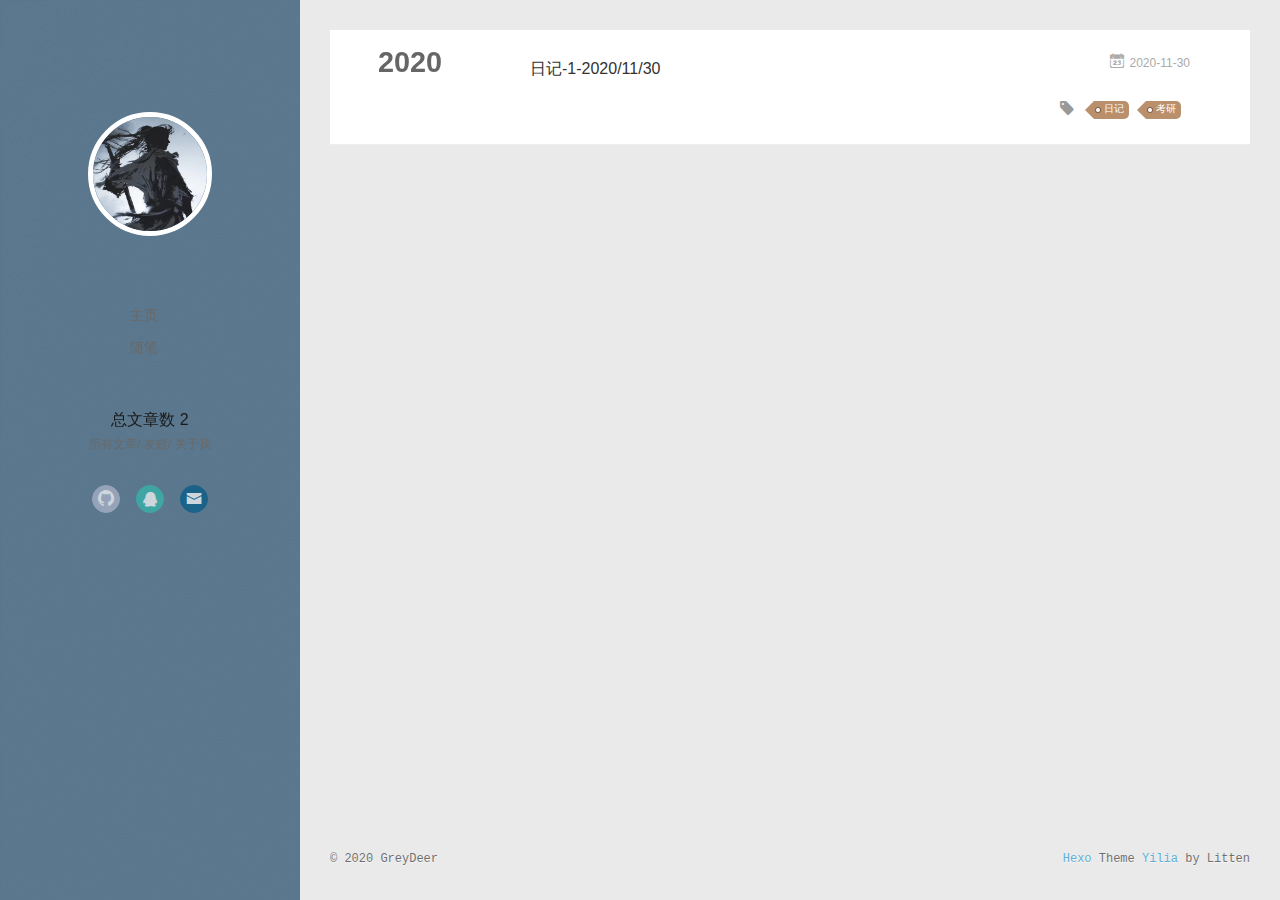
<file: tags/日记/index.html>
<!DOCTYPE html>
<html>
<head>
  <meta charset="utf-8">
  
  <meta name="renderer" content="webkit">
  <meta http-equiv="X-UA-Compatible" content="IE=edge" >
  <link rel="dns-prefetch" href="http://example.com">
  <title>Tag: 日记 | GreyDeer的个人博客</title>
  <meta name="viewport" content="width=device-width, initial-scale=1, maximum-scale=1">
  <meta property="og:type" content="website">
<meta property="og:title" content="GreyDeer的个人博客">
<meta property="og:url" content="http://example.com/tags/%E6%97%A5%E8%AE%B0/index.html">
<meta property="og:site_name" content="GreyDeer的个人博客">
<meta property="og:locale" content="zh_CN">
<meta property="article:author" content="GreyDeer">
<meta name="twitter:card" content="summary">
  
    <link rel="alternative" href="/atom.xml" title="GreyDeer的个人博客" type="application/atom+xml">
  
  
    <link rel="icon" href="/assets/logo.jpg">
  
  <link rel="stylesheet" type="text/css" href="/./main.0cf68a.css">
  <style type="text/css">
  
    #container.show {
      background: linear-gradient(200deg,#a0cfe4,#e8c37e);
    }
  </style>
  

  

<meta name="generator" content="Hexo 5.2.0"></head>

<body>
  <div id="container" q-class="show:isCtnShow">
    <canvas id="anm-canvas" class="anm-canvas"></canvas>
    <div class="left-col" q-class="show:isShow">
      
<div class="overlay" style="background: #00000"></div>
<div class="intrude-less">
	<header id="header" class="inner">
		
    <div id="ds-reset" class="ds-post-self">
    <div class="ds-avatar" >
    <img src="/assets/head.jpg">
    
		<hgroup>
		  <h1 class="header-author"><a href="/"></a></h1>
		</hgroup>
		

		<nav class="header-menu">
			<ul>
			
				<li><a href="/">主页</a></li>
	        
				<li><a href="/tags/%E9%9A%8F%E7%AC%94/">随笔</a></li>
	        
			</ul>
		</nav>
		<nav>
            总文章数 2
        </nav>
		<nav class="header-smart-menu">
    		
    			
    			<a q-on="click: openSlider(e, 'innerArchive')" href="javascript:void(0)">所有文章</a>
    			
            
    			
    			<a q-on="click: openSlider(e, 'friends')" href="javascript:void(0)">友链</a>
    			
            
    			
    			<a q-on="click: openSlider(e, 'aboutme')" href="javascript:void(0)">关于我</a>
    			
            
		</nav>
		<nav class="header-nav">
			<div class="social">
				
					<a class="github" target="_blank" href="/github.com/GreyDeer" title="github"><i class="icon-github"></i></a>
		        
					<a class="qq" target="_blank" href="tencent://message/?uin=3108607758" title="qq"><i class="icon-qq"></i></a>
		        
					<a class="mail" target="_blank" href="mailto:3108607758@qq.com" title="mail"><i class="icon-mail"></i></a>
		        
			</div>
				
	
		</nav>
	</header>		
</div>

    </div>
    <div class="mid-col" q-class="show:isShow,hide:isShow|isFalse">
      
<nav id="mobile-nav">
  	<div class="overlay js-overlay" style="background: #00000"></div>
	<div class="btnctn js-mobile-btnctn">
  		<div class="slider-trigger list" q-on="click: openSlider(e)"><i class="icon icon-sort"></i></div>
	</div>
	<div class="intrude-less">
		<header id="header" class="inner">
			<div class="profilepic">
				<img src="/assets/head.jpg" class="js-avatar">
			</div>
			<hgroup>
			  <h1 class="header-author js-header-author"></h1>
			</hgroup>
			
			
			
				
			
				
			
			
			
			<nav class="header-nav">
				<div class="social">
					
						<a class="github" target="_blank" href="/github.com/GreyDeer" title="github"><i class="icon-github"></i></a>
			        
						<a class="qq" target="_blank" href="tencent://message/?uin=3108607758" title="qq"><i class="icon-qq"></i></a>
			        
						<a class="mail" target="_blank" href="mailto:3108607758@qq.com" title="mail"><i class="icon-mail"></i></a>
			        
				</div>
			</nav>

			<nav class="header-menu js-header-menu">
				<ul style="width: 50%">
				
				
					<li style="width: 50%"><a href="/">主页</a></li>
		        
					<li style="width: 50%"><a href="/tags/%E9%9A%8F%E7%AC%94/">随笔</a></li>
		        
				</ul>
			</nav>
		</header>				
	</div>
	<div class="mobile-mask" style="display:none" q-show="isShow"></div>
</nav>

      <div id="wrapper" class="body-wrap">
        <div class="menu-l">
          <div class="canvas-wrap">
            <canvas data-colors="#eaeaea" data-sectionHeight="100" data-contentId="js-content" id="myCanvas1" class="anm-canvas"></canvas>
          </div>
          <div id="js-content" class="content-ll">
            
  
  
    
    
      
      
      <section class="archives-wrap">
        <div class="archive-year-wrap">
          <a href="/archives/2020" class="archive-year">2020</a>
        </div>
        <div class="archives">
    
    <article class="archive-article archive-type-post">
  <div class="archive-article-inner">
    <header class="archive-article-header">
      	<div class="article-meta">
	      	<a href="/2020/11/30/%E6%97%A5%E8%AE%B0-1-2020-11-30/" class="archive-article-date">
  	<time datetime="2020-11-30T10:46:35.000Z" itemprop="datePublished"><i class="icon-calendar icon"></i>2020-11-30</time>
</a>
        </div>
    	 
  
    <h1 itemprop="name">
      <a class="archive-article-title" href="/2020/11/30/%E6%97%A5%E8%AE%B0-1-2020-11-30/">日记-1-2020/11/30</a>
    </h1>
  

        <div class="article-info info-on-right">
          
	<div class="article-tag tagcloud">
		<i class="icon-price-tags icon"></i>
		<ul class="article-tag-list">
			 
        		<li class="article-tag-list-item">
        			<a href="javascript:void(0)" class="js-tag article-tag-list-link color3">日记</a>
        		</li>
      		 
        		<li class="article-tag-list-item">
        			<a href="javascript:void(0)" class="js-tag article-tag-list-link color3">考研</a>
        		</li>
      		
		</ul>
	</div>

          

        </div>
        <div class="clearfix"></div>
    </header>
  </div>
</article>
  
  
    </div></section>
  

    


          </div>
        </div>
      </div>
      <footer id="footer">
  <div class="outer">
    <div id="footer-info">
    	<div class="footer-left">
    		&copy; 2020 GreyDeer
    	</div>
      	<div class="footer-right">
      		<a href="http://hexo.io/" target="_blank">Hexo</a>  Theme <a href="https://github.com/litten/hexo-theme-yilia" target="_blank">Yilia</a> by Litten
      	</div>
    </div>
  </div>
</footer>

<!--页面点击小红心-->
<script type="text/javascript" src="/love.js"></script>
    </div>
    <script>
	var yiliaConfig = {
		mathjax: false,
		isHome: false,
		isPost: false,
		isArchive: false,
		isTag: true,
		isCategory: false,
		open_in_new: true,
		toc_hide_index: true,
		root: "/",
		innerArchive: true,
		showTags: false
	}
</script>

<script>!function(t){function n(e){if(r[e])return r[e].exports;var i=r[e]={exports:{},id:e,loaded:!1};return t[e].call(i.exports,i,i.exports,n),i.loaded=!0,i.exports}var r={};n.m=t,n.c=r,n.p="./",n(0)}([function(t,n,r){r(195),t.exports=r(191)},function(t,n,r){var e=r(3),i=r(52),o=r(27),u=r(28),c=r(53),f="prototype",a=function(t,n,r){var s,l,h,v,p=t&a.F,d=t&a.G,y=t&a.S,g=t&a.P,b=t&a.B,m=d?e:y?e[n]||(e[n]={}):(e[n]||{})[f],x=d?i:i[n]||(i[n]={}),w=x[f]||(x[f]={});d&&(r=n);for(s in r)l=!p&&m&&void 0!==m[s],h=(l?m:r)[s],v=b&&l?c(h,e):g&&"function"==typeof h?c(Function.call,h):h,m&&u(m,s,h,t&a.U),x[s]!=h&&o(x,s,v),g&&w[s]!=h&&(w[s]=h)};e.core=i,a.F=1,a.G=2,a.S=4,a.P=8,a.B=16,a.W=32,a.U=64,a.R=128,t.exports=a},function(t,n,r){var e=r(6);t.exports=function(t){if(!e(t))throw TypeError(t+" is not an object!");return t}},function(t,n){var r=t.exports="undefined"!=typeof window&&window.Math==Math?window:"undefined"!=typeof self&&self.Math==Math?self:Function("return this")();"number"==typeof __g&&(__g=r)},function(t,n){t.exports=function(t){try{return!!t()}catch(t){return!0}}},function(t,n){var r=t.exports="undefined"!=typeof window&&window.Math==Math?window:"undefined"!=typeof self&&self.Math==Math?self:Function("return this")();"number"==typeof __g&&(__g=r)},function(t,n){t.exports=function(t){return"object"==typeof t?null!==t:"function"==typeof t}},function(t,n,r){var e=r(126)("wks"),i=r(76),o=r(3).Symbol,u="function"==typeof o;(t.exports=function(t){return e[t]||(e[t]=u&&o[t]||(u?o:i)("Symbol."+t))}).store=e},function(t,n){var r={}.hasOwnProperty;t.exports=function(t,n){return r.call(t,n)}},function(t,n,r){var e=r(94),i=r(33);t.exports=function(t){return e(i(t))}},function(t,n,r){t.exports=!r(4)(function(){return 7!=Object.defineProperty({},"a",{get:function(){return 7}}).a})},function(t,n,r){var e=r(2),i=r(167),o=r(50),u=Object.defineProperty;n.f=r(10)?Object.defineProperty:function(t,n,r){if(e(t),n=o(n,!0),e(r),i)try{return u(t,n,r)}catch(t){}if("get"in r||"set"in r)throw TypeError("Accessors not supported!");return"value"in r&&(t[n]=r.value),t}},function(t,n,r){t.exports=!r(18)(function(){return 7!=Object.defineProperty({},"a",{get:function(){return 7}}).a})},function(t,n,r){var e=r(14),i=r(22);t.exports=r(12)?function(t,n,r){return e.f(t,n,i(1,r))}:function(t,n,r){return t[n]=r,t}},function(t,n,r){var e=r(20),i=r(58),o=r(42),u=Object.defineProperty;n.f=r(12)?Object.defineProperty:function(t,n,r){if(e(t),n=o(n,!0),e(r),i)try{return u(t,n,r)}catch(t){}if("get"in r||"set"in r)throw TypeError("Accessors not supported!");return"value"in r&&(t[n]=r.value),t}},function(t,n,r){var e=r(40)("wks"),i=r(23),o=r(5).Symbol,u="function"==typeof o;(t.exports=function(t){return e[t]||(e[t]=u&&o[t]||(u?o:i)("Symbol."+t))}).store=e},function(t,n,r){var e=r(67),i=Math.min;t.exports=function(t){return t>0?i(e(t),9007199254740991):0}},function(t,n,r){var e=r(46);t.exports=function(t){return Object(e(t))}},function(t,n){t.exports=function(t){try{return!!t()}catch(t){return!0}}},function(t,n,r){var e=r(63),i=r(34);t.exports=Object.keys||function(t){return e(t,i)}},function(t,n,r){var e=r(21);t.exports=function(t){if(!e(t))throw TypeError(t+" is not an object!");return t}},function(t,n){t.exports=function(t){return"object"==typeof t?null!==t:"function"==typeof t}},function(t,n){t.exports=function(t,n){return{enumerable:!(1&t),configurable:!(2&t),writable:!(4&t),value:n}}},function(t,n){var r=0,e=Math.random();t.exports=function(t){return"Symbol(".concat(void 0===t?"":t,")_",(++r+e).toString(36))}},function(t,n){var r={}.hasOwnProperty;t.exports=function(t,n){return r.call(t,n)}},function(t,n){var r=t.exports={version:"2.4.0"};"number"==typeof __e&&(__e=r)},function(t,n){t.exports=function(t){if("function"!=typeof t)throw TypeError(t+" is not a function!");return t}},function(t,n,r){var e=r(11),i=r(66);t.exports=r(10)?function(t,n,r){return e.f(t,n,i(1,r))}:function(t,n,r){return t[n]=r,t}},function(t,n,r){var e=r(3),i=r(27),o=r(24),u=r(76)("src"),c="toString",f=Function[c],a=(""+f).split(c);r(52).inspectSource=function(t){return f.call(t)},(t.exports=function(t,n,r,c){var f="function"==typeof r;f&&(o(r,"name")||i(r,"name",n)),t[n]!==r&&(f&&(o(r,u)||i(r,u,t[n]?""+t[n]:a.join(String(n)))),t===e?t[n]=r:c?t[n]?t[n]=r:i(t,n,r):(delete t[n],i(t,n,r)))})(Function.prototype,c,function(){return"function"==typeof this&&this[u]||f.call(this)})},function(t,n,r){var e=r(1),i=r(4),o=r(46),u=function(t,n,r,e){var i=String(o(t)),u="<"+n;return""!==r&&(u+=" "+r+'="'+String(e).replace(/"/g,"&quot;")+'"'),u+">"+i+"</"+n+">"};t.exports=function(t,n){var r={};r[t]=n(u),e(e.P+e.F*i(function(){var n=""[t]('"');return n!==n.toLowerCase()||n.split('"').length>3}),"String",r)}},function(t,n,r){var e=r(115),i=r(46);t.exports=function(t){return e(i(t))}},function(t,n,r){var e=r(116),i=r(66),o=r(30),u=r(50),c=r(24),f=r(167),a=Object.getOwnPropertyDescriptor;n.f=r(10)?a:function(t,n){if(t=o(t),n=u(n,!0),f)try{return a(t,n)}catch(t){}if(c(t,n))return i(!e.f.call(t,n),t[n])}},function(t,n,r){var e=r(24),i=r(17),o=r(145)("IE_PROTO"),u=Object.prototype;t.exports=Object.getPrototypeOf||function(t){return t=i(t),e(t,o)?t[o]:"function"==typeof t.constructor&&t instanceof t.constructor?t.constructor.prototype:t instanceof Object?u:null}},function(t,n){t.exports=function(t){if(void 0==t)throw TypeError("Can't call method on  "+t);return t}},function(t,n){t.exports="constructor,hasOwnProperty,isPrototypeOf,propertyIsEnumerable,toLocaleString,toString,valueOf".split(",")},function(t,n){t.exports={}},function(t,n){t.exports=!0},function(t,n){n.f={}.propertyIsEnumerable},function(t,n,r){var e=r(14).f,i=r(8),o=r(15)("toStringTag");t.exports=function(t,n,r){t&&!i(t=r?t:t.prototype,o)&&e(t,o,{configurable:!0,value:n})}},function(t,n,r){var e=r(40)("keys"),i=r(23);t.exports=function(t){return e[t]||(e[t]=i(t))}},function(t,n,r){var e=r(5),i="__core-js_shared__",o=e[i]||(e[i]={});t.exports=function(t){return o[t]||(o[t]={})}},function(t,n){var r=Math.ceil,e=Math.floor;t.exports=function(t){return isNaN(t=+t)?0:(t>0?e:r)(t)}},function(t,n,r){var e=r(21);t.exports=function(t,n){if(!e(t))return t;var r,i;if(n&&"function"==typeof(r=t.toString)&&!e(i=r.call(t)))return i;if("function"==typeof(r=t.valueOf)&&!e(i=r.call(t)))return i;if(!n&&"function"==typeof(r=t.toString)&&!e(i=r.call(t)))return i;throw TypeError("Can't convert object to primitive value")}},function(t,n,r){var e=r(5),i=r(25),o=r(36),u=r(44),c=r(14).f;t.exports=function(t){var n=i.Symbol||(i.Symbol=o?{}:e.Symbol||{});"_"==t.charAt(0)||t in n||c(n,t,{value:u.f(t)})}},function(t,n,r){n.f=r(15)},function(t,n){var r={}.toString;t.exports=function(t){return r.call(t).slice(8,-1)}},function(t,n){t.exports=function(t){if(void 0==t)throw TypeError("Can't call method on  "+t);return t}},function(t,n,r){var e=r(4);t.exports=function(t,n){return!!t&&e(function(){n?t.call(null,function(){},1):t.call(null)})}},function(t,n,r){var e=r(53),i=r(115),o=r(17),u=r(16),c=r(203);t.exports=function(t,n){var r=1==t,f=2==t,a=3==t,s=4==t,l=6==t,h=5==t||l,v=n||c;return function(n,c,p){for(var d,y,g=o(n),b=i(g),m=e(c,p,3),x=u(b.length),w=0,S=r?v(n,x):f?v(n,0):void 0;x>w;w++)if((h||w in b)&&(d=b[w],y=m(d,w,g),t))if(r)S[w]=y;else if(y)switch(t){case 3:return!0;case 5:return d;case 6:return w;case 2:S.push(d)}else if(s)return!1;return l?-1:a||s?s:S}}},function(t,n,r){var e=r(1),i=r(52),o=r(4);t.exports=function(t,n){var r=(i.Object||{})[t]||Object[t],u={};u[t]=n(r),e(e.S+e.F*o(function(){r(1)}),"Object",u)}},function(t,n,r){var e=r(6);t.exports=function(t,n){if(!e(t))return t;var r,i;if(n&&"function"==typeof(r=t.toString)&&!e(i=r.call(t)))return i;if("function"==typeof(r=t.valueOf)&&!e(i=r.call(t)))return i;if(!n&&"function"==typeof(r=t.toString)&&!e(i=r.call(t)))return i;throw TypeError("Can't convert object to primitive value")}},function(t,n,r){var e=r(5),i=r(25),o=r(91),u=r(13),c="prototype",f=function(t,n,r){var a,s,l,h=t&f.F,v=t&f.G,p=t&f.S,d=t&f.P,y=t&f.B,g=t&f.W,b=v?i:i[n]||(i[n]={}),m=b[c],x=v?e:p?e[n]:(e[n]||{})[c];v&&(r=n);for(a in r)(s=!h&&x&&void 0!==x[a])&&a in b||(l=s?x[a]:r[a],b[a]=v&&"function"!=typeof x[a]?r[a]:y&&s?o(l,e):g&&x[a]==l?function(t){var n=function(n,r,e){if(this instanceof t){switch(arguments.length){case 0:return new t;case 1:return new t(n);case 2:return new t(n,r)}return new t(n,r,e)}return t.apply(this,arguments)};return n[c]=t[c],n}(l):d&&"function"==typeof l?o(Function.call,l):l,d&&((b.virtual||(b.virtual={}))[a]=l,t&f.R&&m&&!m[a]&&u(m,a,l)))};f.F=1,f.G=2,f.S=4,f.P=8,f.B=16,f.W=32,f.U=64,f.R=128,t.exports=f},function(t,n){var r=t.exports={version:"2.4.0"};"number"==typeof __e&&(__e=r)},function(t,n,r){var e=r(26);t.exports=function(t,n,r){if(e(t),void 0===n)return t;switch(r){case 1:return function(r){return t.call(n,r)};case 2:return function(r,e){return t.call(n,r,e)};case 3:return function(r,e,i){return t.call(n,r,e,i)}}return function(){return t.apply(n,arguments)}}},function(t,n,r){var e=r(183),i=r(1),o=r(126)("metadata"),u=o.store||(o.store=new(r(186))),c=function(t,n,r){var i=u.get(t);if(!i){if(!r)return;u.set(t,i=new e)}var o=i.get(n);if(!o){if(!r)return;i.set(n,o=new e)}return o},f=function(t,n,r){var e=c(n,r,!1);return void 0!==e&&e.has(t)},a=function(t,n,r){var e=c(n,r,!1);return void 0===e?void 0:e.get(t)},s=function(t,n,r,e){c(r,e,!0).set(t,n)},l=function(t,n){var r=c(t,n,!1),e=[];return r&&r.forEach(function(t,n){e.push(n)}),e},h=function(t){return void 0===t||"symbol"==typeof t?t:String(t)},v=function(t){i(i.S,"Reflect",t)};t.exports={store:u,map:c,has:f,get:a,set:s,keys:l,key:h,exp:v}},function(t,n,r){"use strict";if(r(10)){var e=r(69),i=r(3),o=r(4),u=r(1),c=r(127),f=r(152),a=r(53),s=r(68),l=r(66),h=r(27),v=r(73),p=r(67),d=r(16),y=r(75),g=r(50),b=r(24),m=r(180),x=r(114),w=r(6),S=r(17),_=r(137),O=r(70),E=r(32),P=r(71).f,j=r(154),F=r(76),M=r(7),A=r(48),N=r(117),T=r(146),I=r(155),k=r(80),L=r(123),R=r(74),C=r(130),D=r(160),U=r(11),W=r(31),G=U.f,B=W.f,V=i.RangeError,z=i.TypeError,q=i.Uint8Array,K="ArrayBuffer",J="Shared"+K,Y="BYTES_PER_ELEMENT",H="prototype",$=Array[H],X=f.ArrayBuffer,Q=f.DataView,Z=A(0),tt=A(2),nt=A(3),rt=A(4),et=A(5),it=A(6),ot=N(!0),ut=N(!1),ct=I.values,ft=I.keys,at=I.entries,st=$.lastIndexOf,lt=$.reduce,ht=$.reduceRight,vt=$.join,pt=$.sort,dt=$.slice,yt=$.toString,gt=$.toLocaleString,bt=M("iterator"),mt=M("toStringTag"),xt=F("typed_constructor"),wt=F("def_constructor"),St=c.CONSTR,_t=c.TYPED,Ot=c.VIEW,Et="Wrong length!",Pt=A(1,function(t,n){return Tt(T(t,t[wt]),n)}),jt=o(function(){return 1===new q(new Uint16Array([1]).buffer)[0]}),Ft=!!q&&!!q[H].set&&o(function(){new q(1).set({})}),Mt=function(t,n){if(void 0===t)throw z(Et);var r=+t,e=d(t);if(n&&!m(r,e))throw V(Et);return e},At=function(t,n){var r=p(t);if(r<0||r%n)throw V("Wrong offset!");return r},Nt=function(t){if(w(t)&&_t in t)return t;throw z(t+" is not a typed array!")},Tt=function(t,n){if(!(w(t)&&xt in t))throw z("It is not a typed array constructor!");return new t(n)},It=function(t,n){return kt(T(t,t[wt]),n)},kt=function(t,n){for(var r=0,e=n.length,i=Tt(t,e);e>r;)i[r]=n[r++];return i},Lt=function(t,n,r){G(t,n,{get:function(){return this._d[r]}})},Rt=function(t){var n,r,e,i,o,u,c=S(t),f=arguments.length,s=f>1?arguments[1]:void 0,l=void 0!==s,h=j(c);if(void 0!=h&&!_(h)){for(u=h.call(c),e=[],n=0;!(o=u.next()).done;n++)e.push(o.value);c=e}for(l&&f>2&&(s=a(s,arguments[2],2)),n=0,r=d(c.length),i=Tt(this,r);r>n;n++)i[n]=l?s(c[n],n):c[n];return i},Ct=function(){for(var t=0,n=arguments.length,r=Tt(this,n);n>t;)r[t]=arguments[t++];return r},Dt=!!q&&o(function(){gt.call(new q(1))}),Ut=function(){return gt.apply(Dt?dt.call(Nt(this)):Nt(this),arguments)},Wt={copyWithin:function(t,n){return D.call(Nt(this),t,n,arguments.length>2?arguments[2]:void 0)},every:function(t){return rt(Nt(this),t,arguments.length>1?arguments[1]:void 0)},fill:function(t){return C.apply(Nt(this),arguments)},filter:function(t){return It(this,tt(Nt(this),t,arguments.length>1?arguments[1]:void 0))},find:function(t){return et(Nt(this),t,arguments.length>1?arguments[1]:void 0)},findIndex:function(t){return it(Nt(this),t,arguments.length>1?arguments[1]:void 0)},forEach:function(t){Z(Nt(this),t,arguments.length>1?arguments[1]:void 0)},indexOf:function(t){return ut(Nt(this),t,arguments.length>1?arguments[1]:void 0)},includes:function(t){return ot(Nt(this),t,arguments.length>1?arguments[1]:void 0)},join:function(t){return vt.apply(Nt(this),arguments)},lastIndexOf:function(t){return st.apply(Nt(this),arguments)},map:function(t){return Pt(Nt(this),t,arguments.length>1?arguments[1]:void 0)},reduce:function(t){return lt.apply(Nt(this),arguments)},reduceRight:function(t){return ht.apply(Nt(this),arguments)},reverse:function(){for(var t,n=this,r=Nt(n).length,e=Math.floor(r/2),i=0;i<e;)t=n[i],n[i++]=n[--r],n[r]=t;return n},some:function(t){return nt(Nt(this),t,arguments.length>1?arguments[1]:void 0)},sort:function(t){return pt.call(Nt(this),t)},subarray:function(t,n){var r=Nt(this),e=r.length,i=y(t,e);return new(T(r,r[wt]))(r.buffer,r.byteOffset+i*r.BYTES_PER_ELEMENT,d((void 0===n?e:y(n,e))-i))}},Gt=function(t,n){return It(this,dt.call(Nt(this),t,n))},Bt=function(t){Nt(this);var n=At(arguments[1],1),r=this.length,e=S(t),i=d(e.length),o=0;if(i+n>r)throw V(Et);for(;o<i;)this[n+o]=e[o++]},Vt={entries:function(){return at.call(Nt(this))},keys:function(){return ft.call(Nt(this))},values:function(){return ct.call(Nt(this))}},zt=function(t,n){return w(t)&&t[_t]&&"symbol"!=typeof n&&n in t&&String(+n)==String(n)},qt=function(t,n){return zt(t,n=g(n,!0))?l(2,t[n]):B(t,n)},Kt=function(t,n,r){return!(zt(t,n=g(n,!0))&&w(r)&&b(r,"value"))||b(r,"get")||b(r,"set")||r.configurable||b(r,"writable")&&!r.writable||b(r,"enumerable")&&!r.enumerable?G(t,n,r):(t[n]=r.value,t)};St||(W.f=qt,U.f=Kt),u(u.S+u.F*!St,"Object",{getOwnPropertyDescriptor:qt,defineProperty:Kt}),o(function(){yt.call({})})&&(yt=gt=function(){return vt.call(this)});var Jt=v({},Wt);v(Jt,Vt),h(Jt,bt,Vt.values),v(Jt,{slice:Gt,set:Bt,constructor:function(){},toString:yt,toLocaleString:Ut}),Lt(Jt,"buffer","b"),Lt(Jt,"byteOffset","o"),Lt(Jt,"byteLength","l"),Lt(Jt,"length","e"),G(Jt,mt,{get:function(){return this[_t]}}),t.exports=function(t,n,r,f){f=!!f;var a=t+(f?"Clamped":"")+"Array",l="Uint8Array"!=a,v="get"+t,p="set"+t,y=i[a],g=y||{},b=y&&E(y),m=!y||!c.ABV,S={},_=y&&y[H],j=function(t,r){var e=t._d;return e.v[v](r*n+e.o,jt)},F=function(t,r,e){var i=t._d;f&&(e=(e=Math.round(e))<0?0:e>255?255:255&e),i.v[p](r*n+i.o,e,jt)},M=function(t,n){G(t,n,{get:function(){return j(this,n)},set:function(t){return F(this,n,t)},enumerable:!0})};m?(y=r(function(t,r,e,i){s(t,y,a,"_d");var o,u,c,f,l=0,v=0;if(w(r)){if(!(r instanceof X||(f=x(r))==K||f==J))return _t in r?kt(y,r):Rt.call(y,r);o=r,v=At(e,n);var p=r.byteLength;if(void 0===i){if(p%n)throw V(Et);if((u=p-v)<0)throw V(Et)}else if((u=d(i)*n)+v>p)throw V(Et);c=u/n}else c=Mt(r,!0),u=c*n,o=new X(u);for(h(t,"_d",{b:o,o:v,l:u,e:c,v:new Q(o)});l<c;)M(t,l++)}),_=y[H]=O(Jt),h(_,"constructor",y)):L(function(t){new y(null),new y(t)},!0)||(y=r(function(t,r,e,i){s(t,y,a);var o;return w(r)?r instanceof X||(o=x(r))==K||o==J?void 0!==i?new g(r,At(e,n),i):void 0!==e?new g(r,At(e,n)):new g(r):_t in r?kt(y,r):Rt.call(y,r):new g(Mt(r,l))}),Z(b!==Function.prototype?P(g).concat(P(b)):P(g),function(t){t in y||h(y,t,g[t])}),y[H]=_,e||(_.constructor=y));var A=_[bt],N=!!A&&("values"==A.name||void 0==A.name),T=Vt.values;h(y,xt,!0),h(_,_t,a),h(_,Ot,!0),h(_,wt,y),(f?new y(1)[mt]==a:mt in _)||G(_,mt,{get:function(){return a}}),S[a]=y,u(u.G+u.W+u.F*(y!=g),S),u(u.S,a,{BYTES_PER_ELEMENT:n,from:Rt,of:Ct}),Y in _||h(_,Y,n),u(u.P,a,Wt),R(a),u(u.P+u.F*Ft,a,{set:Bt}),u(u.P+u.F*!N,a,Vt),u(u.P+u.F*(_.toString!=yt),a,{toString:yt}),u(u.P+u.F*o(function(){new y(1).slice()}),a,{slice:Gt}),u(u.P+u.F*(o(function(){return[1,2].toLocaleString()!=new y([1,2]).toLocaleString()})||!o(function(){_.toLocaleString.call([1,2])})),a,{toLocaleString:Ut}),k[a]=N?A:T,e||N||h(_,bt,T)}}else t.exports=function(){}},function(t,n){var r={}.toString;t.exports=function(t){return r.call(t).slice(8,-1)}},function(t,n,r){var e=r(21),i=r(5).document,o=e(i)&&e(i.createElement);t.exports=function(t){return o?i.createElement(t):{}}},function(t,n,r){t.exports=!r(12)&&!r(18)(function(){return 7!=Object.defineProperty(r(57)("div"),"a",{get:function(){return 7}}).a})},function(t,n,r){"use strict";var e=r(36),i=r(51),o=r(64),u=r(13),c=r(8),f=r(35),a=r(96),s=r(38),l=r(103),h=r(15)("iterator"),v=!([].keys&&"next"in[].keys()),p="keys",d="values",y=function(){return this};t.exports=function(t,n,r,g,b,m,x){a(r,n,g);var w,S,_,O=function(t){if(!v&&t in F)return F[t];switch(t){case p:case d:return function(){return new r(this,t)}}return function(){return new r(this,t)}},E=n+" Iterator",P=b==d,j=!1,F=t.prototype,M=F[h]||F["@@iterator"]||b&&F[b],A=M||O(b),N=b?P?O("entries"):A:void 0,T="Array"==n?F.entries||M:M;if(T&&(_=l(T.call(new t)))!==Object.prototype&&(s(_,E,!0),e||c(_,h)||u(_,h,y)),P&&M&&M.name!==d&&(j=!0,A=function(){return M.call(this)}),e&&!x||!v&&!j&&F[h]||u(F,h,A),f[n]=A,f[E]=y,b)if(w={values:P?A:O(d),keys:m?A:O(p),entries:N},x)for(S in w)S in F||o(F,S,w[S]);else i(i.P+i.F*(v||j),n,w);return w}},function(t,n,r){var e=r(20),i=r(100),o=r(34),u=r(39)("IE_PROTO"),c=function(){},f="prototype",a=function(){var t,n=r(57)("iframe"),e=o.length;for(n.style.display="none",r(93).appendChild(n),n.src="javascript:",t=n.contentWindow.document,t.open(),t.write("<script>document.F=Object<\/script>"),t.close(),a=t.F;e--;)delete a[f][o[e]];return a()};t.exports=Object.create||function(t,n){var r;return null!==t?(c[f]=e(t),r=new c,c[f]=null,r[u]=t):r=a(),void 0===n?r:i(r,n)}},function(t,n,r){var e=r(63),i=r(34).concat("length","prototype");n.f=Object.getOwnPropertyNames||function(t){return e(t,i)}},function(t,n){n.f=Object.getOwnPropertySymbols},function(t,n,r){var e=r(8),i=r(9),o=r(90)(!1),u=r(39)("IE_PROTO");t.exports=function(t,n){var r,c=i(t),f=0,a=[];for(r in c)r!=u&&e(c,r)&&a.push(r);for(;n.length>f;)e(c,r=n[f++])&&(~o(a,r)||a.push(r));return a}},function(t,n,r){t.exports=r(13)},function(t,n,r){var e=r(76)("meta"),i=r(6),o=r(24),u=r(11).f,c=0,f=Object.isExtensible||function(){return!0},a=!r(4)(function(){return f(Object.preventExtensions({}))}),s=function(t){u(t,e,{value:{i:"O"+ ++c,w:{}}})},l=function(t,n){if(!i(t))return"symbol"==typeof t?t:("string"==typeof t?"S":"P")+t;if(!o(t,e)){if(!f(t))return"F";if(!n)return"E";s(t)}return t[e].i},h=function(t,n){if(!o(t,e)){if(!f(t))return!0;if(!n)return!1;s(t)}return t[e].w},v=function(t){return a&&p.NEED&&f(t)&&!o(t,e)&&s(t),t},p=t.exports={KEY:e,NEED:!1,fastKey:l,getWeak:h,onFreeze:v}},function(t,n){t.exports=function(t,n){return{enumerable:!(1&t),configurable:!(2&t),writable:!(4&t),value:n}}},function(t,n){var r=Math.ceil,e=Math.floor;t.exports=function(t){return isNaN(t=+t)?0:(t>0?e:r)(t)}},function(t,n){t.exports=function(t,n,r,e){if(!(t instanceof n)||void 0!==e&&e in t)throw TypeError(r+": incorrect invocation!");return t}},function(t,n){t.exports=!1},function(t,n,r){var e=r(2),i=r(173),o=r(133),u=r(145)("IE_PROTO"),c=function(){},f="prototype",a=function(){var t,n=r(132)("iframe"),e=o.length;for(n.style.display="none",r(135).appendChild(n),n.src="javascript:",t=n.contentWindow.document,t.open(),t.write("<script>document.F=Object<\/script>"),t.close(),a=t.F;e--;)delete a[f][o[e]];return a()};t.exports=Object.create||function(t,n){var r;return null!==t?(c[f]=e(t),r=new c,c[f]=null,r[u]=t):r=a(),void 0===n?r:i(r,n)}},function(t,n,r){var e=r(175),i=r(133).concat("length","prototype");n.f=Object.getOwnPropertyNames||function(t){return e(t,i)}},function(t,n,r){var e=r(175),i=r(133);t.exports=Object.keys||function(t){return e(t,i)}},function(t,n,r){var e=r(28);t.exports=function(t,n,r){for(var i in n)e(t,i,n[i],r);return t}},function(t,n,r){"use strict";var e=r(3),i=r(11),o=r(10),u=r(7)("species");t.exports=function(t){var n=e[t];o&&n&&!n[u]&&i.f(n,u,{configurable:!0,get:function(){return this}})}},function(t,n,r){var e=r(67),i=Math.max,o=Math.min;t.exports=function(t,n){return t=e(t),t<0?i(t+n,0):o(t,n)}},function(t,n){var r=0,e=Math.random();t.exports=function(t){return"Symbol(".concat(void 0===t?"":t,")_",(++r+e).toString(36))}},function(t,n,r){var e=r(33);t.exports=function(t){return Object(e(t))}},function(t,n,r){var e=r(7)("unscopables"),i=Array.prototype;void 0==i[e]&&r(27)(i,e,{}),t.exports=function(t){i[e][t]=!0}},function(t,n,r){var e=r(53),i=r(169),o=r(137),u=r(2),c=r(16),f=r(154),a={},s={},n=t.exports=function(t,n,r,l,h){var v,p,d,y,g=h?function(){return t}:f(t),b=e(r,l,n?2:1),m=0;if("function"!=typeof g)throw TypeError(t+" is not iterable!");if(o(g)){for(v=c(t.length);v>m;m++)if((y=n?b(u(p=t[m])[0],p[1]):b(t[m]))===a||y===s)return y}else for(d=g.call(t);!(p=d.next()).done;)if((y=i(d,b,p.value,n))===a||y===s)return y};n.BREAK=a,n.RETURN=s},function(t,n){t.exports={}},function(t,n,r){var e=r(11).f,i=r(24),o=r(7)("toStringTag");t.exports=function(t,n,r){t&&!i(t=r?t:t.prototype,o)&&e(t,o,{configurable:!0,value:n})}},function(t,n,r){var e=r(1),i=r(46),o=r(4),u=r(150),c="["+u+"]",f="​",a=RegExp("^"+c+c+"*"),s=RegExp(c+c+"*$"),l=function(t,n,r){var i={},c=o(function(){return!!u[t]()||f[t]()!=f}),a=i[t]=c?n(h):u[t];r&&(i[r]=a),e(e.P+e.F*c,"String",i)},h=l.trim=function(t,n){return t=String(i(t)),1&n&&(t=t.replace(a,"")),2&n&&(t=t.replace(s,"")),t};t.exports=l},function(t,n,r){t.exports={default:r(86),__esModule:!0}},function(t,n,r){t.exports={default:r(87),__esModule:!0}},function(t,n,r){"use strict";function e(t){return t&&t.__esModule?t:{default:t}}n.__esModule=!0;var i=r(84),o=e(i),u=r(83),c=e(u),f="function"==typeof c.default&&"symbol"==typeof o.default?function(t){return typeof t}:function(t){return t&&"function"==typeof c.default&&t.constructor===c.default&&t!==c.default.prototype?"symbol":typeof t};n.default="function"==typeof c.default&&"symbol"===f(o.default)?function(t){return void 0===t?"undefined":f(t)}:function(t){return t&&"function"==typeof c.default&&t.constructor===c.default&&t!==c.default.prototype?"symbol":void 0===t?"undefined":f(t)}},function(t,n,r){r(110),r(108),r(111),r(112),t.exports=r(25).Symbol},function(t,n,r){r(109),r(113),t.exports=r(44).f("iterator")},function(t,n){t.exports=function(t){if("function"!=typeof t)throw TypeError(t+" is not a function!");return t}},function(t,n){t.exports=function(){}},function(t,n,r){var e=r(9),i=r(106),o=r(105);t.exports=function(t){return function(n,r,u){var c,f=e(n),a=i(f.length),s=o(u,a);if(t&&r!=r){for(;a>s;)if((c=f[s++])!=c)return!0}else for(;a>s;s++)if((t||s in f)&&f[s]===r)return t||s||0;return!t&&-1}}},function(t,n,r){var e=r(88);t.exports=function(t,n,r){if(e(t),void 0===n)return t;switch(r){case 1:return function(r){return t.call(n,r)};case 2:return function(r,e){return t.call(n,r,e)};case 3:return function(r,e,i){return t.call(n,r,e,i)}}return function(){return t.apply(n,arguments)}}},function(t,n,r){var e=r(19),i=r(62),o=r(37);t.exports=function(t){var n=e(t),r=i.f;if(r)for(var u,c=r(t),f=o.f,a=0;c.length>a;)f.call(t,u=c[a++])&&n.push(u);return n}},function(t,n,r){t.exports=r(5).document&&document.documentElement},function(t,n,r){var e=r(56);t.exports=Object("z").propertyIsEnumerable(0)?Object:function(t){return"String"==e(t)?t.split(""):Object(t)}},function(t,n,r){var e=r(56);t.exports=Array.isArray||function(t){return"Array"==e(t)}},function(t,n,r){"use strict";var e=r(60),i=r(22),o=r(38),u={};r(13)(u,r(15)("iterator"),function(){return this}),t.exports=function(t,n,r){t.prototype=e(u,{next:i(1,r)}),o(t,n+" Iterator")}},function(t,n){t.exports=function(t,n){return{value:n,done:!!t}}},function(t,n,r){var e=r(19),i=r(9);t.exports=function(t,n){for(var r,o=i(t),u=e(o),c=u.length,f=0;c>f;)if(o[r=u[f++]]===n)return r}},function(t,n,r){var e=r(23)("meta"),i=r(21),o=r(8),u=r(14).f,c=0,f=Object.isExtensible||function(){return!0},a=!r(18)(function(){return f(Object.preventExtensions({}))}),s=function(t){u(t,e,{value:{i:"O"+ ++c,w:{}}})},l=function(t,n){if(!i(t))return"symbol"==typeof t?t:("string"==typeof t?"S":"P")+t;if(!o(t,e)){if(!f(t))return"F";if(!n)return"E";s(t)}return t[e].i},h=function(t,n){if(!o(t,e)){if(!f(t))return!0;if(!n)return!1;s(t)}return t[e].w},v=function(t){return a&&p.NEED&&f(t)&&!o(t,e)&&s(t),t},p=t.exports={KEY:e,NEED:!1,fastKey:l,getWeak:h,onFreeze:v}},function(t,n,r){var e=r(14),i=r(20),o=r(19);t.exports=r(12)?Object.defineProperties:function(t,n){i(t);for(var r,u=o(n),c=u.length,f=0;c>f;)e.f(t,r=u[f++],n[r]);return t}},function(t,n,r){var e=r(37),i=r(22),o=r(9),u=r(42),c=r(8),f=r(58),a=Object.getOwnPropertyDescriptor;n.f=r(12)?a:function(t,n){if(t=o(t),n=u(n,!0),f)try{return a(t,n)}catch(t){}if(c(t,n))return i(!e.f.call(t,n),t[n])}},function(t,n,r){var e=r(9),i=r(61).f,o={}.toString,u="object"==typeof window&&window&&Object.getOwnPropertyNames?Object.getOwnPropertyNames(window):[],c=function(t){try{return i(t)}catch(t){return u.slice()}};t.exports.f=function(t){return u&&"[object Window]"==o.call(t)?c(t):i(e(t))}},function(t,n,r){var e=r(8),i=r(77),o=r(39)("IE_PROTO"),u=Object.prototype;t.exports=Object.getPrototypeOf||function(t){return t=i(t),e(t,o)?t[o]:"function"==typeof t.constructor&&t instanceof t.constructor?t.constructor.prototype:t instanceof Object?u:null}},function(t,n,r){var e=r(41),i=r(33);t.exports=function(t){return function(n,r){var o,u,c=String(i(n)),f=e(r),a=c.length;return f<0||f>=a?t?"":void 0:(o=c.charCodeAt(f),o<55296||o>56319||f+1===a||(u=c.charCodeAt(f+1))<56320||u>57343?t?c.charAt(f):o:t?c.slice(f,f+2):u-56320+(o-55296<<10)+65536)}}},function(t,n,r){var e=r(41),i=Math.max,o=Math.min;t.exports=function(t,n){return t=e(t),t<0?i(t+n,0):o(t,n)}},function(t,n,r){var e=r(41),i=Math.min;t.exports=function(t){return t>0?i(e(t),9007199254740991):0}},function(t,n,r){"use strict";var e=r(89),i=r(97),o=r(35),u=r(9);t.exports=r(59)(Array,"Array",function(t,n){this._t=u(t),this._i=0,this._k=n},function(){var t=this._t,n=this._k,r=this._i++;return!t||r>=t.length?(this._t=void 0,i(1)):"keys"==n?i(0,r):"values"==n?i(0,t[r]):i(0,[r,t[r]])},"values"),o.Arguments=o.Array,e("keys"),e("values"),e("entries")},function(t,n){},function(t,n,r){"use strict";var e=r(104)(!0);r(59)(String,"String",function(t){this._t=String(t),this._i=0},function(){var t,n=this._t,r=this._i;return r>=n.length?{value:void 0,done:!0}:(t=e(n,r),this._i+=t.length,{value:t,done:!1})})},function(t,n,r){"use strict";var e=r(5),i=r(8),o=r(12),u=r(51),c=r(64),f=r(99).KEY,a=r(18),s=r(40),l=r(38),h=r(23),v=r(15),p=r(44),d=r(43),y=r(98),g=r(92),b=r(95),m=r(20),x=r(9),w=r(42),S=r(22),_=r(60),O=r(102),E=r(101),P=r(14),j=r(19),F=E.f,M=P.f,A=O.f,N=e.Symbol,T=e.JSON,I=T&&T.stringify,k="prototype",L=v("_hidden"),R=v("toPrimitive"),C={}.propertyIsEnumerable,D=s("symbol-registry"),U=s("symbols"),W=s("op-symbols"),G=Object[k],B="function"==typeof N,V=e.QObject,z=!V||!V[k]||!V[k].findChild,q=o&&a(function(){return 7!=_(M({},"a",{get:function(){return M(this,"a",{value:7}).a}})).a})?function(t,n,r){var e=F(G,n);e&&delete G[n],M(t,n,r),e&&t!==G&&M(G,n,e)}:M,K=function(t){var n=U[t]=_(N[k]);return n._k=t,n},J=B&&"symbol"==typeof N.iterator?function(t){return"symbol"==typeof t}:function(t){return t instanceof N},Y=function(t,n,r){return t===G&&Y(W,n,r),m(t),n=w(n,!0),m(r),i(U,n)?(r.enumerable?(i(t,L)&&t[L][n]&&(t[L][n]=!1),r=_(r,{enumerable:S(0,!1)})):(i(t,L)||M(t,L,S(1,{})),t[L][n]=!0),q(t,n,r)):M(t,n,r)},H=function(t,n){m(t);for(var r,e=g(n=x(n)),i=0,o=e.length;o>i;)Y(t,r=e[i++],n[r]);return t},$=function(t,n){return void 0===n?_(t):H(_(t),n)},X=function(t){var n=C.call(this,t=w(t,!0));return!(this===G&&i(U,t)&&!i(W,t))&&(!(n||!i(this,t)||!i(U,t)||i(this,L)&&this[L][t])||n)},Q=function(t,n){if(t=x(t),n=w(n,!0),t!==G||!i(U,n)||i(W,n)){var r=F(t,n);return!r||!i(U,n)||i(t,L)&&t[L][n]||(r.enumerable=!0),r}},Z=function(t){for(var n,r=A(x(t)),e=[],o=0;r.length>o;)i(U,n=r[o++])||n==L||n==f||e.push(n);return e},tt=function(t){for(var n,r=t===G,e=A(r?W:x(t)),o=[],u=0;e.length>u;)!i(U,n=e[u++])||r&&!i(G,n)||o.push(U[n]);return o};B||(N=function(){if(this instanceof N)throw TypeError("Symbol is not a constructor!");var t=h(arguments.length>0?arguments[0]:void 0),n=function(r){this===G&&n.call(W,r),i(this,L)&&i(this[L],t)&&(this[L][t]=!1),q(this,t,S(1,r))};return o&&z&&q(G,t,{configurable:!0,set:n}),K(t)},c(N[k],"toString",function(){return this._k}),E.f=Q,P.f=Y,r(61).f=O.f=Z,r(37).f=X,r(62).f=tt,o&&!r(36)&&c(G,"propertyIsEnumerable",X,!0),p.f=function(t){return K(v(t))}),u(u.G+u.W+u.F*!B,{Symbol:N});for(var nt="hasInstance,isConcatSpreadable,iterator,match,replace,search,species,split,toPrimitive,toStringTag,unscopables".split(","),rt=0;nt.length>rt;)v(nt[rt++]);for(var nt=j(v.store),rt=0;nt.length>rt;)d(nt[rt++]);u(u.S+u.F*!B,"Symbol",{for:function(t){return i(D,t+="")?D[t]:D[t]=N(t)},keyFor:function(t){if(J(t))return y(D,t);throw TypeError(t+" is not a symbol!")},useSetter:function(){z=!0},useSimple:function(){z=!1}}),u(u.S+u.F*!B,"Object",{create:$,defineProperty:Y,defineProperties:H,getOwnPropertyDescriptor:Q,getOwnPropertyNames:Z,getOwnPropertySymbols:tt}),T&&u(u.S+u.F*(!B||a(function(){var t=N();return"[null]"!=I([t])||"{}"!=I({a:t})||"{}"!=I(Object(t))})),"JSON",{stringify:function(t){if(void 0!==t&&!J(t)){for(var n,r,e=[t],i=1;arguments.length>i;)e.push(arguments[i++]);return n=e[1],"function"==typeof n&&(r=n),!r&&b(n)||(n=function(t,n){if(r&&(n=r.call(this,t,n)),!J(n))return n}),e[1]=n,I.apply(T,e)}}}),N[k][R]||r(13)(N[k],R,N[k].valueOf),l(N,"Symbol"),l(Math,"Math",!0),l(e.JSON,"JSON",!0)},function(t,n,r){r(43)("asyncIterator")},function(t,n,r){r(43)("observable")},function(t,n,r){r(107);for(var e=r(5),i=r(13),o=r(35),u=r(15)("toStringTag"),c=["NodeList","DOMTokenList","MediaList","StyleSheetList","CSSRuleList"],f=0;f<5;f++){var a=c[f],s=e[a],l=s&&s.prototype;l&&!l[u]&&i(l,u,a),o[a]=o.Array}},function(t,n,r){var e=r(45),i=r(7)("toStringTag"),o="Arguments"==e(function(){return arguments}()),u=function(t,n){try{return t[n]}catch(t){}};t.exports=function(t){var n,r,c;return void 0===t?"Undefined":null===t?"Null":"string"==typeof(r=u(n=Object(t),i))?r:o?e(n):"Object"==(c=e(n))&&"function"==typeof n.callee?"Arguments":c}},function(t,n,r){var e=r(45);t.exports=Object("z").propertyIsEnumerable(0)?Object:function(t){return"String"==e(t)?t.split(""):Object(t)}},function(t,n){n.f={}.propertyIsEnumerable},function(t,n,r){var e=r(30),i=r(16),o=r(75);t.exports=function(t){return function(n,r,u){var c,f=e(n),a=i(f.length),s=o(u,a);if(t&&r!=r){for(;a>s;)if((c=f[s++])!=c)return!0}else for(;a>s;s++)if((t||s in f)&&f[s]===r)return t||s||0;return!t&&-1}}},function(t,n,r){"use strict";var e=r(3),i=r(1),o=r(28),u=r(73),c=r(65),f=r(79),a=r(68),s=r(6),l=r(4),h=r(123),v=r(81),p=r(136);t.exports=function(t,n,r,d,y,g){var b=e[t],m=b,x=y?"set":"add",w=m&&m.prototype,S={},_=function(t){var n=w[t];o(w,t,"delete"==t?function(t){return!(g&&!s(t))&&n.call(this,0===t?0:t)}:"has"==t?function(t){return!(g&&!s(t))&&n.call(this,0===t?0:t)}:"get"==t?function(t){return g&&!s(t)?void 0:n.call(this,0===t?0:t)}:"add"==t?function(t){return n.call(this,0===t?0:t),this}:function(t,r){return n.call(this,0===t?0:t,r),this})};if("function"==typeof m&&(g||w.forEach&&!l(function(){(new m).entries().next()}))){var O=new m,E=O[x](g?{}:-0,1)!=O,P=l(function(){O.has(1)}),j=h(function(t){new m(t)}),F=!g&&l(function(){for(var t=new m,n=5;n--;)t[x](n,n);return!t.has(-0)});j||(m=n(function(n,r){a(n,m,t);var e=p(new b,n,m);return void 0!=r&&f(r,y,e[x],e),e}),m.prototype=w,w.constructor=m),(P||F)&&(_("delete"),_("has"),y&&_("get")),(F||E)&&_(x),g&&w.clear&&delete w.clear}else m=d.getConstructor(n,t,y,x),u(m.prototype,r),c.NEED=!0;return v(m,t),S[t]=m,i(i.G+i.W+i.F*(m!=b),S),g||d.setStrong(m,t,y),m}},function(t,n,r){"use strict";var e=r(27),i=r(28),o=r(4),u=r(46),c=r(7);t.exports=function(t,n,r){var f=c(t),a=r(u,f,""[t]),s=a[0],l=a[1];o(function(){var n={};return n[f]=function(){return 7},7!=""[t](n)})&&(i(String.prototype,t,s),e(RegExp.prototype,f,2==n?function(t,n){return l.call(t,this,n)}:function(t){return l.call(t,this)}))}
},function(t,n,r){"use strict";var e=r(2);t.exports=function(){var t=e(this),n="";return t.global&&(n+="g"),t.ignoreCase&&(n+="i"),t.multiline&&(n+="m"),t.unicode&&(n+="u"),t.sticky&&(n+="y"),n}},function(t,n){t.exports=function(t,n,r){var e=void 0===r;switch(n.length){case 0:return e?t():t.call(r);case 1:return e?t(n[0]):t.call(r,n[0]);case 2:return e?t(n[0],n[1]):t.call(r,n[0],n[1]);case 3:return e?t(n[0],n[1],n[2]):t.call(r,n[0],n[1],n[2]);case 4:return e?t(n[0],n[1],n[2],n[3]):t.call(r,n[0],n[1],n[2],n[3])}return t.apply(r,n)}},function(t,n,r){var e=r(6),i=r(45),o=r(7)("match");t.exports=function(t){var n;return e(t)&&(void 0!==(n=t[o])?!!n:"RegExp"==i(t))}},function(t,n,r){var e=r(7)("iterator"),i=!1;try{var o=[7][e]();o.return=function(){i=!0},Array.from(o,function(){throw 2})}catch(t){}t.exports=function(t,n){if(!n&&!i)return!1;var r=!1;try{var o=[7],u=o[e]();u.next=function(){return{done:r=!0}},o[e]=function(){return u},t(o)}catch(t){}return r}},function(t,n,r){t.exports=r(69)||!r(4)(function(){var t=Math.random();__defineSetter__.call(null,t,function(){}),delete r(3)[t]})},function(t,n){n.f=Object.getOwnPropertySymbols},function(t,n,r){var e=r(3),i="__core-js_shared__",o=e[i]||(e[i]={});t.exports=function(t){return o[t]||(o[t]={})}},function(t,n,r){for(var e,i=r(3),o=r(27),u=r(76),c=u("typed_array"),f=u("view"),a=!(!i.ArrayBuffer||!i.DataView),s=a,l=0,h="Int8Array,Uint8Array,Uint8ClampedArray,Int16Array,Uint16Array,Int32Array,Uint32Array,Float32Array,Float64Array".split(",");l<9;)(e=i[h[l++]])?(o(e.prototype,c,!0),o(e.prototype,f,!0)):s=!1;t.exports={ABV:a,CONSTR:s,TYPED:c,VIEW:f}},function(t,n){"use strict";var r={versions:function(){var t=window.navigator.userAgent;return{trident:t.indexOf("Trident")>-1,presto:t.indexOf("Presto")>-1,webKit:t.indexOf("AppleWebKit")>-1,gecko:t.indexOf("Gecko")>-1&&-1==t.indexOf("KHTML"),mobile:!!t.match(/AppleWebKit.*Mobile.*/),ios:!!t.match(/\(i[^;]+;( U;)? CPU.+Mac OS X/),android:t.indexOf("Android")>-1||t.indexOf("Linux")>-1,iPhone:t.indexOf("iPhone")>-1||t.indexOf("Mac")>-1,iPad:t.indexOf("iPad")>-1,webApp:-1==t.indexOf("Safari"),weixin:-1==t.indexOf("MicroMessenger")}}()};t.exports=r},function(t,n,r){"use strict";var e=r(85),i=function(t){return t&&t.__esModule?t:{default:t}}(e),o=function(){function t(t,n,e){return n||e?String.fromCharCode(n||e):r[t]||t}function n(t){return e[t]}var r={"&quot;":'"',"&lt;":"<","&gt;":">","&amp;":"&","&nbsp;":" "},e={};for(var u in r)e[r[u]]=u;return r["&apos;"]="'",e["'"]="&#39;",{encode:function(t){return t?(""+t).replace(/['<> "&]/g,n).replace(/\r?\n/g,"<br/>").replace(/\s/g,"&nbsp;"):""},decode:function(n){return n?(""+n).replace(/<br\s*\/?>/gi,"\n").replace(/&quot;|&lt;|&gt;|&amp;|&nbsp;|&apos;|&#(\d+);|&#(\d+)/g,t).replace(/\u00a0/g," "):""},encodeBase16:function(t){if(!t)return t;t+="";for(var n=[],r=0,e=t.length;e>r;r++)n.push(t.charCodeAt(r).toString(16).toUpperCase());return n.join("")},encodeBase16forJSON:function(t){if(!t)return t;t=t.replace(/[\u4E00-\u9FBF]/gi,function(t){return escape(t).replace("%u","\\u")});for(var n=[],r=0,e=t.length;e>r;r++)n.push(t.charCodeAt(r).toString(16).toUpperCase());return n.join("")},decodeBase16:function(t){if(!t)return t;t+="";for(var n=[],r=0,e=t.length;e>r;r+=2)n.push(String.fromCharCode("0x"+t.slice(r,r+2)));return n.join("")},encodeObject:function(t){if(t instanceof Array)for(var n=0,r=t.length;r>n;n++)t[n]=o.encodeObject(t[n]);else if("object"==(void 0===t?"undefined":(0,i.default)(t)))for(var e in t)t[e]=o.encodeObject(t[e]);else if("string"==typeof t)return o.encode(t);return t},loadScript:function(t){var n=document.createElement("script");document.getElementsByTagName("body")[0].appendChild(n),n.setAttribute("src",t)},addLoadEvent:function(t){var n=window.onload;"function"!=typeof window.onload?window.onload=t:window.onload=function(){n(),t()}}}}();t.exports=o},function(t,n,r){"use strict";var e=r(17),i=r(75),o=r(16);t.exports=function(t){for(var n=e(this),r=o(n.length),u=arguments.length,c=i(u>1?arguments[1]:void 0,r),f=u>2?arguments[2]:void 0,a=void 0===f?r:i(f,r);a>c;)n[c++]=t;return n}},function(t,n,r){"use strict";var e=r(11),i=r(66);t.exports=function(t,n,r){n in t?e.f(t,n,i(0,r)):t[n]=r}},function(t,n,r){var e=r(6),i=r(3).document,o=e(i)&&e(i.createElement);t.exports=function(t){return o?i.createElement(t):{}}},function(t,n){t.exports="constructor,hasOwnProperty,isPrototypeOf,propertyIsEnumerable,toLocaleString,toString,valueOf".split(",")},function(t,n,r){var e=r(7)("match");t.exports=function(t){var n=/./;try{"/./"[t](n)}catch(r){try{return n[e]=!1,!"/./"[t](n)}catch(t){}}return!0}},function(t,n,r){t.exports=r(3).document&&document.documentElement},function(t,n,r){var e=r(6),i=r(144).set;t.exports=function(t,n,r){var o,u=n.constructor;return u!==r&&"function"==typeof u&&(o=u.prototype)!==r.prototype&&e(o)&&i&&i(t,o),t}},function(t,n,r){var e=r(80),i=r(7)("iterator"),o=Array.prototype;t.exports=function(t){return void 0!==t&&(e.Array===t||o[i]===t)}},function(t,n,r){var e=r(45);t.exports=Array.isArray||function(t){return"Array"==e(t)}},function(t,n,r){"use strict";var e=r(70),i=r(66),o=r(81),u={};r(27)(u,r(7)("iterator"),function(){return this}),t.exports=function(t,n,r){t.prototype=e(u,{next:i(1,r)}),o(t,n+" Iterator")}},function(t,n,r){"use strict";var e=r(69),i=r(1),o=r(28),u=r(27),c=r(24),f=r(80),a=r(139),s=r(81),l=r(32),h=r(7)("iterator"),v=!([].keys&&"next"in[].keys()),p="keys",d="values",y=function(){return this};t.exports=function(t,n,r,g,b,m,x){a(r,n,g);var w,S,_,O=function(t){if(!v&&t in F)return F[t];switch(t){case p:case d:return function(){return new r(this,t)}}return function(){return new r(this,t)}},E=n+" Iterator",P=b==d,j=!1,F=t.prototype,M=F[h]||F["@@iterator"]||b&&F[b],A=M||O(b),N=b?P?O("entries"):A:void 0,T="Array"==n?F.entries||M:M;if(T&&(_=l(T.call(new t)))!==Object.prototype&&(s(_,E,!0),e||c(_,h)||u(_,h,y)),P&&M&&M.name!==d&&(j=!0,A=function(){return M.call(this)}),e&&!x||!v&&!j&&F[h]||u(F,h,A),f[n]=A,f[E]=y,b)if(w={values:P?A:O(d),keys:m?A:O(p),entries:N},x)for(S in w)S in F||o(F,S,w[S]);else i(i.P+i.F*(v||j),n,w);return w}},function(t,n){var r=Math.expm1;t.exports=!r||r(10)>22025.465794806718||r(10)<22025.465794806718||-2e-17!=r(-2e-17)?function(t){return 0==(t=+t)?t:t>-1e-6&&t<1e-6?t+t*t/2:Math.exp(t)-1}:r},function(t,n){t.exports=Math.sign||function(t){return 0==(t=+t)||t!=t?t:t<0?-1:1}},function(t,n,r){var e=r(3),i=r(151).set,o=e.MutationObserver||e.WebKitMutationObserver,u=e.process,c=e.Promise,f="process"==r(45)(u);t.exports=function(){var t,n,r,a=function(){var e,i;for(f&&(e=u.domain)&&e.exit();t;){i=t.fn,t=t.next;try{i()}catch(e){throw t?r():n=void 0,e}}n=void 0,e&&e.enter()};if(f)r=function(){u.nextTick(a)};else if(o){var s=!0,l=document.createTextNode("");new o(a).observe(l,{characterData:!0}),r=function(){l.data=s=!s}}else if(c&&c.resolve){var h=c.resolve();r=function(){h.then(a)}}else r=function(){i.call(e,a)};return function(e){var i={fn:e,next:void 0};n&&(n.next=i),t||(t=i,r()),n=i}}},function(t,n,r){var e=r(6),i=r(2),o=function(t,n){if(i(t),!e(n)&&null!==n)throw TypeError(n+": can't set as prototype!")};t.exports={set:Object.setPrototypeOf||("__proto__"in{}?function(t,n,e){try{e=r(53)(Function.call,r(31).f(Object.prototype,"__proto__").set,2),e(t,[]),n=!(t instanceof Array)}catch(t){n=!0}return function(t,r){return o(t,r),n?t.__proto__=r:e(t,r),t}}({},!1):void 0),check:o}},function(t,n,r){var e=r(126)("keys"),i=r(76);t.exports=function(t){return e[t]||(e[t]=i(t))}},function(t,n,r){var e=r(2),i=r(26),o=r(7)("species");t.exports=function(t,n){var r,u=e(t).constructor;return void 0===u||void 0==(r=e(u)[o])?n:i(r)}},function(t,n,r){var e=r(67),i=r(46);t.exports=function(t){return function(n,r){var o,u,c=String(i(n)),f=e(r),a=c.length;return f<0||f>=a?t?"":void 0:(o=c.charCodeAt(f),o<55296||o>56319||f+1===a||(u=c.charCodeAt(f+1))<56320||u>57343?t?c.charAt(f):o:t?c.slice(f,f+2):u-56320+(o-55296<<10)+65536)}}},function(t,n,r){var e=r(122),i=r(46);t.exports=function(t,n,r){if(e(n))throw TypeError("String#"+r+" doesn't accept regex!");return String(i(t))}},function(t,n,r){"use strict";var e=r(67),i=r(46);t.exports=function(t){var n=String(i(this)),r="",o=e(t);if(o<0||o==1/0)throw RangeError("Count can't be negative");for(;o>0;(o>>>=1)&&(n+=n))1&o&&(r+=n);return r}},function(t,n){t.exports="\t\n\v\f\r   ᠎             　\u2028\u2029\ufeff"},function(t,n,r){var e,i,o,u=r(53),c=r(121),f=r(135),a=r(132),s=r(3),l=s.process,h=s.setImmediate,v=s.clearImmediate,p=s.MessageChannel,d=0,y={},g="onreadystatechange",b=function(){var t=+this;if(y.hasOwnProperty(t)){var n=y[t];delete y[t],n()}},m=function(t){b.call(t.data)};h&&v||(h=function(t){for(var n=[],r=1;arguments.length>r;)n.push(arguments[r++]);return y[++d]=function(){c("function"==typeof t?t:Function(t),n)},e(d),d},v=function(t){delete y[t]},"process"==r(45)(l)?e=function(t){l.nextTick(u(b,t,1))}:p?(i=new p,o=i.port2,i.port1.onmessage=m,e=u(o.postMessage,o,1)):s.addEventListener&&"function"==typeof postMessage&&!s.importScripts?(e=function(t){s.postMessage(t+"","*")},s.addEventListener("message",m,!1)):e=g in a("script")?function(t){f.appendChild(a("script"))[g]=function(){f.removeChild(this),b.call(t)}}:function(t){setTimeout(u(b,t,1),0)}),t.exports={set:h,clear:v}},function(t,n,r){"use strict";var e=r(3),i=r(10),o=r(69),u=r(127),c=r(27),f=r(73),a=r(4),s=r(68),l=r(67),h=r(16),v=r(71).f,p=r(11).f,d=r(130),y=r(81),g="ArrayBuffer",b="DataView",m="prototype",x="Wrong length!",w="Wrong index!",S=e[g],_=e[b],O=e.Math,E=e.RangeError,P=e.Infinity,j=S,F=O.abs,M=O.pow,A=O.floor,N=O.log,T=O.LN2,I="buffer",k="byteLength",L="byteOffset",R=i?"_b":I,C=i?"_l":k,D=i?"_o":L,U=function(t,n,r){var e,i,o,u=Array(r),c=8*r-n-1,f=(1<<c)-1,a=f>>1,s=23===n?M(2,-24)-M(2,-77):0,l=0,h=t<0||0===t&&1/t<0?1:0;for(t=F(t),t!=t||t===P?(i=t!=t?1:0,e=f):(e=A(N(t)/T),t*(o=M(2,-e))<1&&(e--,o*=2),t+=e+a>=1?s/o:s*M(2,1-a),t*o>=2&&(e++,o/=2),e+a>=f?(i=0,e=f):e+a>=1?(i=(t*o-1)*M(2,n),e+=a):(i=t*M(2,a-1)*M(2,n),e=0));n>=8;u[l++]=255&i,i/=256,n-=8);for(e=e<<n|i,c+=n;c>0;u[l++]=255&e,e/=256,c-=8);return u[--l]|=128*h,u},W=function(t,n,r){var e,i=8*r-n-1,o=(1<<i)-1,u=o>>1,c=i-7,f=r-1,a=t[f--],s=127&a;for(a>>=7;c>0;s=256*s+t[f],f--,c-=8);for(e=s&(1<<-c)-1,s>>=-c,c+=n;c>0;e=256*e+t[f],f--,c-=8);if(0===s)s=1-u;else{if(s===o)return e?NaN:a?-P:P;e+=M(2,n),s-=u}return(a?-1:1)*e*M(2,s-n)},G=function(t){return t[3]<<24|t[2]<<16|t[1]<<8|t[0]},B=function(t){return[255&t]},V=function(t){return[255&t,t>>8&255]},z=function(t){return[255&t,t>>8&255,t>>16&255,t>>24&255]},q=function(t){return U(t,52,8)},K=function(t){return U(t,23,4)},J=function(t,n,r){p(t[m],n,{get:function(){return this[r]}})},Y=function(t,n,r,e){var i=+r,o=l(i);if(i!=o||o<0||o+n>t[C])throw E(w);var u=t[R]._b,c=o+t[D],f=u.slice(c,c+n);return e?f:f.reverse()},H=function(t,n,r,e,i,o){var u=+r,c=l(u);if(u!=c||c<0||c+n>t[C])throw E(w);for(var f=t[R]._b,a=c+t[D],s=e(+i),h=0;h<n;h++)f[a+h]=s[o?h:n-h-1]},$=function(t,n){s(t,S,g);var r=+n,e=h(r);if(r!=e)throw E(x);return e};if(u.ABV){if(!a(function(){new S})||!a(function(){new S(.5)})){S=function(t){return new j($(this,t))};for(var X,Q=S[m]=j[m],Z=v(j),tt=0;Z.length>tt;)(X=Z[tt++])in S||c(S,X,j[X]);o||(Q.constructor=S)}var nt=new _(new S(2)),rt=_[m].setInt8;nt.setInt8(0,2147483648),nt.setInt8(1,2147483649),!nt.getInt8(0)&&nt.getInt8(1)||f(_[m],{setInt8:function(t,n){rt.call(this,t,n<<24>>24)},setUint8:function(t,n){rt.call(this,t,n<<24>>24)}},!0)}else S=function(t){var n=$(this,t);this._b=d.call(Array(n),0),this[C]=n},_=function(t,n,r){s(this,_,b),s(t,S,b);var e=t[C],i=l(n);if(i<0||i>e)throw E("Wrong offset!");if(r=void 0===r?e-i:h(r),i+r>e)throw E(x);this[R]=t,this[D]=i,this[C]=r},i&&(J(S,k,"_l"),J(_,I,"_b"),J(_,k,"_l"),J(_,L,"_o")),f(_[m],{getInt8:function(t){return Y(this,1,t)[0]<<24>>24},getUint8:function(t){return Y(this,1,t)[0]},getInt16:function(t){var n=Y(this,2,t,arguments[1]);return(n[1]<<8|n[0])<<16>>16},getUint16:function(t){var n=Y(this,2,t,arguments[1]);return n[1]<<8|n[0]},getInt32:function(t){return G(Y(this,4,t,arguments[1]))},getUint32:function(t){return G(Y(this,4,t,arguments[1]))>>>0},getFloat32:function(t){return W(Y(this,4,t,arguments[1]),23,4)},getFloat64:function(t){return W(Y(this,8,t,arguments[1]),52,8)},setInt8:function(t,n){H(this,1,t,B,n)},setUint8:function(t,n){H(this,1,t,B,n)},setInt16:function(t,n){H(this,2,t,V,n,arguments[2])},setUint16:function(t,n){H(this,2,t,V,n,arguments[2])},setInt32:function(t,n){H(this,4,t,z,n,arguments[2])},setUint32:function(t,n){H(this,4,t,z,n,arguments[2])},setFloat32:function(t,n){H(this,4,t,K,n,arguments[2])},setFloat64:function(t,n){H(this,8,t,q,n,arguments[2])}});y(S,g),y(_,b),c(_[m],u.VIEW,!0),n[g]=S,n[b]=_},function(t,n,r){var e=r(3),i=r(52),o=r(69),u=r(182),c=r(11).f;t.exports=function(t){var n=i.Symbol||(i.Symbol=o?{}:e.Symbol||{});"_"==t.charAt(0)||t in n||c(n,t,{value:u.f(t)})}},function(t,n,r){var e=r(114),i=r(7)("iterator"),o=r(80);t.exports=r(52).getIteratorMethod=function(t){if(void 0!=t)return t[i]||t["@@iterator"]||o[e(t)]}},function(t,n,r){"use strict";var e=r(78),i=r(170),o=r(80),u=r(30);t.exports=r(140)(Array,"Array",function(t,n){this._t=u(t),this._i=0,this._k=n},function(){var t=this._t,n=this._k,r=this._i++;return!t||r>=t.length?(this._t=void 0,i(1)):"keys"==n?i(0,r):"values"==n?i(0,t[r]):i(0,[r,t[r]])},"values"),o.Arguments=o.Array,e("keys"),e("values"),e("entries")},function(t,n){function r(t,n){t.classList?t.classList.add(n):t.className+=" "+n}t.exports=r},function(t,n){function r(t,n){if(t.classList)t.classList.remove(n);else{var r=new RegExp("(^|\\b)"+n.split(" ").join("|")+"(\\b|$)","gi");t.className=t.className.replace(r," ")}}t.exports=r},function(t,n){function r(){throw new Error("setTimeout has not been defined")}function e(){throw new Error("clearTimeout has not been defined")}function i(t){if(s===setTimeout)return setTimeout(t,0);if((s===r||!s)&&setTimeout)return s=setTimeout,setTimeout(t,0);try{return s(t,0)}catch(n){try{return s.call(null,t,0)}catch(n){return s.call(this,t,0)}}}function o(t){if(l===clearTimeout)return clearTimeout(t);if((l===e||!l)&&clearTimeout)return l=clearTimeout,clearTimeout(t);try{return l(t)}catch(n){try{return l.call(null,t)}catch(n){return l.call(this,t)}}}function u(){d&&v&&(d=!1,v.length?p=v.concat(p):y=-1,p.length&&c())}function c(){if(!d){var t=i(u);d=!0;for(var n=p.length;n;){for(v=p,p=[];++y<n;)v&&v[y].run();y=-1,n=p.length}v=null,d=!1,o(t)}}function f(t,n){this.fun=t,this.array=n}function a(){}var s,l,h=t.exports={};!function(){try{s="function"==typeof setTimeout?setTimeout:r}catch(t){s=r}try{l="function"==typeof clearTimeout?clearTimeout:e}catch(t){l=e}}();var v,p=[],d=!1,y=-1;h.nextTick=function(t){var n=new Array(arguments.length-1);if(arguments.length>1)for(var r=1;r<arguments.length;r++)n[r-1]=arguments[r];p.push(new f(t,n)),1!==p.length||d||i(c)},f.prototype.run=function(){this.fun.apply(null,this.array)},h.title="browser",h.browser=!0,h.env={},h.argv=[],h.version="",h.versions={},h.on=a,h.addListener=a,h.once=a,h.off=a,h.removeListener=a,h.removeAllListeners=a,h.emit=a,h.prependListener=a,h.prependOnceListener=a,h.listeners=function(t){return[]},h.binding=function(t){throw new Error("process.binding is not supported")},h.cwd=function(){return"/"},h.chdir=function(t){throw new Error("process.chdir is not supported")},h.umask=function(){return 0}},function(t,n,r){var e=r(45);t.exports=function(t,n){if("number"!=typeof t&&"Number"!=e(t))throw TypeError(n);return+t}},function(t,n,r){"use strict";var e=r(17),i=r(75),o=r(16);t.exports=[].copyWithin||function(t,n){var r=e(this),u=o(r.length),c=i(t,u),f=i(n,u),a=arguments.length>2?arguments[2]:void 0,s=Math.min((void 0===a?u:i(a,u))-f,u-c),l=1;for(f<c&&c<f+s&&(l=-1,f+=s-1,c+=s-1);s-- >0;)f in r?r[c]=r[f]:delete r[c],c+=l,f+=l;return r}},function(t,n,r){var e=r(79);t.exports=function(t,n){var r=[];return e(t,!1,r.push,r,n),r}},function(t,n,r){var e=r(26),i=r(17),o=r(115),u=r(16);t.exports=function(t,n,r,c,f){e(n);var a=i(t),s=o(a),l=u(a.length),h=f?l-1:0,v=f?-1:1;if(r<2)for(;;){if(h in s){c=s[h],h+=v;break}if(h+=v,f?h<0:l<=h)throw TypeError("Reduce of empty array with no initial value")}for(;f?h>=0:l>h;h+=v)h in s&&(c=n(c,s[h],h,a));return c}},function(t,n,r){"use strict";var e=r(26),i=r(6),o=r(121),u=[].slice,c={},f=function(t,n,r){if(!(n in c)){for(var e=[],i=0;i<n;i++)e[i]="a["+i+"]";c[n]=Function("F,a","return new F("+e.join(",")+")")}return c[n](t,r)};t.exports=Function.bind||function(t){var n=e(this),r=u.call(arguments,1),c=function(){var e=r.concat(u.call(arguments));return this instanceof c?f(n,e.length,e):o(n,e,t)};return i(n.prototype)&&(c.prototype=n.prototype),c}},function(t,n,r){"use strict";var e=r(11).f,i=r(70),o=r(73),u=r(53),c=r(68),f=r(46),a=r(79),s=r(140),l=r(170),h=r(74),v=r(10),p=r(65).fastKey,d=v?"_s":"size",y=function(t,n){var r,e=p(n);if("F"!==e)return t._i[e];for(r=t._f;r;r=r.n)if(r.k==n)return r};t.exports={getConstructor:function(t,n,r,s){var l=t(function(t,e){c(t,l,n,"_i"),t._i=i(null),t._f=void 0,t._l=void 0,t[d]=0,void 0!=e&&a(e,r,t[s],t)});return o(l.prototype,{clear:function(){for(var t=this,n=t._i,r=t._f;r;r=r.n)r.r=!0,r.p&&(r.p=r.p.n=void 0),delete n[r.i];t._f=t._l=void 0,t[d]=0},delete:function(t){var n=this,r=y(n,t);if(r){var e=r.n,i=r.p;delete n._i[r.i],r.r=!0,i&&(i.n=e),e&&(e.p=i),n._f==r&&(n._f=e),n._l==r&&(n._l=i),n[d]--}return!!r},forEach:function(t){c(this,l,"forEach");for(var n,r=u(t,arguments.length>1?arguments[1]:void 0,3);n=n?n.n:this._f;)for(r(n.v,n.k,this);n&&n.r;)n=n.p},has:function(t){return!!y(this,t)}}),v&&e(l.prototype,"size",{get:function(){return f(this[d])}}),l},def:function(t,n,r){var e,i,o=y(t,n);return o?o.v=r:(t._l=o={i:i=p(n,!0),k:n,v:r,p:e=t._l,n:void 0,r:!1},t._f||(t._f=o),e&&(e.n=o),t[d]++,"F"!==i&&(t._i[i]=o)),t},getEntry:y,setStrong:function(t,n,r){s(t,n,function(t,n){this._t=t,this._k=n,this._l=void 0},function(){for(var t=this,n=t._k,r=t._l;r&&r.r;)r=r.p;return t._t&&(t._l=r=r?r.n:t._t._f)?"keys"==n?l(0,r.k):"values"==n?l(0,r.v):l(0,[r.k,r.v]):(t._t=void 0,l(1))},r?"entries":"values",!r,!0),h(n)}}},function(t,n,r){var e=r(114),i=r(161);t.exports=function(t){return function(){if(e(this)!=t)throw TypeError(t+"#toJSON isn't generic");return i(this)}}},function(t,n,r){"use strict";var e=r(73),i=r(65).getWeak,o=r(2),u=r(6),c=r(68),f=r(79),a=r(48),s=r(24),l=a(5),h=a(6),v=0,p=function(t){return t._l||(t._l=new d)},d=function(){this.a=[]},y=function(t,n){return l(t.a,function(t){return t[0]===n})};d.prototype={get:function(t){var n=y(this,t);if(n)return n[1]},has:function(t){return!!y(this,t)},set:function(t,n){var r=y(this,t);r?r[1]=n:this.a.push([t,n])},delete:function(t){var n=h(this.a,function(n){return n[0]===t});return~n&&this.a.splice(n,1),!!~n}},t.exports={getConstructor:function(t,n,r,o){var a=t(function(t,e){c(t,a,n,"_i"),t._i=v++,t._l=void 0,void 0!=e&&f(e,r,t[o],t)});return e(a.prototype,{delete:function(t){if(!u(t))return!1;var n=i(t);return!0===n?p(this).delete(t):n&&s(n,this._i)&&delete n[this._i]},has:function(t){if(!u(t))return!1;var n=i(t);return!0===n?p(this).has(t):n&&s(n,this._i)}}),a},def:function(t,n,r){var e=i(o(n),!0);return!0===e?p(t).set(n,r):e[t._i]=r,t},ufstore:p}},function(t,n,r){t.exports=!r(10)&&!r(4)(function(){return 7!=Object.defineProperty(r(132)("div"),"a",{get:function(){return 7}}).a})},function(t,n,r){var e=r(6),i=Math.floor;t.exports=function(t){return!e(t)&&isFinite(t)&&i(t)===t}},function(t,n,r){var e=r(2);t.exports=function(t,n,r,i){try{return i?n(e(r)[0],r[1]):n(r)}catch(n){var o=t.return;throw void 0!==o&&e(o.call(t)),n}}},function(t,n){t.exports=function(t,n){return{value:n,done:!!t}}},function(t,n){t.exports=Math.log1p||function(t){return(t=+t)>-1e-8&&t<1e-8?t-t*t/2:Math.log(1+t)}},function(t,n,r){"use strict";var e=r(72),i=r(125),o=r(116),u=r(17),c=r(115),f=Object.assign;t.exports=!f||r(4)(function(){var t={},n={},r=Symbol(),e="abcdefghijklmnopqrst";return t[r]=7,e.split("").forEach(function(t){n[t]=t}),7!=f({},t)[r]||Object.keys(f({},n)).join("")!=e})?function(t,n){for(var r=u(t),f=arguments.length,a=1,s=i.f,l=o.f;f>a;)for(var h,v=c(arguments[a++]),p=s?e(v).concat(s(v)):e(v),d=p.length,y=0;d>y;)l.call(v,h=p[y++])&&(r[h]=v[h]);return r}:f},function(t,n,r){var e=r(11),i=r(2),o=r(72);t.exports=r(10)?Object.defineProperties:function(t,n){i(t);for(var r,u=o(n),c=u.length,f=0;c>f;)e.f(t,r=u[f++],n[r]);return t}},function(t,n,r){var e=r(30),i=r(71).f,o={}.toString,u="object"==typeof window&&window&&Object.getOwnPropertyNames?Object.getOwnPropertyNames(window):[],c=function(t){try{return i(t)}catch(t){return u.slice()}};t.exports.f=function(t){return u&&"[object Window]"==o.call(t)?c(t):i(e(t))}},function(t,n,r){var e=r(24),i=r(30),o=r(117)(!1),u=r(145)("IE_PROTO");t.exports=function(t,n){var r,c=i(t),f=0,a=[];for(r in c)r!=u&&e(c,r)&&a.push(r);for(;n.length>f;)e(c,r=n[f++])&&(~o(a,r)||a.push(r));return a}},function(t,n,r){var e=r(72),i=r(30),o=r(116).f;t.exports=function(t){return function(n){for(var r,u=i(n),c=e(u),f=c.length,a=0,s=[];f>a;)o.call(u,r=c[a++])&&s.push(t?[r,u[r]]:u[r]);return s}}},function(t,n,r){var e=r(71),i=r(125),o=r(2),u=r(3).Reflect;t.exports=u&&u.ownKeys||function(t){var n=e.f(o(t)),r=i.f;return r?n.concat(r(t)):n}},function(t,n,r){var e=r(3).parseFloat,i=r(82).trim;t.exports=1/e(r(150)+"-0")!=-1/0?function(t){var n=i(String(t),3),r=e(n);return 0===r&&"-"==n.charAt(0)?-0:r}:e},function(t,n,r){var e=r(3).parseInt,i=r(82).trim,o=r(150),u=/^[\-+]?0[xX]/;t.exports=8!==e(o+"08")||22!==e(o+"0x16")?function(t,n){var r=i(String(t),3);return e(r,n>>>0||(u.test(r)?16:10))}:e},function(t,n){t.exports=Object.is||function(t,n){return t===n?0!==t||1/t==1/n:t!=t&&n!=n}},function(t,n,r){var e=r(16),i=r(149),o=r(46);t.exports=function(t,n,r,u){var c=String(o(t)),f=c.length,a=void 0===r?" ":String(r),s=e(n);if(s<=f||""==a)return c;var l=s-f,h=i.call(a,Math.ceil(l/a.length));return h.length>l&&(h=h.slice(0,l)),u?h+c:c+h}},function(t,n,r){n.f=r(7)},function(t,n,r){"use strict";var e=r(164);t.exports=r(118)("Map",function(t){return function(){return t(this,arguments.length>0?arguments[0]:void 0)}},{get:function(t){var n=e.getEntry(this,t);return n&&n.v},set:function(t,n){return e.def(this,0===t?0:t,n)}},e,!0)},function(t,n,r){r(10)&&"g"!=/./g.flags&&r(11).f(RegExp.prototype,"flags",{configurable:!0,get:r(120)})},function(t,n,r){"use strict";var e=r(164);t.exports=r(118)("Set",function(t){return function(){return t(this,arguments.length>0?arguments[0]:void 0)}},{add:function(t){return e.def(this,t=0===t?0:t,t)}},e)},function(t,n,r){"use strict";var e,i=r(48)(0),o=r(28),u=r(65),c=r(172),f=r(166),a=r(6),s=u.getWeak,l=Object.isExtensible,h=f.ufstore,v={},p=function(t){return function(){return t(this,arguments.length>0?arguments[0]:void 0)}},d={get:function(t){if(a(t)){var n=s(t);return!0===n?h(this).get(t):n?n[this._i]:void 0}},set:function(t,n){return f.def(this,t,n)}},y=t.exports=r(118)("WeakMap",p,d,f,!0,!0);7!=(new y).set((Object.freeze||Object)(v),7).get(v)&&(e=f.getConstructor(p),c(e.prototype,d),u.NEED=!0,i(["delete","has","get","set"],function(t){var n=y.prototype,r=n[t];o(n,t,function(n,i){if(a(n)&&!l(n)){this._f||(this._f=new e);var o=this._f[t](n,i);return"set"==t?this:o}return r.call(this,n,i)})}))},,,,function(t,n){"use strict";function r(){var t=document.querySelector("#page-nav");if(t&&!document.querySelector("#page-nav .extend.prev")&&(t.innerHTML='<a class="extend prev disabled" rel="prev">&laquo; Prev</a>'+t.innerHTML),t&&!document.querySelector("#page-nav .extend.next")&&(t.innerHTML=t.innerHTML+'<a class="extend next disabled" rel="next">Next &raquo;</a>'),yiliaConfig&&yiliaConfig.open_in_new){document.querySelectorAll(".article-entry a:not(.article-more-a)").forEach(function(t){var n=t.getAttribute("target");n&&""!==n||t.setAttribute("target","_blank")})}if(yiliaConfig&&yiliaConfig.toc_hide_index){document.querySelectorAll(".toc-number").forEach(function(t){t.style.display="none"})}var n=document.querySelector("#js-aboutme");n&&0!==n.length&&(n.innerHTML=n.innerText)}t.exports={init:r}},function(t,n,r){"use strict";function e(t){return t&&t.__esModule?t:{default:t}}function i(t,n){var r=/\/|index.html/g;return t.replace(r,"")===n.replace(r,"")}function o(){for(var t=document.querySelectorAll(".js-header-menu li a"),n=window.location.pathname,r=0,e=t.length;r<e;r++){var o=t[r];i(n,o.getAttribute("href"))&&(0,h.default)(o,"active")}}function u(t){for(var n=t.offsetLeft,r=t.offsetParent;null!==r;)n+=r.offsetLeft,r=r.offsetParent;return n}function c(t){for(var n=t.offsetTop,r=t.offsetParent;null!==r;)n+=r.offsetTop,r=r.offsetParent;return n}function f(t,n,r,e,i){var o=u(t),f=c(t)-n;if(f-r<=i){var a=t.$newDom;a||(a=t.cloneNode(!0),(0,d.default)(t,a),t.$newDom=a,a.style.position="fixed",a.style.top=(r||f)+"px",a.style.left=o+"px",a.style.zIndex=e||2,a.style.width="100%",a.style.color="#fff"),a.style.visibility="visible",t.style.visibility="hidden"}else{t.style.visibility="visible";var s=t.$newDom;s&&(s.style.visibility="hidden")}}function a(){var t=document.querySelector(".js-overlay"),n=document.querySelector(".js-header-menu");f(t,document.body.scrollTop,-63,2,0),f(n,document.body.scrollTop,1,3,0)}function s(){document.querySelector("#container").addEventListener("scroll",function(t){a()}),window.addEventListener("scroll",function(t){a()}),a()}var l=r(156),h=e(l),v=r(157),p=(e(v),r(382)),d=e(p),y=r(128),g=e(y),b=r(190),m=e(b),x=r(129);(function(){g.default.versions.mobile&&window.screen.width<800&&(o(),s())})(),(0,x.addLoadEvent)(function(){m.default.init()}),t.exports={}},,,,function(t,n,r){(function(t){"use strict";function n(t,n,r){t[n]||Object[e](t,n,{writable:!0,configurable:!0,value:r})}if(r(381),r(391),r(198),t._babelPolyfill)throw new Error("only one instance of babel-polyfill is allowed");t._babelPolyfill=!0;var e="defineProperty";n(String.prototype,"padLeft","".padStart),n(String.prototype,"padRight","".padEnd),"pop,reverse,shift,keys,values,entries,indexOf,every,some,forEach,map,filter,find,findIndex,includes,join,slice,concat,push,splice,unshift,sort,lastIndexOf,reduce,reduceRight,copyWithin,fill".split(",").forEach(function(t){[][t]&&n(Array,t,Function.call.bind([][t]))})}).call(n,function(){return this}())},,,function(t,n,r){r(210),t.exports=r(52).RegExp.escape},,,,function(t,n,r){var e=r(6),i=r(138),o=r(7)("species");t.exports=function(t){var n;return i(t)&&(n=t.constructor,"function"!=typeof n||n!==Array&&!i(n.prototype)||(n=void 0),e(n)&&null===(n=n[o])&&(n=void 0)),void 0===n?Array:n}},function(t,n,r){var e=r(202);t.exports=function(t,n){return new(e(t))(n)}},function(t,n,r){"use strict";var e=r(2),i=r(50),o="number";t.exports=function(t){if("string"!==t&&t!==o&&"default"!==t)throw TypeError("Incorrect hint");return i(e(this),t!=o)}},function(t,n,r){var e=r(72),i=r(125),o=r(116);t.exports=function(t){var n=e(t),r=i.f;if(r)for(var u,c=r(t),f=o.f,a=0;c.length>a;)f.call(t,u=c[a++])&&n.push(u);return n}},function(t,n,r){var e=r(72),i=r(30);t.exports=function(t,n){for(var r,o=i(t),u=e(o),c=u.length,f=0;c>f;)if(o[r=u[f++]]===n)return r}},function(t,n,r){"use strict";var e=r(208),i=r(121),o=r(26);t.exports=function(){for(var t=o(this),n=arguments.length,r=Array(n),u=0,c=e._,f=!1;n>u;)(r[u]=arguments[u++])===c&&(f=!0);return function(){var e,o=this,u=arguments.length,a=0,s=0;if(!f&&!u)return i(t,r,o);if(e=r.slice(),f)for(;n>a;a++)e[a]===c&&(e[a]=arguments[s++]);for(;u>s;)e.push(arguments[s++]);return i(t,e,o)}}},function(t,n,r){t.exports=r(3)},function(t,n){t.exports=function(t,n){var r=n===Object(n)?function(t){return n[t]}:n;return function(n){return String(n).replace(t,r)}}},function(t,n,r){var e=r(1),i=r(209)(/[\\^$*+?.()|[\]{}]/g,"\\$&");e(e.S,"RegExp",{escape:function(t){return i(t)}})},function(t,n,r){var e=r(1);e(e.P,"Array",{copyWithin:r(160)}),r(78)("copyWithin")},function(t,n,r){"use strict";var e=r(1),i=r(48)(4);e(e.P+e.F*!r(47)([].every,!0),"Array",{every:function(t){return i(this,t,arguments[1])}})},function(t,n,r){var e=r(1);e(e.P,"Array",{fill:r(130)}),r(78)("fill")},function(t,n,r){"use strict";var e=r(1),i=r(48)(2);e(e.P+e.F*!r(47)([].filter,!0),"Array",{filter:function(t){return i(this,t,arguments[1])}})},function(t,n,r){"use strict";var e=r(1),i=r(48)(6),o="findIndex",u=!0;o in[]&&Array(1)[o](function(){u=!1}),e(e.P+e.F*u,"Array",{findIndex:function(t){return i(this,t,arguments.length>1?arguments[1]:void 0)}}),r(78)(o)},function(t,n,r){"use strict";var e=r(1),i=r(48)(5),o="find",u=!0;o in[]&&Array(1)[o](function(){u=!1}),e(e.P+e.F*u,"Array",{find:function(t){return i(this,t,arguments.length>1?arguments[1]:void 0)}}),r(78)(o)},function(t,n,r){"use strict";var e=r(1),i=r(48)(0),o=r(47)([].forEach,!0);e(e.P+e.F*!o,"Array",{forEach:function(t){return i(this,t,arguments[1])}})},function(t,n,r){"use strict";var e=r(53),i=r(1),o=r(17),u=r(169),c=r(137),f=r(16),a=r(131),s=r(154);i(i.S+i.F*!r(123)(function(t){Array.from(t)}),"Array",{from:function(t){var n,r,i,l,h=o(t),v="function"==typeof this?this:Array,p=arguments.length,d=p>1?arguments[1]:void 0,y=void 0!==d,g=0,b=s(h);if(y&&(d=e(d,p>2?arguments[2]:void 0,2)),void 0==b||v==Array&&c(b))for(n=f(h.length),r=new v(n);n>g;g++)a(r,g,y?d(h[g],g):h[g]);else for(l=b.call(h),r=new v;!(i=l.next()).done;g++)a(r,g,y?u(l,d,[i.value,g],!0):i.value);return r.length=g,r}})},function(t,n,r){"use strict";var e=r(1),i=r(117)(!1),o=[].indexOf,u=!!o&&1/[1].indexOf(1,-0)<0;e(e.P+e.F*(u||!r(47)(o)),"Array",{indexOf:function(t){return u?o.apply(this,arguments)||0:i(this,t,arguments[1])}})},function(t,n,r){var e=r(1);e(e.S,"Array",{isArray:r(138)})},function(t,n,r){"use strict";var e=r(1),i=r(30),o=[].join;e(e.P+e.F*(r(115)!=Object||!r(47)(o)),"Array",{join:function(t){return o.call(i(this),void 0===t?",":t)}})},function(t,n,r){"use strict";var e=r(1),i=r(30),o=r(67),u=r(16),c=[].lastIndexOf,f=!!c&&1/[1].lastIndexOf(1,-0)<0;e(e.P+e.F*(f||!r(47)(c)),"Array",{lastIndexOf:function(t){if(f)return c.apply(this,arguments)||0;var n=i(this),r=u(n.length),e=r-1;for(arguments.length>1&&(e=Math.min(e,o(arguments[1]))),e<0&&(e=r+e);e>=0;e--)if(e in n&&n[e]===t)return e||0;return-1}})},function(t,n,r){"use strict";var e=r(1),i=r(48)(1);e(e.P+e.F*!r(47)([].map,!0),"Array",{map:function(t){return i(this,t,arguments[1])}})},function(t,n,r){"use strict";var e=r(1),i=r(131);e(e.S+e.F*r(4)(function(){function t(){}return!(Array.of.call(t)instanceof t)}),"Array",{of:function(){for(var t=0,n=arguments.length,r=new("function"==typeof this?this:Array)(n);n>t;)i(r,t,arguments[t++]);return r.length=n,r}})},function(t,n,r){"use strict";var e=r(1),i=r(162);e(e.P+e.F*!r(47)([].reduceRight,!0),"Array",{reduceRight:function(t){return i(this,t,arguments.length,arguments[1],!0)}})},function(t,n,r){"use strict";var e=r(1),i=r(162);e(e.P+e.F*!r(47)([].reduce,!0),"Array",{reduce:function(t){return i(this,t,arguments.length,arguments[1],!1)}})},function(t,n,r){"use strict";var e=r(1),i=r(135),o=r(45),u=r(75),c=r(16),f=[].slice;e(e.P+e.F*r(4)(function(){i&&f.call(i)}),"Array",{slice:function(t,n){var r=c(this.length),e=o(this);if(n=void 0===n?r:n,"Array"==e)return f.call(this,t,n);for(var i=u(t,r),a=u(n,r),s=c(a-i),l=Array(s),h=0;h<s;h++)l[h]="String"==e?this.charAt(i+h):this[i+h];return l}})},function(t,n,r){"use strict";var e=r(1),i=r(48)(3);e(e.P+e.F*!r(47)([].some,!0),"Array",{some:function(t){return i(this,t,arguments[1])}})},function(t,n,r){"use strict";var e=r(1),i=r(26),o=r(17),u=r(4),c=[].sort,f=[1,2,3];e(e.P+e.F*(u(function(){f.sort(void 0)})||!u(function(){f.sort(null)})||!r(47)(c)),"Array",{sort:function(t){return void 0===t?c.call(o(this)):c.call(o(this),i(t))}})},function(t,n,r){r(74)("Array")},function(t,n,r){var e=r(1);e(e.S,"Date",{now:function(){return(new Date).getTime()}})},function(t,n,r){"use strict";var e=r(1),i=r(4),o=Date.prototype.getTime,u=function(t){return t>9?t:"0"+t};e(e.P+e.F*(i(function(){return"0385-07-25T07:06:39.999Z"!=new Date(-5e13-1).toISOString()})||!i(function(){new Date(NaN).toISOString()})),"Date",{toISOString:function(){
if(!isFinite(o.call(this)))throw RangeError("Invalid time value");var t=this,n=t.getUTCFullYear(),r=t.getUTCMilliseconds(),e=n<0?"-":n>9999?"+":"";return e+("00000"+Math.abs(n)).slice(e?-6:-4)+"-"+u(t.getUTCMonth()+1)+"-"+u(t.getUTCDate())+"T"+u(t.getUTCHours())+":"+u(t.getUTCMinutes())+":"+u(t.getUTCSeconds())+"."+(r>99?r:"0"+u(r))+"Z"}})},function(t,n,r){"use strict";var e=r(1),i=r(17),o=r(50);e(e.P+e.F*r(4)(function(){return null!==new Date(NaN).toJSON()||1!==Date.prototype.toJSON.call({toISOString:function(){return 1}})}),"Date",{toJSON:function(t){var n=i(this),r=o(n);return"number"!=typeof r||isFinite(r)?n.toISOString():null}})},function(t,n,r){var e=r(7)("toPrimitive"),i=Date.prototype;e in i||r(27)(i,e,r(204))},function(t,n,r){var e=Date.prototype,i="Invalid Date",o="toString",u=e[o],c=e.getTime;new Date(NaN)+""!=i&&r(28)(e,o,function(){var t=c.call(this);return t===t?u.call(this):i})},function(t,n,r){var e=r(1);e(e.P,"Function",{bind:r(163)})},function(t,n,r){"use strict";var e=r(6),i=r(32),o=r(7)("hasInstance"),u=Function.prototype;o in u||r(11).f(u,o,{value:function(t){if("function"!=typeof this||!e(t))return!1;if(!e(this.prototype))return t instanceof this;for(;t=i(t);)if(this.prototype===t)return!0;return!1}})},function(t,n,r){var e=r(11).f,i=r(66),o=r(24),u=Function.prototype,c="name",f=Object.isExtensible||function(){return!0};c in u||r(10)&&e(u,c,{configurable:!0,get:function(){try{var t=this,n=(""+t).match(/^\s*function ([^ (]*)/)[1];return o(t,c)||!f(t)||e(t,c,i(5,n)),n}catch(t){return""}}})},function(t,n,r){var e=r(1),i=r(171),o=Math.sqrt,u=Math.acosh;e(e.S+e.F*!(u&&710==Math.floor(u(Number.MAX_VALUE))&&u(1/0)==1/0),"Math",{acosh:function(t){return(t=+t)<1?NaN:t>94906265.62425156?Math.log(t)+Math.LN2:i(t-1+o(t-1)*o(t+1))}})},function(t,n,r){function e(t){return isFinite(t=+t)&&0!=t?t<0?-e(-t):Math.log(t+Math.sqrt(t*t+1)):t}var i=r(1),o=Math.asinh;i(i.S+i.F*!(o&&1/o(0)>0),"Math",{asinh:e})},function(t,n,r){var e=r(1),i=Math.atanh;e(e.S+e.F*!(i&&1/i(-0)<0),"Math",{atanh:function(t){return 0==(t=+t)?t:Math.log((1+t)/(1-t))/2}})},function(t,n,r){var e=r(1),i=r(142);e(e.S,"Math",{cbrt:function(t){return i(t=+t)*Math.pow(Math.abs(t),1/3)}})},function(t,n,r){var e=r(1);e(e.S,"Math",{clz32:function(t){return(t>>>=0)?31-Math.floor(Math.log(t+.5)*Math.LOG2E):32}})},function(t,n,r){var e=r(1),i=Math.exp;e(e.S,"Math",{cosh:function(t){return(i(t=+t)+i(-t))/2}})},function(t,n,r){var e=r(1),i=r(141);e(e.S+e.F*(i!=Math.expm1),"Math",{expm1:i})},function(t,n,r){var e=r(1),i=r(142),o=Math.pow,u=o(2,-52),c=o(2,-23),f=o(2,127)*(2-c),a=o(2,-126),s=function(t){return t+1/u-1/u};e(e.S,"Math",{fround:function(t){var n,r,e=Math.abs(t),o=i(t);return e<a?o*s(e/a/c)*a*c:(n=(1+c/u)*e,r=n-(n-e),r>f||r!=r?o*(1/0):o*r)}})},function(t,n,r){var e=r(1),i=Math.abs;e(e.S,"Math",{hypot:function(t,n){for(var r,e,o=0,u=0,c=arguments.length,f=0;u<c;)r=i(arguments[u++]),f<r?(e=f/r,o=o*e*e+1,f=r):r>0?(e=r/f,o+=e*e):o+=r;return f===1/0?1/0:f*Math.sqrt(o)}})},function(t,n,r){var e=r(1),i=Math.imul;e(e.S+e.F*r(4)(function(){return-5!=i(4294967295,5)||2!=i.length}),"Math",{imul:function(t,n){var r=65535,e=+t,i=+n,o=r&e,u=r&i;return 0|o*u+((r&e>>>16)*u+o*(r&i>>>16)<<16>>>0)}})},function(t,n,r){var e=r(1);e(e.S,"Math",{log10:function(t){return Math.log(t)/Math.LN10}})},function(t,n,r){var e=r(1);e(e.S,"Math",{log1p:r(171)})},function(t,n,r){var e=r(1);e(e.S,"Math",{log2:function(t){return Math.log(t)/Math.LN2}})},function(t,n,r){var e=r(1);e(e.S,"Math",{sign:r(142)})},function(t,n,r){var e=r(1),i=r(141),o=Math.exp;e(e.S+e.F*r(4)(function(){return-2e-17!=!Math.sinh(-2e-17)}),"Math",{sinh:function(t){return Math.abs(t=+t)<1?(i(t)-i(-t))/2:(o(t-1)-o(-t-1))*(Math.E/2)}})},function(t,n,r){var e=r(1),i=r(141),o=Math.exp;e(e.S,"Math",{tanh:function(t){var n=i(t=+t),r=i(-t);return n==1/0?1:r==1/0?-1:(n-r)/(o(t)+o(-t))}})},function(t,n,r){var e=r(1);e(e.S,"Math",{trunc:function(t){return(t>0?Math.floor:Math.ceil)(t)}})},function(t,n,r){"use strict";var e=r(3),i=r(24),o=r(45),u=r(136),c=r(50),f=r(4),a=r(71).f,s=r(31).f,l=r(11).f,h=r(82).trim,v="Number",p=e[v],d=p,y=p.prototype,g=o(r(70)(y))==v,b="trim"in String.prototype,m=function(t){var n=c(t,!1);if("string"==typeof n&&n.length>2){n=b?n.trim():h(n,3);var r,e,i,o=n.charCodeAt(0);if(43===o||45===o){if(88===(r=n.charCodeAt(2))||120===r)return NaN}else if(48===o){switch(n.charCodeAt(1)){case 66:case 98:e=2,i=49;break;case 79:case 111:e=8,i=55;break;default:return+n}for(var u,f=n.slice(2),a=0,s=f.length;a<s;a++)if((u=f.charCodeAt(a))<48||u>i)return NaN;return parseInt(f,e)}}return+n};if(!p(" 0o1")||!p("0b1")||p("+0x1")){p=function(t){var n=arguments.length<1?0:t,r=this;return r instanceof p&&(g?f(function(){y.valueOf.call(r)}):o(r)!=v)?u(new d(m(n)),r,p):m(n)};for(var x,w=r(10)?a(d):"MAX_VALUE,MIN_VALUE,NaN,NEGATIVE_INFINITY,POSITIVE_INFINITY,EPSILON,isFinite,isInteger,isNaN,isSafeInteger,MAX_SAFE_INTEGER,MIN_SAFE_INTEGER,parseFloat,parseInt,isInteger".split(","),S=0;w.length>S;S++)i(d,x=w[S])&&!i(p,x)&&l(p,x,s(d,x));p.prototype=y,y.constructor=p,r(28)(e,v,p)}},function(t,n,r){var e=r(1);e(e.S,"Number",{EPSILON:Math.pow(2,-52)})},function(t,n,r){var e=r(1),i=r(3).isFinite;e(e.S,"Number",{isFinite:function(t){return"number"==typeof t&&i(t)}})},function(t,n,r){var e=r(1);e(e.S,"Number",{isInteger:r(168)})},function(t,n,r){var e=r(1);e(e.S,"Number",{isNaN:function(t){return t!=t}})},function(t,n,r){var e=r(1),i=r(168),o=Math.abs;e(e.S,"Number",{isSafeInteger:function(t){return i(t)&&o(t)<=9007199254740991}})},function(t,n,r){var e=r(1);e(e.S,"Number",{MAX_SAFE_INTEGER:9007199254740991})},function(t,n,r){var e=r(1);e(e.S,"Number",{MIN_SAFE_INTEGER:-9007199254740991})},function(t,n,r){var e=r(1),i=r(178);e(e.S+e.F*(Number.parseFloat!=i),"Number",{parseFloat:i})},function(t,n,r){var e=r(1),i=r(179);e(e.S+e.F*(Number.parseInt!=i),"Number",{parseInt:i})},function(t,n,r){"use strict";var e=r(1),i=r(67),o=r(159),u=r(149),c=1..toFixed,f=Math.floor,a=[0,0,0,0,0,0],s="Number.toFixed: incorrect invocation!",l="0",h=function(t,n){for(var r=-1,e=n;++r<6;)e+=t*a[r],a[r]=e%1e7,e=f(e/1e7)},v=function(t){for(var n=6,r=0;--n>=0;)r+=a[n],a[n]=f(r/t),r=r%t*1e7},p=function(){for(var t=6,n="";--t>=0;)if(""!==n||0===t||0!==a[t]){var r=String(a[t]);n=""===n?r:n+u.call(l,7-r.length)+r}return n},d=function(t,n,r){return 0===n?r:n%2==1?d(t,n-1,r*t):d(t*t,n/2,r)},y=function(t){for(var n=0,r=t;r>=4096;)n+=12,r/=4096;for(;r>=2;)n+=1,r/=2;return n};e(e.P+e.F*(!!c&&("0.000"!==8e-5.toFixed(3)||"1"!==.9.toFixed(0)||"1.25"!==1.255.toFixed(2)||"1000000000000000128"!==(0xde0b6b3a7640080).toFixed(0))||!r(4)(function(){c.call({})})),"Number",{toFixed:function(t){var n,r,e,c,f=o(this,s),a=i(t),g="",b=l;if(a<0||a>20)throw RangeError(s);if(f!=f)return"NaN";if(f<=-1e21||f>=1e21)return String(f);if(f<0&&(g="-",f=-f),f>1e-21)if(n=y(f*d(2,69,1))-69,r=n<0?f*d(2,-n,1):f/d(2,n,1),r*=4503599627370496,(n=52-n)>0){for(h(0,r),e=a;e>=7;)h(1e7,0),e-=7;for(h(d(10,e,1),0),e=n-1;e>=23;)v(1<<23),e-=23;v(1<<e),h(1,1),v(2),b=p()}else h(0,r),h(1<<-n,0),b=p()+u.call(l,a);return a>0?(c=b.length,b=g+(c<=a?"0."+u.call(l,a-c)+b:b.slice(0,c-a)+"."+b.slice(c-a))):b=g+b,b}})},function(t,n,r){"use strict";var e=r(1),i=r(4),o=r(159),u=1..toPrecision;e(e.P+e.F*(i(function(){return"1"!==u.call(1,void 0)})||!i(function(){u.call({})})),"Number",{toPrecision:function(t){var n=o(this,"Number#toPrecision: incorrect invocation!");return void 0===t?u.call(n):u.call(n,t)}})},function(t,n,r){var e=r(1);e(e.S+e.F,"Object",{assign:r(172)})},function(t,n,r){var e=r(1);e(e.S,"Object",{create:r(70)})},function(t,n,r){var e=r(1);e(e.S+e.F*!r(10),"Object",{defineProperties:r(173)})},function(t,n,r){var e=r(1);e(e.S+e.F*!r(10),"Object",{defineProperty:r(11).f})},function(t,n,r){var e=r(6),i=r(65).onFreeze;r(49)("freeze",function(t){return function(n){return t&&e(n)?t(i(n)):n}})},function(t,n,r){var e=r(30),i=r(31).f;r(49)("getOwnPropertyDescriptor",function(){return function(t,n){return i(e(t),n)}})},function(t,n,r){r(49)("getOwnPropertyNames",function(){return r(174).f})},function(t,n,r){var e=r(17),i=r(32);r(49)("getPrototypeOf",function(){return function(t){return i(e(t))}})},function(t,n,r){var e=r(6);r(49)("isExtensible",function(t){return function(n){return!!e(n)&&(!t||t(n))}})},function(t,n,r){var e=r(6);r(49)("isFrozen",function(t){return function(n){return!e(n)||!!t&&t(n)}})},function(t,n,r){var e=r(6);r(49)("isSealed",function(t){return function(n){return!e(n)||!!t&&t(n)}})},function(t,n,r){var e=r(1);e(e.S,"Object",{is:r(180)})},function(t,n,r){var e=r(17),i=r(72);r(49)("keys",function(){return function(t){return i(e(t))}})},function(t,n,r){var e=r(6),i=r(65).onFreeze;r(49)("preventExtensions",function(t){return function(n){return t&&e(n)?t(i(n)):n}})},function(t,n,r){var e=r(6),i=r(65).onFreeze;r(49)("seal",function(t){return function(n){return t&&e(n)?t(i(n)):n}})},function(t,n,r){var e=r(1);e(e.S,"Object",{setPrototypeOf:r(144).set})},function(t,n,r){"use strict";var e=r(114),i={};i[r(7)("toStringTag")]="z",i+""!="[object z]"&&r(28)(Object.prototype,"toString",function(){return"[object "+e(this)+"]"},!0)},function(t,n,r){var e=r(1),i=r(178);e(e.G+e.F*(parseFloat!=i),{parseFloat:i})},function(t,n,r){var e=r(1),i=r(179);e(e.G+e.F*(parseInt!=i),{parseInt:i})},function(t,n,r){"use strict";var e,i,o,u=r(69),c=r(3),f=r(53),a=r(114),s=r(1),l=r(6),h=r(26),v=r(68),p=r(79),d=r(146),y=r(151).set,g=r(143)(),b="Promise",m=c.TypeError,x=c.process,w=c[b],x=c.process,S="process"==a(x),_=function(){},O=!!function(){try{var t=w.resolve(1),n=(t.constructor={})[r(7)("species")]=function(t){t(_,_)};return(S||"function"==typeof PromiseRejectionEvent)&&t.then(_)instanceof n}catch(t){}}(),E=function(t,n){return t===n||t===w&&n===o},P=function(t){var n;return!(!l(t)||"function"!=typeof(n=t.then))&&n},j=function(t){return E(w,t)?new F(t):new i(t)},F=i=function(t){var n,r;this.promise=new t(function(t,e){if(void 0!==n||void 0!==r)throw m("Bad Promise constructor");n=t,r=e}),this.resolve=h(n),this.reject=h(r)},M=function(t){try{t()}catch(t){return{error:t}}},A=function(t,n){if(!t._n){t._n=!0;var r=t._c;g(function(){for(var e=t._v,i=1==t._s,o=0;r.length>o;)!function(n){var r,o,u=i?n.ok:n.fail,c=n.resolve,f=n.reject,a=n.domain;try{u?(i||(2==t._h&&I(t),t._h=1),!0===u?r=e:(a&&a.enter(),r=u(e),a&&a.exit()),r===n.promise?f(m("Promise-chain cycle")):(o=P(r))?o.call(r,c,f):c(r)):f(e)}catch(t){f(t)}}(r[o++]);t._c=[],t._n=!1,n&&!t._h&&N(t)})}},N=function(t){y.call(c,function(){var n,r,e,i=t._v;if(T(t)&&(n=M(function(){S?x.emit("unhandledRejection",i,t):(r=c.onunhandledrejection)?r({promise:t,reason:i}):(e=c.console)&&e.error&&e.error("Unhandled promise rejection",i)}),t._h=S||T(t)?2:1),t._a=void 0,n)throw n.error})},T=function(t){if(1==t._h)return!1;for(var n,r=t._a||t._c,e=0;r.length>e;)if(n=r[e++],n.fail||!T(n.promise))return!1;return!0},I=function(t){y.call(c,function(){var n;S?x.emit("rejectionHandled",t):(n=c.onrejectionhandled)&&n({promise:t,reason:t._v})})},k=function(t){var n=this;n._d||(n._d=!0,n=n._w||n,n._v=t,n._s=2,n._a||(n._a=n._c.slice()),A(n,!0))},L=function(t){var n,r=this;if(!r._d){r._d=!0,r=r._w||r;try{if(r===t)throw m("Promise can't be resolved itself");(n=P(t))?g(function(){var e={_w:r,_d:!1};try{n.call(t,f(L,e,1),f(k,e,1))}catch(t){k.call(e,t)}}):(r._v=t,r._s=1,A(r,!1))}catch(t){k.call({_w:r,_d:!1},t)}}};O||(w=function(t){v(this,w,b,"_h"),h(t),e.call(this);try{t(f(L,this,1),f(k,this,1))}catch(t){k.call(this,t)}},e=function(t){this._c=[],this._a=void 0,this._s=0,this._d=!1,this._v=void 0,this._h=0,this._n=!1},e.prototype=r(73)(w.prototype,{then:function(t,n){var r=j(d(this,w));return r.ok="function"!=typeof t||t,r.fail="function"==typeof n&&n,r.domain=S?x.domain:void 0,this._c.push(r),this._a&&this._a.push(r),this._s&&A(this,!1),r.promise},catch:function(t){return this.then(void 0,t)}}),F=function(){var t=new e;this.promise=t,this.resolve=f(L,t,1),this.reject=f(k,t,1)}),s(s.G+s.W+s.F*!O,{Promise:w}),r(81)(w,b),r(74)(b),o=r(52)[b],s(s.S+s.F*!O,b,{reject:function(t){var n=j(this);return(0,n.reject)(t),n.promise}}),s(s.S+s.F*(u||!O),b,{resolve:function(t){if(t instanceof w&&E(t.constructor,this))return t;var n=j(this);return(0,n.resolve)(t),n.promise}}),s(s.S+s.F*!(O&&r(123)(function(t){w.all(t).catch(_)})),b,{all:function(t){var n=this,r=j(n),e=r.resolve,i=r.reject,o=M(function(){var r=[],o=0,u=1;p(t,!1,function(t){var c=o++,f=!1;r.push(void 0),u++,n.resolve(t).then(function(t){f||(f=!0,r[c]=t,--u||e(r))},i)}),--u||e(r)});return o&&i(o.error),r.promise},race:function(t){var n=this,r=j(n),e=r.reject,i=M(function(){p(t,!1,function(t){n.resolve(t).then(r.resolve,e)})});return i&&e(i.error),r.promise}})},function(t,n,r){var e=r(1),i=r(26),o=r(2),u=(r(3).Reflect||{}).apply,c=Function.apply;e(e.S+e.F*!r(4)(function(){u(function(){})}),"Reflect",{apply:function(t,n,r){var e=i(t),f=o(r);return u?u(e,n,f):c.call(e,n,f)}})},function(t,n,r){var e=r(1),i=r(70),o=r(26),u=r(2),c=r(6),f=r(4),a=r(163),s=(r(3).Reflect||{}).construct,l=f(function(){function t(){}return!(s(function(){},[],t)instanceof t)}),h=!f(function(){s(function(){})});e(e.S+e.F*(l||h),"Reflect",{construct:function(t,n){o(t),u(n);var r=arguments.length<3?t:o(arguments[2]);if(h&&!l)return s(t,n,r);if(t==r){switch(n.length){case 0:return new t;case 1:return new t(n[0]);case 2:return new t(n[0],n[1]);case 3:return new t(n[0],n[1],n[2]);case 4:return new t(n[0],n[1],n[2],n[3])}var e=[null];return e.push.apply(e,n),new(a.apply(t,e))}var f=r.prototype,v=i(c(f)?f:Object.prototype),p=Function.apply.call(t,v,n);return c(p)?p:v}})},function(t,n,r){var e=r(11),i=r(1),o=r(2),u=r(50);i(i.S+i.F*r(4)(function(){Reflect.defineProperty(e.f({},1,{value:1}),1,{value:2})}),"Reflect",{defineProperty:function(t,n,r){o(t),n=u(n,!0),o(r);try{return e.f(t,n,r),!0}catch(t){return!1}}})},function(t,n,r){var e=r(1),i=r(31).f,o=r(2);e(e.S,"Reflect",{deleteProperty:function(t,n){var r=i(o(t),n);return!(r&&!r.configurable)&&delete t[n]}})},function(t,n,r){"use strict";var e=r(1),i=r(2),o=function(t){this._t=i(t),this._i=0;var n,r=this._k=[];for(n in t)r.push(n)};r(139)(o,"Object",function(){var t,n=this,r=n._k;do{if(n._i>=r.length)return{value:void 0,done:!0}}while(!((t=r[n._i++])in n._t));return{value:t,done:!1}}),e(e.S,"Reflect",{enumerate:function(t){return new o(t)}})},function(t,n,r){var e=r(31),i=r(1),o=r(2);i(i.S,"Reflect",{getOwnPropertyDescriptor:function(t,n){return e.f(o(t),n)}})},function(t,n,r){var e=r(1),i=r(32),o=r(2);e(e.S,"Reflect",{getPrototypeOf:function(t){return i(o(t))}})},function(t,n,r){function e(t,n){var r,c,s=arguments.length<3?t:arguments[2];return a(t)===s?t[n]:(r=i.f(t,n))?u(r,"value")?r.value:void 0!==r.get?r.get.call(s):void 0:f(c=o(t))?e(c,n,s):void 0}var i=r(31),o=r(32),u=r(24),c=r(1),f=r(6),a=r(2);c(c.S,"Reflect",{get:e})},function(t,n,r){var e=r(1);e(e.S,"Reflect",{has:function(t,n){return n in t}})},function(t,n,r){var e=r(1),i=r(2),o=Object.isExtensible;e(e.S,"Reflect",{isExtensible:function(t){return i(t),!o||o(t)}})},function(t,n,r){var e=r(1);e(e.S,"Reflect",{ownKeys:r(177)})},function(t,n,r){var e=r(1),i=r(2),o=Object.preventExtensions;e(e.S,"Reflect",{preventExtensions:function(t){i(t);try{return o&&o(t),!0}catch(t){return!1}}})},function(t,n,r){var e=r(1),i=r(144);i&&e(e.S,"Reflect",{setPrototypeOf:function(t,n){i.check(t,n);try{return i.set(t,n),!0}catch(t){return!1}}})},function(t,n,r){function e(t,n,r){var f,h,v=arguments.length<4?t:arguments[3],p=o.f(s(t),n);if(!p){if(l(h=u(t)))return e(h,n,r,v);p=a(0)}return c(p,"value")?!(!1===p.writable||!l(v)||(f=o.f(v,n)||a(0),f.value=r,i.f(v,n,f),0)):void 0!==p.set&&(p.set.call(v,r),!0)}var i=r(11),o=r(31),u=r(32),c=r(24),f=r(1),a=r(66),s=r(2),l=r(6);f(f.S,"Reflect",{set:e})},function(t,n,r){var e=r(3),i=r(136),o=r(11).f,u=r(71).f,c=r(122),f=r(120),a=e.RegExp,s=a,l=a.prototype,h=/a/g,v=/a/g,p=new a(h)!==h;if(r(10)&&(!p||r(4)(function(){return v[r(7)("match")]=!1,a(h)!=h||a(v)==v||"/a/i"!=a(h,"i")}))){a=function(t,n){var r=this instanceof a,e=c(t),o=void 0===n;return!r&&e&&t.constructor===a&&o?t:i(p?new s(e&&!o?t.source:t,n):s((e=t instanceof a)?t.source:t,e&&o?f.call(t):n),r?this:l,a)};for(var d=u(s),y=0;d.length>y;)!function(t){t in a||o(a,t,{configurable:!0,get:function(){return s[t]},set:function(n){s[t]=n}})}(d[y++]);l.constructor=a,a.prototype=l,r(28)(e,"RegExp",a)}r(74)("RegExp")},function(t,n,r){r(119)("match",1,function(t,n,r){return[function(r){"use strict";var e=t(this),i=void 0==r?void 0:r[n];return void 0!==i?i.call(r,e):new RegExp(r)[n](String(e))},r]})},function(t,n,r){r(119)("replace",2,function(t,n,r){return[function(e,i){"use strict";var o=t(this),u=void 0==e?void 0:e[n];return void 0!==u?u.call(e,o,i):r.call(String(o),e,i)},r]})},function(t,n,r){r(119)("search",1,function(t,n,r){return[function(r){"use strict";var e=t(this),i=void 0==r?void 0:r[n];return void 0!==i?i.call(r,e):new RegExp(r)[n](String(e))},r]})},function(t,n,r){r(119)("split",2,function(t,n,e){"use strict";var i=r(122),o=e,u=[].push,c="split",f="length",a="lastIndex";if("c"=="abbc"[c](/(b)*/)[1]||4!="test"[c](/(?:)/,-1)[f]||2!="ab"[c](/(?:ab)*/)[f]||4!="."[c](/(.?)(.?)/)[f]||"."[c](/()()/)[f]>1||""[c](/.?/)[f]){var s=void 0===/()??/.exec("")[1];e=function(t,n){var r=String(this);if(void 0===t&&0===n)return[];if(!i(t))return o.call(r,t,n);var e,c,l,h,v,p=[],d=(t.ignoreCase?"i":"")+(t.multiline?"m":"")+(t.unicode?"u":"")+(t.sticky?"y":""),y=0,g=void 0===n?4294967295:n>>>0,b=new RegExp(t.source,d+"g");for(s||(e=new RegExp("^"+b.source+"$(?!\\s)",d));(c=b.exec(r))&&!((l=c.index+c[0][f])>y&&(p.push(r.slice(y,c.index)),!s&&c[f]>1&&c[0].replace(e,function(){for(v=1;v<arguments[f]-2;v++)void 0===arguments[v]&&(c[v]=void 0)}),c[f]>1&&c.index<r[f]&&u.apply(p,c.slice(1)),h=c[0][f],y=l,p[f]>=g));)b[a]===c.index&&b[a]++;return y===r[f]?!h&&b.test("")||p.push(""):p.push(r.slice(y)),p[f]>g?p.slice(0,g):p}}else"0"[c](void 0,0)[f]&&(e=function(t,n){return void 0===t&&0===n?[]:o.call(this,t,n)});return[function(r,i){var o=t(this),u=void 0==r?void 0:r[n];return void 0!==u?u.call(r,o,i):e.call(String(o),r,i)},e]})},function(t,n,r){"use strict";r(184);var e=r(2),i=r(120),o=r(10),u="toString",c=/./[u],f=function(t){r(28)(RegExp.prototype,u,t,!0)};r(4)(function(){return"/a/b"!=c.call({source:"a",flags:"b"})})?f(function(){var t=e(this);return"/".concat(t.source,"/","flags"in t?t.flags:!o&&t instanceof RegExp?i.call(t):void 0)}):c.name!=u&&f(function(){return c.call(this)})},function(t,n,r){"use strict";r(29)("anchor",function(t){return function(n){return t(this,"a","name",n)}})},function(t,n,r){"use strict";r(29)("big",function(t){return function(){return t(this,"big","","")}})},function(t,n,r){"use strict";r(29)("blink",function(t){return function(){return t(this,"blink","","")}})},function(t,n,r){"use strict";r(29)("bold",function(t){return function(){return t(this,"b","","")}})},function(t,n,r){"use strict";var e=r(1),i=r(147)(!1);e(e.P,"String",{codePointAt:function(t){return i(this,t)}})},function(t,n,r){"use strict";var e=r(1),i=r(16),o=r(148),u="endsWith",c=""[u];e(e.P+e.F*r(134)(u),"String",{endsWith:function(t){var n=o(this,t,u),r=arguments.length>1?arguments[1]:void 0,e=i(n.length),f=void 0===r?e:Math.min(i(r),e),a=String(t);return c?c.call(n,a,f):n.slice(f-a.length,f)===a}})},function(t,n,r){"use strict";r(29)("fixed",function(t){return function(){return t(this,"tt","","")}})},function(t,n,r){"use strict";r(29)("fontcolor",function(t){return function(n){return t(this,"font","color",n)}})},function(t,n,r){"use strict";r(29)("fontsize",function(t){return function(n){return t(this,"font","size",n)}})},function(t,n,r){var e=r(1),i=r(75),o=String.fromCharCode,u=String.fromCodePoint;e(e.S+e.F*(!!u&&1!=u.length),"String",{fromCodePoint:function(t){for(var n,r=[],e=arguments.length,u=0;e>u;){if(n=+arguments[u++],i(n,1114111)!==n)throw RangeError(n+" is not a valid code point");r.push(n<65536?o(n):o(55296+((n-=65536)>>10),n%1024+56320))}return r.join("")}})},function(t,n,r){"use strict";var e=r(1),i=r(148),o="includes";e(e.P+e.F*r(134)(o),"String",{includes:function(t){return!!~i(this,t,o).indexOf(t,arguments.length>1?arguments[1]:void 0)}})},function(t,n,r){"use strict";r(29)("italics",function(t){return function(){return t(this,"i","","")}})},function(t,n,r){"use strict";var e=r(147)(!0);r(140)(String,"String",function(t){this._t=String(t),this._i=0},function(){var t,n=this._t,r=this._i;return r>=n.length?{value:void 0,done:!0}:(t=e(n,r),this._i+=t.length,{value:t,done:!1})})},function(t,n,r){"use strict";r(29)("link",function(t){return function(n){return t(this,"a","href",n)}})},function(t,n,r){var e=r(1),i=r(30),o=r(16);e(e.S,"String",{raw:function(t){for(var n=i(t.raw),r=o(n.length),e=arguments.length,u=[],c=0;r>c;)u.push(String(n[c++])),c<e&&u.push(String(arguments[c]));return u.join("")}})},function(t,n,r){var e=r(1);e(e.P,"String",{repeat:r(149)})},function(t,n,r){"use strict";r(29)("small",function(t){return function(){return t(this,"small","","")}})},function(t,n,r){"use strict";var e=r(1),i=r(16),o=r(148),u="startsWith",c=""[u];e(e.P+e.F*r(134)(u),"String",{startsWith:function(t){var n=o(this,t,u),r=i(Math.min(arguments.length>1?arguments[1]:void 0,n.length)),e=String(t);return c?c.call(n,e,r):n.slice(r,r+e.length)===e}})},function(t,n,r){"use strict";r(29)("strike",function(t){return function(){return t(this,"strike","","")}})},function(t,n,r){"use strict";r(29)("sub",function(t){return function(){return t(this,"sub","","")}})},function(t,n,r){"use strict";r(29)("sup",function(t){return function(){return t(this,"sup","","")}})},function(t,n,r){"use strict";r(82)("trim",function(t){return function(){return t(this,3)}})},function(t,n,r){"use strict";var e=r(3),i=r(24),o=r(10),u=r(1),c=r(28),f=r(65).KEY,a=r(4),s=r(126),l=r(81),h=r(76),v=r(7),p=r(182),d=r(153),y=r(206),g=r(205),b=r(138),m=r(2),x=r(30),w=r(50),S=r(66),_=r(70),O=r(174),E=r(31),P=r(11),j=r(72),F=E.f,M=P.f,A=O.f,N=e.Symbol,T=e.JSON,I=T&&T.stringify,k="prototype",L=v("_hidden"),R=v("toPrimitive"),C={}.propertyIsEnumerable,D=s("symbol-registry"),U=s("symbols"),W=s("op-symbols"),G=Object[k],B="function"==typeof N,V=e.QObject,z=!V||!V[k]||!V[k].findChild,q=o&&a(function(){return 7!=_(M({},"a",{get:function(){return M(this,"a",{value:7}).a}})).a})?function(t,n,r){var e=F(G,n);e&&delete G[n],M(t,n,r),e&&t!==G&&M(G,n,e)}:M,K=function(t){var n=U[t]=_(N[k]);return n._k=t,n},J=B&&"symbol"==typeof N.iterator?function(t){return"symbol"==typeof t}:function(t){return t instanceof N},Y=function(t,n,r){return t===G&&Y(W,n,r),m(t),n=w(n,!0),m(r),i(U,n)?(r.enumerable?(i(t,L)&&t[L][n]&&(t[L][n]=!1),r=_(r,{enumerable:S(0,!1)})):(i(t,L)||M(t,L,S(1,{})),t[L][n]=!0),q(t,n,r)):M(t,n,r)},H=function(t,n){m(t);for(var r,e=g(n=x(n)),i=0,o=e.length;o>i;)Y(t,r=e[i++],n[r]);return t},$=function(t,n){return void 0===n?_(t):H(_(t),n)},X=function(t){var n=C.call(this,t=w(t,!0));return!(this===G&&i(U,t)&&!i(W,t))&&(!(n||!i(this,t)||!i(U,t)||i(this,L)&&this[L][t])||n)},Q=function(t,n){if(t=x(t),n=w(n,!0),t!==G||!i(U,n)||i(W,n)){var r=F(t,n);return!r||!i(U,n)||i(t,L)&&t[L][n]||(r.enumerable=!0),r}},Z=function(t){for(var n,r=A(x(t)),e=[],o=0;r.length>o;)i(U,n=r[o++])||n==L||n==f||e.push(n);return e},tt=function(t){for(var n,r=t===G,e=A(r?W:x(t)),o=[],u=0;e.length>u;)!i(U,n=e[u++])||r&&!i(G,n)||o.push(U[n]);return o};B||(N=function(){if(this instanceof N)throw TypeError("Symbol is not a constructor!");var t=h(arguments.length>0?arguments[0]:void 0),n=function(r){this===G&&n.call(W,r),i(this,L)&&i(this[L],t)&&(this[L][t]=!1),q(this,t,S(1,r))};return o&&z&&q(G,t,{configurable:!0,set:n}),K(t)},c(N[k],"toString",function(){return this._k}),E.f=Q,P.f=Y,r(71).f=O.f=Z,r(116).f=X,r(125).f=tt,o&&!r(69)&&c(G,"propertyIsEnumerable",X,!0),p.f=function(t){return K(v(t))}),u(u.G+u.W+u.F*!B,{Symbol:N});for(var nt="hasInstance,isConcatSpreadable,iterator,match,replace,search,species,split,toPrimitive,toStringTag,unscopables".split(","),rt=0;nt.length>rt;)v(nt[rt++]);for(var nt=j(v.store),rt=0;nt.length>rt;)d(nt[rt++]);u(u.S+u.F*!B,"Symbol",{for:function(t){return i(D,t+="")?D[t]:D[t]=N(t)},keyFor:function(t){if(J(t))return y(D,t);throw TypeError(t+" is not a symbol!")},useSetter:function(){z=!0},useSimple:function(){z=!1}}),u(u.S+u.F*!B,"Object",{create:$,defineProperty:Y,defineProperties:H,getOwnPropertyDescriptor:Q,getOwnPropertyNames:Z,getOwnPropertySymbols:tt}),T&&u(u.S+u.F*(!B||a(function(){var t=N();return"[null]"!=I([t])||"{}"!=I({a:t})||"{}"!=I(Object(t))})),"JSON",{stringify:function(t){if(void 0!==t&&!J(t)){for(var n,r,e=[t],i=1;arguments.length>i;)e.push(arguments[i++]);return n=e[1],"function"==typeof n&&(r=n),!r&&b(n)||(n=function(t,n){if(r&&(n=r.call(this,t,n)),!J(n))return n}),e[1]=n,I.apply(T,e)}}}),N[k][R]||r(27)(N[k],R,N[k].valueOf),l(N,"Symbol"),l(Math,"Math",!0),l(e.JSON,"JSON",!0)},function(t,n,r){"use strict";var e=r(1),i=r(127),o=r(152),u=r(2),c=r(75),f=r(16),a=r(6),s=r(3).ArrayBuffer,l=r(146),h=o.ArrayBuffer,v=o.DataView,p=i.ABV&&s.isView,d=h.prototype.slice,y=i.VIEW,g="ArrayBuffer";e(e.G+e.W+e.F*(s!==h),{ArrayBuffer:h}),e(e.S+e.F*!i.CONSTR,g,{isView:function(t){return p&&p(t)||a(t)&&y in t}}),e(e.P+e.U+e.F*r(4)(function(){return!new h(2).slice(1,void 0).byteLength}),g,{slice:function(t,n){if(void 0!==d&&void 0===n)return d.call(u(this),t);for(var r=u(this).byteLength,e=c(t,r),i=c(void 0===n?r:n,r),o=new(l(this,h))(f(i-e)),a=new v(this),s=new v(o),p=0;e<i;)s.setUint8(p++,a.getUint8(e++));return o}}),r(74)(g)},function(t,n,r){var e=r(1);e(e.G+e.W+e.F*!r(127).ABV,{DataView:r(152).DataView})},function(t,n,r){r(55)("Float32",4,function(t){return function(n,r,e){return t(this,n,r,e)}})},function(t,n,r){r(55)("Float64",8,function(t){return function(n,r,e){return t(this,n,r,e)}})},function(t,n,r){r(55)("Int16",2,function(t){return function(n,r,e){return t(this,n,r,e)}})},function(t,n,r){r(55)("Int32",4,function(t){return function(n,r,e){return t(this,n,r,e)}})},function(t,n,r){r(55)("Int8",1,function(t){return function(n,r,e){return t(this,n,r,e)}})},function(t,n,r){r(55)("Uint16",2,function(t){return function(n,r,e){return t(this,n,r,e)}})},function(t,n,r){r(55)("Uint32",4,function(t){return function(n,r,e){return t(this,n,r,e)}})},function(t,n,r){r(55)("Uint8",1,function(t){return function(n,r,e){return t(this,n,r,e)}})},function(t,n,r){r(55)("Uint8",1,function(t){return function(n,r,e){return t(this,n,r,e)}},!0)},function(t,n,r){"use strict";var e=r(166);r(118)("WeakSet",function(t){return function(){return t(this,arguments.length>0?arguments[0]:void 0)}},{add:function(t){return e.def(this,t,!0)}},e,!1,!0)},function(t,n,r){"use strict";var e=r(1),i=r(117)(!0);e(e.P,"Array",{includes:function(t){return i(this,t,arguments.length>1?arguments[1]:void 0)}}),r(78)("includes")},function(t,n,r){var e=r(1),i=r(143)(),o=r(3).process,u="process"==r(45)(o);e(e.G,{asap:function(t){var n=u&&o.domain;i(n?n.bind(t):t)}})},function(t,n,r){var e=r(1),i=r(45);e(e.S,"Error",{isError:function(t){return"Error"===i(t)}})},function(t,n,r){var e=r(1);e(e.P+e.R,"Map",{toJSON:r(165)("Map")})},function(t,n,r){var e=r(1);e(e.S,"Math",{iaddh:function(t,n,r,e){var i=t>>>0,o=n>>>0,u=r>>>0;return o+(e>>>0)+((i&u|(i|u)&~(i+u>>>0))>>>31)|0}})},function(t,n,r){var e=r(1);e(e.S,"Math",{imulh:function(t,n){var r=65535,e=+t,i=+n,o=e&r,u=i&r,c=e>>16,f=i>>16,a=(c*u>>>0)+(o*u>>>16);return c*f+(a>>16)+((o*f>>>0)+(a&r)>>16)}})},function(t,n,r){var e=r(1);e(e.S,"Math",{isubh:function(t,n,r,e){var i=t>>>0,o=n>>>0,u=r>>>0;return o-(e>>>0)-((~i&u|~(i^u)&i-u>>>0)>>>31)|0}})},function(t,n,r){var e=r(1);e(e.S,"Math",{umulh:function(t,n){var r=65535,e=+t,i=+n,o=e&r,u=i&r,c=e>>>16,f=i>>>16,a=(c*u>>>0)+(o*u>>>16);return c*f+(a>>>16)+((o*f>>>0)+(a&r)>>>16)}})},function(t,n,r){"use strict";var e=r(1),i=r(17),o=r(26),u=r(11);r(10)&&e(e.P+r(124),"Object",{__defineGetter__:function(t,n){u.f(i(this),t,{get:o(n),enumerable:!0,configurable:!0})}})},function(t,n,r){"use strict";var e=r(1),i=r(17),o=r(26),u=r(11);r(10)&&e(e.P+r(124),"Object",{__defineSetter__:function(t,n){u.f(i(this),t,{set:o(n),enumerable:!0,configurable:!0})}})},function(t,n,r){var e=r(1),i=r(176)(!0);e(e.S,"Object",{entries:function(t){return i(t)}})},function(t,n,r){var e=r(1),i=r(177),o=r(30),u=r(31),c=r(131);e(e.S,"Object",{getOwnPropertyDescriptors:function(t){for(var n,r=o(t),e=u.f,f=i(r),a={},s=0;f.length>s;)c(a,n=f[s++],e(r,n));return a}})},function(t,n,r){"use strict";var e=r(1),i=r(17),o=r(50),u=r(32),c=r(31).f;r(10)&&e(e.P+r(124),"Object",{__lookupGetter__:function(t){var n,r=i(this),e=o(t,!0);do{if(n=c(r,e))return n.get}while(r=u(r))}})},function(t,n,r){"use strict";var e=r(1),i=r(17),o=r(50),u=r(32),c=r(31).f;r(10)&&e(e.P+r(124),"Object",{__lookupSetter__:function(t){var n,r=i(this),e=o(t,!0);do{if(n=c(r,e))return n.set}while(r=u(r))}})},function(t,n,r){var e=r(1),i=r(176)(!1);e(e.S,"Object",{values:function(t){return i(t)}})},function(t,n,r){"use strict";var e=r(1),i=r(3),o=r(52),u=r(143)(),c=r(7)("observable"),f=r(26),a=r(2),s=r(68),l=r(73),h=r(27),v=r(79),p=v.RETURN,d=function(t){return null==t?void 0:f(t)},y=function(t){var n=t._c;n&&(t._c=void 0,n())},g=function(t){return void 0===t._o},b=function(t){g(t)||(t._o=void 0,y(t))},m=function(t,n){a(t),this._c=void 0,this._o=t,t=new x(this);try{var r=n(t),e=r;null!=r&&("function"==typeof r.unsubscribe?r=function(){e.unsubscribe()}:f(r),this._c=r)}catch(n){return void t.error(n)}g(this)&&y(this)};m.prototype=l({},{unsubscribe:function(){b(this)}});var x=function(t){this._s=t};x.prototype=l({},{next:function(t){var n=this._s;if(!g(n)){var r=n._o;try{var e=d(r.next);if(e)return e.call(r,t)}catch(t){try{b(n)}finally{throw t}}}},error:function(t){var n=this._s;if(g(n))throw t;var r=n._o;n._o=void 0;try{var e=d(r.error);if(!e)throw t;t=e.call(r,t)}catch(t){try{y(n)}finally{throw t}}return y(n),t},complete:function(t){var n=this._s;if(!g(n)){var r=n._o;n._o=void 0;try{var e=d(r.complete);t=e?e.call(r,t):void 0}catch(t){try{y(n)}finally{throw t}}return y(n),t}}});var w=function(t){s(this,w,"Observable","_f")._f=f(t)};l(w.prototype,{subscribe:function(t){return new m(t,this._f)},forEach:function(t){var n=this;return new(o.Promise||i.Promise)(function(r,e){f(t);var i=n.subscribe({next:function(n){try{return t(n)}catch(t){e(t),i.unsubscribe()}},error:e,complete:r})})}}),l(w,{from:function(t){var n="function"==typeof this?this:w,r=d(a(t)[c]);if(r){var e=a(r.call(t));return e.constructor===n?e:new n(function(t){return e.subscribe(t)})}return new n(function(n){var r=!1;return u(function(){if(!r){try{if(v(t,!1,function(t){if(n.next(t),r)return p})===p)return}catch(t){if(r)throw t;return void n.error(t)}n.complete()}}),function(){r=!0}})},of:function(){for(var t=0,n=arguments.length,r=Array(n);t<n;)r[t]=arguments[t++];return new("function"==typeof this?this:w)(function(t){var n=!1;return u(function(){if(!n){for(var e=0;e<r.length;++e)if(t.next(r[e]),n)return;t.complete()}}),function(){n=!0}})}}),h(w.prototype,c,function(){return this}),e(e.G,{Observable:w}),r(74)("Observable")},function(t,n,r){var e=r(54),i=r(2),o=e.key,u=e.set;e.exp({defineMetadata:function(t,n,r,e){u(t,n,i(r),o(e))}})},function(t,n,r){var e=r(54),i=r(2),o=e.key,u=e.map,c=e.store;e.exp({deleteMetadata:function(t,n){var r=arguments.length<3?void 0:o(arguments[2]),e=u(i(n),r,!1);if(void 0===e||!e.delete(t))return!1;if(e.size)return!0;var f=c.get(n);return f.delete(r),!!f.size||c.delete(n)}})},function(t,n,r){var e=r(185),i=r(161),o=r(54),u=r(2),c=r(32),f=o.keys,a=o.key,s=function(t,n){var r=f(t,n),o=c(t);if(null===o)return r;var u=s(o,n);return u.length?r.length?i(new e(r.concat(u))):u:r};o.exp({getMetadataKeys:function(t){return s(u(t),arguments.length<2?void 0:a(arguments[1]))}})},function(t,n,r){var e=r(54),i=r(2),o=r(32),u=e.has,c=e.get,f=e.key,a=function(t,n,r){if(u(t,n,r))return c(t,n,r);var e=o(n);return null!==e?a(t,e,r):void 0};e.exp({getMetadata:function(t,n){return a(t,i(n),arguments.length<3?void 0:f(arguments[2]))}})},function(t,n,r){var e=r(54),i=r(2),o=e.keys,u=e.key;e.exp({getOwnMetadataKeys:function(t){
return o(i(t),arguments.length<2?void 0:u(arguments[1]))}})},function(t,n,r){var e=r(54),i=r(2),o=e.get,u=e.key;e.exp({getOwnMetadata:function(t,n){return o(t,i(n),arguments.length<3?void 0:u(arguments[2]))}})},function(t,n,r){var e=r(54),i=r(2),o=r(32),u=e.has,c=e.key,f=function(t,n,r){if(u(t,n,r))return!0;var e=o(n);return null!==e&&f(t,e,r)};e.exp({hasMetadata:function(t,n){return f(t,i(n),arguments.length<3?void 0:c(arguments[2]))}})},function(t,n,r){var e=r(54),i=r(2),o=e.has,u=e.key;e.exp({hasOwnMetadata:function(t,n){return o(t,i(n),arguments.length<3?void 0:u(arguments[2]))}})},function(t,n,r){var e=r(54),i=r(2),o=r(26),u=e.key,c=e.set;e.exp({metadata:function(t,n){return function(r,e){c(t,n,(void 0!==e?i:o)(r),u(e))}}})},function(t,n,r){var e=r(1);e(e.P+e.R,"Set",{toJSON:r(165)("Set")})},function(t,n,r){"use strict";var e=r(1),i=r(147)(!0);e(e.P,"String",{at:function(t){return i(this,t)}})},function(t,n,r){"use strict";var e=r(1),i=r(46),o=r(16),u=r(122),c=r(120),f=RegExp.prototype,a=function(t,n){this._r=t,this._s=n};r(139)(a,"RegExp String",function(){var t=this._r.exec(this._s);return{value:t,done:null===t}}),e(e.P,"String",{matchAll:function(t){if(i(this),!u(t))throw TypeError(t+" is not a regexp!");var n=String(this),r="flags"in f?String(t.flags):c.call(t),e=new RegExp(t.source,~r.indexOf("g")?r:"g"+r);return e.lastIndex=o(t.lastIndex),new a(e,n)}})},function(t,n,r){"use strict";var e=r(1),i=r(181);e(e.P,"String",{padEnd:function(t){return i(this,t,arguments.length>1?arguments[1]:void 0,!1)}})},function(t,n,r){"use strict";var e=r(1),i=r(181);e(e.P,"String",{padStart:function(t){return i(this,t,arguments.length>1?arguments[1]:void 0,!0)}})},function(t,n,r){"use strict";r(82)("trimLeft",function(t){return function(){return t(this,1)}},"trimStart")},function(t,n,r){"use strict";r(82)("trimRight",function(t){return function(){return t(this,2)}},"trimEnd")},function(t,n,r){r(153)("asyncIterator")},function(t,n,r){r(153)("observable")},function(t,n,r){var e=r(1);e(e.S,"System",{global:r(3)})},function(t,n,r){for(var e=r(155),i=r(28),o=r(3),u=r(27),c=r(80),f=r(7),a=f("iterator"),s=f("toStringTag"),l=c.Array,h=["NodeList","DOMTokenList","MediaList","StyleSheetList","CSSRuleList"],v=0;v<5;v++){var p,d=h[v],y=o[d],g=y&&y.prototype;if(g){g[a]||u(g,a,l),g[s]||u(g,s,d),c[d]=l;for(p in e)g[p]||i(g,p,e[p],!0)}}},function(t,n,r){var e=r(1),i=r(151);e(e.G+e.B,{setImmediate:i.set,clearImmediate:i.clear})},function(t,n,r){var e=r(3),i=r(1),o=r(121),u=r(207),c=e.navigator,f=!!c&&/MSIE .\./.test(c.userAgent),a=function(t){return f?function(n,r){return t(o(u,[].slice.call(arguments,2),"function"==typeof n?n:Function(n)),r)}:t};i(i.G+i.B+i.F*f,{setTimeout:a(e.setTimeout),setInterval:a(e.setInterval)})},function(t,n,r){r(330),r(269),r(271),r(270),r(273),r(275),r(280),r(274),r(272),r(282),r(281),r(277),r(278),r(276),r(268),r(279),r(283),r(284),r(236),r(238),r(237),r(286),r(285),r(256),r(266),r(267),r(257),r(258),r(259),r(260),r(261),r(262),r(263),r(264),r(265),r(239),r(240),r(241),r(242),r(243),r(244),r(245),r(246),r(247),r(248),r(249),r(250),r(251),r(252),r(253),r(254),r(255),r(317),r(322),r(329),r(320),r(312),r(313),r(318),r(323),r(325),r(308),r(309),r(310),r(311),r(314),r(315),r(316),r(319),r(321),r(324),r(326),r(327),r(328),r(231),r(233),r(232),r(235),r(234),r(220),r(218),r(224),r(221),r(227),r(229),r(217),r(223),r(214),r(228),r(212),r(226),r(225),r(219),r(222),r(211),r(213),r(216),r(215),r(230),r(155),r(302),r(307),r(184),r(303),r(304),r(305),r(306),r(287),r(183),r(185),r(186),r(342),r(331),r(332),r(337),r(340),r(341),r(335),r(338),r(336),r(339),r(333),r(334),r(288),r(289),r(290),r(291),r(292),r(295),r(293),r(294),r(296),r(297),r(298),r(299),r(301),r(300),r(343),r(369),r(372),r(371),r(373),r(374),r(370),r(375),r(376),r(354),r(357),r(353),r(351),r(352),r(355),r(356),r(346),r(368),r(377),r(345),r(347),r(349),r(348),r(350),r(359),r(360),r(362),r(361),r(364),r(363),r(365),r(366),r(367),r(344),r(358),r(380),r(379),r(378),t.exports=r(52)},function(t,n){function r(t,n){if("string"==typeof n)return t.insertAdjacentHTML("afterend",n);var r=t.nextSibling;return r?t.parentNode.insertBefore(n,r):t.parentNode.appendChild(n)}t.exports=r},,,,,,,,,function(t,n,r){(function(n,r){!function(n){"use strict";function e(t,n,r,e){var i=n&&n.prototype instanceof o?n:o,u=Object.create(i.prototype),c=new p(e||[]);return u._invoke=s(t,r,c),u}function i(t,n,r){try{return{type:"normal",arg:t.call(n,r)}}catch(t){return{type:"throw",arg:t}}}function o(){}function u(){}function c(){}function f(t){["next","throw","return"].forEach(function(n){t[n]=function(t){return this._invoke(n,t)}})}function a(t){function n(r,e,o,u){var c=i(t[r],t,e);if("throw"!==c.type){var f=c.arg,a=f.value;return a&&"object"==typeof a&&m.call(a,"__await")?Promise.resolve(a.__await).then(function(t){n("next",t,o,u)},function(t){n("throw",t,o,u)}):Promise.resolve(a).then(function(t){f.value=t,o(f)},u)}u(c.arg)}function e(t,r){function e(){return new Promise(function(e,i){n(t,r,e,i)})}return o=o?o.then(e,e):e()}"object"==typeof r&&r.domain&&(n=r.domain.bind(n));var o;this._invoke=e}function s(t,n,r){var e=P;return function(o,u){if(e===F)throw new Error("Generator is already running");if(e===M){if("throw"===o)throw u;return y()}for(r.method=o,r.arg=u;;){var c=r.delegate;if(c){var f=l(c,r);if(f){if(f===A)continue;return f}}if("next"===r.method)r.sent=r._sent=r.arg;else if("throw"===r.method){if(e===P)throw e=M,r.arg;r.dispatchException(r.arg)}else"return"===r.method&&r.abrupt("return",r.arg);e=F;var a=i(t,n,r);if("normal"===a.type){if(e=r.done?M:j,a.arg===A)continue;return{value:a.arg,done:r.done}}"throw"===a.type&&(e=M,r.method="throw",r.arg=a.arg)}}}function l(t,n){var r=t.iterator[n.method];if(r===g){if(n.delegate=null,"throw"===n.method){if(t.iterator.return&&(n.method="return",n.arg=g,l(t,n),"throw"===n.method))return A;n.method="throw",n.arg=new TypeError("The iterator does not provide a 'throw' method")}return A}var e=i(r,t.iterator,n.arg);if("throw"===e.type)return n.method="throw",n.arg=e.arg,n.delegate=null,A;var o=e.arg;return o?o.done?(n[t.resultName]=o.value,n.next=t.nextLoc,"return"!==n.method&&(n.method="next",n.arg=g),n.delegate=null,A):o:(n.method="throw",n.arg=new TypeError("iterator result is not an object"),n.delegate=null,A)}function h(t){var n={tryLoc:t[0]};1 in t&&(n.catchLoc=t[1]),2 in t&&(n.finallyLoc=t[2],n.afterLoc=t[3]),this.tryEntries.push(n)}function v(t){var n=t.completion||{};n.type="normal",delete n.arg,t.completion=n}function p(t){this.tryEntries=[{tryLoc:"root"}],t.forEach(h,this),this.reset(!0)}function d(t){if(t){var n=t[w];if(n)return n.call(t);if("function"==typeof t.next)return t;if(!isNaN(t.length)){var r=-1,e=function n(){for(;++r<t.length;)if(m.call(t,r))return n.value=t[r],n.done=!1,n;return n.value=g,n.done=!0,n};return e.next=e}}return{next:y}}function y(){return{value:g,done:!0}}var g,b=Object.prototype,m=b.hasOwnProperty,x="function"==typeof Symbol?Symbol:{},w=x.iterator||"@@iterator",S=x.asyncIterator||"@@asyncIterator",_=x.toStringTag||"@@toStringTag",O="object"==typeof t,E=n.regeneratorRuntime;if(E)return void(O&&(t.exports=E));E=n.regeneratorRuntime=O?t.exports:{},E.wrap=e;var P="suspendedStart",j="suspendedYield",F="executing",M="completed",A={},N={};N[w]=function(){return this};var T=Object.getPrototypeOf,I=T&&T(T(d([])));I&&I!==b&&m.call(I,w)&&(N=I);var k=c.prototype=o.prototype=Object.create(N);u.prototype=k.constructor=c,c.constructor=u,c[_]=u.displayName="GeneratorFunction",E.isGeneratorFunction=function(t){var n="function"==typeof t&&t.constructor;return!!n&&(n===u||"GeneratorFunction"===(n.displayName||n.name))},E.mark=function(t){return Object.setPrototypeOf?Object.setPrototypeOf(t,c):(t.__proto__=c,_ in t||(t[_]="GeneratorFunction")),t.prototype=Object.create(k),t},E.awrap=function(t){return{__await:t}},f(a.prototype),a.prototype[S]=function(){return this},E.AsyncIterator=a,E.async=function(t,n,r,i){var o=new a(e(t,n,r,i));return E.isGeneratorFunction(n)?o:o.next().then(function(t){return t.done?t.value:o.next()})},f(k),k[_]="Generator",k.toString=function(){return"[object Generator]"},E.keys=function(t){var n=[];for(var r in t)n.push(r);return n.reverse(),function r(){for(;n.length;){var e=n.pop();if(e in t)return r.value=e,r.done=!1,r}return r.done=!0,r}},E.values=d,p.prototype={constructor:p,reset:function(t){if(this.prev=0,this.next=0,this.sent=this._sent=g,this.done=!1,this.delegate=null,this.method="next",this.arg=g,this.tryEntries.forEach(v),!t)for(var n in this)"t"===n.charAt(0)&&m.call(this,n)&&!isNaN(+n.slice(1))&&(this[n]=g)},stop:function(){this.done=!0;var t=this.tryEntries[0],n=t.completion;if("throw"===n.type)throw n.arg;return this.rval},dispatchException:function(t){function n(n,e){return o.type="throw",o.arg=t,r.next=n,e&&(r.method="next",r.arg=g),!!e}if(this.done)throw t;for(var r=this,e=this.tryEntries.length-1;e>=0;--e){var i=this.tryEntries[e],o=i.completion;if("root"===i.tryLoc)return n("end");if(i.tryLoc<=this.prev){var u=m.call(i,"catchLoc"),c=m.call(i,"finallyLoc");if(u&&c){if(this.prev<i.catchLoc)return n(i.catchLoc,!0);if(this.prev<i.finallyLoc)return n(i.finallyLoc)}else if(u){if(this.prev<i.catchLoc)return n(i.catchLoc,!0)}else{if(!c)throw new Error("try statement without catch or finally");if(this.prev<i.finallyLoc)return n(i.finallyLoc)}}}},abrupt:function(t,n){for(var r=this.tryEntries.length-1;r>=0;--r){var e=this.tryEntries[r];if(e.tryLoc<=this.prev&&m.call(e,"finallyLoc")&&this.prev<e.finallyLoc){var i=e;break}}i&&("break"===t||"continue"===t)&&i.tryLoc<=n&&n<=i.finallyLoc&&(i=null);var o=i?i.completion:{};return o.type=t,o.arg=n,i?(this.method="next",this.next=i.finallyLoc,A):this.complete(o)},complete:function(t,n){if("throw"===t.type)throw t.arg;return"break"===t.type||"continue"===t.type?this.next=t.arg:"return"===t.type?(this.rval=this.arg=t.arg,this.method="return",this.next="end"):"normal"===t.type&&n&&(this.next=n),A},finish:function(t){for(var n=this.tryEntries.length-1;n>=0;--n){var r=this.tryEntries[n];if(r.finallyLoc===t)return this.complete(r.completion,r.afterLoc),v(r),A}},catch:function(t){for(var n=this.tryEntries.length-1;n>=0;--n){var r=this.tryEntries[n];if(r.tryLoc===t){var e=r.completion;if("throw"===e.type){var i=e.arg;v(r)}return i}}throw new Error("illegal catch attempt")},delegateYield:function(t,n,r){return this.delegate={iterator:d(t),resultName:n,nextLoc:r},"next"===this.method&&(this.arg=g),A}}}("object"==typeof n?n:"object"==typeof window?window:"object"==typeof self?self:this)}).call(n,function(){return this}(),r(158))}])</script><script src="/./main.0cf68a.js"></script><script>!function(){!function(e){var t=document.createElement("script");document.getElementsByTagName("body")[0].appendChild(t),t.setAttribute("src",e)}("/slider.e37972.js")}()</script>


    
<div class="tools-col" q-class="show:isShow,hide:isShow|isFalse" q-on="click:stop(e)">
  <div class="tools-nav header-menu">
    
    
      
      
      
    
      
      
      
    
      
      
      
    
    

    <ul style="width: 70%">
    
    
      
      <li style="width: 33.333333333333336%" q-on="click: openSlider(e, 'innerArchive')"><a href="javascript:void(0)" q-class="active:innerArchive">所有文章</a></li>
      
        
      
      <li style="width: 33.333333333333336%" q-on="click: openSlider(e, 'friends')"><a href="javascript:void(0)" q-class="active:friends">友链</a></li>
      
        
      
      <li style="width: 33.333333333333336%" q-on="click: openSlider(e, 'aboutme')"><a href="javascript:void(0)" q-class="active:aboutme">关于我</a></li>
      
        
    </ul>
  </div>
  <div class="tools-wrap">
    
    	<section class="tools-section tools-section-all" q-show="innerArchive">
        <div class="search-wrap">
          <input class="search-ipt" q-model="search" type="text" placeholder="find something…">
          <i class="icon-search icon" q-show="search|isEmptyStr"></i>
          <i class="icon-close icon" q-show="search|isNotEmptyStr" q-on="click:clearChose(e)"></i>
        </div>
        <div class="widget tagcloud search-tag">
          <p class="search-tag-wording">tag:</p>
          <label class="search-switch">
            <input type="checkbox" q-on="click:toggleTag(e)" q-attr="checked:showTags">
          </label>
          <ul class="article-tag-list" q-show="showTags">
             
              <li class="article-tag-list-item">
                <a href="javascript:void(0)" class="js-tag color4">leetcode</a>
              </li>
             
              <li class="article-tag-list-item">
                <a href="javascript:void(0)" class="js-tag color2">c</a>
              </li>
             
              <li class="article-tag-list-item">
                <a href="javascript:void(0)" class="js-tag color5">每日一题</a>
              </li>
             
              <li class="article-tag-list-item">
                <a href="javascript:void(0)" class="js-tag color3">日记</a>
              </li>
             
              <li class="article-tag-list-item">
                <a href="javascript:void(0)" class="js-tag color3">考研</a>
              </li>
            
            <div class="clearfix"></div>
          </ul>
        </div>
        <ul class="search-ul">
          <p q-show="jsonFail" style="padding: 20px; font-size: 12px;">
            缺失模块。<br/>1、请确保node版本大于6.2<br/>2、在博客根目录（注意不是yilia根目录）执行以下命令：<br/> npm i hexo-generator-json-content --save<br/><br/>
            3、在根目录_config.yml里添加配置：
<pre style="font-size: 12px;" q-show="jsonFail">
  jsonContent:
    meta: false
    pages: false
    posts:
      title: true
      date: true
      path: true
      text: false
      raw: false
      content: false
      slug: false
      updated: false
      comments: false
      link: false
      permalink: false
      excerpt: false
      categories: false
      tags: true
</pre>
          </p>
          <li class="search-li" q-repeat="items" q-show="isShow">
            <a q-attr="href:path|urlformat" class="search-title"><i class="icon-quo-left icon"></i><span q-text="title"></span></a>
            <p class="search-time">
              <i class="icon-calendar icon"></i>
              <span q-text="date|dateformat"></span>
            </p>
            <p class="search-tag">
              <i class="icon-price-tags icon"></i>
              <span q-repeat="tags" q-on="click:choseTag(e, name)" q-text="name|tagformat"></span>
            </p>
          </li>
        </ul>
    	</section>
    

    
    	<section class="tools-section tools-section-friends" q-show="friends">
  		
        <ul class="search-ul">
          
            <li class="search-li">
              <a href="http://localhost:4000/" target="_blank" class="search-title"><i class="icon-quo-left icon"></i>友情链接1</a>
            </li>
          
            <li class="search-li">
              <a href="http://localhost:4000/" target="_blank" class="search-title"><i class="icon-quo-left icon"></i>友情链接2</a>
            </li>
          
            <li class="search-li">
              <a href="http://localhost:4000/" target="_blank" class="search-title"><i class="icon-quo-left icon"></i>友情链接3</a>
            </li>
          
            <li class="search-li">
              <a href="http://localhost:4000/" target="_blank" class="search-title"><i class="icon-quo-left icon"></i>友情链接4</a>
            </li>
          
            <li class="search-li">
              <a href="http://localhost:4000/" target="_blank" class="search-title"><i class="icon-quo-left icon"></i>友情链接5</a>
            </li>
          
            <li class="search-li">
              <a href="http://localhost:4000/" target="_blank" class="search-title"><i class="icon-quo-left icon"></i>友情链接6</a>
            </li>
          
        </ul>
  		
    	</section>
    

    
    	<section class="tools-section tools-section-me" q-show="aboutme">
  	  	
  	  		<div class="aboutme-wrap" id="js-aboutme">很惭愧&lt;br&gt;&lt;br&gt;只做了一点微小的工作&lt;br&gt;谢谢大家</div>
  	  	
    	</section>
    
  </div>
  
</div>
    <!-- Root element of PhotoSwipe. Must have class pswp. -->
<div class="pswp" tabindex="-1" role="dialog" aria-hidden="true">

    <!-- Background of PhotoSwipe. 
         It's a separate element as animating opacity is faster than rgba(). -->
    <div class="pswp__bg"></div>

    <!-- Slides wrapper with overflow:hidden. -->
    <div class="pswp__scroll-wrap">

        <!-- Container that holds slides. 
            PhotoSwipe keeps only 3 of them in the DOM to save memory.
            Don't modify these 3 pswp__item elements, data is added later on. -->
        <div class="pswp__container">
            <div class="pswp__item"></div>
            <div class="pswp__item"></div>
            <div class="pswp__item"></div>
        </div>

        <!-- Default (PhotoSwipeUI_Default) interface on top of sliding area. Can be changed. -->
        <div class="pswp__ui pswp__ui--hidden">

            <div class="pswp__top-bar">

                <!--  Controls are self-explanatory. Order can be changed. -->

                <div class="pswp__counter"></div>

                <button class="pswp__button pswp__button--close" title="Close (Esc)"></button>

                <button class="pswp__button pswp__button--share" style="display:none" title="Share"></button>

                <button class="pswp__button pswp__button--fs" title="Toggle fullscreen"></button>

                <button class="pswp__button pswp__button--zoom" title="Zoom in/out"></button>

                <!-- Preloader demo http://codepen.io/dimsemenov/pen/yyBWoR -->
                <!-- element will get class pswp__preloader--active when preloader is running -->
                <div class="pswp__preloader">
                    <div class="pswp__preloader__icn">
                      <div class="pswp__preloader__cut">
                        <div class="pswp__preloader__donut"></div>
                      </div>
                    </div>
                </div>
            </div>

            <div class="pswp__share-modal pswp__share-modal--hidden pswp__single-tap">
                <div class="pswp__share-tooltip"></div> 
            </div>

            <button class="pswp__button pswp__button--arrow--left" title="Previous (arrow left)">
            </button>

            <button class="pswp__button pswp__button--arrow--right" title="Next (arrow right)">
            </button>

            <div class="pswp__caption">
                <div class="pswp__caption__center"></div>
            </div>

        </div>

    </div>

</div>
  </div>
</body>
</html>
</file>
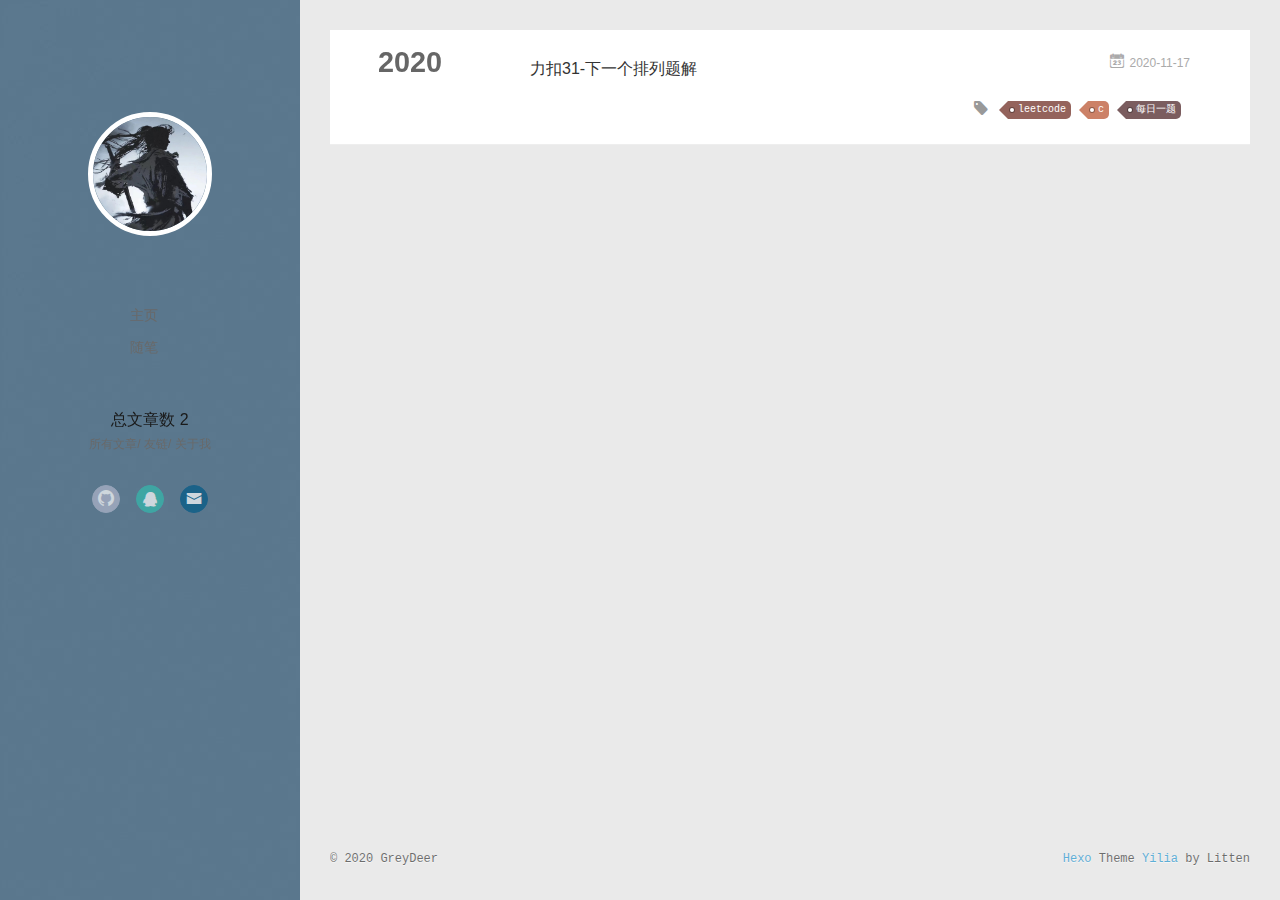
<file: tags/每日一题/index.html>
<!DOCTYPE html>
<html>
<head>
  <meta charset="utf-8">
  
  <meta name="renderer" content="webkit">
  <meta http-equiv="X-UA-Compatible" content="IE=edge" >
  <link rel="dns-prefetch" href="http://example.com">
  <title>Tag: 每日一题 | GreyDeer的个人博客</title>
  <meta name="viewport" content="width=device-width, initial-scale=1, maximum-scale=1">
  <meta property="og:type" content="website">
<meta property="og:title" content="GreyDeer的个人博客">
<meta property="og:url" content="http://example.com/tags/%E6%AF%8F%E6%97%A5%E4%B8%80%E9%A2%98/index.html">
<meta property="og:site_name" content="GreyDeer的个人博客">
<meta property="og:locale" content="zh_CN">
<meta property="article:author" content="GreyDeer">
<meta name="twitter:card" content="summary">
  
    <link rel="alternative" href="/atom.xml" title="GreyDeer的个人博客" type="application/atom+xml">
  
  
    <link rel="icon" href="/assets/logo.jpg">
  
  <link rel="stylesheet" type="text/css" href="/./main.0cf68a.css">
  <style type="text/css">
  
    #container.show {
      background: linear-gradient(200deg,#a0cfe4,#e8c37e);
    }
  </style>
  

  

<meta name="generator" content="Hexo 5.2.0"></head>

<body>
  <div id="container" q-class="show:isCtnShow">
    <canvas id="anm-canvas" class="anm-canvas"></canvas>
    <div class="left-col" q-class="show:isShow">
      
<div class="overlay" style="background: #00000"></div>
<div class="intrude-less">
	<header id="header" class="inner">
		
    <div id="ds-reset" class="ds-post-self">
    <div class="ds-avatar" >
    <img src="/assets/head.jpg">
    
		<hgroup>
		  <h1 class="header-author"><a href="/"></a></h1>
		</hgroup>
		

		<nav class="header-menu">
			<ul>
			
				<li><a href="/">主页</a></li>
	        
				<li><a href="/tags/%E9%9A%8F%E7%AC%94/">随笔</a></li>
	        
			</ul>
		</nav>
		<nav>
            总文章数 2
        </nav>
		<nav class="header-smart-menu">
    		
    			
    			<a q-on="click: openSlider(e, 'innerArchive')" href="javascript:void(0)">所有文章</a>
    			
            
    			
    			<a q-on="click: openSlider(e, 'friends')" href="javascript:void(0)">友链</a>
    			
            
    			
    			<a q-on="click: openSlider(e, 'aboutme')" href="javascript:void(0)">关于我</a>
    			
            
		</nav>
		<nav class="header-nav">
			<div class="social">
				
					<a class="github" target="_blank" href="/github.com/GreyDeer" title="github"><i class="icon-github"></i></a>
		        
					<a class="qq" target="_blank" href="tencent://message/?uin=3108607758" title="qq"><i class="icon-qq"></i></a>
		        
					<a class="mail" target="_blank" href="mailto:3108607758@qq.com" title="mail"><i class="icon-mail"></i></a>
		        
			</div>
				
	
		</nav>
	</header>		
</div>

    </div>
    <div class="mid-col" q-class="show:isShow,hide:isShow|isFalse">
      
<nav id="mobile-nav">
  	<div class="overlay js-overlay" style="background: #00000"></div>
	<div class="btnctn js-mobile-btnctn">
  		<div class="slider-trigger list" q-on="click: openSlider(e)"><i class="icon icon-sort"></i></div>
	</div>
	<div class="intrude-less">
		<header id="header" class="inner">
			<div class="profilepic">
				<img src="/assets/head.jpg" class="js-avatar">
			</div>
			<hgroup>
			  <h1 class="header-author js-header-author"></h1>
			</hgroup>
			
			
			
				
			
				
			
			
			
			<nav class="header-nav">
				<div class="social">
					
						<a class="github" target="_blank" href="/github.com/GreyDeer" title="github"><i class="icon-github"></i></a>
			        
						<a class="qq" target="_blank" href="tencent://message/?uin=3108607758" title="qq"><i class="icon-qq"></i></a>
			        
						<a class="mail" target="_blank" href="mailto:3108607758@qq.com" title="mail"><i class="icon-mail"></i></a>
			        
				</div>
			</nav>

			<nav class="header-menu js-header-menu">
				<ul style="width: 50%">
				
				
					<li style="width: 50%"><a href="/">主页</a></li>
		        
					<li style="width: 50%"><a href="/tags/%E9%9A%8F%E7%AC%94/">随笔</a></li>
		        
				</ul>
			</nav>
		</header>				
	</div>
	<div class="mobile-mask" style="display:none" q-show="isShow"></div>
</nav>

      <div id="wrapper" class="body-wrap">
        <div class="menu-l">
          <div class="canvas-wrap">
            <canvas data-colors="#eaeaea" data-sectionHeight="100" data-contentId="js-content" id="myCanvas1" class="anm-canvas"></canvas>
          </div>
          <div id="js-content" class="content-ll">
            
  
  
    
    
      
      
      <section class="archives-wrap">
        <div class="archive-year-wrap">
          <a href="/archives/2020" class="archive-year">2020</a>
        </div>
        <div class="archives">
    
    <article class="archive-article archive-type-post">
  <div class="archive-article-inner">
    <header class="archive-article-header">
      	<div class="article-meta">
	      	<a href="/2020/11/17/%E5%8A%9B%E6%89%A331-%E4%B8%8B%E4%B8%80%E4%B8%AA%E6%8E%92%E5%88%97%E9%A2%98%E8%A7%A3/" class="archive-article-date">
  	<time datetime="2020-11-17T15:01:38.000Z" itemprop="datePublished"><i class="icon-calendar icon"></i>2020-11-17</time>
</a>
        </div>
    	 
  
    <h1 itemprop="name">
      <a class="archive-article-title" href="/2020/11/17/%E5%8A%9B%E6%89%A331-%E4%B8%8B%E4%B8%80%E4%B8%AA%E6%8E%92%E5%88%97%E9%A2%98%E8%A7%A3/">力扣31-下一个排列题解</a>
    </h1>
  

        <div class="article-info info-on-right">
          
	<div class="article-tag tagcloud">
		<i class="icon-price-tags icon"></i>
		<ul class="article-tag-list">
			 
        		<li class="article-tag-list-item">
        			<a href="javascript:void(0)" class="js-tag article-tag-list-link color4">leetcode</a>
        		</li>
      		 
        		<li class="article-tag-list-item">
        			<a href="javascript:void(0)" class="js-tag article-tag-list-link color2">c</a>
        		</li>
      		 
        		<li class="article-tag-list-item">
        			<a href="javascript:void(0)" class="js-tag article-tag-list-link color5">每日一题</a>
        		</li>
      		
		</ul>
	</div>

          

        </div>
        <div class="clearfix"></div>
    </header>
  </div>
</article>
  
  
    </div></section>
  

    


          </div>
        </div>
      </div>
      <footer id="footer">
  <div class="outer">
    <div id="footer-info">
    	<div class="footer-left">
    		&copy; 2020 GreyDeer
    	</div>
      	<div class="footer-right">
      		<a href="http://hexo.io/" target="_blank">Hexo</a>  Theme <a href="https://github.com/litten/hexo-theme-yilia" target="_blank">Yilia</a> by Litten
      	</div>
    </div>
  </div>
</footer>

<!--页面点击小红心-->
<script type="text/javascript" src="/love.js"></script>
    </div>
    <script>
	var yiliaConfig = {
		mathjax: false,
		isHome: false,
		isPost: false,
		isArchive: false,
		isTag: true,
		isCategory: false,
		open_in_new: true,
		toc_hide_index: true,
		root: "/",
		innerArchive: true,
		showTags: false
	}
</script>

<script>!function(t){function n(e){if(r[e])return r[e].exports;var i=r[e]={exports:{},id:e,loaded:!1};return t[e].call(i.exports,i,i.exports,n),i.loaded=!0,i.exports}var r={};n.m=t,n.c=r,n.p="./",n(0)}([function(t,n,r){r(195),t.exports=r(191)},function(t,n,r){var e=r(3),i=r(52),o=r(27),u=r(28),c=r(53),f="prototype",a=function(t,n,r){var s,l,h,v,p=t&a.F,d=t&a.G,y=t&a.S,g=t&a.P,b=t&a.B,m=d?e:y?e[n]||(e[n]={}):(e[n]||{})[f],x=d?i:i[n]||(i[n]={}),w=x[f]||(x[f]={});d&&(r=n);for(s in r)l=!p&&m&&void 0!==m[s],h=(l?m:r)[s],v=b&&l?c(h,e):g&&"function"==typeof h?c(Function.call,h):h,m&&u(m,s,h,t&a.U),x[s]!=h&&o(x,s,v),g&&w[s]!=h&&(w[s]=h)};e.core=i,a.F=1,a.G=2,a.S=4,a.P=8,a.B=16,a.W=32,a.U=64,a.R=128,t.exports=a},function(t,n,r){var e=r(6);t.exports=function(t){if(!e(t))throw TypeError(t+" is not an object!");return t}},function(t,n){var r=t.exports="undefined"!=typeof window&&window.Math==Math?window:"undefined"!=typeof self&&self.Math==Math?self:Function("return this")();"number"==typeof __g&&(__g=r)},function(t,n){t.exports=function(t){try{return!!t()}catch(t){return!0}}},function(t,n){var r=t.exports="undefined"!=typeof window&&window.Math==Math?window:"undefined"!=typeof self&&self.Math==Math?self:Function("return this")();"number"==typeof __g&&(__g=r)},function(t,n){t.exports=function(t){return"object"==typeof t?null!==t:"function"==typeof t}},function(t,n,r){var e=r(126)("wks"),i=r(76),o=r(3).Symbol,u="function"==typeof o;(t.exports=function(t){return e[t]||(e[t]=u&&o[t]||(u?o:i)("Symbol."+t))}).store=e},function(t,n){var r={}.hasOwnProperty;t.exports=function(t,n){return r.call(t,n)}},function(t,n,r){var e=r(94),i=r(33);t.exports=function(t){return e(i(t))}},function(t,n,r){t.exports=!r(4)(function(){return 7!=Object.defineProperty({},"a",{get:function(){return 7}}).a})},function(t,n,r){var e=r(2),i=r(167),o=r(50),u=Object.defineProperty;n.f=r(10)?Object.defineProperty:function(t,n,r){if(e(t),n=o(n,!0),e(r),i)try{return u(t,n,r)}catch(t){}if("get"in r||"set"in r)throw TypeError("Accessors not supported!");return"value"in r&&(t[n]=r.value),t}},function(t,n,r){t.exports=!r(18)(function(){return 7!=Object.defineProperty({},"a",{get:function(){return 7}}).a})},function(t,n,r){var e=r(14),i=r(22);t.exports=r(12)?function(t,n,r){return e.f(t,n,i(1,r))}:function(t,n,r){return t[n]=r,t}},function(t,n,r){var e=r(20),i=r(58),o=r(42),u=Object.defineProperty;n.f=r(12)?Object.defineProperty:function(t,n,r){if(e(t),n=o(n,!0),e(r),i)try{return u(t,n,r)}catch(t){}if("get"in r||"set"in r)throw TypeError("Accessors not supported!");return"value"in r&&(t[n]=r.value),t}},function(t,n,r){var e=r(40)("wks"),i=r(23),o=r(5).Symbol,u="function"==typeof o;(t.exports=function(t){return e[t]||(e[t]=u&&o[t]||(u?o:i)("Symbol."+t))}).store=e},function(t,n,r){var e=r(67),i=Math.min;t.exports=function(t){return t>0?i(e(t),9007199254740991):0}},function(t,n,r){var e=r(46);t.exports=function(t){return Object(e(t))}},function(t,n){t.exports=function(t){try{return!!t()}catch(t){return!0}}},function(t,n,r){var e=r(63),i=r(34);t.exports=Object.keys||function(t){return e(t,i)}},function(t,n,r){var e=r(21);t.exports=function(t){if(!e(t))throw TypeError(t+" is not an object!");return t}},function(t,n){t.exports=function(t){return"object"==typeof t?null!==t:"function"==typeof t}},function(t,n){t.exports=function(t,n){return{enumerable:!(1&t),configurable:!(2&t),writable:!(4&t),value:n}}},function(t,n){var r=0,e=Math.random();t.exports=function(t){return"Symbol(".concat(void 0===t?"":t,")_",(++r+e).toString(36))}},function(t,n){var r={}.hasOwnProperty;t.exports=function(t,n){return r.call(t,n)}},function(t,n){var r=t.exports={version:"2.4.0"};"number"==typeof __e&&(__e=r)},function(t,n){t.exports=function(t){if("function"!=typeof t)throw TypeError(t+" is not a function!");return t}},function(t,n,r){var e=r(11),i=r(66);t.exports=r(10)?function(t,n,r){return e.f(t,n,i(1,r))}:function(t,n,r){return t[n]=r,t}},function(t,n,r){var e=r(3),i=r(27),o=r(24),u=r(76)("src"),c="toString",f=Function[c],a=(""+f).split(c);r(52).inspectSource=function(t){return f.call(t)},(t.exports=function(t,n,r,c){var f="function"==typeof r;f&&(o(r,"name")||i(r,"name",n)),t[n]!==r&&(f&&(o(r,u)||i(r,u,t[n]?""+t[n]:a.join(String(n)))),t===e?t[n]=r:c?t[n]?t[n]=r:i(t,n,r):(delete t[n],i(t,n,r)))})(Function.prototype,c,function(){return"function"==typeof this&&this[u]||f.call(this)})},function(t,n,r){var e=r(1),i=r(4),o=r(46),u=function(t,n,r,e){var i=String(o(t)),u="<"+n;return""!==r&&(u+=" "+r+'="'+String(e).replace(/"/g,"&quot;")+'"'),u+">"+i+"</"+n+">"};t.exports=function(t,n){var r={};r[t]=n(u),e(e.P+e.F*i(function(){var n=""[t]('"');return n!==n.toLowerCase()||n.split('"').length>3}),"String",r)}},function(t,n,r){var e=r(115),i=r(46);t.exports=function(t){return e(i(t))}},function(t,n,r){var e=r(116),i=r(66),o=r(30),u=r(50),c=r(24),f=r(167),a=Object.getOwnPropertyDescriptor;n.f=r(10)?a:function(t,n){if(t=o(t),n=u(n,!0),f)try{return a(t,n)}catch(t){}if(c(t,n))return i(!e.f.call(t,n),t[n])}},function(t,n,r){var e=r(24),i=r(17),o=r(145)("IE_PROTO"),u=Object.prototype;t.exports=Object.getPrototypeOf||function(t){return t=i(t),e(t,o)?t[o]:"function"==typeof t.constructor&&t instanceof t.constructor?t.constructor.prototype:t instanceof Object?u:null}},function(t,n){t.exports=function(t){if(void 0==t)throw TypeError("Can't call method on  "+t);return t}},function(t,n){t.exports="constructor,hasOwnProperty,isPrototypeOf,propertyIsEnumerable,toLocaleString,toString,valueOf".split(",")},function(t,n){t.exports={}},function(t,n){t.exports=!0},function(t,n){n.f={}.propertyIsEnumerable},function(t,n,r){var e=r(14).f,i=r(8),o=r(15)("toStringTag");t.exports=function(t,n,r){t&&!i(t=r?t:t.prototype,o)&&e(t,o,{configurable:!0,value:n})}},function(t,n,r){var e=r(40)("keys"),i=r(23);t.exports=function(t){return e[t]||(e[t]=i(t))}},function(t,n,r){var e=r(5),i="__core-js_shared__",o=e[i]||(e[i]={});t.exports=function(t){return o[t]||(o[t]={})}},function(t,n){var r=Math.ceil,e=Math.floor;t.exports=function(t){return isNaN(t=+t)?0:(t>0?e:r)(t)}},function(t,n,r){var e=r(21);t.exports=function(t,n){if(!e(t))return t;var r,i;if(n&&"function"==typeof(r=t.toString)&&!e(i=r.call(t)))return i;if("function"==typeof(r=t.valueOf)&&!e(i=r.call(t)))return i;if(!n&&"function"==typeof(r=t.toString)&&!e(i=r.call(t)))return i;throw TypeError("Can't convert object to primitive value")}},function(t,n,r){var e=r(5),i=r(25),o=r(36),u=r(44),c=r(14).f;t.exports=function(t){var n=i.Symbol||(i.Symbol=o?{}:e.Symbol||{});"_"==t.charAt(0)||t in n||c(n,t,{value:u.f(t)})}},function(t,n,r){n.f=r(15)},function(t,n){var r={}.toString;t.exports=function(t){return r.call(t).slice(8,-1)}},function(t,n){t.exports=function(t){if(void 0==t)throw TypeError("Can't call method on  "+t);return t}},function(t,n,r){var e=r(4);t.exports=function(t,n){return!!t&&e(function(){n?t.call(null,function(){},1):t.call(null)})}},function(t,n,r){var e=r(53),i=r(115),o=r(17),u=r(16),c=r(203);t.exports=function(t,n){var r=1==t,f=2==t,a=3==t,s=4==t,l=6==t,h=5==t||l,v=n||c;return function(n,c,p){for(var d,y,g=o(n),b=i(g),m=e(c,p,3),x=u(b.length),w=0,S=r?v(n,x):f?v(n,0):void 0;x>w;w++)if((h||w in b)&&(d=b[w],y=m(d,w,g),t))if(r)S[w]=y;else if(y)switch(t){case 3:return!0;case 5:return d;case 6:return w;case 2:S.push(d)}else if(s)return!1;return l?-1:a||s?s:S}}},function(t,n,r){var e=r(1),i=r(52),o=r(4);t.exports=function(t,n){var r=(i.Object||{})[t]||Object[t],u={};u[t]=n(r),e(e.S+e.F*o(function(){r(1)}),"Object",u)}},function(t,n,r){var e=r(6);t.exports=function(t,n){if(!e(t))return t;var r,i;if(n&&"function"==typeof(r=t.toString)&&!e(i=r.call(t)))return i;if("function"==typeof(r=t.valueOf)&&!e(i=r.call(t)))return i;if(!n&&"function"==typeof(r=t.toString)&&!e(i=r.call(t)))return i;throw TypeError("Can't convert object to primitive value")}},function(t,n,r){var e=r(5),i=r(25),o=r(91),u=r(13),c="prototype",f=function(t,n,r){var a,s,l,h=t&f.F,v=t&f.G,p=t&f.S,d=t&f.P,y=t&f.B,g=t&f.W,b=v?i:i[n]||(i[n]={}),m=b[c],x=v?e:p?e[n]:(e[n]||{})[c];v&&(r=n);for(a in r)(s=!h&&x&&void 0!==x[a])&&a in b||(l=s?x[a]:r[a],b[a]=v&&"function"!=typeof x[a]?r[a]:y&&s?o(l,e):g&&x[a]==l?function(t){var n=function(n,r,e){if(this instanceof t){switch(arguments.length){case 0:return new t;case 1:return new t(n);case 2:return new t(n,r)}return new t(n,r,e)}return t.apply(this,arguments)};return n[c]=t[c],n}(l):d&&"function"==typeof l?o(Function.call,l):l,d&&((b.virtual||(b.virtual={}))[a]=l,t&f.R&&m&&!m[a]&&u(m,a,l)))};f.F=1,f.G=2,f.S=4,f.P=8,f.B=16,f.W=32,f.U=64,f.R=128,t.exports=f},function(t,n){var r=t.exports={version:"2.4.0"};"number"==typeof __e&&(__e=r)},function(t,n,r){var e=r(26);t.exports=function(t,n,r){if(e(t),void 0===n)return t;switch(r){case 1:return function(r){return t.call(n,r)};case 2:return function(r,e){return t.call(n,r,e)};case 3:return function(r,e,i){return t.call(n,r,e,i)}}return function(){return t.apply(n,arguments)}}},function(t,n,r){var e=r(183),i=r(1),o=r(126)("metadata"),u=o.store||(o.store=new(r(186))),c=function(t,n,r){var i=u.get(t);if(!i){if(!r)return;u.set(t,i=new e)}var o=i.get(n);if(!o){if(!r)return;i.set(n,o=new e)}return o},f=function(t,n,r){var e=c(n,r,!1);return void 0!==e&&e.has(t)},a=function(t,n,r){var e=c(n,r,!1);return void 0===e?void 0:e.get(t)},s=function(t,n,r,e){c(r,e,!0).set(t,n)},l=function(t,n){var r=c(t,n,!1),e=[];return r&&r.forEach(function(t,n){e.push(n)}),e},h=function(t){return void 0===t||"symbol"==typeof t?t:String(t)},v=function(t){i(i.S,"Reflect",t)};t.exports={store:u,map:c,has:f,get:a,set:s,keys:l,key:h,exp:v}},function(t,n,r){"use strict";if(r(10)){var e=r(69),i=r(3),o=r(4),u=r(1),c=r(127),f=r(152),a=r(53),s=r(68),l=r(66),h=r(27),v=r(73),p=r(67),d=r(16),y=r(75),g=r(50),b=r(24),m=r(180),x=r(114),w=r(6),S=r(17),_=r(137),O=r(70),E=r(32),P=r(71).f,j=r(154),F=r(76),M=r(7),A=r(48),N=r(117),T=r(146),I=r(155),k=r(80),L=r(123),R=r(74),C=r(130),D=r(160),U=r(11),W=r(31),G=U.f,B=W.f,V=i.RangeError,z=i.TypeError,q=i.Uint8Array,K="ArrayBuffer",J="Shared"+K,Y="BYTES_PER_ELEMENT",H="prototype",$=Array[H],X=f.ArrayBuffer,Q=f.DataView,Z=A(0),tt=A(2),nt=A(3),rt=A(4),et=A(5),it=A(6),ot=N(!0),ut=N(!1),ct=I.values,ft=I.keys,at=I.entries,st=$.lastIndexOf,lt=$.reduce,ht=$.reduceRight,vt=$.join,pt=$.sort,dt=$.slice,yt=$.toString,gt=$.toLocaleString,bt=M("iterator"),mt=M("toStringTag"),xt=F("typed_constructor"),wt=F("def_constructor"),St=c.CONSTR,_t=c.TYPED,Ot=c.VIEW,Et="Wrong length!",Pt=A(1,function(t,n){return Tt(T(t,t[wt]),n)}),jt=o(function(){return 1===new q(new Uint16Array([1]).buffer)[0]}),Ft=!!q&&!!q[H].set&&o(function(){new q(1).set({})}),Mt=function(t,n){if(void 0===t)throw z(Et);var r=+t,e=d(t);if(n&&!m(r,e))throw V(Et);return e},At=function(t,n){var r=p(t);if(r<0||r%n)throw V("Wrong offset!");return r},Nt=function(t){if(w(t)&&_t in t)return t;throw z(t+" is not a typed array!")},Tt=function(t,n){if(!(w(t)&&xt in t))throw z("It is not a typed array constructor!");return new t(n)},It=function(t,n){return kt(T(t,t[wt]),n)},kt=function(t,n){for(var r=0,e=n.length,i=Tt(t,e);e>r;)i[r]=n[r++];return i},Lt=function(t,n,r){G(t,n,{get:function(){return this._d[r]}})},Rt=function(t){var n,r,e,i,o,u,c=S(t),f=arguments.length,s=f>1?arguments[1]:void 0,l=void 0!==s,h=j(c);if(void 0!=h&&!_(h)){for(u=h.call(c),e=[],n=0;!(o=u.next()).done;n++)e.push(o.value);c=e}for(l&&f>2&&(s=a(s,arguments[2],2)),n=0,r=d(c.length),i=Tt(this,r);r>n;n++)i[n]=l?s(c[n],n):c[n];return i},Ct=function(){for(var t=0,n=arguments.length,r=Tt(this,n);n>t;)r[t]=arguments[t++];return r},Dt=!!q&&o(function(){gt.call(new q(1))}),Ut=function(){return gt.apply(Dt?dt.call(Nt(this)):Nt(this),arguments)},Wt={copyWithin:function(t,n){return D.call(Nt(this),t,n,arguments.length>2?arguments[2]:void 0)},every:function(t){return rt(Nt(this),t,arguments.length>1?arguments[1]:void 0)},fill:function(t){return C.apply(Nt(this),arguments)},filter:function(t){return It(this,tt(Nt(this),t,arguments.length>1?arguments[1]:void 0))},find:function(t){return et(Nt(this),t,arguments.length>1?arguments[1]:void 0)},findIndex:function(t){return it(Nt(this),t,arguments.length>1?arguments[1]:void 0)},forEach:function(t){Z(Nt(this),t,arguments.length>1?arguments[1]:void 0)},indexOf:function(t){return ut(Nt(this),t,arguments.length>1?arguments[1]:void 0)},includes:function(t){return ot(Nt(this),t,arguments.length>1?arguments[1]:void 0)},join:function(t){return vt.apply(Nt(this),arguments)},lastIndexOf:function(t){return st.apply(Nt(this),arguments)},map:function(t){return Pt(Nt(this),t,arguments.length>1?arguments[1]:void 0)},reduce:function(t){return lt.apply(Nt(this),arguments)},reduceRight:function(t){return ht.apply(Nt(this),arguments)},reverse:function(){for(var t,n=this,r=Nt(n).length,e=Math.floor(r/2),i=0;i<e;)t=n[i],n[i++]=n[--r],n[r]=t;return n},some:function(t){return nt(Nt(this),t,arguments.length>1?arguments[1]:void 0)},sort:function(t){return pt.call(Nt(this),t)},subarray:function(t,n){var r=Nt(this),e=r.length,i=y(t,e);return new(T(r,r[wt]))(r.buffer,r.byteOffset+i*r.BYTES_PER_ELEMENT,d((void 0===n?e:y(n,e))-i))}},Gt=function(t,n){return It(this,dt.call(Nt(this),t,n))},Bt=function(t){Nt(this);var n=At(arguments[1],1),r=this.length,e=S(t),i=d(e.length),o=0;if(i+n>r)throw V(Et);for(;o<i;)this[n+o]=e[o++]},Vt={entries:function(){return at.call(Nt(this))},keys:function(){return ft.call(Nt(this))},values:function(){return ct.call(Nt(this))}},zt=function(t,n){return w(t)&&t[_t]&&"symbol"!=typeof n&&n in t&&String(+n)==String(n)},qt=function(t,n){return zt(t,n=g(n,!0))?l(2,t[n]):B(t,n)},Kt=function(t,n,r){return!(zt(t,n=g(n,!0))&&w(r)&&b(r,"value"))||b(r,"get")||b(r,"set")||r.configurable||b(r,"writable")&&!r.writable||b(r,"enumerable")&&!r.enumerable?G(t,n,r):(t[n]=r.value,t)};St||(W.f=qt,U.f=Kt),u(u.S+u.F*!St,"Object",{getOwnPropertyDescriptor:qt,defineProperty:Kt}),o(function(){yt.call({})})&&(yt=gt=function(){return vt.call(this)});var Jt=v({},Wt);v(Jt,Vt),h(Jt,bt,Vt.values),v(Jt,{slice:Gt,set:Bt,constructor:function(){},toString:yt,toLocaleString:Ut}),Lt(Jt,"buffer","b"),Lt(Jt,"byteOffset","o"),Lt(Jt,"byteLength","l"),Lt(Jt,"length","e"),G(Jt,mt,{get:function(){return this[_t]}}),t.exports=function(t,n,r,f){f=!!f;var a=t+(f?"Clamped":"")+"Array",l="Uint8Array"!=a,v="get"+t,p="set"+t,y=i[a],g=y||{},b=y&&E(y),m=!y||!c.ABV,S={},_=y&&y[H],j=function(t,r){var e=t._d;return e.v[v](r*n+e.o,jt)},F=function(t,r,e){var i=t._d;f&&(e=(e=Math.round(e))<0?0:e>255?255:255&e),i.v[p](r*n+i.o,e,jt)},M=function(t,n){G(t,n,{get:function(){return j(this,n)},set:function(t){return F(this,n,t)},enumerable:!0})};m?(y=r(function(t,r,e,i){s(t,y,a,"_d");var o,u,c,f,l=0,v=0;if(w(r)){if(!(r instanceof X||(f=x(r))==K||f==J))return _t in r?kt(y,r):Rt.call(y,r);o=r,v=At(e,n);var p=r.byteLength;if(void 0===i){if(p%n)throw V(Et);if((u=p-v)<0)throw V(Et)}else if((u=d(i)*n)+v>p)throw V(Et);c=u/n}else c=Mt(r,!0),u=c*n,o=new X(u);for(h(t,"_d",{b:o,o:v,l:u,e:c,v:new Q(o)});l<c;)M(t,l++)}),_=y[H]=O(Jt),h(_,"constructor",y)):L(function(t){new y(null),new y(t)},!0)||(y=r(function(t,r,e,i){s(t,y,a);var o;return w(r)?r instanceof X||(o=x(r))==K||o==J?void 0!==i?new g(r,At(e,n),i):void 0!==e?new g(r,At(e,n)):new g(r):_t in r?kt(y,r):Rt.call(y,r):new g(Mt(r,l))}),Z(b!==Function.prototype?P(g).concat(P(b)):P(g),function(t){t in y||h(y,t,g[t])}),y[H]=_,e||(_.constructor=y));var A=_[bt],N=!!A&&("values"==A.name||void 0==A.name),T=Vt.values;h(y,xt,!0),h(_,_t,a),h(_,Ot,!0),h(_,wt,y),(f?new y(1)[mt]==a:mt in _)||G(_,mt,{get:function(){return a}}),S[a]=y,u(u.G+u.W+u.F*(y!=g),S),u(u.S,a,{BYTES_PER_ELEMENT:n,from:Rt,of:Ct}),Y in _||h(_,Y,n),u(u.P,a,Wt),R(a),u(u.P+u.F*Ft,a,{set:Bt}),u(u.P+u.F*!N,a,Vt),u(u.P+u.F*(_.toString!=yt),a,{toString:yt}),u(u.P+u.F*o(function(){new y(1).slice()}),a,{slice:Gt}),u(u.P+u.F*(o(function(){return[1,2].toLocaleString()!=new y([1,2]).toLocaleString()})||!o(function(){_.toLocaleString.call([1,2])})),a,{toLocaleString:Ut}),k[a]=N?A:T,e||N||h(_,bt,T)}}else t.exports=function(){}},function(t,n){var r={}.toString;t.exports=function(t){return r.call(t).slice(8,-1)}},function(t,n,r){var e=r(21),i=r(5).document,o=e(i)&&e(i.createElement);t.exports=function(t){return o?i.createElement(t):{}}},function(t,n,r){t.exports=!r(12)&&!r(18)(function(){return 7!=Object.defineProperty(r(57)("div"),"a",{get:function(){return 7}}).a})},function(t,n,r){"use strict";var e=r(36),i=r(51),o=r(64),u=r(13),c=r(8),f=r(35),a=r(96),s=r(38),l=r(103),h=r(15)("iterator"),v=!([].keys&&"next"in[].keys()),p="keys",d="values",y=function(){return this};t.exports=function(t,n,r,g,b,m,x){a(r,n,g);var w,S,_,O=function(t){if(!v&&t in F)return F[t];switch(t){case p:case d:return function(){return new r(this,t)}}return function(){return new r(this,t)}},E=n+" Iterator",P=b==d,j=!1,F=t.prototype,M=F[h]||F["@@iterator"]||b&&F[b],A=M||O(b),N=b?P?O("entries"):A:void 0,T="Array"==n?F.entries||M:M;if(T&&(_=l(T.call(new t)))!==Object.prototype&&(s(_,E,!0),e||c(_,h)||u(_,h,y)),P&&M&&M.name!==d&&(j=!0,A=function(){return M.call(this)}),e&&!x||!v&&!j&&F[h]||u(F,h,A),f[n]=A,f[E]=y,b)if(w={values:P?A:O(d),keys:m?A:O(p),entries:N},x)for(S in w)S in F||o(F,S,w[S]);else i(i.P+i.F*(v||j),n,w);return w}},function(t,n,r){var e=r(20),i=r(100),o=r(34),u=r(39)("IE_PROTO"),c=function(){},f="prototype",a=function(){var t,n=r(57)("iframe"),e=o.length;for(n.style.display="none",r(93).appendChild(n),n.src="javascript:",t=n.contentWindow.document,t.open(),t.write("<script>document.F=Object<\/script>"),t.close(),a=t.F;e--;)delete a[f][o[e]];return a()};t.exports=Object.create||function(t,n){var r;return null!==t?(c[f]=e(t),r=new c,c[f]=null,r[u]=t):r=a(),void 0===n?r:i(r,n)}},function(t,n,r){var e=r(63),i=r(34).concat("length","prototype");n.f=Object.getOwnPropertyNames||function(t){return e(t,i)}},function(t,n){n.f=Object.getOwnPropertySymbols},function(t,n,r){var e=r(8),i=r(9),o=r(90)(!1),u=r(39)("IE_PROTO");t.exports=function(t,n){var r,c=i(t),f=0,a=[];for(r in c)r!=u&&e(c,r)&&a.push(r);for(;n.length>f;)e(c,r=n[f++])&&(~o(a,r)||a.push(r));return a}},function(t,n,r){t.exports=r(13)},function(t,n,r){var e=r(76)("meta"),i=r(6),o=r(24),u=r(11).f,c=0,f=Object.isExtensible||function(){return!0},a=!r(4)(function(){return f(Object.preventExtensions({}))}),s=function(t){u(t,e,{value:{i:"O"+ ++c,w:{}}})},l=function(t,n){if(!i(t))return"symbol"==typeof t?t:("string"==typeof t?"S":"P")+t;if(!o(t,e)){if(!f(t))return"F";if(!n)return"E";s(t)}return t[e].i},h=function(t,n){if(!o(t,e)){if(!f(t))return!0;if(!n)return!1;s(t)}return t[e].w},v=function(t){return a&&p.NEED&&f(t)&&!o(t,e)&&s(t),t},p=t.exports={KEY:e,NEED:!1,fastKey:l,getWeak:h,onFreeze:v}},function(t,n){t.exports=function(t,n){return{enumerable:!(1&t),configurable:!(2&t),writable:!(4&t),value:n}}},function(t,n){var r=Math.ceil,e=Math.floor;t.exports=function(t){return isNaN(t=+t)?0:(t>0?e:r)(t)}},function(t,n){t.exports=function(t,n,r,e){if(!(t instanceof n)||void 0!==e&&e in t)throw TypeError(r+": incorrect invocation!");return t}},function(t,n){t.exports=!1},function(t,n,r){var e=r(2),i=r(173),o=r(133),u=r(145)("IE_PROTO"),c=function(){},f="prototype",a=function(){var t,n=r(132)("iframe"),e=o.length;for(n.style.display="none",r(135).appendChild(n),n.src="javascript:",t=n.contentWindow.document,t.open(),t.write("<script>document.F=Object<\/script>"),t.close(),a=t.F;e--;)delete a[f][o[e]];return a()};t.exports=Object.create||function(t,n){var r;return null!==t?(c[f]=e(t),r=new c,c[f]=null,r[u]=t):r=a(),void 0===n?r:i(r,n)}},function(t,n,r){var e=r(175),i=r(133).concat("length","prototype");n.f=Object.getOwnPropertyNames||function(t){return e(t,i)}},function(t,n,r){var e=r(175),i=r(133);t.exports=Object.keys||function(t){return e(t,i)}},function(t,n,r){var e=r(28);t.exports=function(t,n,r){for(var i in n)e(t,i,n[i],r);return t}},function(t,n,r){"use strict";var e=r(3),i=r(11),o=r(10),u=r(7)("species");t.exports=function(t){var n=e[t];o&&n&&!n[u]&&i.f(n,u,{configurable:!0,get:function(){return this}})}},function(t,n,r){var e=r(67),i=Math.max,o=Math.min;t.exports=function(t,n){return t=e(t),t<0?i(t+n,0):o(t,n)}},function(t,n){var r=0,e=Math.random();t.exports=function(t){return"Symbol(".concat(void 0===t?"":t,")_",(++r+e).toString(36))}},function(t,n,r){var e=r(33);t.exports=function(t){return Object(e(t))}},function(t,n,r){var e=r(7)("unscopables"),i=Array.prototype;void 0==i[e]&&r(27)(i,e,{}),t.exports=function(t){i[e][t]=!0}},function(t,n,r){var e=r(53),i=r(169),o=r(137),u=r(2),c=r(16),f=r(154),a={},s={},n=t.exports=function(t,n,r,l,h){var v,p,d,y,g=h?function(){return t}:f(t),b=e(r,l,n?2:1),m=0;if("function"!=typeof g)throw TypeError(t+" is not iterable!");if(o(g)){for(v=c(t.length);v>m;m++)if((y=n?b(u(p=t[m])[0],p[1]):b(t[m]))===a||y===s)return y}else for(d=g.call(t);!(p=d.next()).done;)if((y=i(d,b,p.value,n))===a||y===s)return y};n.BREAK=a,n.RETURN=s},function(t,n){t.exports={}},function(t,n,r){var e=r(11).f,i=r(24),o=r(7)("toStringTag");t.exports=function(t,n,r){t&&!i(t=r?t:t.prototype,o)&&e(t,o,{configurable:!0,value:n})}},function(t,n,r){var e=r(1),i=r(46),o=r(4),u=r(150),c="["+u+"]",f="​",a=RegExp("^"+c+c+"*"),s=RegExp(c+c+"*$"),l=function(t,n,r){var i={},c=o(function(){return!!u[t]()||f[t]()!=f}),a=i[t]=c?n(h):u[t];r&&(i[r]=a),e(e.P+e.F*c,"String",i)},h=l.trim=function(t,n){return t=String(i(t)),1&n&&(t=t.replace(a,"")),2&n&&(t=t.replace(s,"")),t};t.exports=l},function(t,n,r){t.exports={default:r(86),__esModule:!0}},function(t,n,r){t.exports={default:r(87),__esModule:!0}},function(t,n,r){"use strict";function e(t){return t&&t.__esModule?t:{default:t}}n.__esModule=!0;var i=r(84),o=e(i),u=r(83),c=e(u),f="function"==typeof c.default&&"symbol"==typeof o.default?function(t){return typeof t}:function(t){return t&&"function"==typeof c.default&&t.constructor===c.default&&t!==c.default.prototype?"symbol":typeof t};n.default="function"==typeof c.default&&"symbol"===f(o.default)?function(t){return void 0===t?"undefined":f(t)}:function(t){return t&&"function"==typeof c.default&&t.constructor===c.default&&t!==c.default.prototype?"symbol":void 0===t?"undefined":f(t)}},function(t,n,r){r(110),r(108),r(111),r(112),t.exports=r(25).Symbol},function(t,n,r){r(109),r(113),t.exports=r(44).f("iterator")},function(t,n){t.exports=function(t){if("function"!=typeof t)throw TypeError(t+" is not a function!");return t}},function(t,n){t.exports=function(){}},function(t,n,r){var e=r(9),i=r(106),o=r(105);t.exports=function(t){return function(n,r,u){var c,f=e(n),a=i(f.length),s=o(u,a);if(t&&r!=r){for(;a>s;)if((c=f[s++])!=c)return!0}else for(;a>s;s++)if((t||s in f)&&f[s]===r)return t||s||0;return!t&&-1}}},function(t,n,r){var e=r(88);t.exports=function(t,n,r){if(e(t),void 0===n)return t;switch(r){case 1:return function(r){return t.call(n,r)};case 2:return function(r,e){return t.call(n,r,e)};case 3:return function(r,e,i){return t.call(n,r,e,i)}}return function(){return t.apply(n,arguments)}}},function(t,n,r){var e=r(19),i=r(62),o=r(37);t.exports=function(t){var n=e(t),r=i.f;if(r)for(var u,c=r(t),f=o.f,a=0;c.length>a;)f.call(t,u=c[a++])&&n.push(u);return n}},function(t,n,r){t.exports=r(5).document&&document.documentElement},function(t,n,r){var e=r(56);t.exports=Object("z").propertyIsEnumerable(0)?Object:function(t){return"String"==e(t)?t.split(""):Object(t)}},function(t,n,r){var e=r(56);t.exports=Array.isArray||function(t){return"Array"==e(t)}},function(t,n,r){"use strict";var e=r(60),i=r(22),o=r(38),u={};r(13)(u,r(15)("iterator"),function(){return this}),t.exports=function(t,n,r){t.prototype=e(u,{next:i(1,r)}),o(t,n+" Iterator")}},function(t,n){t.exports=function(t,n){return{value:n,done:!!t}}},function(t,n,r){var e=r(19),i=r(9);t.exports=function(t,n){for(var r,o=i(t),u=e(o),c=u.length,f=0;c>f;)if(o[r=u[f++]]===n)return r}},function(t,n,r){var e=r(23)("meta"),i=r(21),o=r(8),u=r(14).f,c=0,f=Object.isExtensible||function(){return!0},a=!r(18)(function(){return f(Object.preventExtensions({}))}),s=function(t){u(t,e,{value:{i:"O"+ ++c,w:{}}})},l=function(t,n){if(!i(t))return"symbol"==typeof t?t:("string"==typeof t?"S":"P")+t;if(!o(t,e)){if(!f(t))return"F";if(!n)return"E";s(t)}return t[e].i},h=function(t,n){if(!o(t,e)){if(!f(t))return!0;if(!n)return!1;s(t)}return t[e].w},v=function(t){return a&&p.NEED&&f(t)&&!o(t,e)&&s(t),t},p=t.exports={KEY:e,NEED:!1,fastKey:l,getWeak:h,onFreeze:v}},function(t,n,r){var e=r(14),i=r(20),o=r(19);t.exports=r(12)?Object.defineProperties:function(t,n){i(t);for(var r,u=o(n),c=u.length,f=0;c>f;)e.f(t,r=u[f++],n[r]);return t}},function(t,n,r){var e=r(37),i=r(22),o=r(9),u=r(42),c=r(8),f=r(58),a=Object.getOwnPropertyDescriptor;n.f=r(12)?a:function(t,n){if(t=o(t),n=u(n,!0),f)try{return a(t,n)}catch(t){}if(c(t,n))return i(!e.f.call(t,n),t[n])}},function(t,n,r){var e=r(9),i=r(61).f,o={}.toString,u="object"==typeof window&&window&&Object.getOwnPropertyNames?Object.getOwnPropertyNames(window):[],c=function(t){try{return i(t)}catch(t){return u.slice()}};t.exports.f=function(t){return u&&"[object Window]"==o.call(t)?c(t):i(e(t))}},function(t,n,r){var e=r(8),i=r(77),o=r(39)("IE_PROTO"),u=Object.prototype;t.exports=Object.getPrototypeOf||function(t){return t=i(t),e(t,o)?t[o]:"function"==typeof t.constructor&&t instanceof t.constructor?t.constructor.prototype:t instanceof Object?u:null}},function(t,n,r){var e=r(41),i=r(33);t.exports=function(t){return function(n,r){var o,u,c=String(i(n)),f=e(r),a=c.length;return f<0||f>=a?t?"":void 0:(o=c.charCodeAt(f),o<55296||o>56319||f+1===a||(u=c.charCodeAt(f+1))<56320||u>57343?t?c.charAt(f):o:t?c.slice(f,f+2):u-56320+(o-55296<<10)+65536)}}},function(t,n,r){var e=r(41),i=Math.max,o=Math.min;t.exports=function(t,n){return t=e(t),t<0?i(t+n,0):o(t,n)}},function(t,n,r){var e=r(41),i=Math.min;t.exports=function(t){return t>0?i(e(t),9007199254740991):0}},function(t,n,r){"use strict";var e=r(89),i=r(97),o=r(35),u=r(9);t.exports=r(59)(Array,"Array",function(t,n){this._t=u(t),this._i=0,this._k=n},function(){var t=this._t,n=this._k,r=this._i++;return!t||r>=t.length?(this._t=void 0,i(1)):"keys"==n?i(0,r):"values"==n?i(0,t[r]):i(0,[r,t[r]])},"values"),o.Arguments=o.Array,e("keys"),e("values"),e("entries")},function(t,n){},function(t,n,r){"use strict";var e=r(104)(!0);r(59)(String,"String",function(t){this._t=String(t),this._i=0},function(){var t,n=this._t,r=this._i;return r>=n.length?{value:void 0,done:!0}:(t=e(n,r),this._i+=t.length,{value:t,done:!1})})},function(t,n,r){"use strict";var e=r(5),i=r(8),o=r(12),u=r(51),c=r(64),f=r(99).KEY,a=r(18),s=r(40),l=r(38),h=r(23),v=r(15),p=r(44),d=r(43),y=r(98),g=r(92),b=r(95),m=r(20),x=r(9),w=r(42),S=r(22),_=r(60),O=r(102),E=r(101),P=r(14),j=r(19),F=E.f,M=P.f,A=O.f,N=e.Symbol,T=e.JSON,I=T&&T.stringify,k="prototype",L=v("_hidden"),R=v("toPrimitive"),C={}.propertyIsEnumerable,D=s("symbol-registry"),U=s("symbols"),W=s("op-symbols"),G=Object[k],B="function"==typeof N,V=e.QObject,z=!V||!V[k]||!V[k].findChild,q=o&&a(function(){return 7!=_(M({},"a",{get:function(){return M(this,"a",{value:7}).a}})).a})?function(t,n,r){var e=F(G,n);e&&delete G[n],M(t,n,r),e&&t!==G&&M(G,n,e)}:M,K=function(t){var n=U[t]=_(N[k]);return n._k=t,n},J=B&&"symbol"==typeof N.iterator?function(t){return"symbol"==typeof t}:function(t){return t instanceof N},Y=function(t,n,r){return t===G&&Y(W,n,r),m(t),n=w(n,!0),m(r),i(U,n)?(r.enumerable?(i(t,L)&&t[L][n]&&(t[L][n]=!1),r=_(r,{enumerable:S(0,!1)})):(i(t,L)||M(t,L,S(1,{})),t[L][n]=!0),q(t,n,r)):M(t,n,r)},H=function(t,n){m(t);for(var r,e=g(n=x(n)),i=0,o=e.length;o>i;)Y(t,r=e[i++],n[r]);return t},$=function(t,n){return void 0===n?_(t):H(_(t),n)},X=function(t){var n=C.call(this,t=w(t,!0));return!(this===G&&i(U,t)&&!i(W,t))&&(!(n||!i(this,t)||!i(U,t)||i(this,L)&&this[L][t])||n)},Q=function(t,n){if(t=x(t),n=w(n,!0),t!==G||!i(U,n)||i(W,n)){var r=F(t,n);return!r||!i(U,n)||i(t,L)&&t[L][n]||(r.enumerable=!0),r}},Z=function(t){for(var n,r=A(x(t)),e=[],o=0;r.length>o;)i(U,n=r[o++])||n==L||n==f||e.push(n);return e},tt=function(t){for(var n,r=t===G,e=A(r?W:x(t)),o=[],u=0;e.length>u;)!i(U,n=e[u++])||r&&!i(G,n)||o.push(U[n]);return o};B||(N=function(){if(this instanceof N)throw TypeError("Symbol is not a constructor!");var t=h(arguments.length>0?arguments[0]:void 0),n=function(r){this===G&&n.call(W,r),i(this,L)&&i(this[L],t)&&(this[L][t]=!1),q(this,t,S(1,r))};return o&&z&&q(G,t,{configurable:!0,set:n}),K(t)},c(N[k],"toString",function(){return this._k}),E.f=Q,P.f=Y,r(61).f=O.f=Z,r(37).f=X,r(62).f=tt,o&&!r(36)&&c(G,"propertyIsEnumerable",X,!0),p.f=function(t){return K(v(t))}),u(u.G+u.W+u.F*!B,{Symbol:N});for(var nt="hasInstance,isConcatSpreadable,iterator,match,replace,search,species,split,toPrimitive,toStringTag,unscopables".split(","),rt=0;nt.length>rt;)v(nt[rt++]);for(var nt=j(v.store),rt=0;nt.length>rt;)d(nt[rt++]);u(u.S+u.F*!B,"Symbol",{for:function(t){return i(D,t+="")?D[t]:D[t]=N(t)},keyFor:function(t){if(J(t))return y(D,t);throw TypeError(t+" is not a symbol!")},useSetter:function(){z=!0},useSimple:function(){z=!1}}),u(u.S+u.F*!B,"Object",{create:$,defineProperty:Y,defineProperties:H,getOwnPropertyDescriptor:Q,getOwnPropertyNames:Z,getOwnPropertySymbols:tt}),T&&u(u.S+u.F*(!B||a(function(){var t=N();return"[null]"!=I([t])||"{}"!=I({a:t})||"{}"!=I(Object(t))})),"JSON",{stringify:function(t){if(void 0!==t&&!J(t)){for(var n,r,e=[t],i=1;arguments.length>i;)e.push(arguments[i++]);return n=e[1],"function"==typeof n&&(r=n),!r&&b(n)||(n=function(t,n){if(r&&(n=r.call(this,t,n)),!J(n))return n}),e[1]=n,I.apply(T,e)}}}),N[k][R]||r(13)(N[k],R,N[k].valueOf),l(N,"Symbol"),l(Math,"Math",!0),l(e.JSON,"JSON",!0)},function(t,n,r){r(43)("asyncIterator")},function(t,n,r){r(43)("observable")},function(t,n,r){r(107);for(var e=r(5),i=r(13),o=r(35),u=r(15)("toStringTag"),c=["NodeList","DOMTokenList","MediaList","StyleSheetList","CSSRuleList"],f=0;f<5;f++){var a=c[f],s=e[a],l=s&&s.prototype;l&&!l[u]&&i(l,u,a),o[a]=o.Array}},function(t,n,r){var e=r(45),i=r(7)("toStringTag"),o="Arguments"==e(function(){return arguments}()),u=function(t,n){try{return t[n]}catch(t){}};t.exports=function(t){var n,r,c;return void 0===t?"Undefined":null===t?"Null":"string"==typeof(r=u(n=Object(t),i))?r:o?e(n):"Object"==(c=e(n))&&"function"==typeof n.callee?"Arguments":c}},function(t,n,r){var e=r(45);t.exports=Object("z").propertyIsEnumerable(0)?Object:function(t){return"String"==e(t)?t.split(""):Object(t)}},function(t,n){n.f={}.propertyIsEnumerable},function(t,n,r){var e=r(30),i=r(16),o=r(75);t.exports=function(t){return function(n,r,u){var c,f=e(n),a=i(f.length),s=o(u,a);if(t&&r!=r){for(;a>s;)if((c=f[s++])!=c)return!0}else for(;a>s;s++)if((t||s in f)&&f[s]===r)return t||s||0;return!t&&-1}}},function(t,n,r){"use strict";var e=r(3),i=r(1),o=r(28),u=r(73),c=r(65),f=r(79),a=r(68),s=r(6),l=r(4),h=r(123),v=r(81),p=r(136);t.exports=function(t,n,r,d,y,g){var b=e[t],m=b,x=y?"set":"add",w=m&&m.prototype,S={},_=function(t){var n=w[t];o(w,t,"delete"==t?function(t){return!(g&&!s(t))&&n.call(this,0===t?0:t)}:"has"==t?function(t){return!(g&&!s(t))&&n.call(this,0===t?0:t)}:"get"==t?function(t){return g&&!s(t)?void 0:n.call(this,0===t?0:t)}:"add"==t?function(t){return n.call(this,0===t?0:t),this}:function(t,r){return n.call(this,0===t?0:t,r),this})};if("function"==typeof m&&(g||w.forEach&&!l(function(){(new m).entries().next()}))){var O=new m,E=O[x](g?{}:-0,1)!=O,P=l(function(){O.has(1)}),j=h(function(t){new m(t)}),F=!g&&l(function(){for(var t=new m,n=5;n--;)t[x](n,n);return!t.has(-0)});j||(m=n(function(n,r){a(n,m,t);var e=p(new b,n,m);return void 0!=r&&f(r,y,e[x],e),e}),m.prototype=w,w.constructor=m),(P||F)&&(_("delete"),_("has"),y&&_("get")),(F||E)&&_(x),g&&w.clear&&delete w.clear}else m=d.getConstructor(n,t,y,x),u(m.prototype,r),c.NEED=!0;return v(m,t),S[t]=m,i(i.G+i.W+i.F*(m!=b),S),g||d.setStrong(m,t,y),m}},function(t,n,r){"use strict";var e=r(27),i=r(28),o=r(4),u=r(46),c=r(7);t.exports=function(t,n,r){var f=c(t),a=r(u,f,""[t]),s=a[0],l=a[1];o(function(){var n={};return n[f]=function(){return 7},7!=""[t](n)})&&(i(String.prototype,t,s),e(RegExp.prototype,f,2==n?function(t,n){return l.call(t,this,n)}:function(t){return l.call(t,this)}))}
},function(t,n,r){"use strict";var e=r(2);t.exports=function(){var t=e(this),n="";return t.global&&(n+="g"),t.ignoreCase&&(n+="i"),t.multiline&&(n+="m"),t.unicode&&(n+="u"),t.sticky&&(n+="y"),n}},function(t,n){t.exports=function(t,n,r){var e=void 0===r;switch(n.length){case 0:return e?t():t.call(r);case 1:return e?t(n[0]):t.call(r,n[0]);case 2:return e?t(n[0],n[1]):t.call(r,n[0],n[1]);case 3:return e?t(n[0],n[1],n[2]):t.call(r,n[0],n[1],n[2]);case 4:return e?t(n[0],n[1],n[2],n[3]):t.call(r,n[0],n[1],n[2],n[3])}return t.apply(r,n)}},function(t,n,r){var e=r(6),i=r(45),o=r(7)("match");t.exports=function(t){var n;return e(t)&&(void 0!==(n=t[o])?!!n:"RegExp"==i(t))}},function(t,n,r){var e=r(7)("iterator"),i=!1;try{var o=[7][e]();o.return=function(){i=!0},Array.from(o,function(){throw 2})}catch(t){}t.exports=function(t,n){if(!n&&!i)return!1;var r=!1;try{var o=[7],u=o[e]();u.next=function(){return{done:r=!0}},o[e]=function(){return u},t(o)}catch(t){}return r}},function(t,n,r){t.exports=r(69)||!r(4)(function(){var t=Math.random();__defineSetter__.call(null,t,function(){}),delete r(3)[t]})},function(t,n){n.f=Object.getOwnPropertySymbols},function(t,n,r){var e=r(3),i="__core-js_shared__",o=e[i]||(e[i]={});t.exports=function(t){return o[t]||(o[t]={})}},function(t,n,r){for(var e,i=r(3),o=r(27),u=r(76),c=u("typed_array"),f=u("view"),a=!(!i.ArrayBuffer||!i.DataView),s=a,l=0,h="Int8Array,Uint8Array,Uint8ClampedArray,Int16Array,Uint16Array,Int32Array,Uint32Array,Float32Array,Float64Array".split(",");l<9;)(e=i[h[l++]])?(o(e.prototype,c,!0),o(e.prototype,f,!0)):s=!1;t.exports={ABV:a,CONSTR:s,TYPED:c,VIEW:f}},function(t,n){"use strict";var r={versions:function(){var t=window.navigator.userAgent;return{trident:t.indexOf("Trident")>-1,presto:t.indexOf("Presto")>-1,webKit:t.indexOf("AppleWebKit")>-1,gecko:t.indexOf("Gecko")>-1&&-1==t.indexOf("KHTML"),mobile:!!t.match(/AppleWebKit.*Mobile.*/),ios:!!t.match(/\(i[^;]+;( U;)? CPU.+Mac OS X/),android:t.indexOf("Android")>-1||t.indexOf("Linux")>-1,iPhone:t.indexOf("iPhone")>-1||t.indexOf("Mac")>-1,iPad:t.indexOf("iPad")>-1,webApp:-1==t.indexOf("Safari"),weixin:-1==t.indexOf("MicroMessenger")}}()};t.exports=r},function(t,n,r){"use strict";var e=r(85),i=function(t){return t&&t.__esModule?t:{default:t}}(e),o=function(){function t(t,n,e){return n||e?String.fromCharCode(n||e):r[t]||t}function n(t){return e[t]}var r={"&quot;":'"',"&lt;":"<","&gt;":">","&amp;":"&","&nbsp;":" "},e={};for(var u in r)e[r[u]]=u;return r["&apos;"]="'",e["'"]="&#39;",{encode:function(t){return t?(""+t).replace(/['<> "&]/g,n).replace(/\r?\n/g,"<br/>").replace(/\s/g,"&nbsp;"):""},decode:function(n){return n?(""+n).replace(/<br\s*\/?>/gi,"\n").replace(/&quot;|&lt;|&gt;|&amp;|&nbsp;|&apos;|&#(\d+);|&#(\d+)/g,t).replace(/\u00a0/g," "):""},encodeBase16:function(t){if(!t)return t;t+="";for(var n=[],r=0,e=t.length;e>r;r++)n.push(t.charCodeAt(r).toString(16).toUpperCase());return n.join("")},encodeBase16forJSON:function(t){if(!t)return t;t=t.replace(/[\u4E00-\u9FBF]/gi,function(t){return escape(t).replace("%u","\\u")});for(var n=[],r=0,e=t.length;e>r;r++)n.push(t.charCodeAt(r).toString(16).toUpperCase());return n.join("")},decodeBase16:function(t){if(!t)return t;t+="";for(var n=[],r=0,e=t.length;e>r;r+=2)n.push(String.fromCharCode("0x"+t.slice(r,r+2)));return n.join("")},encodeObject:function(t){if(t instanceof Array)for(var n=0,r=t.length;r>n;n++)t[n]=o.encodeObject(t[n]);else if("object"==(void 0===t?"undefined":(0,i.default)(t)))for(var e in t)t[e]=o.encodeObject(t[e]);else if("string"==typeof t)return o.encode(t);return t},loadScript:function(t){var n=document.createElement("script");document.getElementsByTagName("body")[0].appendChild(n),n.setAttribute("src",t)},addLoadEvent:function(t){var n=window.onload;"function"!=typeof window.onload?window.onload=t:window.onload=function(){n(),t()}}}}();t.exports=o},function(t,n,r){"use strict";var e=r(17),i=r(75),o=r(16);t.exports=function(t){for(var n=e(this),r=o(n.length),u=arguments.length,c=i(u>1?arguments[1]:void 0,r),f=u>2?arguments[2]:void 0,a=void 0===f?r:i(f,r);a>c;)n[c++]=t;return n}},function(t,n,r){"use strict";var e=r(11),i=r(66);t.exports=function(t,n,r){n in t?e.f(t,n,i(0,r)):t[n]=r}},function(t,n,r){var e=r(6),i=r(3).document,o=e(i)&&e(i.createElement);t.exports=function(t){return o?i.createElement(t):{}}},function(t,n){t.exports="constructor,hasOwnProperty,isPrototypeOf,propertyIsEnumerable,toLocaleString,toString,valueOf".split(",")},function(t,n,r){var e=r(7)("match");t.exports=function(t){var n=/./;try{"/./"[t](n)}catch(r){try{return n[e]=!1,!"/./"[t](n)}catch(t){}}return!0}},function(t,n,r){t.exports=r(3).document&&document.documentElement},function(t,n,r){var e=r(6),i=r(144).set;t.exports=function(t,n,r){var o,u=n.constructor;return u!==r&&"function"==typeof u&&(o=u.prototype)!==r.prototype&&e(o)&&i&&i(t,o),t}},function(t,n,r){var e=r(80),i=r(7)("iterator"),o=Array.prototype;t.exports=function(t){return void 0!==t&&(e.Array===t||o[i]===t)}},function(t,n,r){var e=r(45);t.exports=Array.isArray||function(t){return"Array"==e(t)}},function(t,n,r){"use strict";var e=r(70),i=r(66),o=r(81),u={};r(27)(u,r(7)("iterator"),function(){return this}),t.exports=function(t,n,r){t.prototype=e(u,{next:i(1,r)}),o(t,n+" Iterator")}},function(t,n,r){"use strict";var e=r(69),i=r(1),o=r(28),u=r(27),c=r(24),f=r(80),a=r(139),s=r(81),l=r(32),h=r(7)("iterator"),v=!([].keys&&"next"in[].keys()),p="keys",d="values",y=function(){return this};t.exports=function(t,n,r,g,b,m,x){a(r,n,g);var w,S,_,O=function(t){if(!v&&t in F)return F[t];switch(t){case p:case d:return function(){return new r(this,t)}}return function(){return new r(this,t)}},E=n+" Iterator",P=b==d,j=!1,F=t.prototype,M=F[h]||F["@@iterator"]||b&&F[b],A=M||O(b),N=b?P?O("entries"):A:void 0,T="Array"==n?F.entries||M:M;if(T&&(_=l(T.call(new t)))!==Object.prototype&&(s(_,E,!0),e||c(_,h)||u(_,h,y)),P&&M&&M.name!==d&&(j=!0,A=function(){return M.call(this)}),e&&!x||!v&&!j&&F[h]||u(F,h,A),f[n]=A,f[E]=y,b)if(w={values:P?A:O(d),keys:m?A:O(p),entries:N},x)for(S in w)S in F||o(F,S,w[S]);else i(i.P+i.F*(v||j),n,w);return w}},function(t,n){var r=Math.expm1;t.exports=!r||r(10)>22025.465794806718||r(10)<22025.465794806718||-2e-17!=r(-2e-17)?function(t){return 0==(t=+t)?t:t>-1e-6&&t<1e-6?t+t*t/2:Math.exp(t)-1}:r},function(t,n){t.exports=Math.sign||function(t){return 0==(t=+t)||t!=t?t:t<0?-1:1}},function(t,n,r){var e=r(3),i=r(151).set,o=e.MutationObserver||e.WebKitMutationObserver,u=e.process,c=e.Promise,f="process"==r(45)(u);t.exports=function(){var t,n,r,a=function(){var e,i;for(f&&(e=u.domain)&&e.exit();t;){i=t.fn,t=t.next;try{i()}catch(e){throw t?r():n=void 0,e}}n=void 0,e&&e.enter()};if(f)r=function(){u.nextTick(a)};else if(o){var s=!0,l=document.createTextNode("");new o(a).observe(l,{characterData:!0}),r=function(){l.data=s=!s}}else if(c&&c.resolve){var h=c.resolve();r=function(){h.then(a)}}else r=function(){i.call(e,a)};return function(e){var i={fn:e,next:void 0};n&&(n.next=i),t||(t=i,r()),n=i}}},function(t,n,r){var e=r(6),i=r(2),o=function(t,n){if(i(t),!e(n)&&null!==n)throw TypeError(n+": can't set as prototype!")};t.exports={set:Object.setPrototypeOf||("__proto__"in{}?function(t,n,e){try{e=r(53)(Function.call,r(31).f(Object.prototype,"__proto__").set,2),e(t,[]),n=!(t instanceof Array)}catch(t){n=!0}return function(t,r){return o(t,r),n?t.__proto__=r:e(t,r),t}}({},!1):void 0),check:o}},function(t,n,r){var e=r(126)("keys"),i=r(76);t.exports=function(t){return e[t]||(e[t]=i(t))}},function(t,n,r){var e=r(2),i=r(26),o=r(7)("species");t.exports=function(t,n){var r,u=e(t).constructor;return void 0===u||void 0==(r=e(u)[o])?n:i(r)}},function(t,n,r){var e=r(67),i=r(46);t.exports=function(t){return function(n,r){var o,u,c=String(i(n)),f=e(r),a=c.length;return f<0||f>=a?t?"":void 0:(o=c.charCodeAt(f),o<55296||o>56319||f+1===a||(u=c.charCodeAt(f+1))<56320||u>57343?t?c.charAt(f):o:t?c.slice(f,f+2):u-56320+(o-55296<<10)+65536)}}},function(t,n,r){var e=r(122),i=r(46);t.exports=function(t,n,r){if(e(n))throw TypeError("String#"+r+" doesn't accept regex!");return String(i(t))}},function(t,n,r){"use strict";var e=r(67),i=r(46);t.exports=function(t){var n=String(i(this)),r="",o=e(t);if(o<0||o==1/0)throw RangeError("Count can't be negative");for(;o>0;(o>>>=1)&&(n+=n))1&o&&(r+=n);return r}},function(t,n){t.exports="\t\n\v\f\r   ᠎             　\u2028\u2029\ufeff"},function(t,n,r){var e,i,o,u=r(53),c=r(121),f=r(135),a=r(132),s=r(3),l=s.process,h=s.setImmediate,v=s.clearImmediate,p=s.MessageChannel,d=0,y={},g="onreadystatechange",b=function(){var t=+this;if(y.hasOwnProperty(t)){var n=y[t];delete y[t],n()}},m=function(t){b.call(t.data)};h&&v||(h=function(t){for(var n=[],r=1;arguments.length>r;)n.push(arguments[r++]);return y[++d]=function(){c("function"==typeof t?t:Function(t),n)},e(d),d},v=function(t){delete y[t]},"process"==r(45)(l)?e=function(t){l.nextTick(u(b,t,1))}:p?(i=new p,o=i.port2,i.port1.onmessage=m,e=u(o.postMessage,o,1)):s.addEventListener&&"function"==typeof postMessage&&!s.importScripts?(e=function(t){s.postMessage(t+"","*")},s.addEventListener("message",m,!1)):e=g in a("script")?function(t){f.appendChild(a("script"))[g]=function(){f.removeChild(this),b.call(t)}}:function(t){setTimeout(u(b,t,1),0)}),t.exports={set:h,clear:v}},function(t,n,r){"use strict";var e=r(3),i=r(10),o=r(69),u=r(127),c=r(27),f=r(73),a=r(4),s=r(68),l=r(67),h=r(16),v=r(71).f,p=r(11).f,d=r(130),y=r(81),g="ArrayBuffer",b="DataView",m="prototype",x="Wrong length!",w="Wrong index!",S=e[g],_=e[b],O=e.Math,E=e.RangeError,P=e.Infinity,j=S,F=O.abs,M=O.pow,A=O.floor,N=O.log,T=O.LN2,I="buffer",k="byteLength",L="byteOffset",R=i?"_b":I,C=i?"_l":k,D=i?"_o":L,U=function(t,n,r){var e,i,o,u=Array(r),c=8*r-n-1,f=(1<<c)-1,a=f>>1,s=23===n?M(2,-24)-M(2,-77):0,l=0,h=t<0||0===t&&1/t<0?1:0;for(t=F(t),t!=t||t===P?(i=t!=t?1:0,e=f):(e=A(N(t)/T),t*(o=M(2,-e))<1&&(e--,o*=2),t+=e+a>=1?s/o:s*M(2,1-a),t*o>=2&&(e++,o/=2),e+a>=f?(i=0,e=f):e+a>=1?(i=(t*o-1)*M(2,n),e+=a):(i=t*M(2,a-1)*M(2,n),e=0));n>=8;u[l++]=255&i,i/=256,n-=8);for(e=e<<n|i,c+=n;c>0;u[l++]=255&e,e/=256,c-=8);return u[--l]|=128*h,u},W=function(t,n,r){var e,i=8*r-n-1,o=(1<<i)-1,u=o>>1,c=i-7,f=r-1,a=t[f--],s=127&a;for(a>>=7;c>0;s=256*s+t[f],f--,c-=8);for(e=s&(1<<-c)-1,s>>=-c,c+=n;c>0;e=256*e+t[f],f--,c-=8);if(0===s)s=1-u;else{if(s===o)return e?NaN:a?-P:P;e+=M(2,n),s-=u}return(a?-1:1)*e*M(2,s-n)},G=function(t){return t[3]<<24|t[2]<<16|t[1]<<8|t[0]},B=function(t){return[255&t]},V=function(t){return[255&t,t>>8&255]},z=function(t){return[255&t,t>>8&255,t>>16&255,t>>24&255]},q=function(t){return U(t,52,8)},K=function(t){return U(t,23,4)},J=function(t,n,r){p(t[m],n,{get:function(){return this[r]}})},Y=function(t,n,r,e){var i=+r,o=l(i);if(i!=o||o<0||o+n>t[C])throw E(w);var u=t[R]._b,c=o+t[D],f=u.slice(c,c+n);return e?f:f.reverse()},H=function(t,n,r,e,i,o){var u=+r,c=l(u);if(u!=c||c<0||c+n>t[C])throw E(w);for(var f=t[R]._b,a=c+t[D],s=e(+i),h=0;h<n;h++)f[a+h]=s[o?h:n-h-1]},$=function(t,n){s(t,S,g);var r=+n,e=h(r);if(r!=e)throw E(x);return e};if(u.ABV){if(!a(function(){new S})||!a(function(){new S(.5)})){S=function(t){return new j($(this,t))};for(var X,Q=S[m]=j[m],Z=v(j),tt=0;Z.length>tt;)(X=Z[tt++])in S||c(S,X,j[X]);o||(Q.constructor=S)}var nt=new _(new S(2)),rt=_[m].setInt8;nt.setInt8(0,2147483648),nt.setInt8(1,2147483649),!nt.getInt8(0)&&nt.getInt8(1)||f(_[m],{setInt8:function(t,n){rt.call(this,t,n<<24>>24)},setUint8:function(t,n){rt.call(this,t,n<<24>>24)}},!0)}else S=function(t){var n=$(this,t);this._b=d.call(Array(n),0),this[C]=n},_=function(t,n,r){s(this,_,b),s(t,S,b);var e=t[C],i=l(n);if(i<0||i>e)throw E("Wrong offset!");if(r=void 0===r?e-i:h(r),i+r>e)throw E(x);this[R]=t,this[D]=i,this[C]=r},i&&(J(S,k,"_l"),J(_,I,"_b"),J(_,k,"_l"),J(_,L,"_o")),f(_[m],{getInt8:function(t){return Y(this,1,t)[0]<<24>>24},getUint8:function(t){return Y(this,1,t)[0]},getInt16:function(t){var n=Y(this,2,t,arguments[1]);return(n[1]<<8|n[0])<<16>>16},getUint16:function(t){var n=Y(this,2,t,arguments[1]);return n[1]<<8|n[0]},getInt32:function(t){return G(Y(this,4,t,arguments[1]))},getUint32:function(t){return G(Y(this,4,t,arguments[1]))>>>0},getFloat32:function(t){return W(Y(this,4,t,arguments[1]),23,4)},getFloat64:function(t){return W(Y(this,8,t,arguments[1]),52,8)},setInt8:function(t,n){H(this,1,t,B,n)},setUint8:function(t,n){H(this,1,t,B,n)},setInt16:function(t,n){H(this,2,t,V,n,arguments[2])},setUint16:function(t,n){H(this,2,t,V,n,arguments[2])},setInt32:function(t,n){H(this,4,t,z,n,arguments[2])},setUint32:function(t,n){H(this,4,t,z,n,arguments[2])},setFloat32:function(t,n){H(this,4,t,K,n,arguments[2])},setFloat64:function(t,n){H(this,8,t,q,n,arguments[2])}});y(S,g),y(_,b),c(_[m],u.VIEW,!0),n[g]=S,n[b]=_},function(t,n,r){var e=r(3),i=r(52),o=r(69),u=r(182),c=r(11).f;t.exports=function(t){var n=i.Symbol||(i.Symbol=o?{}:e.Symbol||{});"_"==t.charAt(0)||t in n||c(n,t,{value:u.f(t)})}},function(t,n,r){var e=r(114),i=r(7)("iterator"),o=r(80);t.exports=r(52).getIteratorMethod=function(t){if(void 0!=t)return t[i]||t["@@iterator"]||o[e(t)]}},function(t,n,r){"use strict";var e=r(78),i=r(170),o=r(80),u=r(30);t.exports=r(140)(Array,"Array",function(t,n){this._t=u(t),this._i=0,this._k=n},function(){var t=this._t,n=this._k,r=this._i++;return!t||r>=t.length?(this._t=void 0,i(1)):"keys"==n?i(0,r):"values"==n?i(0,t[r]):i(0,[r,t[r]])},"values"),o.Arguments=o.Array,e("keys"),e("values"),e("entries")},function(t,n){function r(t,n){t.classList?t.classList.add(n):t.className+=" "+n}t.exports=r},function(t,n){function r(t,n){if(t.classList)t.classList.remove(n);else{var r=new RegExp("(^|\\b)"+n.split(" ").join("|")+"(\\b|$)","gi");t.className=t.className.replace(r," ")}}t.exports=r},function(t,n){function r(){throw new Error("setTimeout has not been defined")}function e(){throw new Error("clearTimeout has not been defined")}function i(t){if(s===setTimeout)return setTimeout(t,0);if((s===r||!s)&&setTimeout)return s=setTimeout,setTimeout(t,0);try{return s(t,0)}catch(n){try{return s.call(null,t,0)}catch(n){return s.call(this,t,0)}}}function o(t){if(l===clearTimeout)return clearTimeout(t);if((l===e||!l)&&clearTimeout)return l=clearTimeout,clearTimeout(t);try{return l(t)}catch(n){try{return l.call(null,t)}catch(n){return l.call(this,t)}}}function u(){d&&v&&(d=!1,v.length?p=v.concat(p):y=-1,p.length&&c())}function c(){if(!d){var t=i(u);d=!0;for(var n=p.length;n;){for(v=p,p=[];++y<n;)v&&v[y].run();y=-1,n=p.length}v=null,d=!1,o(t)}}function f(t,n){this.fun=t,this.array=n}function a(){}var s,l,h=t.exports={};!function(){try{s="function"==typeof setTimeout?setTimeout:r}catch(t){s=r}try{l="function"==typeof clearTimeout?clearTimeout:e}catch(t){l=e}}();var v,p=[],d=!1,y=-1;h.nextTick=function(t){var n=new Array(arguments.length-1);if(arguments.length>1)for(var r=1;r<arguments.length;r++)n[r-1]=arguments[r];p.push(new f(t,n)),1!==p.length||d||i(c)},f.prototype.run=function(){this.fun.apply(null,this.array)},h.title="browser",h.browser=!0,h.env={},h.argv=[],h.version="",h.versions={},h.on=a,h.addListener=a,h.once=a,h.off=a,h.removeListener=a,h.removeAllListeners=a,h.emit=a,h.prependListener=a,h.prependOnceListener=a,h.listeners=function(t){return[]},h.binding=function(t){throw new Error("process.binding is not supported")},h.cwd=function(){return"/"},h.chdir=function(t){throw new Error("process.chdir is not supported")},h.umask=function(){return 0}},function(t,n,r){var e=r(45);t.exports=function(t,n){if("number"!=typeof t&&"Number"!=e(t))throw TypeError(n);return+t}},function(t,n,r){"use strict";var e=r(17),i=r(75),o=r(16);t.exports=[].copyWithin||function(t,n){var r=e(this),u=o(r.length),c=i(t,u),f=i(n,u),a=arguments.length>2?arguments[2]:void 0,s=Math.min((void 0===a?u:i(a,u))-f,u-c),l=1;for(f<c&&c<f+s&&(l=-1,f+=s-1,c+=s-1);s-- >0;)f in r?r[c]=r[f]:delete r[c],c+=l,f+=l;return r}},function(t,n,r){var e=r(79);t.exports=function(t,n){var r=[];return e(t,!1,r.push,r,n),r}},function(t,n,r){var e=r(26),i=r(17),o=r(115),u=r(16);t.exports=function(t,n,r,c,f){e(n);var a=i(t),s=o(a),l=u(a.length),h=f?l-1:0,v=f?-1:1;if(r<2)for(;;){if(h in s){c=s[h],h+=v;break}if(h+=v,f?h<0:l<=h)throw TypeError("Reduce of empty array with no initial value")}for(;f?h>=0:l>h;h+=v)h in s&&(c=n(c,s[h],h,a));return c}},function(t,n,r){"use strict";var e=r(26),i=r(6),o=r(121),u=[].slice,c={},f=function(t,n,r){if(!(n in c)){for(var e=[],i=0;i<n;i++)e[i]="a["+i+"]";c[n]=Function("F,a","return new F("+e.join(",")+")")}return c[n](t,r)};t.exports=Function.bind||function(t){var n=e(this),r=u.call(arguments,1),c=function(){var e=r.concat(u.call(arguments));return this instanceof c?f(n,e.length,e):o(n,e,t)};return i(n.prototype)&&(c.prototype=n.prototype),c}},function(t,n,r){"use strict";var e=r(11).f,i=r(70),o=r(73),u=r(53),c=r(68),f=r(46),a=r(79),s=r(140),l=r(170),h=r(74),v=r(10),p=r(65).fastKey,d=v?"_s":"size",y=function(t,n){var r,e=p(n);if("F"!==e)return t._i[e];for(r=t._f;r;r=r.n)if(r.k==n)return r};t.exports={getConstructor:function(t,n,r,s){var l=t(function(t,e){c(t,l,n,"_i"),t._i=i(null),t._f=void 0,t._l=void 0,t[d]=0,void 0!=e&&a(e,r,t[s],t)});return o(l.prototype,{clear:function(){for(var t=this,n=t._i,r=t._f;r;r=r.n)r.r=!0,r.p&&(r.p=r.p.n=void 0),delete n[r.i];t._f=t._l=void 0,t[d]=0},delete:function(t){var n=this,r=y(n,t);if(r){var e=r.n,i=r.p;delete n._i[r.i],r.r=!0,i&&(i.n=e),e&&(e.p=i),n._f==r&&(n._f=e),n._l==r&&(n._l=i),n[d]--}return!!r},forEach:function(t){c(this,l,"forEach");for(var n,r=u(t,arguments.length>1?arguments[1]:void 0,3);n=n?n.n:this._f;)for(r(n.v,n.k,this);n&&n.r;)n=n.p},has:function(t){return!!y(this,t)}}),v&&e(l.prototype,"size",{get:function(){return f(this[d])}}),l},def:function(t,n,r){var e,i,o=y(t,n);return o?o.v=r:(t._l=o={i:i=p(n,!0),k:n,v:r,p:e=t._l,n:void 0,r:!1},t._f||(t._f=o),e&&(e.n=o),t[d]++,"F"!==i&&(t._i[i]=o)),t},getEntry:y,setStrong:function(t,n,r){s(t,n,function(t,n){this._t=t,this._k=n,this._l=void 0},function(){for(var t=this,n=t._k,r=t._l;r&&r.r;)r=r.p;return t._t&&(t._l=r=r?r.n:t._t._f)?"keys"==n?l(0,r.k):"values"==n?l(0,r.v):l(0,[r.k,r.v]):(t._t=void 0,l(1))},r?"entries":"values",!r,!0),h(n)}}},function(t,n,r){var e=r(114),i=r(161);t.exports=function(t){return function(){if(e(this)!=t)throw TypeError(t+"#toJSON isn't generic");return i(this)}}},function(t,n,r){"use strict";var e=r(73),i=r(65).getWeak,o=r(2),u=r(6),c=r(68),f=r(79),a=r(48),s=r(24),l=a(5),h=a(6),v=0,p=function(t){return t._l||(t._l=new d)},d=function(){this.a=[]},y=function(t,n){return l(t.a,function(t){return t[0]===n})};d.prototype={get:function(t){var n=y(this,t);if(n)return n[1]},has:function(t){return!!y(this,t)},set:function(t,n){var r=y(this,t);r?r[1]=n:this.a.push([t,n])},delete:function(t){var n=h(this.a,function(n){return n[0]===t});return~n&&this.a.splice(n,1),!!~n}},t.exports={getConstructor:function(t,n,r,o){var a=t(function(t,e){c(t,a,n,"_i"),t._i=v++,t._l=void 0,void 0!=e&&f(e,r,t[o],t)});return e(a.prototype,{delete:function(t){if(!u(t))return!1;var n=i(t);return!0===n?p(this).delete(t):n&&s(n,this._i)&&delete n[this._i]},has:function(t){if(!u(t))return!1;var n=i(t);return!0===n?p(this).has(t):n&&s(n,this._i)}}),a},def:function(t,n,r){var e=i(o(n),!0);return!0===e?p(t).set(n,r):e[t._i]=r,t},ufstore:p}},function(t,n,r){t.exports=!r(10)&&!r(4)(function(){return 7!=Object.defineProperty(r(132)("div"),"a",{get:function(){return 7}}).a})},function(t,n,r){var e=r(6),i=Math.floor;t.exports=function(t){return!e(t)&&isFinite(t)&&i(t)===t}},function(t,n,r){var e=r(2);t.exports=function(t,n,r,i){try{return i?n(e(r)[0],r[1]):n(r)}catch(n){var o=t.return;throw void 0!==o&&e(o.call(t)),n}}},function(t,n){t.exports=function(t,n){return{value:n,done:!!t}}},function(t,n){t.exports=Math.log1p||function(t){return(t=+t)>-1e-8&&t<1e-8?t-t*t/2:Math.log(1+t)}},function(t,n,r){"use strict";var e=r(72),i=r(125),o=r(116),u=r(17),c=r(115),f=Object.assign;t.exports=!f||r(4)(function(){var t={},n={},r=Symbol(),e="abcdefghijklmnopqrst";return t[r]=7,e.split("").forEach(function(t){n[t]=t}),7!=f({},t)[r]||Object.keys(f({},n)).join("")!=e})?function(t,n){for(var r=u(t),f=arguments.length,a=1,s=i.f,l=o.f;f>a;)for(var h,v=c(arguments[a++]),p=s?e(v).concat(s(v)):e(v),d=p.length,y=0;d>y;)l.call(v,h=p[y++])&&(r[h]=v[h]);return r}:f},function(t,n,r){var e=r(11),i=r(2),o=r(72);t.exports=r(10)?Object.defineProperties:function(t,n){i(t);for(var r,u=o(n),c=u.length,f=0;c>f;)e.f(t,r=u[f++],n[r]);return t}},function(t,n,r){var e=r(30),i=r(71).f,o={}.toString,u="object"==typeof window&&window&&Object.getOwnPropertyNames?Object.getOwnPropertyNames(window):[],c=function(t){try{return i(t)}catch(t){return u.slice()}};t.exports.f=function(t){return u&&"[object Window]"==o.call(t)?c(t):i(e(t))}},function(t,n,r){var e=r(24),i=r(30),o=r(117)(!1),u=r(145)("IE_PROTO");t.exports=function(t,n){var r,c=i(t),f=0,a=[];for(r in c)r!=u&&e(c,r)&&a.push(r);for(;n.length>f;)e(c,r=n[f++])&&(~o(a,r)||a.push(r));return a}},function(t,n,r){var e=r(72),i=r(30),o=r(116).f;t.exports=function(t){return function(n){for(var r,u=i(n),c=e(u),f=c.length,a=0,s=[];f>a;)o.call(u,r=c[a++])&&s.push(t?[r,u[r]]:u[r]);return s}}},function(t,n,r){var e=r(71),i=r(125),o=r(2),u=r(3).Reflect;t.exports=u&&u.ownKeys||function(t){var n=e.f(o(t)),r=i.f;return r?n.concat(r(t)):n}},function(t,n,r){var e=r(3).parseFloat,i=r(82).trim;t.exports=1/e(r(150)+"-0")!=-1/0?function(t){var n=i(String(t),3),r=e(n);return 0===r&&"-"==n.charAt(0)?-0:r}:e},function(t,n,r){var e=r(3).parseInt,i=r(82).trim,o=r(150),u=/^[\-+]?0[xX]/;t.exports=8!==e(o+"08")||22!==e(o+"0x16")?function(t,n){var r=i(String(t),3);return e(r,n>>>0||(u.test(r)?16:10))}:e},function(t,n){t.exports=Object.is||function(t,n){return t===n?0!==t||1/t==1/n:t!=t&&n!=n}},function(t,n,r){var e=r(16),i=r(149),o=r(46);t.exports=function(t,n,r,u){var c=String(o(t)),f=c.length,a=void 0===r?" ":String(r),s=e(n);if(s<=f||""==a)return c;var l=s-f,h=i.call(a,Math.ceil(l/a.length));return h.length>l&&(h=h.slice(0,l)),u?h+c:c+h}},function(t,n,r){n.f=r(7)},function(t,n,r){"use strict";var e=r(164);t.exports=r(118)("Map",function(t){return function(){return t(this,arguments.length>0?arguments[0]:void 0)}},{get:function(t){var n=e.getEntry(this,t);return n&&n.v},set:function(t,n){return e.def(this,0===t?0:t,n)}},e,!0)},function(t,n,r){r(10)&&"g"!=/./g.flags&&r(11).f(RegExp.prototype,"flags",{configurable:!0,get:r(120)})},function(t,n,r){"use strict";var e=r(164);t.exports=r(118)("Set",function(t){return function(){return t(this,arguments.length>0?arguments[0]:void 0)}},{add:function(t){return e.def(this,t=0===t?0:t,t)}},e)},function(t,n,r){"use strict";var e,i=r(48)(0),o=r(28),u=r(65),c=r(172),f=r(166),a=r(6),s=u.getWeak,l=Object.isExtensible,h=f.ufstore,v={},p=function(t){return function(){return t(this,arguments.length>0?arguments[0]:void 0)}},d={get:function(t){if(a(t)){var n=s(t);return!0===n?h(this).get(t):n?n[this._i]:void 0}},set:function(t,n){return f.def(this,t,n)}},y=t.exports=r(118)("WeakMap",p,d,f,!0,!0);7!=(new y).set((Object.freeze||Object)(v),7).get(v)&&(e=f.getConstructor(p),c(e.prototype,d),u.NEED=!0,i(["delete","has","get","set"],function(t){var n=y.prototype,r=n[t];o(n,t,function(n,i){if(a(n)&&!l(n)){this._f||(this._f=new e);var o=this._f[t](n,i);return"set"==t?this:o}return r.call(this,n,i)})}))},,,,function(t,n){"use strict";function r(){var t=document.querySelector("#page-nav");if(t&&!document.querySelector("#page-nav .extend.prev")&&(t.innerHTML='<a class="extend prev disabled" rel="prev">&laquo; Prev</a>'+t.innerHTML),t&&!document.querySelector("#page-nav .extend.next")&&(t.innerHTML=t.innerHTML+'<a class="extend next disabled" rel="next">Next &raquo;</a>'),yiliaConfig&&yiliaConfig.open_in_new){document.querySelectorAll(".article-entry a:not(.article-more-a)").forEach(function(t){var n=t.getAttribute("target");n&&""!==n||t.setAttribute("target","_blank")})}if(yiliaConfig&&yiliaConfig.toc_hide_index){document.querySelectorAll(".toc-number").forEach(function(t){t.style.display="none"})}var n=document.querySelector("#js-aboutme");n&&0!==n.length&&(n.innerHTML=n.innerText)}t.exports={init:r}},function(t,n,r){"use strict";function e(t){return t&&t.__esModule?t:{default:t}}function i(t,n){var r=/\/|index.html/g;return t.replace(r,"")===n.replace(r,"")}function o(){for(var t=document.querySelectorAll(".js-header-menu li a"),n=window.location.pathname,r=0,e=t.length;r<e;r++){var o=t[r];i(n,o.getAttribute("href"))&&(0,h.default)(o,"active")}}function u(t){for(var n=t.offsetLeft,r=t.offsetParent;null!==r;)n+=r.offsetLeft,r=r.offsetParent;return n}function c(t){for(var n=t.offsetTop,r=t.offsetParent;null!==r;)n+=r.offsetTop,r=r.offsetParent;return n}function f(t,n,r,e,i){var o=u(t),f=c(t)-n;if(f-r<=i){var a=t.$newDom;a||(a=t.cloneNode(!0),(0,d.default)(t,a),t.$newDom=a,a.style.position="fixed",a.style.top=(r||f)+"px",a.style.left=o+"px",a.style.zIndex=e||2,a.style.width="100%",a.style.color="#fff"),a.style.visibility="visible",t.style.visibility="hidden"}else{t.style.visibility="visible";var s=t.$newDom;s&&(s.style.visibility="hidden")}}function a(){var t=document.querySelector(".js-overlay"),n=document.querySelector(".js-header-menu");f(t,document.body.scrollTop,-63,2,0),f(n,document.body.scrollTop,1,3,0)}function s(){document.querySelector("#container").addEventListener("scroll",function(t){a()}),window.addEventListener("scroll",function(t){a()}),a()}var l=r(156),h=e(l),v=r(157),p=(e(v),r(382)),d=e(p),y=r(128),g=e(y),b=r(190),m=e(b),x=r(129);(function(){g.default.versions.mobile&&window.screen.width<800&&(o(),s())})(),(0,x.addLoadEvent)(function(){m.default.init()}),t.exports={}},,,,function(t,n,r){(function(t){"use strict";function n(t,n,r){t[n]||Object[e](t,n,{writable:!0,configurable:!0,value:r})}if(r(381),r(391),r(198),t._babelPolyfill)throw new Error("only one instance of babel-polyfill is allowed");t._babelPolyfill=!0;var e="defineProperty";n(String.prototype,"padLeft","".padStart),n(String.prototype,"padRight","".padEnd),"pop,reverse,shift,keys,values,entries,indexOf,every,some,forEach,map,filter,find,findIndex,includes,join,slice,concat,push,splice,unshift,sort,lastIndexOf,reduce,reduceRight,copyWithin,fill".split(",").forEach(function(t){[][t]&&n(Array,t,Function.call.bind([][t]))})}).call(n,function(){return this}())},,,function(t,n,r){r(210),t.exports=r(52).RegExp.escape},,,,function(t,n,r){var e=r(6),i=r(138),o=r(7)("species");t.exports=function(t){var n;return i(t)&&(n=t.constructor,"function"!=typeof n||n!==Array&&!i(n.prototype)||(n=void 0),e(n)&&null===(n=n[o])&&(n=void 0)),void 0===n?Array:n}},function(t,n,r){var e=r(202);t.exports=function(t,n){return new(e(t))(n)}},function(t,n,r){"use strict";var e=r(2),i=r(50),o="number";t.exports=function(t){if("string"!==t&&t!==o&&"default"!==t)throw TypeError("Incorrect hint");return i(e(this),t!=o)}},function(t,n,r){var e=r(72),i=r(125),o=r(116);t.exports=function(t){var n=e(t),r=i.f;if(r)for(var u,c=r(t),f=o.f,a=0;c.length>a;)f.call(t,u=c[a++])&&n.push(u);return n}},function(t,n,r){var e=r(72),i=r(30);t.exports=function(t,n){for(var r,o=i(t),u=e(o),c=u.length,f=0;c>f;)if(o[r=u[f++]]===n)return r}},function(t,n,r){"use strict";var e=r(208),i=r(121),o=r(26);t.exports=function(){for(var t=o(this),n=arguments.length,r=Array(n),u=0,c=e._,f=!1;n>u;)(r[u]=arguments[u++])===c&&(f=!0);return function(){var e,o=this,u=arguments.length,a=0,s=0;if(!f&&!u)return i(t,r,o);if(e=r.slice(),f)for(;n>a;a++)e[a]===c&&(e[a]=arguments[s++]);for(;u>s;)e.push(arguments[s++]);return i(t,e,o)}}},function(t,n,r){t.exports=r(3)},function(t,n){t.exports=function(t,n){var r=n===Object(n)?function(t){return n[t]}:n;return function(n){return String(n).replace(t,r)}}},function(t,n,r){var e=r(1),i=r(209)(/[\\^$*+?.()|[\]{}]/g,"\\$&");e(e.S,"RegExp",{escape:function(t){return i(t)}})},function(t,n,r){var e=r(1);e(e.P,"Array",{copyWithin:r(160)}),r(78)("copyWithin")},function(t,n,r){"use strict";var e=r(1),i=r(48)(4);e(e.P+e.F*!r(47)([].every,!0),"Array",{every:function(t){return i(this,t,arguments[1])}})},function(t,n,r){var e=r(1);e(e.P,"Array",{fill:r(130)}),r(78)("fill")},function(t,n,r){"use strict";var e=r(1),i=r(48)(2);e(e.P+e.F*!r(47)([].filter,!0),"Array",{filter:function(t){return i(this,t,arguments[1])}})},function(t,n,r){"use strict";var e=r(1),i=r(48)(6),o="findIndex",u=!0;o in[]&&Array(1)[o](function(){u=!1}),e(e.P+e.F*u,"Array",{findIndex:function(t){return i(this,t,arguments.length>1?arguments[1]:void 0)}}),r(78)(o)},function(t,n,r){"use strict";var e=r(1),i=r(48)(5),o="find",u=!0;o in[]&&Array(1)[o](function(){u=!1}),e(e.P+e.F*u,"Array",{find:function(t){return i(this,t,arguments.length>1?arguments[1]:void 0)}}),r(78)(o)},function(t,n,r){"use strict";var e=r(1),i=r(48)(0),o=r(47)([].forEach,!0);e(e.P+e.F*!o,"Array",{forEach:function(t){return i(this,t,arguments[1])}})},function(t,n,r){"use strict";var e=r(53),i=r(1),o=r(17),u=r(169),c=r(137),f=r(16),a=r(131),s=r(154);i(i.S+i.F*!r(123)(function(t){Array.from(t)}),"Array",{from:function(t){var n,r,i,l,h=o(t),v="function"==typeof this?this:Array,p=arguments.length,d=p>1?arguments[1]:void 0,y=void 0!==d,g=0,b=s(h);if(y&&(d=e(d,p>2?arguments[2]:void 0,2)),void 0==b||v==Array&&c(b))for(n=f(h.length),r=new v(n);n>g;g++)a(r,g,y?d(h[g],g):h[g]);else for(l=b.call(h),r=new v;!(i=l.next()).done;g++)a(r,g,y?u(l,d,[i.value,g],!0):i.value);return r.length=g,r}})},function(t,n,r){"use strict";var e=r(1),i=r(117)(!1),o=[].indexOf,u=!!o&&1/[1].indexOf(1,-0)<0;e(e.P+e.F*(u||!r(47)(o)),"Array",{indexOf:function(t){return u?o.apply(this,arguments)||0:i(this,t,arguments[1])}})},function(t,n,r){var e=r(1);e(e.S,"Array",{isArray:r(138)})},function(t,n,r){"use strict";var e=r(1),i=r(30),o=[].join;e(e.P+e.F*(r(115)!=Object||!r(47)(o)),"Array",{join:function(t){return o.call(i(this),void 0===t?",":t)}})},function(t,n,r){"use strict";var e=r(1),i=r(30),o=r(67),u=r(16),c=[].lastIndexOf,f=!!c&&1/[1].lastIndexOf(1,-0)<0;e(e.P+e.F*(f||!r(47)(c)),"Array",{lastIndexOf:function(t){if(f)return c.apply(this,arguments)||0;var n=i(this),r=u(n.length),e=r-1;for(arguments.length>1&&(e=Math.min(e,o(arguments[1]))),e<0&&(e=r+e);e>=0;e--)if(e in n&&n[e]===t)return e||0;return-1}})},function(t,n,r){"use strict";var e=r(1),i=r(48)(1);e(e.P+e.F*!r(47)([].map,!0),"Array",{map:function(t){return i(this,t,arguments[1])}})},function(t,n,r){"use strict";var e=r(1),i=r(131);e(e.S+e.F*r(4)(function(){function t(){}return!(Array.of.call(t)instanceof t)}),"Array",{of:function(){for(var t=0,n=arguments.length,r=new("function"==typeof this?this:Array)(n);n>t;)i(r,t,arguments[t++]);return r.length=n,r}})},function(t,n,r){"use strict";var e=r(1),i=r(162);e(e.P+e.F*!r(47)([].reduceRight,!0),"Array",{reduceRight:function(t){return i(this,t,arguments.length,arguments[1],!0)}})},function(t,n,r){"use strict";var e=r(1),i=r(162);e(e.P+e.F*!r(47)([].reduce,!0),"Array",{reduce:function(t){return i(this,t,arguments.length,arguments[1],!1)}})},function(t,n,r){"use strict";var e=r(1),i=r(135),o=r(45),u=r(75),c=r(16),f=[].slice;e(e.P+e.F*r(4)(function(){i&&f.call(i)}),"Array",{slice:function(t,n){var r=c(this.length),e=o(this);if(n=void 0===n?r:n,"Array"==e)return f.call(this,t,n);for(var i=u(t,r),a=u(n,r),s=c(a-i),l=Array(s),h=0;h<s;h++)l[h]="String"==e?this.charAt(i+h):this[i+h];return l}})},function(t,n,r){"use strict";var e=r(1),i=r(48)(3);e(e.P+e.F*!r(47)([].some,!0),"Array",{some:function(t){return i(this,t,arguments[1])}})},function(t,n,r){"use strict";var e=r(1),i=r(26),o=r(17),u=r(4),c=[].sort,f=[1,2,3];e(e.P+e.F*(u(function(){f.sort(void 0)})||!u(function(){f.sort(null)})||!r(47)(c)),"Array",{sort:function(t){return void 0===t?c.call(o(this)):c.call(o(this),i(t))}})},function(t,n,r){r(74)("Array")},function(t,n,r){var e=r(1);e(e.S,"Date",{now:function(){return(new Date).getTime()}})},function(t,n,r){"use strict";var e=r(1),i=r(4),o=Date.prototype.getTime,u=function(t){return t>9?t:"0"+t};e(e.P+e.F*(i(function(){return"0385-07-25T07:06:39.999Z"!=new Date(-5e13-1).toISOString()})||!i(function(){new Date(NaN).toISOString()})),"Date",{toISOString:function(){
if(!isFinite(o.call(this)))throw RangeError("Invalid time value");var t=this,n=t.getUTCFullYear(),r=t.getUTCMilliseconds(),e=n<0?"-":n>9999?"+":"";return e+("00000"+Math.abs(n)).slice(e?-6:-4)+"-"+u(t.getUTCMonth()+1)+"-"+u(t.getUTCDate())+"T"+u(t.getUTCHours())+":"+u(t.getUTCMinutes())+":"+u(t.getUTCSeconds())+"."+(r>99?r:"0"+u(r))+"Z"}})},function(t,n,r){"use strict";var e=r(1),i=r(17),o=r(50);e(e.P+e.F*r(4)(function(){return null!==new Date(NaN).toJSON()||1!==Date.prototype.toJSON.call({toISOString:function(){return 1}})}),"Date",{toJSON:function(t){var n=i(this),r=o(n);return"number"!=typeof r||isFinite(r)?n.toISOString():null}})},function(t,n,r){var e=r(7)("toPrimitive"),i=Date.prototype;e in i||r(27)(i,e,r(204))},function(t,n,r){var e=Date.prototype,i="Invalid Date",o="toString",u=e[o],c=e.getTime;new Date(NaN)+""!=i&&r(28)(e,o,function(){var t=c.call(this);return t===t?u.call(this):i})},function(t,n,r){var e=r(1);e(e.P,"Function",{bind:r(163)})},function(t,n,r){"use strict";var e=r(6),i=r(32),o=r(7)("hasInstance"),u=Function.prototype;o in u||r(11).f(u,o,{value:function(t){if("function"!=typeof this||!e(t))return!1;if(!e(this.prototype))return t instanceof this;for(;t=i(t);)if(this.prototype===t)return!0;return!1}})},function(t,n,r){var e=r(11).f,i=r(66),o=r(24),u=Function.prototype,c="name",f=Object.isExtensible||function(){return!0};c in u||r(10)&&e(u,c,{configurable:!0,get:function(){try{var t=this,n=(""+t).match(/^\s*function ([^ (]*)/)[1];return o(t,c)||!f(t)||e(t,c,i(5,n)),n}catch(t){return""}}})},function(t,n,r){var e=r(1),i=r(171),o=Math.sqrt,u=Math.acosh;e(e.S+e.F*!(u&&710==Math.floor(u(Number.MAX_VALUE))&&u(1/0)==1/0),"Math",{acosh:function(t){return(t=+t)<1?NaN:t>94906265.62425156?Math.log(t)+Math.LN2:i(t-1+o(t-1)*o(t+1))}})},function(t,n,r){function e(t){return isFinite(t=+t)&&0!=t?t<0?-e(-t):Math.log(t+Math.sqrt(t*t+1)):t}var i=r(1),o=Math.asinh;i(i.S+i.F*!(o&&1/o(0)>0),"Math",{asinh:e})},function(t,n,r){var e=r(1),i=Math.atanh;e(e.S+e.F*!(i&&1/i(-0)<0),"Math",{atanh:function(t){return 0==(t=+t)?t:Math.log((1+t)/(1-t))/2}})},function(t,n,r){var e=r(1),i=r(142);e(e.S,"Math",{cbrt:function(t){return i(t=+t)*Math.pow(Math.abs(t),1/3)}})},function(t,n,r){var e=r(1);e(e.S,"Math",{clz32:function(t){return(t>>>=0)?31-Math.floor(Math.log(t+.5)*Math.LOG2E):32}})},function(t,n,r){var e=r(1),i=Math.exp;e(e.S,"Math",{cosh:function(t){return(i(t=+t)+i(-t))/2}})},function(t,n,r){var e=r(1),i=r(141);e(e.S+e.F*(i!=Math.expm1),"Math",{expm1:i})},function(t,n,r){var e=r(1),i=r(142),o=Math.pow,u=o(2,-52),c=o(2,-23),f=o(2,127)*(2-c),a=o(2,-126),s=function(t){return t+1/u-1/u};e(e.S,"Math",{fround:function(t){var n,r,e=Math.abs(t),o=i(t);return e<a?o*s(e/a/c)*a*c:(n=(1+c/u)*e,r=n-(n-e),r>f||r!=r?o*(1/0):o*r)}})},function(t,n,r){var e=r(1),i=Math.abs;e(e.S,"Math",{hypot:function(t,n){for(var r,e,o=0,u=0,c=arguments.length,f=0;u<c;)r=i(arguments[u++]),f<r?(e=f/r,o=o*e*e+1,f=r):r>0?(e=r/f,o+=e*e):o+=r;return f===1/0?1/0:f*Math.sqrt(o)}})},function(t,n,r){var e=r(1),i=Math.imul;e(e.S+e.F*r(4)(function(){return-5!=i(4294967295,5)||2!=i.length}),"Math",{imul:function(t,n){var r=65535,e=+t,i=+n,o=r&e,u=r&i;return 0|o*u+((r&e>>>16)*u+o*(r&i>>>16)<<16>>>0)}})},function(t,n,r){var e=r(1);e(e.S,"Math",{log10:function(t){return Math.log(t)/Math.LN10}})},function(t,n,r){var e=r(1);e(e.S,"Math",{log1p:r(171)})},function(t,n,r){var e=r(1);e(e.S,"Math",{log2:function(t){return Math.log(t)/Math.LN2}})},function(t,n,r){var e=r(1);e(e.S,"Math",{sign:r(142)})},function(t,n,r){var e=r(1),i=r(141),o=Math.exp;e(e.S+e.F*r(4)(function(){return-2e-17!=!Math.sinh(-2e-17)}),"Math",{sinh:function(t){return Math.abs(t=+t)<1?(i(t)-i(-t))/2:(o(t-1)-o(-t-1))*(Math.E/2)}})},function(t,n,r){var e=r(1),i=r(141),o=Math.exp;e(e.S,"Math",{tanh:function(t){var n=i(t=+t),r=i(-t);return n==1/0?1:r==1/0?-1:(n-r)/(o(t)+o(-t))}})},function(t,n,r){var e=r(1);e(e.S,"Math",{trunc:function(t){return(t>0?Math.floor:Math.ceil)(t)}})},function(t,n,r){"use strict";var e=r(3),i=r(24),o=r(45),u=r(136),c=r(50),f=r(4),a=r(71).f,s=r(31).f,l=r(11).f,h=r(82).trim,v="Number",p=e[v],d=p,y=p.prototype,g=o(r(70)(y))==v,b="trim"in String.prototype,m=function(t){var n=c(t,!1);if("string"==typeof n&&n.length>2){n=b?n.trim():h(n,3);var r,e,i,o=n.charCodeAt(0);if(43===o||45===o){if(88===(r=n.charCodeAt(2))||120===r)return NaN}else if(48===o){switch(n.charCodeAt(1)){case 66:case 98:e=2,i=49;break;case 79:case 111:e=8,i=55;break;default:return+n}for(var u,f=n.slice(2),a=0,s=f.length;a<s;a++)if((u=f.charCodeAt(a))<48||u>i)return NaN;return parseInt(f,e)}}return+n};if(!p(" 0o1")||!p("0b1")||p("+0x1")){p=function(t){var n=arguments.length<1?0:t,r=this;return r instanceof p&&(g?f(function(){y.valueOf.call(r)}):o(r)!=v)?u(new d(m(n)),r,p):m(n)};for(var x,w=r(10)?a(d):"MAX_VALUE,MIN_VALUE,NaN,NEGATIVE_INFINITY,POSITIVE_INFINITY,EPSILON,isFinite,isInteger,isNaN,isSafeInteger,MAX_SAFE_INTEGER,MIN_SAFE_INTEGER,parseFloat,parseInt,isInteger".split(","),S=0;w.length>S;S++)i(d,x=w[S])&&!i(p,x)&&l(p,x,s(d,x));p.prototype=y,y.constructor=p,r(28)(e,v,p)}},function(t,n,r){var e=r(1);e(e.S,"Number",{EPSILON:Math.pow(2,-52)})},function(t,n,r){var e=r(1),i=r(3).isFinite;e(e.S,"Number",{isFinite:function(t){return"number"==typeof t&&i(t)}})},function(t,n,r){var e=r(1);e(e.S,"Number",{isInteger:r(168)})},function(t,n,r){var e=r(1);e(e.S,"Number",{isNaN:function(t){return t!=t}})},function(t,n,r){var e=r(1),i=r(168),o=Math.abs;e(e.S,"Number",{isSafeInteger:function(t){return i(t)&&o(t)<=9007199254740991}})},function(t,n,r){var e=r(1);e(e.S,"Number",{MAX_SAFE_INTEGER:9007199254740991})},function(t,n,r){var e=r(1);e(e.S,"Number",{MIN_SAFE_INTEGER:-9007199254740991})},function(t,n,r){var e=r(1),i=r(178);e(e.S+e.F*(Number.parseFloat!=i),"Number",{parseFloat:i})},function(t,n,r){var e=r(1),i=r(179);e(e.S+e.F*(Number.parseInt!=i),"Number",{parseInt:i})},function(t,n,r){"use strict";var e=r(1),i=r(67),o=r(159),u=r(149),c=1..toFixed,f=Math.floor,a=[0,0,0,0,0,0],s="Number.toFixed: incorrect invocation!",l="0",h=function(t,n){for(var r=-1,e=n;++r<6;)e+=t*a[r],a[r]=e%1e7,e=f(e/1e7)},v=function(t){for(var n=6,r=0;--n>=0;)r+=a[n],a[n]=f(r/t),r=r%t*1e7},p=function(){for(var t=6,n="";--t>=0;)if(""!==n||0===t||0!==a[t]){var r=String(a[t]);n=""===n?r:n+u.call(l,7-r.length)+r}return n},d=function(t,n,r){return 0===n?r:n%2==1?d(t,n-1,r*t):d(t*t,n/2,r)},y=function(t){for(var n=0,r=t;r>=4096;)n+=12,r/=4096;for(;r>=2;)n+=1,r/=2;return n};e(e.P+e.F*(!!c&&("0.000"!==8e-5.toFixed(3)||"1"!==.9.toFixed(0)||"1.25"!==1.255.toFixed(2)||"1000000000000000128"!==(0xde0b6b3a7640080).toFixed(0))||!r(4)(function(){c.call({})})),"Number",{toFixed:function(t){var n,r,e,c,f=o(this,s),a=i(t),g="",b=l;if(a<0||a>20)throw RangeError(s);if(f!=f)return"NaN";if(f<=-1e21||f>=1e21)return String(f);if(f<0&&(g="-",f=-f),f>1e-21)if(n=y(f*d(2,69,1))-69,r=n<0?f*d(2,-n,1):f/d(2,n,1),r*=4503599627370496,(n=52-n)>0){for(h(0,r),e=a;e>=7;)h(1e7,0),e-=7;for(h(d(10,e,1),0),e=n-1;e>=23;)v(1<<23),e-=23;v(1<<e),h(1,1),v(2),b=p()}else h(0,r),h(1<<-n,0),b=p()+u.call(l,a);return a>0?(c=b.length,b=g+(c<=a?"0."+u.call(l,a-c)+b:b.slice(0,c-a)+"."+b.slice(c-a))):b=g+b,b}})},function(t,n,r){"use strict";var e=r(1),i=r(4),o=r(159),u=1..toPrecision;e(e.P+e.F*(i(function(){return"1"!==u.call(1,void 0)})||!i(function(){u.call({})})),"Number",{toPrecision:function(t){var n=o(this,"Number#toPrecision: incorrect invocation!");return void 0===t?u.call(n):u.call(n,t)}})},function(t,n,r){var e=r(1);e(e.S+e.F,"Object",{assign:r(172)})},function(t,n,r){var e=r(1);e(e.S,"Object",{create:r(70)})},function(t,n,r){var e=r(1);e(e.S+e.F*!r(10),"Object",{defineProperties:r(173)})},function(t,n,r){var e=r(1);e(e.S+e.F*!r(10),"Object",{defineProperty:r(11).f})},function(t,n,r){var e=r(6),i=r(65).onFreeze;r(49)("freeze",function(t){return function(n){return t&&e(n)?t(i(n)):n}})},function(t,n,r){var e=r(30),i=r(31).f;r(49)("getOwnPropertyDescriptor",function(){return function(t,n){return i(e(t),n)}})},function(t,n,r){r(49)("getOwnPropertyNames",function(){return r(174).f})},function(t,n,r){var e=r(17),i=r(32);r(49)("getPrototypeOf",function(){return function(t){return i(e(t))}})},function(t,n,r){var e=r(6);r(49)("isExtensible",function(t){return function(n){return!!e(n)&&(!t||t(n))}})},function(t,n,r){var e=r(6);r(49)("isFrozen",function(t){return function(n){return!e(n)||!!t&&t(n)}})},function(t,n,r){var e=r(6);r(49)("isSealed",function(t){return function(n){return!e(n)||!!t&&t(n)}})},function(t,n,r){var e=r(1);e(e.S,"Object",{is:r(180)})},function(t,n,r){var e=r(17),i=r(72);r(49)("keys",function(){return function(t){return i(e(t))}})},function(t,n,r){var e=r(6),i=r(65).onFreeze;r(49)("preventExtensions",function(t){return function(n){return t&&e(n)?t(i(n)):n}})},function(t,n,r){var e=r(6),i=r(65).onFreeze;r(49)("seal",function(t){return function(n){return t&&e(n)?t(i(n)):n}})},function(t,n,r){var e=r(1);e(e.S,"Object",{setPrototypeOf:r(144).set})},function(t,n,r){"use strict";var e=r(114),i={};i[r(7)("toStringTag")]="z",i+""!="[object z]"&&r(28)(Object.prototype,"toString",function(){return"[object "+e(this)+"]"},!0)},function(t,n,r){var e=r(1),i=r(178);e(e.G+e.F*(parseFloat!=i),{parseFloat:i})},function(t,n,r){var e=r(1),i=r(179);e(e.G+e.F*(parseInt!=i),{parseInt:i})},function(t,n,r){"use strict";var e,i,o,u=r(69),c=r(3),f=r(53),a=r(114),s=r(1),l=r(6),h=r(26),v=r(68),p=r(79),d=r(146),y=r(151).set,g=r(143)(),b="Promise",m=c.TypeError,x=c.process,w=c[b],x=c.process,S="process"==a(x),_=function(){},O=!!function(){try{var t=w.resolve(1),n=(t.constructor={})[r(7)("species")]=function(t){t(_,_)};return(S||"function"==typeof PromiseRejectionEvent)&&t.then(_)instanceof n}catch(t){}}(),E=function(t,n){return t===n||t===w&&n===o},P=function(t){var n;return!(!l(t)||"function"!=typeof(n=t.then))&&n},j=function(t){return E(w,t)?new F(t):new i(t)},F=i=function(t){var n,r;this.promise=new t(function(t,e){if(void 0!==n||void 0!==r)throw m("Bad Promise constructor");n=t,r=e}),this.resolve=h(n),this.reject=h(r)},M=function(t){try{t()}catch(t){return{error:t}}},A=function(t,n){if(!t._n){t._n=!0;var r=t._c;g(function(){for(var e=t._v,i=1==t._s,o=0;r.length>o;)!function(n){var r,o,u=i?n.ok:n.fail,c=n.resolve,f=n.reject,a=n.domain;try{u?(i||(2==t._h&&I(t),t._h=1),!0===u?r=e:(a&&a.enter(),r=u(e),a&&a.exit()),r===n.promise?f(m("Promise-chain cycle")):(o=P(r))?o.call(r,c,f):c(r)):f(e)}catch(t){f(t)}}(r[o++]);t._c=[],t._n=!1,n&&!t._h&&N(t)})}},N=function(t){y.call(c,function(){var n,r,e,i=t._v;if(T(t)&&(n=M(function(){S?x.emit("unhandledRejection",i,t):(r=c.onunhandledrejection)?r({promise:t,reason:i}):(e=c.console)&&e.error&&e.error("Unhandled promise rejection",i)}),t._h=S||T(t)?2:1),t._a=void 0,n)throw n.error})},T=function(t){if(1==t._h)return!1;for(var n,r=t._a||t._c,e=0;r.length>e;)if(n=r[e++],n.fail||!T(n.promise))return!1;return!0},I=function(t){y.call(c,function(){var n;S?x.emit("rejectionHandled",t):(n=c.onrejectionhandled)&&n({promise:t,reason:t._v})})},k=function(t){var n=this;n._d||(n._d=!0,n=n._w||n,n._v=t,n._s=2,n._a||(n._a=n._c.slice()),A(n,!0))},L=function(t){var n,r=this;if(!r._d){r._d=!0,r=r._w||r;try{if(r===t)throw m("Promise can't be resolved itself");(n=P(t))?g(function(){var e={_w:r,_d:!1};try{n.call(t,f(L,e,1),f(k,e,1))}catch(t){k.call(e,t)}}):(r._v=t,r._s=1,A(r,!1))}catch(t){k.call({_w:r,_d:!1},t)}}};O||(w=function(t){v(this,w,b,"_h"),h(t),e.call(this);try{t(f(L,this,1),f(k,this,1))}catch(t){k.call(this,t)}},e=function(t){this._c=[],this._a=void 0,this._s=0,this._d=!1,this._v=void 0,this._h=0,this._n=!1},e.prototype=r(73)(w.prototype,{then:function(t,n){var r=j(d(this,w));return r.ok="function"!=typeof t||t,r.fail="function"==typeof n&&n,r.domain=S?x.domain:void 0,this._c.push(r),this._a&&this._a.push(r),this._s&&A(this,!1),r.promise},catch:function(t){return this.then(void 0,t)}}),F=function(){var t=new e;this.promise=t,this.resolve=f(L,t,1),this.reject=f(k,t,1)}),s(s.G+s.W+s.F*!O,{Promise:w}),r(81)(w,b),r(74)(b),o=r(52)[b],s(s.S+s.F*!O,b,{reject:function(t){var n=j(this);return(0,n.reject)(t),n.promise}}),s(s.S+s.F*(u||!O),b,{resolve:function(t){if(t instanceof w&&E(t.constructor,this))return t;var n=j(this);return(0,n.resolve)(t),n.promise}}),s(s.S+s.F*!(O&&r(123)(function(t){w.all(t).catch(_)})),b,{all:function(t){var n=this,r=j(n),e=r.resolve,i=r.reject,o=M(function(){var r=[],o=0,u=1;p(t,!1,function(t){var c=o++,f=!1;r.push(void 0),u++,n.resolve(t).then(function(t){f||(f=!0,r[c]=t,--u||e(r))},i)}),--u||e(r)});return o&&i(o.error),r.promise},race:function(t){var n=this,r=j(n),e=r.reject,i=M(function(){p(t,!1,function(t){n.resolve(t).then(r.resolve,e)})});return i&&e(i.error),r.promise}})},function(t,n,r){var e=r(1),i=r(26),o=r(2),u=(r(3).Reflect||{}).apply,c=Function.apply;e(e.S+e.F*!r(4)(function(){u(function(){})}),"Reflect",{apply:function(t,n,r){var e=i(t),f=o(r);return u?u(e,n,f):c.call(e,n,f)}})},function(t,n,r){var e=r(1),i=r(70),o=r(26),u=r(2),c=r(6),f=r(4),a=r(163),s=(r(3).Reflect||{}).construct,l=f(function(){function t(){}return!(s(function(){},[],t)instanceof t)}),h=!f(function(){s(function(){})});e(e.S+e.F*(l||h),"Reflect",{construct:function(t,n){o(t),u(n);var r=arguments.length<3?t:o(arguments[2]);if(h&&!l)return s(t,n,r);if(t==r){switch(n.length){case 0:return new t;case 1:return new t(n[0]);case 2:return new t(n[0],n[1]);case 3:return new t(n[0],n[1],n[2]);case 4:return new t(n[0],n[1],n[2],n[3])}var e=[null];return e.push.apply(e,n),new(a.apply(t,e))}var f=r.prototype,v=i(c(f)?f:Object.prototype),p=Function.apply.call(t,v,n);return c(p)?p:v}})},function(t,n,r){var e=r(11),i=r(1),o=r(2),u=r(50);i(i.S+i.F*r(4)(function(){Reflect.defineProperty(e.f({},1,{value:1}),1,{value:2})}),"Reflect",{defineProperty:function(t,n,r){o(t),n=u(n,!0),o(r);try{return e.f(t,n,r),!0}catch(t){return!1}}})},function(t,n,r){var e=r(1),i=r(31).f,o=r(2);e(e.S,"Reflect",{deleteProperty:function(t,n){var r=i(o(t),n);return!(r&&!r.configurable)&&delete t[n]}})},function(t,n,r){"use strict";var e=r(1),i=r(2),o=function(t){this._t=i(t),this._i=0;var n,r=this._k=[];for(n in t)r.push(n)};r(139)(o,"Object",function(){var t,n=this,r=n._k;do{if(n._i>=r.length)return{value:void 0,done:!0}}while(!((t=r[n._i++])in n._t));return{value:t,done:!1}}),e(e.S,"Reflect",{enumerate:function(t){return new o(t)}})},function(t,n,r){var e=r(31),i=r(1),o=r(2);i(i.S,"Reflect",{getOwnPropertyDescriptor:function(t,n){return e.f(o(t),n)}})},function(t,n,r){var e=r(1),i=r(32),o=r(2);e(e.S,"Reflect",{getPrototypeOf:function(t){return i(o(t))}})},function(t,n,r){function e(t,n){var r,c,s=arguments.length<3?t:arguments[2];return a(t)===s?t[n]:(r=i.f(t,n))?u(r,"value")?r.value:void 0!==r.get?r.get.call(s):void 0:f(c=o(t))?e(c,n,s):void 0}var i=r(31),o=r(32),u=r(24),c=r(1),f=r(6),a=r(2);c(c.S,"Reflect",{get:e})},function(t,n,r){var e=r(1);e(e.S,"Reflect",{has:function(t,n){return n in t}})},function(t,n,r){var e=r(1),i=r(2),o=Object.isExtensible;e(e.S,"Reflect",{isExtensible:function(t){return i(t),!o||o(t)}})},function(t,n,r){var e=r(1);e(e.S,"Reflect",{ownKeys:r(177)})},function(t,n,r){var e=r(1),i=r(2),o=Object.preventExtensions;e(e.S,"Reflect",{preventExtensions:function(t){i(t);try{return o&&o(t),!0}catch(t){return!1}}})},function(t,n,r){var e=r(1),i=r(144);i&&e(e.S,"Reflect",{setPrototypeOf:function(t,n){i.check(t,n);try{return i.set(t,n),!0}catch(t){return!1}}})},function(t,n,r){function e(t,n,r){var f,h,v=arguments.length<4?t:arguments[3],p=o.f(s(t),n);if(!p){if(l(h=u(t)))return e(h,n,r,v);p=a(0)}return c(p,"value")?!(!1===p.writable||!l(v)||(f=o.f(v,n)||a(0),f.value=r,i.f(v,n,f),0)):void 0!==p.set&&(p.set.call(v,r),!0)}var i=r(11),o=r(31),u=r(32),c=r(24),f=r(1),a=r(66),s=r(2),l=r(6);f(f.S,"Reflect",{set:e})},function(t,n,r){var e=r(3),i=r(136),o=r(11).f,u=r(71).f,c=r(122),f=r(120),a=e.RegExp,s=a,l=a.prototype,h=/a/g,v=/a/g,p=new a(h)!==h;if(r(10)&&(!p||r(4)(function(){return v[r(7)("match")]=!1,a(h)!=h||a(v)==v||"/a/i"!=a(h,"i")}))){a=function(t,n){var r=this instanceof a,e=c(t),o=void 0===n;return!r&&e&&t.constructor===a&&o?t:i(p?new s(e&&!o?t.source:t,n):s((e=t instanceof a)?t.source:t,e&&o?f.call(t):n),r?this:l,a)};for(var d=u(s),y=0;d.length>y;)!function(t){t in a||o(a,t,{configurable:!0,get:function(){return s[t]},set:function(n){s[t]=n}})}(d[y++]);l.constructor=a,a.prototype=l,r(28)(e,"RegExp",a)}r(74)("RegExp")},function(t,n,r){r(119)("match",1,function(t,n,r){return[function(r){"use strict";var e=t(this),i=void 0==r?void 0:r[n];return void 0!==i?i.call(r,e):new RegExp(r)[n](String(e))},r]})},function(t,n,r){r(119)("replace",2,function(t,n,r){return[function(e,i){"use strict";var o=t(this),u=void 0==e?void 0:e[n];return void 0!==u?u.call(e,o,i):r.call(String(o),e,i)},r]})},function(t,n,r){r(119)("search",1,function(t,n,r){return[function(r){"use strict";var e=t(this),i=void 0==r?void 0:r[n];return void 0!==i?i.call(r,e):new RegExp(r)[n](String(e))},r]})},function(t,n,r){r(119)("split",2,function(t,n,e){"use strict";var i=r(122),o=e,u=[].push,c="split",f="length",a="lastIndex";if("c"=="abbc"[c](/(b)*/)[1]||4!="test"[c](/(?:)/,-1)[f]||2!="ab"[c](/(?:ab)*/)[f]||4!="."[c](/(.?)(.?)/)[f]||"."[c](/()()/)[f]>1||""[c](/.?/)[f]){var s=void 0===/()??/.exec("")[1];e=function(t,n){var r=String(this);if(void 0===t&&0===n)return[];if(!i(t))return o.call(r,t,n);var e,c,l,h,v,p=[],d=(t.ignoreCase?"i":"")+(t.multiline?"m":"")+(t.unicode?"u":"")+(t.sticky?"y":""),y=0,g=void 0===n?4294967295:n>>>0,b=new RegExp(t.source,d+"g");for(s||(e=new RegExp("^"+b.source+"$(?!\\s)",d));(c=b.exec(r))&&!((l=c.index+c[0][f])>y&&(p.push(r.slice(y,c.index)),!s&&c[f]>1&&c[0].replace(e,function(){for(v=1;v<arguments[f]-2;v++)void 0===arguments[v]&&(c[v]=void 0)}),c[f]>1&&c.index<r[f]&&u.apply(p,c.slice(1)),h=c[0][f],y=l,p[f]>=g));)b[a]===c.index&&b[a]++;return y===r[f]?!h&&b.test("")||p.push(""):p.push(r.slice(y)),p[f]>g?p.slice(0,g):p}}else"0"[c](void 0,0)[f]&&(e=function(t,n){return void 0===t&&0===n?[]:o.call(this,t,n)});return[function(r,i){var o=t(this),u=void 0==r?void 0:r[n];return void 0!==u?u.call(r,o,i):e.call(String(o),r,i)},e]})},function(t,n,r){"use strict";r(184);var e=r(2),i=r(120),o=r(10),u="toString",c=/./[u],f=function(t){r(28)(RegExp.prototype,u,t,!0)};r(4)(function(){return"/a/b"!=c.call({source:"a",flags:"b"})})?f(function(){var t=e(this);return"/".concat(t.source,"/","flags"in t?t.flags:!o&&t instanceof RegExp?i.call(t):void 0)}):c.name!=u&&f(function(){return c.call(this)})},function(t,n,r){"use strict";r(29)("anchor",function(t){return function(n){return t(this,"a","name",n)}})},function(t,n,r){"use strict";r(29)("big",function(t){return function(){return t(this,"big","","")}})},function(t,n,r){"use strict";r(29)("blink",function(t){return function(){return t(this,"blink","","")}})},function(t,n,r){"use strict";r(29)("bold",function(t){return function(){return t(this,"b","","")}})},function(t,n,r){"use strict";var e=r(1),i=r(147)(!1);e(e.P,"String",{codePointAt:function(t){return i(this,t)}})},function(t,n,r){"use strict";var e=r(1),i=r(16),o=r(148),u="endsWith",c=""[u];e(e.P+e.F*r(134)(u),"String",{endsWith:function(t){var n=o(this,t,u),r=arguments.length>1?arguments[1]:void 0,e=i(n.length),f=void 0===r?e:Math.min(i(r),e),a=String(t);return c?c.call(n,a,f):n.slice(f-a.length,f)===a}})},function(t,n,r){"use strict";r(29)("fixed",function(t){return function(){return t(this,"tt","","")}})},function(t,n,r){"use strict";r(29)("fontcolor",function(t){return function(n){return t(this,"font","color",n)}})},function(t,n,r){"use strict";r(29)("fontsize",function(t){return function(n){return t(this,"font","size",n)}})},function(t,n,r){var e=r(1),i=r(75),o=String.fromCharCode,u=String.fromCodePoint;e(e.S+e.F*(!!u&&1!=u.length),"String",{fromCodePoint:function(t){for(var n,r=[],e=arguments.length,u=0;e>u;){if(n=+arguments[u++],i(n,1114111)!==n)throw RangeError(n+" is not a valid code point");r.push(n<65536?o(n):o(55296+((n-=65536)>>10),n%1024+56320))}return r.join("")}})},function(t,n,r){"use strict";var e=r(1),i=r(148),o="includes";e(e.P+e.F*r(134)(o),"String",{includes:function(t){return!!~i(this,t,o).indexOf(t,arguments.length>1?arguments[1]:void 0)}})},function(t,n,r){"use strict";r(29)("italics",function(t){return function(){return t(this,"i","","")}})},function(t,n,r){"use strict";var e=r(147)(!0);r(140)(String,"String",function(t){this._t=String(t),this._i=0},function(){var t,n=this._t,r=this._i;return r>=n.length?{value:void 0,done:!0}:(t=e(n,r),this._i+=t.length,{value:t,done:!1})})},function(t,n,r){"use strict";r(29)("link",function(t){return function(n){return t(this,"a","href",n)}})},function(t,n,r){var e=r(1),i=r(30),o=r(16);e(e.S,"String",{raw:function(t){for(var n=i(t.raw),r=o(n.length),e=arguments.length,u=[],c=0;r>c;)u.push(String(n[c++])),c<e&&u.push(String(arguments[c]));return u.join("")}})},function(t,n,r){var e=r(1);e(e.P,"String",{repeat:r(149)})},function(t,n,r){"use strict";r(29)("small",function(t){return function(){return t(this,"small","","")}})},function(t,n,r){"use strict";var e=r(1),i=r(16),o=r(148),u="startsWith",c=""[u];e(e.P+e.F*r(134)(u),"String",{startsWith:function(t){var n=o(this,t,u),r=i(Math.min(arguments.length>1?arguments[1]:void 0,n.length)),e=String(t);return c?c.call(n,e,r):n.slice(r,r+e.length)===e}})},function(t,n,r){"use strict";r(29)("strike",function(t){return function(){return t(this,"strike","","")}})},function(t,n,r){"use strict";r(29)("sub",function(t){return function(){return t(this,"sub","","")}})},function(t,n,r){"use strict";r(29)("sup",function(t){return function(){return t(this,"sup","","")}})},function(t,n,r){"use strict";r(82)("trim",function(t){return function(){return t(this,3)}})},function(t,n,r){"use strict";var e=r(3),i=r(24),o=r(10),u=r(1),c=r(28),f=r(65).KEY,a=r(4),s=r(126),l=r(81),h=r(76),v=r(7),p=r(182),d=r(153),y=r(206),g=r(205),b=r(138),m=r(2),x=r(30),w=r(50),S=r(66),_=r(70),O=r(174),E=r(31),P=r(11),j=r(72),F=E.f,M=P.f,A=O.f,N=e.Symbol,T=e.JSON,I=T&&T.stringify,k="prototype",L=v("_hidden"),R=v("toPrimitive"),C={}.propertyIsEnumerable,D=s("symbol-registry"),U=s("symbols"),W=s("op-symbols"),G=Object[k],B="function"==typeof N,V=e.QObject,z=!V||!V[k]||!V[k].findChild,q=o&&a(function(){return 7!=_(M({},"a",{get:function(){return M(this,"a",{value:7}).a}})).a})?function(t,n,r){var e=F(G,n);e&&delete G[n],M(t,n,r),e&&t!==G&&M(G,n,e)}:M,K=function(t){var n=U[t]=_(N[k]);return n._k=t,n},J=B&&"symbol"==typeof N.iterator?function(t){return"symbol"==typeof t}:function(t){return t instanceof N},Y=function(t,n,r){return t===G&&Y(W,n,r),m(t),n=w(n,!0),m(r),i(U,n)?(r.enumerable?(i(t,L)&&t[L][n]&&(t[L][n]=!1),r=_(r,{enumerable:S(0,!1)})):(i(t,L)||M(t,L,S(1,{})),t[L][n]=!0),q(t,n,r)):M(t,n,r)},H=function(t,n){m(t);for(var r,e=g(n=x(n)),i=0,o=e.length;o>i;)Y(t,r=e[i++],n[r]);return t},$=function(t,n){return void 0===n?_(t):H(_(t),n)},X=function(t){var n=C.call(this,t=w(t,!0));return!(this===G&&i(U,t)&&!i(W,t))&&(!(n||!i(this,t)||!i(U,t)||i(this,L)&&this[L][t])||n)},Q=function(t,n){if(t=x(t),n=w(n,!0),t!==G||!i(U,n)||i(W,n)){var r=F(t,n);return!r||!i(U,n)||i(t,L)&&t[L][n]||(r.enumerable=!0),r}},Z=function(t){for(var n,r=A(x(t)),e=[],o=0;r.length>o;)i(U,n=r[o++])||n==L||n==f||e.push(n);return e},tt=function(t){for(var n,r=t===G,e=A(r?W:x(t)),o=[],u=0;e.length>u;)!i(U,n=e[u++])||r&&!i(G,n)||o.push(U[n]);return o};B||(N=function(){if(this instanceof N)throw TypeError("Symbol is not a constructor!");var t=h(arguments.length>0?arguments[0]:void 0),n=function(r){this===G&&n.call(W,r),i(this,L)&&i(this[L],t)&&(this[L][t]=!1),q(this,t,S(1,r))};return o&&z&&q(G,t,{configurable:!0,set:n}),K(t)},c(N[k],"toString",function(){return this._k}),E.f=Q,P.f=Y,r(71).f=O.f=Z,r(116).f=X,r(125).f=tt,o&&!r(69)&&c(G,"propertyIsEnumerable",X,!0),p.f=function(t){return K(v(t))}),u(u.G+u.W+u.F*!B,{Symbol:N});for(var nt="hasInstance,isConcatSpreadable,iterator,match,replace,search,species,split,toPrimitive,toStringTag,unscopables".split(","),rt=0;nt.length>rt;)v(nt[rt++]);for(var nt=j(v.store),rt=0;nt.length>rt;)d(nt[rt++]);u(u.S+u.F*!B,"Symbol",{for:function(t){return i(D,t+="")?D[t]:D[t]=N(t)},keyFor:function(t){if(J(t))return y(D,t);throw TypeError(t+" is not a symbol!")},useSetter:function(){z=!0},useSimple:function(){z=!1}}),u(u.S+u.F*!B,"Object",{create:$,defineProperty:Y,defineProperties:H,getOwnPropertyDescriptor:Q,getOwnPropertyNames:Z,getOwnPropertySymbols:tt}),T&&u(u.S+u.F*(!B||a(function(){var t=N();return"[null]"!=I([t])||"{}"!=I({a:t})||"{}"!=I(Object(t))})),"JSON",{stringify:function(t){if(void 0!==t&&!J(t)){for(var n,r,e=[t],i=1;arguments.length>i;)e.push(arguments[i++]);return n=e[1],"function"==typeof n&&(r=n),!r&&b(n)||(n=function(t,n){if(r&&(n=r.call(this,t,n)),!J(n))return n}),e[1]=n,I.apply(T,e)}}}),N[k][R]||r(27)(N[k],R,N[k].valueOf),l(N,"Symbol"),l(Math,"Math",!0),l(e.JSON,"JSON",!0)},function(t,n,r){"use strict";var e=r(1),i=r(127),o=r(152),u=r(2),c=r(75),f=r(16),a=r(6),s=r(3).ArrayBuffer,l=r(146),h=o.ArrayBuffer,v=o.DataView,p=i.ABV&&s.isView,d=h.prototype.slice,y=i.VIEW,g="ArrayBuffer";e(e.G+e.W+e.F*(s!==h),{ArrayBuffer:h}),e(e.S+e.F*!i.CONSTR,g,{isView:function(t){return p&&p(t)||a(t)&&y in t}}),e(e.P+e.U+e.F*r(4)(function(){return!new h(2).slice(1,void 0).byteLength}),g,{slice:function(t,n){if(void 0!==d&&void 0===n)return d.call(u(this),t);for(var r=u(this).byteLength,e=c(t,r),i=c(void 0===n?r:n,r),o=new(l(this,h))(f(i-e)),a=new v(this),s=new v(o),p=0;e<i;)s.setUint8(p++,a.getUint8(e++));return o}}),r(74)(g)},function(t,n,r){var e=r(1);e(e.G+e.W+e.F*!r(127).ABV,{DataView:r(152).DataView})},function(t,n,r){r(55)("Float32",4,function(t){return function(n,r,e){return t(this,n,r,e)}})},function(t,n,r){r(55)("Float64",8,function(t){return function(n,r,e){return t(this,n,r,e)}})},function(t,n,r){r(55)("Int16",2,function(t){return function(n,r,e){return t(this,n,r,e)}})},function(t,n,r){r(55)("Int32",4,function(t){return function(n,r,e){return t(this,n,r,e)}})},function(t,n,r){r(55)("Int8",1,function(t){return function(n,r,e){return t(this,n,r,e)}})},function(t,n,r){r(55)("Uint16",2,function(t){return function(n,r,e){return t(this,n,r,e)}})},function(t,n,r){r(55)("Uint32",4,function(t){return function(n,r,e){return t(this,n,r,e)}})},function(t,n,r){r(55)("Uint8",1,function(t){return function(n,r,e){return t(this,n,r,e)}})},function(t,n,r){r(55)("Uint8",1,function(t){return function(n,r,e){return t(this,n,r,e)}},!0)},function(t,n,r){"use strict";var e=r(166);r(118)("WeakSet",function(t){return function(){return t(this,arguments.length>0?arguments[0]:void 0)}},{add:function(t){return e.def(this,t,!0)}},e,!1,!0)},function(t,n,r){"use strict";var e=r(1),i=r(117)(!0);e(e.P,"Array",{includes:function(t){return i(this,t,arguments.length>1?arguments[1]:void 0)}}),r(78)("includes")},function(t,n,r){var e=r(1),i=r(143)(),o=r(3).process,u="process"==r(45)(o);e(e.G,{asap:function(t){var n=u&&o.domain;i(n?n.bind(t):t)}})},function(t,n,r){var e=r(1),i=r(45);e(e.S,"Error",{isError:function(t){return"Error"===i(t)}})},function(t,n,r){var e=r(1);e(e.P+e.R,"Map",{toJSON:r(165)("Map")})},function(t,n,r){var e=r(1);e(e.S,"Math",{iaddh:function(t,n,r,e){var i=t>>>0,o=n>>>0,u=r>>>0;return o+(e>>>0)+((i&u|(i|u)&~(i+u>>>0))>>>31)|0}})},function(t,n,r){var e=r(1);e(e.S,"Math",{imulh:function(t,n){var r=65535,e=+t,i=+n,o=e&r,u=i&r,c=e>>16,f=i>>16,a=(c*u>>>0)+(o*u>>>16);return c*f+(a>>16)+((o*f>>>0)+(a&r)>>16)}})},function(t,n,r){var e=r(1);e(e.S,"Math",{isubh:function(t,n,r,e){var i=t>>>0,o=n>>>0,u=r>>>0;return o-(e>>>0)-((~i&u|~(i^u)&i-u>>>0)>>>31)|0}})},function(t,n,r){var e=r(1);e(e.S,"Math",{umulh:function(t,n){var r=65535,e=+t,i=+n,o=e&r,u=i&r,c=e>>>16,f=i>>>16,a=(c*u>>>0)+(o*u>>>16);return c*f+(a>>>16)+((o*f>>>0)+(a&r)>>>16)}})},function(t,n,r){"use strict";var e=r(1),i=r(17),o=r(26),u=r(11);r(10)&&e(e.P+r(124),"Object",{__defineGetter__:function(t,n){u.f(i(this),t,{get:o(n),enumerable:!0,configurable:!0})}})},function(t,n,r){"use strict";var e=r(1),i=r(17),o=r(26),u=r(11);r(10)&&e(e.P+r(124),"Object",{__defineSetter__:function(t,n){u.f(i(this),t,{set:o(n),enumerable:!0,configurable:!0})}})},function(t,n,r){var e=r(1),i=r(176)(!0);e(e.S,"Object",{entries:function(t){return i(t)}})},function(t,n,r){var e=r(1),i=r(177),o=r(30),u=r(31),c=r(131);e(e.S,"Object",{getOwnPropertyDescriptors:function(t){for(var n,r=o(t),e=u.f,f=i(r),a={},s=0;f.length>s;)c(a,n=f[s++],e(r,n));return a}})},function(t,n,r){"use strict";var e=r(1),i=r(17),o=r(50),u=r(32),c=r(31).f;r(10)&&e(e.P+r(124),"Object",{__lookupGetter__:function(t){var n,r=i(this),e=o(t,!0);do{if(n=c(r,e))return n.get}while(r=u(r))}})},function(t,n,r){"use strict";var e=r(1),i=r(17),o=r(50),u=r(32),c=r(31).f;r(10)&&e(e.P+r(124),"Object",{__lookupSetter__:function(t){var n,r=i(this),e=o(t,!0);do{if(n=c(r,e))return n.set}while(r=u(r))}})},function(t,n,r){var e=r(1),i=r(176)(!1);e(e.S,"Object",{values:function(t){return i(t)}})},function(t,n,r){"use strict";var e=r(1),i=r(3),o=r(52),u=r(143)(),c=r(7)("observable"),f=r(26),a=r(2),s=r(68),l=r(73),h=r(27),v=r(79),p=v.RETURN,d=function(t){return null==t?void 0:f(t)},y=function(t){var n=t._c;n&&(t._c=void 0,n())},g=function(t){return void 0===t._o},b=function(t){g(t)||(t._o=void 0,y(t))},m=function(t,n){a(t),this._c=void 0,this._o=t,t=new x(this);try{var r=n(t),e=r;null!=r&&("function"==typeof r.unsubscribe?r=function(){e.unsubscribe()}:f(r),this._c=r)}catch(n){return void t.error(n)}g(this)&&y(this)};m.prototype=l({},{unsubscribe:function(){b(this)}});var x=function(t){this._s=t};x.prototype=l({},{next:function(t){var n=this._s;if(!g(n)){var r=n._o;try{var e=d(r.next);if(e)return e.call(r,t)}catch(t){try{b(n)}finally{throw t}}}},error:function(t){var n=this._s;if(g(n))throw t;var r=n._o;n._o=void 0;try{var e=d(r.error);if(!e)throw t;t=e.call(r,t)}catch(t){try{y(n)}finally{throw t}}return y(n),t},complete:function(t){var n=this._s;if(!g(n)){var r=n._o;n._o=void 0;try{var e=d(r.complete);t=e?e.call(r,t):void 0}catch(t){try{y(n)}finally{throw t}}return y(n),t}}});var w=function(t){s(this,w,"Observable","_f")._f=f(t)};l(w.prototype,{subscribe:function(t){return new m(t,this._f)},forEach:function(t){var n=this;return new(o.Promise||i.Promise)(function(r,e){f(t);var i=n.subscribe({next:function(n){try{return t(n)}catch(t){e(t),i.unsubscribe()}},error:e,complete:r})})}}),l(w,{from:function(t){var n="function"==typeof this?this:w,r=d(a(t)[c]);if(r){var e=a(r.call(t));return e.constructor===n?e:new n(function(t){return e.subscribe(t)})}return new n(function(n){var r=!1;return u(function(){if(!r){try{if(v(t,!1,function(t){if(n.next(t),r)return p})===p)return}catch(t){if(r)throw t;return void n.error(t)}n.complete()}}),function(){r=!0}})},of:function(){for(var t=0,n=arguments.length,r=Array(n);t<n;)r[t]=arguments[t++];return new("function"==typeof this?this:w)(function(t){var n=!1;return u(function(){if(!n){for(var e=0;e<r.length;++e)if(t.next(r[e]),n)return;t.complete()}}),function(){n=!0}})}}),h(w.prototype,c,function(){return this}),e(e.G,{Observable:w}),r(74)("Observable")},function(t,n,r){var e=r(54),i=r(2),o=e.key,u=e.set;e.exp({defineMetadata:function(t,n,r,e){u(t,n,i(r),o(e))}})},function(t,n,r){var e=r(54),i=r(2),o=e.key,u=e.map,c=e.store;e.exp({deleteMetadata:function(t,n){var r=arguments.length<3?void 0:o(arguments[2]),e=u(i(n),r,!1);if(void 0===e||!e.delete(t))return!1;if(e.size)return!0;var f=c.get(n);return f.delete(r),!!f.size||c.delete(n)}})},function(t,n,r){var e=r(185),i=r(161),o=r(54),u=r(2),c=r(32),f=o.keys,a=o.key,s=function(t,n){var r=f(t,n),o=c(t);if(null===o)return r;var u=s(o,n);return u.length?r.length?i(new e(r.concat(u))):u:r};o.exp({getMetadataKeys:function(t){return s(u(t),arguments.length<2?void 0:a(arguments[1]))}})},function(t,n,r){var e=r(54),i=r(2),o=r(32),u=e.has,c=e.get,f=e.key,a=function(t,n,r){if(u(t,n,r))return c(t,n,r);var e=o(n);return null!==e?a(t,e,r):void 0};e.exp({getMetadata:function(t,n){return a(t,i(n),arguments.length<3?void 0:f(arguments[2]))}})},function(t,n,r){var e=r(54),i=r(2),o=e.keys,u=e.key;e.exp({getOwnMetadataKeys:function(t){
return o(i(t),arguments.length<2?void 0:u(arguments[1]))}})},function(t,n,r){var e=r(54),i=r(2),o=e.get,u=e.key;e.exp({getOwnMetadata:function(t,n){return o(t,i(n),arguments.length<3?void 0:u(arguments[2]))}})},function(t,n,r){var e=r(54),i=r(2),o=r(32),u=e.has,c=e.key,f=function(t,n,r){if(u(t,n,r))return!0;var e=o(n);return null!==e&&f(t,e,r)};e.exp({hasMetadata:function(t,n){return f(t,i(n),arguments.length<3?void 0:c(arguments[2]))}})},function(t,n,r){var e=r(54),i=r(2),o=e.has,u=e.key;e.exp({hasOwnMetadata:function(t,n){return o(t,i(n),arguments.length<3?void 0:u(arguments[2]))}})},function(t,n,r){var e=r(54),i=r(2),o=r(26),u=e.key,c=e.set;e.exp({metadata:function(t,n){return function(r,e){c(t,n,(void 0!==e?i:o)(r),u(e))}}})},function(t,n,r){var e=r(1);e(e.P+e.R,"Set",{toJSON:r(165)("Set")})},function(t,n,r){"use strict";var e=r(1),i=r(147)(!0);e(e.P,"String",{at:function(t){return i(this,t)}})},function(t,n,r){"use strict";var e=r(1),i=r(46),o=r(16),u=r(122),c=r(120),f=RegExp.prototype,a=function(t,n){this._r=t,this._s=n};r(139)(a,"RegExp String",function(){var t=this._r.exec(this._s);return{value:t,done:null===t}}),e(e.P,"String",{matchAll:function(t){if(i(this),!u(t))throw TypeError(t+" is not a regexp!");var n=String(this),r="flags"in f?String(t.flags):c.call(t),e=new RegExp(t.source,~r.indexOf("g")?r:"g"+r);return e.lastIndex=o(t.lastIndex),new a(e,n)}})},function(t,n,r){"use strict";var e=r(1),i=r(181);e(e.P,"String",{padEnd:function(t){return i(this,t,arguments.length>1?arguments[1]:void 0,!1)}})},function(t,n,r){"use strict";var e=r(1),i=r(181);e(e.P,"String",{padStart:function(t){return i(this,t,arguments.length>1?arguments[1]:void 0,!0)}})},function(t,n,r){"use strict";r(82)("trimLeft",function(t){return function(){return t(this,1)}},"trimStart")},function(t,n,r){"use strict";r(82)("trimRight",function(t){return function(){return t(this,2)}},"trimEnd")},function(t,n,r){r(153)("asyncIterator")},function(t,n,r){r(153)("observable")},function(t,n,r){var e=r(1);e(e.S,"System",{global:r(3)})},function(t,n,r){for(var e=r(155),i=r(28),o=r(3),u=r(27),c=r(80),f=r(7),a=f("iterator"),s=f("toStringTag"),l=c.Array,h=["NodeList","DOMTokenList","MediaList","StyleSheetList","CSSRuleList"],v=0;v<5;v++){var p,d=h[v],y=o[d],g=y&&y.prototype;if(g){g[a]||u(g,a,l),g[s]||u(g,s,d),c[d]=l;for(p in e)g[p]||i(g,p,e[p],!0)}}},function(t,n,r){var e=r(1),i=r(151);e(e.G+e.B,{setImmediate:i.set,clearImmediate:i.clear})},function(t,n,r){var e=r(3),i=r(1),o=r(121),u=r(207),c=e.navigator,f=!!c&&/MSIE .\./.test(c.userAgent),a=function(t){return f?function(n,r){return t(o(u,[].slice.call(arguments,2),"function"==typeof n?n:Function(n)),r)}:t};i(i.G+i.B+i.F*f,{setTimeout:a(e.setTimeout),setInterval:a(e.setInterval)})},function(t,n,r){r(330),r(269),r(271),r(270),r(273),r(275),r(280),r(274),r(272),r(282),r(281),r(277),r(278),r(276),r(268),r(279),r(283),r(284),r(236),r(238),r(237),r(286),r(285),r(256),r(266),r(267),r(257),r(258),r(259),r(260),r(261),r(262),r(263),r(264),r(265),r(239),r(240),r(241),r(242),r(243),r(244),r(245),r(246),r(247),r(248),r(249),r(250),r(251),r(252),r(253),r(254),r(255),r(317),r(322),r(329),r(320),r(312),r(313),r(318),r(323),r(325),r(308),r(309),r(310),r(311),r(314),r(315),r(316),r(319),r(321),r(324),r(326),r(327),r(328),r(231),r(233),r(232),r(235),r(234),r(220),r(218),r(224),r(221),r(227),r(229),r(217),r(223),r(214),r(228),r(212),r(226),r(225),r(219),r(222),r(211),r(213),r(216),r(215),r(230),r(155),r(302),r(307),r(184),r(303),r(304),r(305),r(306),r(287),r(183),r(185),r(186),r(342),r(331),r(332),r(337),r(340),r(341),r(335),r(338),r(336),r(339),r(333),r(334),r(288),r(289),r(290),r(291),r(292),r(295),r(293),r(294),r(296),r(297),r(298),r(299),r(301),r(300),r(343),r(369),r(372),r(371),r(373),r(374),r(370),r(375),r(376),r(354),r(357),r(353),r(351),r(352),r(355),r(356),r(346),r(368),r(377),r(345),r(347),r(349),r(348),r(350),r(359),r(360),r(362),r(361),r(364),r(363),r(365),r(366),r(367),r(344),r(358),r(380),r(379),r(378),t.exports=r(52)},function(t,n){function r(t,n){if("string"==typeof n)return t.insertAdjacentHTML("afterend",n);var r=t.nextSibling;return r?t.parentNode.insertBefore(n,r):t.parentNode.appendChild(n)}t.exports=r},,,,,,,,,function(t,n,r){(function(n,r){!function(n){"use strict";function e(t,n,r,e){var i=n&&n.prototype instanceof o?n:o,u=Object.create(i.prototype),c=new p(e||[]);return u._invoke=s(t,r,c),u}function i(t,n,r){try{return{type:"normal",arg:t.call(n,r)}}catch(t){return{type:"throw",arg:t}}}function o(){}function u(){}function c(){}function f(t){["next","throw","return"].forEach(function(n){t[n]=function(t){return this._invoke(n,t)}})}function a(t){function n(r,e,o,u){var c=i(t[r],t,e);if("throw"!==c.type){var f=c.arg,a=f.value;return a&&"object"==typeof a&&m.call(a,"__await")?Promise.resolve(a.__await).then(function(t){n("next",t,o,u)},function(t){n("throw",t,o,u)}):Promise.resolve(a).then(function(t){f.value=t,o(f)},u)}u(c.arg)}function e(t,r){function e(){return new Promise(function(e,i){n(t,r,e,i)})}return o=o?o.then(e,e):e()}"object"==typeof r&&r.domain&&(n=r.domain.bind(n));var o;this._invoke=e}function s(t,n,r){var e=P;return function(o,u){if(e===F)throw new Error("Generator is already running");if(e===M){if("throw"===o)throw u;return y()}for(r.method=o,r.arg=u;;){var c=r.delegate;if(c){var f=l(c,r);if(f){if(f===A)continue;return f}}if("next"===r.method)r.sent=r._sent=r.arg;else if("throw"===r.method){if(e===P)throw e=M,r.arg;r.dispatchException(r.arg)}else"return"===r.method&&r.abrupt("return",r.arg);e=F;var a=i(t,n,r);if("normal"===a.type){if(e=r.done?M:j,a.arg===A)continue;return{value:a.arg,done:r.done}}"throw"===a.type&&(e=M,r.method="throw",r.arg=a.arg)}}}function l(t,n){var r=t.iterator[n.method];if(r===g){if(n.delegate=null,"throw"===n.method){if(t.iterator.return&&(n.method="return",n.arg=g,l(t,n),"throw"===n.method))return A;n.method="throw",n.arg=new TypeError("The iterator does not provide a 'throw' method")}return A}var e=i(r,t.iterator,n.arg);if("throw"===e.type)return n.method="throw",n.arg=e.arg,n.delegate=null,A;var o=e.arg;return o?o.done?(n[t.resultName]=o.value,n.next=t.nextLoc,"return"!==n.method&&(n.method="next",n.arg=g),n.delegate=null,A):o:(n.method="throw",n.arg=new TypeError("iterator result is not an object"),n.delegate=null,A)}function h(t){var n={tryLoc:t[0]};1 in t&&(n.catchLoc=t[1]),2 in t&&(n.finallyLoc=t[2],n.afterLoc=t[3]),this.tryEntries.push(n)}function v(t){var n=t.completion||{};n.type="normal",delete n.arg,t.completion=n}function p(t){this.tryEntries=[{tryLoc:"root"}],t.forEach(h,this),this.reset(!0)}function d(t){if(t){var n=t[w];if(n)return n.call(t);if("function"==typeof t.next)return t;if(!isNaN(t.length)){var r=-1,e=function n(){for(;++r<t.length;)if(m.call(t,r))return n.value=t[r],n.done=!1,n;return n.value=g,n.done=!0,n};return e.next=e}}return{next:y}}function y(){return{value:g,done:!0}}var g,b=Object.prototype,m=b.hasOwnProperty,x="function"==typeof Symbol?Symbol:{},w=x.iterator||"@@iterator",S=x.asyncIterator||"@@asyncIterator",_=x.toStringTag||"@@toStringTag",O="object"==typeof t,E=n.regeneratorRuntime;if(E)return void(O&&(t.exports=E));E=n.regeneratorRuntime=O?t.exports:{},E.wrap=e;var P="suspendedStart",j="suspendedYield",F="executing",M="completed",A={},N={};N[w]=function(){return this};var T=Object.getPrototypeOf,I=T&&T(T(d([])));I&&I!==b&&m.call(I,w)&&(N=I);var k=c.prototype=o.prototype=Object.create(N);u.prototype=k.constructor=c,c.constructor=u,c[_]=u.displayName="GeneratorFunction",E.isGeneratorFunction=function(t){var n="function"==typeof t&&t.constructor;return!!n&&(n===u||"GeneratorFunction"===(n.displayName||n.name))},E.mark=function(t){return Object.setPrototypeOf?Object.setPrototypeOf(t,c):(t.__proto__=c,_ in t||(t[_]="GeneratorFunction")),t.prototype=Object.create(k),t},E.awrap=function(t){return{__await:t}},f(a.prototype),a.prototype[S]=function(){return this},E.AsyncIterator=a,E.async=function(t,n,r,i){var o=new a(e(t,n,r,i));return E.isGeneratorFunction(n)?o:o.next().then(function(t){return t.done?t.value:o.next()})},f(k),k[_]="Generator",k.toString=function(){return"[object Generator]"},E.keys=function(t){var n=[];for(var r in t)n.push(r);return n.reverse(),function r(){for(;n.length;){var e=n.pop();if(e in t)return r.value=e,r.done=!1,r}return r.done=!0,r}},E.values=d,p.prototype={constructor:p,reset:function(t){if(this.prev=0,this.next=0,this.sent=this._sent=g,this.done=!1,this.delegate=null,this.method="next",this.arg=g,this.tryEntries.forEach(v),!t)for(var n in this)"t"===n.charAt(0)&&m.call(this,n)&&!isNaN(+n.slice(1))&&(this[n]=g)},stop:function(){this.done=!0;var t=this.tryEntries[0],n=t.completion;if("throw"===n.type)throw n.arg;return this.rval},dispatchException:function(t){function n(n,e){return o.type="throw",o.arg=t,r.next=n,e&&(r.method="next",r.arg=g),!!e}if(this.done)throw t;for(var r=this,e=this.tryEntries.length-1;e>=0;--e){var i=this.tryEntries[e],o=i.completion;if("root"===i.tryLoc)return n("end");if(i.tryLoc<=this.prev){var u=m.call(i,"catchLoc"),c=m.call(i,"finallyLoc");if(u&&c){if(this.prev<i.catchLoc)return n(i.catchLoc,!0);if(this.prev<i.finallyLoc)return n(i.finallyLoc)}else if(u){if(this.prev<i.catchLoc)return n(i.catchLoc,!0)}else{if(!c)throw new Error("try statement without catch or finally");if(this.prev<i.finallyLoc)return n(i.finallyLoc)}}}},abrupt:function(t,n){for(var r=this.tryEntries.length-1;r>=0;--r){var e=this.tryEntries[r];if(e.tryLoc<=this.prev&&m.call(e,"finallyLoc")&&this.prev<e.finallyLoc){var i=e;break}}i&&("break"===t||"continue"===t)&&i.tryLoc<=n&&n<=i.finallyLoc&&(i=null);var o=i?i.completion:{};return o.type=t,o.arg=n,i?(this.method="next",this.next=i.finallyLoc,A):this.complete(o)},complete:function(t,n){if("throw"===t.type)throw t.arg;return"break"===t.type||"continue"===t.type?this.next=t.arg:"return"===t.type?(this.rval=this.arg=t.arg,this.method="return",this.next="end"):"normal"===t.type&&n&&(this.next=n),A},finish:function(t){for(var n=this.tryEntries.length-1;n>=0;--n){var r=this.tryEntries[n];if(r.finallyLoc===t)return this.complete(r.completion,r.afterLoc),v(r),A}},catch:function(t){for(var n=this.tryEntries.length-1;n>=0;--n){var r=this.tryEntries[n];if(r.tryLoc===t){var e=r.completion;if("throw"===e.type){var i=e.arg;v(r)}return i}}throw new Error("illegal catch attempt")},delegateYield:function(t,n,r){return this.delegate={iterator:d(t),resultName:n,nextLoc:r},"next"===this.method&&(this.arg=g),A}}}("object"==typeof n?n:"object"==typeof window?window:"object"==typeof self?self:this)}).call(n,function(){return this}(),r(158))}])</script><script src="/./main.0cf68a.js"></script><script>!function(){!function(e){var t=document.createElement("script");document.getElementsByTagName("body")[0].appendChild(t),t.setAttribute("src",e)}("/slider.e37972.js")}()</script>


    
<div class="tools-col" q-class="show:isShow,hide:isShow|isFalse" q-on="click:stop(e)">
  <div class="tools-nav header-menu">
    
    
      
      
      
    
      
      
      
    
      
      
      
    
    

    <ul style="width: 70%">
    
    
      
      <li style="width: 33.333333333333336%" q-on="click: openSlider(e, 'innerArchive')"><a href="javascript:void(0)" q-class="active:innerArchive">所有文章</a></li>
      
        
      
      <li style="width: 33.333333333333336%" q-on="click: openSlider(e, 'friends')"><a href="javascript:void(0)" q-class="active:friends">友链</a></li>
      
        
      
      <li style="width: 33.333333333333336%" q-on="click: openSlider(e, 'aboutme')"><a href="javascript:void(0)" q-class="active:aboutme">关于我</a></li>
      
        
    </ul>
  </div>
  <div class="tools-wrap">
    
    	<section class="tools-section tools-section-all" q-show="innerArchive">
        <div class="search-wrap">
          <input class="search-ipt" q-model="search" type="text" placeholder="find something…">
          <i class="icon-search icon" q-show="search|isEmptyStr"></i>
          <i class="icon-close icon" q-show="search|isNotEmptyStr" q-on="click:clearChose(e)"></i>
        </div>
        <div class="widget tagcloud search-tag">
          <p class="search-tag-wording">tag:</p>
          <label class="search-switch">
            <input type="checkbox" q-on="click:toggleTag(e)" q-attr="checked:showTags">
          </label>
          <ul class="article-tag-list" q-show="showTags">
             
              <li class="article-tag-list-item">
                <a href="javascript:void(0)" class="js-tag color4">leetcode</a>
              </li>
             
              <li class="article-tag-list-item">
                <a href="javascript:void(0)" class="js-tag color2">c</a>
              </li>
             
              <li class="article-tag-list-item">
                <a href="javascript:void(0)" class="js-tag color5">每日一题</a>
              </li>
             
              <li class="article-tag-list-item">
                <a href="javascript:void(0)" class="js-tag color3">日记</a>
              </li>
             
              <li class="article-tag-list-item">
                <a href="javascript:void(0)" class="js-tag color3">考研</a>
              </li>
            
            <div class="clearfix"></div>
          </ul>
        </div>
        <ul class="search-ul">
          <p q-show="jsonFail" style="padding: 20px; font-size: 12px;">
            缺失模块。<br/>1、请确保node版本大于6.2<br/>2、在博客根目录（注意不是yilia根目录）执行以下命令：<br/> npm i hexo-generator-json-content --save<br/><br/>
            3、在根目录_config.yml里添加配置：
<pre style="font-size: 12px;" q-show="jsonFail">
  jsonContent:
    meta: false
    pages: false
    posts:
      title: true
      date: true
      path: true
      text: false
      raw: false
      content: false
      slug: false
      updated: false
      comments: false
      link: false
      permalink: false
      excerpt: false
      categories: false
      tags: true
</pre>
          </p>
          <li class="search-li" q-repeat="items" q-show="isShow">
            <a q-attr="href:path|urlformat" class="search-title"><i class="icon-quo-left icon"></i><span q-text="title"></span></a>
            <p class="search-time">
              <i class="icon-calendar icon"></i>
              <span q-text="date|dateformat"></span>
            </p>
            <p class="search-tag">
              <i class="icon-price-tags icon"></i>
              <span q-repeat="tags" q-on="click:choseTag(e, name)" q-text="name|tagformat"></span>
            </p>
          </li>
        </ul>
    	</section>
    

    
    	<section class="tools-section tools-section-friends" q-show="friends">
  		
        <ul class="search-ul">
          
            <li class="search-li">
              <a href="http://localhost:4000/" target="_blank" class="search-title"><i class="icon-quo-left icon"></i>友情链接1</a>
            </li>
          
            <li class="search-li">
              <a href="http://localhost:4000/" target="_blank" class="search-title"><i class="icon-quo-left icon"></i>友情链接2</a>
            </li>
          
            <li class="search-li">
              <a href="http://localhost:4000/" target="_blank" class="search-title"><i class="icon-quo-left icon"></i>友情链接3</a>
            </li>
          
            <li class="search-li">
              <a href="http://localhost:4000/" target="_blank" class="search-title"><i class="icon-quo-left icon"></i>友情链接4</a>
            </li>
          
            <li class="search-li">
              <a href="http://localhost:4000/" target="_blank" class="search-title"><i class="icon-quo-left icon"></i>友情链接5</a>
            </li>
          
            <li class="search-li">
              <a href="http://localhost:4000/" target="_blank" class="search-title"><i class="icon-quo-left icon"></i>友情链接6</a>
            </li>
          
        </ul>
  		
    	</section>
    

    
    	<section class="tools-section tools-section-me" q-show="aboutme">
  	  	
  	  		<div class="aboutme-wrap" id="js-aboutme">很惭愧&lt;br&gt;&lt;br&gt;只做了一点微小的工作&lt;br&gt;谢谢大家</div>
  	  	
    	</section>
    
  </div>
  
</div>
    <!-- Root element of PhotoSwipe. Must have class pswp. -->
<div class="pswp" tabindex="-1" role="dialog" aria-hidden="true">

    <!-- Background of PhotoSwipe. 
         It's a separate element as animating opacity is faster than rgba(). -->
    <div class="pswp__bg"></div>

    <!-- Slides wrapper with overflow:hidden. -->
    <div class="pswp__scroll-wrap">

        <!-- Container that holds slides. 
            PhotoSwipe keeps only 3 of them in the DOM to save memory.
            Don't modify these 3 pswp__item elements, data is added later on. -->
        <div class="pswp__container">
            <div class="pswp__item"></div>
            <div class="pswp__item"></div>
            <div class="pswp__item"></div>
        </div>

        <!-- Default (PhotoSwipeUI_Default) interface on top of sliding area. Can be changed. -->
        <div class="pswp__ui pswp__ui--hidden">

            <div class="pswp__top-bar">

                <!--  Controls are self-explanatory. Order can be changed. -->

                <div class="pswp__counter"></div>

                <button class="pswp__button pswp__button--close" title="Close (Esc)"></button>

                <button class="pswp__button pswp__button--share" style="display:none" title="Share"></button>

                <button class="pswp__button pswp__button--fs" title="Toggle fullscreen"></button>

                <button class="pswp__button pswp__button--zoom" title="Zoom in/out"></button>

                <!-- Preloader demo http://codepen.io/dimsemenov/pen/yyBWoR -->
                <!-- element will get class pswp__preloader--active when preloader is running -->
                <div class="pswp__preloader">
                    <div class="pswp__preloader__icn">
                      <div class="pswp__preloader__cut">
                        <div class="pswp__preloader__donut"></div>
                      </div>
                    </div>
                </div>
            </div>

            <div class="pswp__share-modal pswp__share-modal--hidden pswp__single-tap">
                <div class="pswp__share-tooltip"></div> 
            </div>

            <button class="pswp__button pswp__button--arrow--left" title="Previous (arrow left)">
            </button>

            <button class="pswp__button pswp__button--arrow--right" title="Next (arrow right)">
            </button>

            <div class="pswp__caption">
                <div class="pswp__caption__center"></div>
            </div>

        </div>

    </div>

</div>
  </div>
</body>
</html>
</file>
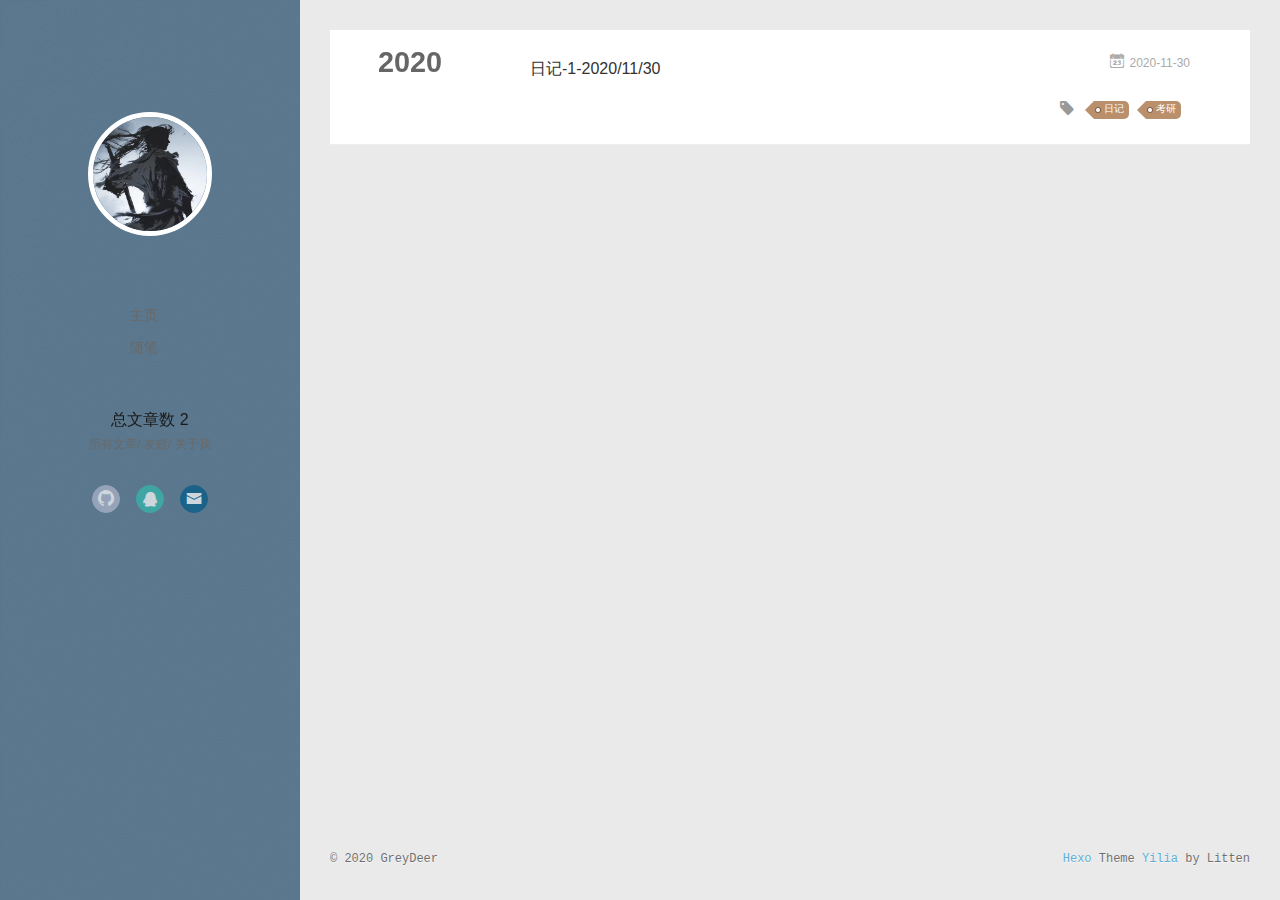
<file: tags/考研/index.html>
<!DOCTYPE html>
<html>
<head>
  <meta charset="utf-8">
  
  <meta name="renderer" content="webkit">
  <meta http-equiv="X-UA-Compatible" content="IE=edge" >
  <link rel="dns-prefetch" href="http://example.com">
  <title>Tag: 考研 | GreyDeer的个人博客</title>
  <meta name="viewport" content="width=device-width, initial-scale=1, maximum-scale=1">
  <meta property="og:type" content="website">
<meta property="og:title" content="GreyDeer的个人博客">
<meta property="og:url" content="http://example.com/tags/%E8%80%83%E7%A0%94/index.html">
<meta property="og:site_name" content="GreyDeer的个人博客">
<meta property="og:locale" content="zh_CN">
<meta property="article:author" content="GreyDeer">
<meta name="twitter:card" content="summary">
  
    <link rel="alternative" href="/atom.xml" title="GreyDeer的个人博客" type="application/atom+xml">
  
  
    <link rel="icon" href="/assets/logo.jpg">
  
  <link rel="stylesheet" type="text/css" href="/./main.0cf68a.css">
  <style type="text/css">
  
    #container.show {
      background: linear-gradient(200deg,#a0cfe4,#e8c37e);
    }
  </style>
  

  

<meta name="generator" content="Hexo 5.2.0"></head>

<body>
  <div id="container" q-class="show:isCtnShow">
    <canvas id="anm-canvas" class="anm-canvas"></canvas>
    <div class="left-col" q-class="show:isShow">
      
<div class="overlay" style="background: #00000"></div>
<div class="intrude-less">
	<header id="header" class="inner">
		
    <div id="ds-reset" class="ds-post-self">
    <div class="ds-avatar" >
    <img src="/assets/head.jpg">
    
		<hgroup>
		  <h1 class="header-author"><a href="/"></a></h1>
		</hgroup>
		

		<nav class="header-menu">
			<ul>
			
				<li><a href="/">主页</a></li>
	        
				<li><a href="/tags/%E9%9A%8F%E7%AC%94/">随笔</a></li>
	        
			</ul>
		</nav>
		<nav>
            总文章数 2
        </nav>
		<nav class="header-smart-menu">
    		
    			
    			<a q-on="click: openSlider(e, 'innerArchive')" href="javascript:void(0)">所有文章</a>
    			
            
    			
    			<a q-on="click: openSlider(e, 'friends')" href="javascript:void(0)">友链</a>
    			
            
    			
    			<a q-on="click: openSlider(e, 'aboutme')" href="javascript:void(0)">关于我</a>
    			
            
		</nav>
		<nav class="header-nav">
			<div class="social">
				
					<a class="github" target="_blank" href="/github.com/GreyDeer" title="github"><i class="icon-github"></i></a>
		        
					<a class="qq" target="_blank" href="tencent://message/?uin=3108607758" title="qq"><i class="icon-qq"></i></a>
		        
					<a class="mail" target="_blank" href="mailto:3108607758@qq.com" title="mail"><i class="icon-mail"></i></a>
		        
			</div>
				
	
		</nav>
	</header>		
</div>

    </div>
    <div class="mid-col" q-class="show:isShow,hide:isShow|isFalse">
      
<nav id="mobile-nav">
  	<div class="overlay js-overlay" style="background: #00000"></div>
	<div class="btnctn js-mobile-btnctn">
  		<div class="slider-trigger list" q-on="click: openSlider(e)"><i class="icon icon-sort"></i></div>
	</div>
	<div class="intrude-less">
		<header id="header" class="inner">
			<div class="profilepic">
				<img src="/assets/head.jpg" class="js-avatar">
			</div>
			<hgroup>
			  <h1 class="header-author js-header-author"></h1>
			</hgroup>
			
			
			
				
			
				
			
			
			
			<nav class="header-nav">
				<div class="social">
					
						<a class="github" target="_blank" href="/github.com/GreyDeer" title="github"><i class="icon-github"></i></a>
			        
						<a class="qq" target="_blank" href="tencent://message/?uin=3108607758" title="qq"><i class="icon-qq"></i></a>
			        
						<a class="mail" target="_blank" href="mailto:3108607758@qq.com" title="mail"><i class="icon-mail"></i></a>
			        
				</div>
			</nav>

			<nav class="header-menu js-header-menu">
				<ul style="width: 50%">
				
				
					<li style="width: 50%"><a href="/">主页</a></li>
		        
					<li style="width: 50%"><a href="/tags/%E9%9A%8F%E7%AC%94/">随笔</a></li>
		        
				</ul>
			</nav>
		</header>				
	</div>
	<div class="mobile-mask" style="display:none" q-show="isShow"></div>
</nav>

      <div id="wrapper" class="body-wrap">
        <div class="menu-l">
          <div class="canvas-wrap">
            <canvas data-colors="#eaeaea" data-sectionHeight="100" data-contentId="js-content" id="myCanvas1" class="anm-canvas"></canvas>
          </div>
          <div id="js-content" class="content-ll">
            
  
  
    
    
      
      
      <section class="archives-wrap">
        <div class="archive-year-wrap">
          <a href="/archives/2020" class="archive-year">2020</a>
        </div>
        <div class="archives">
    
    <article class="archive-article archive-type-post">
  <div class="archive-article-inner">
    <header class="archive-article-header">
      	<div class="article-meta">
	      	<a href="/2020/11/30/%E6%97%A5%E8%AE%B0-1-2020-11-30/" class="archive-article-date">
  	<time datetime="2020-11-30T10:46:35.000Z" itemprop="datePublished"><i class="icon-calendar icon"></i>2020-11-30</time>
</a>
        </div>
    	 
  
    <h1 itemprop="name">
      <a class="archive-article-title" href="/2020/11/30/%E6%97%A5%E8%AE%B0-1-2020-11-30/">日记-1-2020/11/30</a>
    </h1>
  

        <div class="article-info info-on-right">
          
	<div class="article-tag tagcloud">
		<i class="icon-price-tags icon"></i>
		<ul class="article-tag-list">
			 
        		<li class="article-tag-list-item">
        			<a href="javascript:void(0)" class="js-tag article-tag-list-link color3">日记</a>
        		</li>
      		 
        		<li class="article-tag-list-item">
        			<a href="javascript:void(0)" class="js-tag article-tag-list-link color3">考研</a>
        		</li>
      		
		</ul>
	</div>

          

        </div>
        <div class="clearfix"></div>
    </header>
  </div>
</article>
  
  
    </div></section>
  

    


          </div>
        </div>
      </div>
      <footer id="footer">
  <div class="outer">
    <div id="footer-info">
    	<div class="footer-left">
    		&copy; 2020 GreyDeer
    	</div>
      	<div class="footer-right">
      		<a href="http://hexo.io/" target="_blank">Hexo</a>  Theme <a href="https://github.com/litten/hexo-theme-yilia" target="_blank">Yilia</a> by Litten
      	</div>
    </div>
  </div>
</footer>

<!--页面点击小红心-->
<script type="text/javascript" src="/love.js"></script>
    </div>
    <script>
	var yiliaConfig = {
		mathjax: false,
		isHome: false,
		isPost: false,
		isArchive: false,
		isTag: true,
		isCategory: false,
		open_in_new: true,
		toc_hide_index: true,
		root: "/",
		innerArchive: true,
		showTags: false
	}
</script>

<script>!function(t){function n(e){if(r[e])return r[e].exports;var i=r[e]={exports:{},id:e,loaded:!1};return t[e].call(i.exports,i,i.exports,n),i.loaded=!0,i.exports}var r={};n.m=t,n.c=r,n.p="./",n(0)}([function(t,n,r){r(195),t.exports=r(191)},function(t,n,r){var e=r(3),i=r(52),o=r(27),u=r(28),c=r(53),f="prototype",a=function(t,n,r){var s,l,h,v,p=t&a.F,d=t&a.G,y=t&a.S,g=t&a.P,b=t&a.B,m=d?e:y?e[n]||(e[n]={}):(e[n]||{})[f],x=d?i:i[n]||(i[n]={}),w=x[f]||(x[f]={});d&&(r=n);for(s in r)l=!p&&m&&void 0!==m[s],h=(l?m:r)[s],v=b&&l?c(h,e):g&&"function"==typeof h?c(Function.call,h):h,m&&u(m,s,h,t&a.U),x[s]!=h&&o(x,s,v),g&&w[s]!=h&&(w[s]=h)};e.core=i,a.F=1,a.G=2,a.S=4,a.P=8,a.B=16,a.W=32,a.U=64,a.R=128,t.exports=a},function(t,n,r){var e=r(6);t.exports=function(t){if(!e(t))throw TypeError(t+" is not an object!");return t}},function(t,n){var r=t.exports="undefined"!=typeof window&&window.Math==Math?window:"undefined"!=typeof self&&self.Math==Math?self:Function("return this")();"number"==typeof __g&&(__g=r)},function(t,n){t.exports=function(t){try{return!!t()}catch(t){return!0}}},function(t,n){var r=t.exports="undefined"!=typeof window&&window.Math==Math?window:"undefined"!=typeof self&&self.Math==Math?self:Function("return this")();"number"==typeof __g&&(__g=r)},function(t,n){t.exports=function(t){return"object"==typeof t?null!==t:"function"==typeof t}},function(t,n,r){var e=r(126)("wks"),i=r(76),o=r(3).Symbol,u="function"==typeof o;(t.exports=function(t){return e[t]||(e[t]=u&&o[t]||(u?o:i)("Symbol."+t))}).store=e},function(t,n){var r={}.hasOwnProperty;t.exports=function(t,n){return r.call(t,n)}},function(t,n,r){var e=r(94),i=r(33);t.exports=function(t){return e(i(t))}},function(t,n,r){t.exports=!r(4)(function(){return 7!=Object.defineProperty({},"a",{get:function(){return 7}}).a})},function(t,n,r){var e=r(2),i=r(167),o=r(50),u=Object.defineProperty;n.f=r(10)?Object.defineProperty:function(t,n,r){if(e(t),n=o(n,!0),e(r),i)try{return u(t,n,r)}catch(t){}if("get"in r||"set"in r)throw TypeError("Accessors not supported!");return"value"in r&&(t[n]=r.value),t}},function(t,n,r){t.exports=!r(18)(function(){return 7!=Object.defineProperty({},"a",{get:function(){return 7}}).a})},function(t,n,r){var e=r(14),i=r(22);t.exports=r(12)?function(t,n,r){return e.f(t,n,i(1,r))}:function(t,n,r){return t[n]=r,t}},function(t,n,r){var e=r(20),i=r(58),o=r(42),u=Object.defineProperty;n.f=r(12)?Object.defineProperty:function(t,n,r){if(e(t),n=o(n,!0),e(r),i)try{return u(t,n,r)}catch(t){}if("get"in r||"set"in r)throw TypeError("Accessors not supported!");return"value"in r&&(t[n]=r.value),t}},function(t,n,r){var e=r(40)("wks"),i=r(23),o=r(5).Symbol,u="function"==typeof o;(t.exports=function(t){return e[t]||(e[t]=u&&o[t]||(u?o:i)("Symbol."+t))}).store=e},function(t,n,r){var e=r(67),i=Math.min;t.exports=function(t){return t>0?i(e(t),9007199254740991):0}},function(t,n,r){var e=r(46);t.exports=function(t){return Object(e(t))}},function(t,n){t.exports=function(t){try{return!!t()}catch(t){return!0}}},function(t,n,r){var e=r(63),i=r(34);t.exports=Object.keys||function(t){return e(t,i)}},function(t,n,r){var e=r(21);t.exports=function(t){if(!e(t))throw TypeError(t+" is not an object!");return t}},function(t,n){t.exports=function(t){return"object"==typeof t?null!==t:"function"==typeof t}},function(t,n){t.exports=function(t,n){return{enumerable:!(1&t),configurable:!(2&t),writable:!(4&t),value:n}}},function(t,n){var r=0,e=Math.random();t.exports=function(t){return"Symbol(".concat(void 0===t?"":t,")_",(++r+e).toString(36))}},function(t,n){var r={}.hasOwnProperty;t.exports=function(t,n){return r.call(t,n)}},function(t,n){var r=t.exports={version:"2.4.0"};"number"==typeof __e&&(__e=r)},function(t,n){t.exports=function(t){if("function"!=typeof t)throw TypeError(t+" is not a function!");return t}},function(t,n,r){var e=r(11),i=r(66);t.exports=r(10)?function(t,n,r){return e.f(t,n,i(1,r))}:function(t,n,r){return t[n]=r,t}},function(t,n,r){var e=r(3),i=r(27),o=r(24),u=r(76)("src"),c="toString",f=Function[c],a=(""+f).split(c);r(52).inspectSource=function(t){return f.call(t)},(t.exports=function(t,n,r,c){var f="function"==typeof r;f&&(o(r,"name")||i(r,"name",n)),t[n]!==r&&(f&&(o(r,u)||i(r,u,t[n]?""+t[n]:a.join(String(n)))),t===e?t[n]=r:c?t[n]?t[n]=r:i(t,n,r):(delete t[n],i(t,n,r)))})(Function.prototype,c,function(){return"function"==typeof this&&this[u]||f.call(this)})},function(t,n,r){var e=r(1),i=r(4),o=r(46),u=function(t,n,r,e){var i=String(o(t)),u="<"+n;return""!==r&&(u+=" "+r+'="'+String(e).replace(/"/g,"&quot;")+'"'),u+">"+i+"</"+n+">"};t.exports=function(t,n){var r={};r[t]=n(u),e(e.P+e.F*i(function(){var n=""[t]('"');return n!==n.toLowerCase()||n.split('"').length>3}),"String",r)}},function(t,n,r){var e=r(115),i=r(46);t.exports=function(t){return e(i(t))}},function(t,n,r){var e=r(116),i=r(66),o=r(30),u=r(50),c=r(24),f=r(167),a=Object.getOwnPropertyDescriptor;n.f=r(10)?a:function(t,n){if(t=o(t),n=u(n,!0),f)try{return a(t,n)}catch(t){}if(c(t,n))return i(!e.f.call(t,n),t[n])}},function(t,n,r){var e=r(24),i=r(17),o=r(145)("IE_PROTO"),u=Object.prototype;t.exports=Object.getPrototypeOf||function(t){return t=i(t),e(t,o)?t[o]:"function"==typeof t.constructor&&t instanceof t.constructor?t.constructor.prototype:t instanceof Object?u:null}},function(t,n){t.exports=function(t){if(void 0==t)throw TypeError("Can't call method on  "+t);return t}},function(t,n){t.exports="constructor,hasOwnProperty,isPrototypeOf,propertyIsEnumerable,toLocaleString,toString,valueOf".split(",")},function(t,n){t.exports={}},function(t,n){t.exports=!0},function(t,n){n.f={}.propertyIsEnumerable},function(t,n,r){var e=r(14).f,i=r(8),o=r(15)("toStringTag");t.exports=function(t,n,r){t&&!i(t=r?t:t.prototype,o)&&e(t,o,{configurable:!0,value:n})}},function(t,n,r){var e=r(40)("keys"),i=r(23);t.exports=function(t){return e[t]||(e[t]=i(t))}},function(t,n,r){var e=r(5),i="__core-js_shared__",o=e[i]||(e[i]={});t.exports=function(t){return o[t]||(o[t]={})}},function(t,n){var r=Math.ceil,e=Math.floor;t.exports=function(t){return isNaN(t=+t)?0:(t>0?e:r)(t)}},function(t,n,r){var e=r(21);t.exports=function(t,n){if(!e(t))return t;var r,i;if(n&&"function"==typeof(r=t.toString)&&!e(i=r.call(t)))return i;if("function"==typeof(r=t.valueOf)&&!e(i=r.call(t)))return i;if(!n&&"function"==typeof(r=t.toString)&&!e(i=r.call(t)))return i;throw TypeError("Can't convert object to primitive value")}},function(t,n,r){var e=r(5),i=r(25),o=r(36),u=r(44),c=r(14).f;t.exports=function(t){var n=i.Symbol||(i.Symbol=o?{}:e.Symbol||{});"_"==t.charAt(0)||t in n||c(n,t,{value:u.f(t)})}},function(t,n,r){n.f=r(15)},function(t,n){var r={}.toString;t.exports=function(t){return r.call(t).slice(8,-1)}},function(t,n){t.exports=function(t){if(void 0==t)throw TypeError("Can't call method on  "+t);return t}},function(t,n,r){var e=r(4);t.exports=function(t,n){return!!t&&e(function(){n?t.call(null,function(){},1):t.call(null)})}},function(t,n,r){var e=r(53),i=r(115),o=r(17),u=r(16),c=r(203);t.exports=function(t,n){var r=1==t,f=2==t,a=3==t,s=4==t,l=6==t,h=5==t||l,v=n||c;return function(n,c,p){for(var d,y,g=o(n),b=i(g),m=e(c,p,3),x=u(b.length),w=0,S=r?v(n,x):f?v(n,0):void 0;x>w;w++)if((h||w in b)&&(d=b[w],y=m(d,w,g),t))if(r)S[w]=y;else if(y)switch(t){case 3:return!0;case 5:return d;case 6:return w;case 2:S.push(d)}else if(s)return!1;return l?-1:a||s?s:S}}},function(t,n,r){var e=r(1),i=r(52),o=r(4);t.exports=function(t,n){var r=(i.Object||{})[t]||Object[t],u={};u[t]=n(r),e(e.S+e.F*o(function(){r(1)}),"Object",u)}},function(t,n,r){var e=r(6);t.exports=function(t,n){if(!e(t))return t;var r,i;if(n&&"function"==typeof(r=t.toString)&&!e(i=r.call(t)))return i;if("function"==typeof(r=t.valueOf)&&!e(i=r.call(t)))return i;if(!n&&"function"==typeof(r=t.toString)&&!e(i=r.call(t)))return i;throw TypeError("Can't convert object to primitive value")}},function(t,n,r){var e=r(5),i=r(25),o=r(91),u=r(13),c="prototype",f=function(t,n,r){var a,s,l,h=t&f.F,v=t&f.G,p=t&f.S,d=t&f.P,y=t&f.B,g=t&f.W,b=v?i:i[n]||(i[n]={}),m=b[c],x=v?e:p?e[n]:(e[n]||{})[c];v&&(r=n);for(a in r)(s=!h&&x&&void 0!==x[a])&&a in b||(l=s?x[a]:r[a],b[a]=v&&"function"!=typeof x[a]?r[a]:y&&s?o(l,e):g&&x[a]==l?function(t){var n=function(n,r,e){if(this instanceof t){switch(arguments.length){case 0:return new t;case 1:return new t(n);case 2:return new t(n,r)}return new t(n,r,e)}return t.apply(this,arguments)};return n[c]=t[c],n}(l):d&&"function"==typeof l?o(Function.call,l):l,d&&((b.virtual||(b.virtual={}))[a]=l,t&f.R&&m&&!m[a]&&u(m,a,l)))};f.F=1,f.G=2,f.S=4,f.P=8,f.B=16,f.W=32,f.U=64,f.R=128,t.exports=f},function(t,n){var r=t.exports={version:"2.4.0"};"number"==typeof __e&&(__e=r)},function(t,n,r){var e=r(26);t.exports=function(t,n,r){if(e(t),void 0===n)return t;switch(r){case 1:return function(r){return t.call(n,r)};case 2:return function(r,e){return t.call(n,r,e)};case 3:return function(r,e,i){return t.call(n,r,e,i)}}return function(){return t.apply(n,arguments)}}},function(t,n,r){var e=r(183),i=r(1),o=r(126)("metadata"),u=o.store||(o.store=new(r(186))),c=function(t,n,r){var i=u.get(t);if(!i){if(!r)return;u.set(t,i=new e)}var o=i.get(n);if(!o){if(!r)return;i.set(n,o=new e)}return o},f=function(t,n,r){var e=c(n,r,!1);return void 0!==e&&e.has(t)},a=function(t,n,r){var e=c(n,r,!1);return void 0===e?void 0:e.get(t)},s=function(t,n,r,e){c(r,e,!0).set(t,n)},l=function(t,n){var r=c(t,n,!1),e=[];return r&&r.forEach(function(t,n){e.push(n)}),e},h=function(t){return void 0===t||"symbol"==typeof t?t:String(t)},v=function(t){i(i.S,"Reflect",t)};t.exports={store:u,map:c,has:f,get:a,set:s,keys:l,key:h,exp:v}},function(t,n,r){"use strict";if(r(10)){var e=r(69),i=r(3),o=r(4),u=r(1),c=r(127),f=r(152),a=r(53),s=r(68),l=r(66),h=r(27),v=r(73),p=r(67),d=r(16),y=r(75),g=r(50),b=r(24),m=r(180),x=r(114),w=r(6),S=r(17),_=r(137),O=r(70),E=r(32),P=r(71).f,j=r(154),F=r(76),M=r(7),A=r(48),N=r(117),T=r(146),I=r(155),k=r(80),L=r(123),R=r(74),C=r(130),D=r(160),U=r(11),W=r(31),G=U.f,B=W.f,V=i.RangeError,z=i.TypeError,q=i.Uint8Array,K="ArrayBuffer",J="Shared"+K,Y="BYTES_PER_ELEMENT",H="prototype",$=Array[H],X=f.ArrayBuffer,Q=f.DataView,Z=A(0),tt=A(2),nt=A(3),rt=A(4),et=A(5),it=A(6),ot=N(!0),ut=N(!1),ct=I.values,ft=I.keys,at=I.entries,st=$.lastIndexOf,lt=$.reduce,ht=$.reduceRight,vt=$.join,pt=$.sort,dt=$.slice,yt=$.toString,gt=$.toLocaleString,bt=M("iterator"),mt=M("toStringTag"),xt=F("typed_constructor"),wt=F("def_constructor"),St=c.CONSTR,_t=c.TYPED,Ot=c.VIEW,Et="Wrong length!",Pt=A(1,function(t,n){return Tt(T(t,t[wt]),n)}),jt=o(function(){return 1===new q(new Uint16Array([1]).buffer)[0]}),Ft=!!q&&!!q[H].set&&o(function(){new q(1).set({})}),Mt=function(t,n){if(void 0===t)throw z(Et);var r=+t,e=d(t);if(n&&!m(r,e))throw V(Et);return e},At=function(t,n){var r=p(t);if(r<0||r%n)throw V("Wrong offset!");return r},Nt=function(t){if(w(t)&&_t in t)return t;throw z(t+" is not a typed array!")},Tt=function(t,n){if(!(w(t)&&xt in t))throw z("It is not a typed array constructor!");return new t(n)},It=function(t,n){return kt(T(t,t[wt]),n)},kt=function(t,n){for(var r=0,e=n.length,i=Tt(t,e);e>r;)i[r]=n[r++];return i},Lt=function(t,n,r){G(t,n,{get:function(){return this._d[r]}})},Rt=function(t){var n,r,e,i,o,u,c=S(t),f=arguments.length,s=f>1?arguments[1]:void 0,l=void 0!==s,h=j(c);if(void 0!=h&&!_(h)){for(u=h.call(c),e=[],n=0;!(o=u.next()).done;n++)e.push(o.value);c=e}for(l&&f>2&&(s=a(s,arguments[2],2)),n=0,r=d(c.length),i=Tt(this,r);r>n;n++)i[n]=l?s(c[n],n):c[n];return i},Ct=function(){for(var t=0,n=arguments.length,r=Tt(this,n);n>t;)r[t]=arguments[t++];return r},Dt=!!q&&o(function(){gt.call(new q(1))}),Ut=function(){return gt.apply(Dt?dt.call(Nt(this)):Nt(this),arguments)},Wt={copyWithin:function(t,n){return D.call(Nt(this),t,n,arguments.length>2?arguments[2]:void 0)},every:function(t){return rt(Nt(this),t,arguments.length>1?arguments[1]:void 0)},fill:function(t){return C.apply(Nt(this),arguments)},filter:function(t){return It(this,tt(Nt(this),t,arguments.length>1?arguments[1]:void 0))},find:function(t){return et(Nt(this),t,arguments.length>1?arguments[1]:void 0)},findIndex:function(t){return it(Nt(this),t,arguments.length>1?arguments[1]:void 0)},forEach:function(t){Z(Nt(this),t,arguments.length>1?arguments[1]:void 0)},indexOf:function(t){return ut(Nt(this),t,arguments.length>1?arguments[1]:void 0)},includes:function(t){return ot(Nt(this),t,arguments.length>1?arguments[1]:void 0)},join:function(t){return vt.apply(Nt(this),arguments)},lastIndexOf:function(t){return st.apply(Nt(this),arguments)},map:function(t){return Pt(Nt(this),t,arguments.length>1?arguments[1]:void 0)},reduce:function(t){return lt.apply(Nt(this),arguments)},reduceRight:function(t){return ht.apply(Nt(this),arguments)},reverse:function(){for(var t,n=this,r=Nt(n).length,e=Math.floor(r/2),i=0;i<e;)t=n[i],n[i++]=n[--r],n[r]=t;return n},some:function(t){return nt(Nt(this),t,arguments.length>1?arguments[1]:void 0)},sort:function(t){return pt.call(Nt(this),t)},subarray:function(t,n){var r=Nt(this),e=r.length,i=y(t,e);return new(T(r,r[wt]))(r.buffer,r.byteOffset+i*r.BYTES_PER_ELEMENT,d((void 0===n?e:y(n,e))-i))}},Gt=function(t,n){return It(this,dt.call(Nt(this),t,n))},Bt=function(t){Nt(this);var n=At(arguments[1],1),r=this.length,e=S(t),i=d(e.length),o=0;if(i+n>r)throw V(Et);for(;o<i;)this[n+o]=e[o++]},Vt={entries:function(){return at.call(Nt(this))},keys:function(){return ft.call(Nt(this))},values:function(){return ct.call(Nt(this))}},zt=function(t,n){return w(t)&&t[_t]&&"symbol"!=typeof n&&n in t&&String(+n)==String(n)},qt=function(t,n){return zt(t,n=g(n,!0))?l(2,t[n]):B(t,n)},Kt=function(t,n,r){return!(zt(t,n=g(n,!0))&&w(r)&&b(r,"value"))||b(r,"get")||b(r,"set")||r.configurable||b(r,"writable")&&!r.writable||b(r,"enumerable")&&!r.enumerable?G(t,n,r):(t[n]=r.value,t)};St||(W.f=qt,U.f=Kt),u(u.S+u.F*!St,"Object",{getOwnPropertyDescriptor:qt,defineProperty:Kt}),o(function(){yt.call({})})&&(yt=gt=function(){return vt.call(this)});var Jt=v({},Wt);v(Jt,Vt),h(Jt,bt,Vt.values),v(Jt,{slice:Gt,set:Bt,constructor:function(){},toString:yt,toLocaleString:Ut}),Lt(Jt,"buffer","b"),Lt(Jt,"byteOffset","o"),Lt(Jt,"byteLength","l"),Lt(Jt,"length","e"),G(Jt,mt,{get:function(){return this[_t]}}),t.exports=function(t,n,r,f){f=!!f;var a=t+(f?"Clamped":"")+"Array",l="Uint8Array"!=a,v="get"+t,p="set"+t,y=i[a],g=y||{},b=y&&E(y),m=!y||!c.ABV,S={},_=y&&y[H],j=function(t,r){var e=t._d;return e.v[v](r*n+e.o,jt)},F=function(t,r,e){var i=t._d;f&&(e=(e=Math.round(e))<0?0:e>255?255:255&e),i.v[p](r*n+i.o,e,jt)},M=function(t,n){G(t,n,{get:function(){return j(this,n)},set:function(t){return F(this,n,t)},enumerable:!0})};m?(y=r(function(t,r,e,i){s(t,y,a,"_d");var o,u,c,f,l=0,v=0;if(w(r)){if(!(r instanceof X||(f=x(r))==K||f==J))return _t in r?kt(y,r):Rt.call(y,r);o=r,v=At(e,n);var p=r.byteLength;if(void 0===i){if(p%n)throw V(Et);if((u=p-v)<0)throw V(Et)}else if((u=d(i)*n)+v>p)throw V(Et);c=u/n}else c=Mt(r,!0),u=c*n,o=new X(u);for(h(t,"_d",{b:o,o:v,l:u,e:c,v:new Q(o)});l<c;)M(t,l++)}),_=y[H]=O(Jt),h(_,"constructor",y)):L(function(t){new y(null),new y(t)},!0)||(y=r(function(t,r,e,i){s(t,y,a);var o;return w(r)?r instanceof X||(o=x(r))==K||o==J?void 0!==i?new g(r,At(e,n),i):void 0!==e?new g(r,At(e,n)):new g(r):_t in r?kt(y,r):Rt.call(y,r):new g(Mt(r,l))}),Z(b!==Function.prototype?P(g).concat(P(b)):P(g),function(t){t in y||h(y,t,g[t])}),y[H]=_,e||(_.constructor=y));var A=_[bt],N=!!A&&("values"==A.name||void 0==A.name),T=Vt.values;h(y,xt,!0),h(_,_t,a),h(_,Ot,!0),h(_,wt,y),(f?new y(1)[mt]==a:mt in _)||G(_,mt,{get:function(){return a}}),S[a]=y,u(u.G+u.W+u.F*(y!=g),S),u(u.S,a,{BYTES_PER_ELEMENT:n,from:Rt,of:Ct}),Y in _||h(_,Y,n),u(u.P,a,Wt),R(a),u(u.P+u.F*Ft,a,{set:Bt}),u(u.P+u.F*!N,a,Vt),u(u.P+u.F*(_.toString!=yt),a,{toString:yt}),u(u.P+u.F*o(function(){new y(1).slice()}),a,{slice:Gt}),u(u.P+u.F*(o(function(){return[1,2].toLocaleString()!=new y([1,2]).toLocaleString()})||!o(function(){_.toLocaleString.call([1,2])})),a,{toLocaleString:Ut}),k[a]=N?A:T,e||N||h(_,bt,T)}}else t.exports=function(){}},function(t,n){var r={}.toString;t.exports=function(t){return r.call(t).slice(8,-1)}},function(t,n,r){var e=r(21),i=r(5).document,o=e(i)&&e(i.createElement);t.exports=function(t){return o?i.createElement(t):{}}},function(t,n,r){t.exports=!r(12)&&!r(18)(function(){return 7!=Object.defineProperty(r(57)("div"),"a",{get:function(){return 7}}).a})},function(t,n,r){"use strict";var e=r(36),i=r(51),o=r(64),u=r(13),c=r(8),f=r(35),a=r(96),s=r(38),l=r(103),h=r(15)("iterator"),v=!([].keys&&"next"in[].keys()),p="keys",d="values",y=function(){return this};t.exports=function(t,n,r,g,b,m,x){a(r,n,g);var w,S,_,O=function(t){if(!v&&t in F)return F[t];switch(t){case p:case d:return function(){return new r(this,t)}}return function(){return new r(this,t)}},E=n+" Iterator",P=b==d,j=!1,F=t.prototype,M=F[h]||F["@@iterator"]||b&&F[b],A=M||O(b),N=b?P?O("entries"):A:void 0,T="Array"==n?F.entries||M:M;if(T&&(_=l(T.call(new t)))!==Object.prototype&&(s(_,E,!0),e||c(_,h)||u(_,h,y)),P&&M&&M.name!==d&&(j=!0,A=function(){return M.call(this)}),e&&!x||!v&&!j&&F[h]||u(F,h,A),f[n]=A,f[E]=y,b)if(w={values:P?A:O(d),keys:m?A:O(p),entries:N},x)for(S in w)S in F||o(F,S,w[S]);else i(i.P+i.F*(v||j),n,w);return w}},function(t,n,r){var e=r(20),i=r(100),o=r(34),u=r(39)("IE_PROTO"),c=function(){},f="prototype",a=function(){var t,n=r(57)("iframe"),e=o.length;for(n.style.display="none",r(93).appendChild(n),n.src="javascript:",t=n.contentWindow.document,t.open(),t.write("<script>document.F=Object<\/script>"),t.close(),a=t.F;e--;)delete a[f][o[e]];return a()};t.exports=Object.create||function(t,n){var r;return null!==t?(c[f]=e(t),r=new c,c[f]=null,r[u]=t):r=a(),void 0===n?r:i(r,n)}},function(t,n,r){var e=r(63),i=r(34).concat("length","prototype");n.f=Object.getOwnPropertyNames||function(t){return e(t,i)}},function(t,n){n.f=Object.getOwnPropertySymbols},function(t,n,r){var e=r(8),i=r(9),o=r(90)(!1),u=r(39)("IE_PROTO");t.exports=function(t,n){var r,c=i(t),f=0,a=[];for(r in c)r!=u&&e(c,r)&&a.push(r);for(;n.length>f;)e(c,r=n[f++])&&(~o(a,r)||a.push(r));return a}},function(t,n,r){t.exports=r(13)},function(t,n,r){var e=r(76)("meta"),i=r(6),o=r(24),u=r(11).f,c=0,f=Object.isExtensible||function(){return!0},a=!r(4)(function(){return f(Object.preventExtensions({}))}),s=function(t){u(t,e,{value:{i:"O"+ ++c,w:{}}})},l=function(t,n){if(!i(t))return"symbol"==typeof t?t:("string"==typeof t?"S":"P")+t;if(!o(t,e)){if(!f(t))return"F";if(!n)return"E";s(t)}return t[e].i},h=function(t,n){if(!o(t,e)){if(!f(t))return!0;if(!n)return!1;s(t)}return t[e].w},v=function(t){return a&&p.NEED&&f(t)&&!o(t,e)&&s(t),t},p=t.exports={KEY:e,NEED:!1,fastKey:l,getWeak:h,onFreeze:v}},function(t,n){t.exports=function(t,n){return{enumerable:!(1&t),configurable:!(2&t),writable:!(4&t),value:n}}},function(t,n){var r=Math.ceil,e=Math.floor;t.exports=function(t){return isNaN(t=+t)?0:(t>0?e:r)(t)}},function(t,n){t.exports=function(t,n,r,e){if(!(t instanceof n)||void 0!==e&&e in t)throw TypeError(r+": incorrect invocation!");return t}},function(t,n){t.exports=!1},function(t,n,r){var e=r(2),i=r(173),o=r(133),u=r(145)("IE_PROTO"),c=function(){},f="prototype",a=function(){var t,n=r(132)("iframe"),e=o.length;for(n.style.display="none",r(135).appendChild(n),n.src="javascript:",t=n.contentWindow.document,t.open(),t.write("<script>document.F=Object<\/script>"),t.close(),a=t.F;e--;)delete a[f][o[e]];return a()};t.exports=Object.create||function(t,n){var r;return null!==t?(c[f]=e(t),r=new c,c[f]=null,r[u]=t):r=a(),void 0===n?r:i(r,n)}},function(t,n,r){var e=r(175),i=r(133).concat("length","prototype");n.f=Object.getOwnPropertyNames||function(t){return e(t,i)}},function(t,n,r){var e=r(175),i=r(133);t.exports=Object.keys||function(t){return e(t,i)}},function(t,n,r){var e=r(28);t.exports=function(t,n,r){for(var i in n)e(t,i,n[i],r);return t}},function(t,n,r){"use strict";var e=r(3),i=r(11),o=r(10),u=r(7)("species");t.exports=function(t){var n=e[t];o&&n&&!n[u]&&i.f(n,u,{configurable:!0,get:function(){return this}})}},function(t,n,r){var e=r(67),i=Math.max,o=Math.min;t.exports=function(t,n){return t=e(t),t<0?i(t+n,0):o(t,n)}},function(t,n){var r=0,e=Math.random();t.exports=function(t){return"Symbol(".concat(void 0===t?"":t,")_",(++r+e).toString(36))}},function(t,n,r){var e=r(33);t.exports=function(t){return Object(e(t))}},function(t,n,r){var e=r(7)("unscopables"),i=Array.prototype;void 0==i[e]&&r(27)(i,e,{}),t.exports=function(t){i[e][t]=!0}},function(t,n,r){var e=r(53),i=r(169),o=r(137),u=r(2),c=r(16),f=r(154),a={},s={},n=t.exports=function(t,n,r,l,h){var v,p,d,y,g=h?function(){return t}:f(t),b=e(r,l,n?2:1),m=0;if("function"!=typeof g)throw TypeError(t+" is not iterable!");if(o(g)){for(v=c(t.length);v>m;m++)if((y=n?b(u(p=t[m])[0],p[1]):b(t[m]))===a||y===s)return y}else for(d=g.call(t);!(p=d.next()).done;)if((y=i(d,b,p.value,n))===a||y===s)return y};n.BREAK=a,n.RETURN=s},function(t,n){t.exports={}},function(t,n,r){var e=r(11).f,i=r(24),o=r(7)("toStringTag");t.exports=function(t,n,r){t&&!i(t=r?t:t.prototype,o)&&e(t,o,{configurable:!0,value:n})}},function(t,n,r){var e=r(1),i=r(46),o=r(4),u=r(150),c="["+u+"]",f="​",a=RegExp("^"+c+c+"*"),s=RegExp(c+c+"*$"),l=function(t,n,r){var i={},c=o(function(){return!!u[t]()||f[t]()!=f}),a=i[t]=c?n(h):u[t];r&&(i[r]=a),e(e.P+e.F*c,"String",i)},h=l.trim=function(t,n){return t=String(i(t)),1&n&&(t=t.replace(a,"")),2&n&&(t=t.replace(s,"")),t};t.exports=l},function(t,n,r){t.exports={default:r(86),__esModule:!0}},function(t,n,r){t.exports={default:r(87),__esModule:!0}},function(t,n,r){"use strict";function e(t){return t&&t.__esModule?t:{default:t}}n.__esModule=!0;var i=r(84),o=e(i),u=r(83),c=e(u),f="function"==typeof c.default&&"symbol"==typeof o.default?function(t){return typeof t}:function(t){return t&&"function"==typeof c.default&&t.constructor===c.default&&t!==c.default.prototype?"symbol":typeof t};n.default="function"==typeof c.default&&"symbol"===f(o.default)?function(t){return void 0===t?"undefined":f(t)}:function(t){return t&&"function"==typeof c.default&&t.constructor===c.default&&t!==c.default.prototype?"symbol":void 0===t?"undefined":f(t)}},function(t,n,r){r(110),r(108),r(111),r(112),t.exports=r(25).Symbol},function(t,n,r){r(109),r(113),t.exports=r(44).f("iterator")},function(t,n){t.exports=function(t){if("function"!=typeof t)throw TypeError(t+" is not a function!");return t}},function(t,n){t.exports=function(){}},function(t,n,r){var e=r(9),i=r(106),o=r(105);t.exports=function(t){return function(n,r,u){var c,f=e(n),a=i(f.length),s=o(u,a);if(t&&r!=r){for(;a>s;)if((c=f[s++])!=c)return!0}else for(;a>s;s++)if((t||s in f)&&f[s]===r)return t||s||0;return!t&&-1}}},function(t,n,r){var e=r(88);t.exports=function(t,n,r){if(e(t),void 0===n)return t;switch(r){case 1:return function(r){return t.call(n,r)};case 2:return function(r,e){return t.call(n,r,e)};case 3:return function(r,e,i){return t.call(n,r,e,i)}}return function(){return t.apply(n,arguments)}}},function(t,n,r){var e=r(19),i=r(62),o=r(37);t.exports=function(t){var n=e(t),r=i.f;if(r)for(var u,c=r(t),f=o.f,a=0;c.length>a;)f.call(t,u=c[a++])&&n.push(u);return n}},function(t,n,r){t.exports=r(5).document&&document.documentElement},function(t,n,r){var e=r(56);t.exports=Object("z").propertyIsEnumerable(0)?Object:function(t){return"String"==e(t)?t.split(""):Object(t)}},function(t,n,r){var e=r(56);t.exports=Array.isArray||function(t){return"Array"==e(t)}},function(t,n,r){"use strict";var e=r(60),i=r(22),o=r(38),u={};r(13)(u,r(15)("iterator"),function(){return this}),t.exports=function(t,n,r){t.prototype=e(u,{next:i(1,r)}),o(t,n+" Iterator")}},function(t,n){t.exports=function(t,n){return{value:n,done:!!t}}},function(t,n,r){var e=r(19),i=r(9);t.exports=function(t,n){for(var r,o=i(t),u=e(o),c=u.length,f=0;c>f;)if(o[r=u[f++]]===n)return r}},function(t,n,r){var e=r(23)("meta"),i=r(21),o=r(8),u=r(14).f,c=0,f=Object.isExtensible||function(){return!0},a=!r(18)(function(){return f(Object.preventExtensions({}))}),s=function(t){u(t,e,{value:{i:"O"+ ++c,w:{}}})},l=function(t,n){if(!i(t))return"symbol"==typeof t?t:("string"==typeof t?"S":"P")+t;if(!o(t,e)){if(!f(t))return"F";if(!n)return"E";s(t)}return t[e].i},h=function(t,n){if(!o(t,e)){if(!f(t))return!0;if(!n)return!1;s(t)}return t[e].w},v=function(t){return a&&p.NEED&&f(t)&&!o(t,e)&&s(t),t},p=t.exports={KEY:e,NEED:!1,fastKey:l,getWeak:h,onFreeze:v}},function(t,n,r){var e=r(14),i=r(20),o=r(19);t.exports=r(12)?Object.defineProperties:function(t,n){i(t);for(var r,u=o(n),c=u.length,f=0;c>f;)e.f(t,r=u[f++],n[r]);return t}},function(t,n,r){var e=r(37),i=r(22),o=r(9),u=r(42),c=r(8),f=r(58),a=Object.getOwnPropertyDescriptor;n.f=r(12)?a:function(t,n){if(t=o(t),n=u(n,!0),f)try{return a(t,n)}catch(t){}if(c(t,n))return i(!e.f.call(t,n),t[n])}},function(t,n,r){var e=r(9),i=r(61).f,o={}.toString,u="object"==typeof window&&window&&Object.getOwnPropertyNames?Object.getOwnPropertyNames(window):[],c=function(t){try{return i(t)}catch(t){return u.slice()}};t.exports.f=function(t){return u&&"[object Window]"==o.call(t)?c(t):i(e(t))}},function(t,n,r){var e=r(8),i=r(77),o=r(39)("IE_PROTO"),u=Object.prototype;t.exports=Object.getPrototypeOf||function(t){return t=i(t),e(t,o)?t[o]:"function"==typeof t.constructor&&t instanceof t.constructor?t.constructor.prototype:t instanceof Object?u:null}},function(t,n,r){var e=r(41),i=r(33);t.exports=function(t){return function(n,r){var o,u,c=String(i(n)),f=e(r),a=c.length;return f<0||f>=a?t?"":void 0:(o=c.charCodeAt(f),o<55296||o>56319||f+1===a||(u=c.charCodeAt(f+1))<56320||u>57343?t?c.charAt(f):o:t?c.slice(f,f+2):u-56320+(o-55296<<10)+65536)}}},function(t,n,r){var e=r(41),i=Math.max,o=Math.min;t.exports=function(t,n){return t=e(t),t<0?i(t+n,0):o(t,n)}},function(t,n,r){var e=r(41),i=Math.min;t.exports=function(t){return t>0?i(e(t),9007199254740991):0}},function(t,n,r){"use strict";var e=r(89),i=r(97),o=r(35),u=r(9);t.exports=r(59)(Array,"Array",function(t,n){this._t=u(t),this._i=0,this._k=n},function(){var t=this._t,n=this._k,r=this._i++;return!t||r>=t.length?(this._t=void 0,i(1)):"keys"==n?i(0,r):"values"==n?i(0,t[r]):i(0,[r,t[r]])},"values"),o.Arguments=o.Array,e("keys"),e("values"),e("entries")},function(t,n){},function(t,n,r){"use strict";var e=r(104)(!0);r(59)(String,"String",function(t){this._t=String(t),this._i=0},function(){var t,n=this._t,r=this._i;return r>=n.length?{value:void 0,done:!0}:(t=e(n,r),this._i+=t.length,{value:t,done:!1})})},function(t,n,r){"use strict";var e=r(5),i=r(8),o=r(12),u=r(51),c=r(64),f=r(99).KEY,a=r(18),s=r(40),l=r(38),h=r(23),v=r(15),p=r(44),d=r(43),y=r(98),g=r(92),b=r(95),m=r(20),x=r(9),w=r(42),S=r(22),_=r(60),O=r(102),E=r(101),P=r(14),j=r(19),F=E.f,M=P.f,A=O.f,N=e.Symbol,T=e.JSON,I=T&&T.stringify,k="prototype",L=v("_hidden"),R=v("toPrimitive"),C={}.propertyIsEnumerable,D=s("symbol-registry"),U=s("symbols"),W=s("op-symbols"),G=Object[k],B="function"==typeof N,V=e.QObject,z=!V||!V[k]||!V[k].findChild,q=o&&a(function(){return 7!=_(M({},"a",{get:function(){return M(this,"a",{value:7}).a}})).a})?function(t,n,r){var e=F(G,n);e&&delete G[n],M(t,n,r),e&&t!==G&&M(G,n,e)}:M,K=function(t){var n=U[t]=_(N[k]);return n._k=t,n},J=B&&"symbol"==typeof N.iterator?function(t){return"symbol"==typeof t}:function(t){return t instanceof N},Y=function(t,n,r){return t===G&&Y(W,n,r),m(t),n=w(n,!0),m(r),i(U,n)?(r.enumerable?(i(t,L)&&t[L][n]&&(t[L][n]=!1),r=_(r,{enumerable:S(0,!1)})):(i(t,L)||M(t,L,S(1,{})),t[L][n]=!0),q(t,n,r)):M(t,n,r)},H=function(t,n){m(t);for(var r,e=g(n=x(n)),i=0,o=e.length;o>i;)Y(t,r=e[i++],n[r]);return t},$=function(t,n){return void 0===n?_(t):H(_(t),n)},X=function(t){var n=C.call(this,t=w(t,!0));return!(this===G&&i(U,t)&&!i(W,t))&&(!(n||!i(this,t)||!i(U,t)||i(this,L)&&this[L][t])||n)},Q=function(t,n){if(t=x(t),n=w(n,!0),t!==G||!i(U,n)||i(W,n)){var r=F(t,n);return!r||!i(U,n)||i(t,L)&&t[L][n]||(r.enumerable=!0),r}},Z=function(t){for(var n,r=A(x(t)),e=[],o=0;r.length>o;)i(U,n=r[o++])||n==L||n==f||e.push(n);return e},tt=function(t){for(var n,r=t===G,e=A(r?W:x(t)),o=[],u=0;e.length>u;)!i(U,n=e[u++])||r&&!i(G,n)||o.push(U[n]);return o};B||(N=function(){if(this instanceof N)throw TypeError("Symbol is not a constructor!");var t=h(arguments.length>0?arguments[0]:void 0),n=function(r){this===G&&n.call(W,r),i(this,L)&&i(this[L],t)&&(this[L][t]=!1),q(this,t,S(1,r))};return o&&z&&q(G,t,{configurable:!0,set:n}),K(t)},c(N[k],"toString",function(){return this._k}),E.f=Q,P.f=Y,r(61).f=O.f=Z,r(37).f=X,r(62).f=tt,o&&!r(36)&&c(G,"propertyIsEnumerable",X,!0),p.f=function(t){return K(v(t))}),u(u.G+u.W+u.F*!B,{Symbol:N});for(var nt="hasInstance,isConcatSpreadable,iterator,match,replace,search,species,split,toPrimitive,toStringTag,unscopables".split(","),rt=0;nt.length>rt;)v(nt[rt++]);for(var nt=j(v.store),rt=0;nt.length>rt;)d(nt[rt++]);u(u.S+u.F*!B,"Symbol",{for:function(t){return i(D,t+="")?D[t]:D[t]=N(t)},keyFor:function(t){if(J(t))return y(D,t);throw TypeError(t+" is not a symbol!")},useSetter:function(){z=!0},useSimple:function(){z=!1}}),u(u.S+u.F*!B,"Object",{create:$,defineProperty:Y,defineProperties:H,getOwnPropertyDescriptor:Q,getOwnPropertyNames:Z,getOwnPropertySymbols:tt}),T&&u(u.S+u.F*(!B||a(function(){var t=N();return"[null]"!=I([t])||"{}"!=I({a:t})||"{}"!=I(Object(t))})),"JSON",{stringify:function(t){if(void 0!==t&&!J(t)){for(var n,r,e=[t],i=1;arguments.length>i;)e.push(arguments[i++]);return n=e[1],"function"==typeof n&&(r=n),!r&&b(n)||(n=function(t,n){if(r&&(n=r.call(this,t,n)),!J(n))return n}),e[1]=n,I.apply(T,e)}}}),N[k][R]||r(13)(N[k],R,N[k].valueOf),l(N,"Symbol"),l(Math,"Math",!0),l(e.JSON,"JSON",!0)},function(t,n,r){r(43)("asyncIterator")},function(t,n,r){r(43)("observable")},function(t,n,r){r(107);for(var e=r(5),i=r(13),o=r(35),u=r(15)("toStringTag"),c=["NodeList","DOMTokenList","MediaList","StyleSheetList","CSSRuleList"],f=0;f<5;f++){var a=c[f],s=e[a],l=s&&s.prototype;l&&!l[u]&&i(l,u,a),o[a]=o.Array}},function(t,n,r){var e=r(45),i=r(7)("toStringTag"),o="Arguments"==e(function(){return arguments}()),u=function(t,n){try{return t[n]}catch(t){}};t.exports=function(t){var n,r,c;return void 0===t?"Undefined":null===t?"Null":"string"==typeof(r=u(n=Object(t),i))?r:o?e(n):"Object"==(c=e(n))&&"function"==typeof n.callee?"Arguments":c}},function(t,n,r){var e=r(45);t.exports=Object("z").propertyIsEnumerable(0)?Object:function(t){return"String"==e(t)?t.split(""):Object(t)}},function(t,n){n.f={}.propertyIsEnumerable},function(t,n,r){var e=r(30),i=r(16),o=r(75);t.exports=function(t){return function(n,r,u){var c,f=e(n),a=i(f.length),s=o(u,a);if(t&&r!=r){for(;a>s;)if((c=f[s++])!=c)return!0}else for(;a>s;s++)if((t||s in f)&&f[s]===r)return t||s||0;return!t&&-1}}},function(t,n,r){"use strict";var e=r(3),i=r(1),o=r(28),u=r(73),c=r(65),f=r(79),a=r(68),s=r(6),l=r(4),h=r(123),v=r(81),p=r(136);t.exports=function(t,n,r,d,y,g){var b=e[t],m=b,x=y?"set":"add",w=m&&m.prototype,S={},_=function(t){var n=w[t];o(w,t,"delete"==t?function(t){return!(g&&!s(t))&&n.call(this,0===t?0:t)}:"has"==t?function(t){return!(g&&!s(t))&&n.call(this,0===t?0:t)}:"get"==t?function(t){return g&&!s(t)?void 0:n.call(this,0===t?0:t)}:"add"==t?function(t){return n.call(this,0===t?0:t),this}:function(t,r){return n.call(this,0===t?0:t,r),this})};if("function"==typeof m&&(g||w.forEach&&!l(function(){(new m).entries().next()}))){var O=new m,E=O[x](g?{}:-0,1)!=O,P=l(function(){O.has(1)}),j=h(function(t){new m(t)}),F=!g&&l(function(){for(var t=new m,n=5;n--;)t[x](n,n);return!t.has(-0)});j||(m=n(function(n,r){a(n,m,t);var e=p(new b,n,m);return void 0!=r&&f(r,y,e[x],e),e}),m.prototype=w,w.constructor=m),(P||F)&&(_("delete"),_("has"),y&&_("get")),(F||E)&&_(x),g&&w.clear&&delete w.clear}else m=d.getConstructor(n,t,y,x),u(m.prototype,r),c.NEED=!0;return v(m,t),S[t]=m,i(i.G+i.W+i.F*(m!=b),S),g||d.setStrong(m,t,y),m}},function(t,n,r){"use strict";var e=r(27),i=r(28),o=r(4),u=r(46),c=r(7);t.exports=function(t,n,r){var f=c(t),a=r(u,f,""[t]),s=a[0],l=a[1];o(function(){var n={};return n[f]=function(){return 7},7!=""[t](n)})&&(i(String.prototype,t,s),e(RegExp.prototype,f,2==n?function(t,n){return l.call(t,this,n)}:function(t){return l.call(t,this)}))}
},function(t,n,r){"use strict";var e=r(2);t.exports=function(){var t=e(this),n="";return t.global&&(n+="g"),t.ignoreCase&&(n+="i"),t.multiline&&(n+="m"),t.unicode&&(n+="u"),t.sticky&&(n+="y"),n}},function(t,n){t.exports=function(t,n,r){var e=void 0===r;switch(n.length){case 0:return e?t():t.call(r);case 1:return e?t(n[0]):t.call(r,n[0]);case 2:return e?t(n[0],n[1]):t.call(r,n[0],n[1]);case 3:return e?t(n[0],n[1],n[2]):t.call(r,n[0],n[1],n[2]);case 4:return e?t(n[0],n[1],n[2],n[3]):t.call(r,n[0],n[1],n[2],n[3])}return t.apply(r,n)}},function(t,n,r){var e=r(6),i=r(45),o=r(7)("match");t.exports=function(t){var n;return e(t)&&(void 0!==(n=t[o])?!!n:"RegExp"==i(t))}},function(t,n,r){var e=r(7)("iterator"),i=!1;try{var o=[7][e]();o.return=function(){i=!0},Array.from(o,function(){throw 2})}catch(t){}t.exports=function(t,n){if(!n&&!i)return!1;var r=!1;try{var o=[7],u=o[e]();u.next=function(){return{done:r=!0}},o[e]=function(){return u},t(o)}catch(t){}return r}},function(t,n,r){t.exports=r(69)||!r(4)(function(){var t=Math.random();__defineSetter__.call(null,t,function(){}),delete r(3)[t]})},function(t,n){n.f=Object.getOwnPropertySymbols},function(t,n,r){var e=r(3),i="__core-js_shared__",o=e[i]||(e[i]={});t.exports=function(t){return o[t]||(o[t]={})}},function(t,n,r){for(var e,i=r(3),o=r(27),u=r(76),c=u("typed_array"),f=u("view"),a=!(!i.ArrayBuffer||!i.DataView),s=a,l=0,h="Int8Array,Uint8Array,Uint8ClampedArray,Int16Array,Uint16Array,Int32Array,Uint32Array,Float32Array,Float64Array".split(",");l<9;)(e=i[h[l++]])?(o(e.prototype,c,!0),o(e.prototype,f,!0)):s=!1;t.exports={ABV:a,CONSTR:s,TYPED:c,VIEW:f}},function(t,n){"use strict";var r={versions:function(){var t=window.navigator.userAgent;return{trident:t.indexOf("Trident")>-1,presto:t.indexOf("Presto")>-1,webKit:t.indexOf("AppleWebKit")>-1,gecko:t.indexOf("Gecko")>-1&&-1==t.indexOf("KHTML"),mobile:!!t.match(/AppleWebKit.*Mobile.*/),ios:!!t.match(/\(i[^;]+;( U;)? CPU.+Mac OS X/),android:t.indexOf("Android")>-1||t.indexOf("Linux")>-1,iPhone:t.indexOf("iPhone")>-1||t.indexOf("Mac")>-1,iPad:t.indexOf("iPad")>-1,webApp:-1==t.indexOf("Safari"),weixin:-1==t.indexOf("MicroMessenger")}}()};t.exports=r},function(t,n,r){"use strict";var e=r(85),i=function(t){return t&&t.__esModule?t:{default:t}}(e),o=function(){function t(t,n,e){return n||e?String.fromCharCode(n||e):r[t]||t}function n(t){return e[t]}var r={"&quot;":'"',"&lt;":"<","&gt;":">","&amp;":"&","&nbsp;":" "},e={};for(var u in r)e[r[u]]=u;return r["&apos;"]="'",e["'"]="&#39;",{encode:function(t){return t?(""+t).replace(/['<> "&]/g,n).replace(/\r?\n/g,"<br/>").replace(/\s/g,"&nbsp;"):""},decode:function(n){return n?(""+n).replace(/<br\s*\/?>/gi,"\n").replace(/&quot;|&lt;|&gt;|&amp;|&nbsp;|&apos;|&#(\d+);|&#(\d+)/g,t).replace(/\u00a0/g," "):""},encodeBase16:function(t){if(!t)return t;t+="";for(var n=[],r=0,e=t.length;e>r;r++)n.push(t.charCodeAt(r).toString(16).toUpperCase());return n.join("")},encodeBase16forJSON:function(t){if(!t)return t;t=t.replace(/[\u4E00-\u9FBF]/gi,function(t){return escape(t).replace("%u","\\u")});for(var n=[],r=0,e=t.length;e>r;r++)n.push(t.charCodeAt(r).toString(16).toUpperCase());return n.join("")},decodeBase16:function(t){if(!t)return t;t+="";for(var n=[],r=0,e=t.length;e>r;r+=2)n.push(String.fromCharCode("0x"+t.slice(r,r+2)));return n.join("")},encodeObject:function(t){if(t instanceof Array)for(var n=0,r=t.length;r>n;n++)t[n]=o.encodeObject(t[n]);else if("object"==(void 0===t?"undefined":(0,i.default)(t)))for(var e in t)t[e]=o.encodeObject(t[e]);else if("string"==typeof t)return o.encode(t);return t},loadScript:function(t){var n=document.createElement("script");document.getElementsByTagName("body")[0].appendChild(n),n.setAttribute("src",t)},addLoadEvent:function(t){var n=window.onload;"function"!=typeof window.onload?window.onload=t:window.onload=function(){n(),t()}}}}();t.exports=o},function(t,n,r){"use strict";var e=r(17),i=r(75),o=r(16);t.exports=function(t){for(var n=e(this),r=o(n.length),u=arguments.length,c=i(u>1?arguments[1]:void 0,r),f=u>2?arguments[2]:void 0,a=void 0===f?r:i(f,r);a>c;)n[c++]=t;return n}},function(t,n,r){"use strict";var e=r(11),i=r(66);t.exports=function(t,n,r){n in t?e.f(t,n,i(0,r)):t[n]=r}},function(t,n,r){var e=r(6),i=r(3).document,o=e(i)&&e(i.createElement);t.exports=function(t){return o?i.createElement(t):{}}},function(t,n){t.exports="constructor,hasOwnProperty,isPrototypeOf,propertyIsEnumerable,toLocaleString,toString,valueOf".split(",")},function(t,n,r){var e=r(7)("match");t.exports=function(t){var n=/./;try{"/./"[t](n)}catch(r){try{return n[e]=!1,!"/./"[t](n)}catch(t){}}return!0}},function(t,n,r){t.exports=r(3).document&&document.documentElement},function(t,n,r){var e=r(6),i=r(144).set;t.exports=function(t,n,r){var o,u=n.constructor;return u!==r&&"function"==typeof u&&(o=u.prototype)!==r.prototype&&e(o)&&i&&i(t,o),t}},function(t,n,r){var e=r(80),i=r(7)("iterator"),o=Array.prototype;t.exports=function(t){return void 0!==t&&(e.Array===t||o[i]===t)}},function(t,n,r){var e=r(45);t.exports=Array.isArray||function(t){return"Array"==e(t)}},function(t,n,r){"use strict";var e=r(70),i=r(66),o=r(81),u={};r(27)(u,r(7)("iterator"),function(){return this}),t.exports=function(t,n,r){t.prototype=e(u,{next:i(1,r)}),o(t,n+" Iterator")}},function(t,n,r){"use strict";var e=r(69),i=r(1),o=r(28),u=r(27),c=r(24),f=r(80),a=r(139),s=r(81),l=r(32),h=r(7)("iterator"),v=!([].keys&&"next"in[].keys()),p="keys",d="values",y=function(){return this};t.exports=function(t,n,r,g,b,m,x){a(r,n,g);var w,S,_,O=function(t){if(!v&&t in F)return F[t];switch(t){case p:case d:return function(){return new r(this,t)}}return function(){return new r(this,t)}},E=n+" Iterator",P=b==d,j=!1,F=t.prototype,M=F[h]||F["@@iterator"]||b&&F[b],A=M||O(b),N=b?P?O("entries"):A:void 0,T="Array"==n?F.entries||M:M;if(T&&(_=l(T.call(new t)))!==Object.prototype&&(s(_,E,!0),e||c(_,h)||u(_,h,y)),P&&M&&M.name!==d&&(j=!0,A=function(){return M.call(this)}),e&&!x||!v&&!j&&F[h]||u(F,h,A),f[n]=A,f[E]=y,b)if(w={values:P?A:O(d),keys:m?A:O(p),entries:N},x)for(S in w)S in F||o(F,S,w[S]);else i(i.P+i.F*(v||j),n,w);return w}},function(t,n){var r=Math.expm1;t.exports=!r||r(10)>22025.465794806718||r(10)<22025.465794806718||-2e-17!=r(-2e-17)?function(t){return 0==(t=+t)?t:t>-1e-6&&t<1e-6?t+t*t/2:Math.exp(t)-1}:r},function(t,n){t.exports=Math.sign||function(t){return 0==(t=+t)||t!=t?t:t<0?-1:1}},function(t,n,r){var e=r(3),i=r(151).set,o=e.MutationObserver||e.WebKitMutationObserver,u=e.process,c=e.Promise,f="process"==r(45)(u);t.exports=function(){var t,n,r,a=function(){var e,i;for(f&&(e=u.domain)&&e.exit();t;){i=t.fn,t=t.next;try{i()}catch(e){throw t?r():n=void 0,e}}n=void 0,e&&e.enter()};if(f)r=function(){u.nextTick(a)};else if(o){var s=!0,l=document.createTextNode("");new o(a).observe(l,{characterData:!0}),r=function(){l.data=s=!s}}else if(c&&c.resolve){var h=c.resolve();r=function(){h.then(a)}}else r=function(){i.call(e,a)};return function(e){var i={fn:e,next:void 0};n&&(n.next=i),t||(t=i,r()),n=i}}},function(t,n,r){var e=r(6),i=r(2),o=function(t,n){if(i(t),!e(n)&&null!==n)throw TypeError(n+": can't set as prototype!")};t.exports={set:Object.setPrototypeOf||("__proto__"in{}?function(t,n,e){try{e=r(53)(Function.call,r(31).f(Object.prototype,"__proto__").set,2),e(t,[]),n=!(t instanceof Array)}catch(t){n=!0}return function(t,r){return o(t,r),n?t.__proto__=r:e(t,r),t}}({},!1):void 0),check:o}},function(t,n,r){var e=r(126)("keys"),i=r(76);t.exports=function(t){return e[t]||(e[t]=i(t))}},function(t,n,r){var e=r(2),i=r(26),o=r(7)("species");t.exports=function(t,n){var r,u=e(t).constructor;return void 0===u||void 0==(r=e(u)[o])?n:i(r)}},function(t,n,r){var e=r(67),i=r(46);t.exports=function(t){return function(n,r){var o,u,c=String(i(n)),f=e(r),a=c.length;return f<0||f>=a?t?"":void 0:(o=c.charCodeAt(f),o<55296||o>56319||f+1===a||(u=c.charCodeAt(f+1))<56320||u>57343?t?c.charAt(f):o:t?c.slice(f,f+2):u-56320+(o-55296<<10)+65536)}}},function(t,n,r){var e=r(122),i=r(46);t.exports=function(t,n,r){if(e(n))throw TypeError("String#"+r+" doesn't accept regex!");return String(i(t))}},function(t,n,r){"use strict";var e=r(67),i=r(46);t.exports=function(t){var n=String(i(this)),r="",o=e(t);if(o<0||o==1/0)throw RangeError("Count can't be negative");for(;o>0;(o>>>=1)&&(n+=n))1&o&&(r+=n);return r}},function(t,n){t.exports="\t\n\v\f\r   ᠎             　\u2028\u2029\ufeff"},function(t,n,r){var e,i,o,u=r(53),c=r(121),f=r(135),a=r(132),s=r(3),l=s.process,h=s.setImmediate,v=s.clearImmediate,p=s.MessageChannel,d=0,y={},g="onreadystatechange",b=function(){var t=+this;if(y.hasOwnProperty(t)){var n=y[t];delete y[t],n()}},m=function(t){b.call(t.data)};h&&v||(h=function(t){for(var n=[],r=1;arguments.length>r;)n.push(arguments[r++]);return y[++d]=function(){c("function"==typeof t?t:Function(t),n)},e(d),d},v=function(t){delete y[t]},"process"==r(45)(l)?e=function(t){l.nextTick(u(b,t,1))}:p?(i=new p,o=i.port2,i.port1.onmessage=m,e=u(o.postMessage,o,1)):s.addEventListener&&"function"==typeof postMessage&&!s.importScripts?(e=function(t){s.postMessage(t+"","*")},s.addEventListener("message",m,!1)):e=g in a("script")?function(t){f.appendChild(a("script"))[g]=function(){f.removeChild(this),b.call(t)}}:function(t){setTimeout(u(b,t,1),0)}),t.exports={set:h,clear:v}},function(t,n,r){"use strict";var e=r(3),i=r(10),o=r(69),u=r(127),c=r(27),f=r(73),a=r(4),s=r(68),l=r(67),h=r(16),v=r(71).f,p=r(11).f,d=r(130),y=r(81),g="ArrayBuffer",b="DataView",m="prototype",x="Wrong length!",w="Wrong index!",S=e[g],_=e[b],O=e.Math,E=e.RangeError,P=e.Infinity,j=S,F=O.abs,M=O.pow,A=O.floor,N=O.log,T=O.LN2,I="buffer",k="byteLength",L="byteOffset",R=i?"_b":I,C=i?"_l":k,D=i?"_o":L,U=function(t,n,r){var e,i,o,u=Array(r),c=8*r-n-1,f=(1<<c)-1,a=f>>1,s=23===n?M(2,-24)-M(2,-77):0,l=0,h=t<0||0===t&&1/t<0?1:0;for(t=F(t),t!=t||t===P?(i=t!=t?1:0,e=f):(e=A(N(t)/T),t*(o=M(2,-e))<1&&(e--,o*=2),t+=e+a>=1?s/o:s*M(2,1-a),t*o>=2&&(e++,o/=2),e+a>=f?(i=0,e=f):e+a>=1?(i=(t*o-1)*M(2,n),e+=a):(i=t*M(2,a-1)*M(2,n),e=0));n>=8;u[l++]=255&i,i/=256,n-=8);for(e=e<<n|i,c+=n;c>0;u[l++]=255&e,e/=256,c-=8);return u[--l]|=128*h,u},W=function(t,n,r){var e,i=8*r-n-1,o=(1<<i)-1,u=o>>1,c=i-7,f=r-1,a=t[f--],s=127&a;for(a>>=7;c>0;s=256*s+t[f],f--,c-=8);for(e=s&(1<<-c)-1,s>>=-c,c+=n;c>0;e=256*e+t[f],f--,c-=8);if(0===s)s=1-u;else{if(s===o)return e?NaN:a?-P:P;e+=M(2,n),s-=u}return(a?-1:1)*e*M(2,s-n)},G=function(t){return t[3]<<24|t[2]<<16|t[1]<<8|t[0]},B=function(t){return[255&t]},V=function(t){return[255&t,t>>8&255]},z=function(t){return[255&t,t>>8&255,t>>16&255,t>>24&255]},q=function(t){return U(t,52,8)},K=function(t){return U(t,23,4)},J=function(t,n,r){p(t[m],n,{get:function(){return this[r]}})},Y=function(t,n,r,e){var i=+r,o=l(i);if(i!=o||o<0||o+n>t[C])throw E(w);var u=t[R]._b,c=o+t[D],f=u.slice(c,c+n);return e?f:f.reverse()},H=function(t,n,r,e,i,o){var u=+r,c=l(u);if(u!=c||c<0||c+n>t[C])throw E(w);for(var f=t[R]._b,a=c+t[D],s=e(+i),h=0;h<n;h++)f[a+h]=s[o?h:n-h-1]},$=function(t,n){s(t,S,g);var r=+n,e=h(r);if(r!=e)throw E(x);return e};if(u.ABV){if(!a(function(){new S})||!a(function(){new S(.5)})){S=function(t){return new j($(this,t))};for(var X,Q=S[m]=j[m],Z=v(j),tt=0;Z.length>tt;)(X=Z[tt++])in S||c(S,X,j[X]);o||(Q.constructor=S)}var nt=new _(new S(2)),rt=_[m].setInt8;nt.setInt8(0,2147483648),nt.setInt8(1,2147483649),!nt.getInt8(0)&&nt.getInt8(1)||f(_[m],{setInt8:function(t,n){rt.call(this,t,n<<24>>24)},setUint8:function(t,n){rt.call(this,t,n<<24>>24)}},!0)}else S=function(t){var n=$(this,t);this._b=d.call(Array(n),0),this[C]=n},_=function(t,n,r){s(this,_,b),s(t,S,b);var e=t[C],i=l(n);if(i<0||i>e)throw E("Wrong offset!");if(r=void 0===r?e-i:h(r),i+r>e)throw E(x);this[R]=t,this[D]=i,this[C]=r},i&&(J(S,k,"_l"),J(_,I,"_b"),J(_,k,"_l"),J(_,L,"_o")),f(_[m],{getInt8:function(t){return Y(this,1,t)[0]<<24>>24},getUint8:function(t){return Y(this,1,t)[0]},getInt16:function(t){var n=Y(this,2,t,arguments[1]);return(n[1]<<8|n[0])<<16>>16},getUint16:function(t){var n=Y(this,2,t,arguments[1]);return n[1]<<8|n[0]},getInt32:function(t){return G(Y(this,4,t,arguments[1]))},getUint32:function(t){return G(Y(this,4,t,arguments[1]))>>>0},getFloat32:function(t){return W(Y(this,4,t,arguments[1]),23,4)},getFloat64:function(t){return W(Y(this,8,t,arguments[1]),52,8)},setInt8:function(t,n){H(this,1,t,B,n)},setUint8:function(t,n){H(this,1,t,B,n)},setInt16:function(t,n){H(this,2,t,V,n,arguments[2])},setUint16:function(t,n){H(this,2,t,V,n,arguments[2])},setInt32:function(t,n){H(this,4,t,z,n,arguments[2])},setUint32:function(t,n){H(this,4,t,z,n,arguments[2])},setFloat32:function(t,n){H(this,4,t,K,n,arguments[2])},setFloat64:function(t,n){H(this,8,t,q,n,arguments[2])}});y(S,g),y(_,b),c(_[m],u.VIEW,!0),n[g]=S,n[b]=_},function(t,n,r){var e=r(3),i=r(52),o=r(69),u=r(182),c=r(11).f;t.exports=function(t){var n=i.Symbol||(i.Symbol=o?{}:e.Symbol||{});"_"==t.charAt(0)||t in n||c(n,t,{value:u.f(t)})}},function(t,n,r){var e=r(114),i=r(7)("iterator"),o=r(80);t.exports=r(52).getIteratorMethod=function(t){if(void 0!=t)return t[i]||t["@@iterator"]||o[e(t)]}},function(t,n,r){"use strict";var e=r(78),i=r(170),o=r(80),u=r(30);t.exports=r(140)(Array,"Array",function(t,n){this._t=u(t),this._i=0,this._k=n},function(){var t=this._t,n=this._k,r=this._i++;return!t||r>=t.length?(this._t=void 0,i(1)):"keys"==n?i(0,r):"values"==n?i(0,t[r]):i(0,[r,t[r]])},"values"),o.Arguments=o.Array,e("keys"),e("values"),e("entries")},function(t,n){function r(t,n){t.classList?t.classList.add(n):t.className+=" "+n}t.exports=r},function(t,n){function r(t,n){if(t.classList)t.classList.remove(n);else{var r=new RegExp("(^|\\b)"+n.split(" ").join("|")+"(\\b|$)","gi");t.className=t.className.replace(r," ")}}t.exports=r},function(t,n){function r(){throw new Error("setTimeout has not been defined")}function e(){throw new Error("clearTimeout has not been defined")}function i(t){if(s===setTimeout)return setTimeout(t,0);if((s===r||!s)&&setTimeout)return s=setTimeout,setTimeout(t,0);try{return s(t,0)}catch(n){try{return s.call(null,t,0)}catch(n){return s.call(this,t,0)}}}function o(t){if(l===clearTimeout)return clearTimeout(t);if((l===e||!l)&&clearTimeout)return l=clearTimeout,clearTimeout(t);try{return l(t)}catch(n){try{return l.call(null,t)}catch(n){return l.call(this,t)}}}function u(){d&&v&&(d=!1,v.length?p=v.concat(p):y=-1,p.length&&c())}function c(){if(!d){var t=i(u);d=!0;for(var n=p.length;n;){for(v=p,p=[];++y<n;)v&&v[y].run();y=-1,n=p.length}v=null,d=!1,o(t)}}function f(t,n){this.fun=t,this.array=n}function a(){}var s,l,h=t.exports={};!function(){try{s="function"==typeof setTimeout?setTimeout:r}catch(t){s=r}try{l="function"==typeof clearTimeout?clearTimeout:e}catch(t){l=e}}();var v,p=[],d=!1,y=-1;h.nextTick=function(t){var n=new Array(arguments.length-1);if(arguments.length>1)for(var r=1;r<arguments.length;r++)n[r-1]=arguments[r];p.push(new f(t,n)),1!==p.length||d||i(c)},f.prototype.run=function(){this.fun.apply(null,this.array)},h.title="browser",h.browser=!0,h.env={},h.argv=[],h.version="",h.versions={},h.on=a,h.addListener=a,h.once=a,h.off=a,h.removeListener=a,h.removeAllListeners=a,h.emit=a,h.prependListener=a,h.prependOnceListener=a,h.listeners=function(t){return[]},h.binding=function(t){throw new Error("process.binding is not supported")},h.cwd=function(){return"/"},h.chdir=function(t){throw new Error("process.chdir is not supported")},h.umask=function(){return 0}},function(t,n,r){var e=r(45);t.exports=function(t,n){if("number"!=typeof t&&"Number"!=e(t))throw TypeError(n);return+t}},function(t,n,r){"use strict";var e=r(17),i=r(75),o=r(16);t.exports=[].copyWithin||function(t,n){var r=e(this),u=o(r.length),c=i(t,u),f=i(n,u),a=arguments.length>2?arguments[2]:void 0,s=Math.min((void 0===a?u:i(a,u))-f,u-c),l=1;for(f<c&&c<f+s&&(l=-1,f+=s-1,c+=s-1);s-- >0;)f in r?r[c]=r[f]:delete r[c],c+=l,f+=l;return r}},function(t,n,r){var e=r(79);t.exports=function(t,n){var r=[];return e(t,!1,r.push,r,n),r}},function(t,n,r){var e=r(26),i=r(17),o=r(115),u=r(16);t.exports=function(t,n,r,c,f){e(n);var a=i(t),s=o(a),l=u(a.length),h=f?l-1:0,v=f?-1:1;if(r<2)for(;;){if(h in s){c=s[h],h+=v;break}if(h+=v,f?h<0:l<=h)throw TypeError("Reduce of empty array with no initial value")}for(;f?h>=0:l>h;h+=v)h in s&&(c=n(c,s[h],h,a));return c}},function(t,n,r){"use strict";var e=r(26),i=r(6),o=r(121),u=[].slice,c={},f=function(t,n,r){if(!(n in c)){for(var e=[],i=0;i<n;i++)e[i]="a["+i+"]";c[n]=Function("F,a","return new F("+e.join(",")+")")}return c[n](t,r)};t.exports=Function.bind||function(t){var n=e(this),r=u.call(arguments,1),c=function(){var e=r.concat(u.call(arguments));return this instanceof c?f(n,e.length,e):o(n,e,t)};return i(n.prototype)&&(c.prototype=n.prototype),c}},function(t,n,r){"use strict";var e=r(11).f,i=r(70),o=r(73),u=r(53),c=r(68),f=r(46),a=r(79),s=r(140),l=r(170),h=r(74),v=r(10),p=r(65).fastKey,d=v?"_s":"size",y=function(t,n){var r,e=p(n);if("F"!==e)return t._i[e];for(r=t._f;r;r=r.n)if(r.k==n)return r};t.exports={getConstructor:function(t,n,r,s){var l=t(function(t,e){c(t,l,n,"_i"),t._i=i(null),t._f=void 0,t._l=void 0,t[d]=0,void 0!=e&&a(e,r,t[s],t)});return o(l.prototype,{clear:function(){for(var t=this,n=t._i,r=t._f;r;r=r.n)r.r=!0,r.p&&(r.p=r.p.n=void 0),delete n[r.i];t._f=t._l=void 0,t[d]=0},delete:function(t){var n=this,r=y(n,t);if(r){var e=r.n,i=r.p;delete n._i[r.i],r.r=!0,i&&(i.n=e),e&&(e.p=i),n._f==r&&(n._f=e),n._l==r&&(n._l=i),n[d]--}return!!r},forEach:function(t){c(this,l,"forEach");for(var n,r=u(t,arguments.length>1?arguments[1]:void 0,3);n=n?n.n:this._f;)for(r(n.v,n.k,this);n&&n.r;)n=n.p},has:function(t){return!!y(this,t)}}),v&&e(l.prototype,"size",{get:function(){return f(this[d])}}),l},def:function(t,n,r){var e,i,o=y(t,n);return o?o.v=r:(t._l=o={i:i=p(n,!0),k:n,v:r,p:e=t._l,n:void 0,r:!1},t._f||(t._f=o),e&&(e.n=o),t[d]++,"F"!==i&&(t._i[i]=o)),t},getEntry:y,setStrong:function(t,n,r){s(t,n,function(t,n){this._t=t,this._k=n,this._l=void 0},function(){for(var t=this,n=t._k,r=t._l;r&&r.r;)r=r.p;return t._t&&(t._l=r=r?r.n:t._t._f)?"keys"==n?l(0,r.k):"values"==n?l(0,r.v):l(0,[r.k,r.v]):(t._t=void 0,l(1))},r?"entries":"values",!r,!0),h(n)}}},function(t,n,r){var e=r(114),i=r(161);t.exports=function(t){return function(){if(e(this)!=t)throw TypeError(t+"#toJSON isn't generic");return i(this)}}},function(t,n,r){"use strict";var e=r(73),i=r(65).getWeak,o=r(2),u=r(6),c=r(68),f=r(79),a=r(48),s=r(24),l=a(5),h=a(6),v=0,p=function(t){return t._l||(t._l=new d)},d=function(){this.a=[]},y=function(t,n){return l(t.a,function(t){return t[0]===n})};d.prototype={get:function(t){var n=y(this,t);if(n)return n[1]},has:function(t){return!!y(this,t)},set:function(t,n){var r=y(this,t);r?r[1]=n:this.a.push([t,n])},delete:function(t){var n=h(this.a,function(n){return n[0]===t});return~n&&this.a.splice(n,1),!!~n}},t.exports={getConstructor:function(t,n,r,o){var a=t(function(t,e){c(t,a,n,"_i"),t._i=v++,t._l=void 0,void 0!=e&&f(e,r,t[o],t)});return e(a.prototype,{delete:function(t){if(!u(t))return!1;var n=i(t);return!0===n?p(this).delete(t):n&&s(n,this._i)&&delete n[this._i]},has:function(t){if(!u(t))return!1;var n=i(t);return!0===n?p(this).has(t):n&&s(n,this._i)}}),a},def:function(t,n,r){var e=i(o(n),!0);return!0===e?p(t).set(n,r):e[t._i]=r,t},ufstore:p}},function(t,n,r){t.exports=!r(10)&&!r(4)(function(){return 7!=Object.defineProperty(r(132)("div"),"a",{get:function(){return 7}}).a})},function(t,n,r){var e=r(6),i=Math.floor;t.exports=function(t){return!e(t)&&isFinite(t)&&i(t)===t}},function(t,n,r){var e=r(2);t.exports=function(t,n,r,i){try{return i?n(e(r)[0],r[1]):n(r)}catch(n){var o=t.return;throw void 0!==o&&e(o.call(t)),n}}},function(t,n){t.exports=function(t,n){return{value:n,done:!!t}}},function(t,n){t.exports=Math.log1p||function(t){return(t=+t)>-1e-8&&t<1e-8?t-t*t/2:Math.log(1+t)}},function(t,n,r){"use strict";var e=r(72),i=r(125),o=r(116),u=r(17),c=r(115),f=Object.assign;t.exports=!f||r(4)(function(){var t={},n={},r=Symbol(),e="abcdefghijklmnopqrst";return t[r]=7,e.split("").forEach(function(t){n[t]=t}),7!=f({},t)[r]||Object.keys(f({},n)).join("")!=e})?function(t,n){for(var r=u(t),f=arguments.length,a=1,s=i.f,l=o.f;f>a;)for(var h,v=c(arguments[a++]),p=s?e(v).concat(s(v)):e(v),d=p.length,y=0;d>y;)l.call(v,h=p[y++])&&(r[h]=v[h]);return r}:f},function(t,n,r){var e=r(11),i=r(2),o=r(72);t.exports=r(10)?Object.defineProperties:function(t,n){i(t);for(var r,u=o(n),c=u.length,f=0;c>f;)e.f(t,r=u[f++],n[r]);return t}},function(t,n,r){var e=r(30),i=r(71).f,o={}.toString,u="object"==typeof window&&window&&Object.getOwnPropertyNames?Object.getOwnPropertyNames(window):[],c=function(t){try{return i(t)}catch(t){return u.slice()}};t.exports.f=function(t){return u&&"[object Window]"==o.call(t)?c(t):i(e(t))}},function(t,n,r){var e=r(24),i=r(30),o=r(117)(!1),u=r(145)("IE_PROTO");t.exports=function(t,n){var r,c=i(t),f=0,a=[];for(r in c)r!=u&&e(c,r)&&a.push(r);for(;n.length>f;)e(c,r=n[f++])&&(~o(a,r)||a.push(r));return a}},function(t,n,r){var e=r(72),i=r(30),o=r(116).f;t.exports=function(t){return function(n){for(var r,u=i(n),c=e(u),f=c.length,a=0,s=[];f>a;)o.call(u,r=c[a++])&&s.push(t?[r,u[r]]:u[r]);return s}}},function(t,n,r){var e=r(71),i=r(125),o=r(2),u=r(3).Reflect;t.exports=u&&u.ownKeys||function(t){var n=e.f(o(t)),r=i.f;return r?n.concat(r(t)):n}},function(t,n,r){var e=r(3).parseFloat,i=r(82).trim;t.exports=1/e(r(150)+"-0")!=-1/0?function(t){var n=i(String(t),3),r=e(n);return 0===r&&"-"==n.charAt(0)?-0:r}:e},function(t,n,r){var e=r(3).parseInt,i=r(82).trim,o=r(150),u=/^[\-+]?0[xX]/;t.exports=8!==e(o+"08")||22!==e(o+"0x16")?function(t,n){var r=i(String(t),3);return e(r,n>>>0||(u.test(r)?16:10))}:e},function(t,n){t.exports=Object.is||function(t,n){return t===n?0!==t||1/t==1/n:t!=t&&n!=n}},function(t,n,r){var e=r(16),i=r(149),o=r(46);t.exports=function(t,n,r,u){var c=String(o(t)),f=c.length,a=void 0===r?" ":String(r),s=e(n);if(s<=f||""==a)return c;var l=s-f,h=i.call(a,Math.ceil(l/a.length));return h.length>l&&(h=h.slice(0,l)),u?h+c:c+h}},function(t,n,r){n.f=r(7)},function(t,n,r){"use strict";var e=r(164);t.exports=r(118)("Map",function(t){return function(){return t(this,arguments.length>0?arguments[0]:void 0)}},{get:function(t){var n=e.getEntry(this,t);return n&&n.v},set:function(t,n){return e.def(this,0===t?0:t,n)}},e,!0)},function(t,n,r){r(10)&&"g"!=/./g.flags&&r(11).f(RegExp.prototype,"flags",{configurable:!0,get:r(120)})},function(t,n,r){"use strict";var e=r(164);t.exports=r(118)("Set",function(t){return function(){return t(this,arguments.length>0?arguments[0]:void 0)}},{add:function(t){return e.def(this,t=0===t?0:t,t)}},e)},function(t,n,r){"use strict";var e,i=r(48)(0),o=r(28),u=r(65),c=r(172),f=r(166),a=r(6),s=u.getWeak,l=Object.isExtensible,h=f.ufstore,v={},p=function(t){return function(){return t(this,arguments.length>0?arguments[0]:void 0)}},d={get:function(t){if(a(t)){var n=s(t);return!0===n?h(this).get(t):n?n[this._i]:void 0}},set:function(t,n){return f.def(this,t,n)}},y=t.exports=r(118)("WeakMap",p,d,f,!0,!0);7!=(new y).set((Object.freeze||Object)(v),7).get(v)&&(e=f.getConstructor(p),c(e.prototype,d),u.NEED=!0,i(["delete","has","get","set"],function(t){var n=y.prototype,r=n[t];o(n,t,function(n,i){if(a(n)&&!l(n)){this._f||(this._f=new e);var o=this._f[t](n,i);return"set"==t?this:o}return r.call(this,n,i)})}))},,,,function(t,n){"use strict";function r(){var t=document.querySelector("#page-nav");if(t&&!document.querySelector("#page-nav .extend.prev")&&(t.innerHTML='<a class="extend prev disabled" rel="prev">&laquo; Prev</a>'+t.innerHTML),t&&!document.querySelector("#page-nav .extend.next")&&(t.innerHTML=t.innerHTML+'<a class="extend next disabled" rel="next">Next &raquo;</a>'),yiliaConfig&&yiliaConfig.open_in_new){document.querySelectorAll(".article-entry a:not(.article-more-a)").forEach(function(t){var n=t.getAttribute("target");n&&""!==n||t.setAttribute("target","_blank")})}if(yiliaConfig&&yiliaConfig.toc_hide_index){document.querySelectorAll(".toc-number").forEach(function(t){t.style.display="none"})}var n=document.querySelector("#js-aboutme");n&&0!==n.length&&(n.innerHTML=n.innerText)}t.exports={init:r}},function(t,n,r){"use strict";function e(t){return t&&t.__esModule?t:{default:t}}function i(t,n){var r=/\/|index.html/g;return t.replace(r,"")===n.replace(r,"")}function o(){for(var t=document.querySelectorAll(".js-header-menu li a"),n=window.location.pathname,r=0,e=t.length;r<e;r++){var o=t[r];i(n,o.getAttribute("href"))&&(0,h.default)(o,"active")}}function u(t){for(var n=t.offsetLeft,r=t.offsetParent;null!==r;)n+=r.offsetLeft,r=r.offsetParent;return n}function c(t){for(var n=t.offsetTop,r=t.offsetParent;null!==r;)n+=r.offsetTop,r=r.offsetParent;return n}function f(t,n,r,e,i){var o=u(t),f=c(t)-n;if(f-r<=i){var a=t.$newDom;a||(a=t.cloneNode(!0),(0,d.default)(t,a),t.$newDom=a,a.style.position="fixed",a.style.top=(r||f)+"px",a.style.left=o+"px",a.style.zIndex=e||2,a.style.width="100%",a.style.color="#fff"),a.style.visibility="visible",t.style.visibility="hidden"}else{t.style.visibility="visible";var s=t.$newDom;s&&(s.style.visibility="hidden")}}function a(){var t=document.querySelector(".js-overlay"),n=document.querySelector(".js-header-menu");f(t,document.body.scrollTop,-63,2,0),f(n,document.body.scrollTop,1,3,0)}function s(){document.querySelector("#container").addEventListener("scroll",function(t){a()}),window.addEventListener("scroll",function(t){a()}),a()}var l=r(156),h=e(l),v=r(157),p=(e(v),r(382)),d=e(p),y=r(128),g=e(y),b=r(190),m=e(b),x=r(129);(function(){g.default.versions.mobile&&window.screen.width<800&&(o(),s())})(),(0,x.addLoadEvent)(function(){m.default.init()}),t.exports={}},,,,function(t,n,r){(function(t){"use strict";function n(t,n,r){t[n]||Object[e](t,n,{writable:!0,configurable:!0,value:r})}if(r(381),r(391),r(198),t._babelPolyfill)throw new Error("only one instance of babel-polyfill is allowed");t._babelPolyfill=!0;var e="defineProperty";n(String.prototype,"padLeft","".padStart),n(String.prototype,"padRight","".padEnd),"pop,reverse,shift,keys,values,entries,indexOf,every,some,forEach,map,filter,find,findIndex,includes,join,slice,concat,push,splice,unshift,sort,lastIndexOf,reduce,reduceRight,copyWithin,fill".split(",").forEach(function(t){[][t]&&n(Array,t,Function.call.bind([][t]))})}).call(n,function(){return this}())},,,function(t,n,r){r(210),t.exports=r(52).RegExp.escape},,,,function(t,n,r){var e=r(6),i=r(138),o=r(7)("species");t.exports=function(t){var n;return i(t)&&(n=t.constructor,"function"!=typeof n||n!==Array&&!i(n.prototype)||(n=void 0),e(n)&&null===(n=n[o])&&(n=void 0)),void 0===n?Array:n}},function(t,n,r){var e=r(202);t.exports=function(t,n){return new(e(t))(n)}},function(t,n,r){"use strict";var e=r(2),i=r(50),o="number";t.exports=function(t){if("string"!==t&&t!==o&&"default"!==t)throw TypeError("Incorrect hint");return i(e(this),t!=o)}},function(t,n,r){var e=r(72),i=r(125),o=r(116);t.exports=function(t){var n=e(t),r=i.f;if(r)for(var u,c=r(t),f=o.f,a=0;c.length>a;)f.call(t,u=c[a++])&&n.push(u);return n}},function(t,n,r){var e=r(72),i=r(30);t.exports=function(t,n){for(var r,o=i(t),u=e(o),c=u.length,f=0;c>f;)if(o[r=u[f++]]===n)return r}},function(t,n,r){"use strict";var e=r(208),i=r(121),o=r(26);t.exports=function(){for(var t=o(this),n=arguments.length,r=Array(n),u=0,c=e._,f=!1;n>u;)(r[u]=arguments[u++])===c&&(f=!0);return function(){var e,o=this,u=arguments.length,a=0,s=0;if(!f&&!u)return i(t,r,o);if(e=r.slice(),f)for(;n>a;a++)e[a]===c&&(e[a]=arguments[s++]);for(;u>s;)e.push(arguments[s++]);return i(t,e,o)}}},function(t,n,r){t.exports=r(3)},function(t,n){t.exports=function(t,n){var r=n===Object(n)?function(t){return n[t]}:n;return function(n){return String(n).replace(t,r)}}},function(t,n,r){var e=r(1),i=r(209)(/[\\^$*+?.()|[\]{}]/g,"\\$&");e(e.S,"RegExp",{escape:function(t){return i(t)}})},function(t,n,r){var e=r(1);e(e.P,"Array",{copyWithin:r(160)}),r(78)("copyWithin")},function(t,n,r){"use strict";var e=r(1),i=r(48)(4);e(e.P+e.F*!r(47)([].every,!0),"Array",{every:function(t){return i(this,t,arguments[1])}})},function(t,n,r){var e=r(1);e(e.P,"Array",{fill:r(130)}),r(78)("fill")},function(t,n,r){"use strict";var e=r(1),i=r(48)(2);e(e.P+e.F*!r(47)([].filter,!0),"Array",{filter:function(t){return i(this,t,arguments[1])}})},function(t,n,r){"use strict";var e=r(1),i=r(48)(6),o="findIndex",u=!0;o in[]&&Array(1)[o](function(){u=!1}),e(e.P+e.F*u,"Array",{findIndex:function(t){return i(this,t,arguments.length>1?arguments[1]:void 0)}}),r(78)(o)},function(t,n,r){"use strict";var e=r(1),i=r(48)(5),o="find",u=!0;o in[]&&Array(1)[o](function(){u=!1}),e(e.P+e.F*u,"Array",{find:function(t){return i(this,t,arguments.length>1?arguments[1]:void 0)}}),r(78)(o)},function(t,n,r){"use strict";var e=r(1),i=r(48)(0),o=r(47)([].forEach,!0);e(e.P+e.F*!o,"Array",{forEach:function(t){return i(this,t,arguments[1])}})},function(t,n,r){"use strict";var e=r(53),i=r(1),o=r(17),u=r(169),c=r(137),f=r(16),a=r(131),s=r(154);i(i.S+i.F*!r(123)(function(t){Array.from(t)}),"Array",{from:function(t){var n,r,i,l,h=o(t),v="function"==typeof this?this:Array,p=arguments.length,d=p>1?arguments[1]:void 0,y=void 0!==d,g=0,b=s(h);if(y&&(d=e(d,p>2?arguments[2]:void 0,2)),void 0==b||v==Array&&c(b))for(n=f(h.length),r=new v(n);n>g;g++)a(r,g,y?d(h[g],g):h[g]);else for(l=b.call(h),r=new v;!(i=l.next()).done;g++)a(r,g,y?u(l,d,[i.value,g],!0):i.value);return r.length=g,r}})},function(t,n,r){"use strict";var e=r(1),i=r(117)(!1),o=[].indexOf,u=!!o&&1/[1].indexOf(1,-0)<0;e(e.P+e.F*(u||!r(47)(o)),"Array",{indexOf:function(t){return u?o.apply(this,arguments)||0:i(this,t,arguments[1])}})},function(t,n,r){var e=r(1);e(e.S,"Array",{isArray:r(138)})},function(t,n,r){"use strict";var e=r(1),i=r(30),o=[].join;e(e.P+e.F*(r(115)!=Object||!r(47)(o)),"Array",{join:function(t){return o.call(i(this),void 0===t?",":t)}})},function(t,n,r){"use strict";var e=r(1),i=r(30),o=r(67),u=r(16),c=[].lastIndexOf,f=!!c&&1/[1].lastIndexOf(1,-0)<0;e(e.P+e.F*(f||!r(47)(c)),"Array",{lastIndexOf:function(t){if(f)return c.apply(this,arguments)||0;var n=i(this),r=u(n.length),e=r-1;for(arguments.length>1&&(e=Math.min(e,o(arguments[1]))),e<0&&(e=r+e);e>=0;e--)if(e in n&&n[e]===t)return e||0;return-1}})},function(t,n,r){"use strict";var e=r(1),i=r(48)(1);e(e.P+e.F*!r(47)([].map,!0),"Array",{map:function(t){return i(this,t,arguments[1])}})},function(t,n,r){"use strict";var e=r(1),i=r(131);e(e.S+e.F*r(4)(function(){function t(){}return!(Array.of.call(t)instanceof t)}),"Array",{of:function(){for(var t=0,n=arguments.length,r=new("function"==typeof this?this:Array)(n);n>t;)i(r,t,arguments[t++]);return r.length=n,r}})},function(t,n,r){"use strict";var e=r(1),i=r(162);e(e.P+e.F*!r(47)([].reduceRight,!0),"Array",{reduceRight:function(t){return i(this,t,arguments.length,arguments[1],!0)}})},function(t,n,r){"use strict";var e=r(1),i=r(162);e(e.P+e.F*!r(47)([].reduce,!0),"Array",{reduce:function(t){return i(this,t,arguments.length,arguments[1],!1)}})},function(t,n,r){"use strict";var e=r(1),i=r(135),o=r(45),u=r(75),c=r(16),f=[].slice;e(e.P+e.F*r(4)(function(){i&&f.call(i)}),"Array",{slice:function(t,n){var r=c(this.length),e=o(this);if(n=void 0===n?r:n,"Array"==e)return f.call(this,t,n);for(var i=u(t,r),a=u(n,r),s=c(a-i),l=Array(s),h=0;h<s;h++)l[h]="String"==e?this.charAt(i+h):this[i+h];return l}})},function(t,n,r){"use strict";var e=r(1),i=r(48)(3);e(e.P+e.F*!r(47)([].some,!0),"Array",{some:function(t){return i(this,t,arguments[1])}})},function(t,n,r){"use strict";var e=r(1),i=r(26),o=r(17),u=r(4),c=[].sort,f=[1,2,3];e(e.P+e.F*(u(function(){f.sort(void 0)})||!u(function(){f.sort(null)})||!r(47)(c)),"Array",{sort:function(t){return void 0===t?c.call(o(this)):c.call(o(this),i(t))}})},function(t,n,r){r(74)("Array")},function(t,n,r){var e=r(1);e(e.S,"Date",{now:function(){return(new Date).getTime()}})},function(t,n,r){"use strict";var e=r(1),i=r(4),o=Date.prototype.getTime,u=function(t){return t>9?t:"0"+t};e(e.P+e.F*(i(function(){return"0385-07-25T07:06:39.999Z"!=new Date(-5e13-1).toISOString()})||!i(function(){new Date(NaN).toISOString()})),"Date",{toISOString:function(){
if(!isFinite(o.call(this)))throw RangeError("Invalid time value");var t=this,n=t.getUTCFullYear(),r=t.getUTCMilliseconds(),e=n<0?"-":n>9999?"+":"";return e+("00000"+Math.abs(n)).slice(e?-6:-4)+"-"+u(t.getUTCMonth()+1)+"-"+u(t.getUTCDate())+"T"+u(t.getUTCHours())+":"+u(t.getUTCMinutes())+":"+u(t.getUTCSeconds())+"."+(r>99?r:"0"+u(r))+"Z"}})},function(t,n,r){"use strict";var e=r(1),i=r(17),o=r(50);e(e.P+e.F*r(4)(function(){return null!==new Date(NaN).toJSON()||1!==Date.prototype.toJSON.call({toISOString:function(){return 1}})}),"Date",{toJSON:function(t){var n=i(this),r=o(n);return"number"!=typeof r||isFinite(r)?n.toISOString():null}})},function(t,n,r){var e=r(7)("toPrimitive"),i=Date.prototype;e in i||r(27)(i,e,r(204))},function(t,n,r){var e=Date.prototype,i="Invalid Date",o="toString",u=e[o],c=e.getTime;new Date(NaN)+""!=i&&r(28)(e,o,function(){var t=c.call(this);return t===t?u.call(this):i})},function(t,n,r){var e=r(1);e(e.P,"Function",{bind:r(163)})},function(t,n,r){"use strict";var e=r(6),i=r(32),o=r(7)("hasInstance"),u=Function.prototype;o in u||r(11).f(u,o,{value:function(t){if("function"!=typeof this||!e(t))return!1;if(!e(this.prototype))return t instanceof this;for(;t=i(t);)if(this.prototype===t)return!0;return!1}})},function(t,n,r){var e=r(11).f,i=r(66),o=r(24),u=Function.prototype,c="name",f=Object.isExtensible||function(){return!0};c in u||r(10)&&e(u,c,{configurable:!0,get:function(){try{var t=this,n=(""+t).match(/^\s*function ([^ (]*)/)[1];return o(t,c)||!f(t)||e(t,c,i(5,n)),n}catch(t){return""}}})},function(t,n,r){var e=r(1),i=r(171),o=Math.sqrt,u=Math.acosh;e(e.S+e.F*!(u&&710==Math.floor(u(Number.MAX_VALUE))&&u(1/0)==1/0),"Math",{acosh:function(t){return(t=+t)<1?NaN:t>94906265.62425156?Math.log(t)+Math.LN2:i(t-1+o(t-1)*o(t+1))}})},function(t,n,r){function e(t){return isFinite(t=+t)&&0!=t?t<0?-e(-t):Math.log(t+Math.sqrt(t*t+1)):t}var i=r(1),o=Math.asinh;i(i.S+i.F*!(o&&1/o(0)>0),"Math",{asinh:e})},function(t,n,r){var e=r(1),i=Math.atanh;e(e.S+e.F*!(i&&1/i(-0)<0),"Math",{atanh:function(t){return 0==(t=+t)?t:Math.log((1+t)/(1-t))/2}})},function(t,n,r){var e=r(1),i=r(142);e(e.S,"Math",{cbrt:function(t){return i(t=+t)*Math.pow(Math.abs(t),1/3)}})},function(t,n,r){var e=r(1);e(e.S,"Math",{clz32:function(t){return(t>>>=0)?31-Math.floor(Math.log(t+.5)*Math.LOG2E):32}})},function(t,n,r){var e=r(1),i=Math.exp;e(e.S,"Math",{cosh:function(t){return(i(t=+t)+i(-t))/2}})},function(t,n,r){var e=r(1),i=r(141);e(e.S+e.F*(i!=Math.expm1),"Math",{expm1:i})},function(t,n,r){var e=r(1),i=r(142),o=Math.pow,u=o(2,-52),c=o(2,-23),f=o(2,127)*(2-c),a=o(2,-126),s=function(t){return t+1/u-1/u};e(e.S,"Math",{fround:function(t){var n,r,e=Math.abs(t),o=i(t);return e<a?o*s(e/a/c)*a*c:(n=(1+c/u)*e,r=n-(n-e),r>f||r!=r?o*(1/0):o*r)}})},function(t,n,r){var e=r(1),i=Math.abs;e(e.S,"Math",{hypot:function(t,n){for(var r,e,o=0,u=0,c=arguments.length,f=0;u<c;)r=i(arguments[u++]),f<r?(e=f/r,o=o*e*e+1,f=r):r>0?(e=r/f,o+=e*e):o+=r;return f===1/0?1/0:f*Math.sqrt(o)}})},function(t,n,r){var e=r(1),i=Math.imul;e(e.S+e.F*r(4)(function(){return-5!=i(4294967295,5)||2!=i.length}),"Math",{imul:function(t,n){var r=65535,e=+t,i=+n,o=r&e,u=r&i;return 0|o*u+((r&e>>>16)*u+o*(r&i>>>16)<<16>>>0)}})},function(t,n,r){var e=r(1);e(e.S,"Math",{log10:function(t){return Math.log(t)/Math.LN10}})},function(t,n,r){var e=r(1);e(e.S,"Math",{log1p:r(171)})},function(t,n,r){var e=r(1);e(e.S,"Math",{log2:function(t){return Math.log(t)/Math.LN2}})},function(t,n,r){var e=r(1);e(e.S,"Math",{sign:r(142)})},function(t,n,r){var e=r(1),i=r(141),o=Math.exp;e(e.S+e.F*r(4)(function(){return-2e-17!=!Math.sinh(-2e-17)}),"Math",{sinh:function(t){return Math.abs(t=+t)<1?(i(t)-i(-t))/2:(o(t-1)-o(-t-1))*(Math.E/2)}})},function(t,n,r){var e=r(1),i=r(141),o=Math.exp;e(e.S,"Math",{tanh:function(t){var n=i(t=+t),r=i(-t);return n==1/0?1:r==1/0?-1:(n-r)/(o(t)+o(-t))}})},function(t,n,r){var e=r(1);e(e.S,"Math",{trunc:function(t){return(t>0?Math.floor:Math.ceil)(t)}})},function(t,n,r){"use strict";var e=r(3),i=r(24),o=r(45),u=r(136),c=r(50),f=r(4),a=r(71).f,s=r(31).f,l=r(11).f,h=r(82).trim,v="Number",p=e[v],d=p,y=p.prototype,g=o(r(70)(y))==v,b="trim"in String.prototype,m=function(t){var n=c(t,!1);if("string"==typeof n&&n.length>2){n=b?n.trim():h(n,3);var r,e,i,o=n.charCodeAt(0);if(43===o||45===o){if(88===(r=n.charCodeAt(2))||120===r)return NaN}else if(48===o){switch(n.charCodeAt(1)){case 66:case 98:e=2,i=49;break;case 79:case 111:e=8,i=55;break;default:return+n}for(var u,f=n.slice(2),a=0,s=f.length;a<s;a++)if((u=f.charCodeAt(a))<48||u>i)return NaN;return parseInt(f,e)}}return+n};if(!p(" 0o1")||!p("0b1")||p("+0x1")){p=function(t){var n=arguments.length<1?0:t,r=this;return r instanceof p&&(g?f(function(){y.valueOf.call(r)}):o(r)!=v)?u(new d(m(n)),r,p):m(n)};for(var x,w=r(10)?a(d):"MAX_VALUE,MIN_VALUE,NaN,NEGATIVE_INFINITY,POSITIVE_INFINITY,EPSILON,isFinite,isInteger,isNaN,isSafeInteger,MAX_SAFE_INTEGER,MIN_SAFE_INTEGER,parseFloat,parseInt,isInteger".split(","),S=0;w.length>S;S++)i(d,x=w[S])&&!i(p,x)&&l(p,x,s(d,x));p.prototype=y,y.constructor=p,r(28)(e,v,p)}},function(t,n,r){var e=r(1);e(e.S,"Number",{EPSILON:Math.pow(2,-52)})},function(t,n,r){var e=r(1),i=r(3).isFinite;e(e.S,"Number",{isFinite:function(t){return"number"==typeof t&&i(t)}})},function(t,n,r){var e=r(1);e(e.S,"Number",{isInteger:r(168)})},function(t,n,r){var e=r(1);e(e.S,"Number",{isNaN:function(t){return t!=t}})},function(t,n,r){var e=r(1),i=r(168),o=Math.abs;e(e.S,"Number",{isSafeInteger:function(t){return i(t)&&o(t)<=9007199254740991}})},function(t,n,r){var e=r(1);e(e.S,"Number",{MAX_SAFE_INTEGER:9007199254740991})},function(t,n,r){var e=r(1);e(e.S,"Number",{MIN_SAFE_INTEGER:-9007199254740991})},function(t,n,r){var e=r(1),i=r(178);e(e.S+e.F*(Number.parseFloat!=i),"Number",{parseFloat:i})},function(t,n,r){var e=r(1),i=r(179);e(e.S+e.F*(Number.parseInt!=i),"Number",{parseInt:i})},function(t,n,r){"use strict";var e=r(1),i=r(67),o=r(159),u=r(149),c=1..toFixed,f=Math.floor,a=[0,0,0,0,0,0],s="Number.toFixed: incorrect invocation!",l="0",h=function(t,n){for(var r=-1,e=n;++r<6;)e+=t*a[r],a[r]=e%1e7,e=f(e/1e7)},v=function(t){for(var n=6,r=0;--n>=0;)r+=a[n],a[n]=f(r/t),r=r%t*1e7},p=function(){for(var t=6,n="";--t>=0;)if(""!==n||0===t||0!==a[t]){var r=String(a[t]);n=""===n?r:n+u.call(l,7-r.length)+r}return n},d=function(t,n,r){return 0===n?r:n%2==1?d(t,n-1,r*t):d(t*t,n/2,r)},y=function(t){for(var n=0,r=t;r>=4096;)n+=12,r/=4096;for(;r>=2;)n+=1,r/=2;return n};e(e.P+e.F*(!!c&&("0.000"!==8e-5.toFixed(3)||"1"!==.9.toFixed(0)||"1.25"!==1.255.toFixed(2)||"1000000000000000128"!==(0xde0b6b3a7640080).toFixed(0))||!r(4)(function(){c.call({})})),"Number",{toFixed:function(t){var n,r,e,c,f=o(this,s),a=i(t),g="",b=l;if(a<0||a>20)throw RangeError(s);if(f!=f)return"NaN";if(f<=-1e21||f>=1e21)return String(f);if(f<0&&(g="-",f=-f),f>1e-21)if(n=y(f*d(2,69,1))-69,r=n<0?f*d(2,-n,1):f/d(2,n,1),r*=4503599627370496,(n=52-n)>0){for(h(0,r),e=a;e>=7;)h(1e7,0),e-=7;for(h(d(10,e,1),0),e=n-1;e>=23;)v(1<<23),e-=23;v(1<<e),h(1,1),v(2),b=p()}else h(0,r),h(1<<-n,0),b=p()+u.call(l,a);return a>0?(c=b.length,b=g+(c<=a?"0."+u.call(l,a-c)+b:b.slice(0,c-a)+"."+b.slice(c-a))):b=g+b,b}})},function(t,n,r){"use strict";var e=r(1),i=r(4),o=r(159),u=1..toPrecision;e(e.P+e.F*(i(function(){return"1"!==u.call(1,void 0)})||!i(function(){u.call({})})),"Number",{toPrecision:function(t){var n=o(this,"Number#toPrecision: incorrect invocation!");return void 0===t?u.call(n):u.call(n,t)}})},function(t,n,r){var e=r(1);e(e.S+e.F,"Object",{assign:r(172)})},function(t,n,r){var e=r(1);e(e.S,"Object",{create:r(70)})},function(t,n,r){var e=r(1);e(e.S+e.F*!r(10),"Object",{defineProperties:r(173)})},function(t,n,r){var e=r(1);e(e.S+e.F*!r(10),"Object",{defineProperty:r(11).f})},function(t,n,r){var e=r(6),i=r(65).onFreeze;r(49)("freeze",function(t){return function(n){return t&&e(n)?t(i(n)):n}})},function(t,n,r){var e=r(30),i=r(31).f;r(49)("getOwnPropertyDescriptor",function(){return function(t,n){return i(e(t),n)}})},function(t,n,r){r(49)("getOwnPropertyNames",function(){return r(174).f})},function(t,n,r){var e=r(17),i=r(32);r(49)("getPrototypeOf",function(){return function(t){return i(e(t))}})},function(t,n,r){var e=r(6);r(49)("isExtensible",function(t){return function(n){return!!e(n)&&(!t||t(n))}})},function(t,n,r){var e=r(6);r(49)("isFrozen",function(t){return function(n){return!e(n)||!!t&&t(n)}})},function(t,n,r){var e=r(6);r(49)("isSealed",function(t){return function(n){return!e(n)||!!t&&t(n)}})},function(t,n,r){var e=r(1);e(e.S,"Object",{is:r(180)})},function(t,n,r){var e=r(17),i=r(72);r(49)("keys",function(){return function(t){return i(e(t))}})},function(t,n,r){var e=r(6),i=r(65).onFreeze;r(49)("preventExtensions",function(t){return function(n){return t&&e(n)?t(i(n)):n}})},function(t,n,r){var e=r(6),i=r(65).onFreeze;r(49)("seal",function(t){return function(n){return t&&e(n)?t(i(n)):n}})},function(t,n,r){var e=r(1);e(e.S,"Object",{setPrototypeOf:r(144).set})},function(t,n,r){"use strict";var e=r(114),i={};i[r(7)("toStringTag")]="z",i+""!="[object z]"&&r(28)(Object.prototype,"toString",function(){return"[object "+e(this)+"]"},!0)},function(t,n,r){var e=r(1),i=r(178);e(e.G+e.F*(parseFloat!=i),{parseFloat:i})},function(t,n,r){var e=r(1),i=r(179);e(e.G+e.F*(parseInt!=i),{parseInt:i})},function(t,n,r){"use strict";var e,i,o,u=r(69),c=r(3),f=r(53),a=r(114),s=r(1),l=r(6),h=r(26),v=r(68),p=r(79),d=r(146),y=r(151).set,g=r(143)(),b="Promise",m=c.TypeError,x=c.process,w=c[b],x=c.process,S="process"==a(x),_=function(){},O=!!function(){try{var t=w.resolve(1),n=(t.constructor={})[r(7)("species")]=function(t){t(_,_)};return(S||"function"==typeof PromiseRejectionEvent)&&t.then(_)instanceof n}catch(t){}}(),E=function(t,n){return t===n||t===w&&n===o},P=function(t){var n;return!(!l(t)||"function"!=typeof(n=t.then))&&n},j=function(t){return E(w,t)?new F(t):new i(t)},F=i=function(t){var n,r;this.promise=new t(function(t,e){if(void 0!==n||void 0!==r)throw m("Bad Promise constructor");n=t,r=e}),this.resolve=h(n),this.reject=h(r)},M=function(t){try{t()}catch(t){return{error:t}}},A=function(t,n){if(!t._n){t._n=!0;var r=t._c;g(function(){for(var e=t._v,i=1==t._s,o=0;r.length>o;)!function(n){var r,o,u=i?n.ok:n.fail,c=n.resolve,f=n.reject,a=n.domain;try{u?(i||(2==t._h&&I(t),t._h=1),!0===u?r=e:(a&&a.enter(),r=u(e),a&&a.exit()),r===n.promise?f(m("Promise-chain cycle")):(o=P(r))?o.call(r,c,f):c(r)):f(e)}catch(t){f(t)}}(r[o++]);t._c=[],t._n=!1,n&&!t._h&&N(t)})}},N=function(t){y.call(c,function(){var n,r,e,i=t._v;if(T(t)&&(n=M(function(){S?x.emit("unhandledRejection",i,t):(r=c.onunhandledrejection)?r({promise:t,reason:i}):(e=c.console)&&e.error&&e.error("Unhandled promise rejection",i)}),t._h=S||T(t)?2:1),t._a=void 0,n)throw n.error})},T=function(t){if(1==t._h)return!1;for(var n,r=t._a||t._c,e=0;r.length>e;)if(n=r[e++],n.fail||!T(n.promise))return!1;return!0},I=function(t){y.call(c,function(){var n;S?x.emit("rejectionHandled",t):(n=c.onrejectionhandled)&&n({promise:t,reason:t._v})})},k=function(t){var n=this;n._d||(n._d=!0,n=n._w||n,n._v=t,n._s=2,n._a||(n._a=n._c.slice()),A(n,!0))},L=function(t){var n,r=this;if(!r._d){r._d=!0,r=r._w||r;try{if(r===t)throw m("Promise can't be resolved itself");(n=P(t))?g(function(){var e={_w:r,_d:!1};try{n.call(t,f(L,e,1),f(k,e,1))}catch(t){k.call(e,t)}}):(r._v=t,r._s=1,A(r,!1))}catch(t){k.call({_w:r,_d:!1},t)}}};O||(w=function(t){v(this,w,b,"_h"),h(t),e.call(this);try{t(f(L,this,1),f(k,this,1))}catch(t){k.call(this,t)}},e=function(t){this._c=[],this._a=void 0,this._s=0,this._d=!1,this._v=void 0,this._h=0,this._n=!1},e.prototype=r(73)(w.prototype,{then:function(t,n){var r=j(d(this,w));return r.ok="function"!=typeof t||t,r.fail="function"==typeof n&&n,r.domain=S?x.domain:void 0,this._c.push(r),this._a&&this._a.push(r),this._s&&A(this,!1),r.promise},catch:function(t){return this.then(void 0,t)}}),F=function(){var t=new e;this.promise=t,this.resolve=f(L,t,1),this.reject=f(k,t,1)}),s(s.G+s.W+s.F*!O,{Promise:w}),r(81)(w,b),r(74)(b),o=r(52)[b],s(s.S+s.F*!O,b,{reject:function(t){var n=j(this);return(0,n.reject)(t),n.promise}}),s(s.S+s.F*(u||!O),b,{resolve:function(t){if(t instanceof w&&E(t.constructor,this))return t;var n=j(this);return(0,n.resolve)(t),n.promise}}),s(s.S+s.F*!(O&&r(123)(function(t){w.all(t).catch(_)})),b,{all:function(t){var n=this,r=j(n),e=r.resolve,i=r.reject,o=M(function(){var r=[],o=0,u=1;p(t,!1,function(t){var c=o++,f=!1;r.push(void 0),u++,n.resolve(t).then(function(t){f||(f=!0,r[c]=t,--u||e(r))},i)}),--u||e(r)});return o&&i(o.error),r.promise},race:function(t){var n=this,r=j(n),e=r.reject,i=M(function(){p(t,!1,function(t){n.resolve(t).then(r.resolve,e)})});return i&&e(i.error),r.promise}})},function(t,n,r){var e=r(1),i=r(26),o=r(2),u=(r(3).Reflect||{}).apply,c=Function.apply;e(e.S+e.F*!r(4)(function(){u(function(){})}),"Reflect",{apply:function(t,n,r){var e=i(t),f=o(r);return u?u(e,n,f):c.call(e,n,f)}})},function(t,n,r){var e=r(1),i=r(70),o=r(26),u=r(2),c=r(6),f=r(4),a=r(163),s=(r(3).Reflect||{}).construct,l=f(function(){function t(){}return!(s(function(){},[],t)instanceof t)}),h=!f(function(){s(function(){})});e(e.S+e.F*(l||h),"Reflect",{construct:function(t,n){o(t),u(n);var r=arguments.length<3?t:o(arguments[2]);if(h&&!l)return s(t,n,r);if(t==r){switch(n.length){case 0:return new t;case 1:return new t(n[0]);case 2:return new t(n[0],n[1]);case 3:return new t(n[0],n[1],n[2]);case 4:return new t(n[0],n[1],n[2],n[3])}var e=[null];return e.push.apply(e,n),new(a.apply(t,e))}var f=r.prototype,v=i(c(f)?f:Object.prototype),p=Function.apply.call(t,v,n);return c(p)?p:v}})},function(t,n,r){var e=r(11),i=r(1),o=r(2),u=r(50);i(i.S+i.F*r(4)(function(){Reflect.defineProperty(e.f({},1,{value:1}),1,{value:2})}),"Reflect",{defineProperty:function(t,n,r){o(t),n=u(n,!0),o(r);try{return e.f(t,n,r),!0}catch(t){return!1}}})},function(t,n,r){var e=r(1),i=r(31).f,o=r(2);e(e.S,"Reflect",{deleteProperty:function(t,n){var r=i(o(t),n);return!(r&&!r.configurable)&&delete t[n]}})},function(t,n,r){"use strict";var e=r(1),i=r(2),o=function(t){this._t=i(t),this._i=0;var n,r=this._k=[];for(n in t)r.push(n)};r(139)(o,"Object",function(){var t,n=this,r=n._k;do{if(n._i>=r.length)return{value:void 0,done:!0}}while(!((t=r[n._i++])in n._t));return{value:t,done:!1}}),e(e.S,"Reflect",{enumerate:function(t){return new o(t)}})},function(t,n,r){var e=r(31),i=r(1),o=r(2);i(i.S,"Reflect",{getOwnPropertyDescriptor:function(t,n){return e.f(o(t),n)}})},function(t,n,r){var e=r(1),i=r(32),o=r(2);e(e.S,"Reflect",{getPrototypeOf:function(t){return i(o(t))}})},function(t,n,r){function e(t,n){var r,c,s=arguments.length<3?t:arguments[2];return a(t)===s?t[n]:(r=i.f(t,n))?u(r,"value")?r.value:void 0!==r.get?r.get.call(s):void 0:f(c=o(t))?e(c,n,s):void 0}var i=r(31),o=r(32),u=r(24),c=r(1),f=r(6),a=r(2);c(c.S,"Reflect",{get:e})},function(t,n,r){var e=r(1);e(e.S,"Reflect",{has:function(t,n){return n in t}})},function(t,n,r){var e=r(1),i=r(2),o=Object.isExtensible;e(e.S,"Reflect",{isExtensible:function(t){return i(t),!o||o(t)}})},function(t,n,r){var e=r(1);e(e.S,"Reflect",{ownKeys:r(177)})},function(t,n,r){var e=r(1),i=r(2),o=Object.preventExtensions;e(e.S,"Reflect",{preventExtensions:function(t){i(t);try{return o&&o(t),!0}catch(t){return!1}}})},function(t,n,r){var e=r(1),i=r(144);i&&e(e.S,"Reflect",{setPrototypeOf:function(t,n){i.check(t,n);try{return i.set(t,n),!0}catch(t){return!1}}})},function(t,n,r){function e(t,n,r){var f,h,v=arguments.length<4?t:arguments[3],p=o.f(s(t),n);if(!p){if(l(h=u(t)))return e(h,n,r,v);p=a(0)}return c(p,"value")?!(!1===p.writable||!l(v)||(f=o.f(v,n)||a(0),f.value=r,i.f(v,n,f),0)):void 0!==p.set&&(p.set.call(v,r),!0)}var i=r(11),o=r(31),u=r(32),c=r(24),f=r(1),a=r(66),s=r(2),l=r(6);f(f.S,"Reflect",{set:e})},function(t,n,r){var e=r(3),i=r(136),o=r(11).f,u=r(71).f,c=r(122),f=r(120),a=e.RegExp,s=a,l=a.prototype,h=/a/g,v=/a/g,p=new a(h)!==h;if(r(10)&&(!p||r(4)(function(){return v[r(7)("match")]=!1,a(h)!=h||a(v)==v||"/a/i"!=a(h,"i")}))){a=function(t,n){var r=this instanceof a,e=c(t),o=void 0===n;return!r&&e&&t.constructor===a&&o?t:i(p?new s(e&&!o?t.source:t,n):s((e=t instanceof a)?t.source:t,e&&o?f.call(t):n),r?this:l,a)};for(var d=u(s),y=0;d.length>y;)!function(t){t in a||o(a,t,{configurable:!0,get:function(){return s[t]},set:function(n){s[t]=n}})}(d[y++]);l.constructor=a,a.prototype=l,r(28)(e,"RegExp",a)}r(74)("RegExp")},function(t,n,r){r(119)("match",1,function(t,n,r){return[function(r){"use strict";var e=t(this),i=void 0==r?void 0:r[n];return void 0!==i?i.call(r,e):new RegExp(r)[n](String(e))},r]})},function(t,n,r){r(119)("replace",2,function(t,n,r){return[function(e,i){"use strict";var o=t(this),u=void 0==e?void 0:e[n];return void 0!==u?u.call(e,o,i):r.call(String(o),e,i)},r]})},function(t,n,r){r(119)("search",1,function(t,n,r){return[function(r){"use strict";var e=t(this),i=void 0==r?void 0:r[n];return void 0!==i?i.call(r,e):new RegExp(r)[n](String(e))},r]})},function(t,n,r){r(119)("split",2,function(t,n,e){"use strict";var i=r(122),o=e,u=[].push,c="split",f="length",a="lastIndex";if("c"=="abbc"[c](/(b)*/)[1]||4!="test"[c](/(?:)/,-1)[f]||2!="ab"[c](/(?:ab)*/)[f]||4!="."[c](/(.?)(.?)/)[f]||"."[c](/()()/)[f]>1||""[c](/.?/)[f]){var s=void 0===/()??/.exec("")[1];e=function(t,n){var r=String(this);if(void 0===t&&0===n)return[];if(!i(t))return o.call(r,t,n);var e,c,l,h,v,p=[],d=(t.ignoreCase?"i":"")+(t.multiline?"m":"")+(t.unicode?"u":"")+(t.sticky?"y":""),y=0,g=void 0===n?4294967295:n>>>0,b=new RegExp(t.source,d+"g");for(s||(e=new RegExp("^"+b.source+"$(?!\\s)",d));(c=b.exec(r))&&!((l=c.index+c[0][f])>y&&(p.push(r.slice(y,c.index)),!s&&c[f]>1&&c[0].replace(e,function(){for(v=1;v<arguments[f]-2;v++)void 0===arguments[v]&&(c[v]=void 0)}),c[f]>1&&c.index<r[f]&&u.apply(p,c.slice(1)),h=c[0][f],y=l,p[f]>=g));)b[a]===c.index&&b[a]++;return y===r[f]?!h&&b.test("")||p.push(""):p.push(r.slice(y)),p[f]>g?p.slice(0,g):p}}else"0"[c](void 0,0)[f]&&(e=function(t,n){return void 0===t&&0===n?[]:o.call(this,t,n)});return[function(r,i){var o=t(this),u=void 0==r?void 0:r[n];return void 0!==u?u.call(r,o,i):e.call(String(o),r,i)},e]})},function(t,n,r){"use strict";r(184);var e=r(2),i=r(120),o=r(10),u="toString",c=/./[u],f=function(t){r(28)(RegExp.prototype,u,t,!0)};r(4)(function(){return"/a/b"!=c.call({source:"a",flags:"b"})})?f(function(){var t=e(this);return"/".concat(t.source,"/","flags"in t?t.flags:!o&&t instanceof RegExp?i.call(t):void 0)}):c.name!=u&&f(function(){return c.call(this)})},function(t,n,r){"use strict";r(29)("anchor",function(t){return function(n){return t(this,"a","name",n)}})},function(t,n,r){"use strict";r(29)("big",function(t){return function(){return t(this,"big","","")}})},function(t,n,r){"use strict";r(29)("blink",function(t){return function(){return t(this,"blink","","")}})},function(t,n,r){"use strict";r(29)("bold",function(t){return function(){return t(this,"b","","")}})},function(t,n,r){"use strict";var e=r(1),i=r(147)(!1);e(e.P,"String",{codePointAt:function(t){return i(this,t)}})},function(t,n,r){"use strict";var e=r(1),i=r(16),o=r(148),u="endsWith",c=""[u];e(e.P+e.F*r(134)(u),"String",{endsWith:function(t){var n=o(this,t,u),r=arguments.length>1?arguments[1]:void 0,e=i(n.length),f=void 0===r?e:Math.min(i(r),e),a=String(t);return c?c.call(n,a,f):n.slice(f-a.length,f)===a}})},function(t,n,r){"use strict";r(29)("fixed",function(t){return function(){return t(this,"tt","","")}})},function(t,n,r){"use strict";r(29)("fontcolor",function(t){return function(n){return t(this,"font","color",n)}})},function(t,n,r){"use strict";r(29)("fontsize",function(t){return function(n){return t(this,"font","size",n)}})},function(t,n,r){var e=r(1),i=r(75),o=String.fromCharCode,u=String.fromCodePoint;e(e.S+e.F*(!!u&&1!=u.length),"String",{fromCodePoint:function(t){for(var n,r=[],e=arguments.length,u=0;e>u;){if(n=+arguments[u++],i(n,1114111)!==n)throw RangeError(n+" is not a valid code point");r.push(n<65536?o(n):o(55296+((n-=65536)>>10),n%1024+56320))}return r.join("")}})},function(t,n,r){"use strict";var e=r(1),i=r(148),o="includes";e(e.P+e.F*r(134)(o),"String",{includes:function(t){return!!~i(this,t,o).indexOf(t,arguments.length>1?arguments[1]:void 0)}})},function(t,n,r){"use strict";r(29)("italics",function(t){return function(){return t(this,"i","","")}})},function(t,n,r){"use strict";var e=r(147)(!0);r(140)(String,"String",function(t){this._t=String(t),this._i=0},function(){var t,n=this._t,r=this._i;return r>=n.length?{value:void 0,done:!0}:(t=e(n,r),this._i+=t.length,{value:t,done:!1})})},function(t,n,r){"use strict";r(29)("link",function(t){return function(n){return t(this,"a","href",n)}})},function(t,n,r){var e=r(1),i=r(30),o=r(16);e(e.S,"String",{raw:function(t){for(var n=i(t.raw),r=o(n.length),e=arguments.length,u=[],c=0;r>c;)u.push(String(n[c++])),c<e&&u.push(String(arguments[c]));return u.join("")}})},function(t,n,r){var e=r(1);e(e.P,"String",{repeat:r(149)})},function(t,n,r){"use strict";r(29)("small",function(t){return function(){return t(this,"small","","")}})},function(t,n,r){"use strict";var e=r(1),i=r(16),o=r(148),u="startsWith",c=""[u];e(e.P+e.F*r(134)(u),"String",{startsWith:function(t){var n=o(this,t,u),r=i(Math.min(arguments.length>1?arguments[1]:void 0,n.length)),e=String(t);return c?c.call(n,e,r):n.slice(r,r+e.length)===e}})},function(t,n,r){"use strict";r(29)("strike",function(t){return function(){return t(this,"strike","","")}})},function(t,n,r){"use strict";r(29)("sub",function(t){return function(){return t(this,"sub","","")}})},function(t,n,r){"use strict";r(29)("sup",function(t){return function(){return t(this,"sup","","")}})},function(t,n,r){"use strict";r(82)("trim",function(t){return function(){return t(this,3)}})},function(t,n,r){"use strict";var e=r(3),i=r(24),o=r(10),u=r(1),c=r(28),f=r(65).KEY,a=r(4),s=r(126),l=r(81),h=r(76),v=r(7),p=r(182),d=r(153),y=r(206),g=r(205),b=r(138),m=r(2),x=r(30),w=r(50),S=r(66),_=r(70),O=r(174),E=r(31),P=r(11),j=r(72),F=E.f,M=P.f,A=O.f,N=e.Symbol,T=e.JSON,I=T&&T.stringify,k="prototype",L=v("_hidden"),R=v("toPrimitive"),C={}.propertyIsEnumerable,D=s("symbol-registry"),U=s("symbols"),W=s("op-symbols"),G=Object[k],B="function"==typeof N,V=e.QObject,z=!V||!V[k]||!V[k].findChild,q=o&&a(function(){return 7!=_(M({},"a",{get:function(){return M(this,"a",{value:7}).a}})).a})?function(t,n,r){var e=F(G,n);e&&delete G[n],M(t,n,r),e&&t!==G&&M(G,n,e)}:M,K=function(t){var n=U[t]=_(N[k]);return n._k=t,n},J=B&&"symbol"==typeof N.iterator?function(t){return"symbol"==typeof t}:function(t){return t instanceof N},Y=function(t,n,r){return t===G&&Y(W,n,r),m(t),n=w(n,!0),m(r),i(U,n)?(r.enumerable?(i(t,L)&&t[L][n]&&(t[L][n]=!1),r=_(r,{enumerable:S(0,!1)})):(i(t,L)||M(t,L,S(1,{})),t[L][n]=!0),q(t,n,r)):M(t,n,r)},H=function(t,n){m(t);for(var r,e=g(n=x(n)),i=0,o=e.length;o>i;)Y(t,r=e[i++],n[r]);return t},$=function(t,n){return void 0===n?_(t):H(_(t),n)},X=function(t){var n=C.call(this,t=w(t,!0));return!(this===G&&i(U,t)&&!i(W,t))&&(!(n||!i(this,t)||!i(U,t)||i(this,L)&&this[L][t])||n)},Q=function(t,n){if(t=x(t),n=w(n,!0),t!==G||!i(U,n)||i(W,n)){var r=F(t,n);return!r||!i(U,n)||i(t,L)&&t[L][n]||(r.enumerable=!0),r}},Z=function(t){for(var n,r=A(x(t)),e=[],o=0;r.length>o;)i(U,n=r[o++])||n==L||n==f||e.push(n);return e},tt=function(t){for(var n,r=t===G,e=A(r?W:x(t)),o=[],u=0;e.length>u;)!i(U,n=e[u++])||r&&!i(G,n)||o.push(U[n]);return o};B||(N=function(){if(this instanceof N)throw TypeError("Symbol is not a constructor!");var t=h(arguments.length>0?arguments[0]:void 0),n=function(r){this===G&&n.call(W,r),i(this,L)&&i(this[L],t)&&(this[L][t]=!1),q(this,t,S(1,r))};return o&&z&&q(G,t,{configurable:!0,set:n}),K(t)},c(N[k],"toString",function(){return this._k}),E.f=Q,P.f=Y,r(71).f=O.f=Z,r(116).f=X,r(125).f=tt,o&&!r(69)&&c(G,"propertyIsEnumerable",X,!0),p.f=function(t){return K(v(t))}),u(u.G+u.W+u.F*!B,{Symbol:N});for(var nt="hasInstance,isConcatSpreadable,iterator,match,replace,search,species,split,toPrimitive,toStringTag,unscopables".split(","),rt=0;nt.length>rt;)v(nt[rt++]);for(var nt=j(v.store),rt=0;nt.length>rt;)d(nt[rt++]);u(u.S+u.F*!B,"Symbol",{for:function(t){return i(D,t+="")?D[t]:D[t]=N(t)},keyFor:function(t){if(J(t))return y(D,t);throw TypeError(t+" is not a symbol!")},useSetter:function(){z=!0},useSimple:function(){z=!1}}),u(u.S+u.F*!B,"Object",{create:$,defineProperty:Y,defineProperties:H,getOwnPropertyDescriptor:Q,getOwnPropertyNames:Z,getOwnPropertySymbols:tt}),T&&u(u.S+u.F*(!B||a(function(){var t=N();return"[null]"!=I([t])||"{}"!=I({a:t})||"{}"!=I(Object(t))})),"JSON",{stringify:function(t){if(void 0!==t&&!J(t)){for(var n,r,e=[t],i=1;arguments.length>i;)e.push(arguments[i++]);return n=e[1],"function"==typeof n&&(r=n),!r&&b(n)||(n=function(t,n){if(r&&(n=r.call(this,t,n)),!J(n))return n}),e[1]=n,I.apply(T,e)}}}),N[k][R]||r(27)(N[k],R,N[k].valueOf),l(N,"Symbol"),l(Math,"Math",!0),l(e.JSON,"JSON",!0)},function(t,n,r){"use strict";var e=r(1),i=r(127),o=r(152),u=r(2),c=r(75),f=r(16),a=r(6),s=r(3).ArrayBuffer,l=r(146),h=o.ArrayBuffer,v=o.DataView,p=i.ABV&&s.isView,d=h.prototype.slice,y=i.VIEW,g="ArrayBuffer";e(e.G+e.W+e.F*(s!==h),{ArrayBuffer:h}),e(e.S+e.F*!i.CONSTR,g,{isView:function(t){return p&&p(t)||a(t)&&y in t}}),e(e.P+e.U+e.F*r(4)(function(){return!new h(2).slice(1,void 0).byteLength}),g,{slice:function(t,n){if(void 0!==d&&void 0===n)return d.call(u(this),t);for(var r=u(this).byteLength,e=c(t,r),i=c(void 0===n?r:n,r),o=new(l(this,h))(f(i-e)),a=new v(this),s=new v(o),p=0;e<i;)s.setUint8(p++,a.getUint8(e++));return o}}),r(74)(g)},function(t,n,r){var e=r(1);e(e.G+e.W+e.F*!r(127).ABV,{DataView:r(152).DataView})},function(t,n,r){r(55)("Float32",4,function(t){return function(n,r,e){return t(this,n,r,e)}})},function(t,n,r){r(55)("Float64",8,function(t){return function(n,r,e){return t(this,n,r,e)}})},function(t,n,r){r(55)("Int16",2,function(t){return function(n,r,e){return t(this,n,r,e)}})},function(t,n,r){r(55)("Int32",4,function(t){return function(n,r,e){return t(this,n,r,e)}})},function(t,n,r){r(55)("Int8",1,function(t){return function(n,r,e){return t(this,n,r,e)}})},function(t,n,r){r(55)("Uint16",2,function(t){return function(n,r,e){return t(this,n,r,e)}})},function(t,n,r){r(55)("Uint32",4,function(t){return function(n,r,e){return t(this,n,r,e)}})},function(t,n,r){r(55)("Uint8",1,function(t){return function(n,r,e){return t(this,n,r,e)}})},function(t,n,r){r(55)("Uint8",1,function(t){return function(n,r,e){return t(this,n,r,e)}},!0)},function(t,n,r){"use strict";var e=r(166);r(118)("WeakSet",function(t){return function(){return t(this,arguments.length>0?arguments[0]:void 0)}},{add:function(t){return e.def(this,t,!0)}},e,!1,!0)},function(t,n,r){"use strict";var e=r(1),i=r(117)(!0);e(e.P,"Array",{includes:function(t){return i(this,t,arguments.length>1?arguments[1]:void 0)}}),r(78)("includes")},function(t,n,r){var e=r(1),i=r(143)(),o=r(3).process,u="process"==r(45)(o);e(e.G,{asap:function(t){var n=u&&o.domain;i(n?n.bind(t):t)}})},function(t,n,r){var e=r(1),i=r(45);e(e.S,"Error",{isError:function(t){return"Error"===i(t)}})},function(t,n,r){var e=r(1);e(e.P+e.R,"Map",{toJSON:r(165)("Map")})},function(t,n,r){var e=r(1);e(e.S,"Math",{iaddh:function(t,n,r,e){var i=t>>>0,o=n>>>0,u=r>>>0;return o+(e>>>0)+((i&u|(i|u)&~(i+u>>>0))>>>31)|0}})},function(t,n,r){var e=r(1);e(e.S,"Math",{imulh:function(t,n){var r=65535,e=+t,i=+n,o=e&r,u=i&r,c=e>>16,f=i>>16,a=(c*u>>>0)+(o*u>>>16);return c*f+(a>>16)+((o*f>>>0)+(a&r)>>16)}})},function(t,n,r){var e=r(1);e(e.S,"Math",{isubh:function(t,n,r,e){var i=t>>>0,o=n>>>0,u=r>>>0;return o-(e>>>0)-((~i&u|~(i^u)&i-u>>>0)>>>31)|0}})},function(t,n,r){var e=r(1);e(e.S,"Math",{umulh:function(t,n){var r=65535,e=+t,i=+n,o=e&r,u=i&r,c=e>>>16,f=i>>>16,a=(c*u>>>0)+(o*u>>>16);return c*f+(a>>>16)+((o*f>>>0)+(a&r)>>>16)}})},function(t,n,r){"use strict";var e=r(1),i=r(17),o=r(26),u=r(11);r(10)&&e(e.P+r(124),"Object",{__defineGetter__:function(t,n){u.f(i(this),t,{get:o(n),enumerable:!0,configurable:!0})}})},function(t,n,r){"use strict";var e=r(1),i=r(17),o=r(26),u=r(11);r(10)&&e(e.P+r(124),"Object",{__defineSetter__:function(t,n){u.f(i(this),t,{set:o(n),enumerable:!0,configurable:!0})}})},function(t,n,r){var e=r(1),i=r(176)(!0);e(e.S,"Object",{entries:function(t){return i(t)}})},function(t,n,r){var e=r(1),i=r(177),o=r(30),u=r(31),c=r(131);e(e.S,"Object",{getOwnPropertyDescriptors:function(t){for(var n,r=o(t),e=u.f,f=i(r),a={},s=0;f.length>s;)c(a,n=f[s++],e(r,n));return a}})},function(t,n,r){"use strict";var e=r(1),i=r(17),o=r(50),u=r(32),c=r(31).f;r(10)&&e(e.P+r(124),"Object",{__lookupGetter__:function(t){var n,r=i(this),e=o(t,!0);do{if(n=c(r,e))return n.get}while(r=u(r))}})},function(t,n,r){"use strict";var e=r(1),i=r(17),o=r(50),u=r(32),c=r(31).f;r(10)&&e(e.P+r(124),"Object",{__lookupSetter__:function(t){var n,r=i(this),e=o(t,!0);do{if(n=c(r,e))return n.set}while(r=u(r))}})},function(t,n,r){var e=r(1),i=r(176)(!1);e(e.S,"Object",{values:function(t){return i(t)}})},function(t,n,r){"use strict";var e=r(1),i=r(3),o=r(52),u=r(143)(),c=r(7)("observable"),f=r(26),a=r(2),s=r(68),l=r(73),h=r(27),v=r(79),p=v.RETURN,d=function(t){return null==t?void 0:f(t)},y=function(t){var n=t._c;n&&(t._c=void 0,n())},g=function(t){return void 0===t._o},b=function(t){g(t)||(t._o=void 0,y(t))},m=function(t,n){a(t),this._c=void 0,this._o=t,t=new x(this);try{var r=n(t),e=r;null!=r&&("function"==typeof r.unsubscribe?r=function(){e.unsubscribe()}:f(r),this._c=r)}catch(n){return void t.error(n)}g(this)&&y(this)};m.prototype=l({},{unsubscribe:function(){b(this)}});var x=function(t){this._s=t};x.prototype=l({},{next:function(t){var n=this._s;if(!g(n)){var r=n._o;try{var e=d(r.next);if(e)return e.call(r,t)}catch(t){try{b(n)}finally{throw t}}}},error:function(t){var n=this._s;if(g(n))throw t;var r=n._o;n._o=void 0;try{var e=d(r.error);if(!e)throw t;t=e.call(r,t)}catch(t){try{y(n)}finally{throw t}}return y(n),t},complete:function(t){var n=this._s;if(!g(n)){var r=n._o;n._o=void 0;try{var e=d(r.complete);t=e?e.call(r,t):void 0}catch(t){try{y(n)}finally{throw t}}return y(n),t}}});var w=function(t){s(this,w,"Observable","_f")._f=f(t)};l(w.prototype,{subscribe:function(t){return new m(t,this._f)},forEach:function(t){var n=this;return new(o.Promise||i.Promise)(function(r,e){f(t);var i=n.subscribe({next:function(n){try{return t(n)}catch(t){e(t),i.unsubscribe()}},error:e,complete:r})})}}),l(w,{from:function(t){var n="function"==typeof this?this:w,r=d(a(t)[c]);if(r){var e=a(r.call(t));return e.constructor===n?e:new n(function(t){return e.subscribe(t)})}return new n(function(n){var r=!1;return u(function(){if(!r){try{if(v(t,!1,function(t){if(n.next(t),r)return p})===p)return}catch(t){if(r)throw t;return void n.error(t)}n.complete()}}),function(){r=!0}})},of:function(){for(var t=0,n=arguments.length,r=Array(n);t<n;)r[t]=arguments[t++];return new("function"==typeof this?this:w)(function(t){var n=!1;return u(function(){if(!n){for(var e=0;e<r.length;++e)if(t.next(r[e]),n)return;t.complete()}}),function(){n=!0}})}}),h(w.prototype,c,function(){return this}),e(e.G,{Observable:w}),r(74)("Observable")},function(t,n,r){var e=r(54),i=r(2),o=e.key,u=e.set;e.exp({defineMetadata:function(t,n,r,e){u(t,n,i(r),o(e))}})},function(t,n,r){var e=r(54),i=r(2),o=e.key,u=e.map,c=e.store;e.exp({deleteMetadata:function(t,n){var r=arguments.length<3?void 0:o(arguments[2]),e=u(i(n),r,!1);if(void 0===e||!e.delete(t))return!1;if(e.size)return!0;var f=c.get(n);return f.delete(r),!!f.size||c.delete(n)}})},function(t,n,r){var e=r(185),i=r(161),o=r(54),u=r(2),c=r(32),f=o.keys,a=o.key,s=function(t,n){var r=f(t,n),o=c(t);if(null===o)return r;var u=s(o,n);return u.length?r.length?i(new e(r.concat(u))):u:r};o.exp({getMetadataKeys:function(t){return s(u(t),arguments.length<2?void 0:a(arguments[1]))}})},function(t,n,r){var e=r(54),i=r(2),o=r(32),u=e.has,c=e.get,f=e.key,a=function(t,n,r){if(u(t,n,r))return c(t,n,r);var e=o(n);return null!==e?a(t,e,r):void 0};e.exp({getMetadata:function(t,n){return a(t,i(n),arguments.length<3?void 0:f(arguments[2]))}})},function(t,n,r){var e=r(54),i=r(2),o=e.keys,u=e.key;e.exp({getOwnMetadataKeys:function(t){
return o(i(t),arguments.length<2?void 0:u(arguments[1]))}})},function(t,n,r){var e=r(54),i=r(2),o=e.get,u=e.key;e.exp({getOwnMetadata:function(t,n){return o(t,i(n),arguments.length<3?void 0:u(arguments[2]))}})},function(t,n,r){var e=r(54),i=r(2),o=r(32),u=e.has,c=e.key,f=function(t,n,r){if(u(t,n,r))return!0;var e=o(n);return null!==e&&f(t,e,r)};e.exp({hasMetadata:function(t,n){return f(t,i(n),arguments.length<3?void 0:c(arguments[2]))}})},function(t,n,r){var e=r(54),i=r(2),o=e.has,u=e.key;e.exp({hasOwnMetadata:function(t,n){return o(t,i(n),arguments.length<3?void 0:u(arguments[2]))}})},function(t,n,r){var e=r(54),i=r(2),o=r(26),u=e.key,c=e.set;e.exp({metadata:function(t,n){return function(r,e){c(t,n,(void 0!==e?i:o)(r),u(e))}}})},function(t,n,r){var e=r(1);e(e.P+e.R,"Set",{toJSON:r(165)("Set")})},function(t,n,r){"use strict";var e=r(1),i=r(147)(!0);e(e.P,"String",{at:function(t){return i(this,t)}})},function(t,n,r){"use strict";var e=r(1),i=r(46),o=r(16),u=r(122),c=r(120),f=RegExp.prototype,a=function(t,n){this._r=t,this._s=n};r(139)(a,"RegExp String",function(){var t=this._r.exec(this._s);return{value:t,done:null===t}}),e(e.P,"String",{matchAll:function(t){if(i(this),!u(t))throw TypeError(t+" is not a regexp!");var n=String(this),r="flags"in f?String(t.flags):c.call(t),e=new RegExp(t.source,~r.indexOf("g")?r:"g"+r);return e.lastIndex=o(t.lastIndex),new a(e,n)}})},function(t,n,r){"use strict";var e=r(1),i=r(181);e(e.P,"String",{padEnd:function(t){return i(this,t,arguments.length>1?arguments[1]:void 0,!1)}})},function(t,n,r){"use strict";var e=r(1),i=r(181);e(e.P,"String",{padStart:function(t){return i(this,t,arguments.length>1?arguments[1]:void 0,!0)}})},function(t,n,r){"use strict";r(82)("trimLeft",function(t){return function(){return t(this,1)}},"trimStart")},function(t,n,r){"use strict";r(82)("trimRight",function(t){return function(){return t(this,2)}},"trimEnd")},function(t,n,r){r(153)("asyncIterator")},function(t,n,r){r(153)("observable")},function(t,n,r){var e=r(1);e(e.S,"System",{global:r(3)})},function(t,n,r){for(var e=r(155),i=r(28),o=r(3),u=r(27),c=r(80),f=r(7),a=f("iterator"),s=f("toStringTag"),l=c.Array,h=["NodeList","DOMTokenList","MediaList","StyleSheetList","CSSRuleList"],v=0;v<5;v++){var p,d=h[v],y=o[d],g=y&&y.prototype;if(g){g[a]||u(g,a,l),g[s]||u(g,s,d),c[d]=l;for(p in e)g[p]||i(g,p,e[p],!0)}}},function(t,n,r){var e=r(1),i=r(151);e(e.G+e.B,{setImmediate:i.set,clearImmediate:i.clear})},function(t,n,r){var e=r(3),i=r(1),o=r(121),u=r(207),c=e.navigator,f=!!c&&/MSIE .\./.test(c.userAgent),a=function(t){return f?function(n,r){return t(o(u,[].slice.call(arguments,2),"function"==typeof n?n:Function(n)),r)}:t};i(i.G+i.B+i.F*f,{setTimeout:a(e.setTimeout),setInterval:a(e.setInterval)})},function(t,n,r){r(330),r(269),r(271),r(270),r(273),r(275),r(280),r(274),r(272),r(282),r(281),r(277),r(278),r(276),r(268),r(279),r(283),r(284),r(236),r(238),r(237),r(286),r(285),r(256),r(266),r(267),r(257),r(258),r(259),r(260),r(261),r(262),r(263),r(264),r(265),r(239),r(240),r(241),r(242),r(243),r(244),r(245),r(246),r(247),r(248),r(249),r(250),r(251),r(252),r(253),r(254),r(255),r(317),r(322),r(329),r(320),r(312),r(313),r(318),r(323),r(325),r(308),r(309),r(310),r(311),r(314),r(315),r(316),r(319),r(321),r(324),r(326),r(327),r(328),r(231),r(233),r(232),r(235),r(234),r(220),r(218),r(224),r(221),r(227),r(229),r(217),r(223),r(214),r(228),r(212),r(226),r(225),r(219),r(222),r(211),r(213),r(216),r(215),r(230),r(155),r(302),r(307),r(184),r(303),r(304),r(305),r(306),r(287),r(183),r(185),r(186),r(342),r(331),r(332),r(337),r(340),r(341),r(335),r(338),r(336),r(339),r(333),r(334),r(288),r(289),r(290),r(291),r(292),r(295),r(293),r(294),r(296),r(297),r(298),r(299),r(301),r(300),r(343),r(369),r(372),r(371),r(373),r(374),r(370),r(375),r(376),r(354),r(357),r(353),r(351),r(352),r(355),r(356),r(346),r(368),r(377),r(345),r(347),r(349),r(348),r(350),r(359),r(360),r(362),r(361),r(364),r(363),r(365),r(366),r(367),r(344),r(358),r(380),r(379),r(378),t.exports=r(52)},function(t,n){function r(t,n){if("string"==typeof n)return t.insertAdjacentHTML("afterend",n);var r=t.nextSibling;return r?t.parentNode.insertBefore(n,r):t.parentNode.appendChild(n)}t.exports=r},,,,,,,,,function(t,n,r){(function(n,r){!function(n){"use strict";function e(t,n,r,e){var i=n&&n.prototype instanceof o?n:o,u=Object.create(i.prototype),c=new p(e||[]);return u._invoke=s(t,r,c),u}function i(t,n,r){try{return{type:"normal",arg:t.call(n,r)}}catch(t){return{type:"throw",arg:t}}}function o(){}function u(){}function c(){}function f(t){["next","throw","return"].forEach(function(n){t[n]=function(t){return this._invoke(n,t)}})}function a(t){function n(r,e,o,u){var c=i(t[r],t,e);if("throw"!==c.type){var f=c.arg,a=f.value;return a&&"object"==typeof a&&m.call(a,"__await")?Promise.resolve(a.__await).then(function(t){n("next",t,o,u)},function(t){n("throw",t,o,u)}):Promise.resolve(a).then(function(t){f.value=t,o(f)},u)}u(c.arg)}function e(t,r){function e(){return new Promise(function(e,i){n(t,r,e,i)})}return o=o?o.then(e,e):e()}"object"==typeof r&&r.domain&&(n=r.domain.bind(n));var o;this._invoke=e}function s(t,n,r){var e=P;return function(o,u){if(e===F)throw new Error("Generator is already running");if(e===M){if("throw"===o)throw u;return y()}for(r.method=o,r.arg=u;;){var c=r.delegate;if(c){var f=l(c,r);if(f){if(f===A)continue;return f}}if("next"===r.method)r.sent=r._sent=r.arg;else if("throw"===r.method){if(e===P)throw e=M,r.arg;r.dispatchException(r.arg)}else"return"===r.method&&r.abrupt("return",r.arg);e=F;var a=i(t,n,r);if("normal"===a.type){if(e=r.done?M:j,a.arg===A)continue;return{value:a.arg,done:r.done}}"throw"===a.type&&(e=M,r.method="throw",r.arg=a.arg)}}}function l(t,n){var r=t.iterator[n.method];if(r===g){if(n.delegate=null,"throw"===n.method){if(t.iterator.return&&(n.method="return",n.arg=g,l(t,n),"throw"===n.method))return A;n.method="throw",n.arg=new TypeError("The iterator does not provide a 'throw' method")}return A}var e=i(r,t.iterator,n.arg);if("throw"===e.type)return n.method="throw",n.arg=e.arg,n.delegate=null,A;var o=e.arg;return o?o.done?(n[t.resultName]=o.value,n.next=t.nextLoc,"return"!==n.method&&(n.method="next",n.arg=g),n.delegate=null,A):o:(n.method="throw",n.arg=new TypeError("iterator result is not an object"),n.delegate=null,A)}function h(t){var n={tryLoc:t[0]};1 in t&&(n.catchLoc=t[1]),2 in t&&(n.finallyLoc=t[2],n.afterLoc=t[3]),this.tryEntries.push(n)}function v(t){var n=t.completion||{};n.type="normal",delete n.arg,t.completion=n}function p(t){this.tryEntries=[{tryLoc:"root"}],t.forEach(h,this),this.reset(!0)}function d(t){if(t){var n=t[w];if(n)return n.call(t);if("function"==typeof t.next)return t;if(!isNaN(t.length)){var r=-1,e=function n(){for(;++r<t.length;)if(m.call(t,r))return n.value=t[r],n.done=!1,n;return n.value=g,n.done=!0,n};return e.next=e}}return{next:y}}function y(){return{value:g,done:!0}}var g,b=Object.prototype,m=b.hasOwnProperty,x="function"==typeof Symbol?Symbol:{},w=x.iterator||"@@iterator",S=x.asyncIterator||"@@asyncIterator",_=x.toStringTag||"@@toStringTag",O="object"==typeof t,E=n.regeneratorRuntime;if(E)return void(O&&(t.exports=E));E=n.regeneratorRuntime=O?t.exports:{},E.wrap=e;var P="suspendedStart",j="suspendedYield",F="executing",M="completed",A={},N={};N[w]=function(){return this};var T=Object.getPrototypeOf,I=T&&T(T(d([])));I&&I!==b&&m.call(I,w)&&(N=I);var k=c.prototype=o.prototype=Object.create(N);u.prototype=k.constructor=c,c.constructor=u,c[_]=u.displayName="GeneratorFunction",E.isGeneratorFunction=function(t){var n="function"==typeof t&&t.constructor;return!!n&&(n===u||"GeneratorFunction"===(n.displayName||n.name))},E.mark=function(t){return Object.setPrototypeOf?Object.setPrototypeOf(t,c):(t.__proto__=c,_ in t||(t[_]="GeneratorFunction")),t.prototype=Object.create(k),t},E.awrap=function(t){return{__await:t}},f(a.prototype),a.prototype[S]=function(){return this},E.AsyncIterator=a,E.async=function(t,n,r,i){var o=new a(e(t,n,r,i));return E.isGeneratorFunction(n)?o:o.next().then(function(t){return t.done?t.value:o.next()})},f(k),k[_]="Generator",k.toString=function(){return"[object Generator]"},E.keys=function(t){var n=[];for(var r in t)n.push(r);return n.reverse(),function r(){for(;n.length;){var e=n.pop();if(e in t)return r.value=e,r.done=!1,r}return r.done=!0,r}},E.values=d,p.prototype={constructor:p,reset:function(t){if(this.prev=0,this.next=0,this.sent=this._sent=g,this.done=!1,this.delegate=null,this.method="next",this.arg=g,this.tryEntries.forEach(v),!t)for(var n in this)"t"===n.charAt(0)&&m.call(this,n)&&!isNaN(+n.slice(1))&&(this[n]=g)},stop:function(){this.done=!0;var t=this.tryEntries[0],n=t.completion;if("throw"===n.type)throw n.arg;return this.rval},dispatchException:function(t){function n(n,e){return o.type="throw",o.arg=t,r.next=n,e&&(r.method="next",r.arg=g),!!e}if(this.done)throw t;for(var r=this,e=this.tryEntries.length-1;e>=0;--e){var i=this.tryEntries[e],o=i.completion;if("root"===i.tryLoc)return n("end");if(i.tryLoc<=this.prev){var u=m.call(i,"catchLoc"),c=m.call(i,"finallyLoc");if(u&&c){if(this.prev<i.catchLoc)return n(i.catchLoc,!0);if(this.prev<i.finallyLoc)return n(i.finallyLoc)}else if(u){if(this.prev<i.catchLoc)return n(i.catchLoc,!0)}else{if(!c)throw new Error("try statement without catch or finally");if(this.prev<i.finallyLoc)return n(i.finallyLoc)}}}},abrupt:function(t,n){for(var r=this.tryEntries.length-1;r>=0;--r){var e=this.tryEntries[r];if(e.tryLoc<=this.prev&&m.call(e,"finallyLoc")&&this.prev<e.finallyLoc){var i=e;break}}i&&("break"===t||"continue"===t)&&i.tryLoc<=n&&n<=i.finallyLoc&&(i=null);var o=i?i.completion:{};return o.type=t,o.arg=n,i?(this.method="next",this.next=i.finallyLoc,A):this.complete(o)},complete:function(t,n){if("throw"===t.type)throw t.arg;return"break"===t.type||"continue"===t.type?this.next=t.arg:"return"===t.type?(this.rval=this.arg=t.arg,this.method="return",this.next="end"):"normal"===t.type&&n&&(this.next=n),A},finish:function(t){for(var n=this.tryEntries.length-1;n>=0;--n){var r=this.tryEntries[n];if(r.finallyLoc===t)return this.complete(r.completion,r.afterLoc),v(r),A}},catch:function(t){for(var n=this.tryEntries.length-1;n>=0;--n){var r=this.tryEntries[n];if(r.tryLoc===t){var e=r.completion;if("throw"===e.type){var i=e.arg;v(r)}return i}}throw new Error("illegal catch attempt")},delegateYield:function(t,n,r){return this.delegate={iterator:d(t),resultName:n,nextLoc:r},"next"===this.method&&(this.arg=g),A}}}("object"==typeof n?n:"object"==typeof window?window:"object"==typeof self?self:this)}).call(n,function(){return this}(),r(158))}])</script><script src="/./main.0cf68a.js"></script><script>!function(){!function(e){var t=document.createElement("script");document.getElementsByTagName("body")[0].appendChild(t),t.setAttribute("src",e)}("/slider.e37972.js")}()</script>


    
<div class="tools-col" q-class="show:isShow,hide:isShow|isFalse" q-on="click:stop(e)">
  <div class="tools-nav header-menu">
    
    
      
      
      
    
      
      
      
    
      
      
      
    
    

    <ul style="width: 70%">
    
    
      
      <li style="width: 33.333333333333336%" q-on="click: openSlider(e, 'innerArchive')"><a href="javascript:void(0)" q-class="active:innerArchive">所有文章</a></li>
      
        
      
      <li style="width: 33.333333333333336%" q-on="click: openSlider(e, 'friends')"><a href="javascript:void(0)" q-class="active:friends">友链</a></li>
      
        
      
      <li style="width: 33.333333333333336%" q-on="click: openSlider(e, 'aboutme')"><a href="javascript:void(0)" q-class="active:aboutme">关于我</a></li>
      
        
    </ul>
  </div>
  <div class="tools-wrap">
    
    	<section class="tools-section tools-section-all" q-show="innerArchive">
        <div class="search-wrap">
          <input class="search-ipt" q-model="search" type="text" placeholder="find something…">
          <i class="icon-search icon" q-show="search|isEmptyStr"></i>
          <i class="icon-close icon" q-show="search|isNotEmptyStr" q-on="click:clearChose(e)"></i>
        </div>
        <div class="widget tagcloud search-tag">
          <p class="search-tag-wording">tag:</p>
          <label class="search-switch">
            <input type="checkbox" q-on="click:toggleTag(e)" q-attr="checked:showTags">
          </label>
          <ul class="article-tag-list" q-show="showTags">
             
              <li class="article-tag-list-item">
                <a href="javascript:void(0)" class="js-tag color4">leetcode</a>
              </li>
             
              <li class="article-tag-list-item">
                <a href="javascript:void(0)" class="js-tag color2">c</a>
              </li>
             
              <li class="article-tag-list-item">
                <a href="javascript:void(0)" class="js-tag color5">每日一题</a>
              </li>
             
              <li class="article-tag-list-item">
                <a href="javascript:void(0)" class="js-tag color3">日记</a>
              </li>
             
              <li class="article-tag-list-item">
                <a href="javascript:void(0)" class="js-tag color3">考研</a>
              </li>
            
            <div class="clearfix"></div>
          </ul>
        </div>
        <ul class="search-ul">
          <p q-show="jsonFail" style="padding: 20px; font-size: 12px;">
            缺失模块。<br/>1、请确保node版本大于6.2<br/>2、在博客根目录（注意不是yilia根目录）执行以下命令：<br/> npm i hexo-generator-json-content --save<br/><br/>
            3、在根目录_config.yml里添加配置：
<pre style="font-size: 12px;" q-show="jsonFail">
  jsonContent:
    meta: false
    pages: false
    posts:
      title: true
      date: true
      path: true
      text: false
      raw: false
      content: false
      slug: false
      updated: false
      comments: false
      link: false
      permalink: false
      excerpt: false
      categories: false
      tags: true
</pre>
          </p>
          <li class="search-li" q-repeat="items" q-show="isShow">
            <a q-attr="href:path|urlformat" class="search-title"><i class="icon-quo-left icon"></i><span q-text="title"></span></a>
            <p class="search-time">
              <i class="icon-calendar icon"></i>
              <span q-text="date|dateformat"></span>
            </p>
            <p class="search-tag">
              <i class="icon-price-tags icon"></i>
              <span q-repeat="tags" q-on="click:choseTag(e, name)" q-text="name|tagformat"></span>
            </p>
          </li>
        </ul>
    	</section>
    

    
    	<section class="tools-section tools-section-friends" q-show="friends">
  		
        <ul class="search-ul">
          
            <li class="search-li">
              <a href="http://localhost:4000/" target="_blank" class="search-title"><i class="icon-quo-left icon"></i>友情链接1</a>
            </li>
          
            <li class="search-li">
              <a href="http://localhost:4000/" target="_blank" class="search-title"><i class="icon-quo-left icon"></i>友情链接2</a>
            </li>
          
            <li class="search-li">
              <a href="http://localhost:4000/" target="_blank" class="search-title"><i class="icon-quo-left icon"></i>友情链接3</a>
            </li>
          
            <li class="search-li">
              <a href="http://localhost:4000/" target="_blank" class="search-title"><i class="icon-quo-left icon"></i>友情链接4</a>
            </li>
          
            <li class="search-li">
              <a href="http://localhost:4000/" target="_blank" class="search-title"><i class="icon-quo-left icon"></i>友情链接5</a>
            </li>
          
            <li class="search-li">
              <a href="http://localhost:4000/" target="_blank" class="search-title"><i class="icon-quo-left icon"></i>友情链接6</a>
            </li>
          
        </ul>
  		
    	</section>
    

    
    	<section class="tools-section tools-section-me" q-show="aboutme">
  	  	
  	  		<div class="aboutme-wrap" id="js-aboutme">很惭愧&lt;br&gt;&lt;br&gt;只做了一点微小的工作&lt;br&gt;谢谢大家</div>
  	  	
    	</section>
    
  </div>
  
</div>
    <!-- Root element of PhotoSwipe. Must have class pswp. -->
<div class="pswp" tabindex="-1" role="dialog" aria-hidden="true">

    <!-- Background of PhotoSwipe. 
         It's a separate element as animating opacity is faster than rgba(). -->
    <div class="pswp__bg"></div>

    <!-- Slides wrapper with overflow:hidden. -->
    <div class="pswp__scroll-wrap">

        <!-- Container that holds slides. 
            PhotoSwipe keeps only 3 of them in the DOM to save memory.
            Don't modify these 3 pswp__item elements, data is added later on. -->
        <div class="pswp__container">
            <div class="pswp__item"></div>
            <div class="pswp__item"></div>
            <div class="pswp__item"></div>
        </div>

        <!-- Default (PhotoSwipeUI_Default) interface on top of sliding area. Can be changed. -->
        <div class="pswp__ui pswp__ui--hidden">

            <div class="pswp__top-bar">

                <!--  Controls are self-explanatory. Order can be changed. -->

                <div class="pswp__counter"></div>

                <button class="pswp__button pswp__button--close" title="Close (Esc)"></button>

                <button class="pswp__button pswp__button--share" style="display:none" title="Share"></button>

                <button class="pswp__button pswp__button--fs" title="Toggle fullscreen"></button>

                <button class="pswp__button pswp__button--zoom" title="Zoom in/out"></button>

                <!-- Preloader demo http://codepen.io/dimsemenov/pen/yyBWoR -->
                <!-- element will get class pswp__preloader--active when preloader is running -->
                <div class="pswp__preloader">
                    <div class="pswp__preloader__icn">
                      <div class="pswp__preloader__cut">
                        <div class="pswp__preloader__donut"></div>
                      </div>
                    </div>
                </div>
            </div>

            <div class="pswp__share-modal pswp__share-modal--hidden pswp__single-tap">
                <div class="pswp__share-tooltip"></div> 
            </div>

            <button class="pswp__button pswp__button--arrow--left" title="Previous (arrow left)">
            </button>

            <button class="pswp__button pswp__button--arrow--right" title="Next (arrow right)">
            </button>

            <div class="pswp__caption">
                <div class="pswp__caption__center"></div>
            </div>

        </div>

    </div>

</div>
  </div>
</body>
</html>
</file>
<file: main.0cf68a.css>
.clearfix:after,.clearfix:before{content:"";display:table}.clearfix:after{clear:both}.left-col.show{box-shadow:0 0 6px 0 rgba(0,0,0,.75)}.mid-col,.mid-col.show .article,.tools-col,.tools-col .tools-section .search-tag.tagcloud .article-tag-list,.tools-col .tools-section .search-ul .search-tag span:hover,.tools-col .tools-section .search-ul .search-time span:hover,.tools-col .tools-section .search-ul .search-title:hover,.tools-col .tools-section .search-wrap .icon{transition:all .2s ease-in;-ms-transition:all .2s ease-in}@-webkit-keyframes leftIn{0%,60%,75%,90%,to{-webkit-animation-timing-function:cubic-bezier(.215,.61,.355,1);animation-timing-function:cubic-bezier(.215,.61,.355,1)}0%{-webkit-transform:translateZ(0);transform:translateZ(0)}60%{-webkit-transform:translate3d(358px,0,0);transform:translate3d(358px,0,0)}75%{-webkit-transform:translate3d(323px,0,0);transform:translate3d(323px,0,0)}90%{-webkit-transform:translate3d(338px,0,0);transform:translate3d(338px,0,0)}to{-webkit-transform:translate3d(333px,0,0);transform:translate3d(333px,0,0)}}@keyframes leftIn{0%,60%,75%,90%,to{-webkit-animation-timing-function:cubic-bezier(.215,.61,.355,1);animation-timing-function:cubic-bezier(.215,.61,.355,1)}0%{-webkit-transform:translateZ(0);transform:translateZ(0)}60%{-webkit-transform:translate3d(358px,0,0);transform:translate3d(358px,0,0)}75%{-webkit-transform:translate3d(323px,0,0);transform:translate3d(323px,0,0)}90%{-webkit-transform:translate3d(338px,0,0);transform:translate3d(338px,0,0)}to{-webkit-transform:translate3d(333px,0,0);transform:translate3d(333px,0,0)}}.mid-col.show{-webkit-animation-duration:.8s;animation-duration:.8s;-webkit-animation-fill-mode:both;animation-fill-mode:both;-webkit-animation-name:leftIn;animation-name:leftIn}@-webkit-keyframes leftOut{0%,60%,75%,90%,to{-webkit-animation-timing-function:cubic-bezier(.215,.61,.355,1);animation-timing-function:cubic-bezier(.215,.61,.355,1)}0%{-webkit-transform:translate3d(333px,0,0);transform:translate3d(333px,0,0)}60%{-webkit-transform:translate3d(-25px,0,0);transform:translate3d(-25px,0,0)}75%{-webkit-transform:translate3d(10px,0,0);transform:translate3d(10px,0,0)}90%{-webkit-transform:translate3d(-5px,0,0);transform:translate3d(-5px,0,0)}to{-webkit-transform:translateZ(0);transform:translateZ(0)}}@keyframes leftOut{0%,60%,75%,90%,to{-webkit-animation-timing-function:cubic-bezier(.215,.61,.355,1);animation-timing-function:cubic-bezier(.215,.61,.355,1)}0%{-webkit-transform:translate3d(333px,0,0);transform:translate3d(333px,0,0)}60%{-webkit-transform:translate3d(-25px,0,0);transform:translate3d(-25px,0,0)}75%{-webkit-transform:translate3d(10px,0,0);transform:translate3d(10px,0,0)}90%{-webkit-transform:translate3d(-5px,0,0);transform:translate3d(-5px,0,0)}to{-webkit-transform:translateZ(0);transform:translateZ(0)}}.mid-col.hide{-webkit-animation-duration:.8s;animation-duration:.8s;-webkit-animation-name:leftOut;animation-name:leftOut}@-webkit-keyframes smallLeftIn{0%,60%,75%,90%,to{-webkit-animation-timing-function:cubic-bezier(.215,.61,.355,1);animation-timing-function:cubic-bezier(.215,.61,.355,1)}0%{-webkit-transform:translateZ(0);transform:translateZ(0)}60%{-webkit-transform:translate3d(325px,0,0);transform:translate3d(325px,0,0)}75%{-webkit-transform:translate3d(290px,0,0);transform:translate3d(290px,0,0)}90%{-webkit-transform:translate3d(305px,0,0);transform:translate3d(305px,0,0)}to{-webkit-transform:translate3d(300px,0,0);transform:translate3d(300px,0,0)}}@keyframes smallLeftIn{0%,60%,75%,90%,to{-webkit-animation-timing-function:cubic-bezier(.215,.61,.355,1);animation-timing-function:cubic-bezier(.215,.61,.355,1)}0%{-webkit-transform:translateZ(0);transform:translateZ(0)}60%{-webkit-transform:translate3d(325px,0,0);transform:translate3d(325px,0,0)}75%{-webkit-transform:translate3d(290px,0,0);transform:translate3d(290px,0,0)}90%{-webkit-transform:translate3d(305px,0,0);transform:translate3d(305px,0,0)}to{-webkit-transform:translate3d(300px,0,0);transform:translate3d(300px,0,0)}}.tools-col.show{-webkit-animation-duration:.8s;animation-duration:.8s;-webkit-animation-fill-mode:both;animation-fill-mode:both;-webkit-animation-name:smallLeftIn;animation-name:smallLeftIn}@-webkit-keyframes smallleftOut{0%,60%,75%,90%,to{-webkit-animation-timing-function:cubic-bezier(.215,.61,.355,1);animation-timing-function:cubic-bezier(.215,.61,.355,1)}0%{-webkit-transform:translate3d(333px,0,0);transform:translate3d(333px,0,0)}60%{-webkit-transform:translate3d(-25px,0,0);transform:translate3d(-25px,0,0)}75%{-webkit-transform:translate3d(10px,0,0);transform:translate3d(10px,0,0)}90%{-webkit-transform:translate3d(-5px,0,0);transform:translate3d(-5px,0,0)}to{-webkit-transform:translateZ(0);transform:translateZ(0)}}@keyframes smallleftOut{0%,60%,75%,90%,to{-webkit-animation-timing-function:cubic-bezier(.215,.61,.355,1);animation-timing-function:cubic-bezier(.215,.61,.355,1)}0%{-webkit-transform:translate3d(333px,0,0);transform:translate3d(333px,0,0)}60%{-webkit-transform:translate3d(-25px,0,0);transform:translate3d(-25px,0,0)}75%{-webkit-transform:translate3d(10px,0,0);transform:translate3d(10px,0,0)}90%{-webkit-transform:translate3d(-5px,0,0);transform:translate3d(-5px,0,0)}to{-webkit-transform:translateZ(0);transform:translateZ(0)}}.tools-col.hide{-webkit-animation-duration:.8s;animation-duration:.8s;-webkit-animation-fill-mode:both;animation-fill-mode:both;-webkit-animation-name:smallleftOut;animation-name:smallleftOut}html{-ms-text-size-adjust:100%;-webkit-text-size-adjust:100%;-webkit-tap-highlight-color:transparent;height:100%}body{margin:0;font-size:14px;font-family:Helvetica Neue,Helvetica,STHeiTi,Arial,sans-serif;line-height:1.5;color:#333;background-color:#fff;min-height:100%}article,aside,details,figcaption,figure,footer,header,hgroup,main,menu,nav,section,summary{display:block}audio,canvas,progress,video{display:inline-block}audio:not([controls]){display:none;height:0}progress{vertical-align:baseline}[hidden],template{display:none}a{background:transparent;text-decoration:none;color:#08c}a:active{outline:0}abbr[title]{border-bottom:1px dotted}b,strong{font-weight:700}dfn{font-style:italic}mark{background:#ff0;color:#000}small{font-size:80%}sub,sup{font-size:75%;line-height:0;position:relative;vertical-align:baseline}sup{top:-.5em}sub{bottom:-.25em}img{border:0;vertical-align:middle;max-width:100%}svg:not(:root){overflow:hidden}pre{overflow:auto;white-space:pre;white-space:pre-wrap;word-wrap:break-word}code,kbd,pre,samp{font-family:monospace,monospace;font-size:1em}button,input,optgroup,select,textarea{color:inherit;font:inherit;margin:0;vertical-align:middle}button,input,select{overflow:visible}button,select{text-transform:none}button,html input[type=button],input[type=reset],input[type=submit]{-webkit-appearance:button;cursor:pointer}[disabled]{cursor:default}button::-moz-focus-inner,input::-moz-focus-inner{border:0;padding:0}input{line-height:normal}input[type=checkbox],input[type=radio]{box-sizing:border-box;padding:0}input[type=number]::-webkit-inner-spin-button,input[type=number]::-webkit-outer-spin-button{height:auto}input[type=search]{-webkit-appearance:textfield;box-sizing:border-box}input[type=search]::-webkit-search-cancel-button,input[type=search]::-webkit-search-decoration{-webkit-appearance:none}fieldset{border:1px solid silver;margin:0 2px;padding:.35em .625em .75em}legend{border:0;padding:0}textarea{overflow:auto;resize:vertical;vertical-align:top}optgroup{font-weight:700}button,input,select,textarea{outline:0}input,textarea{-webkit-user-modify:read-write-plaintext-only}input::-ms-clear,input::-ms-reveal{display:none}input::-moz-placeholder,textarea::-moz-placeholder{color:#999}input:-ms-input-placeholder,textarea:-ms-input-placeholder{color:#999}input::-webkit-input-placeholder,textarea::-webkit-input-placeholder{color:#999}.placeholder{color:#999}table{border-collapse:collapse;border-spacing:0}td,th{padding:0}blockquote,figure,form,h1,h2,h3,h4,h5,h6,p{margin:0}dd,dl,li,ol,ul{margin:0;padding:0}ol,ul{list-style:none outside none}h1,h2,h3{line-height:2;font-weight:400}h1{font-size:18px}h2{font-size:16px}h3{font-size:14px}i{font-style:normal}*{box-sizing:border-box}@font-face{font-family:iconfont;src:url(./fonts/iconfont.b322fa.eot);src:url(./fonts/iconfont.b322fa.eot#iefix) format("embedded-opentype"),url(./fonts/iconfont.8c627f.woff) format("woff"),url(./fonts/iconfont.16acc2.ttf) format("truetype"),url(./fonts/iconfont.45d7ee.svg#iconfont) format("svg")}[class*=" icon-"],[class^=icon-]{font-family:iconfont!important;speak:none;font-size:16px;font-style:normal;font-weight:400;font-variant:normal;text-transform:none;line-height:1;-webkit-font-smoothing:antialiased;-moz-osx-font-smoothing:grayscale}.icon-twitter:before{content:"\E600"}.icon-facebook:before{content:"\E601"}.icon-clock:before{content:"\E602"}.icon-mail:before{content:"\E609"}.icon-link:before{content:"\E6AB"}.icon-search:before{content:"\E65B"}.icon-smile:before{content:"\E64A"}.icon-roundrightfill:before{content:"\E65A"}.icon-list:before{content:"\E682"}.icon-book:before{content:"\E6FE"}.icon-home:before{content:"\E6BB"}.icon-share:before{content:"\E618"}.icon-back:before{content:"\E625"}.icon-qq:before{content:"\E62D"}.icon-weibo:before{content:"\E619"}.icon-segmentfault:before{content:"\E603"}.icon-sort:before{content:"\E700"}.icon-jianshu:before{content:"\E613"}.icon-circle-left:before{content:"\E71F"}.icon-circle-right:before{content:"\E720"}.icon-loading:before{content:"\E614"}.icon-acfun:before{content:"\E604"}.icon-close:before{content:"\E60C"}.icon-tumblr:before{content:"\E6B0"}.icon-calendar:before{content:"\E667"}.icon-rss:before{content:"\E877"}.icon-price-tags:before{content:"\E6F9"}.icon-quo-left:before{content:"\E7F5"}.icon-quo-right:before{content:"\E7F6"}.icon-back1:before{content:"\E64E"}.icon-github:before{content:"\E735"}.icon-film:before{content:"\E7B7"}.icon-weixin:before{content:"\E61F"}.icon-qzone:before{content:"\E680"}.icon-category:before{content:"\E605"}.icon-douban:before{content:"\E64C"}.icon-roundleftfill:before{content:"\E799"}.icon-tuding:before{content:"\E651"}.icon-zhihu:before{content:"\E61B"}.icon-linkedin:before{content:"\E6D4"}.icon-google:before{content:"\E635"}.icon-plane:before{content:"\E62F"}.icon-bilibili:before{content:"\E622"}.icon-psn:before{content:"\E6C7"}body,button,input,select,textarea{color:#1a1a1a;font-family:lucida grande,lucida sans unicode,lucida,helvetica,Hiragino Sans GB,Microsoft YaHei,WenQuanYi Micro Hei,sans-serif;font-size:16px;font-size:1rem;line-height:1.75}body{overflow-y:hidden;background:#eaeaea}#container,body,html{height:100%;overflow-x:hidden;overflow-y:auto}#mobile-nav{background-image:url("assets/bcg.jpg");background-image:url("assets/bcg.jpg");display:none}#container{position:relative;min-height:100%}#container .anm-canvas{display:none}#container.show .anm-canvas{display:block;position:fixed}.body-wrap{margin-bottom:80px}.mid-col{position:absolute;right:0;min-height:100%;background:#eaeaea;left:300px;width:auto}.mid-col.show{background:none;opacity:.9}.mid-col.show .article{background:hsla(0,0%,100%,.3)}.left-col{background-image:url("assets/bcg.jpg");background-image:url("assets/bcg.jpg");background-image:url("assets/jpg");background-image:url("assets/bcg.jpg");width:300px;position:fixed;opacity:1;transition:all .2s ease-in;height:100%;z-index:999}.left-col .overlay{width:100%;height:180px;position:absolute}.left-col .intrude-less{width:76%;text-align:center;margin:112px auto 0}.left-col #header{width:100%;height:300px;position:relative;border-bottom:1px solid color-border}.left-col #header a{color:#696969}.left-col #header a:hover{color:#b0a0aa}.left-col #header .header-subtitle{text-align:center;color:#999;font-size:14px;line-height:25px;overflow:hidden;text-overflow:ellipsis;display:-webkit-box;-webkit-line-clamp:2;-webkit-box-orient:vertical}.left-col #header .header-menu{font-weight:300;line-height:31px;text-transform:uppercase;float:none;min-height:150px;margin-left:-12px;text-align:center;display:-webkit-box;-webkit-box-orient:horizontal;-webkit-box-pack:center;-webkit-box-align:center}.left-col #header .header-menu li{cursor:default}.left-col #header .header-menu li a{font-size:14px;min-width:300px}.left-col #header .header-smart-menu{font-size:12px;margin-bottom:20px}.left-col #header .header-smart-menu a:after{content:"/"}.left-col #header .header-smart-menu a:last-child:after{content:""}.left-col #header .profilepic{display:block;border:5px solid #fff;border-radius:300px;width:128px;height:128px;margin:0 auto;position:relative;overflow:hidden;background:#88acdb;-webkit-transition:all .2s ease-in;display:-webkit-box;-webkit-box-orient:horizontal;-webkit-box-pack:center;-webkit-box-align:center;text-align:center}.left-col #header .profilepic img{border-radius:300px;opacity:1;-webkit-transition:all .2s ease-in}.left-col #header .profilepic img.show{width:100%;height:100%;opacity:1}.left-col #header .header-author{text-align:center;margin:.67em 0;font-family:Roboto,serif;font-size:30px;transition:.3s}::-webkit-scrollbar{width:10px;height:10px}::-webkit-scrollbar-button{width:0;height:0}::-webkit-scrollbar-button:end:decrement,::-webkit-scrollbar-button:start:increment{display:none}::-webkit-scrollbar-corner{display:block}::-webkit-scrollbar-thumb{border-radius:8px;background-color:rgba(0,0,0,.2)}::-webkit-scrollbar-thumb:hover{border-radius:8px;background-color:rgba(0,0,0,.5)}::-webkit-scrollbar-thumb,::-webkit-scrollbar-track{border-right:1px solid transparent;border-left:1px solid transparent}::-webkit-scrollbar-track:hover{background-color:rgba(0,0,0,.15)}::-webkit-scrollbar-button:start{width:10px;height:10px;background:url(./img/scrollbar_arrow.png) no-repeat 0 0}::-webkit-scrollbar-button:start:hover{background:url(./img/scrollbar_arrow.png) no-repeat -15px 0}::-webkit-scrollbar-button:start:active{background:url(./img/scrollbar_arrow.png) no-repeat -30px 0}::-webkit-scrollbar-button:end{width:10px;height:10px;background:url(./img/scrollbar_arrow.png) no-repeat 0 -18px}::-webkit-scrollbar-button:end:hover{background:url(./img/scrollbar_arrow.png) no-repeat -15px -18px}::-webkit-scrollbar-button:end:active{background:url(./img/scrollbar_arrow.png) no-repeat -30px -18px}.article-entry .highlight,.article-entry pre{background:#272822;margin:10px 0;padding:10px;overflow:auto;color:#fff;font-size:.9em;line-height:22.400000000000002px}.article-entry .gist .gist-file .gist-data .line-numbers,.article-entry .highlight .gutter pre,.article-entry .highlight .gutter pre .line{color:#666}.article-entry code,.article-entry pre{font-family:Source Code Pro,Consolas,Monaco,Menlo,monospace}.article-entry code{background:#eee;padding:0 .3em;border:none}.article-entry pre code{background:none;text-shadow:none;padding:0;color:#fff}.article-entry .highlight{border-radius:4px}.article-entry .highlight pre{border:none;margin:0;padding:0}.article-entry .highlight table{margin:0;width:auto}.article-entry .highlight td{border:none;padding:0}.article-entry .highlight figcaption{color:highlight-comment;line-height:1em;margin-bottom:1em}.article-entry .highlight figcaption:after,.article-entry .highlight figcaption:before{content:"";display:table}.article-entry .highlight figcaption:after{clear:both}.article-entry .highlight figcaption a{float:right}.article-entry .highlight .gutter pre{text-align:right;padding-right:20px}.article-entry .highlight .gutter pre .line{text-shadow:none}.article-entry .highlight .line{color:#fff;min-height:19px}.article-entry .gist{margin:0 -20px;border-style:solid;border-color:#ddd;border-width:1px 0;background:#272822;padding:15px 20px 15px 0}.article-entry .gist .gist-file{border:none;font-family:Source Code Pro,Consolas,Monaco,Menlo,monospace;margin:0}.article-entry .gist .gist-file .gist-data{background:none;border:none}.article-entry .gist .gist-file .gist-data .line-numbers{background:none;border:none;padding:0 20px 0 0}.article-entry .gist .gist-file .gist-data .line-data{padding:0!important}.article-entry .gist .gist-file .highlight{margin:0;padding:0;border:none}.article-entry .gist .gist-file .gist-meta{background:#272822;color:highlight-comment;font:.85em Helvetica Neue,Helvetica,Arial,sans-serif;text-shadow:0 0;padding:0;margin-top:1em;margin-left:20px}.article-entry .gist .gist-file .gist-meta a{color:#258fb8;font-weight:400}.article-entry .gist .gist-file .gist-meta a:hover{text-decoration:underline}pre .comment{color:#75715e}pre .class .params,pre .function .keyword,pre .keyword{color:#66d9ef}pre .css .value,pre .doctype,pre .function,pre .params,pre .tag{color:#fff}pre .at_rule,pre .at_rule .keyword,pre .css~* .tag,pre .preprocessor,pre .preprocessor .keyword,pre .title{color:#f92672}pre .attribute,pre .built_in,pre .class,pre .css~* .class,pre .function .title{color:#a6e22e}pre .string,pre .value{color:#e6db74}pre .number{color:#7163d7}pre .css~* .id,pre .id{color:#fd971f}#header .tagcloud a{color:#fff}.tagcloud a{display:inline-block;text-decoration:none;font-weight:400;font-size:10px;color:#fff;height:18px;line-height:18px;float:left;padding:0 5px 0 10px;position:relative;border-radius:0 5px 5px 0;margin:5px 9px 5px 8px;font-family:Menlo,Monaco,Andale Mono,lucida console,Courier New,monospace}.tagcloud a:hover{opacity:.8}.tagcloud a:before{content:" ";width:0;height:0;position:absolute;top:0;left:-18px;border:9px solid transparent}.tagcloud a:after{content:" ";width:4px;height:4px;background-color:#fff;border-radius:4px;box-shadow:0 0 0 1px rgba(0,0,0,.3);position:absolute;top:7px;left:2px}.tagcloud a.color1{background:#ff945c}.tagcloud a.color1:before{border-right-color:#ff945c}.tagcloud a.color2{background:#cc8167}.tagcloud a.color2:before{border-right-color:#cc8167}.tagcloud a.color3{background:#ba8f6c}.tagcloud a.color3:before{border-right-color:#ba8f6c}.tagcloud a.color4{background:#94635c}.tagcloud a.color4:before{border-right-color:#94635c}.tagcloud a.color5{background:#7b5d5f}.tagcloud a.color5:before{border-right-color:#7b5d5f}.article-tag-list .article-tag-list-item{float:left}.article-pop-out .icon-tuding{color:#999;float:left;margin-right:10px;margin-top:6px}.article-category,.article-category .article-tag-list,.article-tag,.article-tag .article-tag-list{float:left}.article-category .icon,.article-tag .icon{color:#999;float:left;margin-right:10px;margin-top:6px}.article-pop-out{float:left}.archive-article-date{color:#999;margin-right:7.6923%;float:right}.archive-article-date .icon{margin:5px 5px 5px 0}.glass{background-color:rgba(54,70,93,.9);z-index:998;transition:opacity .15s;width:100%;height:100%;display:none}.glass,.tagcloud-ctn{left:0;opacity:1;bottom:0;position:fixed;right:0;top:0}.tagcloud-ctn{z-index:90120;background-size:100% 100%}.tagcloud-ctn .tagcloud-global{position:fixed;top:50%;left:50%;margin-top:-115px;margin-left:-315px;width:630px}.tagcloud-ctn .tagcloud-global a{width:80px;height:80px;border-radius:50%;background:#f2992e;color:#fff;display:block;float:left;line-height:80px;text-align:center}.tagcloud-ctn .tagcloud-global .tab-post-types .tab-post-type:first-child .post-type-icon{background:#f2992e}.tagcloud-ctn .tagcloud-global .tab-post-types .tab-post-type:nth-child(2) .post-type-icon{background:#56bc8a}.tagcloud-ctn .tagcloud-global .tab-post-types .tab-post-type:nth-child(3) .post-type-icon{background:#4aa8d8}.tagcloud-ctn .tagcloud-global .tab-post-types .tab-post-type:nth-child(4) .post-type-icon{background:#a77dc2}.tagcloud-ctn .tagcloud-global .tab-post-types .tab-post-type:nth-child(5) .post-type-icon{background:#dd765d}#header .header-nav{width:100%;position:absolute;transition:-webkit-transform .3s ease-in;transition:transform .3s ease-in;transition:transform .3s ease-in,-webkit-transform .3s ease-in}#header .header-nav .social{margin-top:10px;text-align:center;display:-webkit-box;display:-ms-flexbox;display:flex;-ms-flex-wrap:wrap;flex-wrap:wrap;-webkit-box-pack:center;-ms-flex-pack:center;justify-content:center}#header .header-nav .social a{border-radius:50%;display:-moz-inline-stack;display:inline-block;vertical-align:middle;*vertical-align:auto;zoom:1;*display:inline;margin:0 8px 15px;transition:.3s;text-align:center;color:#fff;opacity:.7;width:28px;height:28px;line-height:26px}#header .header-nav .social a:hover{opacity:1}#header .header-nav .social a.weibo{background:#aaf;border:1px solid #aaf}#header .header-nav .social a.weibo:hover{border:1px solid #aaf}#header .header-nav .social a.segmentfault{background:#009a61;border:1px solid #009a61}#header .header-nav .social a.segmentfault:hover{border:1px solid #009a61}#header .header-nav .social a.rss{background:#ef7522;border:1px solid #ef7522}#header .header-nav .social a.rss:hover{border:1px solid #cf5d0f}#header .header-nav .social a.github{background:#afb6ca;border:1px solid #afb6ca}#header .header-nav .social a.github:hover{border:1px solid #909ab6}#header .header-nav .social a.facebook{background:#3b5998;border:1px solid #3b5998}#header .header-nav .social a.facebook:hover{border:1px solid #2d4373}#header .header-nav .social a.google{background:#c83d20;border:1px solid #c83d20}#header .header-nav .social a.google:hover{border:1px solid #9c3019}#header .header-nav .social a.twitter{background:#55cff8;border:1px solid #55cff8}#header .header-nav .social a.twitter:hover{border:1px solid #24c1f6}#header .header-nav .social a.linkedin{background:#005a87;border:1px solid #005a87}#header .header-nav .social a.linkedin:hover{border:1px solid #006b98}#header .header-nav .social a.acfun{background:#fd4c5d;border:1px solid #fd4c5d}#header .header-nav .social a.acfun:hover{border:1px solid #fd4c5d}#header .header-nav .social a.bilibili{background:#e15280;border:1px solid #e15280}#header .header-nav .social a.bilibili:hover{border:1px solid #e15280}#header .header-nav .social a.zhihu{background:#0078d8;border:1px solid #0078d8}#header .header-nav .social a.zhihu:hover{border:1px solid #0078d8}#header .header-nav .social a.douban{background:#06c611;border:1px solid #06c611}#header .header-nav .social a.douban:hover{border:1px solid #06c611}#header .header-nav .social a.mail{background:#005a87;border:1px solid #005a87}#header .header-nav .social a.mail:hover{border:1px solid #006b98}#header .header-nav .social a.jianshu{background:#ff5722;border:1px solid #ff5722}#header .header-nav .social a.jianshu:hover{border:1px solid #ff5722}#header .header-nav .social a.weixin{background:#4caf50;border:1px solid #4caf50}#header .header-nav .social a.weixin:hover{border:1px solid #4caf50}#header .header-nav .social a.qq{background:#34baad;border:1px solid #34baad}#header .header-nav .social a.qq:hover{border:1px solid #34baad}#header .header-nav .social a.psn{background:#086ef6;border:1px solid #086ef6}#header .header-nav .social a.psn:hover{border:1px solid #086ef6}#page-nav{text-align:center;margin-top:30px}#page-nav .page-number{width:20px;height:25px;background:#4d4d4d;display:inline-block;color:#fff;line-height:25px;font-size:12px;margin:0 5px 30px;border-radius:2px}#page-nav .page-number:hover{background:#5e5e5e}#page-nav .current{background:#88acdb;cursor:default}#page-nav .current:hover{background:#88acdb}#page-nav .extend{color:#4d4d4d;margin:0 27px;opacity:1}#page-nav .extend:hover{color:#5e5e5e}#page-nav:hover .extend{opacity:1}.archives-wrap{position:relative;margin:0 30px;padding-right:60px;border-bottom:1px solid #eee;background:#fff}.archives-wrap:first-child{margin-top:30px}.archives-wrap:last-child{margin-bottom:80px}.archives-wrap .archive-year-wrap{line-height:35px;width:200px;position:absolute;padding-top:15px;font-size:1.8em;z-index:1}.archives-wrap .archive-year-wrap a{color:#666;font-weight:700;padding-left:48px}.archives{position:relative}.archives .article-info{border:none}.archives .archive-article{margin-left:200px;padding:20px 0;border-bottom:1px solid #eee;border-top:1px solid #fff;position:relative}.archives .archive-article:first-child{border-top:none}.archives .archive-article:last-child{border-bottom:none}.archives .archive-article-title{font-size:16px;color:#333;transition:color .3s}.archives .archive-article-title:hover{color:#657b83}.archives .archive-article-title span{display:block;color:#a8a8a8;font-size:12px;line-height:14px;height:7px;padding-left:2px}.archives .archive-article-title span:before{display:inline-block;content:"\201C";font-family:serif;font-size:30px;float:left;margin:4px 4px 0 -12px;color:#c8c8c8}.archive-article-inner .icon-clock{margin-right:5px}.archive-article-inner .archive-article-header{position:relative;min-height:36px}.archive-article-inner .article-meta{position:relative;float:right;margin-top:-10px;color:#555;background:none;text-align:right;width:auto}.archive-article-inner .article-meta .article-date time{color:#aaa}.archive-article-inner .article-meta .archive-article-date,.archive-article-inner .article-meta .article-tag-list{margin-right:30px;display:-moz-inline-stack;display:inline-block;vertical-align:middle;zoom:1;color:#666;font-size:14px}.archive-article-inner .article-meta .archive-article-date{cursor:default;font-size:12px;margin-bottom:5px;margin-top:-10px;margin-right:0}.archive-article-inner .article-meta .article-category:before{float:left;margin-top:1px;left:15px}.archive-article-inner .article-meta .article-category .article-category-link{width:auto;max-width:83px;padding-left:10px}.archive-article-inner .article-meta .article-tag-list{margin-top:0}.archive-article-inner .article-meta .article-tag-list:before{left:15px}.archive-article-inner .article-meta .article-tag-list .article-tag-list-item{display:inline-block;width:auto;max-width:83px;padding-left:8px;font-size:12px}.tools-col{width:300px;height:100%;position:fixed;left:0;top:0;z-index:0;padding:0;opacity:0;-webkit-overflow-scrolling:touch;overflow-scrolling:touch}.tools-col.show{opacity:1}.tools-col.hide{z-index:0}.tools-col .tools-nav{display:none}.tools-col .tools-section,.tools-col .tools-wrap{height:100%;color:#e5e5e5;width:360px;overflow:hidden;overflow-y:auto}.tools-col .tools-section ::-webkit-scrollbar,.tools-col .tools-wrap ::-webkit-scrollbar{display:none}.tools-col .tools-section .search-wrap{width:310px;margin:20px 20px 10px;position:relative}.tools-col .tools-section .search-wrap .search-ipt{width:310px;color:#fff;background:none;border:none;border-bottom:2px solid #fff;font-family:Roboto,serif}.tools-col .tools-section .search-wrap .icon{position:absolute;right:0;top:7px;color:#fff;cursor:pointer}.tools-col .tools-section .search-wrap .icon:hover{-webkit-transform:scale(1.2);transform:scale(1.2)}.tools-col .tools-section .search-wrap ::-webkit-input-placeholder{color:#ededed}.tools-col .tools-section .search-tag.tagcloud{text-align:center;position:relative}.tools-col .tools-section .search-tag.tagcloud .search-tag-wording{font-size:12px;float:right;margin:4px 75px 0 0}.tools-col .tools-section .search-tag.tagcloud .search-switch{width:40px;height:25px;display:block}.tools-col .tools-section .search-tag.tagcloud .search-switch input{width:40px;height:14px;position:absolute;top:0;right:30px;z-index:2;border:0;background:0 0;-webkit-appearance:none;outline:0}.tools-col .tools-section .search-tag.tagcloud .search-switch input:before{content:"";width:40px;height:14px;border:1px solid #bdcabc;background-color:#fdfdfd;border-radius:20px;cursor:pointer;display:inline-block;position:relative;vertical-align:middle;box-sizing:content-box;box-shadow:inset 0 0 0 0 #dfdfdf;transition:border .4s,box-shadow .4s;background-clip:content-box}.tools-col .tools-section .search-tag.tagcloud .search-switch input:checked:before{border-color:#64bd63;box-shadow:inset 0 0 0 .16rem #64bd63;background-color:#64bd63;transition:border .4s,box-shadow .4s,background-color 1.2s}.tools-col .tools-section .search-tag.tagcloud .search-switch input:checked:after{left:27px;background:#fff}.tools-col .tools-section .search-tag.tagcloud .search-switch input:after{content:"";width:14px;height:14px;position:absolute;top:16px;left:2px;-webkit-transform:translateY(-50%);border-radius:100%;background-color:#91c0f1;box-shadow:0 1px 1px rgba(0,0,0,.4);transition:left .2s;cursor:pointer}.tools-col .tools-section .search-tag.tagcloud .article-tag-list{display:none;margin:15px 10px 0;padding:10px;background:hsla(0,0%,100%,.2)}.tools-col .tools-section .search-tag.tagcloud .article-tag-list.show{display:block}.tools-col .tools-section .search-tag.tagcloud .a{float:none}.tools-col .tools-section .search-ul{margin-top:10px;color:rgba(77,77,77,.75);-webkit-overflow-scrolling:touch;overflow-scrolling:touch;overflow-y:auto}.tools-col .tools-section .search-ul .search-li{padding:10px 20px;border-bottom:1px dotted #dcdcdc}.tools-col .tools-section .search-ul .search-li:hover{background:hsla(0,0%,100%,.2)}.tools-col .tools-section .search-ul .search-title{overflow:hidden;white-space:nowrap;text-overflow:ellipsis;display:block;color:#fffff8;text-shadow:1px 1px rgba(77,77,77,.25)}.tools-col .tools-section .search-ul .search-title .icon{margin-right:10px;color:#fffdd8}.tools-col .tools-section .search-ul .search-title:hover{color:#fff}.tools-col .tools-section .search-ul .search-tag,.tools-col .tools-section .search-ul .search-time{font-size:12px;color:#fffdd8;margin-right:10px}.tools-col .tools-section .search-ul .search-tag .icon,.tools-col .tools-section .search-ul .search-time .icon{margin-right:0}.tools-col .tools-section .search-ul .search-tag span,.tools-col .tools-section .search-ul .search-time span{cursor:pointer}.tools-col .tools-section .search-ul .search-tag span:hover,.tools-col .tools-section .search-ul .search-time span:hover{color:#fff}.tools-col .tools-section .search-ul .search-time{float:left}.tools-col .tools-section .search-ul .search-tag span{margin-right:5px}.tools-col .tools-section-friends{padding-top:30px}.tools-col .aboutme-wrap{display:-webkit-box;display:-ms-flexbox;display:flex;-webkit-box-align:center;-ms-flex-align:center;align-items:center;-webkit-box-pack:center;-ms-flex-pack:center;justify-content:center;width:100%;height:100%;color:#fffdd8;text-shadow:1px 1px rgba(77,77,77,.45)}.body-wrap>article{position:relative}@-webkit-keyframes cd-bounce-1{0%{opacity:0;-webkit-transform:scale(1)}60%{opacity:1;-webkit-transform:scale(1.01)}to{-webkit-transform:scale(1)}}@keyframes cd-bounce-1{0%{opacity:0;-webkit-transform:scale(1);transform:scale(1)}60%{opacity:1;-webkit-transform:scale(1.01);transform:scale(1.01)}to{-webkit-transform:scale(1);transform:scale(1)}}.article{margin:30px;position:relative;border:1px solid #ddd;border-top:1px solid #fff;border-bottom:1px solid #fff;background:#fff;transition:all .2s ease-in}.article img{max-width:100%}.article-inner h1.article-title,.article-title{color:#696969;margin-left:0;font-weight:300;line-height:35px;margin-bottom:20px;font-size:26px;transition:color .3s}.article-header{border-left:5px solid #4d4d4d;padding:30px 0 15px 25px;padding-left:7.6923%}.article-meta{width:150px;font-size:14;text-align:right;position:absolute;right:0;top:23px;text-align:center;z-index:1}.article-meta time{color:#aaa}.article-meta time .icon-clock{margin-right:8px;font-size:16px}.article-more-link{margin-top:0;text-align:left;float:right}.article-more-link a{background:#4d4d4d;color:#fff;font-size:12px;padding:5px 8px;line-height:16px;border-radius:2px;transition:background .3s}.article-more-link a:hover{background:#3c3c3c}.article-more-link a.hidden{visibility:hidden}.article-info.info-on-right{margin:10px 0 0;float:right}.article-info-index.article-info{padding-top:20px;margin:30px 7.6923% 0;min-height:72px;border-top:1px solid #ddd}.article-info-post.article-info{padding:0;border:none;margin:-30px 0 20px 7.6923%}.article-inner p{margin:0 0 1.75em}.article-inner{border-color:#d1d1d1}.article-inner h1{font-size:28px;font-size:1.75rem;line-height:1.25;margin-top:2em;margin-bottom:1em}.article-inner h2{font-size:23px;font-size:1.4375rem;line-height:1.2173913043;margin-top:2.4347826087em;margin-bottom:1.2173913043em}.article-inner h3{font-size:19px;font-size:1.1875rem;line-height:1.1052631579;margin-top:2.9473684211em;margin-bottom:1.4736842105em}.article-inner h4,.article-inner h5,.article-inner h6{font-size:16px;font-size:1rem;line-height:1.3125;margin-top:3.5em;margin-bottom:1.75em}.article-inner h4{letter-spacing:.140625em;text-transform:uppercase}.article-inner h6{font-style:italic}.article-inner h1,.article-inner h2,.article-inner h3,.article-inner h4,.article-inner h5,.article-inner h6{font-weight:900}.article-inner h1:first-child,.article-inner h2:first-child,.article-inner h3:first-child,.article-inner h4:first-child,.article-inner h5:first-child,.article-inner h6:first-child{margin-top:0}.article-inner h1:first-child{margin-bottom:10px;display:inline}.article-entry{line-height:1.8em;padding-right:7.6923%;padding-left:7.6923%}.article-entry p{margin-top:10px}.article-entry li code,.article-entry p code{padding:1px 3px;margin:0 3px;background:#ddd;border:1px solid #ccc;font-family:Menlo,Monaco,Andale Mono,lucida console,Courier New,monospace;word-wrap:break-word;font-size:14px}.article-entry blockquote{background:#ddd;border-left:5px solid #ccc;padding:15px 20px;margin-top:10px;border-left:5px solid #657b83;background:#f6f6f6}.article-entry blockquote p{margin-top:0;margin-bottom:0}.article-entry em{font-style:italic}.article-entry ul li:before{content:"";width:6px;height:6px;border:1px solid #999;border-radius:10px;background:#aaa;display:inline-block;margin-right:10px;float:left;margin-top:10px}.article-entry ol{counter-reset:item}.article-entry ol li:before{counter-increment:item;content:counter(item) ".";margin-right:10px}.article-entry ol,.article-entry ul{font-size:14px;margin:10px 0}.article-entry li ol,.article-entry li ul{margin-left:30px}.article-entry li ol li:before,.article-entry li ul li:before{content:"";background:#dedede}.article-entry h1{margin-top:30px}.article-entry h2,.article-entry h3,.article-entry h4,.article-entry h5,.article-entry h6{margin-top:20px;font-weight:700;color:#574c4c;padding-bottom:5px;border-bottom:1px solid #ddd}.article-entry video{max-width:100%}.article-entry strong{font-weight:700}.article-entry .caption{display:block;font-size:.8em;color:#aaa}.article-entry hr{height:0;margin-top:20px;margin-bottom:20px;border-left:0;border-right:0;border-top:1px solid #ddd;border-bottom:1px solid #fff}.article-entry pre{line-height:1.5;margin-top:10px;padding:5px 15px;overflow-x:auto;color:#657b83;border:1px solid #ccc;text-shadow:0 1px #444;font-family:Menlo,Monaco,Andale Mono,lucida console,Courier New,monospace}.article-entry pre code{font-size:14px}.article-entry table{width:100%;border:1px solid #dedede;margin:15px 0;border-collapse:collapse}.article-entry table td,.article-entry table tr{height:35px}.article-entry table thead tr{background:#f8f8f8}.article-entry table tbody tr:hover{background:#efefef}.article-entry table td,.article-entry table th{border:1px solid #dedede;padding:0 10px}.article-entry figure table{border:none;width:auto;margin:0}.article-entry figure table tbody tr:hover{background:none}#article-nav{margin:0 0 20px;padding:0 32px 10px;min-height:30px}#article-nav .article-nav-link-wrap{font-size:14px}#article-nav .article-nav-link-wrap .article-nav-title{display:inline-block;font-size:16px;transition:color .3s}#article-nav .article-nav-link-wrap:hover .article-nav-title,#article-nav .article-nav-link-wrap:hover i{color:#4d4d4d}#article-nav #article-nav-older{float:right}#disqus_thread,#gitment-ctn,#SOHUCS,.cloud-tie-wrapper,.duoshuo{padding:0 30px!important;min-height:20px}#SOHUCS #SOHU_MAIN .module-cmt-list .block-cont-gw{border-bottom:1px dashed #c8c8c8!important}.share-wrap{min-height:20px}.share-btn{float:right;position:relative}.share-icons{display:-webkit-box;display:-ms-flexbox;display:flex;-webkit-box-pack:center;-ms-flex-pack:center;justify-content:center;-webkit-box-align:center;-ms-flex-align:center;align-items:center;-ms-flex-wrap:wrap;flex-wrap:wrap}.share-icons a{border:1px solid #fff;border-radius:50%;display:-moz-inline-stack;display:inline-block;vertical-align:middle;zoom:1;margin:10px;transition:.3s;text-align:center;color:#fff;opacity:.7;width:28px;height:28px;line-height:26px;text-shadow:1px 1px 1px #509eb7}.share-icons a:active{color:#fff}.share-icons a:hover{-webkit-transform:scale(1.2);transform:scale(1.2)}.share-icons a.share-outer{border:none;color:#fff;background:#4d4d4d;text-shadow:none}.page-modal{position:fixed;top:24%;left:50%;z-index:1001;padding:20px;text-align:center;color:#727272;background:#fff;border-radius:4px;box-shadow:0 2px 5px 0 rgba(0,0,0,.16),0 2px 10px 0 rgba(0,0,0,.12);opacity:0;-webkit-transform:translate(-50%,-200%);transform:translate(-50%,-200%)}.page-modal p{margin-bottom:10px}.page-modal.ready{visibility:hidden;display:block;-webkit-transform:translate(-50%,-100%);transform:translate(-50%,-100%);transition:.3s}.page-modal.in{visibility:visible;opacity:1;-webkit-transform:translate(-50%);transform:translate(-50%)}.page-modal .close{position:absolute;right:15px;top:15px;color:rgba(0,0,0,.2);font-size:16px;line-height:20px}.page-modal .close:active,.page-modal .close:hover{color:rgba(0,0,0,.4)}.mask{visibility:hidden;position:fixed;top:0;left:0;bottom:0;z-index:1000;width:100%;height:100%;background:#000;opacity:0;filter:alpha(opacity=0);pointer-events:none;transition:.3s ease-in-out}.mask.in{visibility:visible;pointer-events:auto;opacity:.3}.page-reward{margin:60px 0;text-align:center}.page-reward .page-reward-btn{position:relative;display:inline-block;width:56px;height:56px;line-height:56px;font-size:20px;color:#fff;background:#f44336;border-radius:50%;box-shadow:0 2px 5px 0 rgba(0,0,0,.16),0 2px 10px 0 rgba(0,0,0,.12);transition:.4s ease-in-out}.page-reward .page-reward-btn:active,.page-reward .page-reward-btn:hover{box-shadow:0 6px 12px rgba(0,0,0,.2),0 4px 15px rgba(0,0,0,.2)}.page-reward .page-reward-btn .tooltip-item{display:block;width:56px;height:56px}.page-reward .reward-box{display:-webkit-box;display:-ms-flexbox;display:flex;-ms-flex-pack:distribute;justify-content:space-around}.page-reward .reward-p{color:#fff;font-weight:700;text-shadow:1px 1px 1px #45b9e0}.page-reward .reward-p .icon{margin:0 10px;color:#ddd}.page-reward .reward-type{font-size:16px;display:block;color:#4d4d4d;margin:20px 0 0}.page-reward .reward-img{width:130px;height:130px;border:6px solid #fff;border-radius:3px}.wrap-side-operation{position:fixed;right:40px;bottom:50px;z-index:999;font-size:14px}.wrap-side-operation .icon-plane{color:#fff;text-shadow:1px 1px 1px #509eb7;opacity:.7;font-size:52px;line-height:40px;width:40px;text-align:center;display:block}.mod-side-operation{width:40px;text-align:center}.jump-container:hover .icon-back{background:rgba(36,193,246,.9)}.jump-container,.toc-container{position:relative;cursor:pointer;width:40px;height:40px;opacity:.8}.jump-plan-container{position:absolute;top:-11px;left:-4px;width:50px;height:61px;overflow:hidden}.jump-plan-container .jump-plane{display:block;position:absolute;width:42px;height:66px;-webkit-transform:translateY(68px);transform:translateY(68px);left:-2px}.mod-side-operation__jump-to-top .icon-back{transition:.3s;color:#fff;background:#ccc;-webkit-transform:rotate(90deg);transform:rotate(90deg);font-size:32px;line-height:40px;width:40px;text-align:center;display:block}.mod-side-operation__jump-to-top .icon-back:hover{background:#24c1f6;color:#24c1f6}.toc-container.tooltip-left{background:#ccc;margin-top:10px;transition:.3s}.toc-container.tooltip-left:hover{background:rgba(36,193,246,.9)}.toc-container.tooltip-left .icon-font{font-size:22px;line-height:40px;color:#fff}.toc-container.tooltip-left .tooltip{width:40px;height:40px;top:0;left:0}.toc-container.tooltip-left .tooltip-east .tooltip-content{min-height:100px;text-align:left;padding:5px 0 5px 20px;right:4.7em;min-width:200px;width:auto;font-size:14px;text-shadow:1px 1px 1px #398199;bottom:-10px;-webkit-transform-origin:100% 100%;transform-origin:100% 100%;-webkit-transform:translate3d(0,-10px,0) rotate3d(1,1,1,-30deg);transform:translate3d(0,-10px,0) rotate3d(1,1,1,-30deg)}.toc-container.tooltip-left .tooltip-east .tooltip-content a{color:#fff}.toc-container.tooltip-left .tooltip-east .tooltip-content:after{top:auto;bottom:23px}.toc-container.tooltip-left .tooltip-east .tooltip-content .toc-article{max-height:500px;overflow-x:hidden;overflow-y:auto}.toc-container.tooltip-left .tooltip-east .tooltip-content .toc-article li ol,.toc-container.tooltip-left .tooltip-east .tooltip-content .toc-article li ul{margin-left:30px}.toc-container.tooltip-left .tooltip-east .tooltip-content .toc-article li{white-space:nowrap}.toc-container.tooltip-left .tooltip:hover .tooltip-content{bottom:-10px;-webkit-transform:translate(0);transform:translate(0)}.tooltip-left .tooltip{position:absolute;z-index:999;cursor:pointer;width:28px;height:28px;top:-10px;right:10px}.tooltip-left .tooltip:hover a.share-outer{background:#24c1f6}@-webkit-keyframes pulse{0%{-webkit-transform:scale3d(.5,.5,1)}to{-webkit-transform:scaleX(1)}}@keyframes pulse{0%{-webkit-transform:scale3d(.5,.5,1);transform:scale3d(.5,.5,1)}to{-webkit-transform:scaleX(1);transform:scaleX(1)}}.tooltip-left .tooltip-content{position:absolute;background:rgba(36,193,246,.9);z-index:9999;width:200px;bottom:50%;margin-bottom:-10px;border-radius:20px;font-size:1.1em;text-align:center;color:#fff;opacity:0;cursor:default;pointer-events:none;-webkit-font-smoothing:antialiased;transition:opacity .3s,-webkit-transform .3s;transition:opacity .3s,transform .3s;transition:opacity .3s,transform .3s,-webkit-transform .3s}.tooltip-left .tooltip-west .tooltip-content{left:3.5em;-webkit-transform-origin:-2em 50%;transform-origin:-2em 50%;-webkit-transform:translate3d(0,50%,0) rotate3d(1,1,1,30deg);transform:translate3d(0,50%,0) rotate3d(1,1,1,30deg)}.tooltip-left .tooltip-east .tooltip-content{right:3.5em;-webkit-transform-origin:calc(100% + 2em) 50%;transform-origin:calc(100% + 2em) 50%;-webkit-transform:translate3d(0,50%,0) rotate3d(1,1,1,-30deg);transform:translate3d(0,50%,0) rotate3d(1,1,1,-30deg)}.tooltip-left .tooltip:hover .tooltip-content{opacity:1;-webkit-transform:translate3d(0,50%,0) rotate3d(0,0,0,0);transform:translate3d(0,50%,0) rotate3d(0,0,0,0);pointer-events:auto}.tooltip-left .tooltip-content:after,.tooltip-left .tooltip-content:before{content:"";position:absolute}.tooltip-left .tooltip-content:before{height:100%;width:3em}.tooltip-left .tooltip-content:after{width:2em;height:2em;top:50%;margin:-1em 0 0;background:url(./fonts/tooltip.4004ff.svg) no-repeat 50%;background-size:100%}.tooltip-left .tooltip-west .tooltip-content:after,.tooltip-left .tooltip-west .tooltip-content:before{right:99%}.tooltip-left .tooltip-east .tooltip-content:after,.tooltip-left .tooltip-east .tooltip-content:before{left:99%}.tooltip-left .tooltip-east .tooltip-content:after{-webkit-transform:scaleX(-1);transform:scaleX(-1)}.tooltip-top .tooltip{display:inline;position:relative;z-index:999}.tooltip-top .tooltip:after{content:"";position:absolute;width:100%;height:20px;bottom:100%;left:50%;pointer-events:none;-webkit-transform:translateX(-50%);transform:translateX(-50%)}.tooltip-top .tooltip:hover:after{pointer-events:auto}.tooltip-top .tooltip-content{position:absolute;z-index:9999;width:370px;left:50%;bottom:100%;font-size:20px;line-height:1.4;text-align:center;font-weight:400;color:#4d4d4d;background:transparent;opacity:0;margin:0 0 -10px -185px;cursor:default;pointer-events:none;font-family:Satisfy,cursive;-webkit-font-smoothing:antialiased;transition:opacity .3s .3s;padding-bottom:80px}.tooltip-top .tooltip:hover .tooltip-content{opacity:1;pointer-events:auto;transition-delay:0s}.tooltip-top .tooltip-content span{display:block}.tooltip-top .tooltip-text{border-bottom:10px solid #4d4d4d;overflow:hidden;-webkit-transform:scaleX(0);transform:scaleX(0);transition:-webkit-transform .3s .3s;transition:transform .3s .3s;transition:transform .3s .3s,-webkit-transform .3s .3s}.tooltip-top .tooltip:hover .tooltip-text{transition-delay:0s;-webkit-transform:scaleX(1);transform:scaleX(1)}.tooltip-top .tooltip-inner{background:rgba(36,193,246,.9);padding:40px;-webkit-transform:translate3d(0,100%,0);transform:translate3d(0,100%,0);webkit-transition:-webkit-transform .3s;transition:-webkit-transform .3s;transition:transform .3s;transition:transform .3s,-webkit-transform .3s}.tooltip-top .tooltip:hover .tooltip-inner{transition-delay:.3s;-webkit-transform:translateZ(0);transform:translateZ(0)}.tooltip-top .tooltip-content:after{content:"";left:50%;border:solid transparent;height:0;width:0;position:absolute;pointer-events:none;border-color:transparent;border-top-color:#4d4d4d;border-width:10px;margin-left:-10px}#footer{font-size:12px;font-family:Menlo,Monaco,Andale Mono,lucida console,Courier New,monospace;text-shadow:0 1px #fff;position:absolute;bottom:30px;opacity:.6;width:100%;text-align:center}#footer .outer{padding:0 30px}.footer-left{float:left}.footer-right{float:right}@media screen and (max-width:800px){#container,body,html{height:auto;overflow-x:hidden;overflow-y:auto}#mobile-nav{background-image:url("assets/bcg.jpg");background-image:url("图片地址");display:block}.body-wrap{margin-bottom:0}.left-col{display:none}.mid-col{left:0}#header .header-nav,.mid-col{position:relative}.wrap-side-operation{display:none}.cloud-tie-wrapper{padding:0;min-height:20px}.tools-col{left:-300px;width:300px}.tools-col .tools-wrap{padding-top:48px}.tools-col .tools-section,.tools-col .tools-wrap{width:300px}.tools-col .tools-section .search-wrap,.tools-col .tools-wrap .search-wrap{width:280px}.tools-col .tools-section .search-tag.tagcloud,.tools-col .tools-wrap .search-tag.tagcloud{margin-right:-30px}.tools-col .tools-section .search-ul .search-li,.tools-col .tools-wrap .search-ul .search-li{padding:5px 20px}.tools-col.show .header-menu.tools-nav{display:block}#container .header-author.fixed{position:fixed;top:-29px;width:100%;color:#ddd}.mobile-mask{width:100%;height:100%;position:fixed;top:0;left:0;background:rgba(0,0,0,.85);z-index:999}.btnctn{position:fixed;width:50px;height:50px;top:-5px;z-index:4}.btnctn .slider-trigger{position:absolute;z-index:101;width:42px;height:42px;text-align:center;line-height:50px}.btnctn .slider-trigger.back{top:0;left:0}.btnctn .slider-trigger.list{bottom:0;left:0}.btnctn .slider-trigger:hover{background:#444}.btnctn .slider-trigger .icon{font-size:24px;color:#fff}.article-header{border-left:none;padding:0;border-bottom:1px dotted #ddd}.article-header h1{margin-bottom:10px}.article-header .archive-article-date{float:none}.header-subtitle .icon{margin:0 10px;color:#d0d0d0}.article-info-index.article-info{min-height:40px;padding-top:10px;margin:0;border-top:1px solid #ddd}.article-info-post.article-info{margin:0;padding-top:10px;border:none}#viewer-box .viewer-box-l{font-size:14px}.article-nav-link-wrap{margin:5px 0;display:block;clear:both}.article-nav-link-wrap .icon-circle-right{float:left;margin:6px 4px 0 0}.article{padding:10px;margin:10px 0;border:0;font-size:16px;color:#555}.article .article-more-link{margin:0}.article .article-entry{padding:10px 0 30px}.article .article-inner h1.article-title,.article .article-title{font-size:18px;font-weight:300;display:block;margin:0}.article .article-meta{width:auto;height:30px;margin-top:-5px;position:ralative}.article .article-meta .article-date{font-size:12px;border-radius:0;color:#666;background:none;height:auto;padding:0;margin:0;width:100%;text-align:left;margin-left:10px}.article .article-meta .article-date time{width:auto;float:right;margin-right:10px}.article .article-meta .article-tag-list{margin-top:7px;position:absolute;right:10px;top:0}.article .article-meta .article-tag-list:before{float:left;margin-top:1px;left:0}.article .article-meta .article-tag-list .article-tag-list-item{float:left;padding-left:0;width:auto;max-width:83px}.article .article-meta .article-category{margin-top:7px;position:absolute;right:10px;top:-30px}.article .article-meta .article-category:before{float:left;margin-top:1px;left:15px}.article .article-meta .article-category .article-category-link{max-width:83px;width:auto;padding-left:10px}.article #article-nav-older{float:none;display:block}.share{padding:3px 10px}#disqus_thread,.duoshuo{padding:0 13px}#article-nav{margin:0;padding:5px 10px 10px}#article-nav #article-nav-older{float:none}#article-nav .article-nav-link-wrap .article-nav-title{font-size:16px}#page-nav .extend{opacity:1}.instagram .open-ins{left:2px;top:-30px;color:#aaa}.info-on-right{float:none}.archives-wrap{margin:10px 10px 0;padding:10px}.archives-wrap .archive-article-title{font-size:16px}.archives-wrap .archive-year-wrap{position:relative;padding:0}.archives-wrap .archive-year-wrap a{padding:0}.archives-wrap .article-meta .archive-article-date{font-size:12px;margin-right:10px;margin-top:-5px}.archives-wrap .article-meta .article-tag-list-link{font-size:12px}.archives .archive-article{padding:10px 0;margin-left:0}#footer{position:relative;bottom:0}#footer .footer-left{float:none;margin-bottom:10px}#footer .footer-right{float:none}#mobile-nav .header-author{margin:0;position:relative;z-index:2;color:#424242}#mobile-nav .overlay{background-image:url("assets/bcg.jpg");background-image:url("图片地址");height:110px;position:absolute;width:100%;z-index:2;background:#4d4d4d}#mobile-nav #header{padding:10px 0 0}#mobile-nav #header .profilepic{display:block;position:relative;z-index:100}.header-menu{height:auto;margin:10px 0 20px}.header-menu.tools-nav{display:none;position:fixed;left:0;width:100%;z-index:9999}.header-menu.tools-nav ul{margin-right:28px}.header-menu.tools-nav li,.header-menu.tools-nav ul{border-color:#fff}.header-menu.tools-nav li a,.header-menu.tools-nav ul a{color:#fff}.header-menu.tools-nav li a.active,.header-menu.tools-nav ul a.active{background:#81b5cc}.header-menu ul{text-align:center;cursor:default;display:-webkit-box;display:-ms-flexbox;display:flex;margin:0 auto;-webkit-box-align:center;-ms-flex-align:center;align-items:center;-ms-flex-pack:distribute;justify-content:space-around;position:relative;z-index:1;border:1px solid #a0a0a0;border-radius:3px}.header-menu li{border-left:1px solid #a0a0a0}.header-menu li:first-child{border-left:0}.header-menu li:last-child{border-right:0}.header-menu li a{font-size:14px;overflow:hidden;text-overflow:ellipsis;white-space:nowrap;display:block;color:#a0a0a0}.header-menu li a.active{color:#eaeaea;background:#a0a0a0}.profilepic{display:block;border:5px solid #fff;border-radius:300px;width:128px;height:128px;margin:0 auto;position:relative;overflow:hidden;background:#88acdb;-webkit-transition:all .2s ease-in;display:-webkit-box;-webkit-box-orient:horizontal;-webkit-box-pack:center;-webkit-box-align:center;text-align:center}.header-author{text-align:center;margin:.67em 0;font-family:Roboto,serif;font-size:30px;transition:.3s}.header-subtitle{text-align:center;color:#999;font-size:14px;line-height:25px;overflow:hidden;text-overflow:ellipsis;display:-webkit-box;-webkit-line-clamp:2;-webkit-box-orient:vertical;padding:0 24px}}/*! PhotoSwipe Default UI CSS by Dmitry Semenov | photoswipe.com | MIT license */.pswp__button{width:44px;height:44px;position:relative;background:none;cursor:pointer;overflow:visible;-webkit-appearance:none;display:block;border:0;padding:0;margin:0;float:right;opacity:.75;transition:opacity .2s;box-shadow:none}.pswp__button:focus,.pswp__button:hover{opacity:1}.pswp__button:active{outline:none;opacity:.9}.pswp__button::-moz-focus-inner{padding:0;border:0}.pswp__ui--over-close .pswp__button--close{opacity:1}.pswp__button,.pswp__button--arrow--left:before,.pswp__button--arrow--right:before{background:url(./img/default-skin.png) 0 0 no-repeat;background-size:264px 88px;width:44px;height:44px}@media (-webkit-min-device-pixel-ratio:1.1),(-webkit-min-device-pixel-ratio:1.09375),(min-resolution:1.1dppx),(min-resolution:105dpi){.pswp--svg .pswp__button,.pswp--svg .pswp__button--arrow--left:before,.pswp--svg .pswp__button--arrow--right:before{background-image:url(./fonts/default-skin.b257fa.svg)}.pswp--svg .pswp__button--arrow--left,.pswp--svg .pswp__button--arrow--right{background:none}}.pswp__button--close{background-position:0 -44px}.pswp__button--share{background-position:-44px -44px}.pswp__button--fs{display:none}.pswp--supports-fs .pswp__button--fs{display:block}.pswp--fs .pswp__button--fs{background-position:-44px 0}.pswp__button--zoom{display:none;background-position:-88px 0}.pswp--zoom-allowed .pswp__button--zoom{display:block}.pswp--zoomed-in .pswp__button--zoom{background-position:-132px 0}.pswp--touch .pswp__button--arrow--left,.pswp--touch .pswp__button--arrow--right{visibility:hidden}.pswp__button--arrow--left,.pswp__button--arrow--right{background:none;top:50%;margin-top:-50px;width:70px;height:100px;position:absolute}.pswp__button--arrow--left{left:0}.pswp__button--arrow--right{right:0}.pswp__button--arrow--left:before,.pswp__button--arrow--right:before{content:"";top:35px;background-color:rgba(0,0,0,.3);height:30px;width:32px;position:absolute}.pswp__button--arrow--left:before{left:6px;background-position:-138px -44px}.pswp__button--arrow--right:before{right:6px;background-position:-94px -44px}.pswp__counter,.pswp__share-modal{-webkit-user-select:none;-moz-user-select:none;-ms-user-select:none;user-select:none}.pswp__share-modal{display:block;background:rgba(0,0,0,.5);width:100%;height:100%;top:0;left:0;padding:10px;position:absolute;z-index:1600;opacity:0;transition:opacity .25s ease-out;-webkit-backface-visibility:hidden;will-change:opacity}.pswp__share-modal--hidden{display:none}.pswp__share-tooltip{z-index:1620;position:absolute;background:#fff;top:56px;border-radius:2px;display:block;width:auto;right:44px;box-shadow:0 2px 5px rgba(0,0,0,.25);-webkit-transform:translateY(6px);transform:translateY(6px);transition:-webkit-transform .25s;transition:transform .25s;transition:transform .25s,-webkit-transform .25s;-webkit-backface-visibility:hidden;will-change:transform}.pswp__share-tooltip a{display:block;padding:8px 12px;font-size:14px;line-height:18px}.pswp__share-tooltip a,.pswp__share-tooltip a:hover{color:#000;text-decoration:none}.pswp__share-tooltip a:first-child{border-radius:2px 2px 0 0}.pswp__share-tooltip a:last-child{border-radius:0 0 2px 2px}.pswp__share-modal--fade-in{opacity:1}.pswp__share-modal--fade-in .pswp__share-tooltip{-webkit-transform:translateY(0);transform:translateY(0)}.pswp--touch .pswp__share-tooltip a{padding:16px 12px}a.pswp__share--facebook:before{content:"";display:block;width:0;height:0;position:absolute;top:-12px;right:15px;border:6px solid transparent;border-bottom-color:#fff;-webkit-pointer-events:none;-moz-pointer-events:none;pointer-events:none}a.pswp__share--facebook:hover{background:#3e5c9a;color:#fff}a.pswp__share--facebook:hover:before{border-bottom-color:#3e5c9a}a.pswp__share--twitter:hover{background:#55acee;color:#fff}a.pswp__share--pinterest:hover{background:#ccc;color:#ce272d}a.pswp__share--download:hover{background:#ddd}.pswp__counter{position:absolute;left:0;top:0;height:44px;font-size:13px;line-height:44px;color:#fff;opacity:.75;padding:0 10px}.pswp__caption{position:absolute;left:0;bottom:0;width:100%;min-height:44px}.pswp__caption small{font-size:11px;color:#bbb}.pswp__caption__center{text-align:left;max-width:420px;margin:0 auto;font-size:13px;padding:10px;line-height:20px;color:#ccc}.pswp__caption--empty{display:none}.pswp__caption--fake{visibility:hidden}.pswp__preloader{width:44px;height:44px;position:absolute;top:0;left:50%;margin-left:-22px;opacity:0;transition:opacity .25s ease-out;will-change:opacity;direction:ltr}.pswp__preloader__icn{width:20px;height:20px;margin:12px}.pswp__preloader--active{opacity:1}.pswp__preloader--active .pswp__preloader__icn{background:url(./img/preloader.gif) 0 0 no-repeat}.pswp--css_animation .pswp__preloader--active{opacity:1}.pswp--css_animation .pswp__preloader--active .pswp__preloader__icn{-webkit-animation:clockwise .5s linear infinite;animation:clockwise .5s linear infinite}.pswp--css_animation .pswp__preloader--active .pswp__preloader__donut{-webkit-animation:donut-rotate 1s cubic-bezier(.4,0,.22,1) infinite;animation:donut-rotate 1s cubic-bezier(.4,0,.22,1) infinite}.pswp--css_animation .pswp__preloader__icn{background:none;opacity:.75;width:14px;height:14px;position:absolute;left:15px;top:15px;margin:0}.pswp--css_animation .pswp__preloader__cut{position:relative;width:7px;height:14px;overflow:hidden}.pswp--css_animation .pswp__preloader__donut{box-sizing:border-box;width:14px;height:14px;border:2px solid #fff;border-radius:50%;border-left-color:transparent;border-bottom-color:transparent;position:absolute;top:0;left:0;background:none;margin:0}@media screen and (max-width:1024px){.pswp__preloader{position:relative;left:auto;top:auto;margin:0;float:right}}@-webkit-keyframes clockwise{0%{-webkit-transform:rotate(0deg);transform:rotate(0deg)}to{-webkit-transform:rotate(1turn);transform:rotate(1turn)}}@keyframes clockwise{0%{-webkit-transform:rotate(0deg);transform:rotate(0deg)}to{-webkit-transform:rotate(1turn);transform:rotate(1turn)}}@-webkit-keyframes donut-rotate{0%{-webkit-transform:rotate(0);transform:rotate(0)}50%{-webkit-transform:rotate(-140deg);transform:rotate(-140deg)}to{-webkit-transform:rotate(0);transform:rotate(0)}}@keyframes donut-rotate{0%{-webkit-transform:rotate(0);transform:rotate(0)}50%{-webkit-transform:rotate(-140deg);transform:rotate(-140deg)}to{-webkit-transform:rotate(0);transform:rotate(0)}}.pswp__ui{-webkit-font-smoothing:auto;visibility:visible;opacity:1;z-index:1550}.pswp__top-bar{position:absolute;left:0;top:0;height:44px;width:100%}.pswp--has_mouse .pswp__button--arrow--left,.pswp--has_mouse .pswp__button--arrow--right,.pswp__caption,.pswp__top-bar{-webkit-backface-visibility:hidden;will-change:opacity;transition:opacity 333ms cubic-bezier(.4,0,.22,1)}.pswp--has_mouse .pswp__button--arrow--left,.pswp--has_mouse .pswp__button--arrow--right{visibility:visible}.pswp__caption,.pswp__top-bar{background-color:rgba(0,0,0,.5)}.pswp__ui--fit .pswp__caption,.pswp__ui--fit .pswp__top-bar{background-color:rgba(0,0,0,.3)}.pswp__ui--idle .pswp__button--arrow--left,.pswp__ui--idle .pswp__button--arrow--right,.pswp__ui--idle .pswp__top-bar{opacity:0}.pswp__ui--hidden .pswp__button--arrow--left,.pswp__ui--hidden .pswp__button--arrow--right,.pswp__ui--hidden .pswp__caption,.pswp__ui--hidden .pswp__top-bar{opacity:.001}.pswp__ui--one-slide .pswp__button--arrow--left,.pswp__ui--one-slide .pswp__button--arrow--right,.pswp__ui--one-slide .pswp__counter{display:none}.pswp__element--disabled{display:none!important}.pswp--minimal--dark .pswp__top-bar{background:none}/*! PhotoSwipe main CSS by Dmitry Semenov | photoswipe.com | MIT license */.pswp{display:none;position:absolute;width:100%;height:100%;left:0;top:0;overflow:hidden;-ms-touch-action:none;touch-action:none;z-index:1500;-webkit-text-size-adjust:100%;-webkit-backface-visibility:hidden;outline:none}.pswp *{box-sizing:border-box}.pswp img{max-width:none}.pswp--animate_opacity{opacity:.001;will-change:opacity;transition:opacity 333ms cubic-bezier(.4,0,.22,1)}.pswp--open{display:block}.pswp--zoom-allowed .pswp__img{cursor:zoom-in}.pswp--zoomed-in .pswp__img{cursor:-webkit-grab;cursor:grab}.pswp--dragging .pswp__img{cursor:-webkit-grabbing;cursor:grabbing}.pswp__bg{background:#000;opacity:0;-webkit-transform:translateZ(0);transform:translateZ(0);-webkit-backface-visibility:hidden}.pswp__bg,.pswp__scroll-wrap{position:absolute;left:0;top:0;width:100%;height:100%}.pswp__scroll-wrap{overflow:hidden}.pswp__container,.pswp__zoom-wrap{-ms-touch-action:none;touch-action:none;position:absolute;left:0;right:0;top:0;bottom:0}.pswp__container,.pswp__img{-webkit-user-select:none;-moz-user-select:none;-ms-user-select:none;user-select:none;-webkit-tap-highlight-color:transparent;-webkit-touch-callout:none}.pswp__zoom-wrap{position:absolute;width:100%;-webkit-transform-origin:left top;transform-origin:left top;transition:-webkit-transform 333ms cubic-bezier(.4,0,.22,1);transition:transform 333ms cubic-bezier(.4,0,.22,1);transition:transform 333ms cubic-bezier(.4,0,.22,1),-webkit-transform 333ms cubic-bezier(.4,0,.22,1)}.pswp__bg{will-change:opacity;transition:opacity 333ms cubic-bezier(.4,0,.22,1)}.pswp--animated-in .pswp__bg,.pswp--animated-in .pswp__zoom-wrap{transition:none}.pswp__container,.pswp__zoom-wrap{-webkit-backface-visibility:hidden}.pswp__item{right:0;bottom:0;overflow:hidden}.pswp__img,.pswp__item{position:absolute;left:0;top:0}.pswp__img{width:auto;height:auto}.pswp__img--placeholder{-webkit-backface-visibility:hidden}.pswp__img--placeholder--blank{background:#222}.pswp--ie .pswp__img{width:100%!important;height:auto!important;left:0;top:0}.pswp__error-msg{position:absolute;left:0;top:50%;width:100%;text-align:center;font-size:14px;line-height:16px;margin-top:-8px;color:#ccc}.pswp__error-msg a{color:#ccc;text-decoration:underline}
/*头像旋转*/
#ds-reset .ds-avatar img{
width:124px;height:124px; /*设置图像的长和宽*/
border:5px solid #fff;
border-radius: 62px;/*设置图像圆角效果,在这里我直接设置了超过width/2的像素，即为圆形了*/
-webkit-border-radius: 62px;/*圆角效果：兼容webkit浏览器*/
-moz-border-radius:62px;
box-shadow: inset 0 -1px 0 #3333sf;/*设置图像阴影效果*/
-webkit-box-shadow: inset 0 -1px 0 #3333sf;
-webkit-transition: 0.8s;
-webkit-transition: -webkit-transform 0.8s ease-out;
transition: transform 0.8s ease-out;/*变化时间设置为0.8秒(变化动作即为下面的图像旋转360读）*/
-moz-transition: -moz-transform 0.8s ease-out;
}
#ds-reset .ds-avatar img:hover,#ds-reset div:hover{/*设置鼠标悬浮在头像时的CSS样式*/
transform: rotateZ(360deg);/*图像旋转360度*/
-webkit-transform: rotateZ(360deg);
-moz-transform: rotateZ(360deg);
}

/*实现鼠标指向某条评论的div框架的时候，整个框架背景变色源码：（可用）*/
.ds-post-self:hover {
/* background-color:rgba(0, 0, 0, 0.4); */
opacity: 1;
}

/*实现头像圆角*/
#ds-reset .ds-avatar img{
width:124px;height:124px; /*设置图像的长和宽*/
border-radius: 62px;/*设置图像圆角效果,在这里我直接设置了超过width/2的像素，即为圆形了*/
-webkit-border-radius: 62px;/*圆角效果：兼容webkit浏览器*/
-moz-border-radius:62px;
box-shadow: inset 0 -1px 0 #3333sf;/*设置图像阴影效果*/
-webkit-box-shadow: inset 0 -1px 0 #3333sf;
}
</file>
